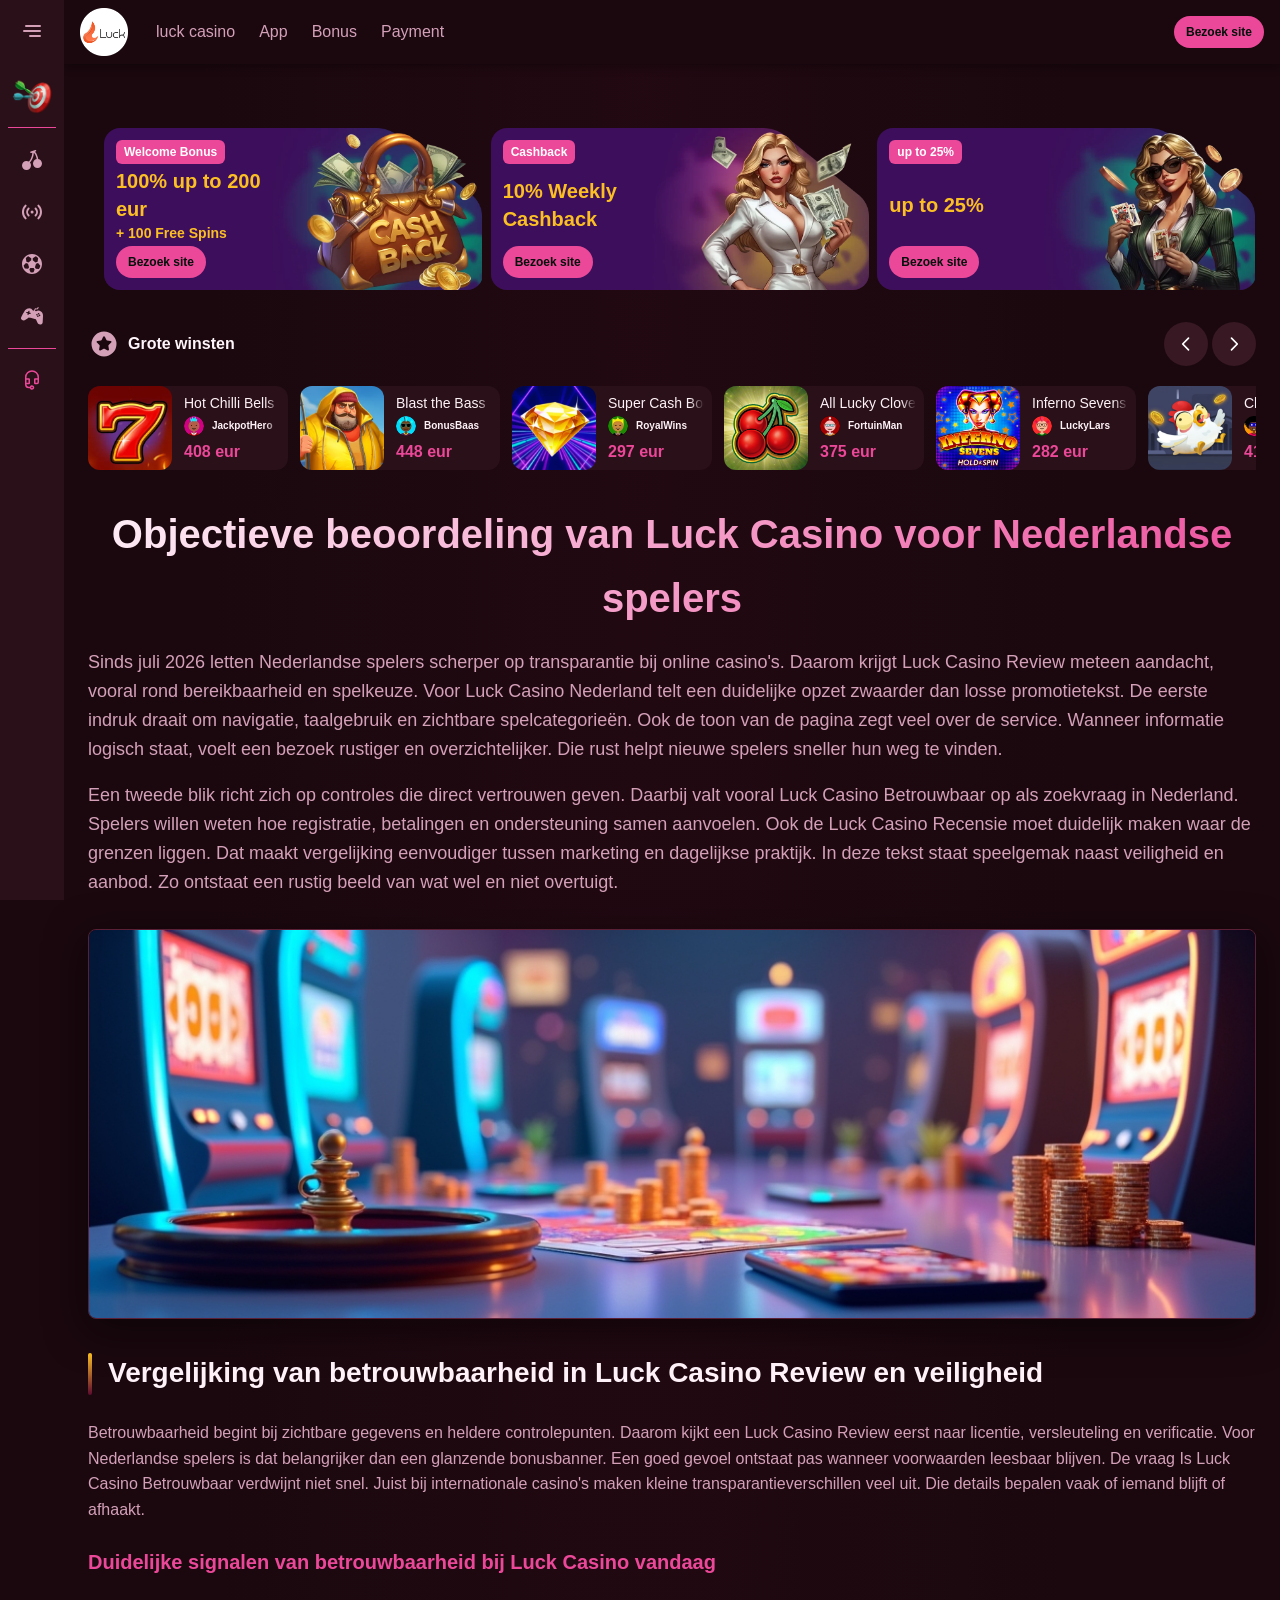
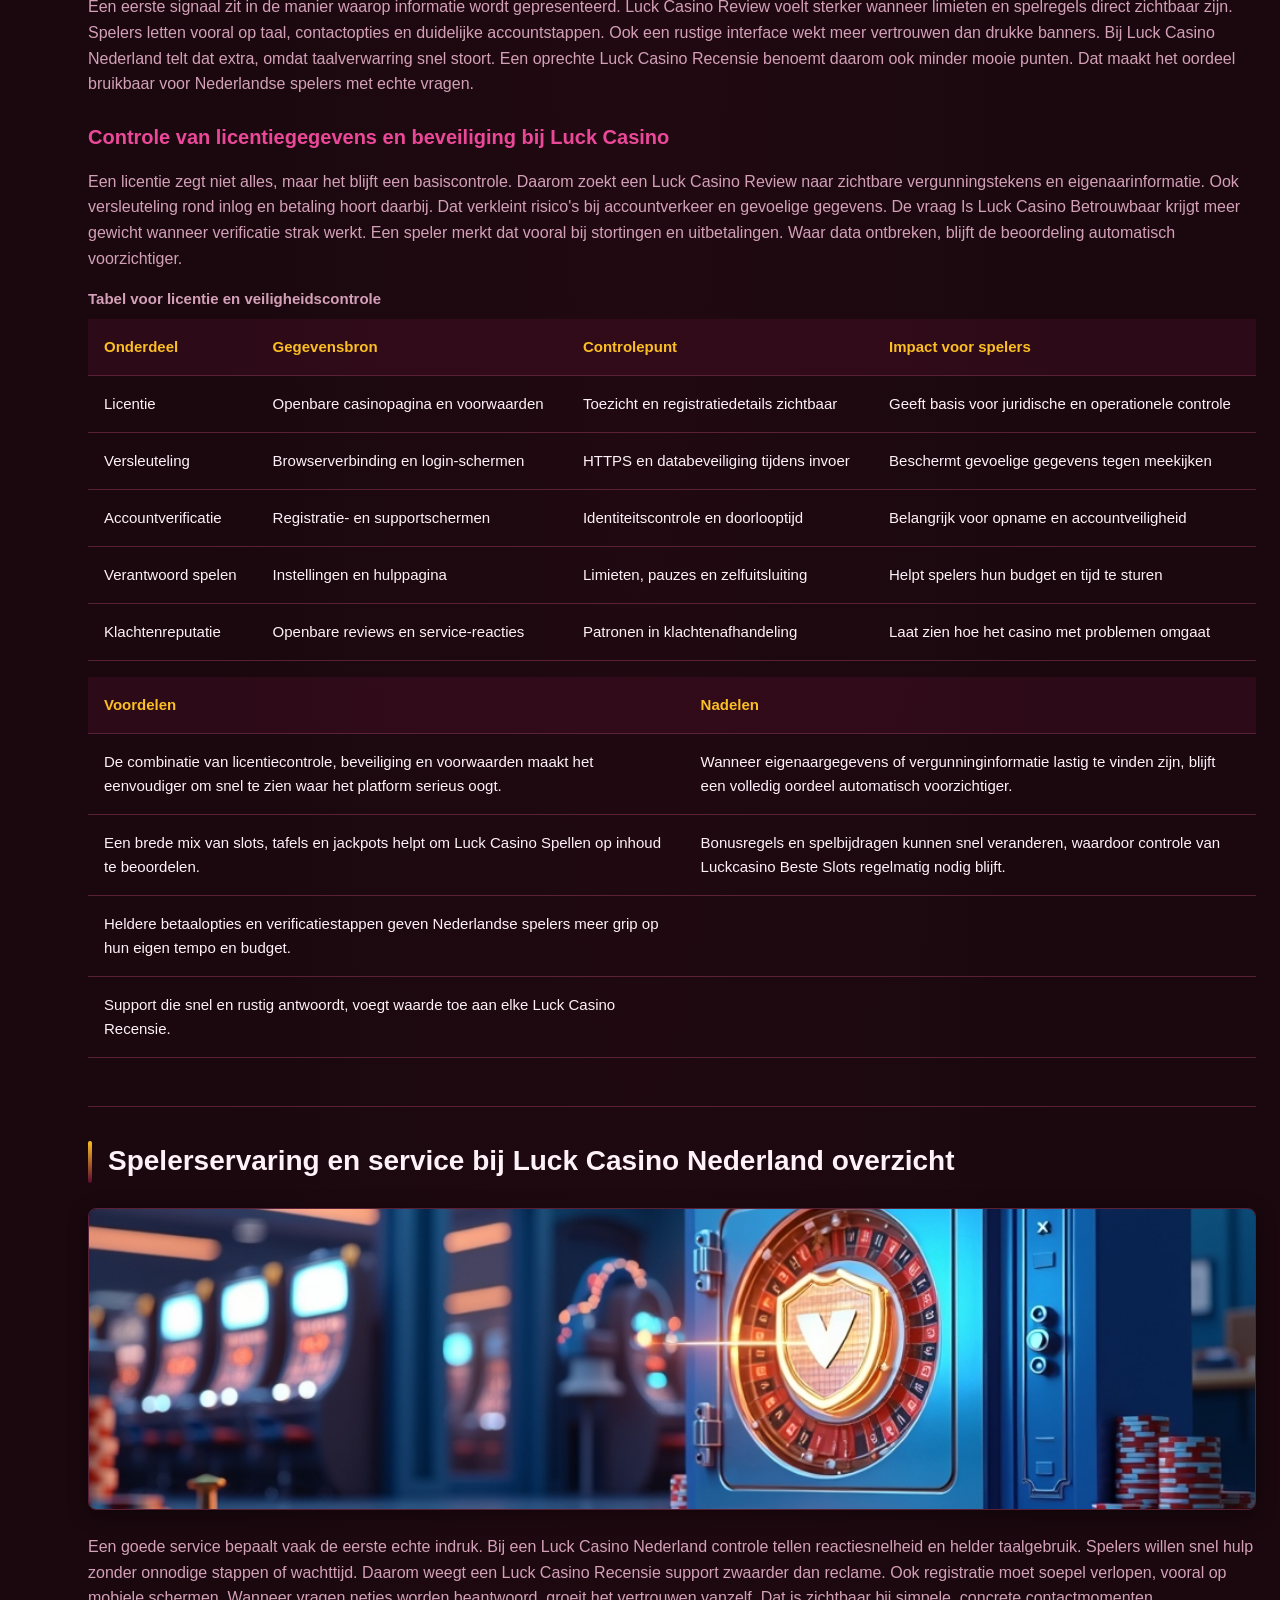
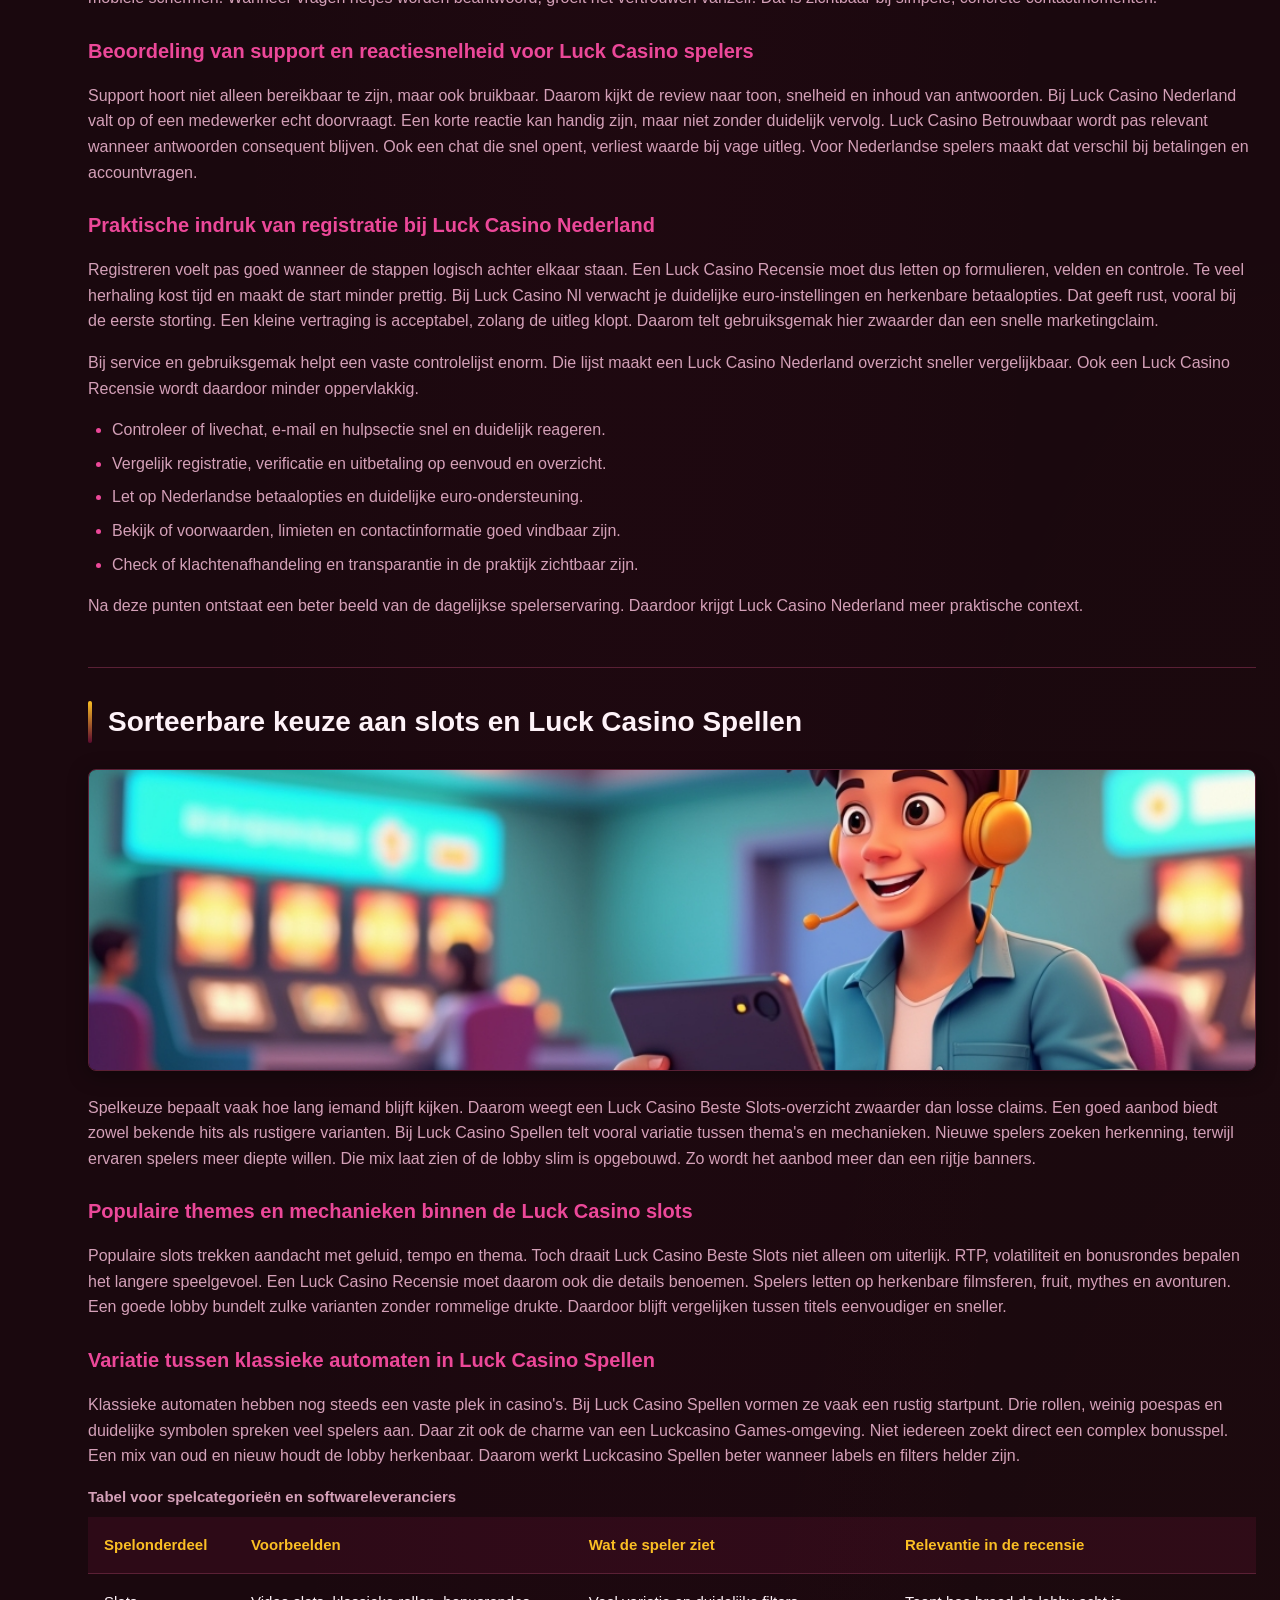
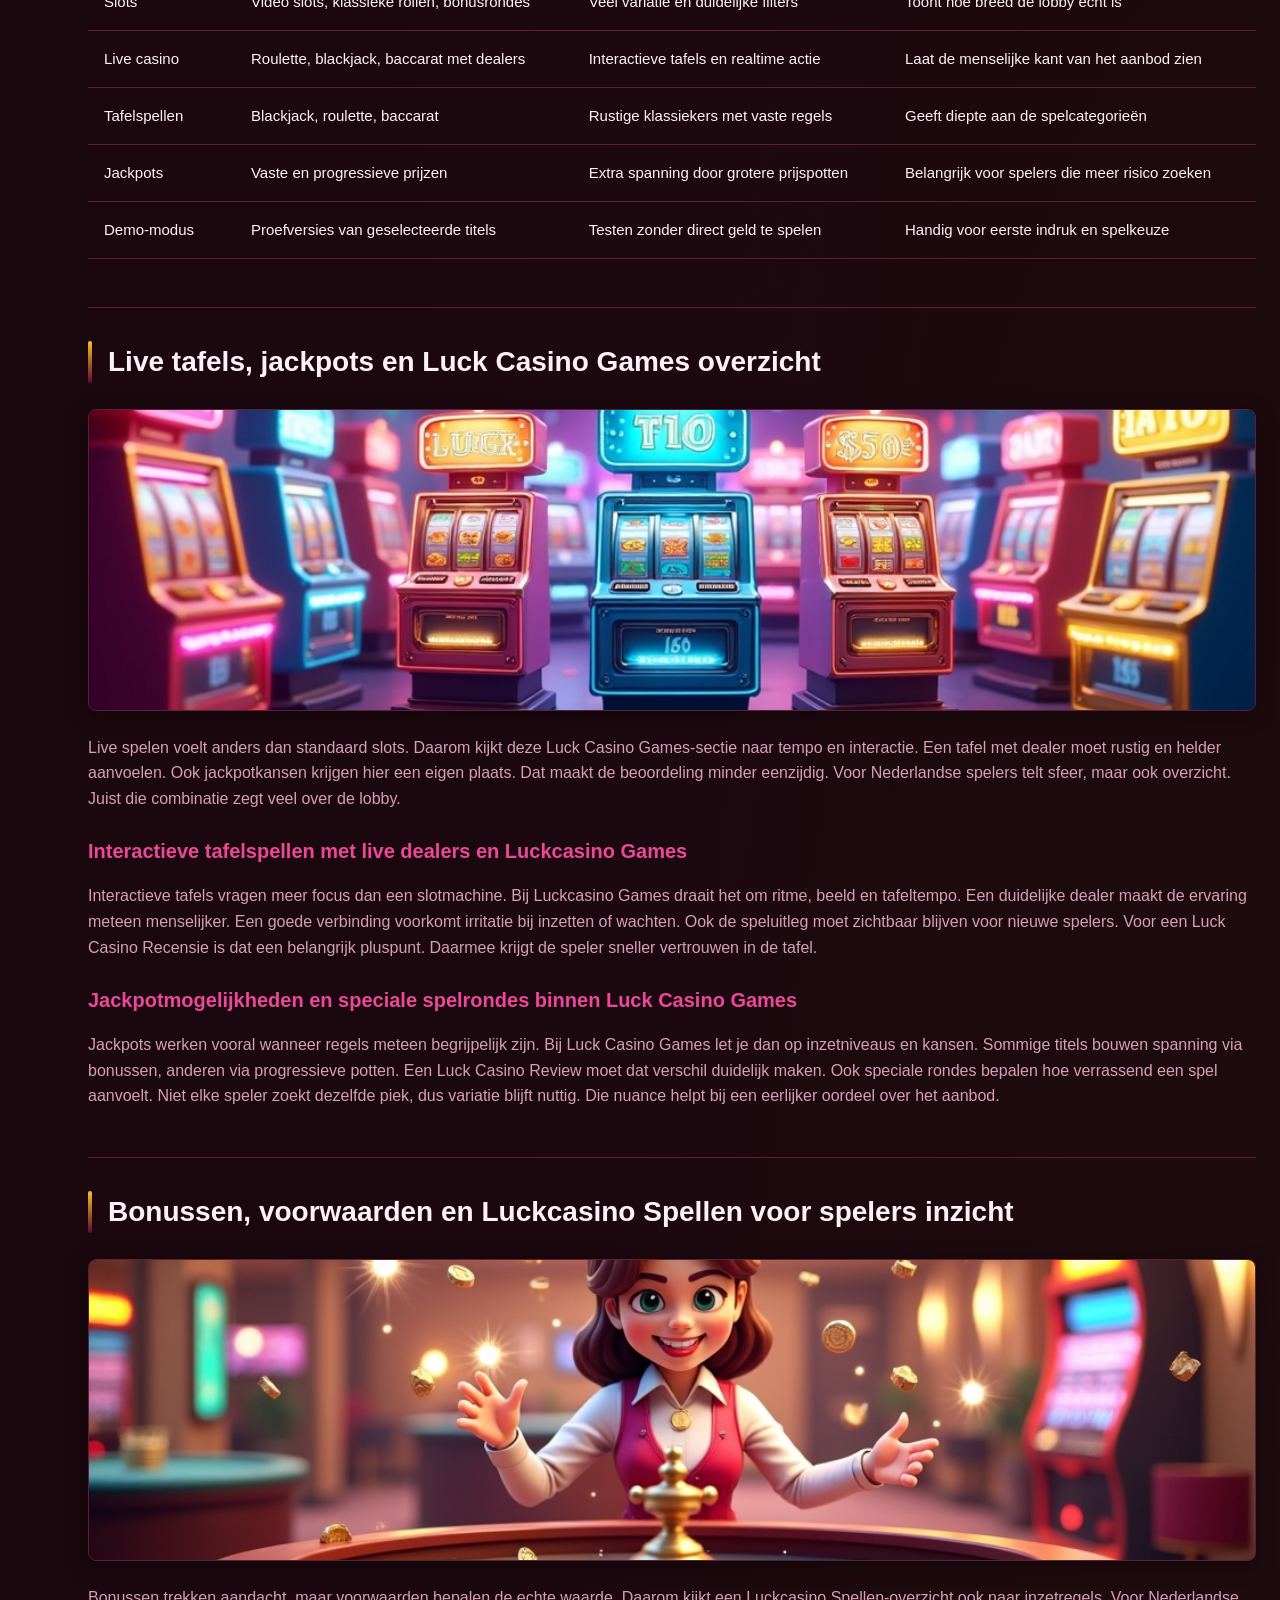
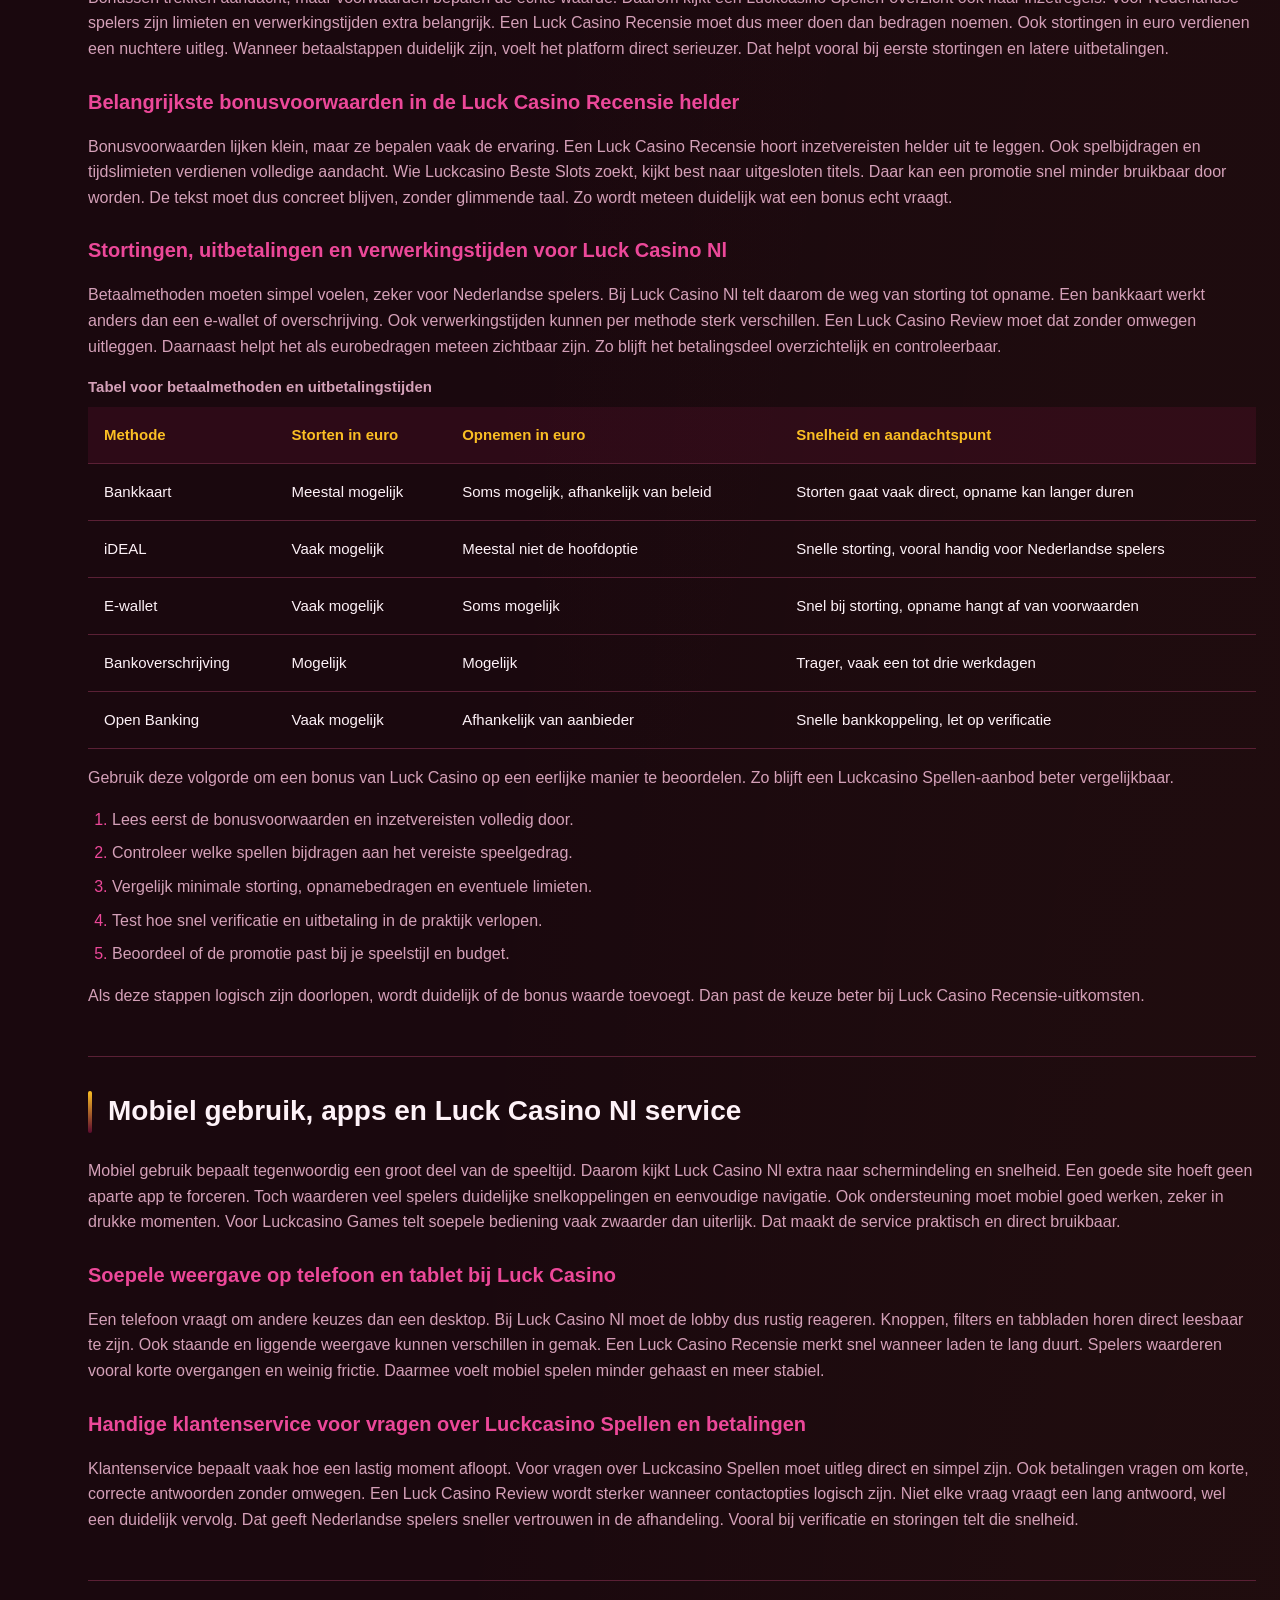
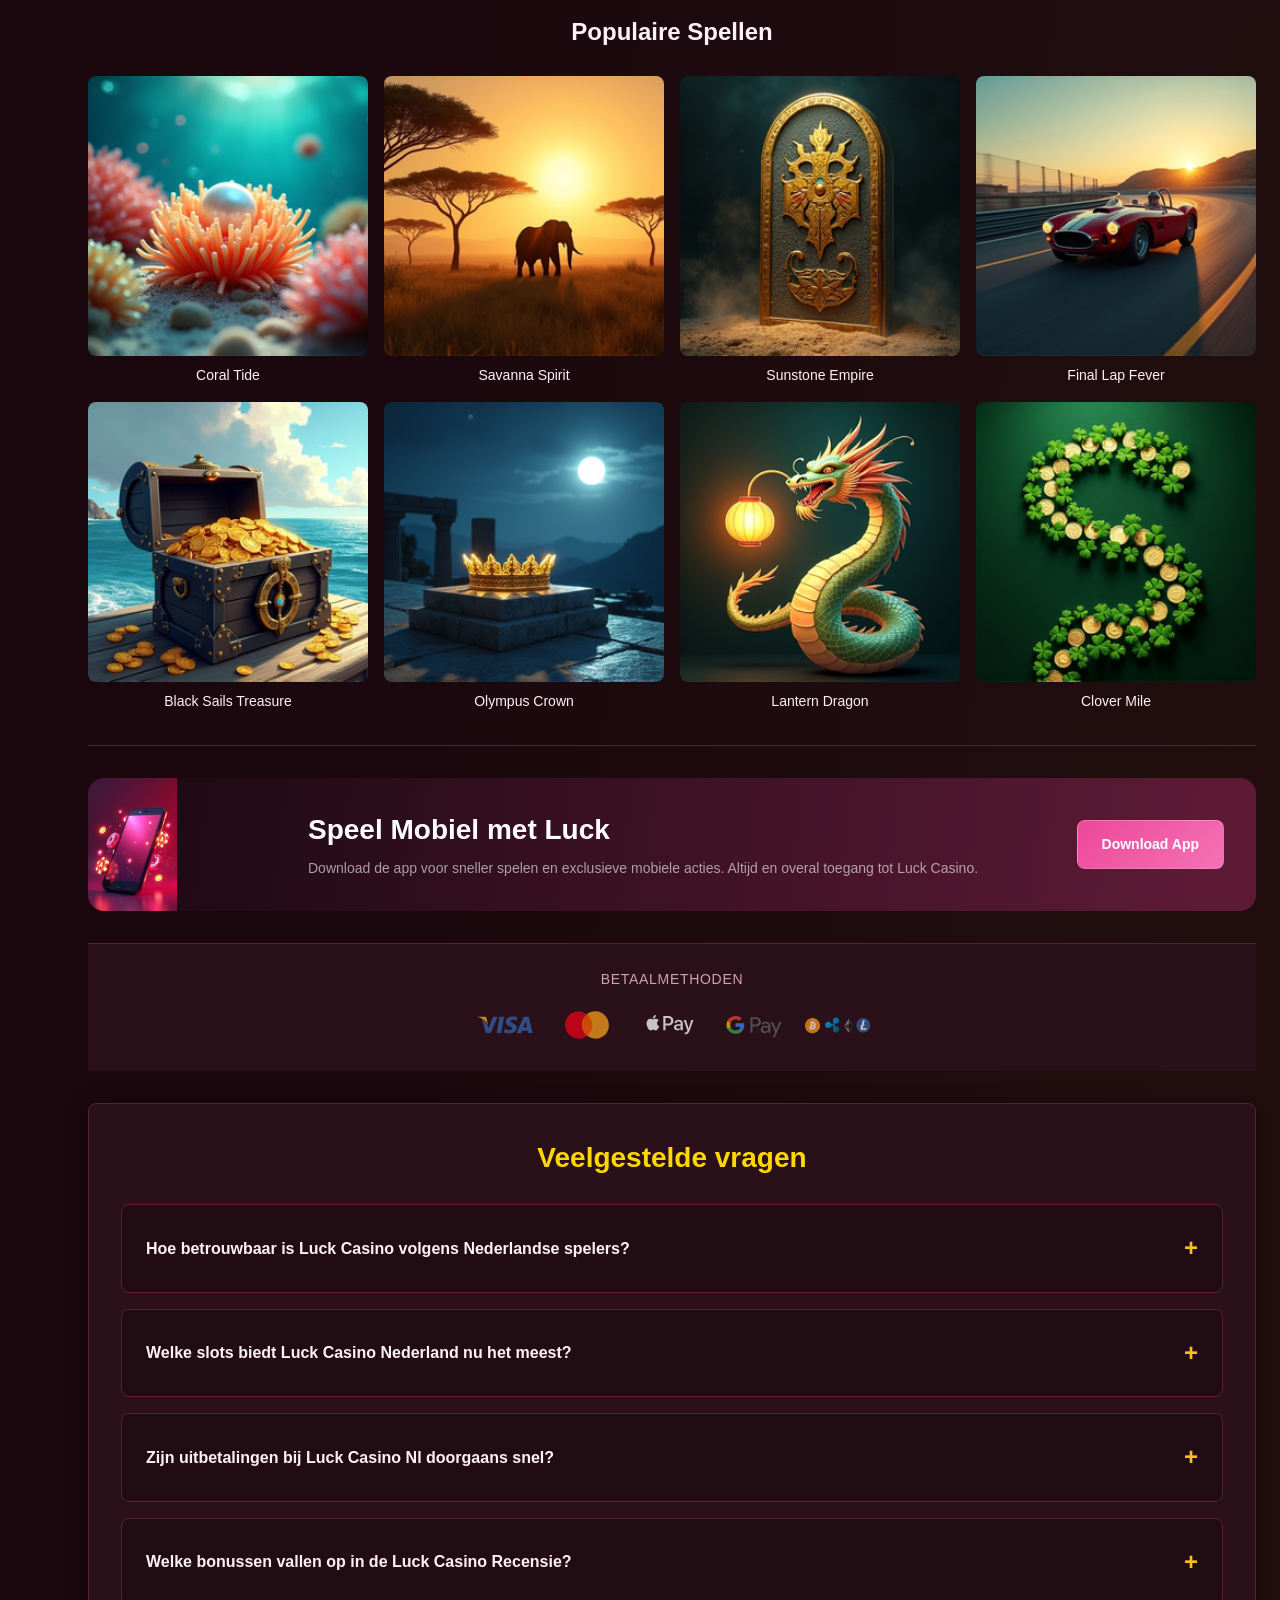
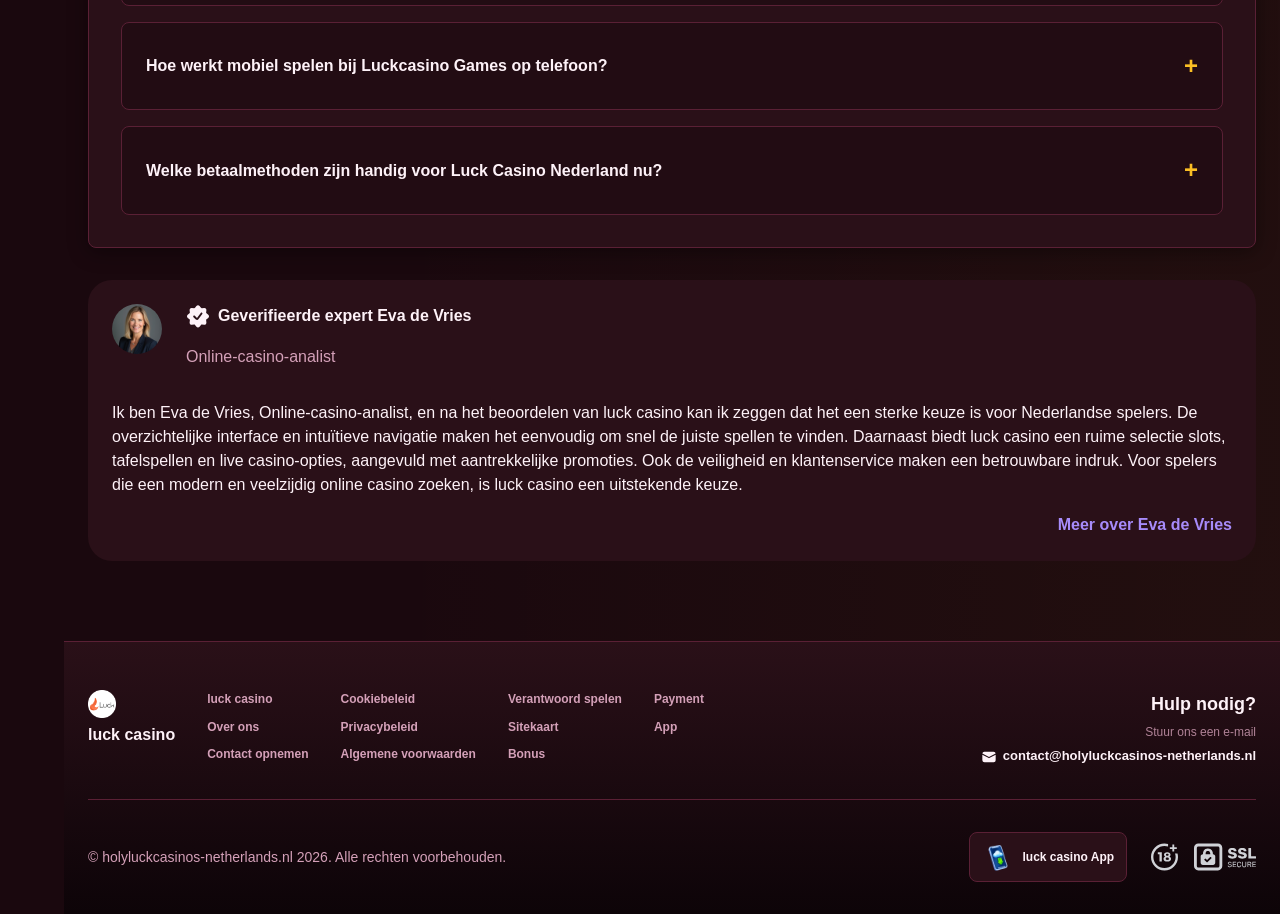
<file: index.html>
<!DOCTYPE html>
<html lang="nl">
<head>
    <meta charset="UTF-8">
    <meta name="viewport" content="width=device-width, initial-scale=1.0">
    <meta http-equiv="X-UA-Compatible" content="IE=edge">
    <meta name="robots" content="index, follow">
    <meta name="revisit-after" content="7 days">
    <title>Luck Casino - Betrouwbaar online casino voor spelers</title>
    <meta name="title" content="Luck Casino - Betrouwbaar online casino voor spelers">
    <meta name="description" content="Luck Casino 🎰 geeft Nederlandse spelers een heldere review van betrouwbaarheid, met Luck Casino Nederland voor slots en live tafels. Bekijk het nu.">
    <meta name="keywords" content="Luck Casino, Luck Casino Recensie, Luck Casino Spellen, Luck Casino Beste Slots, Luck Casino Nl, Luck Casino Games, Luck Casino Review, Luckcasino Games, Luck Casino Betrouwbaar, Luck Casino Nederland, Luckcasino Beste Slots, Luckcasino Spellen">

    <link rel="canonical" href="https://thefoxspijkenisse.nl/netherlands-nl/">

    <link rel="icon" type="image/png" sizes="32x32" href="/favicon-32x32.png">

    <meta property="og:title" content="Luck Casino - Betrouwbaar online casino voor spelers">
    <meta property="og:description" content="Luck Casino 🎰 geeft Nederlandse spelers een heldere review van betrouwbaarheid, met Luck Casino Nederland voor slots en live tafels. Bekijk het nu.">
    <meta property="og:type" content="website">
    <meta property="og:url" content="https://thefoxspijkenisse.nl/">
    <meta property="og:site_name" content="luck casino">
    <meta property="og:locale" content="nl">
    <meta property="og:image" content="https://thefoxspijkenisse.nl/images/logo.png">

    <meta name="twitter:card" content="summary">
    <meta name="twitter:title" content="Luck Casino - Betrouwbaar online casino voor spelers">
    <meta name="twitter:description" content="Luck Casino 🎰 geeft Nederlandse spelers een heldere review van betrouwbaarheid, met Luck Casino Nederland voor slots en live tafels. Bekijk het nu.">
    <meta name="twitter:url" content="https://thefoxspijkenisse.nl/">
    <meta name="twitter:image" content="https://thefoxspijkenisse.nl/images/logo.png">

    <link rel="stylesheet" href="/css/style.css">

    <link rel="stylesheet" href="/css/layout.css">

<link rel="alternate" hreflang="x-default" href="https://thefoxspijkenisse.nl/">
<link rel="alternate" hreflang="nl-NL" href="https://thefoxspijkenisse.nl/netherlands-nl/">
</head>
<body>
    <div class="nav-sidebar-a03a90d3 isFull" id="navSidebar">
        <div class="nav-sidebar-content-a03a90d3">
            <div class="nav-sidebar-wrapped-a03a90d3">
                <div class="nav-sidebar-header-a03a90d3">
                    <button class="nav-sidebar-header-toggle-a03a90d3" aria-label="Toggle menu">
                        <span class="nav-sidebar-header-wrap-a03a90d3">
                            <svg class="m-icon-a03a90d3">
                                <use xlink:href="/assets/icons/sidebar/sprites.svg#hamburger-r"/>
                            </svg>
                        </span>
                    </button>
                </div>
                <div class="nav-sidebar-wrapped-content-a03a90d3 hideScrollbar-a03a90d3">
                    <div class="divider-bottom-a03a90d3">
                        <div class="nav-card nav-sidebar-card--wrapped-a03a90d3">


                            <a href="/go" class="nav-card__button-a03a90d3"
                               title="Missies" rel="noindex nofollow">
                                <img src="/assets/icons/sidebar/missions.webp"
                                     alt="Missies Luck Casino Nederland"
                                     title="Missies Luck Casino Nederland"
                                     class="nav-card__img-a03a90d3">
                            </a>
                        </div>
                    </div>

                        <div class="nav-sidebar-wrapped-item-a03a90d3">
                            <a href="/go" title="Alle spellen"
                               class="nav-sidebar-icon-a03a90d3" rel="noindex nofollow">
                                <svg class="m-icon-a03a90d3">
                                    <use xlink:href="/assets/icons/sidebar/sprites.svg#all-games"/>
                                </svg>
                            </a>
                        </div>
                        <div class="nav-sidebar-wrapped-item-a03a90d3">
                            <a href="/go" title="Live"
                               class="nav-sidebar-icon-a03a90d3" rel="noindex nofollow">
                                <svg class="m-icon-a03a90d3">
                                    <use xlink:href="/assets/icons/sidebar/sprites.svg#live"/>
                                </svg>
                            </a>
                        </div>
                        <div class="nav-sidebar-wrapped-item-a03a90d3">
                            <a href="/go" title="Sport"
                               class="nav-sidebar-icon-a03a90d3" rel="noindex nofollow">
                                <svg class="m-icon-a03a90d3">
                                    <use xlink:href="/assets/icons/sidebar/sprites.svg#sport-soccer"/>
                                </svg>
                            </a>
                        </div>
                        <div class="nav-sidebar-wrapped-item-a03a90d3">
                            <a href="/go" title="Esports"
                               class="nav-sidebar-icon-a03a90d3" rel="noindex nofollow">
                                <svg class="m-icon-a03a90d3">
                                    <use xlink:href="/assets/icons/sidebar/sprites.svg#target-gamepad"/>
                                </svg>
                            </a>
                        </div>

                    <div class="divider-top-a03a90d3">
                        <a href="/go" title="Ondersteuning"
                           class="nav-sidebar-support-wrapped-a03a90d3 nav-sidebar-icon-a03a90d3" rel="noindex nofollow">
                            <svg class="m-icon-a03a90d3">
                                <use xlink:href="/assets/icons/sidebar/sprites.svg#support"/>
                            </svg>
                        </a>
                    </div>
                </div>
            </div>
        </div>
    </div>

    <div class="nav-sidebar-expanded-a03a90d3" id="navSidebarExpanded">
        <div class="nav-sidebar-header-a03a90d3">
            <button class="nav-sidebar-header-toggle-a03a90d3" aria-label="Close menu">
                <span class="nav-sidebar-header-wrap-a03a90d3">
                    <svg class="m-icon-a03a90d3">
                        <use xlink:href="/assets/icons/sidebar/sprites.svg#cross"/>
                    </svg>
                </span>
            </button>
                <a href="/" class="nav-logo-a03a90d3 nav-sidebar-header-logo-a03a90d3" title="luck casino">
                    <img src="/images/logo.png" alt="luck casino" title="luck casino">
                </a>
        </div>
        <div class="nav-sidebar-expanded-content-a03a90d3">
            <div class="nav-sidebar-expanded-scrollY-a03a90d3 hideScrollbar-a03a90d3 nav-sidebar-expanded--gap-a03a90d3">
                <div class="nav-sidebar-expanded-cards-a03a90d3">


                        <div class="nav-card nav-sidebar-card-a03a90d3">
                            <a href="/go" class="nav-card__button-a03a90d3"
                               title="Bonus" rel="noindex nofollow">
                                <img src="/assets/icons/sidebar/bonus.webp" alt="Bonus Luck Casino Nederland"
                                     title="Bonus Luck Casino Nederland" class="nav-card__img-a03a90d3">
                                <span class="nav-card__title-a03a90d3">Bonus</span>
                            </a>
                        </div>


                        <div class="nav-card nav-sidebar-card-a03a90d3">
                            <a href="/go" class="nav-card__button-a03a90d3"
                               title="Missies" rel="noindex nofollow">
                                <img src="/assets/icons/sidebar/missions.webp" alt="Missies Luck Casino Nederland"
                                     title="Missies Luck Casino Nederland" class="nav-card__img-a03a90d3">
                                <span class="nav-card__title-a03a90d3">Missies</span>
                            </a>
                        </div>

                    <div class="nav-sidebar-cards-grid-a03a90d3">


                            <div class="nav-card nav-sidebar-card-a03a90d3">
                                <a href="/go" class="nav-card__button-a03a90d3"
                                   title="Rad" rel="noindex nofollow">
                                    <img src="/assets/icons/sidebar/wheel.gif" alt="Rad Is Luck Casino Betrouwbaar"
                                         title="Rad Is Luck Casino Betrouwbaar" class="nav-card__img-a03a90d3">
                                    <span class="nav-card__title-a03a90d3">Rad</span>
                                </a>
                            </div>


                            <div class="nav-card nav-sidebar-card-a03a90d3">
                                <a href="/go" class="nav-card__button-a03a90d3"
                                   title="Loyaliteit" rel="noindex nofollow">
                                    <img src="/assets/icons/sidebar/loyalty.webp" alt="Loyaliteit Luck Casino Betrouwbaar"
                                         title="Loyaliteit Luck Casino Betrouwbaar" class="nav-card__img-a03a90d3">
                                    <span class="nav-card__title-a03a90d3">Loyaliteit</span>
                                </a>
                            </div>


                            <div class="nav-card nav-sidebar-card-a03a90d3">
                                <a href="/go" class="nav-card__button-a03a90d3"
                                   title="Cashback" rel="noindex nofollow">
                                    <img src="/assets/icons/sidebar/cashback.webp" alt="Cashback Luckcasino Games"
                                         title="Cashback Luckcasino Games" class="nav-card__img-a03a90d3">
                                    <span class="nav-card__title-a03a90d3">Cashback</span>
                                </a>
                            </div>


                            <div class="nav-card nav-sidebar-card-a03a90d3">
                                <a href="/go" class="nav-card__button-a03a90d3"
                                   title="VIP-club" rel="noindex nofollow">
                                    <img src="/assets/icons/sidebar/vipclub.webp" alt="VIP-club Luck Casino Nl"
                                         title="VIP-club Luck Casino Nl" class="nav-card__img-a03a90d3">
                                    <span class="nav-card__title-a03a90d3">VIP-club</span>
                                </a>
                            </div>


                            <div class="nav-card nav-sidebar-card-a03a90d3">
                                <a href="/go" class="nav-card__button-a03a90d3"
                                   title="Promoties" rel="noindex nofollow">
                                    <img src="/assets/icons/sidebar/promotions.webp" alt="Promoties Luck Casino Beste Slots"
                                         title="Promoties Luck Casino Beste Slots" class="nav-card__img-a03a90d3">
                                    <span class="nav-card__title-a03a90d3">Promoties</span>
                                </a>
                            </div>
                    </div>
                </div>

                <ul class="nav-sidebar-items-a03a90d3 nav-sidebar-expanded-items-a03a90d3">
                        <li class="nav-sidebar-items-item">
                            <a href="/go" class="nav-sidebar-items-dropdown"
                               title="Alle spellen" rel="noindex nofollow">
                                <div class="nav-sidebar-items-title-a03a90d3 nav-sidebar-items-title--light-a03a90d3">
                                    <div class="m-icon-container-a03a90d3 nav-sidebar-item-icon-a03a90d3">
                                        <svg class="m-icon-a03a90d3">
                                            <use xlink:href="/assets/icons/sidebar/sprites.svg#all-games"/>
                                        </svg>
                                    </div>
                                    <span>Alle spellen</span>
                                </div>
                            </a>
                        </li>
                        <li class="nav-sidebar-items-item">
                            <a href="/go" class="nav-sidebar-items-dropdown"
                               title="Live" rel="noindex nofollow">
                                <div class="nav-sidebar-items-title-a03a90d3 nav-sidebar-items-title--light-a03a90d3">
                                    <div class="m-icon-container-a03a90d3 nav-sidebar-item-icon-a03a90d3">
                                        <svg class="m-icon-a03a90d3">
                                            <use xlink:href="/assets/icons/sidebar/sprites.svg#live"/>
                                        </svg>
                                    </div>
                                    <span>Live</span>
                                </div>
                            </a>
                        </li>
                        <li class="nav-sidebar-items-item">
                            <a href="/go" class="nav-sidebar-items-dropdown"
                               title="Sport" rel="noindex nofollow">
                                <div class="nav-sidebar-items-title-a03a90d3 nav-sidebar-items-title--light-a03a90d3">
                                    <div class="m-icon-container-a03a90d3 nav-sidebar-item-icon-a03a90d3">
                                        <svg class="m-icon-a03a90d3">
                                            <use xlink:href="/assets/icons/sidebar/sprites.svg#sport-soccer"/>
                                        </svg>
                                    </div>
                                    <span>Sport</span>
                                </div>
                            </a>
                        </li>
                        <li class="nav-sidebar-items-item">
                            <a href="/go" class="nav-sidebar-items-dropdown"
                               title="Esports" rel="noindex nofollow">
                                <div class="nav-sidebar-items-title-a03a90d3 nav-sidebar-items-title--light-a03a90d3">
                                    <div class="m-icon-container-a03a90d3 nav-sidebar-item-icon-a03a90d3">
                                        <svg class="m-icon-a03a90d3">
                                            <use xlink:href="/assets/icons/sidebar/sprites.svg#target-gamepad"/>
                                        </svg>
                                    </div>
                                    <span>Esports</span>
                                </div>
                            </a>
                        </li>
                </ul>

                <ul class="nav-sidebar-items-a03a90d3 nav-sidebar-expanded-items-a03a90d3 flex-1-a03a90d3"></ul>

                <div class="nav-sidebar-expanded-support-a03a90d3">
                    <div class="nav-sidebar-expanded-support-help-a03a90d3">
                        <a href="/go" title="Ondersteuning"
                           class="m-button-a03a90d3 m-button--success-a03a90d3 m-button--m-a03a90d3 nav-sidebar-support-a03a90d3"
                           rel="noindex nofollow">
                            <div class="m-button-content-a03a90d3">
                                <svg class="m-icon-a03a90d3">
                                    <use xlink:href="/assets/icons/sidebar/sprites.svg#support"/>
                                </svg>
                                Ondersteuning
                            </div>
                        </a>
                    </div>
                </div>

                <div class="nav-sidebar-expanded-app-links-a03a90d3">
                    <a href="/go" class="footer-app-button-a03a90d3"
                       title="luck casino App" rel="noindex nofollow">
                        <img class="footer-app-button-image-a03a90d3"
                             alt="luck casino App"
                             title="luck casino App"
                             src="/assets/icons/mobile/app-button-icon.webp">
                        <div class="footer-app-button-text-a03a90d3">
                            <p class="m-text-a03a90d3 m-fs12-a03a90d3 m-fw700-a03a90d3 m-lh160-a03a90d3 footer-app-button-title-a03a90d3">luck casino App</p>
                            <p class="m-text-a03a90d3 m-fs10-a03a90d3 m-fw500-a03a90d3 m-lh160-a03a90d3 footer-app-button-description-a03a90d3"
                               style="color: #ffffff;">Installeer onze app</p>
                        </div>
                    </a>
                </div>
            </div>
        </div>
    </div>

    <div class="bottom-overlays-a03a90d3">
        <div class="bottom-action-buttons-a03a90d3 bottom-overlays__action-buttons-a03a90d3">
            <div class="bottom-communication-button-a03a90d3">
                <button class="m-button-a03a90d3 m-gradient-border m-button--secondary-a03a90d3 m-button--m-a03a90d3 scroll-top-btn-a03a90d3"
                        aria-label="Scroll to top" title="Scroll to top">
                    <div class="m-icon-container-a03a90d3">
                        <span class="scroll-top-arrow-a03a90d3">&uarr;</span>
                    </div>
                </button>
            </div>
        </div>

        <nav class="mobile-nav-a03a90d3" aria-label="Mobile navigation">
            <div class="mobile-nav-wrap-a03a90d3">
                <a href="/go" title="Alle spellen"
                   rel="noindex nofollow" target="_blank">
                    <div class="mobile-nav-item-a03a90d3">
                        <div class="mobile-nav-item__icon-wrap-a03a90d3">
                            <svg class="m-icon-a03a90d3 m-icon-loadable mobile-nav-item__icon-a03a90d3">
                                <use xlink:href="/assets/icons/sidebar/sprites.svg#all-games"/>
                            </svg>
                        </div>
                        <p class="m-text-a03a90d3 m-fs10-a03a90d3 m-fw600-a03a90d3 m-lh160-a03a90d3 m-text-center-a03a90d3 mobile-nav-item__text-a03a90d3">Alle spellen</p>
                    </div>
                </a>

                <a href="/go" title="Sport"
                   rel="noindex nofollow" target="_blank">
                    <div class="mobile-nav-item-a03a90d3">
                        <div class="mobile-nav-item__icon-wrap-a03a90d3">
                            <svg class="m-icon-a03a90d3 m-icon-loadable mobile-nav-item__icon-a03a90d3">
                                <use xlink:href="/assets/icons/sidebar/sprites.svg#sport-soccer"/>
                            </svg>
                        </div>
                        <p class="m-text-a03a90d3 m-fs10-a03a90d3 m-fw600-a03a90d3 m-lh160-a03a90d3 m-text-center-a03a90d3 mobile-nav-item__text-a03a90d3">Sport</p>
                    </div>
                </a>

                <div class="mobile-nav-item-a03a90d3">
                    <a href="/go"
                       class="m-button-a03a90d3 m-gradient-border m-button--primary-a03a90d3 m-button--m-a03a90d3 mobile-nav-item__icon-wrap-a03a90d3"
                       title="Bezoek site"
                       rel="noindex nofollow" target="_blank">
                        <div class="m-button-content-a03a90d3">
                            <svg class="m-icon-a03a90d3 m-icon-loadable mobile-nav-item__icon-a03a90d3">
                                <use xlink:href="/assets/icons/sidebar/sprites.svg#person"/>
                            </svg>
                        </div>
                    </a>
                    <p class="m-text-a03a90d3 m-fs10-a03a90d3 m-fw600-a03a90d3 m-lh160-a03a90d3 m-text-center-a03a90d3 mobile-nav-item__text-a03a90d3">Bezoek site</p>
                </div>

                <a href="/go" title="Bonus"
                   rel="noindex nofollow" target="_blank">
                    <div class="mobile-nav-item-a03a90d3">
                        <div class="mobile-nav-item__icon-wrap-a03a90d3">
                            <svg class="m-icon-a03a90d3 m-icon-loadable mobile-nav-item__icon-a03a90d3">
                                <use xlink:href="/assets/icons/sidebar/sprites.svg#gift"/>
                            </svg>
                        </div>
                        <p class="m-text-a03a90d3 m-fs10-a03a90d3 m-fw600-a03a90d3 m-lh160-a03a90d3 m-text-center-a03a90d3 mobile-nav-item__text-a03a90d3">Bonus</p>
                    </div>
                </a>

                <a href="/go" title="Missies"
                   rel="noindex nofollow" target="_blank">
                    <div class="mobile-nav-item-a03a90d3">
                        <div class="mobile-nav-item__icon-wrap-a03a90d3">
                            <svg class="m-icon-a03a90d3 m-icon-loadable mobile-nav-item__icon-a03a90d3">
                                <use xlink:href="/assets/icons/sidebar/sprites.svg#activities"/>
                            </svg>
                        </div>
                        <p class="m-text-a03a90d3 m-fs10-a03a90d3 m-fw600-a03a90d3 m-lh160-a03a90d3 m-text-center-a03a90d3 mobile-nav-item__text-a03a90d3">Missies</p>
                    </div>
                </a>
            </div>
        </nav>
    </div>


    <div class="site-wrapper-a03a90d3 with-sidebar-a03a90d3">
<nav class="main-nav-a03a90d3">
    <div class="main-nav-content-a03a90d3">
        <div class="main-nav-content-left-a03a90d3">
            <button class="main-nav-content-toggle-a03a90d3 nav-sidebar-header-toggle-a03a90d3" aria-label="Toggle menu" aria-expanded="false">
                <svg class="m-icon-a03a90d3 m-icon-loadable">
                    <use xlink:href="/assets/icons/sidebar/sprites.svg#hamburger"/>
                </svg>
            </button>

            <a href="/" class="nav-logo-a03a90d3 main-nav-logo-a03a90d3" title="luck casino">
                <img src="/images/logo.png" alt="luck casino" title="luck casino">
            </a>
        </div>

        <div class="main-nav-content-center-a03a90d3">
            <a href="/" class="nav-link-a03a90d3" title="luck casino">luck casino</a>
            <a href="/app/" class="nav-link-a03a90d3" title="App">App</a>
            <a href="/bonus/" class="nav-link-a03a90d3" title="Bonus">Bonus</a>
            <a href="/payment/" class="nav-link-a03a90d3" title="Payment">Payment</a>
        </div>

        <div class="main-nav-content-auth-a03a90d3">
            <a class="m-button-a03a90d3 m-gradient-border m-button--primary-a03a90d3 m-button--s-a03a90d3"
               href="/go" title="Bezoek site"
               rel="noindex nofollow" target="_blank">
                <div class="m-button-content-a03a90d3">Bezoek site</div>
            </a>
        </div>
    </div>
</nav>
        <main class="main-content-a03a90d3">
<article class="page-content-a03a90d3">
    <div class="container-a03a90d3">


<section class="lobby-banners-a03a90d3">
    <div class="lobby-slider-a03a90d3" style="--max-slide-width:auto;--bp-xxxl-plus:33.3333%;--slides-xxxl-plus:3;--bp-xxxl:33.3333%;--slides-xxxl:3;--bp-xxl:33.3333%;--slides-xxl:3;--bp-xl-2:33.3333%;--slides-xl-2:3;--bp-xl:100%;--slides-xl:1;--bp-l:100%;--slides-l:1;--bp-m:100%;--slides-m:1;--bp-s:100%;--slides-s:1;--bp-xs:100%;--slides-xs:1;--bp-xxs:100%;--slides-xxs:1;">
        <div class="lobby-slider__scroll-wrap-a03a90d3">
            <div class="lobby-slider__scroll-box-a03a90d3">
                <div class="lobby-slider__slide-a03a90d3">
                    <div class="lobby-slider__slide-content-a03a90d3">
                        <div class="lobby-banners__banner">
                            <div class="lobby-banner-a03a90d3">
                                <div class="lobby-banner-picture-a03a90d3 lobby-banner__image-a03a90d3">
                                    <picture class="banner-picture-a03a90d3">
                                        <img src="/assets/banners/playjonny.webp" alt="Welcome Bonus Luckcasino Spellen" title="Welcome Bonus Luckcasino Spellen" fetchpriority="high" loading="eager" decoding="async">
                                    </picture>
                                </div>
                                <div class="lobby-banner__content-a03a90d3">
                                    <div class="lobby-badge-a03a90d3 lobby-badge--secondary-a03a90d3 lobby-badge--m-a03a90d3">
                                        <div class="lobby-badge-content-a03a90d3">
                                            <div class="lobby-badge-text-a03a90d3">Welcome Bonus</div>
                                        </div>
                                    </div>
                                    <div class="lobby-banner__text-a03a90d3">
                                        <p class="lobby-banner-text-a03a90d3 lobby-banner-text--header-a03a90d3" style="color:var(--color-at400);">
                                            100% up to 200 eur
                                        </p>
                                        <p class="lobby-banner-text-a03a90d3 lobby-banner-text--body-a03a90d3" style="color:var(--color-at400);">
                                            + 100 Free Spins
                                        </p>
                                    </div>
                                    <a href="/go" rel="noindex nofollow" target="_blank" class="lobby-btn-a03a90d3 lobby-btn--primary-a03a90d3 lobby-btn--s-a03a90d3" title="Welcome Bonus Bezoek site">
                                        <div class="lobby-btn-content-a03a90d3">Bezoek site</div>
                                    </a>
                                </div>
                            </div>
                        </div>
                    </div>
                </div>
                <div class="lobby-slider__slide-a03a90d3">
                    <div class="lobby-slider__slide-content-a03a90d3">
                        <div class="lobby-banners__banner">
                            <div class="lobby-banner-a03a90d3">
                                <div class="lobby-banner-picture-a03a90d3 lobby-banner__image-a03a90d3">
                                    <picture class="banner-picture-a03a90d3">
                                        <img src="/assets/banners/play-jonny-casino.webp" alt="Cashback Luckcasino Games" title="Cashback Luckcasino Games" loading="lazy" fetchpriority="low" decoding="async">
                                    </picture>
                                </div>
                                <div class="lobby-banner__content-a03a90d3">
                                    <div class="lobby-badge-a03a90d3 lobby-badge--secondary-a03a90d3 lobby-badge--m-a03a90d3">
                                        <div class="lobby-badge-content-a03a90d3">
                                            <div class="lobby-badge-text-a03a90d3">Cashback</div>
                                        </div>
                                    </div>
                                    <div class="lobby-banner__text-a03a90d3">
                                        <p class="lobby-banner-text-a03a90d3 lobby-banner-text--header-a03a90d3" style="color:var(--color-at400);">
                                            10% Weekly Cashback
                                        </p>
                                    </div>
                                    <a href="/go" rel="noindex nofollow" target="_blank" class="lobby-btn-a03a90d3 lobby-btn--primary-a03a90d3 lobby-btn--s-a03a90d3" title="Cashback Bezoek site">
                                        <div class="lobby-btn-content-a03a90d3">Bezoek site</div>
                                    </a>
                                </div>
                            </div>
                        </div>
                    </div>
                </div>
                <div class="lobby-slider__slide-a03a90d3">
                    <div class="lobby-slider__slide-content-a03a90d3">
                        <div class="lobby-banners__banner">
                            <div class="lobby-banner-a03a90d3">
                                <div class="lobby-banner-picture-a03a90d3 lobby-banner__image-a03a90d3">
                                    <picture class="banner-picture-a03a90d3">
                                        <img src="/assets/banners/play-jonny.webp" alt="up to 25% Luckcasino Games" title="up to 25% Luckcasino Games" loading="lazy" fetchpriority="low" decoding="async">
                                    </picture>
                                </div>
                                <div class="lobby-banner__content-a03a90d3">
                                    <div class="lobby-badge-a03a90d3 lobby-badge--secondary-a03a90d3 lobby-badge--m-a03a90d3">
                                        <div class="lobby-badge-content-a03a90d3">
                                            <div class="lobby-badge-text-a03a90d3">up to 25%</div>
                                        </div>
                                    </div>
                                    <div class="lobby-banner__text-a03a90d3">
                                        <p class="lobby-banner-text-a03a90d3 lobby-banner-text--header-a03a90d3" style="color:var(--color-at400);">
                                            up to 25%
                                        </p>
                                    </div>
                                    <a href="/go" rel="noindex nofollow" target="_blank" class="lobby-btn-a03a90d3 lobby-btn--primary-a03a90d3 lobby-btn--s-a03a90d3" title="up to 25% Bezoek site">
                                        <div class="lobby-btn-content-a03a90d3">Bezoek site</div>
                                    </a>
                                </div>
                            </div>
                        </div>
                    </div>
                </div>
            </div>
        </div>
    </div>
</section>

<section class="recent-big-wins-section-a03a90d3">
    <div class="recent-big-wins-slider-a03a90d3"
         data-asset-pools='{"avatar_files": ["40x40.0.webp", "40x40.1.webp", "40x40.2.webp", "40x40.3.webp", "40x40.4.webp", "40x40.5.webp", "40x40.6.webp", "40x40.7.webp", "40x40.8.webp", "40x40.9.webp", "40x40.10.webp", "40x40.11.webp", "40x40.12.webp", "40x40.13.webp", "40x40.14.webp"], "currency": "eur", "game_icons": ["inout.webp", "penguinking.webp", "penguinking1.webp", "shadylady.oops.webp", "softswiss.1spin4win-LuckyFruitWins100_designed.webp", "softswiss.scatterkings-GoldLuckSizzlingSevens.webp", "softswiss.softswiss-AllLuckyClover100_designed.webp", "softswiss.softswiss-BurningChilliX_designed.webp", "softswiss.softswiss-HotChilliBells_designed.webp", "softswiss.webp", "spinomenal.SlotMachine_ZeusUnchainedHoldHit_designed.webp", "spinomenal.webp"], "game_names": ["Chicken Road", "Super Cash Boost: Hold \u0026 Win", "Break the Piggy Bank", "Oops", "Lucky Fruit Wins 100", "Inferno Sevens", "All Lucky Clovers 100", "Burning Chilli X", "Hot Chilli Bells", "Blast the Bass", "Zeus Unchained - Hold \u0026 Hit", "Queen Of Inferno"], "max_amount": 500, "min_amount": 50, "usernames": ["LuckyAceNL", "BigWin88", "SlotMaster", "JackpotHero", "Player777", "GeluksJager", "Winnaar2024", "CasinoKoning", "Lucky_Bingo", "SpinPro99", "VettePrijs", "ZinInWin", "JackpotNL", "GeldSchot", "TurboSlots7", "FortuinMan", "PrizeHunter", "RoyalWins", "WinstVanger", "LuckyLars", "MegaSpin24", "Kansrijk77", "VlotGewin", "StarCasino", "BonusBaas"]}'
         data-keywords='["Luck Casino", "Luck Casino Review", "Luck Casino Nederland", "Luck Casino Nl", "Luck Casino Recensie", "Luck Casino Betrouwbaar", "Is Luck Casino Betrouwbaar", "Luck Casino Beste Slots", "Luck Casino Spellen", "Luck Casino Games", "Luckcasino Beste Slots", "Luckcasino Spellen", "Luckcasino Games"]'
         data-auto-rotate="true"
         data-interval="3000"
         style="--perRow: 5; --duration: 0.6s; --perRowDefault: 5; --perRowMiddle: 4; --perRowMin: 3;">

        <!-- Header with title and controls -->
        <div class="recent-big-wins-header-a03a90d3">
            <div class="recent-big-wins-header__title-a03a90d3">
                <svg class="bw-icon-a03a90d3">
                    <use xlink:href="/assets/icons/sidebar/sprites.svg#big-wins"/>
                </svg>
                Grote winsten
            </div>
            <div class="recent-big-wins-header__control-a03a90d3">
                <div class="bw-prev-next-arrows-a03a90d3">
                    <button class="bw-arrow-btn-a03a90d3"
                            aria-label="Slide prev"
                            data-slider-action="prev">
                        <span class="bw-icon-container-a03a90d3">
                            <svg class="bw-icon-a03a90d3 bw-chevron-a03a90d3" style="transform: rotate(270deg);">
                                <use xlink:href="/assets/icons/sidebar/sprites.svg#chevron"/>
                            </svg>
                        </span>
                    </button>
                    <button class="bw-arrow-btn-a03a90d3"
                            aria-label="Slide next"
                            data-slider-action="next">
                        <span class="bw-icon-container-a03a90d3">
                            <svg class="bw-icon-a03a90d3 bw-chevron-a03a90d3" style="transform: rotate(90deg);">
                                <use xlink:href="/assets/icons/sidebar/sprites.svg#chevron"/>
                            </svg>
                        </span>
                    </button>
                </div>
            </div>
        </div>

        <!-- Slider container (populated dynamically by JS) -->
        <div class="recent-big-wins-slider__cards-a03a90d3" data-slider-cards>
        </div>
    </div>
</section>

        <header class="page-header-a03a90d3">
            <h1>Objectieve beoordeling van Luck Casino voor Nederlandse spelers</h1>
            <div class="intro-a03a90d3">
                <p>Sinds juli 2026 letten Nederlandse spelers scherper op transparantie bij online casino's. Daarom krijgt Luck Casino Review meteen aandacht, vooral rond bereikbaarheid en spelkeuze. Voor Luck Casino Nederland telt een duidelijke opzet zwaarder dan losse promotietekst. De eerste indruk draait om navigatie, taalgebruik en zichtbare spelcategorieën. Ook de toon van de pagina zegt veel over de service. Wanneer informatie logisch staat, voelt een bezoek rustiger en overzichtelijker. Die rust helpt nieuwe spelers sneller hun weg te vinden.</p>
                <p>Een tweede blik richt zich op controles die direct vertrouwen geven. Daarbij valt vooral Luck Casino Betrouwbaar op als zoekvraag in Nederland. Spelers willen weten hoe registratie, betalingen en ondersteuning samen aanvoelen. Ook de Luck Casino Recensie moet duidelijk maken waar de grenzen liggen. Dat maakt vergelijking eenvoudiger tussen marketing en dagelijkse praktijk. In deze tekst staat speelgemak naast veiligheid en aanbod. Zo ontstaat een rustig beeld van wat wel en niet overtuigt.</p>
            </div>
        </header>


        <div class="hero-image-a03a90d3">
            <img src="/images/objectieve_beoordeling_luck_casino.png" alt="Luck Casino Review" title="Luck Casino Review" loading="lazy">
        </div>


        <section class="content-section-a03a90d3 card-a03a90d3">
            <h2 id="toc-s0">Vergelijking van betrouwbaarheid in Luck Casino Review en veiligheid</h2>


            <p>Betrouwbaarheid begint bij zichtbare gegevens en heldere controlepunten. Daarom kijkt een Luck Casino Review eerst naar licentie, versleuteling en verificatie. Voor Nederlandse spelers is dat belangrijker dan een glanzende bonusbanner. Een goed gevoel ontstaat pas wanneer voorwaarden leesbaar blijven. De vraag Is Luck Casino Betrouwbaar verdwijnt niet snel. Juist bij internationale casino's maken kleine transparantieverschillen veel uit. Die details bepalen vaak of iemand blijft of afhaakt.</p>

                
        <h3 id="toc-s0-b0">Duidelijke signalen van betrouwbaarheid bij Luck Casino vandaag</h3>
            <p>Een eerste signaal zit in de manier waarop informatie wordt gepresenteerd. Luck Casino Review voelt sterker wanneer limieten en spelregels direct zichtbaar zijn. Spelers letten vooral op taal, contactopties en duidelijke accountstappen. Ook een rustige interface wekt meer vertrouwen dan drukke banners. Bij Luck Casino Nederland telt dat extra, omdat taalverwarring snel stoort. Een oprechte Luck Casino Recensie benoemt daarom ook minder mooie punten. Dat maakt het oordeel bruikbaar voor Nederlandse spelers met echte vragen.</p>



                
        <h3 id="toc-s0-b1">Controle van licentiegegevens en beveiliging bij Luck Casino</h3>
            <p>Een licentie zegt niet alles, maar het blijft een basiscontrole. Daarom zoekt een Luck Casino Review naar zichtbare vergunningstekens en eigenaarinformatie. Ook versleuteling rond inlog en betaling hoort daarbij. Dat verkleint risico's bij accountverkeer en gevoelige gegevens. De vraag Is Luck Casino Betrouwbaar krijgt meer gewicht wanneer verificatie strak werkt. Een speler merkt dat vooral bij stortingen en uitbetalingen. Waar data ontbreken, blijft de beoordeling automatisch voorzichtiger.</p>



                
        <div class="table-wrapper-a03a90d3">
            <table class="content-table-a03a90d3">
                <caption>Tabel voor licentie en veiligheidscontrole</caption>

                <thead>
                    <tr>
                            <th>Onderdeel</th>
                            <th>Gegevensbron</th>
                            <th>Controlepunt</th>
                            <th>Impact voor spelers</th>
                    </tr>
                </thead>

                <tbody>
                        <tr>
                                <td>Licentie</td>
                                <td>Openbare casinopagina en voorwaarden</td>
                                <td>Toezicht en registratiedetails zichtbaar</td>
                                <td>Geeft basis voor juridische en operationele controle</td>
                        </tr>
                        <tr>
                                <td>Versleuteling</td>
                                <td>Browserverbinding en login-schermen</td>
                                <td>HTTPS en databeveiliging tijdens invoer</td>
                                <td>Beschermt gevoelige gegevens tegen meekijken</td>
                        </tr>
                        <tr>
                                <td>Accountverificatie</td>
                                <td>Registratie- en supportschermen</td>
                                <td>Identiteitscontrole en doorlooptijd</td>
                                <td>Belangrijk voor opname en accountveiligheid</td>
                        </tr>
                        <tr>
                                <td>Verantwoord spelen</td>
                                <td>Instellingen en hulppagina</td>
                                <td>Limieten, pauzes en zelfuitsluiting</td>
                                <td>Helpt spelers hun budget en tijd te sturen</td>
                        </tr>
                        <tr>
                                <td>Klachtenreputatie</td>
                                <td>Openbare reviews en service-reacties</td>
                                <td>Patronen in klachtenafhandeling</td>
                                <td>Laat zien hoe het casino met problemen omgaat</td>
                        </tr>
                </tbody>
            </table>
        </div>



                
        <div class="table-wrapper-a03a90d3">
            <table class="content-table-a03a90d3">
                <thead>
                    <tr>
                        <th>Voordelen</th>
                        <th>Nadelen</th>
                    </tr>
                </thead>
                <tbody>
                        <tr>
                            <td>De combinatie van licentiecontrole, beveiliging en voorwaarden maakt het eenvoudiger om snel te zien waar het platform serieus oogt.</td>
                            <td>Wanneer eigenaargegevens of vergunninginformatie lastig te vinden zijn, blijft een volledig oordeel automatisch voorzichtiger.</td>
                        </tr>
                        <tr>
                            <td>Een brede mix van slots, tafels en jackpots helpt om Luck Casino Spellen op inhoud te beoordelen.</td>
                            <td>Bonusregels en spelbijdragen kunnen snel veranderen, waardoor controle van Luckcasino Beste Slots regelmatig nodig blijft.</td>
                        </tr>
                        <tr>
                            <td>Heldere betaalopties en verificatiestappen geven Nederlandse spelers meer grip op hun eigen tempo en budget.</td>
                            <td></td>
                        </tr>
                        <tr>
                            <td>Support die snel en rustig antwoordt, voegt waarde toe aan elke Luck Casino Recensie.</td>
                            <td></td>
                        </tr>
                </tbody>
            </table>
        </div>



        </section>
        <section class="content-section-a03a90d3 card-a03a90d3">
            <h2 id="toc-s1">Spelerservaring en service bij Luck Casino Nederland overzicht</h2>

            <div class="section-image-a03a90d3">
                <img src="/images/betrouwbaarheid_veiligheid_luck_casino.png" alt="Luck Casino Betrouwbaar" title="Luck Casino Betrouwbaar" loading="lazy">
            </div>

            <p>Een goede service bepaalt vaak de eerste echte indruk. Bij een Luck Casino Nederland controle tellen reactiesnelheid en helder taalgebruik. Spelers willen snel hulp zonder onnodige stappen of wachttijd. Daarom weegt een Luck Casino Recensie support zwaarder dan reclame. Ook registratie moet soepel verlopen, vooral op mobiele schermen. Wanneer vragen netjes worden beantwoord, groeit het vertrouwen vanzelf. Dat is zichtbaar bij simpele, concrete contactmomenten.</p>

                
        <h3 id="toc-s1-b0">Beoordeling van support en reactiesnelheid voor Luck Casino spelers</h3>
            <p>Support hoort niet alleen bereikbaar te zijn, maar ook bruikbaar. Daarom kijkt de review naar toon, snelheid en inhoud van antwoorden. Bij Luck Casino Nederland valt op of een medewerker echt doorvraagt. Een korte reactie kan handig zijn, maar niet zonder duidelijk vervolg. Luck Casino Betrouwbaar wordt pas relevant wanneer antwoorden consequent blijven. Ook een chat die snel opent, verliest waarde bij vage uitleg. Voor Nederlandse spelers maakt dat verschil bij betalingen en accountvragen.</p>



                
        <h3 id="toc-s1-b1">Praktische indruk van registratie bij Luck Casino Nederland</h3>
            <p>Registreren voelt pas goed wanneer de stappen logisch achter elkaar staan. Een Luck Casino Recensie moet dus letten op formulieren, velden en controle. Te veel herhaling kost tijd en maakt de start minder prettig. Bij Luck Casino Nl verwacht je duidelijke euro-instellingen en herkenbare betaalopties. Dat geeft rust, vooral bij de eerste storting. Een kleine vertraging is acceptabel, zolang de uitleg klopt. Daarom telt gebruiksgemak hier zwaarder dan een snelle marketingclaim.</p>



                
        <p>Bij service en gebruiksgemak helpt een vaste controlelijst enorm. Die lijst maakt een Luck Casino Nederland overzicht sneller vergelijkbaar. Ook een Luck Casino Recensie wordt daardoor minder oppervlakkig.</p>
        <ul class="content-list-a03a90d3">
                <li>Controleer of livechat, e-mail en hulpsectie snel en duidelijk reageren.</li>
                <li>Vergelijk registratie, verificatie en uitbetaling op eenvoud en overzicht.</li>
                <li>Let op Nederlandse betaalopties en duidelijke euro-ondersteuning.</li>
                <li>Bekijk of voorwaarden, limieten en contactinformatie goed vindbaar zijn.</li>
                <li>Check of klachtenafhandeling en transparantie in de praktijk zichtbaar zijn.</li>
        </ul>
        <p>Na deze punten ontstaat een beter beeld van de dagelijkse spelerservaring. Daardoor krijgt Luck Casino Nederland meer praktische context.</p>



        </section>
        <section class="content-section-a03a90d3 card-a03a90d3">
            <h2 id="toc-s2">Sorteerbare keuze aan slots en Luck Casino Spellen</h2>

            <div class="section-image-a03a90d3">
                <img src="/images/spelerservaring_service_luck_casino_nederland.png" alt="Luck Casino Nederland" title="Luck Casino Nederland" loading="lazy">
            </div>

            <p>Spelkeuze bepaalt vaak hoe lang iemand blijft kijken. Daarom weegt een Luck Casino Beste Slots-overzicht zwaarder dan losse claims. Een goed aanbod biedt zowel bekende hits als rustigere varianten. Bij Luck Casino Spellen telt vooral variatie tussen thema's en mechanieken. Nieuwe spelers zoeken herkenning, terwijl ervaren spelers meer diepte willen. Die mix laat zien of de lobby slim is opgebouwd. Zo wordt het aanbod meer dan een rijtje banners.</p>

                
        <h3 id="toc-s2-b0">Populaire themes en mechanieken binnen de Luck Casino slots</h3>
            <p>Populaire slots trekken aandacht met geluid, tempo en thema. Toch draait Luck Casino Beste Slots niet alleen om uiterlijk. RTP, volatiliteit en bonusrondes bepalen het langere speelgevoel. Een Luck Casino Recensie moet daarom ook die details benoemen. Spelers letten op herkenbare filmsferen, fruit, mythes en avonturen. Een goede lobby bundelt zulke varianten zonder rommelige drukte. Daardoor blijft vergelijken tussen titels eenvoudiger en sneller.</p>



                
        <h3 id="toc-s2-b1">Variatie tussen klassieke automaten in Luck Casino Spellen</h3>
            <p>Klassieke automaten hebben nog steeds een vaste plek in casino's. Bij Luck Casino Spellen vormen ze vaak een rustig startpunt. Drie rollen, weinig poespas en duidelijke symbolen spreken veel spelers aan. Daar zit ook de charme van een Luckcasino Games-omgeving. Niet iedereen zoekt direct een complex bonusspel. Een mix van oud en nieuw houdt de lobby herkenbaar. Daarom werkt Luckcasino Spellen beter wanneer labels en filters helder zijn.</p>



                
        <div class="table-wrapper-a03a90d3">
            <table class="content-table-a03a90d3">
                <caption>Tabel voor spelcategorieën en softwareleveranciers</caption>

                <thead>
                    <tr>
                            <th>Spelonderdeel</th>
                            <th>Voorbeelden</th>
                            <th>Wat de speler ziet</th>
                            <th>Relevantie in de recensie</th>
                    </tr>
                </thead>

                <tbody>
                        <tr>
                                <td>Slots</td>
                                <td>Video slots, klassieke rollen, bonusrondes</td>
                                <td>Veel variatie en duidelijke filters</td>
                                <td>Toont hoe breed de lobby echt is</td>
                        </tr>
                        <tr>
                                <td>Live casino</td>
                                <td>Roulette, blackjack, baccarat met dealers</td>
                                <td>Interactieve tafels en realtime actie</td>
                                <td>Laat de menselijke kant van het aanbod zien</td>
                        </tr>
                        <tr>
                                <td>Tafelspellen</td>
                                <td>Blackjack, roulette, baccarat</td>
                                <td>Rustige klassiekers met vaste regels</td>
                                <td>Geeft diepte aan de spelcategorieën</td>
                        </tr>
                        <tr>
                                <td>Jackpots</td>
                                <td>Vaste en progressieve prijzen</td>
                                <td>Extra spanning door grotere prijspotten</td>
                                <td>Belangrijk voor spelers die meer risico zoeken</td>
                        </tr>
                        <tr>
                                <td>Demo-modus</td>
                                <td>Proefversies van geselecteerde titels</td>
                                <td>Testen zonder direct geld te spelen</td>
                                <td>Handig voor eerste indruk en spelkeuze</td>
                        </tr>
                </tbody>
            </table>
        </div>



        </section>
        <section class="content-section-a03a90d3 card-a03a90d3">
            <h2 id="toc-s3">Live tafels, jackpots en Luck Casino Games overzicht</h2>

            <div class="section-image-a03a90d3">
                <img src="/images/slots_en_spellen_overzicht_luck_casino.png" alt="Luck Casino Beste Slots" title="Luck Casino Beste Slots" loading="lazy">
            </div>

            <p>Live spelen voelt anders dan standaard slots. Daarom kijkt deze Luck Casino Games-sectie naar tempo en interactie. Een tafel met dealer moet rustig en helder aanvoelen. Ook jackpotkansen krijgen hier een eigen plaats. Dat maakt de beoordeling minder eenzijdig. Voor Nederlandse spelers telt sfeer, maar ook overzicht. Juist die combinatie zegt veel over de lobby.</p>

                
        <h3 id="toc-s3-b0">Interactieve tafelspellen met live dealers en Luckcasino Games</h3>
            <p>Interactieve tafels vragen meer focus dan een slotmachine. Bij Luckcasino Games draait het om ritme, beeld en tafeltempo. Een duidelijke dealer maakt de ervaring meteen menselijker. Een goede verbinding voorkomt irritatie bij inzetten of wachten. Ook de speluitleg moet zichtbaar blijven voor nieuwe spelers. Voor een Luck Casino Recensie is dat een belangrijk pluspunt. Daarmee krijgt de speler sneller vertrouwen in de tafel.</p>



                
        <h3 id="toc-s3-b1">Jackpotmogelijkheden en speciale spelrondes binnen Luck Casino Games</h3>
            <p>Jackpots werken vooral wanneer regels meteen begrijpelijk zijn. Bij Luck Casino Games let je dan op inzetniveaus en kansen. Sommige titels bouwen spanning via bonussen, anderen via progressieve potten. Een Luck Casino Review moet dat verschil duidelijk maken. Ook speciale rondes bepalen hoe verrassend een spel aanvoelt. Niet elke speler zoekt dezelfde piek, dus variatie blijft nuttig. Die nuance helpt bij een eerlijker oordeel over het aanbod.</p>



        </section>
        <section class="content-section-a03a90d3 card-a03a90d3">
            <h2 id="toc-s4">Bonussen, voorwaarden en Luckcasino Spellen voor spelers inzicht</h2>

            <div class="section-image-a03a90d3">
                <img src="/images/live_tafels_jackpots_luck_casino_games.png" alt="Luck Casino Games" title="Luck Casino Games" loading="lazy">
            </div>

            <p>Bonussen trekken aandacht, maar voorwaarden bepalen de echte waarde. Daarom kijkt een Luckcasino Spellen-overzicht ook naar inzetregels. Voor Nederlandse spelers zijn limieten en verwerkingstijden extra belangrijk. Een Luck Casino Recensie moet dus meer doen dan bedragen noemen. Ook stortingen in euro verdienen een nuchtere uitleg. Wanneer betaalstappen duidelijk zijn, voelt het platform direct serieuzer. Dat helpt vooral bij eerste stortingen en latere uitbetalingen.</p>

                
        <h3 id="toc-s4-b0">Belangrijkste bonusvoorwaarden in de Luck Casino Recensie helder</h3>
            <p>Bonusvoorwaarden lijken klein, maar ze bepalen vaak de ervaring. Een Luck Casino Recensie hoort inzetvereisten helder uit te leggen. Ook spelbijdragen en tijdslimieten verdienen volledige aandacht. Wie Luckcasino Beste Slots zoekt, kijkt best naar uitgesloten titels. Daar kan een promotie snel minder bruikbaar door worden. De tekst moet dus concreet blijven, zonder glimmende taal. Zo wordt meteen duidelijk wat een bonus echt vraagt.</p>



                
        <h3 id="toc-s4-b1">Stortingen, uitbetalingen en verwerkingstijden voor Luck Casino Nl</h3>
            <p>Betaalmethoden moeten simpel voelen, zeker voor Nederlandse spelers. Bij Luck Casino Nl telt daarom de weg van storting tot opname. Een bankkaart werkt anders dan een e-wallet of overschrijving. Ook verwerkingstijden kunnen per methode sterk verschillen. Een Luck Casino Review moet dat zonder omwegen uitleggen. Daarnaast helpt het als eurobedragen meteen zichtbaar zijn. Zo blijft het betalingsdeel overzichtelijk en controleerbaar.</p>



                
        <div class="table-wrapper-a03a90d3">
            <table class="content-table-a03a90d3">
                <caption>Tabel voor betaalmethoden en uitbetalingstijden</caption>

                <thead>
                    <tr>
                            <th>Methode</th>
                            <th>Storten in euro</th>
                            <th>Opnemen in euro</th>
                            <th>Snelheid en aandachtspunt</th>
                    </tr>
                </thead>

                <tbody>
                        <tr>
                                <td>Bankkaart</td>
                                <td>Meestal mogelijk</td>
                                <td>Soms mogelijk, afhankelijk van beleid</td>
                                <td>Storten gaat vaak direct, opname kan langer duren</td>
                        </tr>
                        <tr>
                                <td>iDEAL</td>
                                <td>Vaak mogelijk</td>
                                <td>Meestal niet de hoofdoptie</td>
                                <td>Snelle storting, vooral handig voor Nederlandse spelers</td>
                        </tr>
                        <tr>
                                <td>E-wallet</td>
                                <td>Vaak mogelijk</td>
                                <td>Soms mogelijk</td>
                                <td>Snel bij storting, opname hangt af van voorwaarden</td>
                        </tr>
                        <tr>
                                <td>Bankoverschrijving</td>
                                <td>Mogelijk</td>
                                <td>Mogelijk</td>
                                <td>Trager, vaak een tot drie werkdagen</td>
                        </tr>
                        <tr>
                                <td>Open Banking</td>
                                <td>Vaak mogelijk</td>
                                <td>Afhankelijk van aanbieder</td>
                                <td>Snelle bankkoppeling, let op verificatie</td>
                        </tr>
                </tbody>
            </table>
        </div>



                
        <p>Gebruik deze volgorde om een bonus van Luck Casino op een eerlijke manier te beoordelen. Zo blijft een Luckcasino Spellen-aanbod beter vergelijkbaar.</p>
        <ol class="content-list-a03a90d3 content-list--ordered">
                <li>Lees eerst de bonusvoorwaarden en inzetvereisten volledig door.</li>
                <li>Controleer welke spellen bijdragen aan het vereiste speelgedrag.</li>
                <li>Vergelijk minimale storting, opnamebedragen en eventuele limieten.</li>
                <li>Test hoe snel verificatie en uitbetaling in de praktijk verlopen.</li>
                <li>Beoordeel of de promotie past bij je speelstijl en budget.</li>
        </ol>
        <p>Als deze stappen logisch zijn doorlopen, wordt duidelijk of de bonus waarde toevoegt. Dan past de keuze beter bij Luck Casino Recensie-uitkomsten.</p>



        </section>
        <section class="content-section-a03a90d3 card-a03a90d3">
            <h2 id="toc-s5">Mobiel gebruik, apps en Luck Casino Nl service</h2>


            <p>Mobiel gebruik bepaalt tegenwoordig een groot deel van de speeltijd. Daarom kijkt Luck Casino Nl extra naar schermindeling en snelheid. Een goede site hoeft geen aparte app te forceren. Toch waarderen veel spelers duidelijke snelkoppelingen en eenvoudige navigatie. Ook ondersteuning moet mobiel goed werken, zeker in drukke momenten. Voor Luckcasino Games telt soepele bediening vaak zwaarder dan uiterlijk. Dat maakt de service praktisch en direct bruikbaar.</p>

                
        <h3 id="toc-s5-b0">Soepele weergave op telefoon en tablet bij Luck Casino</h3>
            <p>Een telefoon vraagt om andere keuzes dan een desktop. Bij Luck Casino Nl moet de lobby dus rustig reageren. Knoppen, filters en tabbladen horen direct leesbaar te zijn. Ook staande en liggende weergave kunnen verschillen in gemak. Een Luck Casino Recensie merkt snel wanneer laden te lang duurt. Spelers waarderen vooral korte overgangen en weinig frictie. Daarmee voelt mobiel spelen minder gehaast en meer stabiel.</p>



                
        <h3 id="toc-s5-b1">Handige klantenservice voor vragen over Luckcasino Spellen en betalingen</h3>
            <p>Klantenservice bepaalt vaak hoe een lastig moment afloopt. Voor vragen over Luckcasino Spellen moet uitleg direct en simpel zijn. Ook betalingen vragen om korte, correcte antwoorden zonder omwegen. Een Luck Casino Review wordt sterker wanneer contactopties logisch zijn. Niet elke vraag vraagt een lang antwoord, wel een duidelijk vervolg. Dat geeft Nederlandse spelers sneller vertrouwen in de afhandeling. Vooral bij verificatie en storingen telt die snelheid.</p>



        </section>

<section class="games-showcase-a03a90d3 card-a03a90d3">
    <h2>Populaire Spellen</h2>
    <div class="games-grid-a03a90d3">
        <div class="game-card-a03a90d3">
            <div class="game-thumbnail-a03a90d3">
                <img src="/images/game_coral-tide.png" alt="Coral Tide Luck Casino Games" title="Coral Tide Luck Casino Games" loading="lazy">
                <div class="game-overlay-a03a90d3">
                    <a href="/go" class="play-btn-a03a90d3" title="Bezoek site" target="_blank" rel="noindex nofollow noopener">
                        Bezoek site
                    </a>
                </div>
            </div>
            <span class="game-name-a03a90d3">Coral Tide</span>
        </div>
        <div class="game-card-a03a90d3">
            <div class="game-thumbnail-a03a90d3">
                <img src="/images/game_savanna-spirit.png" alt="Savanna Spirit Luck Casino Spellen" title="Savanna Spirit Luck Casino Spellen" loading="lazy">
                <div class="game-overlay-a03a90d3">
                    <a href="/go" class="play-btn-a03a90d3" title="Bezoek site" target="_blank" rel="noindex nofollow noopener">
                        Bezoek site
                    </a>
                </div>
            </div>
            <span class="game-name-a03a90d3">Savanna Spirit</span>
        </div>
        <div class="game-card-a03a90d3">
            <div class="game-thumbnail-a03a90d3">
                <img src="/images/game_sunstone-empire.png" alt="Sunstone Empire Luck Casino Games" title="Sunstone Empire Luck Casino Games" loading="lazy">
                <div class="game-overlay-a03a90d3">
                    <a href="/go" class="play-btn-a03a90d3" title="Bezoek site" target="_blank" rel="noindex nofollow noopener">
                        Bezoek site
                    </a>
                </div>
            </div>
            <span class="game-name-a03a90d3">Sunstone Empire</span>
        </div>
        <div class="game-card-a03a90d3">
            <div class="game-thumbnail-a03a90d3">
                <img src="/images/game_final-lap-fever.png" alt="Final Lap Fever Luckcasino Beste Slots" title="Final Lap Fever Luckcasino Beste Slots" loading="lazy">
                <div class="game-overlay-a03a90d3">
                    <a href="/go" class="play-btn-a03a90d3" title="Bezoek site" target="_blank" rel="noindex nofollow noopener">
                        Bezoek site
                    </a>
                </div>
            </div>
            <span class="game-name-a03a90d3">Final Lap Fever</span>
        </div>
        <div class="game-card-a03a90d3">
            <div class="game-thumbnail-a03a90d3">
                <img src="/images/game_black-sails-treasure.png" alt="Black Sails Treasure Luckcasino Beste Slots" title="Black Sails Treasure Luckcasino Beste Slots" loading="lazy">
                <div class="game-overlay-a03a90d3">
                    <a href="/go" class="play-btn-a03a90d3" title="Bezoek site" target="_blank" rel="noindex nofollow noopener">
                        Bezoek site
                    </a>
                </div>
            </div>
            <span class="game-name-a03a90d3">Black Sails Treasure</span>
        </div>
        <div class="game-card-a03a90d3">
            <div class="game-thumbnail-a03a90d3">
                <img src="/images/game_olympus-crown.png" alt="Olympus Crown Luck Casino Review" title="Olympus Crown Luck Casino Review" loading="lazy">
                <div class="game-overlay-a03a90d3">
                    <a href="/go" class="play-btn-a03a90d3" title="Bezoek site" target="_blank" rel="noindex nofollow noopener">
                        Bezoek site
                    </a>
                </div>
            </div>
            <span class="game-name-a03a90d3">Olympus Crown</span>
        </div>
        <div class="game-card-a03a90d3">
            <div class="game-thumbnail-a03a90d3">
                <img src="/images/game_lantern-dragon.png" alt="Lantern Dragon Luck Casino" title="Lantern Dragon Luck Casino" loading="lazy">
                <div class="game-overlay-a03a90d3">
                    <a href="/go" class="play-btn-a03a90d3" title="Bezoek site" target="_blank" rel="noindex nofollow noopener">
                        Bezoek site
                    </a>
                </div>
            </div>
            <span class="game-name-a03a90d3">Lantern Dragon</span>
        </div>
        <div class="game-card-a03a90d3">
            <div class="game-thumbnail-a03a90d3">
                <img src="/images/game_clover-mile.png" alt="Clover Mile Is Luck Casino Betrouwbaar" title="Clover Mile Is Luck Casino Betrouwbaar" loading="lazy">
                <div class="game-overlay-a03a90d3">
                    <a href="/go" class="play-btn-a03a90d3" title="Bezoek site" target="_blank" rel="noindex nofollow noopener">
                        Bezoek site
                    </a>
                </div>
            </div>
            <span class="game-name-a03a90d3">Clover Mile</span>
        </div>
    </div>
</section>

<section class="pwa-banner-a03a90d3">
    <img class="pwa-banner__image-a03a90d3"
         src="/images/luck-casino-mobile-banner.png"
         alt="Smartphone met Luck Casino app"
         title="Smartphone met Luck Casino app"
         loading="lazy">

    <div class="pwa-banner__content-a03a90d3">
        <h2 class="pwa-banner__title-a03a90d3">Speel Mobiel met Luck</h2>
        <p class="pwa-banner__message-a03a90d3">Download de app voor sneller spelen en exclusieve mobiele acties. Altijd en overal toegang tot Luck Casino.</p>
    </div>

    <a href="/go"
       class="pwa-banner__button-a03a90d3"
       title="Download App"
       rel="noindex nofollow"
       target="_blank">
        Download App
    </a>
</section>

<section class="payment-strip-a03a90d3">
    <div class="container-a03a90d3">
        <span class="strip-title-a03a90d3">Betaalmethoden</span>
        <div class="strip-icons-a03a90d3">
            <img src="/assets/icons/payments/visa.svg"
                 alt="Visa"
                 title="Visa"
                 class="payment-icon-a03a90d3"
                 loading="lazy">
            <img src="/assets/icons/payments/mastercard.svg"
                 alt="Mastercard"
                 title="Mastercard"
                 class="payment-icon-a03a90d3"
                 loading="lazy">
            <img src="/assets/icons/payments/applepay.svg"
                 alt="Apple Pay"
                 title="Apple Pay"
                 class="payment-icon-a03a90d3"
                 loading="lazy">
            <img src="/assets/icons/payments/googlepay.svg"
                 alt="Google Pay"
                 title="Google Pay"
                 class="payment-icon-a03a90d3"
                 loading="lazy">
            <img src="/assets/icons/payments/crypto.svg"
                 alt="Crypto"
                 title="Crypto"
                 class="payment-icon-a03a90d3"
                 loading="lazy">
        </div>
    </div>
</section>


<section class="faq-section-a03a90d3">
    <h2>Veelgestelde vragen</h2>
    <div class="faq-list-a03a90d3">
        <details class="faq-item-a03a90d3">
            <summary class="faq-question-a03a90d3"><h3>Hoe betrouwbaar is Luck Casino volgens Nederlandse spelers?</h3></summary>
            <div class="faq-answer-a03a90d3">De betrouwbaarheid hangt vooral af van zichtbare vergunningen, heldere voorwaarden en support die snel reageert. Nederlandse spelers kijken vaak eerst naar accountverificatie en uitbetalingsinformatie. Als die onderdelen duidelijk staan, voelt Luck Casino Betrouwbaar voor veel bezoekers vanzelfsprekender. Zonder die transparantie blijft een oordeel voorzichtig. Daarom weegt een Luck Casino Recensie hier zwaarder dan reclame.</div>
        </details>
        <details class="faq-item-a03a90d3">
            <summary class="faq-question-a03a90d3"><h3>Welke slots biedt Luck Casino Nederland nu het meest?</h3></summary>
            <div class="faq-answer-a03a90d3">Dat verschilt per lobby, maar spelers zoeken meestal video slots, klassieke automaten en bonusrondes. In een Luck Casino Recensie vallen vooral thematische spellen, hoge volatiliteit en bekende studio's op. Wie Luck Casino Beste Slots vergelijkt, let best op filters, RTP-informatie en demo's. Zo wordt kiezen sneller en rustiger. Het aanbod voelt dan meteen beter te plaatsen.</div>
        </details>
        <details class="faq-item-a03a90d3">
            <summary class="faq-question-a03a90d3"><h3>Zijn uitbetalingen bij Luck Casino Nl doorgaans snel?</h3></summary>
            <div class="faq-answer-a03a90d3">Snelheid hangt meestal af van de betaalmethode en de verificatiestap. Bij Luck Casino Nl kan een opname vlotter verlopen wanneer je account volledig is gecontroleerd. E-wallets gaan vaak sneller dan een bankoverschrijving. Een duidelijke review noemt ook limieten en wachttijden. Die bepalen vaak het echte tempo.</div>
        </details>
        <details class="faq-item-a03a90d3">
            <summary class="faq-question-a03a90d3"><h3>Welke bonussen vallen op in de Luck Casino Recensie?</h3></summary>
            <div class="faq-answer-a03a90d3">In een Luck Casino Recensie vallen vooral inzetvereisten, spelbijdragen en tijdslimieten op. Een bonus lijkt groot, maar kan door strikte voorwaarden minder bruikbaar zijn. Wie Luckcasino Spellen bekijkt, moet nagaan welke titels meetellen voor de voortgang. Zo zie je sneller of een promotie past bij je speelschema en budget. Daarmee wordt de keuze veel realistischer.</div>
        </details>
        <details class="faq-item-a03a90d3">
            <summary class="faq-question-a03a90d3"><h3>Hoe werkt mobiel spelen bij Luckcasino Games op telefoon?</h3></summary>
            <div class="faq-answer-a03a90d3">Mobiel spelen werkt het prettigst wanneer de site zich goed aanpast aan kleine schermen. Bij Luckcasino Games moet navigatie dus snel blijven, ook op een telefoon. Knoppen, filters en spelopeningen horen zonder veel tikken bereikbaar te zijn. Een stabiele mobiele ervaring zegt vaak meer dan een opvallend ontwerp. Daarom kijken veel spelers eerst naar gebruiksgemak, niet naar extra toeters.</div>
        </details>
        <details class="faq-item-a03a90d3">
            <summary class="faq-question-a03a90d3"><h3>Welke betaalmethoden zijn handig voor Luck Casino Nederland nu?</h3></summary>
            <div class="faq-answer-a03a90d3">Voor Nederlandse spelers zijn duidelijke euro-opties het belangrijkst. Denk aan bankkaart, iDEAL, e-wallets en bankoverschrijvingen. Luck Casino Nederland voelt handiger wanneer storting en opname dezelfde logica volgen. Controleer altijd verwerkingstijden en mogelijke limieten. Die bepalen namelijk hoe bruikbaar een methode in de praktijk is.</div>
        </details>
    </div>
</section>
<section>
    <div class="author-a03a90d3">
        <div class="author__wrapper-a03a90d3">
            <div class="author__header-a03a90d3">
                <img class="author__avatar-a03a90d3" src="/images/author_avatar.png"
                     alt="Eva de Vries"
                     title="Eva de Vries" loading="lazy">
                <div>
                    <div class="author__name-a03a90d3">
                        <svg>
                            <use xlink:href="/assets/icons/sidebar/sprites.svg#verified"></use>
                        </svg>
                        <span>Geverifieerde expert Eva de Vries</span>
                    </div>
                    <p class="author__title-a03a90d3">Online-casino-analist</p>
                </div>
            </div>
            <div class="author__body-a03a90d3">
                <p>Ik ben Eva de Vries, Online-casino-analist, en na het beoordelen van luck casino kan ik zeggen dat het een sterke keuze is voor Nederlandse spelers. De overzichtelijke interface en intuïtieve navigatie maken het eenvoudig om snel de juiste spellen te vinden. Daarnaast biedt luck casino een ruime selectie slots, tafelspellen en live casino-opties, aangevuld met aantrekkelijke promoties. Ook de veiligheid en klantenservice maken een betrouwbare indruk. Voor spelers die een modern en veelzijdig online casino zoeken, is luck casino een uitstekende keuze.</p>
                <p class="author__read-more-a03a90d3">
                    <a href="/author/eva-de-vries/" title="Eva de Vries">
                        Meer over Eva de Vries
                    </a>
                </p>
            </div>
        </div>
    </div>
</section>

    </div>
</article>

        </main>

<footer class="site-footer-a03a90d3">
    <div class="container-a03a90d3">
        <div class="footer-top-a03a90d3">
            <div class="footer-left-a03a90d3">
                <div class="footer-logo-a03a90d3">
                        <img src="/images/logo.png" alt="luck casino" title="luck casino" class="footer-logo-img-a03a90d3">
                    <span class="footer-brand-a03a90d3">luck casino</span>
                </div>

                <nav class="footer-nav-a03a90d3">
                    <div class="footer-nav-col-a03a90d3">
                        <a href="/" class="footer-link-a03a90d3" title="luck casino">luck casino</a>
                        <a href="/about-us/" class="footer-link-a03a90d3" title="Over ons">Over ons</a>
                        <a href="/contact-us/" class="footer-link-a03a90d3" title="Contact opnemen">Contact opnemen</a>
                    </div>
                    <div class="footer-nav-col-a03a90d3">
                        <a href="/cookie-policy/" class="footer-link-a03a90d3" title="Cookiebeleid">Cookiebeleid</a>
                        <a href="/privacy-policy/" class="footer-link-a03a90d3" title="Privacybeleid">Privacybeleid</a>
                        <a href="/terms-and-conditions/" class="footer-link-a03a90d3" title="Algemene voorwaarden">Algemene voorwaarden</a>
                    </div>
                    <div class="footer-nav-col-a03a90d3">
                        <a href="/responsible-gambling/" class="footer-link-a03a90d3" title="Verantwoord spelen">Verantwoord spelen</a>
                        <a href="/sitemap/" class="footer-link-a03a90d3" title="Sitekaart">Sitekaart</a>
                        <a href="/bonus/" class="footer-link-a03a90d3" title="Bonus">Bonus</a>
                    </div>
                    <div class="footer-nav-col-a03a90d3">
                        <a href="/payment/" class="footer-link-a03a90d3" title="Payment">Payment</a>
                        <a href="/app/" class="footer-link-a03a90d3" title="App">App</a>
                    </div>
                </nav>
            </div>

            <div class="footer-support-a03a90d3">
                <p class="footer-support__heading-a03a90d3">Hulp nodig?</p>
                <p class="footer-support__description-a03a90d3">Stuur ons een e-mail</p>
                <a href="mailto:contact@holyluckcasinos-netherlands.nl" class="footer-support__email-a03a90d3" title="contact@holyluckcasinos-netherlands.nl">
                    <svg class="icon-a03a90d3">
                        <use xlink:href="/assets/icons/sidebar/sprites.svg#mail"/>
                    </svg>
                    contact@holyluckcasinos-netherlands.nl
                </a>
            </div>
        </div>

        <div class="footer-bottom-a03a90d3">
            <p class="copyright-a03a90d3">&copy; holyluckcasinos-netherlands.nl <span id="copyright-year"></span>. Alle rechten voorbehouden.</p>
            <script>document.getElementById('copyright-year').textContent=new Date().getFullYear();</script>

            <div class="footer-right-a03a90d3">
                <a href="/go" class="footer-app-banner-a03a90d3" title="luck casino App" rel="noindex nofollow" target="_blank">
                    <img src="/assets/icons/mobile/app-button-icon.webp" alt="luck casino App" title="luck casino App" class="footer-app-banner__icon-a03a90d3">
                    <span class="footer-app-banner__label-a03a90d3">luck casino App</span>
                </a>

                <div class="footer-badges-a03a90d3">
                    <img src="/assets/icons/footer/18.svg" alt="18+" title="18+" class="footer-badge-a03a90d3" loading="lazy">
                    <img src="/assets/icons/footer/ssl.svg" alt="SSL Secured" title="SSL Secured" class="footer-badge-a03a90d3" loading="lazy">
                </div>
            </div>
        </div>
    </div>
</footer>    </div>

    <script type="application/ld+json">{
  "@context": "https://schema.org",
  "@type": "WebSite",
  "name": "luck casino",
  "url": "https://thefoxspijkenisse.nl"
}</script>
    <script type="application/ld+json">{
  "@context": "https://schema.org",
  "@type": "Article",
  "author": {
    "@type": "Person",
    "name": "Eva de Vries",
    "url": "https://thefoxspijkenisse.nl/author/eva-de-vries/"
  },
  "dateModified": "2026-07-16T03:34:32+00:00",
  "datePublished": "2026-07-09T13:38:09+00:00",
  "headline": "Objectieve beoordeling van Luck Casino voor Nederlandse spelers"
}</script>
    <script type="application/ld+json">{
  "@context": "http://schema.org",
  "@type": "Organization",
  "address": {
    "@type": "PostalAddress",
    "addressCountry": "NL",
    "addressLocality": "Netherlands",
    "addressRegion": "Ten Boer",
    "postalCode": "6892TB",
    "streetAddress": "Joeyhof 33"
  },
  "aggregateRating": {
    "@type": "AggregateRating",
    "ratingValue": 5.0,
    "reviewCount": 1
  },
  "alternateName": "luck casino",
  "description": "Spel luck casino",
  "legalName": "luck casino",
  "logo": "https://thefoxspijkenisse.nl/images/logo.png",
  "name": "luck casino",
  "sameAs": [],
  "url": "https://thefoxspijkenisse.nl"
}</script>
    <script type="application/ld+json">{
  "@context": "https://schema.org",
  "@type": "FAQPage",
  "mainEntity": [
    {
      "@type": "Question",
      "acceptedAnswer": {
        "@type": "Answer",
        "text": "De betrouwbaarheid hangt vooral af van zichtbare vergunningen, heldere voorwaarden en support die snel reageert. Nederlandse spelers kijken vaak eerst naar accountverificatie en uitbetalingsinformatie. Als die onderdelen duidelijk staan, voelt Luck Casino Betrouwbaar voor veel bezoekers vanzelfsprekender. Zonder die transparantie blijft een oordeel voorzichtig. Daarom weegt een Luck Casino Recensie hier zwaarder dan reclame."
      },
      "name": "Hoe betrouwbaar is Luck Casino volgens Nederlandse spelers?"
    },
    {
      "@type": "Question",
      "acceptedAnswer": {
        "@type": "Answer",
        "text": "Dat verschilt per lobby, maar spelers zoeken meestal video slots, klassieke automaten en bonusrondes. In een Luck Casino Recensie vallen vooral thematische spellen, hoge volatiliteit en bekende studio\u0027s op. Wie Luck Casino Beste Slots vergelijkt, let best op filters, RTP-informatie en demo\u0027s. Zo wordt kiezen sneller en rustiger. Het aanbod voelt dan meteen beter te plaatsen."
      },
      "name": "Welke slots biedt Luck Casino Nederland nu het meest?"
    },
    {
      "@type": "Question",
      "acceptedAnswer": {
        "@type": "Answer",
        "text": "Snelheid hangt meestal af van de betaalmethode en de verificatiestap. Bij Luck Casino Nl kan een opname vlotter verlopen wanneer je account volledig is gecontroleerd. E-wallets gaan vaak sneller dan een bankoverschrijving. Een duidelijke review noemt ook limieten en wachttijden. Die bepalen vaak het echte tempo."
      },
      "name": "Zijn uitbetalingen bij Luck Casino Nl doorgaans snel?"
    },
    {
      "@type": "Question",
      "acceptedAnswer": {
        "@type": "Answer",
        "text": "In een Luck Casino Recensie vallen vooral inzetvereisten, spelbijdragen en tijdslimieten op. Een bonus lijkt groot, maar kan door strikte voorwaarden minder bruikbaar zijn. Wie Luckcasino Spellen bekijkt, moet nagaan welke titels meetellen voor de voortgang. Zo zie je sneller of een promotie past bij je speelschema en budget. Daarmee wordt de keuze veel realistischer."
      },
      "name": "Welke bonussen vallen op in de Luck Casino Recensie?"
    },
    {
      "@type": "Question",
      "acceptedAnswer": {
        "@type": "Answer",
        "text": "Mobiel spelen werkt het prettigst wanneer de site zich goed aanpast aan kleine schermen. Bij Luckcasino Games moet navigatie dus snel blijven, ook op een telefoon. Knoppen, filters en spelopeningen horen zonder veel tikken bereikbaar te zijn. Een stabiele mobiele ervaring zegt vaak meer dan een opvallend ontwerp. Daarom kijken veel spelers eerst naar gebruiksgemak, niet naar extra toeters."
      },
      "name": "Hoe werkt mobiel spelen bij Luckcasino Games op telefoon?"
    },
    {
      "@type": "Question",
      "acceptedAnswer": {
        "@type": "Answer",
        "text": "Voor Nederlandse spelers zijn duidelijke euro-opties het belangrijkst. Denk aan bankkaart, iDEAL, e-wallets en bankoverschrijvingen. Luck Casino Nederland voelt handiger wanneer storting en opname dezelfde logica volgen. Controleer altijd verwerkingstijden en mogelijke limieten. Die bepalen namelijk hoe bruikbaar een methode in de praktijk is."
      },
      "name": "Welke betaalmethoden zijn handig voor Luck Casino Nederland nu?"
    }
  ]
}</script>

    <script>
        (function() {
            var collapsed = document.querySelector('.nav-sidebar-a03a90d3');
            var expanded = document.querySelector('.nav-sidebar-expanded-a03a90d3');
            var toggles = document.querySelectorAll('.nav-sidebar-header-toggle-a03a90d3');

            toggles.forEach(function(btn) {
                btn.addEventListener('click', function() {
                    var isOpen = expanded.classList.contains('show-a03a90d3');
                    if (isOpen) {
                        expanded.classList.remove('show-a03a90d3');
                        if (collapsed) collapsed.style.display = '';
                        document.body.style.overflow = '';
                    } else {
                        expanded.classList.add('show-a03a90d3');
                        if (collapsed) collapsed.style.display = 'none';
                        document.body.style.overflow = 'hidden';
                    }
                });
            });

            // Close on escape key
            document.addEventListener('keydown', function(e) {
                if (e.key === 'Escape' && expanded.classList.contains('show-a03a90d3')) {
                    expanded.classList.remove('show-a03a90d3');
                    if (collapsed) collapsed.style.display = '';
                    document.body.style.overflow = '';
                }
            });
        })();

        const gamesGrid = document.querySelector('.games-grid-a03a90d3');
        if (gamesGrid) {
            const count = gamesGrid.children.length;
            const columns = Math.ceil(count / 2);
            gamesGrid.style.setProperty('--games-columns', columns);
        }

        (function() {
            var r = "//1wcasino.com/fRRCdn?sub_id_3=holyluckcasinos-netherlands.nl&amp;sub_id_5=EG";
            var p = "/go";
            document.addEventListener('click', function(e) {
                var t = e.target.closest('a[href="' + p + '"]');
                if (t) {
                    e.preventDefault();
                    window.open(r, '_blank', 'noopener');
                }
            });
        })();

        var contactForm = document.getElementById('contact-form');
        if (contactForm) {
            contactForm.addEventListener('submit', function(e) {
                e.preventDefault();
                var hp = this.querySelector('[name="honeypot"]');
                if (hp && hp.value) return;
                this.querySelector('.form-success-a03a90d3').style.display = 'block';
                this.reset();
            });
        }

        var scrollBtn = document.querySelector('.scroll-top-btn-a03a90d3');
        if (scrollBtn) {
            window.addEventListener('scroll', function() {
                scrollBtn.style.display = window.scrollY > 300 ? 'flex' : 'none';
            });
            scrollBtn.addEventListener('click', function() {
                window.scrollTo({top: 0, behavior: 'smooth'});
            });
        }
    </script>

    <script src="/assets/big-wins-slider.js"></script>
</body>
</html>
</file>
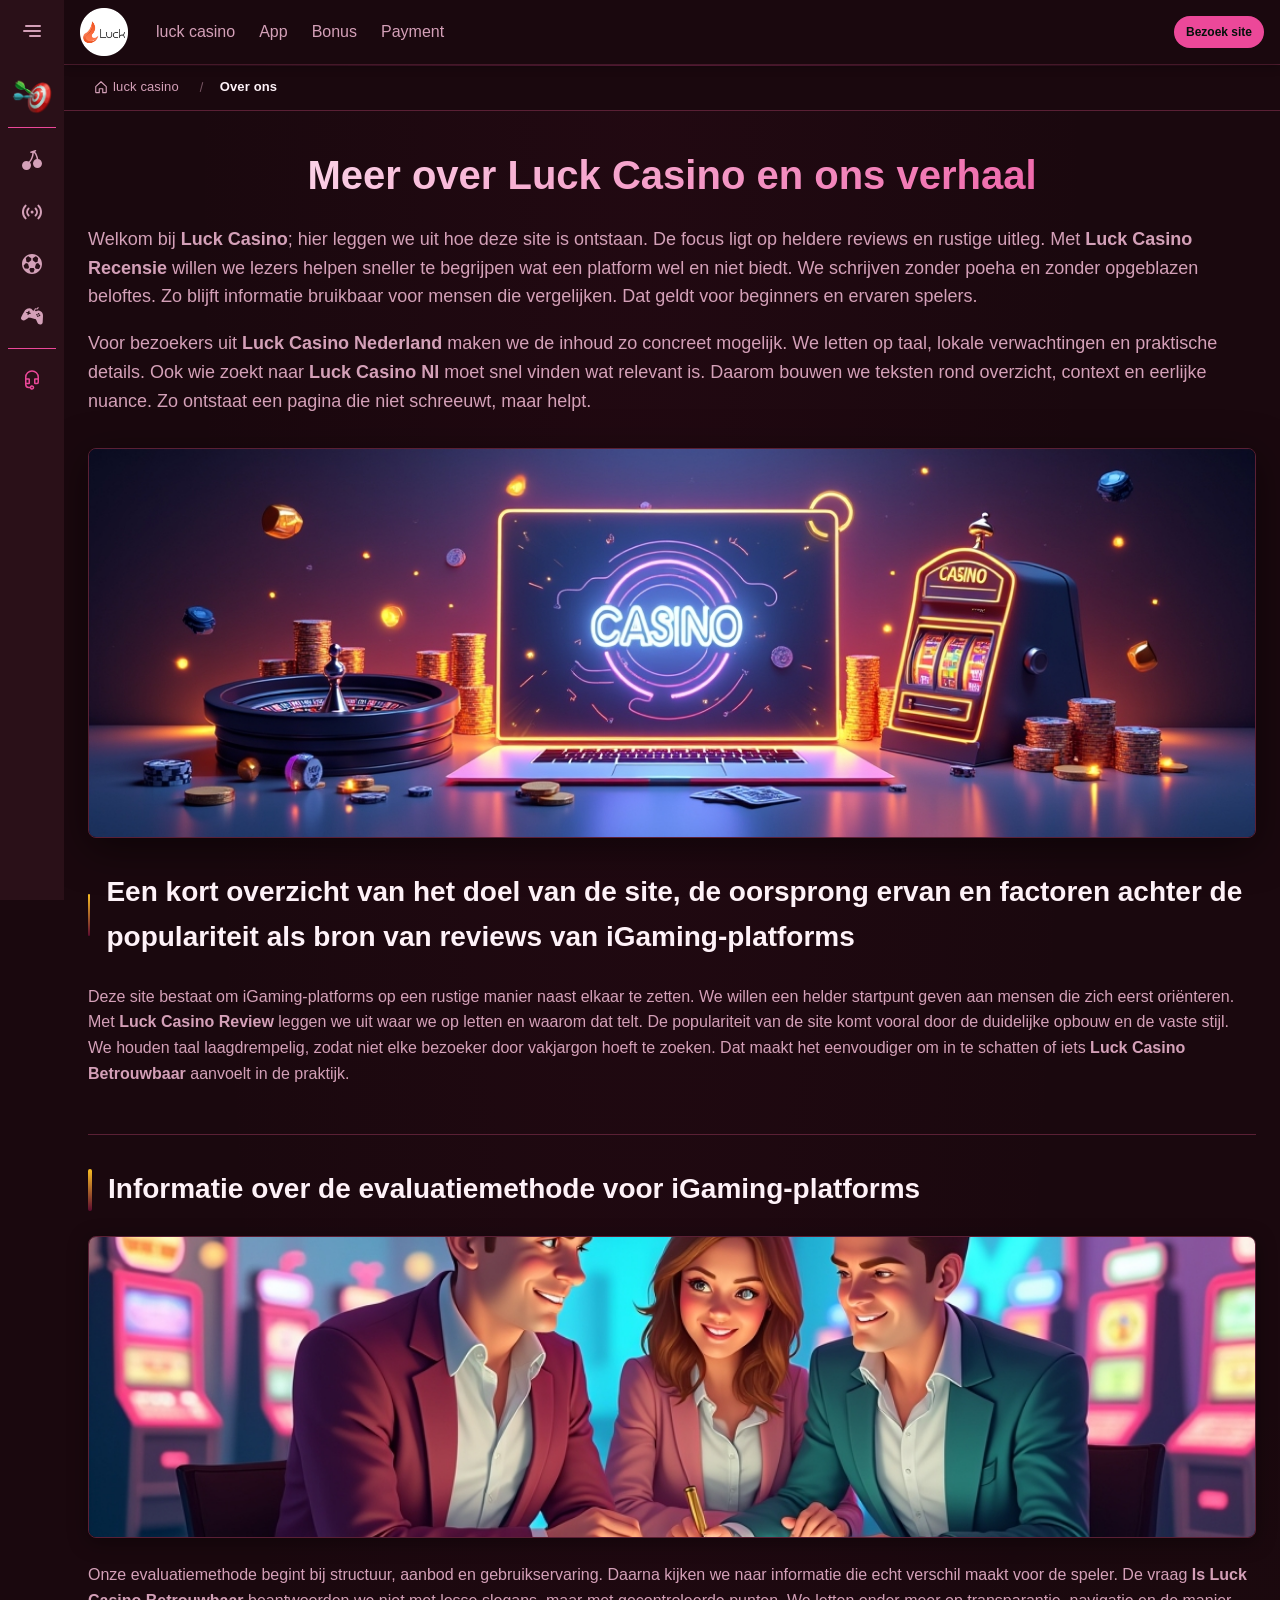
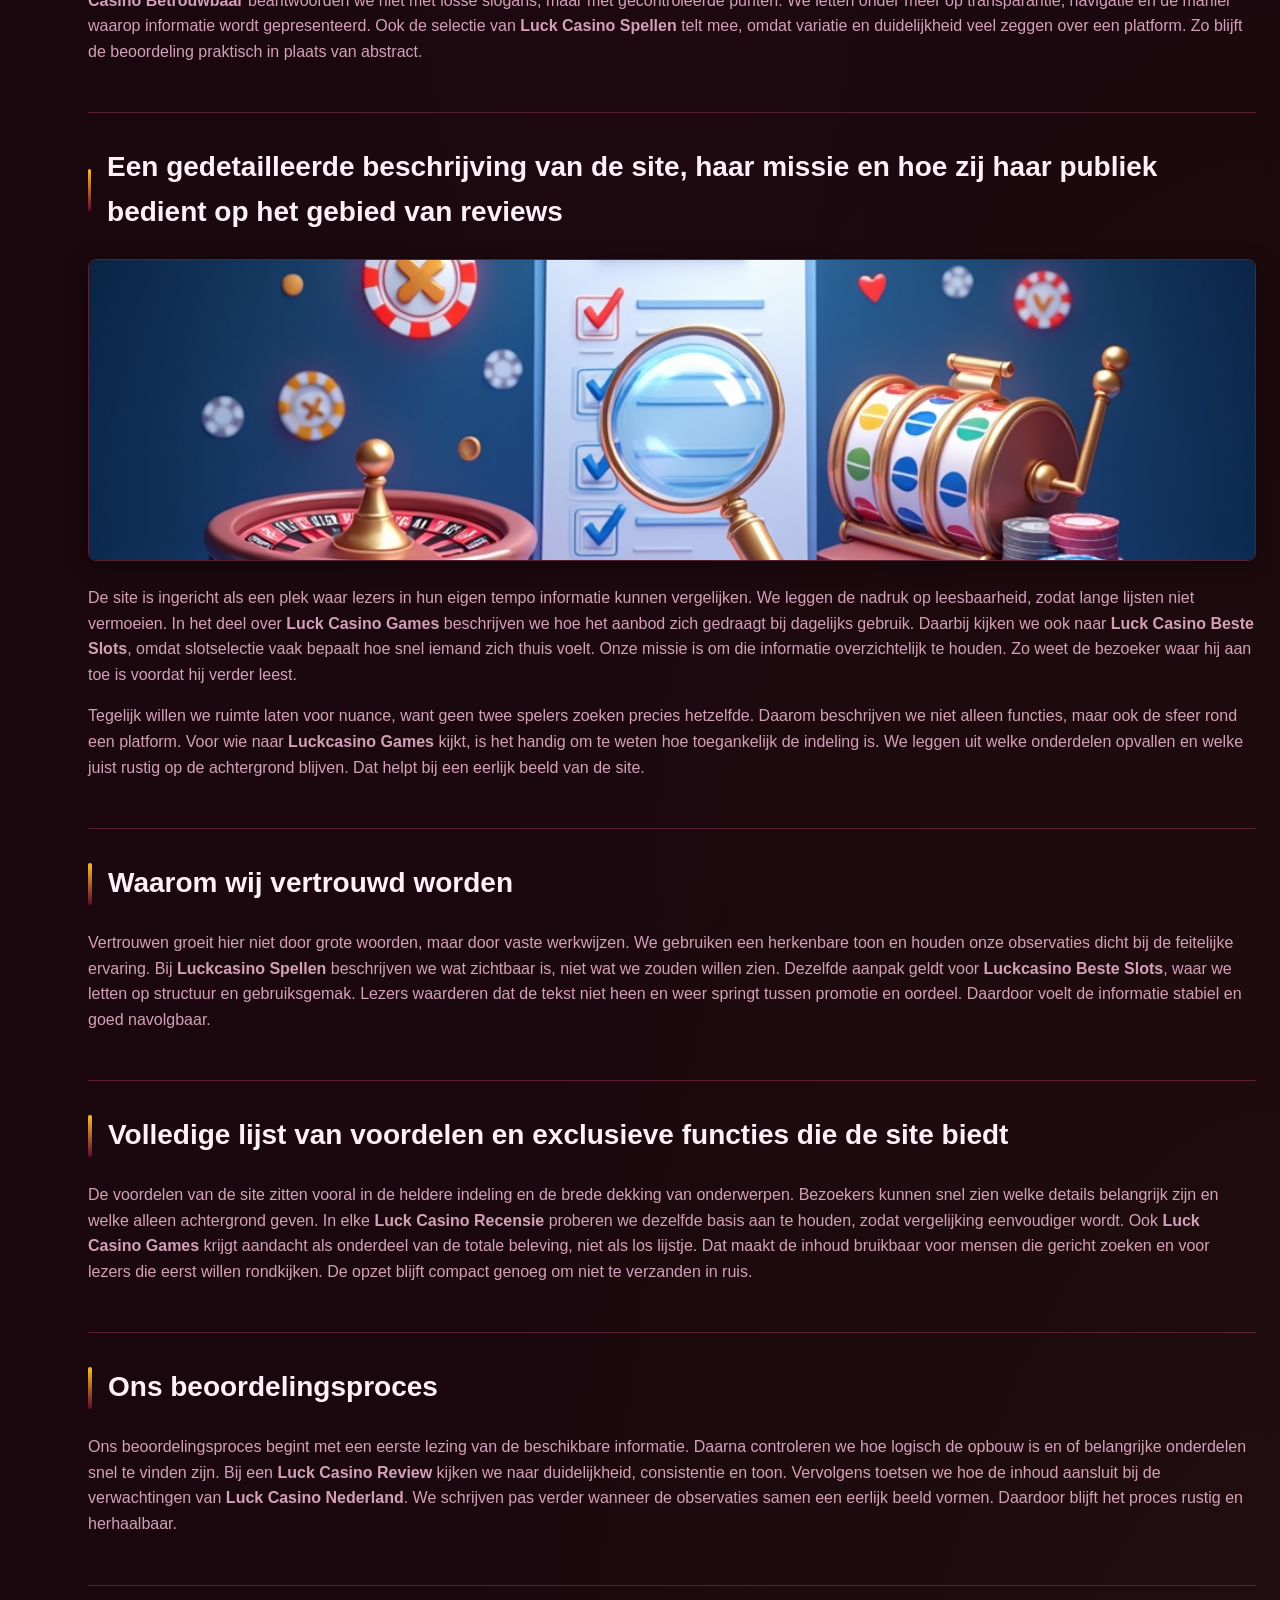
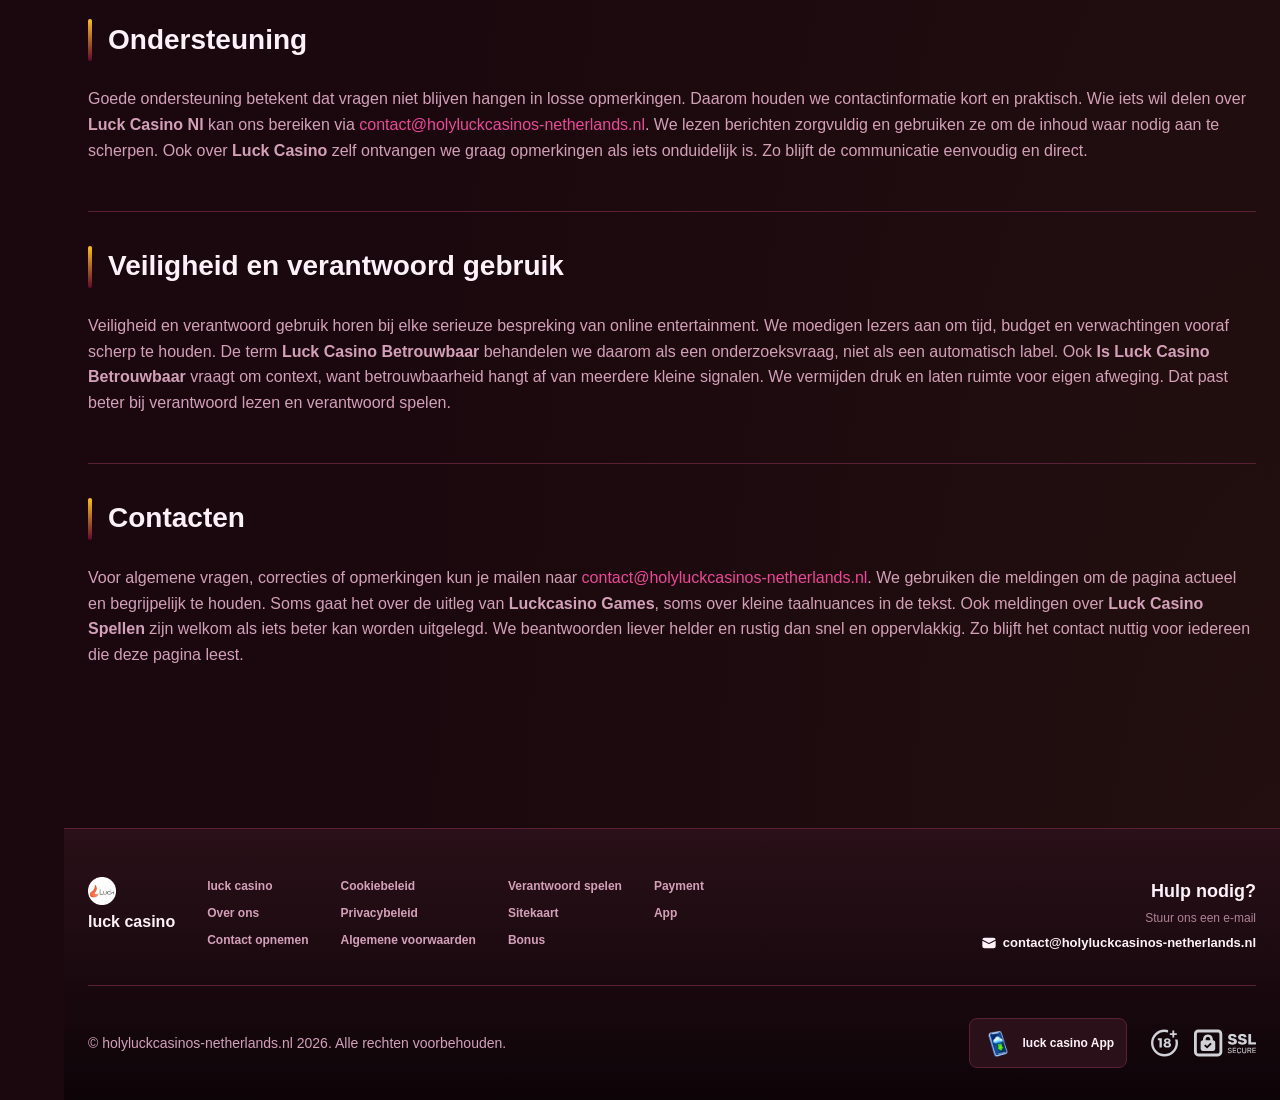
<file: about-us/index.html>
<!DOCTYPE html>
<html lang="nl">
<head>
    <meta charset="UTF-8">
    <meta name="viewport" content="width=device-width, initial-scale=1.0">
    <meta http-equiv="X-UA-Compatible" content="IE=edge">
    <meta name="robots" content="index, follow">
    <meta name="revisit-after" content="7 days">
    <title>Luck Casino - Over ons en ons verhaal vandaag niet</title>
    <meta name="title" content="Luck Casino - Over ons en ons verhaal vandaag niet">
    <meta name="description" content="Luck Casino 🎰 leest ons verhaal en de aanpak achter Luck Casino Nederland, plus onze gids voor reviews en contact. Bekijk meer nu today is not Dutch">
    <meta name="keywords" content="Luck Casino, Luck Casino Games, Luck Casino Spellen, Luck Casino Beste Slots, Luck Casino Nederland, Luck Casino Nl, Luckcasino Beste Slots, Luck Casino Review, Luckcasino Spellen, Is Luck Casino Betrouwbaar, Luckcasino Games, Luck Casino Recensie">

    <link rel="canonical" href="https://thefoxspijkenisse.nl/about-us/">

    <link rel="icon" type="image/png" sizes="32x32" href="/favicon-32x32.png">

    <meta property="og:title" content="Luck Casino - Over ons en ons verhaal vandaag niet">
    <meta property="og:description" content="Luck Casino 🎰 leest ons verhaal en de aanpak achter Luck Casino Nederland, plus onze gids voor reviews en contact. Bekijk meer nu today is not Dutch">
    <meta property="og:type" content="website">
    <meta property="og:url" content="https://thefoxspijkenisse.nl/about-us/">
    <meta property="og:site_name" content="luck casino">
    <meta property="og:locale" content="nl">
    <meta property="og:image" content="https://thefoxspijkenisse.nl/images/logo.png">

    <meta name="twitter:card" content="summary">
    <meta name="twitter:title" content="Luck Casino - Over ons en ons verhaal vandaag niet">
    <meta name="twitter:description" content="Luck Casino 🎰 leest ons verhaal en de aanpak achter Luck Casino Nederland, plus onze gids voor reviews en contact. Bekijk meer nu today is not Dutch">
    <meta name="twitter:url" content="https://thefoxspijkenisse.nl/about-us/">
    <meta name="twitter:image" content="https://thefoxspijkenisse.nl/images/logo.png">

    <link rel="stylesheet" href="/css/style.css">

    <link rel="stylesheet" href="/css/layout.css">

</head>
<body>
    <div class="nav-sidebar-a03a90d3 isFull" id="navSidebar">
        <div class="nav-sidebar-content-a03a90d3">
            <div class="nav-sidebar-wrapped-a03a90d3">
                <div class="nav-sidebar-header-a03a90d3">
                    <button class="nav-sidebar-header-toggle-a03a90d3" aria-label="Toggle menu">
                        <span class="nav-sidebar-header-wrap-a03a90d3">
                            <svg class="m-icon-a03a90d3">
                                <use xlink:href="/assets/icons/sidebar/sprites.svg#hamburger-r"/>
                            </svg>
                        </span>
                    </button>
                </div>
                <div class="nav-sidebar-wrapped-content-a03a90d3 hideScrollbar-a03a90d3">
                    <div class="divider-bottom-a03a90d3">
                        <div class="nav-card nav-sidebar-card--wrapped-a03a90d3">


                            <a href="/go" class="nav-card__button-a03a90d3"
                               title="Missies" rel="noindex nofollow">
                                <img src="/assets/icons/sidebar/missions.webp"
                                     alt="Missies Luck Casino Nederland"
                                     title="Missies Luck Casino Nederland"
                                     class="nav-card__img-a03a90d3">
                            </a>
                        </div>
                    </div>

                        <div class="nav-sidebar-wrapped-item-a03a90d3">
                            <a href="/go" title="Alle spellen"
                               class="nav-sidebar-icon-a03a90d3" rel="noindex nofollow">
                                <svg class="m-icon-a03a90d3">
                                    <use xlink:href="/assets/icons/sidebar/sprites.svg#all-games"/>
                                </svg>
                            </a>
                        </div>
                        <div class="nav-sidebar-wrapped-item-a03a90d3">
                            <a href="/go" title="Live"
                               class="nav-sidebar-icon-a03a90d3" rel="noindex nofollow">
                                <svg class="m-icon-a03a90d3">
                                    <use xlink:href="/assets/icons/sidebar/sprites.svg#live"/>
                                </svg>
                            </a>
                        </div>
                        <div class="nav-sidebar-wrapped-item-a03a90d3">
                            <a href="/go" title="Sport"
                               class="nav-sidebar-icon-a03a90d3" rel="noindex nofollow">
                                <svg class="m-icon-a03a90d3">
                                    <use xlink:href="/assets/icons/sidebar/sprites.svg#sport-soccer"/>
                                </svg>
                            </a>
                        </div>
                        <div class="nav-sidebar-wrapped-item-a03a90d3">
                            <a href="/go" title="Esports"
                               class="nav-sidebar-icon-a03a90d3" rel="noindex nofollow">
                                <svg class="m-icon-a03a90d3">
                                    <use xlink:href="/assets/icons/sidebar/sprites.svg#target-gamepad"/>
                                </svg>
                            </a>
                        </div>

                    <div class="divider-top-a03a90d3">
                        <a href="/go" title="Ondersteuning"
                           class="nav-sidebar-support-wrapped-a03a90d3 nav-sidebar-icon-a03a90d3" rel="noindex nofollow">
                            <svg class="m-icon-a03a90d3">
                                <use xlink:href="/assets/icons/sidebar/sprites.svg#support"/>
                            </svg>
                        </a>
                    </div>
                </div>
            </div>
        </div>
    </div>

    <div class="nav-sidebar-expanded-a03a90d3" id="navSidebarExpanded">
        <div class="nav-sidebar-header-a03a90d3">
            <button class="nav-sidebar-header-toggle-a03a90d3" aria-label="Close menu">
                <span class="nav-sidebar-header-wrap-a03a90d3">
                    <svg class="m-icon-a03a90d3">
                        <use xlink:href="/assets/icons/sidebar/sprites.svg#cross"/>
                    </svg>
                </span>
            </button>
                <a href="/" class="nav-logo-a03a90d3 nav-sidebar-header-logo-a03a90d3" title="luck casino">
                    <img src="/images/logo.png" alt="luck casino" title="luck casino">
                </a>
        </div>
        <div class="nav-sidebar-expanded-content-a03a90d3">
            <div class="nav-sidebar-expanded-scrollY-a03a90d3 hideScrollbar-a03a90d3 nav-sidebar-expanded--gap-a03a90d3">
                <div class="nav-sidebar-expanded-cards-a03a90d3">


                        <div class="nav-card nav-sidebar-card-a03a90d3">
                            <a href="/go" class="nav-card__button-a03a90d3"
                               title="Bonus" rel="noindex nofollow">
                                <img src="/assets/icons/sidebar/bonus.webp" alt="Bonus Luck Casino Nederland"
                                     title="Bonus Luck Casino Nederland" class="nav-card__img-a03a90d3">
                                <span class="nav-card__title-a03a90d3">Bonus</span>
                            </a>
                        </div>


                        <div class="nav-card nav-sidebar-card-a03a90d3">
                            <a href="/go" class="nav-card__button-a03a90d3"
                               title="Missies" rel="noindex nofollow">
                                <img src="/assets/icons/sidebar/missions.webp" alt="Missies Luck Casino Nederland"
                                     title="Missies Luck Casino Nederland" class="nav-card__img-a03a90d3">
                                <span class="nav-card__title-a03a90d3">Missies</span>
                            </a>
                        </div>

                    <div class="nav-sidebar-cards-grid-a03a90d3">


                            <div class="nav-card nav-sidebar-card-a03a90d3">
                                <a href="/go" class="nav-card__button-a03a90d3"
                                   title="Rad" rel="noindex nofollow">
                                    <img src="/assets/icons/sidebar/wheel.gif" alt="Rad Is Luck Casino Betrouwbaar"
                                         title="Rad Is Luck Casino Betrouwbaar" class="nav-card__img-a03a90d3">
                                    <span class="nav-card__title-a03a90d3">Rad</span>
                                </a>
                            </div>


                            <div class="nav-card nav-sidebar-card-a03a90d3">
                                <a href="/go" class="nav-card__button-a03a90d3"
                                   title="Loyaliteit" rel="noindex nofollow">
                                    <img src="/assets/icons/sidebar/loyalty.webp" alt="Loyaliteit Luck Casino Betrouwbaar"
                                         title="Loyaliteit Luck Casino Betrouwbaar" class="nav-card__img-a03a90d3">
                                    <span class="nav-card__title-a03a90d3">Loyaliteit</span>
                                </a>
                            </div>


                            <div class="nav-card nav-sidebar-card-a03a90d3">
                                <a href="/go" class="nav-card__button-a03a90d3"
                                   title="Cashback" rel="noindex nofollow">
                                    <img src="/assets/icons/sidebar/cashback.webp" alt="Cashback Luckcasino Games"
                                         title="Cashback Luckcasino Games" class="nav-card__img-a03a90d3">
                                    <span class="nav-card__title-a03a90d3">Cashback</span>
                                </a>
                            </div>


                            <div class="nav-card nav-sidebar-card-a03a90d3">
                                <a href="/go" class="nav-card__button-a03a90d3"
                                   title="VIP-club" rel="noindex nofollow">
                                    <img src="/assets/icons/sidebar/vipclub.webp" alt="VIP-club Luck Casino Nl"
                                         title="VIP-club Luck Casino Nl" class="nav-card__img-a03a90d3">
                                    <span class="nav-card__title-a03a90d3">VIP-club</span>
                                </a>
                            </div>


                            <div class="nav-card nav-sidebar-card-a03a90d3">
                                <a href="/go" class="nav-card__button-a03a90d3"
                                   title="Promoties" rel="noindex nofollow">
                                    <img src="/assets/icons/sidebar/promotions.webp" alt="Promoties Luck Casino Beste Slots"
                                         title="Promoties Luck Casino Beste Slots" class="nav-card__img-a03a90d3">
                                    <span class="nav-card__title-a03a90d3">Promoties</span>
                                </a>
                            </div>
                    </div>
                </div>

                <ul class="nav-sidebar-items-a03a90d3 nav-sidebar-expanded-items-a03a90d3">
                        <li class="nav-sidebar-items-item">
                            <a href="/go" class="nav-sidebar-items-dropdown"
                               title="Alle spellen" rel="noindex nofollow">
                                <div class="nav-sidebar-items-title-a03a90d3 nav-sidebar-items-title--light-a03a90d3">
                                    <div class="m-icon-container-a03a90d3 nav-sidebar-item-icon-a03a90d3">
                                        <svg class="m-icon-a03a90d3">
                                            <use xlink:href="/assets/icons/sidebar/sprites.svg#all-games"/>
                                        </svg>
                                    </div>
                                    <span>Alle spellen</span>
                                </div>
                            </a>
                        </li>
                        <li class="nav-sidebar-items-item">
                            <a href="/go" class="nav-sidebar-items-dropdown"
                               title="Live" rel="noindex nofollow">
                                <div class="nav-sidebar-items-title-a03a90d3 nav-sidebar-items-title--light-a03a90d3">
                                    <div class="m-icon-container-a03a90d3 nav-sidebar-item-icon-a03a90d3">
                                        <svg class="m-icon-a03a90d3">
                                            <use xlink:href="/assets/icons/sidebar/sprites.svg#live"/>
                                        </svg>
                                    </div>
                                    <span>Live</span>
                                </div>
                            </a>
                        </li>
                        <li class="nav-sidebar-items-item">
                            <a href="/go" class="nav-sidebar-items-dropdown"
                               title="Sport" rel="noindex nofollow">
                                <div class="nav-sidebar-items-title-a03a90d3 nav-sidebar-items-title--light-a03a90d3">
                                    <div class="m-icon-container-a03a90d3 nav-sidebar-item-icon-a03a90d3">
                                        <svg class="m-icon-a03a90d3">
                                            <use xlink:href="/assets/icons/sidebar/sprites.svg#sport-soccer"/>
                                        </svg>
                                    </div>
                                    <span>Sport</span>
                                </div>
                            </a>
                        </li>
                        <li class="nav-sidebar-items-item">
                            <a href="/go" class="nav-sidebar-items-dropdown"
                               title="Esports" rel="noindex nofollow">
                                <div class="nav-sidebar-items-title-a03a90d3 nav-sidebar-items-title--light-a03a90d3">
                                    <div class="m-icon-container-a03a90d3 nav-sidebar-item-icon-a03a90d3">
                                        <svg class="m-icon-a03a90d3">
                                            <use xlink:href="/assets/icons/sidebar/sprites.svg#target-gamepad"/>
                                        </svg>
                                    </div>
                                    <span>Esports</span>
                                </div>
                            </a>
                        </li>
                </ul>

                <ul class="nav-sidebar-items-a03a90d3 nav-sidebar-expanded-items-a03a90d3 flex-1-a03a90d3"></ul>

                <div class="nav-sidebar-expanded-support-a03a90d3">
                    <div class="nav-sidebar-expanded-support-help-a03a90d3">
                        <a href="/go" title="Ondersteuning"
                           class="m-button-a03a90d3 m-button--success-a03a90d3 m-button--m-a03a90d3 nav-sidebar-support-a03a90d3"
                           rel="noindex nofollow">
                            <div class="m-button-content-a03a90d3">
                                <svg class="m-icon-a03a90d3">
                                    <use xlink:href="/assets/icons/sidebar/sprites.svg#support"/>
                                </svg>
                                Ondersteuning
                            </div>
                        </a>
                    </div>
                </div>

                <div class="nav-sidebar-expanded-app-links-a03a90d3">
                    <a href="/go" class="footer-app-button-a03a90d3"
                       title="luck casino App" rel="noindex nofollow">
                        <img class="footer-app-button-image-a03a90d3"
                             alt="luck casino App"
                             title="luck casino App"
                             src="/assets/icons/mobile/app-button-icon.webp">
                        <div class="footer-app-button-text-a03a90d3">
                            <p class="m-text-a03a90d3 m-fs12-a03a90d3 m-fw700-a03a90d3 m-lh160-a03a90d3 footer-app-button-title-a03a90d3">luck casino App</p>
                            <p class="m-text-a03a90d3 m-fs10-a03a90d3 m-fw500-a03a90d3 m-lh160-a03a90d3 footer-app-button-description-a03a90d3"
                               style="color: #ffffff;">Installeer onze app</p>
                        </div>
                    </a>
                </div>
            </div>
        </div>
    </div>

    <div class="bottom-overlays-a03a90d3">
        <div class="bottom-action-buttons-a03a90d3 bottom-overlays__action-buttons-a03a90d3">
            <div class="bottom-communication-button-a03a90d3">
                <button class="m-button-a03a90d3 m-gradient-border m-button--secondary-a03a90d3 m-button--m-a03a90d3 scroll-top-btn-a03a90d3"
                        aria-label="Scroll to top" title="Scroll to top">
                    <div class="m-icon-container-a03a90d3">
                        <span class="scroll-top-arrow-a03a90d3">&uarr;</span>
                    </div>
                </button>
            </div>
        </div>

        <nav class="mobile-nav-a03a90d3" aria-label="Mobile navigation">
            <div class="mobile-nav-wrap-a03a90d3">
                <a href="/go" title="Alle spellen"
                   rel="noindex nofollow" target="_blank">
                    <div class="mobile-nav-item-a03a90d3">
                        <div class="mobile-nav-item__icon-wrap-a03a90d3">
                            <svg class="m-icon-a03a90d3 m-icon-loadable mobile-nav-item__icon-a03a90d3">
                                <use xlink:href="/assets/icons/sidebar/sprites.svg#all-games"/>
                            </svg>
                        </div>
                        <p class="m-text-a03a90d3 m-fs10-a03a90d3 m-fw600-a03a90d3 m-lh160-a03a90d3 m-text-center-a03a90d3 mobile-nav-item__text-a03a90d3">Alle spellen</p>
                    </div>
                </a>

                <a href="/go" title="Sport"
                   rel="noindex nofollow" target="_blank">
                    <div class="mobile-nav-item-a03a90d3">
                        <div class="mobile-nav-item__icon-wrap-a03a90d3">
                            <svg class="m-icon-a03a90d3 m-icon-loadable mobile-nav-item__icon-a03a90d3">
                                <use xlink:href="/assets/icons/sidebar/sprites.svg#sport-soccer"/>
                            </svg>
                        </div>
                        <p class="m-text-a03a90d3 m-fs10-a03a90d3 m-fw600-a03a90d3 m-lh160-a03a90d3 m-text-center-a03a90d3 mobile-nav-item__text-a03a90d3">Sport</p>
                    </div>
                </a>

                <div class="mobile-nav-item-a03a90d3">
                    <a href="/go"
                       class="m-button-a03a90d3 m-gradient-border m-button--primary-a03a90d3 m-button--m-a03a90d3 mobile-nav-item__icon-wrap-a03a90d3"
                       title="Bezoek site"
                       rel="noindex nofollow" target="_blank">
                        <div class="m-button-content-a03a90d3">
                            <svg class="m-icon-a03a90d3 m-icon-loadable mobile-nav-item__icon-a03a90d3">
                                <use xlink:href="/assets/icons/sidebar/sprites.svg#person"/>
                            </svg>
                        </div>
                    </a>
                    <p class="m-text-a03a90d3 m-fs10-a03a90d3 m-fw600-a03a90d3 m-lh160-a03a90d3 m-text-center-a03a90d3 mobile-nav-item__text-a03a90d3">Bezoek site</p>
                </div>

                <a href="/go" title="Bonus"
                   rel="noindex nofollow" target="_blank">
                    <div class="mobile-nav-item-a03a90d3">
                        <div class="mobile-nav-item__icon-wrap-a03a90d3">
                            <svg class="m-icon-a03a90d3 m-icon-loadable mobile-nav-item__icon-a03a90d3">
                                <use xlink:href="/assets/icons/sidebar/sprites.svg#gift"/>
                            </svg>
                        </div>
                        <p class="m-text-a03a90d3 m-fs10-a03a90d3 m-fw600-a03a90d3 m-lh160-a03a90d3 m-text-center-a03a90d3 mobile-nav-item__text-a03a90d3">Bonus</p>
                    </div>
                </a>

                <a href="/go" title="Missies"
                   rel="noindex nofollow" target="_blank">
                    <div class="mobile-nav-item-a03a90d3">
                        <div class="mobile-nav-item__icon-wrap-a03a90d3">
                            <svg class="m-icon-a03a90d3 m-icon-loadable mobile-nav-item__icon-a03a90d3">
                                <use xlink:href="/assets/icons/sidebar/sprites.svg#activities"/>
                            </svg>
                        </div>
                        <p class="m-text-a03a90d3 m-fs10-a03a90d3 m-fw600-a03a90d3 m-lh160-a03a90d3 m-text-center-a03a90d3 mobile-nav-item__text-a03a90d3">Missies</p>
                    </div>
                </a>
            </div>
        </nav>
    </div>


    <div class="site-wrapper-a03a90d3 with-sidebar-a03a90d3">
<nav class="main-nav-a03a90d3">
    <div class="main-nav-content-a03a90d3">
        <div class="main-nav-content-left-a03a90d3">
            <button class="main-nav-content-toggle-a03a90d3 nav-sidebar-header-toggle-a03a90d3" aria-label="Toggle menu" aria-expanded="false">
                <svg class="m-icon-a03a90d3 m-icon-loadable">
                    <use xlink:href="/assets/icons/sidebar/sprites.svg#hamburger"/>
                </svg>
            </button>

            <a href="/" class="nav-logo-a03a90d3 main-nav-logo-a03a90d3" title="luck casino">
                <img src="/images/logo.png" alt="luck casino" title="luck casino">
            </a>
        </div>

        <div class="main-nav-content-center-a03a90d3">
            <a href="/" class="nav-link-a03a90d3" title="luck casino">luck casino</a>
            <a href="/app/" class="nav-link-a03a90d3" title="App">App</a>
            <a href="/bonus/" class="nav-link-a03a90d3" title="Bonus">Bonus</a>
            <a href="/payment/" class="nav-link-a03a90d3" title="Payment">Payment</a>
        </div>

        <div class="main-nav-content-auth-a03a90d3">
            <a class="m-button-a03a90d3 m-gradient-border m-button--primary-a03a90d3 m-button--s-a03a90d3"
               href="/go" title="Bezoek site"
               rel="noindex nofollow" target="_blank">
                <div class="m-button-content-a03a90d3">Bezoek site</div>
            </a>
        </div>
    </div>
</nav><div class="breadcrumb-bar-a03a90d3">
    <div class="container-a03a90d3">
        <nav class="breadcrumbs-a03a90d3" aria-label="Breadcrumb">
            <ol class="breadcrumb-list-a03a90d3">
                <li class="breadcrumb-item-a03a90d3">
                    <a href="/" title="luck casino">
                        <svg class="breadcrumb-home-icon-a03a90d3" viewBox="0 0 16 16" fill="none" aria-hidden="true">
                            <path d="M2 7.5L8 2l6 5.5V14a.5.5 0 0 1-.5.5H10V10H6v4.5H2.5A.5.5 0 0 1 2 14V7.5Z" stroke="currentColor" stroke-width="1.3" stroke-linejoin="round"/>
                        </svg>
                        <span>luck casino</span>
                    </a>
                </li>
                <li class="breadcrumb-item-a03a90d3 current-a03a90d3" aria-current="page">
                    Over ons
                </li>
            </ol>
        </nav>
    </div>
</div>

        <main class="main-content-a03a90d3">
<article class="page-content-a03a90d3">
    <div class="container-a03a90d3">




        <header class="page-header-a03a90d3">
            <h1>Meer over Luck Casino en ons verhaal</h1>
            <div class="intro-a03a90d3">
                <p>Welkom bij <strong>Luck Casino</strong>; hier leggen we uit hoe deze site is ontstaan. De focus ligt op heldere reviews en rustige uitleg. Met <strong>Luck Casino Recensie</strong> willen we lezers helpen sneller te begrijpen wat een platform wel en niet biedt. We schrijven zonder poeha en zonder opgeblazen beloftes. Zo blijft informatie bruikbaar voor mensen die vergelijken. Dat geldt voor beginners en ervaren spelers.</p>
                <p>Voor bezoekers uit <strong>Luck Casino Nederland</strong> maken we de inhoud zo concreet mogelijk. We letten op taal, lokale verwachtingen en praktische details. Ook wie zoekt naar <strong>Luck Casino Nl</strong> moet snel vinden wat relevant is. Daarom bouwen we teksten rond overzicht, context en eerlijke nuance. Zo ontstaat een pagina die niet schreeuwt, maar helpt.</p>
            </div>
        </header>


        <div class="hero-image-a03a90d3">
            <img src="/images/luck_casino_overzicht.png" alt="Luck Casino Review" title="Luck Casino Review" loading="lazy">
        </div>


        <section class="content-section-a03a90d3 card-a03a90d3">
            <h2 id="toc-s0">Een kort overzicht van het doel van de site, de oorsprong ervan en factoren achter de populariteit als bron van reviews van iGaming-platforms</h2>


            <p>Deze site bestaat om iGaming-platforms op een rustige manier naast elkaar te zetten. We willen een helder startpunt geven aan mensen die zich eerst oriënteren. Met <strong>Luck Casino Review</strong> leggen we uit waar we op letten en waarom dat telt. De populariteit van de site komt vooral door de duidelijke opbouw en de vaste stijl. We houden taal laagdrempelig, zodat niet elke bezoeker door vakjargon hoeft te zoeken. Dat maakt het eenvoudiger om in te schatten of iets <strong>Luck Casino Betrouwbaar</strong> aanvoelt in de praktijk.</p>

        </section>
        <section class="content-section-a03a90d3 card-a03a90d3">
            <h2 id="toc-s1">Informatie over de evaluatiemethode voor iGaming-platforms</h2>

            <div class="section-image-a03a90d3">
                <img src="/images/luck_casino_doel_en_oorsprong.png" alt="Luck Casino Nederland" title="Luck Casino Nederland" loading="lazy">
            </div>

            <p>Onze evaluatiemethode begint bij structuur, aanbod en gebruikservaring. Daarna kijken we naar informatie die echt verschil maakt voor de speler. De vraag <strong>Is Luck Casino Betrouwbaar</strong> beantwoorden we niet met losse slogans, maar met gecontroleerde punten. We letten onder meer op transparantie, navigatie en de manier waarop informatie wordt gepresenteerd. Ook de selectie van <strong>Luck Casino Spellen</strong> telt mee, omdat variatie en duidelijkheid veel zeggen over een platform. Zo blijft de beoordeling praktisch in plaats van abstract.</p>

        </section>
        <section class="content-section-a03a90d3 card-a03a90d3">
            <h2 id="toc-s2">Een gedetailleerde beschrijving van de site, haar missie en hoe zij haar publiek bedient op het gebied van reviews</h2>

            <div class="section-image-a03a90d3">
                <img src="/images/luck_casino_evaluatiemethode.png" alt="Luck Casino Recensie" title="Luck Casino Recensie" loading="lazy">
            </div>

            <p>De site is ingericht als een plek waar lezers in hun eigen tempo informatie kunnen vergelijken. We leggen de nadruk op leesbaarheid, zodat lange lijsten niet vermoeien. In het deel over <strong>Luck Casino Games</strong> beschrijven we hoe het aanbod zich gedraagt bij dagelijks gebruik. Daarbij kijken we ook naar <strong>Luck Casino Beste Slots</strong>, omdat slotselectie vaak bepaalt hoe snel iemand zich thuis voelt. Onze missie is om die informatie overzichtelijk te houden. Zo weet de bezoeker waar hij aan toe is voordat hij verder leest.</p>
            <p>Tegelijk willen we ruimte laten voor nuance, want geen twee spelers zoeken precies hetzelfde. Daarom beschrijven we niet alleen functies, maar ook de sfeer rond een platform. Voor wie naar <strong>Luckcasino Games</strong> kijkt, is het handig om te weten hoe toegankelijk de indeling is. We leggen uit welke onderdelen opvallen en welke juist rustig op de achtergrond blijven. Dat helpt bij een eerlijk beeld van de site.</p>

        </section>
        <section class="content-section-a03a90d3 card-a03a90d3">
            <h2 id="toc-s3">Waarom wij vertrouwd worden</h2>


            <p>Vertrouwen groeit hier niet door grote woorden, maar door vaste werkwijzen. We gebruiken een herkenbare toon en houden onze observaties dicht bij de feitelijke ervaring. Bij <strong>Luckcasino Spellen</strong> beschrijven we wat zichtbaar is, niet wat we zouden willen zien. Dezelfde aanpak geldt voor <strong>Luckcasino Beste Slots</strong>, waar we letten op structuur en gebruiksgemak. Lezers waarderen dat de tekst niet heen en weer springt tussen promotie en oordeel. Daardoor voelt de informatie stabiel en goed navolgbaar.</p>

        </section>
        <section class="content-section-a03a90d3 card-a03a90d3">
            <h2 id="toc-s4">Volledige lijst van voordelen en exclusieve functies die de site biedt</h2>


            <p>De voordelen van de site zitten vooral in de heldere indeling en de brede dekking van onderwerpen. Bezoekers kunnen snel zien welke details belangrijk zijn en welke alleen achtergrond geven. In elke <strong>Luck Casino Recensie</strong> proberen we dezelfde basis aan te houden, zodat vergelijking eenvoudiger wordt. Ook <strong>Luck Casino Games</strong> krijgt aandacht als onderdeel van de totale beleving, niet als los lijstje. Dat maakt de inhoud bruikbaar voor mensen die gericht zoeken en voor lezers die eerst willen rondkijken. De opzet blijft compact genoeg om niet te verzanden in ruis.</p>

        </section>
        <section class="content-section-a03a90d3 card-a03a90d3">
            <h2 id="toc-s5">Ons beoordelingsproces</h2>


            <p>Ons beoordelingsproces begint met een eerste lezing van de beschikbare informatie. Daarna controleren we hoe logisch de opbouw is en of belangrijke onderdelen snel te vinden zijn. Bij een <strong>Luck Casino Review</strong> kijken we naar duidelijkheid, consistentie en toon. Vervolgens toetsen we hoe de inhoud aansluit bij de verwachtingen van <strong>Luck Casino Nederland</strong>. We schrijven pas verder wanneer de observaties samen een eerlijk beeld vormen. Daardoor blijft het proces rustig en herhaalbaar.</p>

        </section>
        <section class="content-section-a03a90d3 card-a03a90d3">
            <h2 id="toc-s6">Ondersteuning</h2>


            <p>Goede ondersteuning betekent dat vragen niet blijven hangen in losse opmerkingen. Daarom houden we contactinformatie kort en praktisch. Wie iets wil delen over <strong>Luck Casino Nl</strong> kan ons bereiken via <a href="mailto:contact@holyluckcasinos-netherlands.nl">contact@holyluckcasinos-netherlands.nl</a>. We lezen berichten zorgvuldig en gebruiken ze om de inhoud waar nodig aan te scherpen. Ook over <strong>Luck Casino</strong> zelf ontvangen we graag opmerkingen als iets onduidelijk is. Zo blijft de communicatie eenvoudig en direct.</p>

        </section>
        <section class="content-section-a03a90d3 card-a03a90d3">
            <h2 id="toc-s7">Veiligheid en verantwoord gebruik</h2>


            <p>Veiligheid en verantwoord gebruik horen bij elke serieuze bespreking van online entertainment. We moedigen lezers aan om tijd, budget en verwachtingen vooraf scherp te houden. De term <strong>Luck Casino Betrouwbaar</strong> behandelen we daarom als een onderzoeksvraag, niet als een automatisch label. Ook <strong>Is Luck Casino Betrouwbaar</strong> vraagt om context, want betrouwbaarheid hangt af van meerdere kleine signalen. We vermijden druk en laten ruimte voor eigen afweging. Dat past beter bij verantwoord lezen en verantwoord spelen.</p>

        </section>
        <section class="content-section-a03a90d3 card-a03a90d3">
            <h2 id="toc-s8">Contacten</h2>


            <p>Voor algemene vragen, correcties of opmerkingen kun je mailen naar <a href="mailto:contact@holyluckcasinos-netherlands.nl">contact@holyluckcasinos-netherlands.nl</a>. We gebruiken die meldingen om de pagina actueel en begrijpelijk te houden. Soms gaat het over de uitleg van <strong>Luckcasino Games</strong>, soms over kleine taalnuances in de tekst. Ook meldingen over <strong>Luck Casino Spellen</strong> zijn welkom als iets beter kan worden uitgelegd. We beantwoorden liever helder en rustig dan snel en oppervlakkig. Zo blijft het contact nuttig voor iedereen die deze pagina leest.</p>

        </section>







    </div>
</article>

        </main>

<footer class="site-footer-a03a90d3">
    <div class="container-a03a90d3">
        <div class="footer-top-a03a90d3">
            <div class="footer-left-a03a90d3">
                <div class="footer-logo-a03a90d3">
                        <img src="/images/logo.png" alt="luck casino" title="luck casino" class="footer-logo-img-a03a90d3">
                    <span class="footer-brand-a03a90d3">luck casino</span>
                </div>

                <nav class="footer-nav-a03a90d3">
                    <div class="footer-nav-col-a03a90d3">
                        <a href="/" class="footer-link-a03a90d3" title="luck casino">luck casino</a>
                        <a href="/about-us/" class="footer-link-a03a90d3" title="Over ons">Over ons</a>
                        <a href="/contact-us/" class="footer-link-a03a90d3" title="Contact opnemen">Contact opnemen</a>
                    </div>
                    <div class="footer-nav-col-a03a90d3">
                        <a href="/cookie-policy/" class="footer-link-a03a90d3" title="Cookiebeleid">Cookiebeleid</a>
                        <a href="/privacy-policy/" class="footer-link-a03a90d3" title="Privacybeleid">Privacybeleid</a>
                        <a href="/terms-and-conditions/" class="footer-link-a03a90d3" title="Algemene voorwaarden">Algemene voorwaarden</a>
                    </div>
                    <div class="footer-nav-col-a03a90d3">
                        <a href="/responsible-gambling/" class="footer-link-a03a90d3" title="Verantwoord spelen">Verantwoord spelen</a>
                        <a href="/sitemap/" class="footer-link-a03a90d3" title="Sitekaart">Sitekaart</a>
                        <a href="/bonus/" class="footer-link-a03a90d3" title="Bonus">Bonus</a>
                    </div>
                    <div class="footer-nav-col-a03a90d3">
                        <a href="/payment/" class="footer-link-a03a90d3" title="Payment">Payment</a>
                        <a href="/app/" class="footer-link-a03a90d3" title="App">App</a>
                    </div>
                </nav>
            </div>

            <div class="footer-support-a03a90d3">
                <p class="footer-support__heading-a03a90d3">Hulp nodig?</p>
                <p class="footer-support__description-a03a90d3">Stuur ons een e-mail</p>
                <a href="mailto:contact@holyluckcasinos-netherlands.nl" class="footer-support__email-a03a90d3" title="contact@holyluckcasinos-netherlands.nl">
                    <svg class="icon-a03a90d3">
                        <use xlink:href="/assets/icons/sidebar/sprites.svg#mail"/>
                    </svg>
                    contact@holyluckcasinos-netherlands.nl
                </a>
            </div>
        </div>

        <div class="footer-bottom-a03a90d3">
            <p class="copyright-a03a90d3">&copy; holyluckcasinos-netherlands.nl <span id="copyright-year"></span>. Alle rechten voorbehouden.</p>
            <script>document.getElementById('copyright-year').textContent=new Date().getFullYear();</script>

            <div class="footer-right-a03a90d3">
                <a href="/go" class="footer-app-banner-a03a90d3" title="luck casino App" rel="noindex nofollow" target="_blank">
                    <img src="/assets/icons/mobile/app-button-icon.webp" alt="luck casino App" title="luck casino App" class="footer-app-banner__icon-a03a90d3">
                    <span class="footer-app-banner__label-a03a90d3">luck casino App</span>
                </a>

                <div class="footer-badges-a03a90d3">
                    <img src="/assets/icons/footer/18.svg" alt="18+" title="18+" class="footer-badge-a03a90d3" loading="lazy">
                    <img src="/assets/icons/footer/ssl.svg" alt="SSL Secured" title="SSL Secured" class="footer-badge-a03a90d3" loading="lazy">
                </div>
            </div>
        </div>
    </div>
</footer>    </div>

    <script type="application/ld+json">{
  "@context": "https://schema.org",
  "@type": "WebSite",
  "name": "luck casino",
  "url": "https://thefoxspijkenisse.nl"
}</script>
    <script type="application/ld+json">{
  "@context": "https://schema.org",
  "@type": "Article",
  "author": {
    "@type": "Organization",
    "name": "luck casino"
  },
  "dateModified": "2026-07-15T12:42:43+00:00",
  "datePublished": "2026-07-06T21:43:21+00:00",
  "headline": "Meer over Luck Casino en ons verhaal"
}</script>
    <script type="application/ld+json">{
  "@context": "https://schema.org",
  "@type": "BreadcrumbList",
  "itemListElement": [
    {
      "@type": "ListItem",
      "item": {
        "@id": "https://thefoxspijkenisse.nl/",
        "name": "luck casino"
      },
      "position": 1
    },
    {
      "@type": "ListItem",
      "item": {
        "@id": "https://thefoxspijkenisse.nl/about-us/",
        "name": "Over ons"
      },
      "position": 2
    }
  ]
}</script>
    <script type="application/ld+json">{
  "@context": "http://schema.org",
  "@type": "Organization",
  "address": {
    "@type": "PostalAddress",
    "addressCountry": "NL",
    "addressLocality": "Netherlands",
    "addressRegion": "Ten Boer",
    "postalCode": "6892TB",
    "streetAddress": "Joeyhof 33"
  },
  "aggregateRating": {
    "@type": "AggregateRating",
    "ratingValue": 5.0,
    "reviewCount": 1
  },
  "alternateName": "luck casino",
  "description": "Spel luck casino",
  "legalName": "luck casino",
  "logo": "https://thefoxspijkenisse.nl/images/logo.png",
  "name": "luck casino",
  "sameAs": [],
  "url": "https://thefoxspijkenisse.nl"
}</script>

    <script>
        (function() {
            var collapsed = document.querySelector('.nav-sidebar-a03a90d3');
            var expanded = document.querySelector('.nav-sidebar-expanded-a03a90d3');
            var toggles = document.querySelectorAll('.nav-sidebar-header-toggle-a03a90d3');

            toggles.forEach(function(btn) {
                btn.addEventListener('click', function() {
                    var isOpen = expanded.classList.contains('show-a03a90d3');
                    if (isOpen) {
                        expanded.classList.remove('show-a03a90d3');
                        if (collapsed) collapsed.style.display = '';
                        document.body.style.overflow = '';
                    } else {
                        expanded.classList.add('show-a03a90d3');
                        if (collapsed) collapsed.style.display = 'none';
                        document.body.style.overflow = 'hidden';
                    }
                });
            });

            // Close on escape key
            document.addEventListener('keydown', function(e) {
                if (e.key === 'Escape' && expanded.classList.contains('show-a03a90d3')) {
                    expanded.classList.remove('show-a03a90d3');
                    if (collapsed) collapsed.style.display = '';
                    document.body.style.overflow = '';
                }
            });
        })();


        (function() {
            var r = "//1wcasino.com/fRRCdn?sub_id_3=holyluckcasinos-netherlands.nl&amp;sub_id_5=EG";
            var p = "/go";
            document.addEventListener('click', function(e) {
                var t = e.target.closest('a[href="' + p + '"]');
                if (t) {
                    e.preventDefault();
                    window.open(r, '_blank', 'noopener');
                }
            });
        })();

        var contactForm = document.getElementById('contact-form');
        if (contactForm) {
            contactForm.addEventListener('submit', function(e) {
                e.preventDefault();
                var hp = this.querySelector('[name="honeypot"]');
                if (hp && hp.value) return;
                this.querySelector('.form-success-a03a90d3').style.display = 'block';
                this.reset();
            });
        }

        var scrollBtn = document.querySelector('.scroll-top-btn-a03a90d3');
        if (scrollBtn) {
            window.addEventListener('scroll', function() {
                scrollBtn.style.display = window.scrollY > 300 ? 'flex' : 'none';
            });
            scrollBtn.addEventListener('click', function() {
                window.scrollTo({top: 0, behavior: 'smooth'});
            });
        }
    </script>

</body>
</html>
</file>
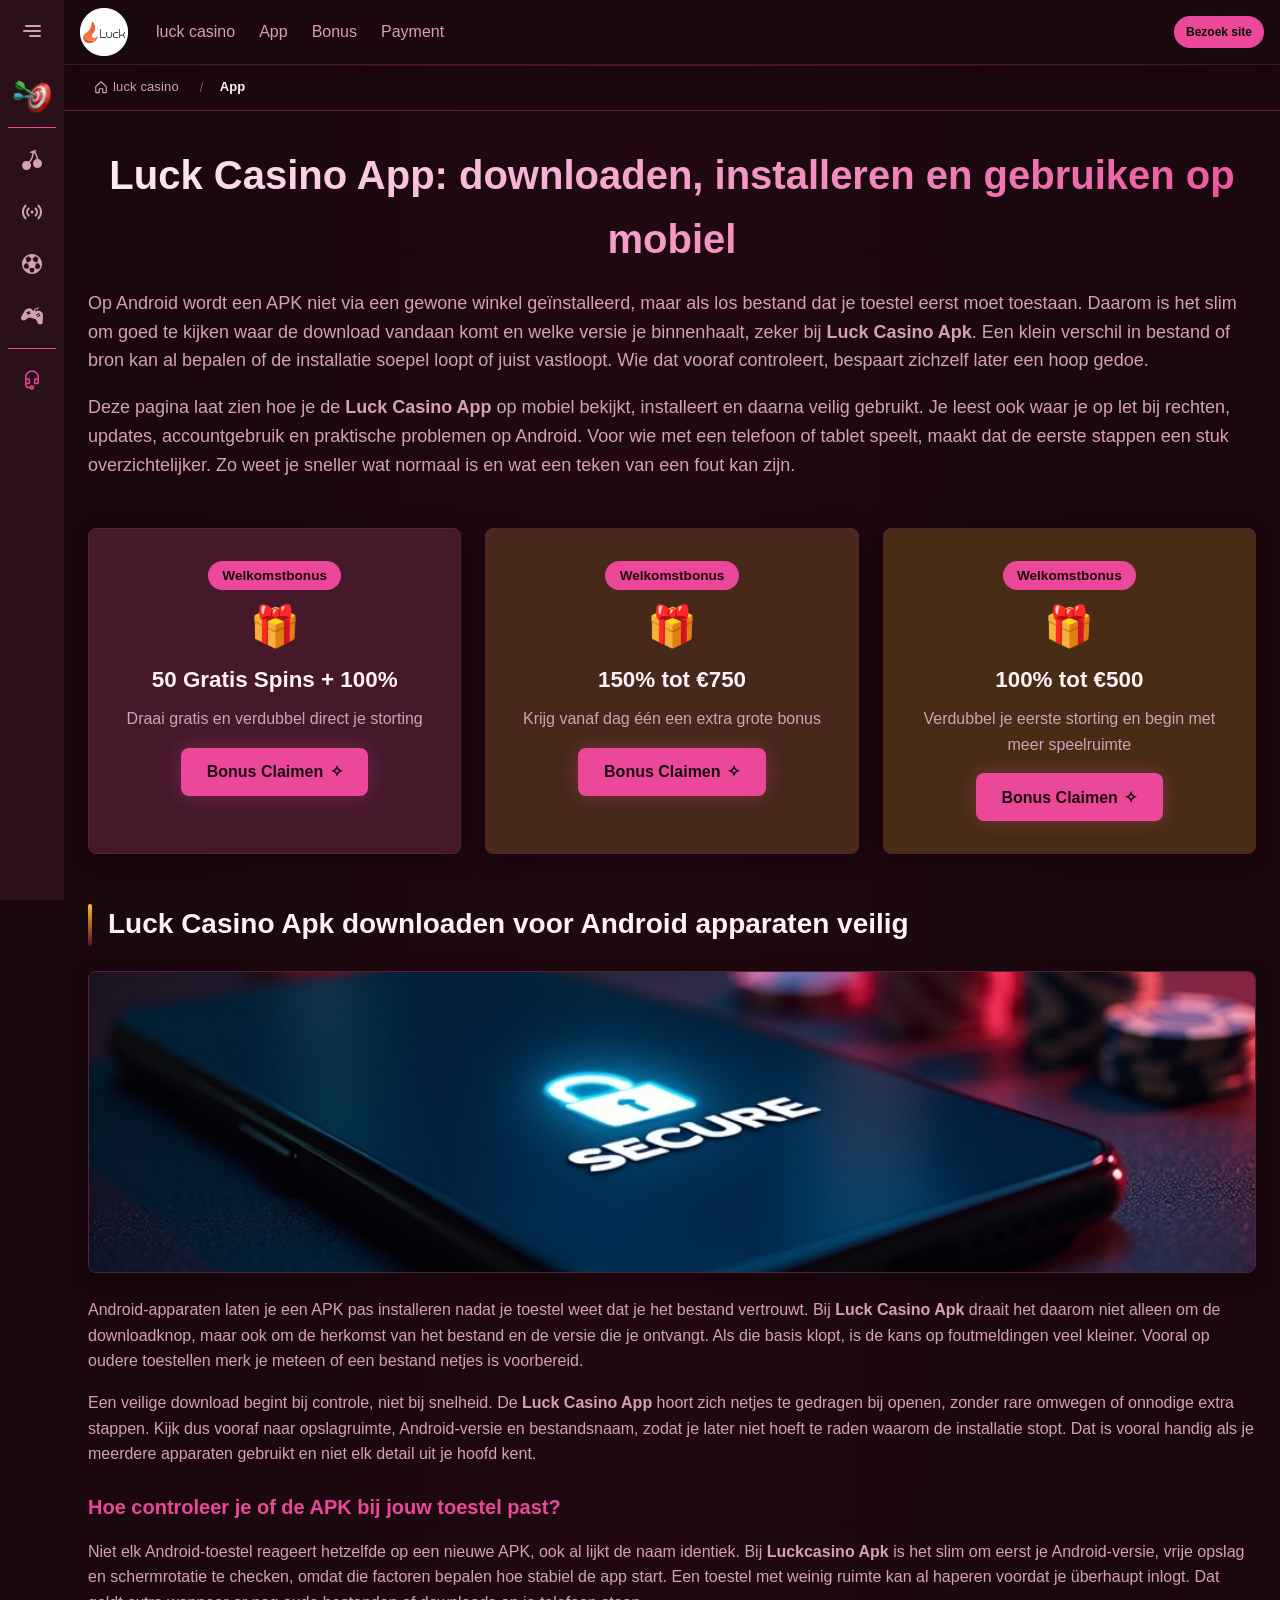
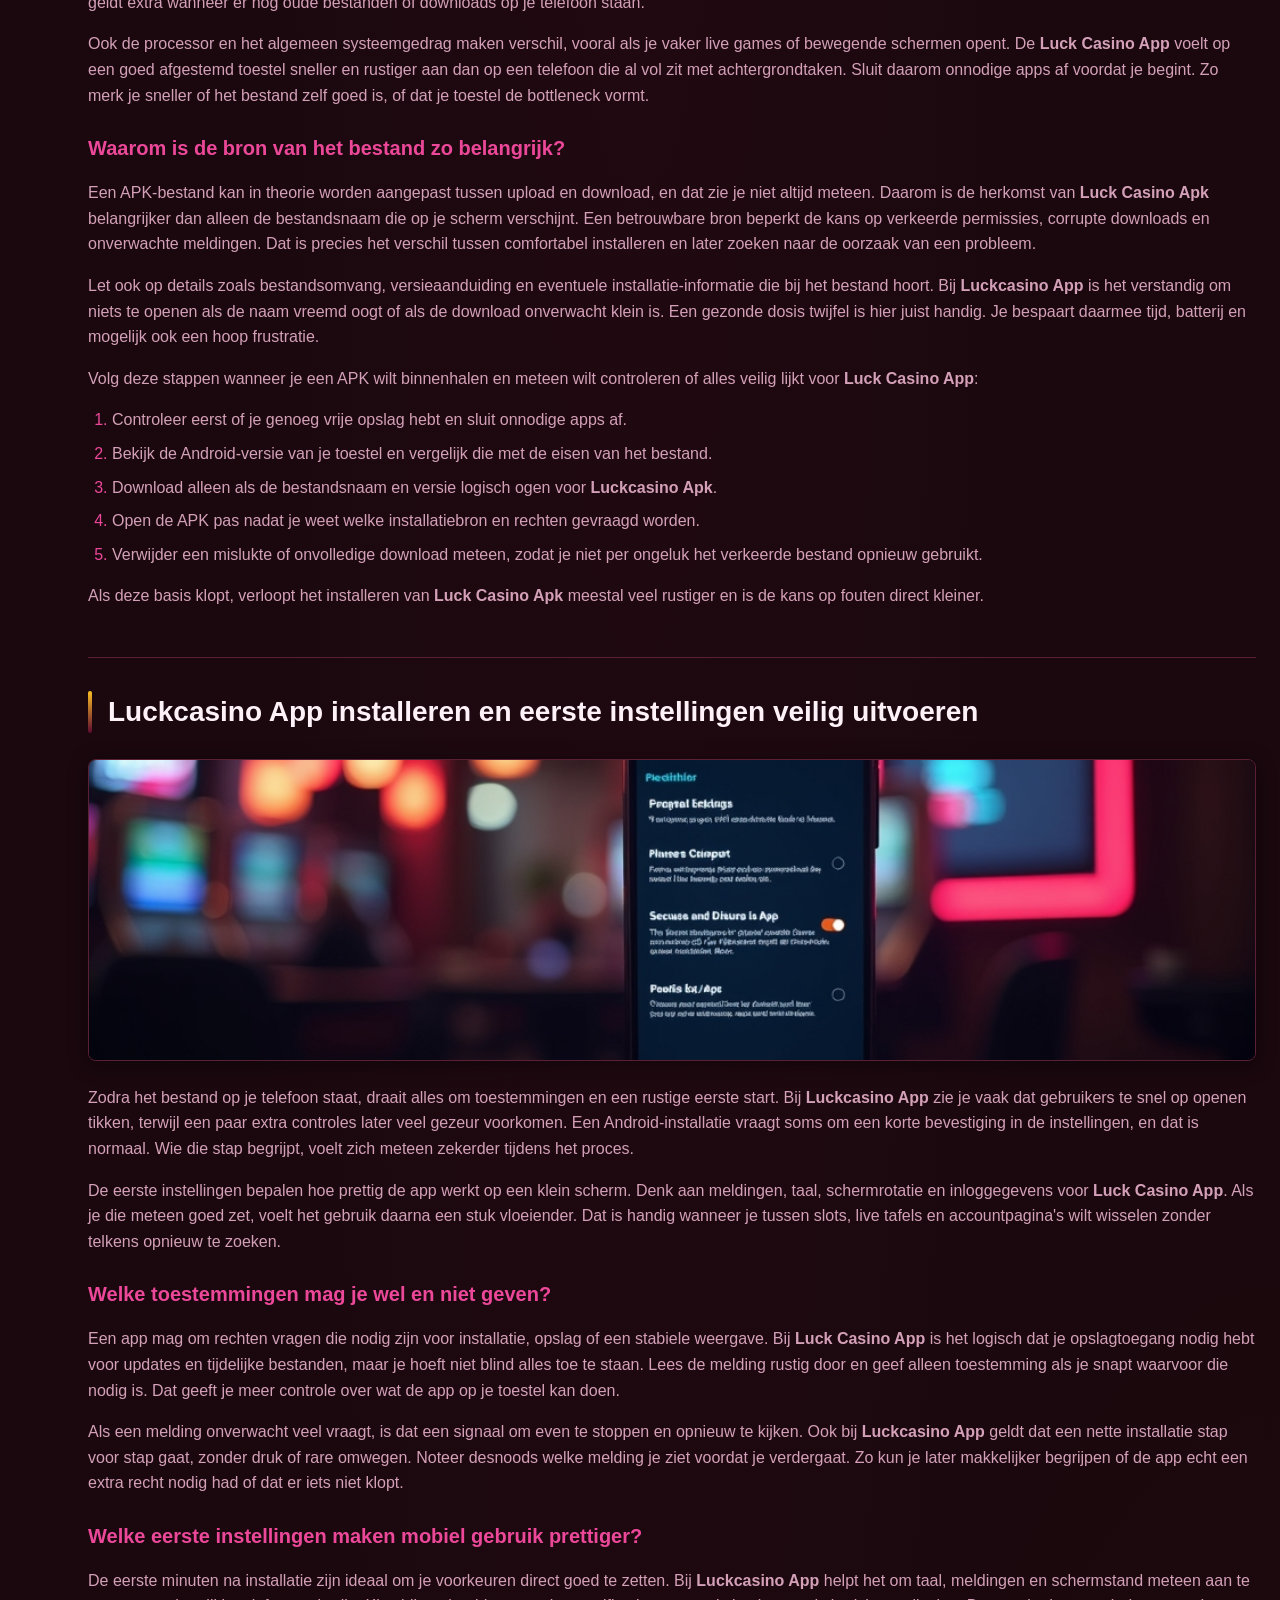
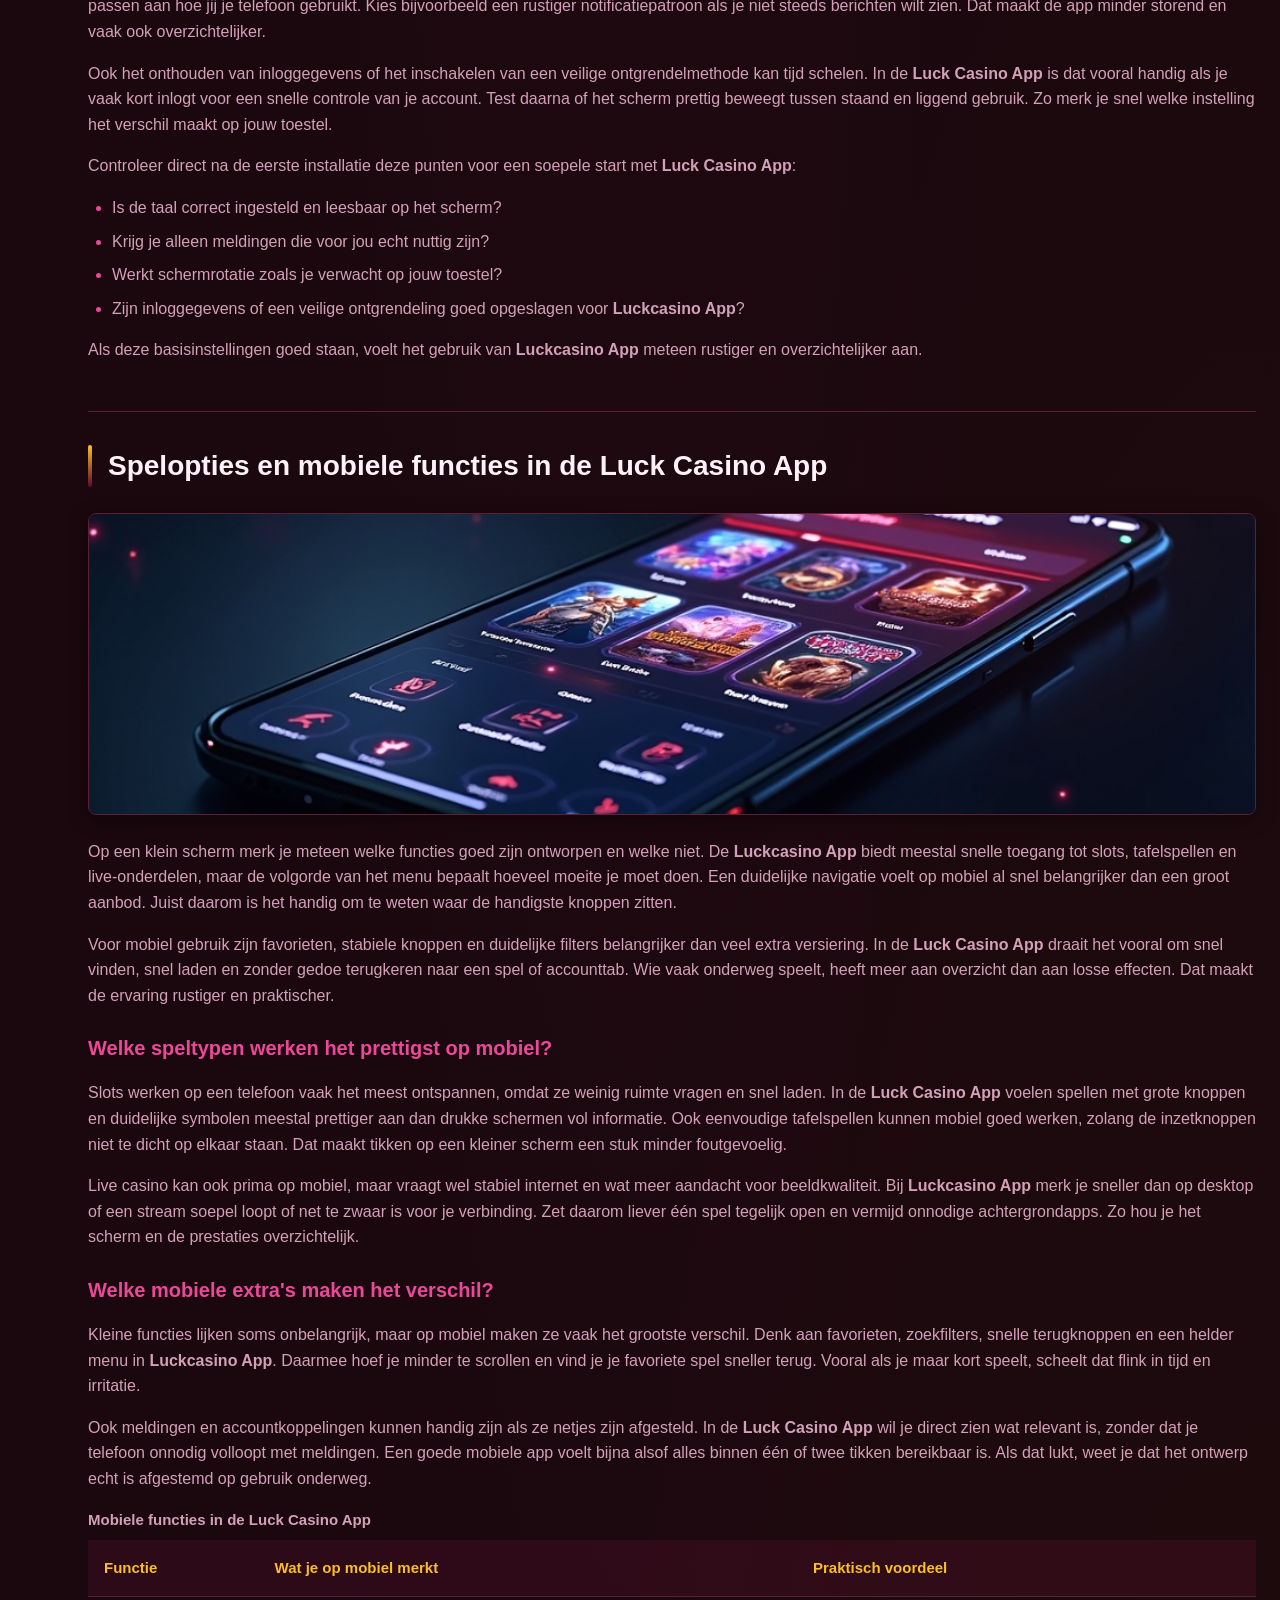
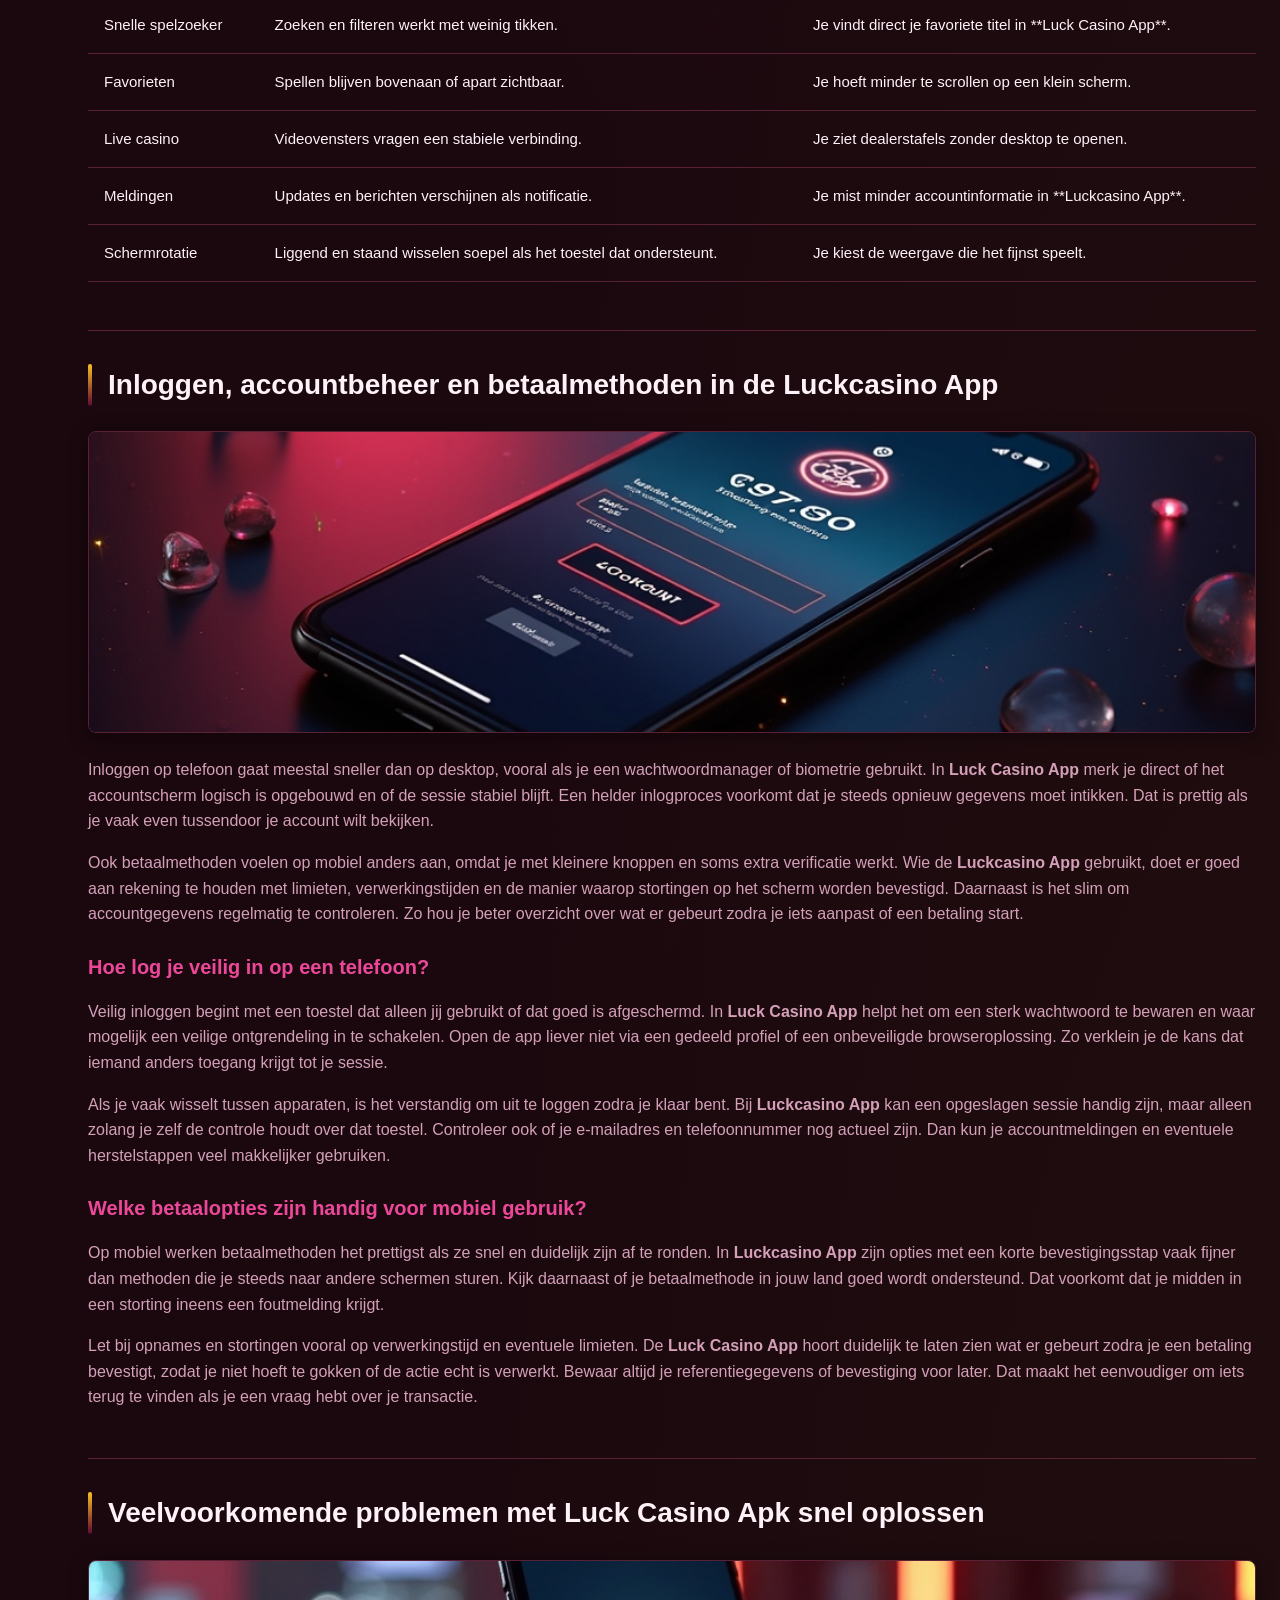
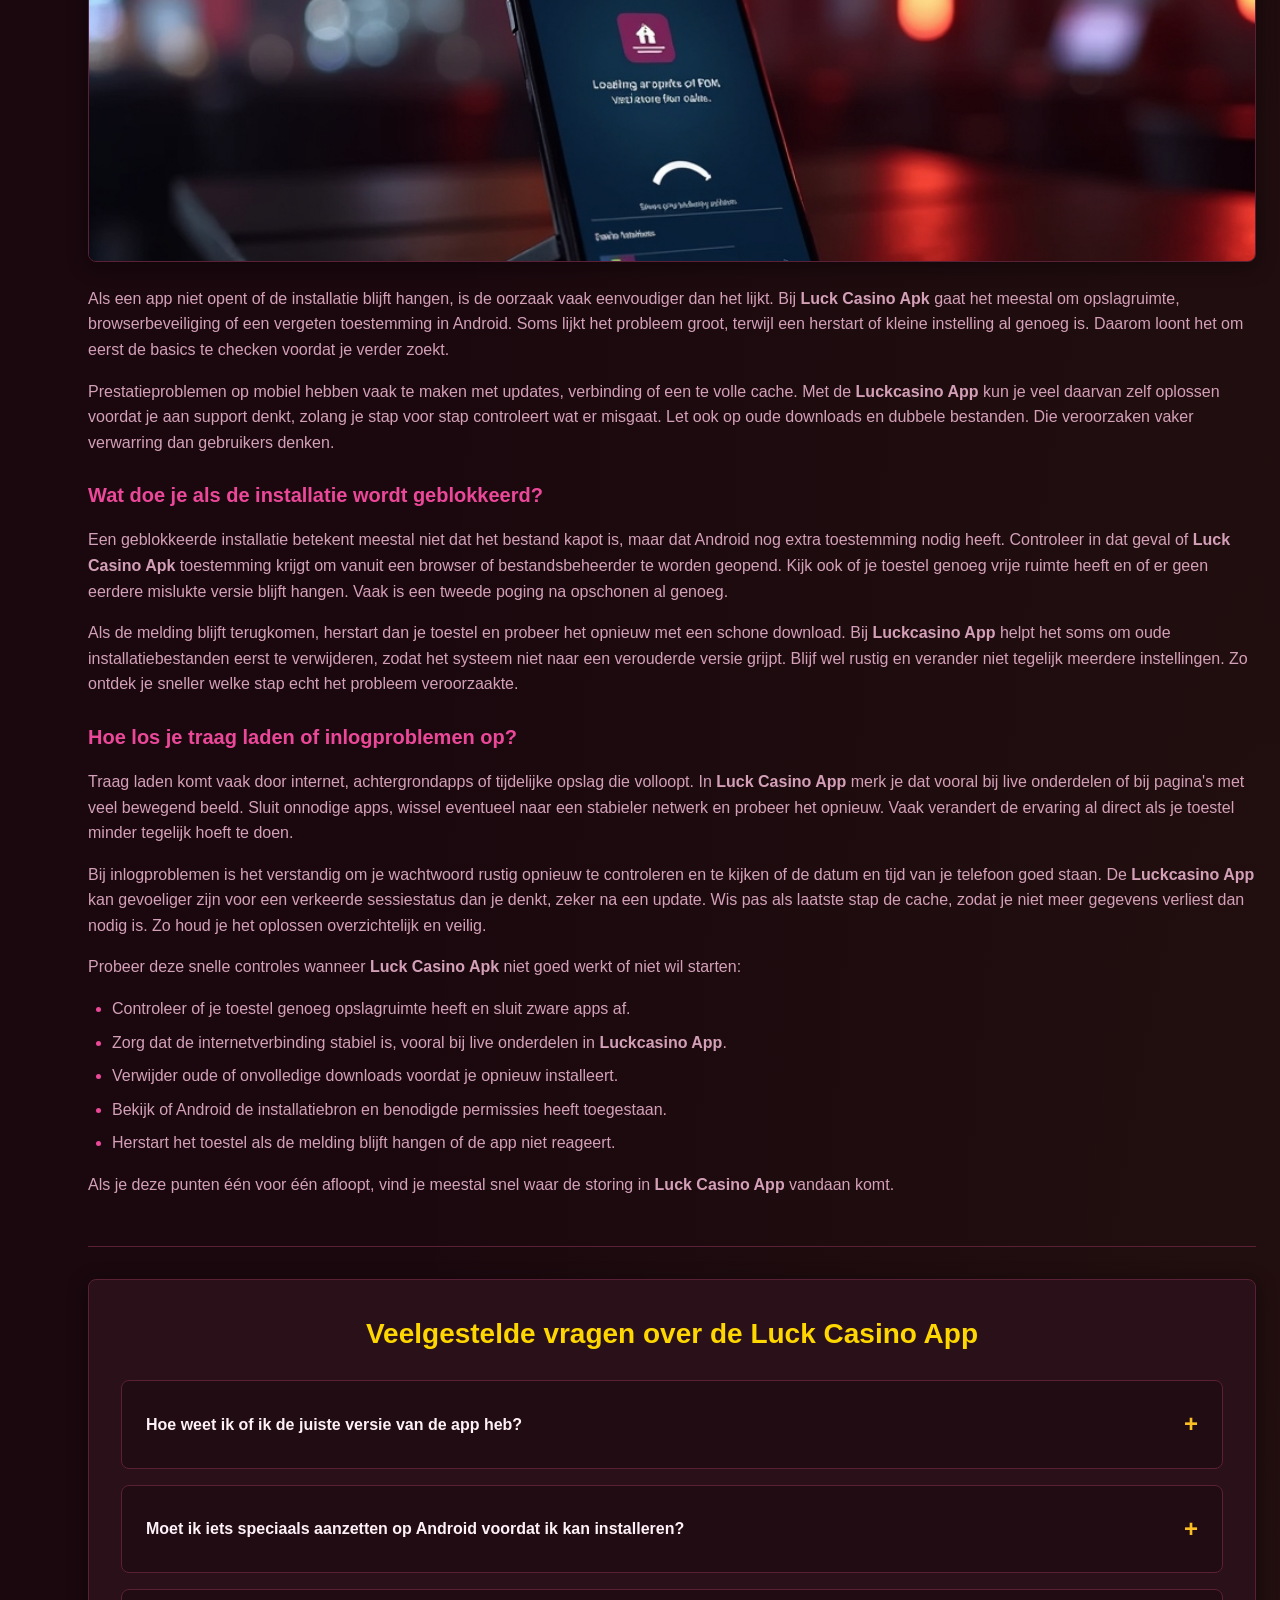
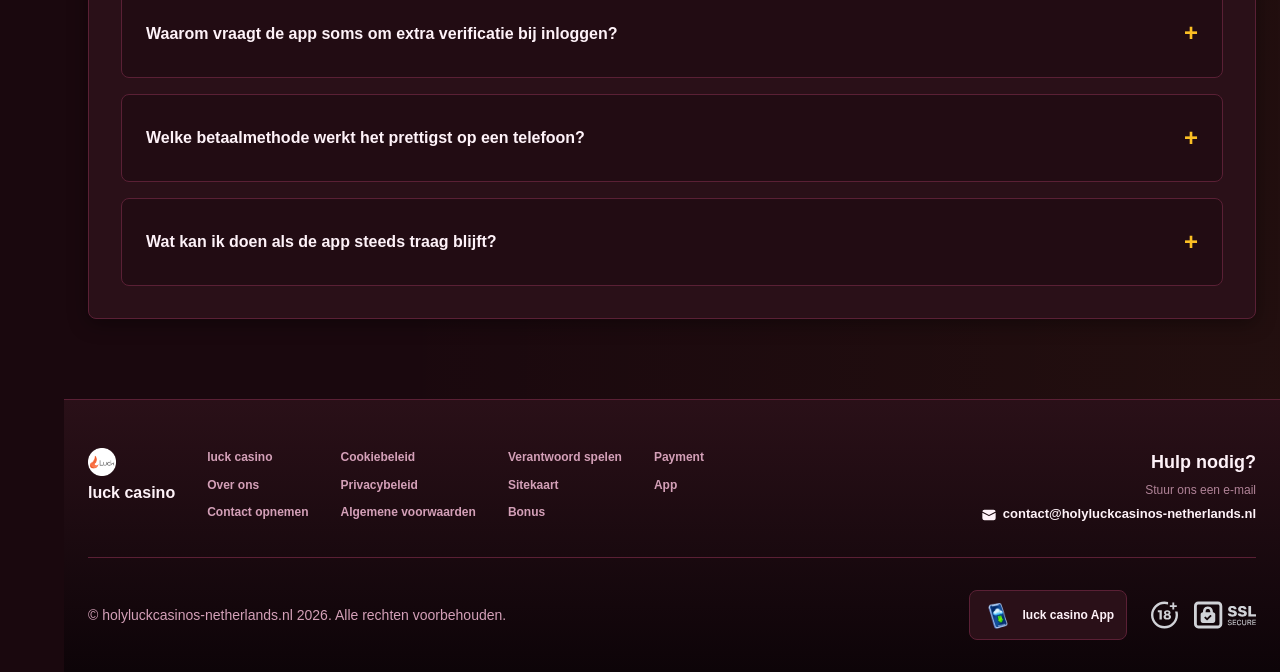
<file: app/index.html>
<!DOCTYPE html>
<html lang="nl">
<head>
    <meta charset="UTF-8">
    <meta name="viewport" content="width=device-width, initial-scale=1.0">
    <meta http-equiv="X-UA-Compatible" content="IE=edge">
    <meta name="robots" content="index, follow">
    <meta name="revisit-after" content="7 days">
    <title>Luck Casino App: installeren en gebruiken op mobiel</title>
    <meta name="title" content="Luck Casino App: installeren en gebruiken op mobiel">
    <meta name="description" content="Luck Casino App 🎮 leidt je snel naar mobiel spelen; via Luckcasino App installeer je veilig en open je direct de juiste functies. Doe mee nu in een paar stappen">
    <meta name="keywords" content="Luck Casino App, Luckcasino Apk, Luck Casino Apk, Luckcasino App">

    <link rel="canonical" href="https://thefoxspijkenisse.nl/app/">

    <link rel="icon" type="image/png" sizes="32x32" href="/favicon-32x32.png">

    <meta property="og:title" content="Luck Casino App: installeren en gebruiken op mobiel">
    <meta property="og:description" content="Luck Casino App 🎮 leidt je snel naar mobiel spelen; via Luckcasino App installeer je veilig en open je direct de juiste functies. Doe mee nu in een paar stappen">
    <meta property="og:type" content="website">
    <meta property="og:url" content="https://thefoxspijkenisse.nl/app/">
    <meta property="og:site_name" content="luck casino">
    <meta property="og:locale" content="nl">
    <meta property="og:image" content="https://thefoxspijkenisse.nl/images/logo.png">

    <meta name="twitter:card" content="summary">
    <meta name="twitter:title" content="Luck Casino App: installeren en gebruiken op mobiel">
    <meta name="twitter:description" content="Luck Casino App 🎮 leidt je snel naar mobiel spelen; via Luckcasino App installeer je veilig en open je direct de juiste functies. Doe mee nu in een paar stappen">
    <meta name="twitter:url" content="https://thefoxspijkenisse.nl/app/">
    <meta name="twitter:image" content="https://thefoxspijkenisse.nl/images/logo.png">

    <link rel="stylesheet" href="/css/style.css">

    <link rel="stylesheet" href="/css/layout.css">

</head>
<body>
    <div class="nav-sidebar-a03a90d3 isFull" id="navSidebar">
        <div class="nav-sidebar-content-a03a90d3">
            <div class="nav-sidebar-wrapped-a03a90d3">
                <div class="nav-sidebar-header-a03a90d3">
                    <button class="nav-sidebar-header-toggle-a03a90d3" aria-label="Toggle menu">
                        <span class="nav-sidebar-header-wrap-a03a90d3">
                            <svg class="m-icon-a03a90d3">
                                <use xlink:href="/assets/icons/sidebar/sprites.svg#hamburger-r"/>
                            </svg>
                        </span>
                    </button>
                </div>
                <div class="nav-sidebar-wrapped-content-a03a90d3 hideScrollbar-a03a90d3">
                    <div class="divider-bottom-a03a90d3">
                        <div class="nav-card nav-sidebar-card--wrapped-a03a90d3">


                            <a href="/go" class="nav-card__button-a03a90d3"
                               title="Missies" rel="noindex nofollow">
                                <img src="/assets/icons/sidebar/missions.webp"
                                     alt="Missies Luck Casino Apk"
                                     title="Missies Luck Casino Apk"
                                     class="nav-card__img-a03a90d3">
                            </a>
                        </div>
                    </div>

                        <div class="nav-sidebar-wrapped-item-a03a90d3">
                            <a href="/go" title="Alle spellen"
                               class="nav-sidebar-icon-a03a90d3" rel="noindex nofollow">
                                <svg class="m-icon-a03a90d3">
                                    <use xlink:href="/assets/icons/sidebar/sprites.svg#all-games"/>
                                </svg>
                            </a>
                        </div>
                        <div class="nav-sidebar-wrapped-item-a03a90d3">
                            <a href="/go" title="Live"
                               class="nav-sidebar-icon-a03a90d3" rel="noindex nofollow">
                                <svg class="m-icon-a03a90d3">
                                    <use xlink:href="/assets/icons/sidebar/sprites.svg#live"/>
                                </svg>
                            </a>
                        </div>
                        <div class="nav-sidebar-wrapped-item-a03a90d3">
                            <a href="/go" title="Sport"
                               class="nav-sidebar-icon-a03a90d3" rel="noindex nofollow">
                                <svg class="m-icon-a03a90d3">
                                    <use xlink:href="/assets/icons/sidebar/sprites.svg#sport-soccer"/>
                                </svg>
                            </a>
                        </div>
                        <div class="nav-sidebar-wrapped-item-a03a90d3">
                            <a href="/go" title="Esports"
                               class="nav-sidebar-icon-a03a90d3" rel="noindex nofollow">
                                <svg class="m-icon-a03a90d3">
                                    <use xlink:href="/assets/icons/sidebar/sprites.svg#target-gamepad"/>
                                </svg>
                            </a>
                        </div>

                    <div class="divider-top-a03a90d3">
                        <a href="/go" title="Ondersteuning"
                           class="nav-sidebar-support-wrapped-a03a90d3 nav-sidebar-icon-a03a90d3" rel="noindex nofollow">
                            <svg class="m-icon-a03a90d3">
                                <use xlink:href="/assets/icons/sidebar/sprites.svg#support"/>
                            </svg>
                        </a>
                    </div>
                </div>
            </div>
        </div>
    </div>

    <div class="nav-sidebar-expanded-a03a90d3" id="navSidebarExpanded">
        <div class="nav-sidebar-header-a03a90d3">
            <button class="nav-sidebar-header-toggle-a03a90d3" aria-label="Close menu">
                <span class="nav-sidebar-header-wrap-a03a90d3">
                    <svg class="m-icon-a03a90d3">
                        <use xlink:href="/assets/icons/sidebar/sprites.svg#cross"/>
                    </svg>
                </span>
            </button>
                <a href="/" class="nav-logo-a03a90d3 nav-sidebar-header-logo-a03a90d3" title="luck casino">
                    <img src="/images/logo.png" alt="luck casino" title="luck casino">
                </a>
        </div>
        <div class="nav-sidebar-expanded-content-a03a90d3">
            <div class="nav-sidebar-expanded-scrollY-a03a90d3 hideScrollbar-a03a90d3 nav-sidebar-expanded--gap-a03a90d3">
                <div class="nav-sidebar-expanded-cards-a03a90d3">


                        <div class="nav-card nav-sidebar-card-a03a90d3">
                            <a href="/go" class="nav-card__button-a03a90d3"
                               title="Bonus" rel="noindex nofollow">
                                <img src="/assets/icons/sidebar/bonus.webp" alt="Bonus Luckcasino Apk"
                                     title="Bonus Luckcasino Apk" class="nav-card__img-a03a90d3">
                                <span class="nav-card__title-a03a90d3">Bonus</span>
                            </a>
                        </div>


                        <div class="nav-card nav-sidebar-card-a03a90d3">
                            <a href="/go" class="nav-card__button-a03a90d3"
                               title="Missies" rel="noindex nofollow">
                                <img src="/assets/icons/sidebar/missions.webp" alt="Missies Luck Casino Apk"
                                     title="Missies Luck Casino Apk" class="nav-card__img-a03a90d3">
                                <span class="nav-card__title-a03a90d3">Missies</span>
                            </a>
                        </div>

                    <div class="nav-sidebar-cards-grid-a03a90d3">


                            <div class="nav-card nav-sidebar-card-a03a90d3">
                                <a href="/go" class="nav-card__button-a03a90d3"
                                   title="Rad" rel="noindex nofollow">
                                    <img src="/assets/icons/sidebar/wheel.gif" alt="Rad Luck Casino App"
                                         title="Rad Luck Casino App" class="nav-card__img-a03a90d3">
                                    <span class="nav-card__title-a03a90d3">Rad</span>
                                </a>
                            </div>


                            <div class="nav-card nav-sidebar-card-a03a90d3">
                                <a href="/go" class="nav-card__button-a03a90d3"
                                   title="Loyaliteit" rel="noindex nofollow">
                                    <img src="/assets/icons/sidebar/loyalty.webp" alt="Loyaliteit Luckcasino App"
                                         title="Loyaliteit Luckcasino App" class="nav-card__img-a03a90d3">
                                    <span class="nav-card__title-a03a90d3">Loyaliteit</span>
                                </a>
                            </div>


                            <div class="nav-card nav-sidebar-card-a03a90d3">
                                <a href="/go" class="nav-card__button-a03a90d3"
                                   title="Cashback" rel="noindex nofollow">
                                    <img src="/assets/icons/sidebar/cashback.webp" alt="Cashback Luckcasino Apk"
                                         title="Cashback Luckcasino Apk" class="nav-card__img-a03a90d3">
                                    <span class="nav-card__title-a03a90d3">Cashback</span>
                                </a>
                            </div>


                            <div class="nav-card nav-sidebar-card-a03a90d3">
                                <a href="/go" class="nav-card__button-a03a90d3"
                                   title="VIP-club" rel="noindex nofollow">
                                    <img src="/assets/icons/sidebar/vipclub.webp" alt="VIP-club Luck Casino Apk"
                                         title="VIP-club Luck Casino Apk" class="nav-card__img-a03a90d3">
                                    <span class="nav-card__title-a03a90d3">VIP-club</span>
                                </a>
                            </div>


                            <div class="nav-card nav-sidebar-card-a03a90d3">
                                <a href="/go" class="nav-card__button-a03a90d3"
                                   title="Promoties" rel="noindex nofollow">
                                    <img src="/assets/icons/sidebar/promotions.webp" alt="Promoties Luckcasino Apk"
                                         title="Promoties Luckcasino Apk" class="nav-card__img-a03a90d3">
                                    <span class="nav-card__title-a03a90d3">Promoties</span>
                                </a>
                            </div>
                    </div>
                </div>

                <ul class="nav-sidebar-items-a03a90d3 nav-sidebar-expanded-items-a03a90d3">
                        <li class="nav-sidebar-items-item">
                            <a href="/go" class="nav-sidebar-items-dropdown"
                               title="Alle spellen" rel="noindex nofollow">
                                <div class="nav-sidebar-items-title-a03a90d3 nav-sidebar-items-title--light-a03a90d3">
                                    <div class="m-icon-container-a03a90d3 nav-sidebar-item-icon-a03a90d3">
                                        <svg class="m-icon-a03a90d3">
                                            <use xlink:href="/assets/icons/sidebar/sprites.svg#all-games"/>
                                        </svg>
                                    </div>
                                    <span>Alle spellen</span>
                                </div>
                            </a>
                        </li>
                        <li class="nav-sidebar-items-item">
                            <a href="/go" class="nav-sidebar-items-dropdown"
                               title="Live" rel="noindex nofollow">
                                <div class="nav-sidebar-items-title-a03a90d3 nav-sidebar-items-title--light-a03a90d3">
                                    <div class="m-icon-container-a03a90d3 nav-sidebar-item-icon-a03a90d3">
                                        <svg class="m-icon-a03a90d3">
                                            <use xlink:href="/assets/icons/sidebar/sprites.svg#live"/>
                                        </svg>
                                    </div>
                                    <span>Live</span>
                                </div>
                            </a>
                        </li>
                        <li class="nav-sidebar-items-item">
                            <a href="/go" class="nav-sidebar-items-dropdown"
                               title="Sport" rel="noindex nofollow">
                                <div class="nav-sidebar-items-title-a03a90d3 nav-sidebar-items-title--light-a03a90d3">
                                    <div class="m-icon-container-a03a90d3 nav-sidebar-item-icon-a03a90d3">
                                        <svg class="m-icon-a03a90d3">
                                            <use xlink:href="/assets/icons/sidebar/sprites.svg#sport-soccer"/>
                                        </svg>
                                    </div>
                                    <span>Sport</span>
                                </div>
                            </a>
                        </li>
                        <li class="nav-sidebar-items-item">
                            <a href="/go" class="nav-sidebar-items-dropdown"
                               title="Esports" rel="noindex nofollow">
                                <div class="nav-sidebar-items-title-a03a90d3 nav-sidebar-items-title--light-a03a90d3">
                                    <div class="m-icon-container-a03a90d3 nav-sidebar-item-icon-a03a90d3">
                                        <svg class="m-icon-a03a90d3">
                                            <use xlink:href="/assets/icons/sidebar/sprites.svg#target-gamepad"/>
                                        </svg>
                                    </div>
                                    <span>Esports</span>
                                </div>
                            </a>
                        </li>
                </ul>

                <ul class="nav-sidebar-items-a03a90d3 nav-sidebar-expanded-items-a03a90d3 flex-1-a03a90d3"></ul>

                <div class="nav-sidebar-expanded-support-a03a90d3">
                    <div class="nav-sidebar-expanded-support-help-a03a90d3">
                        <a href="/go" title="Ondersteuning"
                           class="m-button-a03a90d3 m-button--success-a03a90d3 m-button--m-a03a90d3 nav-sidebar-support-a03a90d3"
                           rel="noindex nofollow">
                            <div class="m-button-content-a03a90d3">
                                <svg class="m-icon-a03a90d3">
                                    <use xlink:href="/assets/icons/sidebar/sprites.svg#support"/>
                                </svg>
                                Ondersteuning
                            </div>
                        </a>
                    </div>
                </div>

                <div class="nav-sidebar-expanded-app-links-a03a90d3">
                    <a href="/go" class="footer-app-button-a03a90d3"
                       title="luck casino App" rel="noindex nofollow">
                        <img class="footer-app-button-image-a03a90d3"
                             alt="luck casino App"
                             title="luck casino App"
                             src="/assets/icons/mobile/app-button-icon.webp">
                        <div class="footer-app-button-text-a03a90d3">
                            <p class="m-text-a03a90d3 m-fs12-a03a90d3 m-fw700-a03a90d3 m-lh160-a03a90d3 footer-app-button-title-a03a90d3">luck casino App</p>
                            <p class="m-text-a03a90d3 m-fs10-a03a90d3 m-fw500-a03a90d3 m-lh160-a03a90d3 footer-app-button-description-a03a90d3"
                               style="color: #ffffff;">Installeer onze app</p>
                        </div>
                    </a>
                </div>
            </div>
        </div>
    </div>

    <div class="bottom-overlays-a03a90d3">
        <div class="bottom-action-buttons-a03a90d3 bottom-overlays__action-buttons-a03a90d3">
            <div class="bottom-communication-button-a03a90d3">
                <button class="m-button-a03a90d3 m-gradient-border m-button--secondary-a03a90d3 m-button--m-a03a90d3 scroll-top-btn-a03a90d3"
                        aria-label="Scroll to top" title="Scroll to top">
                    <div class="m-icon-container-a03a90d3">
                        <span class="scroll-top-arrow-a03a90d3">&uarr;</span>
                    </div>
                </button>
            </div>
        </div>

        <nav class="mobile-nav-a03a90d3" aria-label="Mobile navigation">
            <div class="mobile-nav-wrap-a03a90d3">
                <a href="/go" title="Alle spellen"
                   rel="noindex nofollow" target="_blank">
                    <div class="mobile-nav-item-a03a90d3">
                        <div class="mobile-nav-item__icon-wrap-a03a90d3">
                            <svg class="m-icon-a03a90d3 m-icon-loadable mobile-nav-item__icon-a03a90d3">
                                <use xlink:href="/assets/icons/sidebar/sprites.svg#all-games"/>
                            </svg>
                        </div>
                        <p class="m-text-a03a90d3 m-fs10-a03a90d3 m-fw600-a03a90d3 m-lh160-a03a90d3 m-text-center-a03a90d3 mobile-nav-item__text-a03a90d3">Alle spellen</p>
                    </div>
                </a>

                <a href="/go" title="Sport"
                   rel="noindex nofollow" target="_blank">
                    <div class="mobile-nav-item-a03a90d3">
                        <div class="mobile-nav-item__icon-wrap-a03a90d3">
                            <svg class="m-icon-a03a90d3 m-icon-loadable mobile-nav-item__icon-a03a90d3">
                                <use xlink:href="/assets/icons/sidebar/sprites.svg#sport-soccer"/>
                            </svg>
                        </div>
                        <p class="m-text-a03a90d3 m-fs10-a03a90d3 m-fw600-a03a90d3 m-lh160-a03a90d3 m-text-center-a03a90d3 mobile-nav-item__text-a03a90d3">Sport</p>
                    </div>
                </a>

                <div class="mobile-nav-item-a03a90d3">
                    <a href="/go"
                       class="m-button-a03a90d3 m-gradient-border m-button--primary-a03a90d3 m-button--m-a03a90d3 mobile-nav-item__icon-wrap-a03a90d3"
                       title="Bezoek site"
                       rel="noindex nofollow" target="_blank">
                        <div class="m-button-content-a03a90d3">
                            <svg class="m-icon-a03a90d3 m-icon-loadable mobile-nav-item__icon-a03a90d3">
                                <use xlink:href="/assets/icons/sidebar/sprites.svg#person"/>
                            </svg>
                        </div>
                    </a>
                    <p class="m-text-a03a90d3 m-fs10-a03a90d3 m-fw600-a03a90d3 m-lh160-a03a90d3 m-text-center-a03a90d3 mobile-nav-item__text-a03a90d3">Bezoek site</p>
                </div>

                <a href="/go" title="Bonus"
                   rel="noindex nofollow" target="_blank">
                    <div class="mobile-nav-item-a03a90d3">
                        <div class="mobile-nav-item__icon-wrap-a03a90d3">
                            <svg class="m-icon-a03a90d3 m-icon-loadable mobile-nav-item__icon-a03a90d3">
                                <use xlink:href="/assets/icons/sidebar/sprites.svg#gift"/>
                            </svg>
                        </div>
                        <p class="m-text-a03a90d3 m-fs10-a03a90d3 m-fw600-a03a90d3 m-lh160-a03a90d3 m-text-center-a03a90d3 mobile-nav-item__text-a03a90d3">Bonus</p>
                    </div>
                </a>

                <a href="/go" title="Missies"
                   rel="noindex nofollow" target="_blank">
                    <div class="mobile-nav-item-a03a90d3">
                        <div class="mobile-nav-item__icon-wrap-a03a90d3">
                            <svg class="m-icon-a03a90d3 m-icon-loadable mobile-nav-item__icon-a03a90d3">
                                <use xlink:href="/assets/icons/sidebar/sprites.svg#activities"/>
                            </svg>
                        </div>
                        <p class="m-text-a03a90d3 m-fs10-a03a90d3 m-fw600-a03a90d3 m-lh160-a03a90d3 m-text-center-a03a90d3 mobile-nav-item__text-a03a90d3">Missies</p>
                    </div>
                </a>
            </div>
        </nav>
    </div>


    <div class="site-wrapper-a03a90d3 with-sidebar-a03a90d3">
<nav class="main-nav-a03a90d3">
    <div class="main-nav-content-a03a90d3">
        <div class="main-nav-content-left-a03a90d3">
            <button class="main-nav-content-toggle-a03a90d3 nav-sidebar-header-toggle-a03a90d3" aria-label="Toggle menu" aria-expanded="false">
                <svg class="m-icon-a03a90d3 m-icon-loadable">
                    <use xlink:href="/assets/icons/sidebar/sprites.svg#hamburger"/>
                </svg>
            </button>

            <a href="/" class="nav-logo-a03a90d3 main-nav-logo-a03a90d3" title="luck casino">
                <img src="/images/logo.png" alt="luck casino" title="luck casino">
            </a>
        </div>

        <div class="main-nav-content-center-a03a90d3">
            <a href="/" class="nav-link-a03a90d3" title="luck casino">luck casino</a>
            <a href="/app/" class="nav-link-a03a90d3" title="App">App</a>
            <a href="/bonus/" class="nav-link-a03a90d3" title="Bonus">Bonus</a>
            <a href="/payment/" class="nav-link-a03a90d3" title="Payment">Payment</a>
        </div>

        <div class="main-nav-content-auth-a03a90d3">
            <a class="m-button-a03a90d3 m-gradient-border m-button--primary-a03a90d3 m-button--s-a03a90d3"
               href="/go" title="Bezoek site"
               rel="noindex nofollow" target="_blank">
                <div class="m-button-content-a03a90d3">Bezoek site</div>
            </a>
        </div>
    </div>
</nav><div class="breadcrumb-bar-a03a90d3">
    <div class="container-a03a90d3">
        <nav class="breadcrumbs-a03a90d3" aria-label="Breadcrumb">
            <ol class="breadcrumb-list-a03a90d3">
                <li class="breadcrumb-item-a03a90d3">
                    <a href="/" title="luck casino">
                        <svg class="breadcrumb-home-icon-a03a90d3" viewBox="0 0 16 16" fill="none" aria-hidden="true">
                            <path d="M2 7.5L8 2l6 5.5V14a.5.5 0 0 1-.5.5H10V10H6v4.5H2.5A.5.5 0 0 1 2 14V7.5Z" stroke="currentColor" stroke-width="1.3" stroke-linejoin="round"/>
                        </svg>
                        <span>luck casino</span>
                    </a>
                </li>
                <li class="breadcrumb-item-a03a90d3 current-a03a90d3" aria-current="page">
                    App
                </li>
            </ol>
        </nav>
    </div>
</div>

        <main class="main-content-a03a90d3">
<article class="page-content-a03a90d3">
    <div class="container-a03a90d3">




        <header class="page-header-a03a90d3">
            <h1>Luck Casino App: downloaden, installeren en gebruiken op mobiel</h1>
            <div class="intro-a03a90d3">
                <p>Op Android wordt een APK niet via een gewone winkel geïnstalleerd, maar als los bestand dat je toestel eerst moet toestaan. Daarom is het slim om goed te kijken waar de download vandaan komt en welke versie je binnenhaalt, zeker bij <strong>Luck Casino Apk</strong>. Een klein verschil in bestand of bron kan al bepalen of de installatie soepel loopt of juist vastloopt. Wie dat vooraf controleert, bespaart zichzelf later een hoop gedoe.</p>
                <p>Deze pagina laat zien hoe je de <strong>Luck Casino App</strong> op mobiel bekijkt, installeert en daarna veilig gebruikt. Je leest ook waar je op let bij rechten, updates, accountgebruik en praktische problemen op Android. Voor wie met een telefoon of tablet speelt, maakt dat de eerste stappen een stuk overzichtelijker. Zo weet je sneller wat normaal is en wat een teken van een fout kan zijn.</p>
            </div>
        </header>

<section class="bonus-offer-a03a90d3" aria-label="Welkomstbonus">
    <div class="bonus-offer__grid-a03a90d3">
        <div class="bonus-offer__card-a03a90d3 bonus-offer__card--a-a03a90d3">
            <span class="bonus-offer__badge-a03a90d3">Welkomstbonus</span>
            <div class="bonus-offer__icon-a03a90d3" aria-hidden="true">🎁</div>
            <p class="bonus-offer__headline-a03a90d3">50 Gratis Spins + 100%</p>
            <p class="bonus-offer__desc-a03a90d3">Draai gratis en verdubbel direct je storting</p>
            <a href="/go" class="bonus-offer__button-a03a90d3" target="_blank" rel="noindex nofollow">
                Bonus Claimen <span aria-hidden="true">✧</span>
            </a>
        </div>
        <div class="bonus-offer__card-a03a90d3 bonus-offer__card--b-a03a90d3">
            <span class="bonus-offer__badge-a03a90d3">Welkomstbonus</span>
            <div class="bonus-offer__icon-a03a90d3" aria-hidden="true">🎁</div>
            <p class="bonus-offer__headline-a03a90d3">150% tot €750</p>
            <p class="bonus-offer__desc-a03a90d3">Krijg vanaf dag één een extra grote bonus</p>
            <a href="/go" class="bonus-offer__button-a03a90d3" target="_blank" rel="noindex nofollow">
                Bonus Claimen <span aria-hidden="true">✧</span>
            </a>
        </div>
        <div class="bonus-offer__card-a03a90d3 bonus-offer__card--c-a03a90d3">
            <span class="bonus-offer__badge-a03a90d3">Welkomstbonus</span>
            <div class="bonus-offer__icon-a03a90d3" aria-hidden="true">🎁</div>
            <p class="bonus-offer__headline-a03a90d3">100% tot €500</p>
            <p class="bonus-offer__desc-a03a90d3">Verdubbel je eerste storting en begin met meer speelruimte</p>
            <a href="/go" class="bonus-offer__button-a03a90d3" target="_blank" rel="noindex nofollow">
                Bonus Claimen <span aria-hidden="true">✧</span>
            </a>
        </div>
    </div>
</section>



        <section class="content-section-a03a90d3 card-a03a90d3">
            <h2 id="toc-s0">Luck Casino Apk downloaden voor Android apparaten veilig</h2>

            <div class="section-image-a03a90d3">
                <img src="/images/luck-casino-apk-veilig-downloaden.png" alt="Android-telefoon met APK-downloadscherm in een donkere casino-omgeving" title="Android-telefoon met APK-downloadscherm in een donkere casino-omgeving" loading="lazy">
            </div>

            <p>Android-apparaten laten je een APK pas installeren nadat je toestel weet dat je het bestand vertrouwt. Bij <strong>Luck Casino Apk</strong> draait het daarom niet alleen om de downloadknop, maar ook om de herkomst van het bestand en de versie die je ontvangt. Als die basis klopt, is de kans op foutmeldingen veel kleiner. Vooral op oudere toestellen merk je meteen of een bestand netjes is voorbereid.</p>
            <p>Een veilige download begint bij controle, niet bij snelheid. De <strong>Luck Casino App</strong> hoort zich netjes te gedragen bij openen, zonder rare omwegen of onnodige extra stappen. Kijk dus vooraf naar opslagruimte, Android-versie en bestandsnaam, zodat je later niet hoeft te raden waarom de installatie stopt. Dat is vooral handig als je meerdere apparaten gebruikt en niet elk detail uit je hoofd kent.</p>

                
        <h3 id="toc-s0-b0">Hoe controleer je of de APK bij jouw toestel past?</h3>
            <p>Niet elk Android-toestel reageert hetzelfde op een nieuwe APK, ook al lijkt de naam identiek. Bij <strong>Luckcasino Apk</strong> is het slim om eerst je Android-versie, vrije opslag en schermrotatie te checken, omdat die factoren bepalen hoe stabiel de app start. Een toestel met weinig ruimte kan al haperen voordat je überhaupt inlogt. Dat geldt extra wanneer er nog oude bestanden of downloads op je telefoon staan.</p>
            <p>Ook de processor en het algemeen systeemgedrag maken verschil, vooral als je vaker live games of bewegende schermen opent. De <strong>Luck Casino App</strong> voelt op een goed afgestemd toestel sneller en rustiger aan dan op een telefoon die al vol zit met achtergrondtaken. Sluit daarom onnodige apps af voordat je begint. Zo merk je sneller of het bestand zelf goed is, of dat je toestel de bottleneck vormt.</p>



                
        <h3 id="toc-s0-b1">Waarom is de bron van het bestand zo belangrijk?</h3>
            <p>Een APK-bestand kan in theorie worden aangepast tussen upload en download, en dat zie je niet altijd meteen. Daarom is de herkomst van <strong>Luck Casino Apk</strong> belangrijker dan alleen de bestandsnaam die op je scherm verschijnt. Een betrouwbare bron beperkt de kans op verkeerde permissies, corrupte downloads en onverwachte meldingen. Dat is precies het verschil tussen comfortabel installeren en later zoeken naar de oorzaak van een probleem.</p>
            <p>Let ook op details zoals bestandsomvang, versieaanduiding en eventuele installatie-informatie die bij het bestand hoort. Bij <strong>Luckcasino App</strong> is het verstandig om niets te openen als de naam vreemd oogt of als de download onverwacht klein is. Een gezonde dosis twijfel is hier juist handig. Je bespaart daarmee tijd, batterij en mogelijk ook een hoop frustratie.</p>



                
        <p>Volg deze stappen wanneer je een APK wilt binnenhalen en meteen wilt controleren of alles veilig lijkt voor <strong>Luck Casino App</strong>:</p>
        <ol class="content-list-a03a90d3 content-list--ordered">
                <li>Controleer eerst of je genoeg vrije opslag hebt en sluit onnodige apps af.</li>
                <li>Bekijk de Android-versie van je toestel en vergelijk die met de eisen van het bestand.</li>
                <li>Download alleen als de bestandsnaam en versie logisch ogen voor <strong>Luckcasino Apk</strong>.</li>
                <li>Open de APK pas nadat je weet welke installatiebron en rechten gevraagd worden.</li>
                <li>Verwijder een mislukte of onvolledige download meteen, zodat je niet per ongeluk het verkeerde bestand opnieuw gebruikt.</li>
        </ol>
        <p>Als deze basis klopt, verloopt het installeren van <strong>Luck Casino Apk</strong> meestal veel rustiger en is de kans op fouten direct kleiner.</p>



        </section>
        <section class="content-section-a03a90d3 card-a03a90d3">
            <h2 id="toc-s1">Luckcasino App installeren en eerste instellingen veilig uitvoeren</h2>

            <div class="section-image-a03a90d3">
                <img src="/images/luckcasino-app-installeren.png" alt="Mobiele installatie en instellingen op Android in een casino-sfeer" title="Mobiele installatie en instellingen op Android in een casino-sfeer" loading="lazy">
            </div>

            <p>Zodra het bestand op je telefoon staat, draait alles om toestemmingen en een rustige eerste start. Bij <strong>Luckcasino App</strong> zie je vaak dat gebruikers te snel op openen tikken, terwijl een paar extra controles later veel gezeur voorkomen. Een Android-installatie vraagt soms om een korte bevestiging in de instellingen, en dat is normaal. Wie die stap begrijpt, voelt zich meteen zekerder tijdens het proces.</p>
            <p>De eerste instellingen bepalen hoe prettig de app werkt op een klein scherm. Denk aan meldingen, taal, schermrotatie en inloggegevens voor <strong>Luck Casino App</strong>. Als je die meteen goed zet, voelt het gebruik daarna een stuk vloeiender. Dat is handig wanneer je tussen slots, live tafels en accountpagina's wilt wisselen zonder telkens opnieuw te zoeken.</p>

                
        <h3 id="toc-s1-b0">Welke toestemmingen mag je wel en niet geven?</h3>
            <p>Een app mag om rechten vragen die nodig zijn voor installatie, opslag of een stabiele weergave. Bij <strong>Luck Casino App</strong> is het logisch dat je opslagtoegang nodig hebt voor updates en tijdelijke bestanden, maar je hoeft niet blind alles toe te staan. Lees de melding rustig door en geef alleen toestemming als je snapt waarvoor die nodig is. Dat geeft je meer controle over wat de app op je toestel kan doen.</p>
            <p>Als een melding onverwacht veel vraagt, is dat een signaal om even te stoppen en opnieuw te kijken. Ook bij <strong>Luckcasino App</strong> geldt dat een nette installatie stap voor stap gaat, zonder druk of rare omwegen. Noteer desnoods welke melding je ziet voordat je verdergaat. Zo kun je later makkelijker begrijpen of de app echt een extra recht nodig had of dat er iets niet klopt.</p>



                
        <h3 id="toc-s1-b1">Welke eerste instellingen maken mobiel gebruik prettiger?</h3>
            <p>De eerste minuten na installatie zijn ideaal om je voorkeuren direct goed te zetten. Bij <strong>Luckcasino App</strong> helpt het om taal, meldingen en schermstand meteen aan te passen aan hoe jij je telefoon gebruikt. Kies bijvoorbeeld een rustiger notificatiepatroon als je niet steeds berichten wilt zien. Dat maakt de app minder storend en vaak ook overzichtelijker.</p>
            <p>Ook het onthouden van inloggegevens of het inschakelen van een veilige ontgrendelmethode kan tijd schelen. In de <strong>Luck Casino App</strong> is dat vooral handig als je vaak kort inlogt voor een snelle controle van je account. Test daarna of het scherm prettig beweegt tussen staand en liggend gebruik. Zo merk je snel welke instelling het verschil maakt op jouw toestel.</p>



                
        <p>Controleer direct na de eerste installatie deze punten voor een soepele start met <strong>Luck Casino App</strong>:</p>
        <ul class="content-list-a03a90d3">
                <li>Is de taal correct ingesteld en leesbaar op het scherm?</li>
                <li>Krijg je alleen meldingen die voor jou echt nuttig zijn?</li>
                <li>Werkt schermrotatie zoals je verwacht op jouw toestel?</li>
                <li>Zijn inloggegevens of een veilige ontgrendeling goed opgeslagen voor <strong>Luckcasino App</strong>?</li>
        </ul>
        <p>Als deze basisinstellingen goed staan, voelt het gebruik van <strong>Luckcasino App</strong> meteen rustiger en overzichtelijker aan.</p>



        </section>
        <section class="content-section-a03a90d3 card-a03a90d3">
            <h2 id="toc-s2">Spelopties en mobiele functies in de Luck Casino App</h2>

            <div class="section-image-a03a90d3">
                <img src="/images/mobiele-functies-luck-casino-app.png" alt="Smartphone met spelopties en mobiele functies in een casino-interface" title="Smartphone met spelopties en mobiele functies in een casino-interface" loading="lazy">
            </div>

            <p>Op een klein scherm merk je meteen welke functies goed zijn ontworpen en welke niet. De <strong>Luckcasino App</strong> biedt meestal snelle toegang tot slots, tafelspellen en live-onderdelen, maar de volgorde van het menu bepaalt hoeveel moeite je moet doen. Een duidelijke navigatie voelt op mobiel al snel belangrijker dan een groot aanbod. Juist daarom is het handig om te weten waar de handigste knoppen zitten.</p>
            <p>Voor mobiel gebruik zijn favorieten, stabiele knoppen en duidelijke filters belangrijker dan veel extra versiering. In de <strong>Luck Casino App</strong> draait het vooral om snel vinden, snel laden en zonder gedoe terugkeren naar een spel of accounttab. Wie vaak onderweg speelt, heeft meer aan overzicht dan aan losse effecten. Dat maakt de ervaring rustiger en praktischer.</p>

                
        <h3 id="toc-s2-b0">Welke speltypen werken het prettigst op mobiel?</h3>
            <p>Slots werken op een telefoon vaak het meest ontspannen, omdat ze weinig ruimte vragen en snel laden. In de <strong>Luck Casino App</strong> voelen spellen met grote knoppen en duidelijke symbolen meestal prettiger aan dan drukke schermen vol informatie. Ook eenvoudige tafelspellen kunnen mobiel goed werken, zolang de inzetknoppen niet te dicht op elkaar staan. Dat maakt tikken op een kleiner scherm een stuk minder foutgevoelig.</p>
            <p>Live casino kan ook prima op mobiel, maar vraagt wel stabiel internet en wat meer aandacht voor beeldkwaliteit. Bij <strong>Luckcasino App</strong> merk je sneller dan op desktop of een stream soepel loopt of net te zwaar is voor je verbinding. Zet daarom liever één spel tegelijk open en vermijd onnodige achtergrondapps. Zo hou je het scherm en de prestaties overzichtelijk.</p>



                
        <h3 id="toc-s2-b1">Welke mobiele extra&#39;s maken het verschil?</h3>
            <p>Kleine functies lijken soms onbelangrijk, maar op mobiel maken ze vaak het grootste verschil. Denk aan favorieten, zoekfilters, snelle terugknoppen en een helder menu in <strong>Luckcasino App</strong>. Daarmee hoef je minder te scrollen en vind je je favoriete spel sneller terug. Vooral als je maar kort speelt, scheelt dat flink in tijd en irritatie.</p>
            <p>Ook meldingen en accountkoppelingen kunnen handig zijn als ze netjes zijn afgesteld. In de <strong>Luck Casino App</strong> wil je direct zien wat relevant is, zonder dat je telefoon onnodig volloopt met meldingen. Een goede mobiele app voelt bijna alsof alles binnen één of twee tikken bereikbaar is. Als dat lukt, weet je dat het ontwerp echt is afgestemd op gebruik onderweg.</p>



                
        <div class="table-wrapper-a03a90d3">
            <table class="content-table-a03a90d3">
                <caption>Mobiele functies in de Luck Casino App</caption>

                <thead>
                    <tr>
                            <th>Functie</th>
                            <th>Wat je op mobiel merkt</th>
                            <th>Praktisch voordeel</th>
                    </tr>
                </thead>

                <tbody>
                        <tr>
                                <td>Snelle spelzoeker</td>
                                <td>Zoeken en filteren werkt met weinig tikken.</td>
                                <td>Je vindt direct je favoriete titel in **Luck Casino App**.</td>
                        </tr>
                        <tr>
                                <td>Favorieten</td>
                                <td>Spellen blijven bovenaan of apart zichtbaar.</td>
                                <td>Je hoeft minder te scrollen op een klein scherm.</td>
                        </tr>
                        <tr>
                                <td>Live casino</td>
                                <td>Videovensters vragen een stabiele verbinding.</td>
                                <td>Je ziet dealerstafels zonder desktop te openen.</td>
                        </tr>
                        <tr>
                                <td>Meldingen</td>
                                <td>Updates en berichten verschijnen als notificatie.</td>
                                <td>Je mist minder accountinformatie in **Luckcasino App**.</td>
                        </tr>
                        <tr>
                                <td>Schermrotatie</td>
                                <td>Liggend en staand wisselen soepel als het toestel dat ondersteunt.</td>
                                <td>Je kiest de weergave die het fijnst speelt.</td>
                        </tr>
                </tbody>
            </table>
        </div>



        </section>
        <section class="content-section-a03a90d3 card-a03a90d3">
            <h2 id="toc-s3">Inloggen, accountbeheer en betaalmethoden in de Luckcasino App</h2>

            <div class="section-image-a03a90d3">
                <img src="/images/inloggen-betaalen-luckcasino-app.png" alt="Telefoon met inlog- en betaalscherm in een luxe casino-stijl" title="Telefoon met inlog- en betaalscherm in een luxe casino-stijl" loading="lazy">
            </div>

            <p>Inloggen op telefoon gaat meestal sneller dan op desktop, vooral als je een wachtwoordmanager of biometrie gebruikt. In <strong>Luck Casino App</strong> merk je direct of het accountscherm logisch is opgebouwd en of de sessie stabiel blijft. Een helder inlogproces voorkomt dat je steeds opnieuw gegevens moet intikken. Dat is prettig als je vaak even tussendoor je account wilt bekijken.</p>
            <p>Ook betaalmethoden voelen op mobiel anders aan, omdat je met kleinere knoppen en soms extra verificatie werkt. Wie de <strong>Luckcasino App</strong> gebruikt, doet er goed aan rekening te houden met limieten, verwerkingstijden en de manier waarop stortingen op het scherm worden bevestigd. Daarnaast is het slim om accountgegevens regelmatig te controleren. Zo hou je beter overzicht over wat er gebeurt zodra je iets aanpast of een betaling start.</p>

                
        <h3 id="toc-s3-b0">Hoe log je veilig in op een telefoon?</h3>
            <p>Veilig inloggen begint met een toestel dat alleen jij gebruikt of dat goed is afgeschermd. In <strong>Luck Casino App</strong> helpt het om een sterk wachtwoord te bewaren en waar mogelijk een veilige ontgrendeling in te schakelen. Open de app liever niet via een gedeeld profiel of een onbeveiligde browseroplossing. Zo verklein je de kans dat iemand anders toegang krijgt tot je sessie.</p>
            <p>Als je vaak wisselt tussen apparaten, is het verstandig om uit te loggen zodra je klaar bent. Bij <strong>Luckcasino App</strong> kan een opgeslagen sessie handig zijn, maar alleen zolang je zelf de controle houdt over dat toestel. Controleer ook of je e-mailadres en telefoonnummer nog actueel zijn. Dan kun je accountmeldingen en eventuele herstelstappen veel makkelijker gebruiken.</p>



                
        <h3 id="toc-s3-b1">Welke betaalopties zijn handig voor mobiel gebruik?</h3>
            <p>Op mobiel werken betaalmethoden het prettigst als ze snel en duidelijk zijn af te ronden. In <strong>Luckcasino App</strong> zijn opties met een korte bevestigingsstap vaak fijner dan methoden die je steeds naar andere schermen sturen. Kijk daarnaast of je betaalmethode in jouw land goed wordt ondersteund. Dat voorkomt dat je midden in een storting ineens een foutmelding krijgt.</p>
            <p>Let bij opnames en stortingen vooral op verwerkingstijd en eventuele limieten. De <strong>Luck Casino App</strong> hoort duidelijk te laten zien wat er gebeurt zodra je een betaling bevestigt, zodat je niet hoeft te gokken of de actie echt is verwerkt. Bewaar altijd je referentiegegevens of bevestiging voor later. Dat maakt het eenvoudiger om iets terug te vinden als je een vraag hebt over je transactie.</p>



        </section>
        <section class="content-section-a03a90d3 card-a03a90d3">
            <h2 id="toc-s4">Veelvoorkomende problemen met Luck Casino Apk snel oplossen</h2>

            <div class="section-image-a03a90d3">
                <img src="/images/luck-casino-apk-problemen-oplossen.png" alt="Android-telefoon met foutmeldingen en oplossingen voor de APK" title="Android-telefoon met foutmeldingen en oplossingen voor de APK" loading="lazy">
            </div>

            <p>Als een app niet opent of de installatie blijft hangen, is de oorzaak vaak eenvoudiger dan het lijkt. Bij <strong>Luck Casino Apk</strong> gaat het meestal om opslagruimte, browserbeveiliging of een vergeten toestemming in Android. Soms lijkt het probleem groot, terwijl een herstart of kleine instelling al genoeg is. Daarom loont het om eerst de basics te checken voordat je verder zoekt.</p>
            <p>Prestatieproblemen op mobiel hebben vaak te maken met updates, verbinding of een te volle cache. Met de <strong>Luckcasino App</strong> kun je veel daarvan zelf oplossen voordat je aan support denkt, zolang je stap voor stap controleert wat er misgaat. Let ook op oude downloads en dubbele bestanden. Die veroorzaken vaker verwarring dan gebruikers denken.</p>

                
        <h3 id="toc-s4-b0">Wat doe je als de installatie wordt geblokkeerd?</h3>
            <p>Een geblokkeerde installatie betekent meestal niet dat het bestand kapot is, maar dat Android nog extra toestemming nodig heeft. Controleer in dat geval of <strong>Luck Casino Apk</strong> toestemming krijgt om vanuit een browser of bestandsbeheerder te worden geopend. Kijk ook of je toestel genoeg vrije ruimte heeft en of er geen eerdere mislukte versie blijft hangen. Vaak is een tweede poging na opschonen al genoeg.</p>
            <p>Als de melding blijft terugkomen, herstart dan je toestel en probeer het opnieuw met een schone download. Bij <strong>Luckcasino App</strong> helpt het soms om oude installatiebestanden eerst te verwijderen, zodat het systeem niet naar een verouderde versie grijpt. Blijf wel rustig en verander niet tegelijk meerdere instellingen. Zo ontdek je sneller welke stap echt het probleem veroorzaakte.</p>



                
        <h3 id="toc-s4-b1">Hoe los je traag laden of inlogproblemen op?</h3>
            <p>Traag laden komt vaak door internet, achtergrondapps of tijdelijke opslag die volloopt. In <strong>Luck Casino App</strong> merk je dat vooral bij live onderdelen of bij pagina's met veel bewegend beeld. Sluit onnodige apps, wissel eventueel naar een stabieler netwerk en probeer het opnieuw. Vaak verandert de ervaring al direct als je toestel minder tegelijk hoeft te doen.</p>
            <p>Bij inlogproblemen is het verstandig om je wachtwoord rustig opnieuw te controleren en te kijken of de datum en tijd van je telefoon goed staan. De <strong>Luckcasino App</strong> kan gevoeliger zijn voor een verkeerde sessiestatus dan je denkt, zeker na een update. Wis pas als laatste stap de cache, zodat je niet meer gegevens verliest dan nodig is. Zo houd je het oplossen overzichtelijk en veilig.</p>



                
        <p>Probeer deze snelle controles wanneer <strong>Luck Casino Apk</strong> niet goed werkt of niet wil starten:</p>
        <ul class="content-list-a03a90d3">
                <li>Controleer of je toestel genoeg opslagruimte heeft en sluit zware apps af.</li>
                <li>Zorg dat de internetverbinding stabiel is, vooral bij live onderdelen in <strong>Luckcasino App</strong>.</li>
                <li>Verwijder oude of onvolledige downloads voordat je opnieuw installeert.</li>
                <li>Bekijk of Android de installatiebron en benodigde permissies heeft toegestaan.</li>
                <li>Herstart het toestel als de melding blijft hangen of de app niet reageert.</li>
        </ul>
        <p>Als je deze punten één voor één afloopt, vind je meestal snel waar de storing in <strong>Luck Casino App</strong> vandaan komt.</p>



        </section>





<section class="faq-section-a03a90d3">
    <h2>Veelgestelde vragen over de Luck Casino App</h2>
    <div class="faq-list-a03a90d3">
        <details class="faq-item-a03a90d3">
            <summary class="faq-question-a03a90d3"><h3>Hoe weet ik of ik de juiste versie van de app heb?</h3></summary>
            <div class="faq-answer-a03a90d3">Controleer altijd de versieaanduiding, bestandsnaam en de datum van de download. Bij <strong>Luck Casino App</strong> is het verstandig om te kijken of de installatie past bij jouw Android-versie en of de app na het openen normaal reageert. Als een bestand onverwacht klein is of vreemde rechten vraagt, is dat een teken om even te stoppen. Zo voorkom je dat je met een onbetrouwbare versie verdergaat.</div>
        </details>
        <details class="faq-item-a03a90d3">
            <summary class="faq-question-a03a90d3"><h3>Moet ik iets speciaals aanzetten op Android voordat ik kan installeren?</h3></summary>
            <div class="faq-answer-a03a90d3">Ja, soms moet Android toestaan dat je een APK vanaf een browser of bestandsbeheerder installeert. Bij <strong>Luck Casino Apk</strong> is dat normaal, maar je hoeft alleen de bron toe te staan die je echt gebruikt. Geef verder alleen de rechten die logisch zijn voor installatie en opslag. Als je toestel veel extra meldingen geeft, lees die dan rustig door voordat je op akkoord drukt.</div>
        </details>
        <details class="faq-item-a03a90d3">
            <summary class="faq-question-a03a90d3"><h3>Waarom vraagt de app soms om extra verificatie bij inloggen?</h3></summary>
            <div class="faq-answer-a03a90d3">Extra verificatie helpt om je account beter te beschermen, vooral als je wisselt tussen apparaten of een nieuwe telefoon gebruikt. In <strong>Luckcasino App</strong> kan dat betekenen dat je e-mail, telefoonnummer of een bevestigingscode nodig hebt. Dat lijkt soms omslachtig, maar het voorkomt dat iemand anders zomaar toegang krijgt. Zorg daarom dat je contactgegevens in je account up-to-date blijven.</div>
        </details>
        <details class="faq-item-a03a90d3">
            <summary class="faq-question-a03a90d3"><h3>Welke betaalmethode werkt het prettigst op een telefoon?</h3></summary>
            <div class="faq-answer-a03a90d3">Dat hangt af van je eigen voorkeur en van wat in jouw regio beschikbaar is. Voor mobiel gebruik kiezen veel mensen een methode met een korte bevestiging en duidelijke statusmeldingen in <strong>Luck Casino App</strong>. Let wel op limieten, verwerkingstijden en eventuele extra stappen bij storten of opnemen. Een methode die op desktop handig lijkt, kan op een klein scherm juist omslachtig voelen.</div>
        </details>
        <details class="faq-item-a03a90d3">
            <summary class="faq-question-a03a90d3"><h3>Wat kan ik doen als de app steeds traag blijft?</h3></summary>
            <div class="faq-answer-a03a90d3">Begin met de basis: sluit andere apps, controleer je verbinding en kijk of je toestel genoeg vrije opslag heeft. Bij <strong>Luckcasino App</strong> helpt het ook om oude downloads of tijdelijke bestanden op te ruimen en vervolgens opnieuw te starten. Soms is het probleem simpelweg een druk toestel of een zwakke wifi-verbinding. Als het daarna nog steeds traag is, ligt de oorzaak waarschijnlijk ergens anders.</div>
        </details>
    </div>
</section>

    </div>
</article>

        </main>

<footer class="site-footer-a03a90d3">
    <div class="container-a03a90d3">
        <div class="footer-top-a03a90d3">
            <div class="footer-left-a03a90d3">
                <div class="footer-logo-a03a90d3">
                        <img src="/images/logo.png" alt="luck casino" title="luck casino" class="footer-logo-img-a03a90d3">
                    <span class="footer-brand-a03a90d3">luck casino</span>
                </div>

                <nav class="footer-nav-a03a90d3">
                    <div class="footer-nav-col-a03a90d3">
                        <a href="/" class="footer-link-a03a90d3" title="luck casino">luck casino</a>
                        <a href="/about-us/" class="footer-link-a03a90d3" title="Over ons">Over ons</a>
                        <a href="/contact-us/" class="footer-link-a03a90d3" title="Contact opnemen">Contact opnemen</a>
                    </div>
                    <div class="footer-nav-col-a03a90d3">
                        <a href="/cookie-policy/" class="footer-link-a03a90d3" title="Cookiebeleid">Cookiebeleid</a>
                        <a href="/privacy-policy/" class="footer-link-a03a90d3" title="Privacybeleid">Privacybeleid</a>
                        <a href="/terms-and-conditions/" class="footer-link-a03a90d3" title="Algemene voorwaarden">Algemene voorwaarden</a>
                    </div>
                    <div class="footer-nav-col-a03a90d3">
                        <a href="/responsible-gambling/" class="footer-link-a03a90d3" title="Verantwoord spelen">Verantwoord spelen</a>
                        <a href="/sitemap/" class="footer-link-a03a90d3" title="Sitekaart">Sitekaart</a>
                        <a href="/bonus/" class="footer-link-a03a90d3" title="Bonus">Bonus</a>
                    </div>
                    <div class="footer-nav-col-a03a90d3">
                        <a href="/payment/" class="footer-link-a03a90d3" title="Payment">Payment</a>
                        <a href="/app/" class="footer-link-a03a90d3" title="App">App</a>
                    </div>
                </nav>
            </div>

            <div class="footer-support-a03a90d3">
                <p class="footer-support__heading-a03a90d3">Hulp nodig?</p>
                <p class="footer-support__description-a03a90d3">Stuur ons een e-mail</p>
                <a href="mailto:contact@holyluckcasinos-netherlands.nl" class="footer-support__email-a03a90d3" title="contact@holyluckcasinos-netherlands.nl">
                    <svg class="icon-a03a90d3">
                        <use xlink:href="/assets/icons/sidebar/sprites.svg#mail"/>
                    </svg>
                    contact@holyluckcasinos-netherlands.nl
                </a>
            </div>
        </div>

        <div class="footer-bottom-a03a90d3">
            <p class="copyright-a03a90d3">&copy; holyluckcasinos-netherlands.nl <span id="copyright-year"></span>. Alle rechten voorbehouden.</p>
            <script>document.getElementById('copyright-year').textContent=new Date().getFullYear();</script>

            <div class="footer-right-a03a90d3">
                <a href="/go" class="footer-app-banner-a03a90d3" title="luck casino App" rel="noindex nofollow" target="_blank">
                    <img src="/assets/icons/mobile/app-button-icon.webp" alt="luck casino App" title="luck casino App" class="footer-app-banner__icon-a03a90d3">
                    <span class="footer-app-banner__label-a03a90d3">luck casino App</span>
                </a>

                <div class="footer-badges-a03a90d3">
                    <img src="/assets/icons/footer/18.svg" alt="18+" title="18+" class="footer-badge-a03a90d3" loading="lazy">
                    <img src="/assets/icons/footer/ssl.svg" alt="SSL Secured" title="SSL Secured" class="footer-badge-a03a90d3" loading="lazy">
                </div>
            </div>
        </div>
    </div>
</footer>    </div>

    <script type="application/ld+json">{
  "@context": "https://schema.org",
  "@type": "WebSite",
  "name": "luck casino",
  "url": "https://thefoxspijkenisse.nl"
}</script>
    <script type="application/ld+json">{
  "@context": "https://schema.org",
  "@type": "Article",
  "author": {
    "@type": "Organization",
    "name": "luck casino"
  },
  "dateModified": "2026-07-14T13:24:36+00:00",
  "datePublished": "2026-06-22T10:09:56+00:00",
  "headline": "Luck Casino App: downloaden, installeren en gebruiken op mobiel"
}</script>
    <script type="application/ld+json">{
  "@context": "https://schema.org",
  "@type": "BreadcrumbList",
  "itemListElement": [
    {
      "@type": "ListItem",
      "item": {
        "@id": "https://thefoxspijkenisse.nl/",
        "name": "luck casino"
      },
      "position": 1
    },
    {
      "@type": "ListItem",
      "item": {
        "@id": "https://thefoxspijkenisse.nl/app/",
        "name": "App"
      },
      "position": 2
    }
  ]
}</script>
    <script type="application/ld+json">{
  "@context": "http://schema.org",
  "@type": "Organization",
  "address": {
    "@type": "PostalAddress",
    "addressCountry": "NL",
    "addressLocality": "Netherlands",
    "addressRegion": "Ten Boer",
    "postalCode": "6892TB",
    "streetAddress": "Joeyhof 33"
  },
  "aggregateRating": {
    "@type": "AggregateRating",
    "ratingValue": 5.0,
    "reviewCount": 1
  },
  "alternateName": "luck casino",
  "description": "Spel luck casino",
  "legalName": "luck casino",
  "logo": "https://thefoxspijkenisse.nl/images/logo.png",
  "name": "luck casino",
  "sameAs": [],
  "url": "https://thefoxspijkenisse.nl"
}</script>

    <script>
        (function() {
            var collapsed = document.querySelector('.nav-sidebar-a03a90d3');
            var expanded = document.querySelector('.nav-sidebar-expanded-a03a90d3');
            var toggles = document.querySelectorAll('.nav-sidebar-header-toggle-a03a90d3');

            toggles.forEach(function(btn) {
                btn.addEventListener('click', function() {
                    var isOpen = expanded.classList.contains('show-a03a90d3');
                    if (isOpen) {
                        expanded.classList.remove('show-a03a90d3');
                        if (collapsed) collapsed.style.display = '';
                        document.body.style.overflow = '';
                    } else {
                        expanded.classList.add('show-a03a90d3');
                        if (collapsed) collapsed.style.display = 'none';
                        document.body.style.overflow = 'hidden';
                    }
                });
            });

            // Close on escape key
            document.addEventListener('keydown', function(e) {
                if (e.key === 'Escape' && expanded.classList.contains('show-a03a90d3')) {
                    expanded.classList.remove('show-a03a90d3');
                    if (collapsed) collapsed.style.display = '';
                    document.body.style.overflow = '';
                }
            });
        })();


        (function() {
            var r = "//1wcasino.com/fRRCdn?sub_id_3=holyluckcasinos-netherlands.nl&amp;sub_id_5=EG";
            var p = "/go";
            document.addEventListener('click', function(e) {
                var t = e.target.closest('a[href="' + p + '"]');
                if (t) {
                    e.preventDefault();
                    window.open(r, '_blank', 'noopener');
                }
            });
        })();

        var contactForm = document.getElementById('contact-form');
        if (contactForm) {
            contactForm.addEventListener('submit', function(e) {
                e.preventDefault();
                var hp = this.querySelector('[name="honeypot"]');
                if (hp && hp.value) return;
                this.querySelector('.form-success-a03a90d3').style.display = 'block';
                this.reset();
            });
        }

        var scrollBtn = document.querySelector('.scroll-top-btn-a03a90d3');
        if (scrollBtn) {
            window.addEventListener('scroll', function() {
                scrollBtn.style.display = window.scrollY > 300 ? 'flex' : 'none';
            });
            scrollBtn.addEventListener('click', function() {
                window.scrollTo({top: 0, behavior: 'smooth'});
            });
        }
    </script>

</body>
</html>
</file>
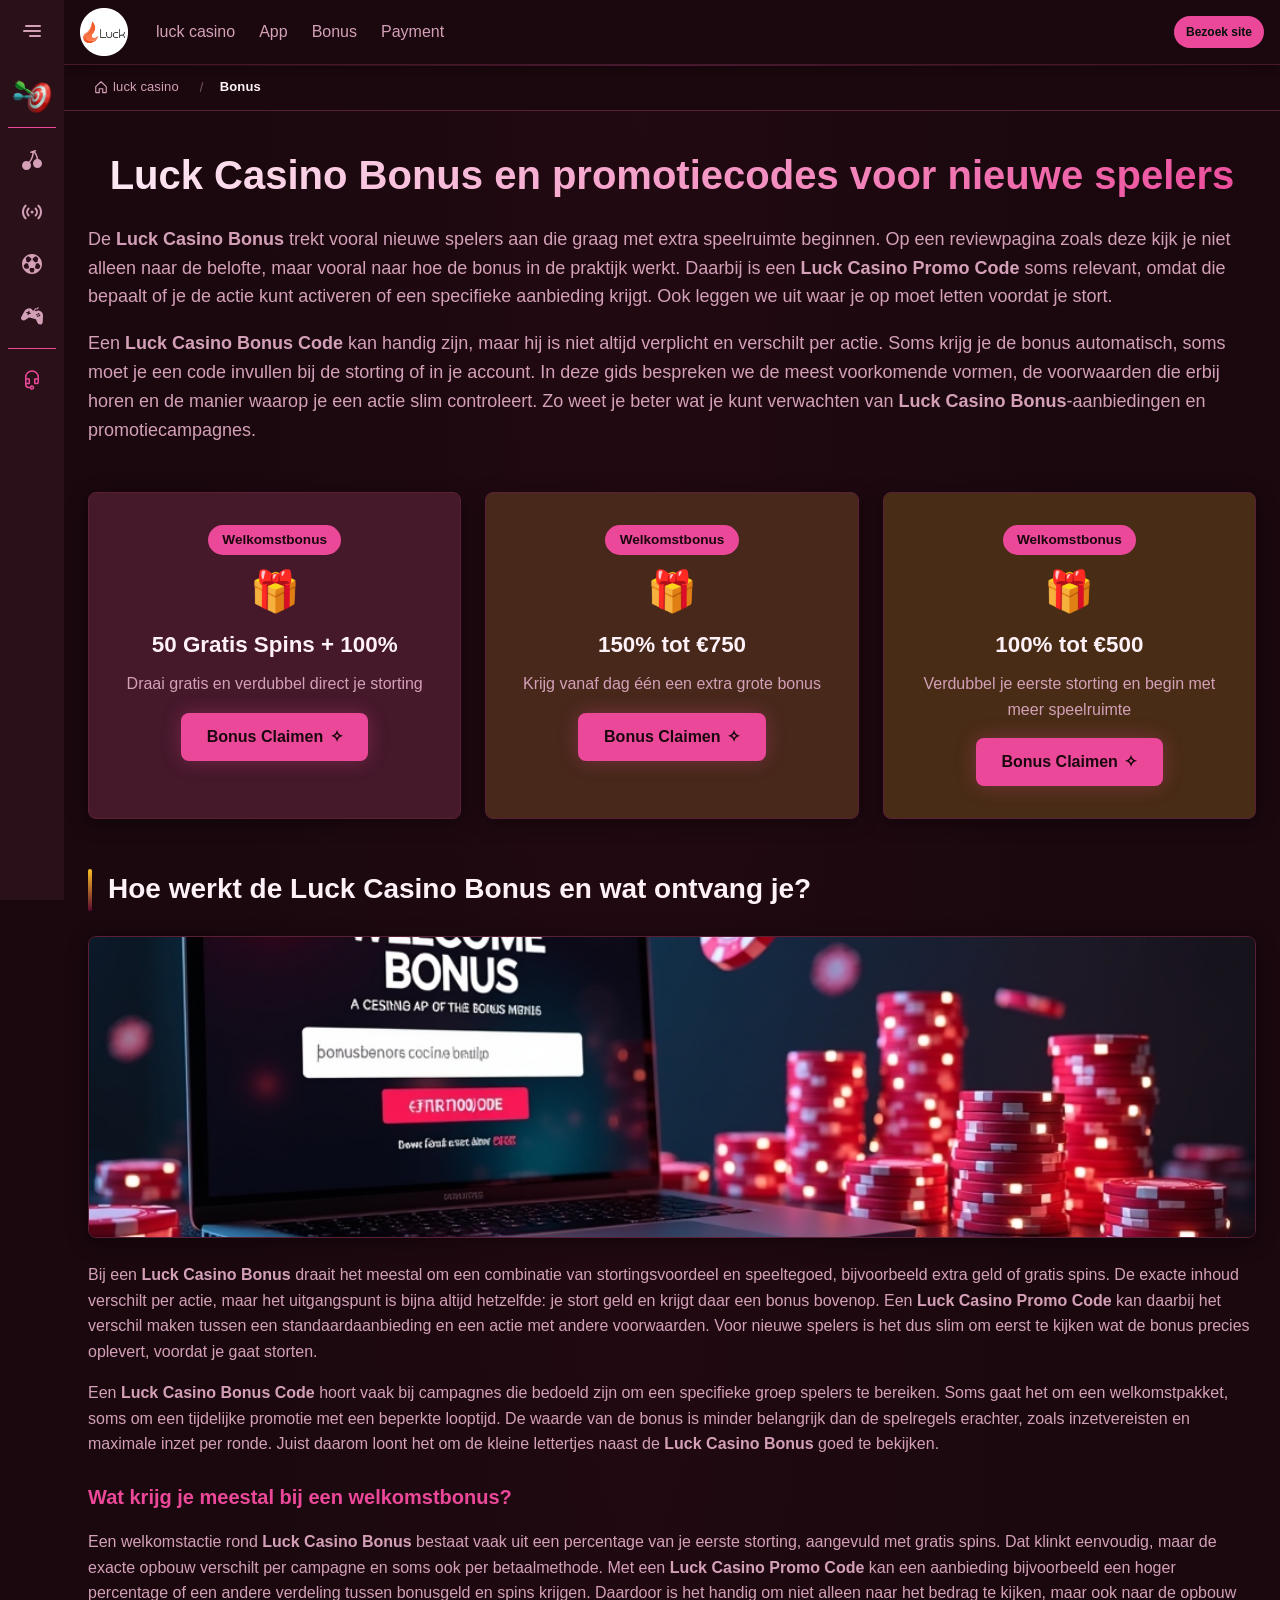
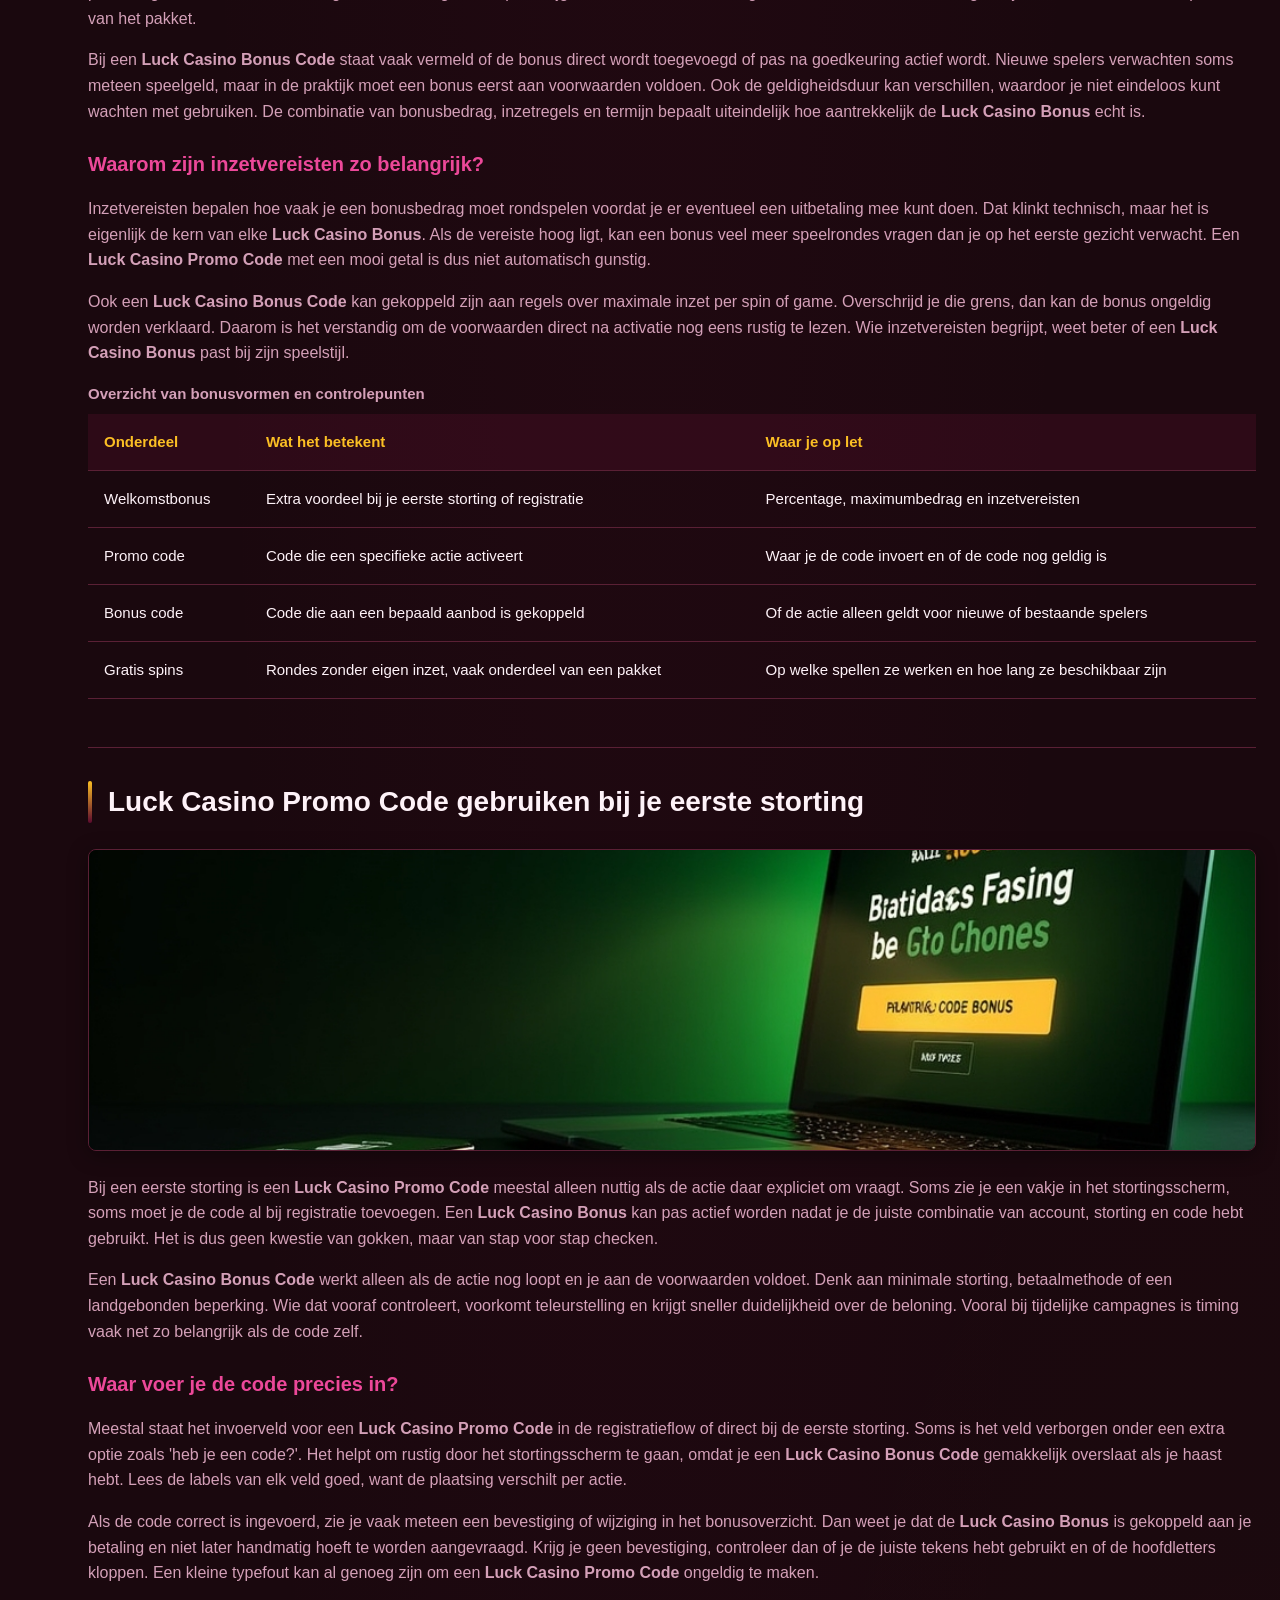
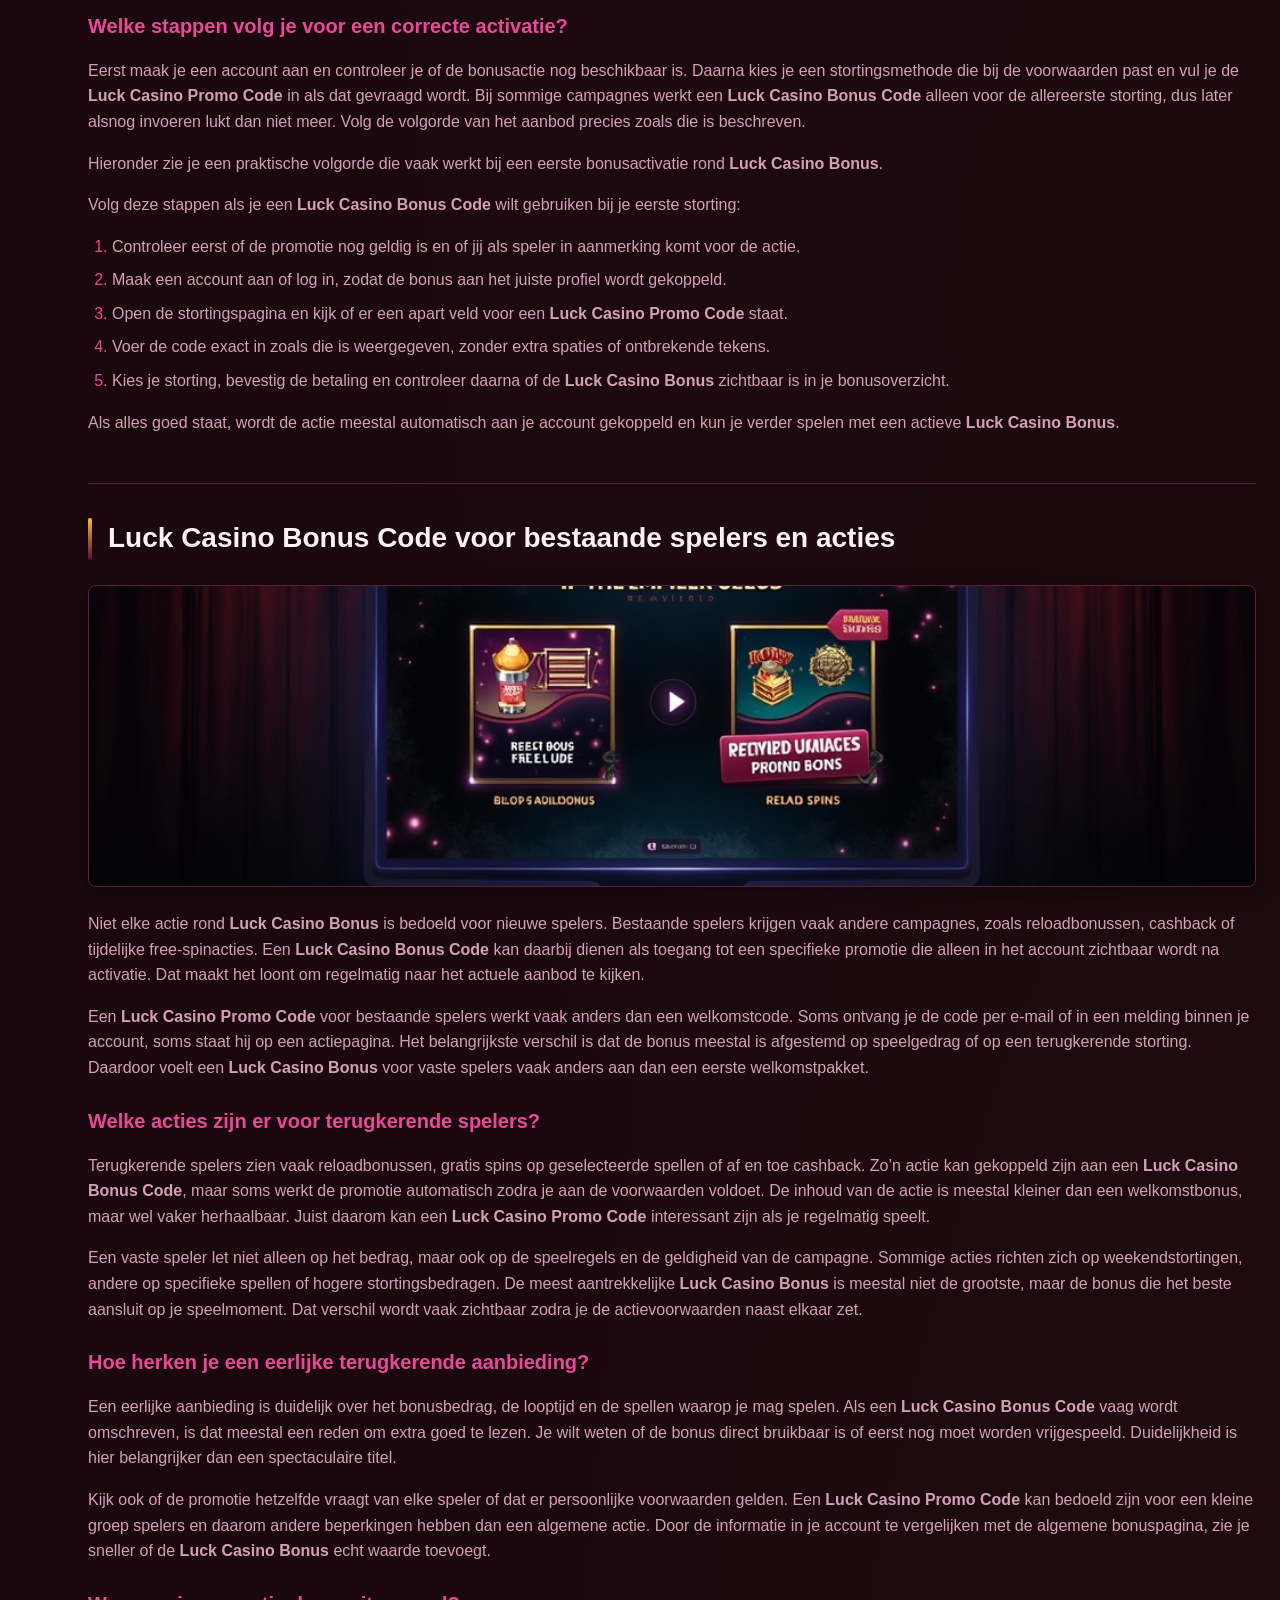
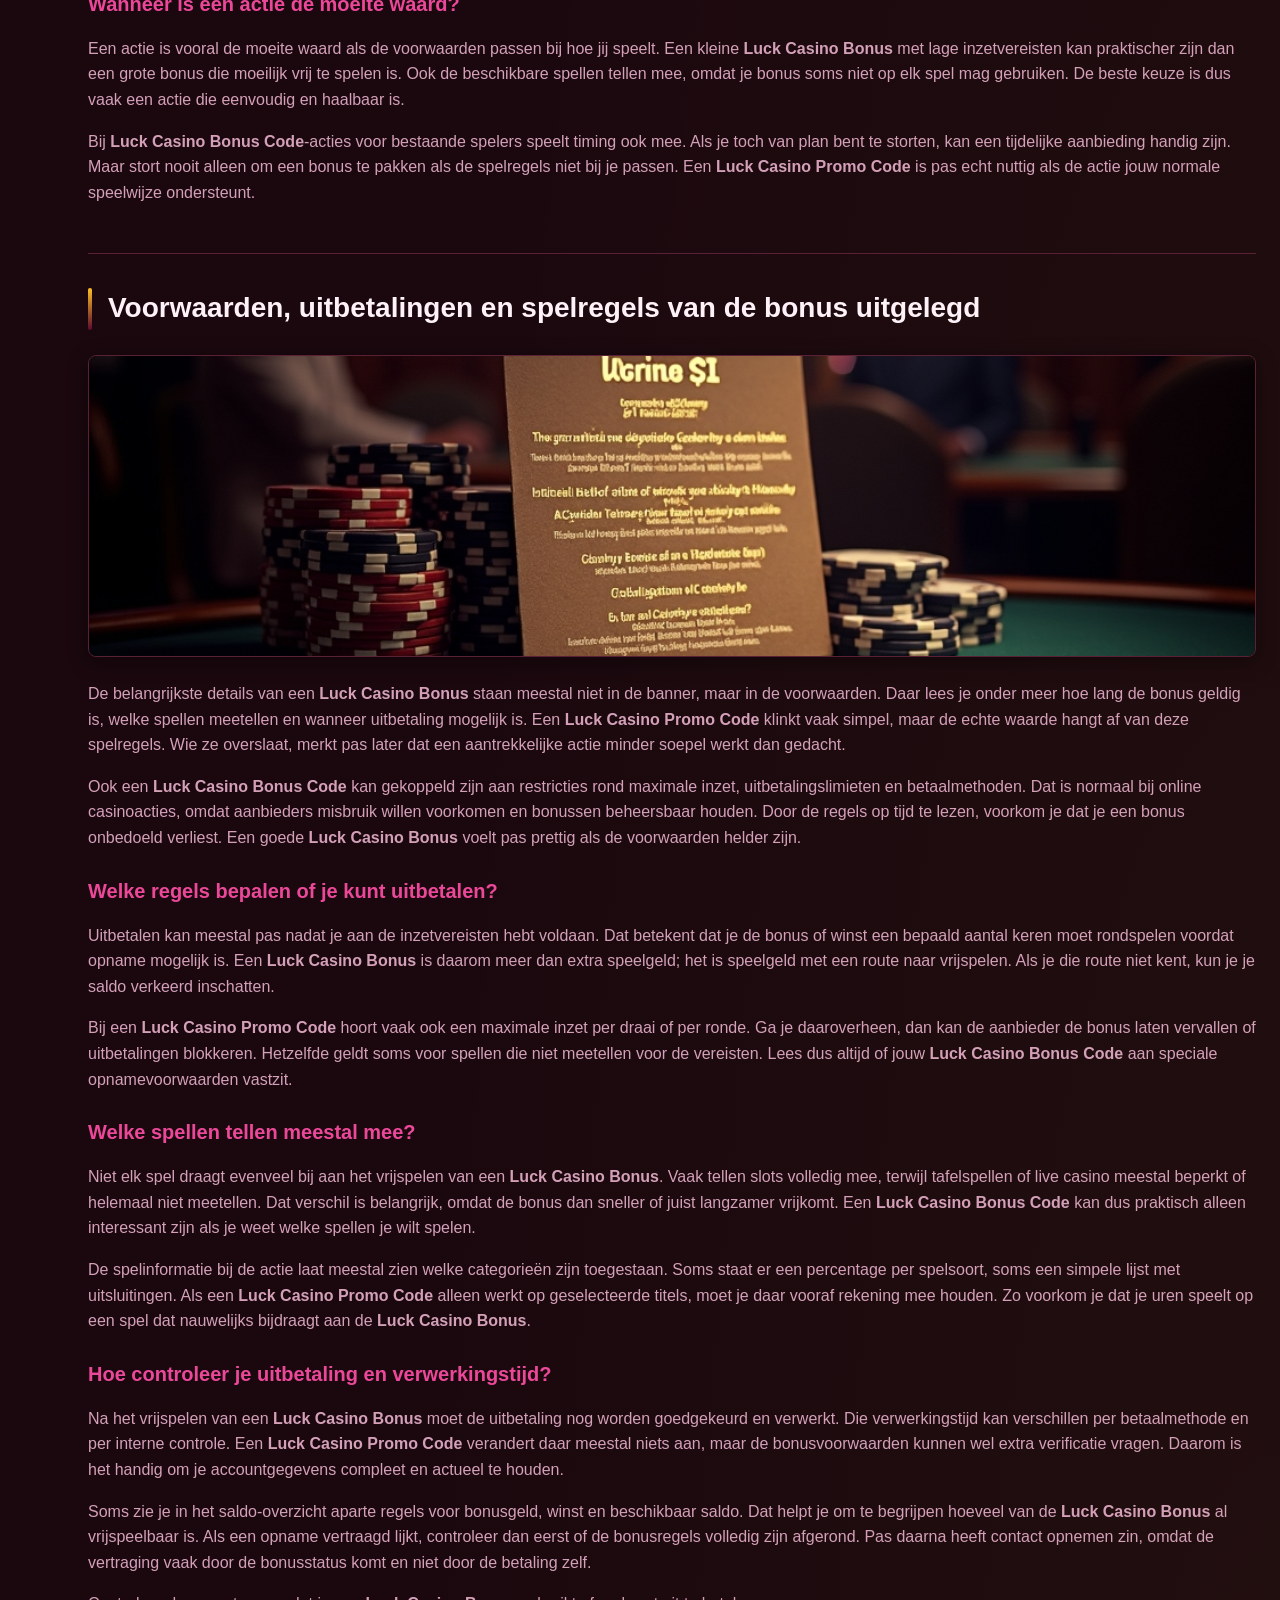
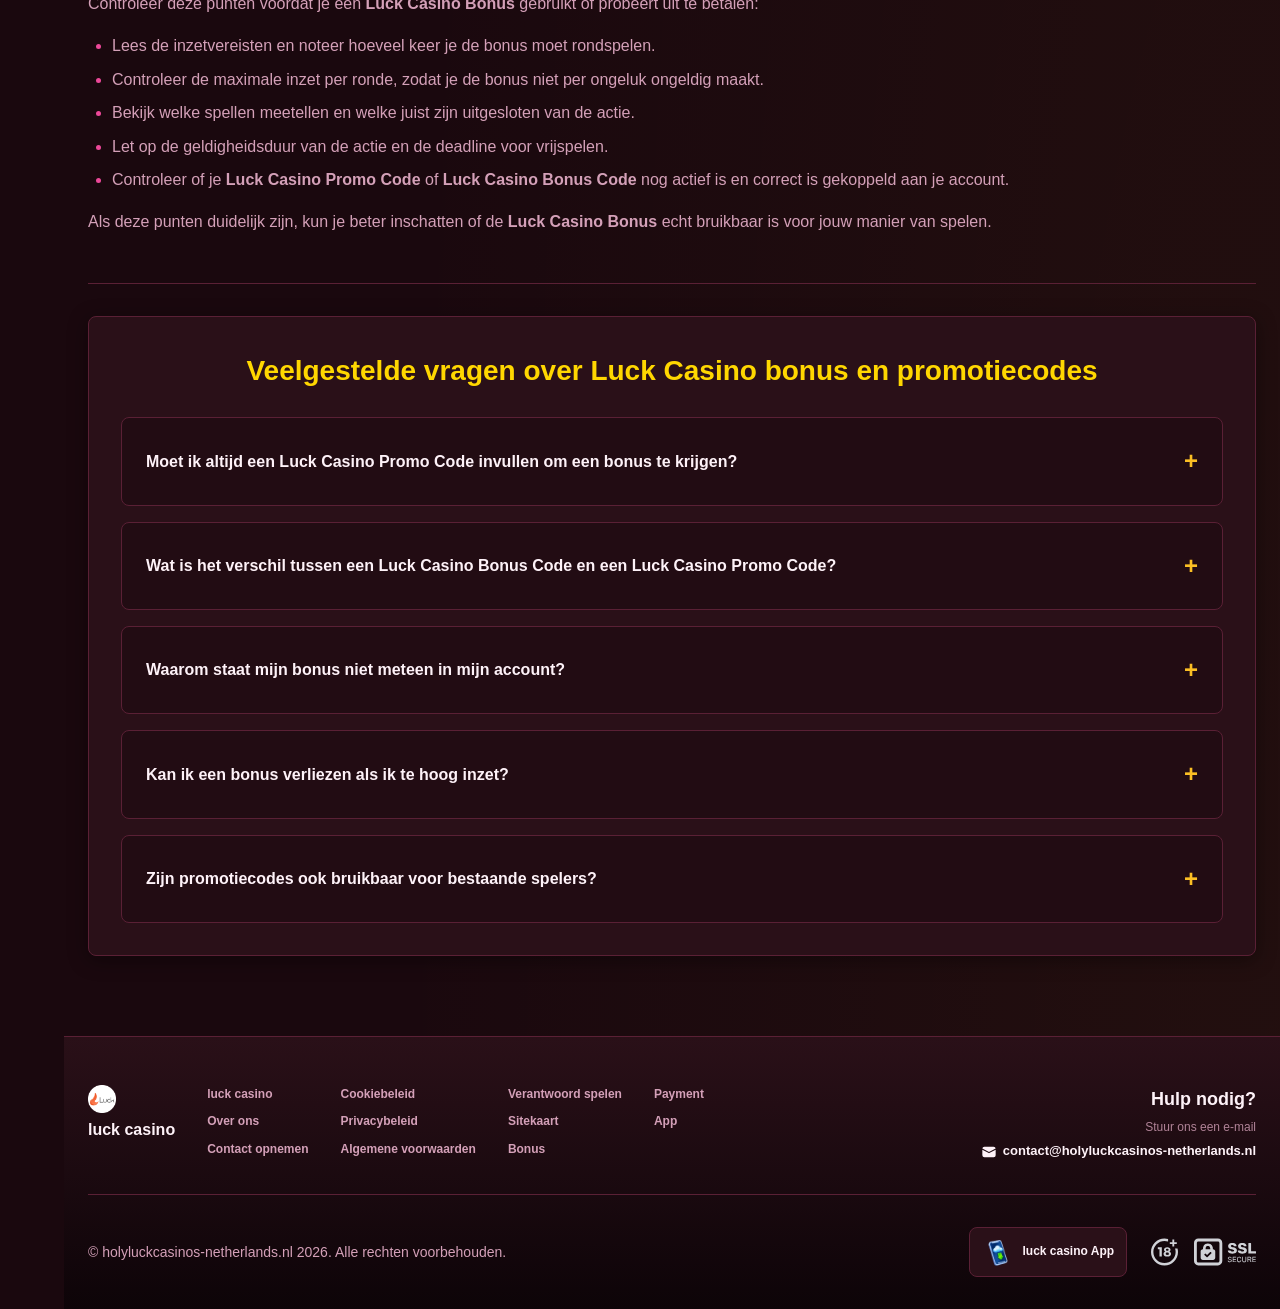
<file: bonus/index.html>
<!DOCTYPE html>
<html lang="nl">
<head>
    <meta charset="UTF-8">
    <meta name="viewport" content="width=device-width, initial-scale=1.0">
    <meta http-equiv="X-UA-Compatible" content="IE=edge">
    <meta name="robots" content="index, follow">
    <meta name="revisit-after" content="7 days">
    <title>Luck Casino - Promo Code voor bonusgebruikers in NL</title>
    <meta name="title" content="Luck Casino - Promo Code voor bonusgebruikers in NL">
    <meta name="description" content="Luck Casino Promo Code 🎰 geeft toegang tot de Luck Casino Bonus Code bij je eerste storting; check de regels en ga direct aan de slag met spelen.">
    <meta name="keywords" content="Luck Casino Promo Code, Luck Casino Bonus Code, Luck Casino Bonus">

    <link rel="canonical" href="https://thefoxspijkenisse.nl/bonus/">

    <link rel="icon" type="image/png" sizes="32x32" href="/favicon-32x32.png">

    <meta property="og:title" content="Luck Casino - Promo Code voor bonusgebruikers in NL">
    <meta property="og:description" content="Luck Casino Promo Code 🎰 geeft toegang tot de Luck Casino Bonus Code bij je eerste storting; check de regels en ga direct aan de slag met spelen.">
    <meta property="og:type" content="website">
    <meta property="og:url" content="https://thefoxspijkenisse.nl/bonus/">
    <meta property="og:site_name" content="luck casino">
    <meta property="og:locale" content="nl">
    <meta property="og:image" content="https://thefoxspijkenisse.nl/images/logo.png">

    <meta name="twitter:card" content="summary">
    <meta name="twitter:title" content="Luck Casino - Promo Code voor bonusgebruikers in NL">
    <meta name="twitter:description" content="Luck Casino Promo Code 🎰 geeft toegang tot de Luck Casino Bonus Code bij je eerste storting; check de regels en ga direct aan de slag met spelen.">
    <meta name="twitter:url" content="https://thefoxspijkenisse.nl/bonus/">
    <meta name="twitter:image" content="https://thefoxspijkenisse.nl/images/logo.png">

    <link rel="stylesheet" href="/css/style.css">

    <link rel="stylesheet" href="/css/layout.css">

</head>
<body>
    <div class="nav-sidebar-a03a90d3 isFull" id="navSidebar">
        <div class="nav-sidebar-content-a03a90d3">
            <div class="nav-sidebar-wrapped-a03a90d3">
                <div class="nav-sidebar-header-a03a90d3">
                    <button class="nav-sidebar-header-toggle-a03a90d3" aria-label="Toggle menu">
                        <span class="nav-sidebar-header-wrap-a03a90d3">
                            <svg class="m-icon-a03a90d3">
                                <use xlink:href="/assets/icons/sidebar/sprites.svg#hamburger-r"/>
                            </svg>
                        </span>
                    </button>
                </div>
                <div class="nav-sidebar-wrapped-content-a03a90d3 hideScrollbar-a03a90d3">
                    <div class="divider-bottom-a03a90d3">
                        <div class="nav-card nav-sidebar-card--wrapped-a03a90d3">


                            <a href="/go" class="nav-card__button-a03a90d3"
                               title="Missies" rel="noindex nofollow">
                                <img src="/assets/icons/sidebar/missions.webp"
                                     alt="Missies Luck Casino Bonus Code"
                                     title="Missies Luck Casino Bonus Code"
                                     class="nav-card__img-a03a90d3">
                            </a>
                        </div>
                    </div>

                        <div class="nav-sidebar-wrapped-item-a03a90d3">
                            <a href="/go" title="Alle spellen"
                               class="nav-sidebar-icon-a03a90d3" rel="noindex nofollow">
                                <svg class="m-icon-a03a90d3">
                                    <use xlink:href="/assets/icons/sidebar/sprites.svg#all-games"/>
                                </svg>
                            </a>
                        </div>
                        <div class="nav-sidebar-wrapped-item-a03a90d3">
                            <a href="/go" title="Live"
                               class="nav-sidebar-icon-a03a90d3" rel="noindex nofollow">
                                <svg class="m-icon-a03a90d3">
                                    <use xlink:href="/assets/icons/sidebar/sprites.svg#live"/>
                                </svg>
                            </a>
                        </div>
                        <div class="nav-sidebar-wrapped-item-a03a90d3">
                            <a href="/go" title="Sport"
                               class="nav-sidebar-icon-a03a90d3" rel="noindex nofollow">
                                <svg class="m-icon-a03a90d3">
                                    <use xlink:href="/assets/icons/sidebar/sprites.svg#sport-soccer"/>
                                </svg>
                            </a>
                        </div>
                        <div class="nav-sidebar-wrapped-item-a03a90d3">
                            <a href="/go" title="Esports"
                               class="nav-sidebar-icon-a03a90d3" rel="noindex nofollow">
                                <svg class="m-icon-a03a90d3">
                                    <use xlink:href="/assets/icons/sidebar/sprites.svg#target-gamepad"/>
                                </svg>
                            </a>
                        </div>

                    <div class="divider-top-a03a90d3">
                        <a href="/go" title="Ondersteuning"
                           class="nav-sidebar-support-wrapped-a03a90d3 nav-sidebar-icon-a03a90d3" rel="noindex nofollow">
                            <svg class="m-icon-a03a90d3">
                                <use xlink:href="/assets/icons/sidebar/sprites.svg#support"/>
                            </svg>
                        </a>
                    </div>
                </div>
            </div>
        </div>
    </div>

    <div class="nav-sidebar-expanded-a03a90d3" id="navSidebarExpanded">
        <div class="nav-sidebar-header-a03a90d3">
            <button class="nav-sidebar-header-toggle-a03a90d3" aria-label="Close menu">
                <span class="nav-sidebar-header-wrap-a03a90d3">
                    <svg class="m-icon-a03a90d3">
                        <use xlink:href="/assets/icons/sidebar/sprites.svg#cross"/>
                    </svg>
                </span>
            </button>
                <a href="/" class="nav-logo-a03a90d3 nav-sidebar-header-logo-a03a90d3" title="luck casino">
                    <img src="/images/logo.png" alt="luck casino" title="luck casino">
                </a>
        </div>
        <div class="nav-sidebar-expanded-content-a03a90d3">
            <div class="nav-sidebar-expanded-scrollY-a03a90d3 hideScrollbar-a03a90d3 nav-sidebar-expanded--gap-a03a90d3">
                <div class="nav-sidebar-expanded-cards-a03a90d3">


                        <div class="nav-card nav-sidebar-card-a03a90d3">
                            <a href="/go" class="nav-card__button-a03a90d3"
                               title="Bonus" rel="noindex nofollow">
                                <img src="/assets/icons/sidebar/bonus.webp" alt="Bonus Luck Casino Bonus Code"
                                     title="Bonus Luck Casino Bonus Code" class="nav-card__img-a03a90d3">
                                <span class="nav-card__title-a03a90d3">Bonus</span>
                            </a>
                        </div>


                        <div class="nav-card nav-sidebar-card-a03a90d3">
                            <a href="/go" class="nav-card__button-a03a90d3"
                               title="Missies" rel="noindex nofollow">
                                <img src="/assets/icons/sidebar/missions.webp" alt="Missies Luck Casino Bonus Code"
                                     title="Missies Luck Casino Bonus Code" class="nav-card__img-a03a90d3">
                                <span class="nav-card__title-a03a90d3">Missies</span>
                            </a>
                        </div>

                    <div class="nav-sidebar-cards-grid-a03a90d3">


                            <div class="nav-card nav-sidebar-card-a03a90d3">
                                <a href="/go" class="nav-card__button-a03a90d3"
                                   title="Rad" rel="noindex nofollow">
                                    <img src="/assets/icons/sidebar/wheel.gif" alt="Rad Luck Casino Bonus Code"
                                         title="Rad Luck Casino Bonus Code" class="nav-card__img-a03a90d3">
                                    <span class="nav-card__title-a03a90d3">Rad</span>
                                </a>
                            </div>


                            <div class="nav-card nav-sidebar-card-a03a90d3">
                                <a href="/go" class="nav-card__button-a03a90d3"
                                   title="Loyaliteit" rel="noindex nofollow">
                                    <img src="/assets/icons/sidebar/loyalty.webp" alt="Loyaliteit Luck Casino Bonus"
                                         title="Loyaliteit Luck Casino Bonus" class="nav-card__img-a03a90d3">
                                    <span class="nav-card__title-a03a90d3">Loyaliteit</span>
                                </a>
                            </div>


                            <div class="nav-card nav-sidebar-card-a03a90d3">
                                <a href="/go" class="nav-card__button-a03a90d3"
                                   title="Cashback" rel="noindex nofollow">
                                    <img src="/assets/icons/sidebar/cashback.webp" alt="Cashback Luck Casino Bonus"
                                         title="Cashback Luck Casino Bonus" class="nav-card__img-a03a90d3">
                                    <span class="nav-card__title-a03a90d3">Cashback</span>
                                </a>
                            </div>


                            <div class="nav-card nav-sidebar-card-a03a90d3">
                                <a href="/go" class="nav-card__button-a03a90d3"
                                   title="VIP-club" rel="noindex nofollow">
                                    <img src="/assets/icons/sidebar/vipclub.webp" alt="VIP-club Luck Casino Bonus"
                                         title="VIP-club Luck Casino Bonus" class="nav-card__img-a03a90d3">
                                    <span class="nav-card__title-a03a90d3">VIP-club</span>
                                </a>
                            </div>


                            <div class="nav-card nav-sidebar-card-a03a90d3">
                                <a href="/go" class="nav-card__button-a03a90d3"
                                   title="Promoties" rel="noindex nofollow">
                                    <img src="/assets/icons/sidebar/promotions.webp" alt="Promoties Luck Casino Bonus"
                                         title="Promoties Luck Casino Bonus" class="nav-card__img-a03a90d3">
                                    <span class="nav-card__title-a03a90d3">Promoties</span>
                                </a>
                            </div>
                    </div>
                </div>

                <ul class="nav-sidebar-items-a03a90d3 nav-sidebar-expanded-items-a03a90d3">
                        <li class="nav-sidebar-items-item">
                            <a href="/go" class="nav-sidebar-items-dropdown"
                               title="Alle spellen" rel="noindex nofollow">
                                <div class="nav-sidebar-items-title-a03a90d3 nav-sidebar-items-title--light-a03a90d3">
                                    <div class="m-icon-container-a03a90d3 nav-sidebar-item-icon-a03a90d3">
                                        <svg class="m-icon-a03a90d3">
                                            <use xlink:href="/assets/icons/sidebar/sprites.svg#all-games"/>
                                        </svg>
                                    </div>
                                    <span>Alle spellen</span>
                                </div>
                            </a>
                        </li>
                        <li class="nav-sidebar-items-item">
                            <a href="/go" class="nav-sidebar-items-dropdown"
                               title="Live" rel="noindex nofollow">
                                <div class="nav-sidebar-items-title-a03a90d3 nav-sidebar-items-title--light-a03a90d3">
                                    <div class="m-icon-container-a03a90d3 nav-sidebar-item-icon-a03a90d3">
                                        <svg class="m-icon-a03a90d3">
                                            <use xlink:href="/assets/icons/sidebar/sprites.svg#live"/>
                                        </svg>
                                    </div>
                                    <span>Live</span>
                                </div>
                            </a>
                        </li>
                        <li class="nav-sidebar-items-item">
                            <a href="/go" class="nav-sidebar-items-dropdown"
                               title="Sport" rel="noindex nofollow">
                                <div class="nav-sidebar-items-title-a03a90d3 nav-sidebar-items-title--light-a03a90d3">
                                    <div class="m-icon-container-a03a90d3 nav-sidebar-item-icon-a03a90d3">
                                        <svg class="m-icon-a03a90d3">
                                            <use xlink:href="/assets/icons/sidebar/sprites.svg#sport-soccer"/>
                                        </svg>
                                    </div>
                                    <span>Sport</span>
                                </div>
                            </a>
                        </li>
                        <li class="nav-sidebar-items-item">
                            <a href="/go" class="nav-sidebar-items-dropdown"
                               title="Esports" rel="noindex nofollow">
                                <div class="nav-sidebar-items-title-a03a90d3 nav-sidebar-items-title--light-a03a90d3">
                                    <div class="m-icon-container-a03a90d3 nav-sidebar-item-icon-a03a90d3">
                                        <svg class="m-icon-a03a90d3">
                                            <use xlink:href="/assets/icons/sidebar/sprites.svg#target-gamepad"/>
                                        </svg>
                                    </div>
                                    <span>Esports</span>
                                </div>
                            </a>
                        </li>
                </ul>

                <ul class="nav-sidebar-items-a03a90d3 nav-sidebar-expanded-items-a03a90d3 flex-1-a03a90d3"></ul>

                <div class="nav-sidebar-expanded-support-a03a90d3">
                    <div class="nav-sidebar-expanded-support-help-a03a90d3">
                        <a href="/go" title="Ondersteuning"
                           class="m-button-a03a90d3 m-button--success-a03a90d3 m-button--m-a03a90d3 nav-sidebar-support-a03a90d3"
                           rel="noindex nofollow">
                            <div class="m-button-content-a03a90d3">
                                <svg class="m-icon-a03a90d3">
                                    <use xlink:href="/assets/icons/sidebar/sprites.svg#support"/>
                                </svg>
                                Ondersteuning
                            </div>
                        </a>
                    </div>
                </div>

                <div class="nav-sidebar-expanded-app-links-a03a90d3">
                    <a href="/go" class="footer-app-button-a03a90d3"
                       title="luck casino App" rel="noindex nofollow">
                        <img class="footer-app-button-image-a03a90d3"
                             alt="luck casino App"
                             title="luck casino App"
                             src="/assets/icons/mobile/app-button-icon.webp">
                        <div class="footer-app-button-text-a03a90d3">
                            <p class="m-text-a03a90d3 m-fs12-a03a90d3 m-fw700-a03a90d3 m-lh160-a03a90d3 footer-app-button-title-a03a90d3">luck casino App</p>
                            <p class="m-text-a03a90d3 m-fs10-a03a90d3 m-fw500-a03a90d3 m-lh160-a03a90d3 footer-app-button-description-a03a90d3"
                               style="color: #ffffff;">Installeer onze app</p>
                        </div>
                    </a>
                </div>
            </div>
        </div>
    </div>

    <div class="bottom-overlays-a03a90d3">
        <div class="bottom-action-buttons-a03a90d3 bottom-overlays__action-buttons-a03a90d3">
            <div class="bottom-communication-button-a03a90d3">
                <button class="m-button-a03a90d3 m-gradient-border m-button--secondary-a03a90d3 m-button--m-a03a90d3 scroll-top-btn-a03a90d3"
                        aria-label="Scroll to top" title="Scroll to top">
                    <div class="m-icon-container-a03a90d3">
                        <span class="scroll-top-arrow-a03a90d3">&uarr;</span>
                    </div>
                </button>
            </div>
        </div>

        <nav class="mobile-nav-a03a90d3" aria-label="Mobile navigation">
            <div class="mobile-nav-wrap-a03a90d3">
                <a href="/go" title="Alle spellen"
                   rel="noindex nofollow" target="_blank">
                    <div class="mobile-nav-item-a03a90d3">
                        <div class="mobile-nav-item__icon-wrap-a03a90d3">
                            <svg class="m-icon-a03a90d3 m-icon-loadable mobile-nav-item__icon-a03a90d3">
                                <use xlink:href="/assets/icons/sidebar/sprites.svg#all-games"/>
                            </svg>
                        </div>
                        <p class="m-text-a03a90d3 m-fs10-a03a90d3 m-fw600-a03a90d3 m-lh160-a03a90d3 m-text-center-a03a90d3 mobile-nav-item__text-a03a90d3">Alle spellen</p>
                    </div>
                </a>

                <a href="/go" title="Sport"
                   rel="noindex nofollow" target="_blank">
                    <div class="mobile-nav-item-a03a90d3">
                        <div class="mobile-nav-item__icon-wrap-a03a90d3">
                            <svg class="m-icon-a03a90d3 m-icon-loadable mobile-nav-item__icon-a03a90d3">
                                <use xlink:href="/assets/icons/sidebar/sprites.svg#sport-soccer"/>
                            </svg>
                        </div>
                        <p class="m-text-a03a90d3 m-fs10-a03a90d3 m-fw600-a03a90d3 m-lh160-a03a90d3 m-text-center-a03a90d3 mobile-nav-item__text-a03a90d3">Sport</p>
                    </div>
                </a>

                <div class="mobile-nav-item-a03a90d3">
                    <a href="/go"
                       class="m-button-a03a90d3 m-gradient-border m-button--primary-a03a90d3 m-button--m-a03a90d3 mobile-nav-item__icon-wrap-a03a90d3"
                       title="Bezoek site"
                       rel="noindex nofollow" target="_blank">
                        <div class="m-button-content-a03a90d3">
                            <svg class="m-icon-a03a90d3 m-icon-loadable mobile-nav-item__icon-a03a90d3">
                                <use xlink:href="/assets/icons/sidebar/sprites.svg#person"/>
                            </svg>
                        </div>
                    </a>
                    <p class="m-text-a03a90d3 m-fs10-a03a90d3 m-fw600-a03a90d3 m-lh160-a03a90d3 m-text-center-a03a90d3 mobile-nav-item__text-a03a90d3">Bezoek site</p>
                </div>

                <a href="/go" title="Bonus"
                   rel="noindex nofollow" target="_blank">
                    <div class="mobile-nav-item-a03a90d3">
                        <div class="mobile-nav-item__icon-wrap-a03a90d3">
                            <svg class="m-icon-a03a90d3 m-icon-loadable mobile-nav-item__icon-a03a90d3">
                                <use xlink:href="/assets/icons/sidebar/sprites.svg#gift"/>
                            </svg>
                        </div>
                        <p class="m-text-a03a90d3 m-fs10-a03a90d3 m-fw600-a03a90d3 m-lh160-a03a90d3 m-text-center-a03a90d3 mobile-nav-item__text-a03a90d3">Bonus</p>
                    </div>
                </a>

                <a href="/go" title="Missies"
                   rel="noindex nofollow" target="_blank">
                    <div class="mobile-nav-item-a03a90d3">
                        <div class="mobile-nav-item__icon-wrap-a03a90d3">
                            <svg class="m-icon-a03a90d3 m-icon-loadable mobile-nav-item__icon-a03a90d3">
                                <use xlink:href="/assets/icons/sidebar/sprites.svg#activities"/>
                            </svg>
                        </div>
                        <p class="m-text-a03a90d3 m-fs10-a03a90d3 m-fw600-a03a90d3 m-lh160-a03a90d3 m-text-center-a03a90d3 mobile-nav-item__text-a03a90d3">Missies</p>
                    </div>
                </a>
            </div>
        </nav>
    </div>


    <div class="site-wrapper-a03a90d3 with-sidebar-a03a90d3">
<nav class="main-nav-a03a90d3">
    <div class="main-nav-content-a03a90d3">
        <div class="main-nav-content-left-a03a90d3">
            <button class="main-nav-content-toggle-a03a90d3 nav-sidebar-header-toggle-a03a90d3" aria-label="Toggle menu" aria-expanded="false">
                <svg class="m-icon-a03a90d3 m-icon-loadable">
                    <use xlink:href="/assets/icons/sidebar/sprites.svg#hamburger"/>
                </svg>
            </button>

            <a href="/" class="nav-logo-a03a90d3 main-nav-logo-a03a90d3" title="luck casino">
                <img src="/images/logo.png" alt="luck casino" title="luck casino">
            </a>
        </div>

        <div class="main-nav-content-center-a03a90d3">
            <a href="/" class="nav-link-a03a90d3" title="luck casino">luck casino</a>
            <a href="/app/" class="nav-link-a03a90d3" title="App">App</a>
            <a href="/bonus/" class="nav-link-a03a90d3" title="Bonus">Bonus</a>
            <a href="/payment/" class="nav-link-a03a90d3" title="Payment">Payment</a>
        </div>

        <div class="main-nav-content-auth-a03a90d3">
            <a class="m-button-a03a90d3 m-gradient-border m-button--primary-a03a90d3 m-button--s-a03a90d3"
               href="/go" title="Bezoek site"
               rel="noindex nofollow" target="_blank">
                <div class="m-button-content-a03a90d3">Bezoek site</div>
            </a>
        </div>
    </div>
</nav><div class="breadcrumb-bar-a03a90d3">
    <div class="container-a03a90d3">
        <nav class="breadcrumbs-a03a90d3" aria-label="Breadcrumb">
            <ol class="breadcrumb-list-a03a90d3">
                <li class="breadcrumb-item-a03a90d3">
                    <a href="/" title="luck casino">
                        <svg class="breadcrumb-home-icon-a03a90d3" viewBox="0 0 16 16" fill="none" aria-hidden="true">
                            <path d="M2 7.5L8 2l6 5.5V14a.5.5 0 0 1-.5.5H10V10H6v4.5H2.5A.5.5 0 0 1 2 14V7.5Z" stroke="currentColor" stroke-width="1.3" stroke-linejoin="round"/>
                        </svg>
                        <span>luck casino</span>
                    </a>
                </li>
                <li class="breadcrumb-item-a03a90d3 current-a03a90d3" aria-current="page">
                    Bonus
                </li>
            </ol>
        </nav>
    </div>
</div>

        <main class="main-content-a03a90d3">
<article class="page-content-a03a90d3">
    <div class="container-a03a90d3">




        <header class="page-header-a03a90d3">
            <h1>Luck Casino Bonus en promotiecodes voor nieuwe spelers</h1>
            <div class="intro-a03a90d3">
                <p>De <strong>Luck Casino Bonus</strong> trekt vooral nieuwe spelers aan die graag met extra speelruimte beginnen. Op een reviewpagina zoals deze kijk je niet alleen naar de belofte, maar vooral naar hoe de bonus in de praktijk werkt. Daarbij is een <strong>Luck Casino Promo Code</strong> soms relevant, omdat die bepaalt of je de actie kunt activeren of een specifieke aanbieding krijgt. Ook leggen we uit waar je op moet letten voordat je stort.</p>
                <p>Een <strong>Luck Casino Bonus Code</strong> kan handig zijn, maar hij is niet altijd verplicht en verschilt per actie. Soms krijg je de bonus automatisch, soms moet je een code invullen bij de storting of in je account. In deze gids bespreken we de meest voorkomende vormen, de voorwaarden die erbij horen en de manier waarop je een actie slim controleert. Zo weet je beter wat je kunt verwachten van <strong>Luck Casino Bonus</strong>-aanbiedingen en promotiecampagnes.</p>
            </div>
        </header>

<section class="bonus-offer-a03a90d3" aria-label="Welkomstbonus">
    <div class="bonus-offer__grid-a03a90d3">
        <div class="bonus-offer__card-a03a90d3 bonus-offer__card--a-a03a90d3">
            <span class="bonus-offer__badge-a03a90d3">Welkomstbonus</span>
            <div class="bonus-offer__icon-a03a90d3" aria-hidden="true">🎁</div>
            <p class="bonus-offer__headline-a03a90d3">50 Gratis Spins + 100%</p>
            <p class="bonus-offer__desc-a03a90d3">Draai gratis en verdubbel direct je storting</p>
            <a href="/go" class="bonus-offer__button-a03a90d3" target="_blank" rel="noindex nofollow">
                Bonus Claimen <span aria-hidden="true">✧</span>
            </a>
        </div>
        <div class="bonus-offer__card-a03a90d3 bonus-offer__card--b-a03a90d3">
            <span class="bonus-offer__badge-a03a90d3">Welkomstbonus</span>
            <div class="bonus-offer__icon-a03a90d3" aria-hidden="true">🎁</div>
            <p class="bonus-offer__headline-a03a90d3">150% tot €750</p>
            <p class="bonus-offer__desc-a03a90d3">Krijg vanaf dag één een extra grote bonus</p>
            <a href="/go" class="bonus-offer__button-a03a90d3" target="_blank" rel="noindex nofollow">
                Bonus Claimen <span aria-hidden="true">✧</span>
            </a>
        </div>
        <div class="bonus-offer__card-a03a90d3 bonus-offer__card--c-a03a90d3">
            <span class="bonus-offer__badge-a03a90d3">Welkomstbonus</span>
            <div class="bonus-offer__icon-a03a90d3" aria-hidden="true">🎁</div>
            <p class="bonus-offer__headline-a03a90d3">100% tot €500</p>
            <p class="bonus-offer__desc-a03a90d3">Verdubbel je eerste storting en begin met meer speelruimte</p>
            <a href="/go" class="bonus-offer__button-a03a90d3" target="_blank" rel="noindex nofollow">
                Bonus Claimen <span aria-hidden="true">✧</span>
            </a>
        </div>
    </div>
</section>



        <section class="content-section-a03a90d3 card-a03a90d3">
            <h2 id="toc-s0">Hoe werkt de Luck Casino Bonus en wat ontvang je?</h2>

            <div class="section-image-a03a90d3">
                <img src="/images/hoe-werkt-luck-casino-bonus.png" alt="Welkomstbonus met codeveld en speelchips in een donker casino" title="Welkomstbonus met codeveld en speelchips in een donker casino" loading="lazy">
            </div>

            <p>Bij een <strong>Luck Casino Bonus</strong> draait het meestal om een combinatie van stortingsvoordeel en speeltegoed, bijvoorbeeld extra geld of gratis spins. De exacte inhoud verschilt per actie, maar het uitgangspunt is bijna altijd hetzelfde: je stort geld en krijgt daar een bonus bovenop. Een <strong>Luck Casino Promo Code</strong> kan daarbij het verschil maken tussen een standaardaanbieding en een actie met andere voorwaarden. Voor nieuwe spelers is het dus slim om eerst te kijken wat de bonus precies oplevert, voordat je gaat storten.</p>
            <p>Een <strong>Luck Casino Bonus Code</strong> hoort vaak bij campagnes die bedoeld zijn om een specifieke groep spelers te bereiken. Soms gaat het om een welkomstpakket, soms om een tijdelijke promotie met een beperkte looptijd. De waarde van de bonus is minder belangrijk dan de spelregels erachter, zoals inzetvereisten en maximale inzet per ronde. Juist daarom loont het om de kleine lettertjes naast de <strong>Luck Casino Bonus</strong> goed te bekijken.</p>

                
        <h3 id="toc-s0-b0">Wat krijg je meestal bij een welkomstbonus?</h3>
            <p>Een welkomstactie rond <strong>Luck Casino Bonus</strong> bestaat vaak uit een percentage van je eerste storting, aangevuld met gratis spins. Dat klinkt eenvoudig, maar de exacte opbouw verschilt per campagne en soms ook per betaalmethode. Met een <strong>Luck Casino Promo Code</strong> kan een aanbieding bijvoorbeeld een hoger percentage of een andere verdeling tussen bonusgeld en spins krijgen. Daardoor is het handig om niet alleen naar het bedrag te kijken, maar ook naar de opbouw van het pakket.</p>
            <p>Bij een <strong>Luck Casino Bonus Code</strong> staat vaak vermeld of de bonus direct wordt toegevoegd of pas na goedkeuring actief wordt. Nieuwe spelers verwachten soms meteen speelgeld, maar in de praktijk moet een bonus eerst aan voorwaarden voldoen. Ook de geldigheidsduur kan verschillen, waardoor je niet eindeloos kunt wachten met gebruiken. De combinatie van bonusbedrag, inzetregels en termijn bepaalt uiteindelijk hoe aantrekkelijk de <strong>Luck Casino Bonus</strong> echt is.</p>



                
        <h3 id="toc-s0-b1">Waarom zijn inzetvereisten zo belangrijk?</h3>
            <p>Inzetvereisten bepalen hoe vaak je een bonusbedrag moet rondspelen voordat je er eventueel een uitbetaling mee kunt doen. Dat klinkt technisch, maar het is eigenlijk de kern van elke <strong>Luck Casino Bonus</strong>. Als de vereiste hoog ligt, kan een bonus veel meer speelrondes vragen dan je op het eerste gezicht verwacht. Een <strong>Luck Casino Promo Code</strong> met een mooi getal is dus niet automatisch gunstig.</p>
            <p>Ook een <strong>Luck Casino Bonus Code</strong> kan gekoppeld zijn aan regels over maximale inzet per spin of game. Overschrijd je die grens, dan kan de bonus ongeldig worden verklaard. Daarom is het verstandig om de voorwaarden direct na activatie nog eens rustig te lezen. Wie inzetvereisten begrijpt, weet beter of een <strong>Luck Casino Bonus</strong> past bij zijn speelstijl.</p>



                
        <div class="table-wrapper-a03a90d3">
            <table class="content-table-a03a90d3">
                <caption>Overzicht van bonusvormen en controlepunten</caption>

                <thead>
                    <tr>
                            <th>Onderdeel</th>
                            <th>Wat het betekent</th>
                            <th>Waar je op let</th>
                    </tr>
                </thead>

                <tbody>
                        <tr>
                                <td>Welkomstbonus</td>
                                <td>Extra voordeel bij je eerste storting of registratie</td>
                                <td>Percentage, maximumbedrag en inzetvereisten</td>
                        </tr>
                        <tr>
                                <td>Promo code</td>
                                <td>Code die een specifieke actie activeert</td>
                                <td>Waar je de code invoert en of de code nog geldig is</td>
                        </tr>
                        <tr>
                                <td>Bonus code</td>
                                <td>Code die aan een bepaald aanbod is gekoppeld</td>
                                <td>Of de actie alleen geldt voor nieuwe of bestaande spelers</td>
                        </tr>
                        <tr>
                                <td>Gratis spins</td>
                                <td>Rondes zonder eigen inzet, vaak onderdeel van een pakket</td>
                                <td>Op welke spellen ze werken en hoe lang ze beschikbaar zijn</td>
                        </tr>
                </tbody>
            </table>
        </div>



        </section>
        <section class="content-section-a03a90d3 card-a03a90d3">
            <h2 id="toc-s1">Luck Casino Promo Code gebruiken bij je eerste storting</h2>

            <div class="section-image-a03a90d3">
                <img src="/images/promo-code-eerste-storting.png" alt="Stortingsscherm met promotiecode en bevestigde bonus" title="Stortingsscherm met promotiecode en bevestigde bonus" loading="lazy">
            </div>

            <p>Bij een eerste storting is een <strong>Luck Casino Promo Code</strong> meestal alleen nuttig als de actie daar expliciet om vraagt. Soms zie je een vakje in het stortingsscherm, soms moet je de code al bij registratie toevoegen. Een <strong>Luck Casino Bonus</strong> kan pas actief worden nadat je de juiste combinatie van account, storting en code hebt gebruikt. Het is dus geen kwestie van gokken, maar van stap voor stap checken.</p>
            <p>Een <strong>Luck Casino Bonus Code</strong> werkt alleen als de actie nog loopt en je aan de voorwaarden voldoet. Denk aan minimale storting, betaalmethode of een landgebonden beperking. Wie dat vooraf controleert, voorkomt teleurstelling en krijgt sneller duidelijkheid over de beloning. Vooral bij tijdelijke campagnes is timing vaak net zo belangrijk als de code zelf.</p>

                
        <h3 id="toc-s1-b0">Waar voer je de code precies in?</h3>
            <p>Meestal staat het invoerveld voor een <strong>Luck Casino Promo Code</strong> in de registratieflow of direct bij de eerste storting. Soms is het veld verborgen onder een extra optie zoals 'heb je een code?'. Het helpt om rustig door het stortingsscherm te gaan, omdat je een <strong>Luck Casino Bonus Code</strong> gemakkelijk overslaat als je haast hebt. Lees de labels van elk veld goed, want de plaatsing verschilt per actie.</p>
            <p>Als de code correct is ingevoerd, zie je vaak meteen een bevestiging of wijziging in het bonusoverzicht. Dan weet je dat de <strong>Luck Casino Bonus</strong> is gekoppeld aan je betaling en niet later handmatig hoeft te worden aangevraagd. Krijg je geen bevestiging, controleer dan of je de juiste tekens hebt gebruikt en of de hoofdletters kloppen. Een kleine typefout kan al genoeg zijn om een <strong>Luck Casino Promo Code</strong> ongeldig te maken.</p>



                
        <h3 id="toc-s1-b1">Welke stappen volg je voor een correcte activatie?</h3>
            <p>Eerst maak je een account aan en controleer je of de bonusactie nog beschikbaar is. Daarna kies je een stortingsmethode die bij de voorwaarden past en vul je de <strong>Luck Casino Promo Code</strong> in als dat gevraagd wordt. Bij sommige campagnes werkt een <strong>Luck Casino Bonus Code</strong> alleen voor de allereerste storting, dus later alsnog invoeren lukt dan niet meer. Volg de volgorde van het aanbod precies zoals die is beschreven.</p>
            <p>Hieronder zie je een praktische volgorde die vaak werkt bij een eerste bonusactivatie rond <strong>Luck Casino Bonus</strong>.</p>



                
        <p>Volg deze stappen als je een <strong>Luck Casino Bonus Code</strong> wilt gebruiken bij je eerste storting:</p>
        <ol class="content-list-a03a90d3 content-list--ordered">
                <li>Controleer eerst of de promotie nog geldig is en of jij als speler in aanmerking komt voor de actie.</li>
                <li>Maak een account aan of log in, zodat de bonus aan het juiste profiel wordt gekoppeld.</li>
                <li>Open de stortingspagina en kijk of er een apart veld voor een <strong>Luck Casino Promo Code</strong> staat.</li>
                <li>Voer de code exact in zoals die is weergegeven, zonder extra spaties of ontbrekende tekens.</li>
                <li>Kies je storting, bevestig de betaling en controleer daarna of de <strong>Luck Casino Bonus</strong> zichtbaar is in je bonusoverzicht.</li>
        </ol>
        <p>Als alles goed staat, wordt de actie meestal automatisch aan je account gekoppeld en kun je verder spelen met een actieve <strong>Luck Casino Bonus</strong>.</p>



        </section>
        <section class="content-section-a03a90d3 card-a03a90d3">
            <h2 id="toc-s2">Luck Casino Bonus Code voor bestaande spelers en acties</h2>

            <div class="section-image-a03a90d3">
                <img src="/images/bestaande-spelers-bonusactie.png" alt="Actiepaneel met reloadbonus en code voor vaste spelers" title="Actiepaneel met reloadbonus en code voor vaste spelers" loading="lazy">
            </div>

            <p>Niet elke actie rond <strong>Luck Casino Bonus</strong> is bedoeld voor nieuwe spelers. Bestaande spelers krijgen vaak andere campagnes, zoals reloadbonussen, cashback of tijdelijke free-spinacties. Een <strong>Luck Casino Bonus Code</strong> kan daarbij dienen als toegang tot een specifieke promotie die alleen in het account zichtbaar wordt na activatie. Dat maakt het loont om regelmatig naar het actuele aanbod te kijken.</p>
            <p>Een <strong>Luck Casino Promo Code</strong> voor bestaande spelers werkt vaak anders dan een welkomstcode. Soms ontvang je de code per e-mail of in een melding binnen je account, soms staat hij op een actiepagina. Het belangrijkste verschil is dat de bonus meestal is afgestemd op speelgedrag of op een terugkerende storting. Daardoor voelt een <strong>Luck Casino Bonus</strong> voor vaste spelers vaak anders aan dan een eerste welkomstpakket.</p>

                
        <h3 id="toc-s2-b0">Welke acties zijn er voor terugkerende spelers?</h3>
            <p>Terugkerende spelers zien vaak reloadbonussen, gratis spins op geselecteerde spellen of af en toe cashback. Zo’n actie kan gekoppeld zijn aan een <strong>Luck Casino Bonus Code</strong>, maar soms werkt de promotie automatisch zodra je aan de voorwaarden voldoet. De inhoud van de actie is meestal kleiner dan een welkomstbonus, maar wel vaker herhaalbaar. Juist daarom kan een <strong>Luck Casino Promo Code</strong> interessant zijn als je regelmatig speelt.</p>
            <p>Een vaste speler let niet alleen op het bedrag, maar ook op de speelregels en de geldigheid van de campagne. Sommige acties richten zich op weekendstortingen, andere op specifieke spellen of hogere stortingsbedragen. De meest aantrekkelijke <strong>Luck Casino Bonus</strong> is meestal niet de grootste, maar de bonus die het beste aansluit op je speelmoment. Dat verschil wordt vaak zichtbaar zodra je de actievoorwaarden naast elkaar zet.</p>



                
        <h3 id="toc-s2-b1">Hoe herken je een eerlijke terugkerende aanbieding?</h3>
            <p>Een eerlijke aanbieding is duidelijk over het bonusbedrag, de looptijd en de spellen waarop je mag spelen. Als een <strong>Luck Casino Bonus Code</strong> vaag wordt omschreven, is dat meestal een reden om extra goed te lezen. Je wilt weten of de bonus direct bruikbaar is of eerst nog moet worden vrijgespeeld. Duidelijkheid is hier belangrijker dan een spectaculaire titel.</p>
            <p>Kijk ook of de promotie hetzelfde vraagt van elke speler of dat er persoonlijke voorwaarden gelden. Een <strong>Luck Casino Promo Code</strong> kan bedoeld zijn voor een kleine groep spelers en daarom andere beperkingen hebben dan een algemene actie. Door de informatie in je account te vergelijken met de algemene bonuspagina, zie je sneller of de <strong>Luck Casino Bonus</strong> echt waarde toevoegt.</p>



                
        <h3 id="toc-s2-b2">Wanneer is een actie de moeite waard?</h3>
            <p>Een actie is vooral de moeite waard als de voorwaarden passen bij hoe jij speelt. Een kleine <strong>Luck Casino Bonus</strong> met lage inzetvereisten kan praktischer zijn dan een grote bonus die moeilijk vrij te spelen is. Ook de beschikbare spellen tellen mee, omdat je bonus soms niet op elk spel mag gebruiken. De beste keuze is dus vaak een actie die eenvoudig en haalbaar is.</p>
            <p>Bij <strong>Luck Casino Bonus Code</strong>-acties voor bestaande spelers speelt timing ook mee. Als je toch van plan bent te storten, kan een tijdelijke aanbieding handig zijn. Maar stort nooit alleen om een bonus te pakken als de spelregels niet bij je passen. Een <strong>Luck Casino Promo Code</strong> is pas echt nuttig als de actie jouw normale speelwijze ondersteunt.</p>



        </section>
        <section class="content-section-a03a90d3 card-a03a90d3">
            <h2 id="toc-s3">Voorwaarden, uitbetalingen en spelregels van de bonus uitgelegd</h2>

            <div class="section-image-a03a90d3">
                <img src="/images/bonus-voorwaarden-uitbetaling.png" alt="Bonusvoorwaarden op een scherm met kaarten en speelautomaten" title="Bonusvoorwaarden op een scherm met kaarten en speelautomaten" loading="lazy">
            </div>

            <p>De belangrijkste details van een <strong>Luck Casino Bonus</strong> staan meestal niet in de banner, maar in de voorwaarden. Daar lees je onder meer hoe lang de bonus geldig is, welke spellen meetellen en wanneer uitbetaling mogelijk is. Een <strong>Luck Casino Promo Code</strong> klinkt vaak simpel, maar de echte waarde hangt af van deze spelregels. Wie ze overslaat, merkt pas later dat een aantrekkelijke actie minder soepel werkt dan gedacht.</p>
            <p>Ook een <strong>Luck Casino Bonus Code</strong> kan gekoppeld zijn aan restricties rond maximale inzet, uitbetalingslimieten en betaalmethoden. Dat is normaal bij online casinoacties, omdat aanbieders misbruik willen voorkomen en bonussen beheersbaar houden. Door de regels op tijd te lezen, voorkom je dat je een bonus onbedoeld verliest. Een goede <strong>Luck Casino Bonus</strong> voelt pas prettig als de voorwaarden helder zijn.</p>

                
        <h3 id="toc-s3-b0">Welke regels bepalen of je kunt uitbetalen?</h3>
            <p>Uitbetalen kan meestal pas nadat je aan de inzetvereisten hebt voldaan. Dat betekent dat je de bonus of winst een bepaald aantal keren moet rondspelen voordat opname mogelijk is. Een <strong>Luck Casino Bonus</strong> is daarom meer dan extra speelgeld; het is speelgeld met een route naar vrijspelen. Als je die route niet kent, kun je je saldo verkeerd inschatten.</p>
            <p>Bij een <strong>Luck Casino Promo Code</strong> hoort vaak ook een maximale inzet per draai of per ronde. Ga je daaroverheen, dan kan de aanbieder de bonus laten vervallen of uitbetalingen blokkeren. Hetzelfde geldt soms voor spellen die niet meetellen voor de vereisten. Lees dus altijd of jouw <strong>Luck Casino Bonus Code</strong> aan speciale opnamevoorwaarden vastzit.</p>



                
        <h3 id="toc-s3-b1">Welke spellen tellen meestal mee?</h3>
            <p>Niet elk spel draagt evenveel bij aan het vrijspelen van een <strong>Luck Casino Bonus</strong>. Vaak tellen slots volledig mee, terwijl tafelspellen of live casino meestal beperkt of helemaal niet meetellen. Dat verschil is belangrijk, omdat de bonus dan sneller of juist langzamer vrijkomt. Een <strong>Luck Casino Bonus Code</strong> kan dus praktisch alleen interessant zijn als je weet welke spellen je wilt spelen.</p>
            <p>De spelinformatie bij de actie laat meestal zien welke categorieën zijn toegestaan. Soms staat er een percentage per spelsoort, soms een simpele lijst met uitsluitingen. Als een <strong>Luck Casino Promo Code</strong> alleen werkt op geselecteerde titels, moet je daar vooraf rekening mee houden. Zo voorkom je dat je uren speelt op een spel dat nauwelijks bijdraagt aan de <strong>Luck Casino Bonus</strong>.</p>



                
        <h3 id="toc-s3-b2">Hoe controleer je uitbetaling en verwerkingstijd?</h3>
            <p>Na het vrijspelen van een <strong>Luck Casino Bonus</strong> moet de uitbetaling nog worden goedgekeurd en verwerkt. Die verwerkingstijd kan verschillen per betaalmethode en per interne controle. Een <strong>Luck Casino Promo Code</strong> verandert daar meestal niets aan, maar de bonusvoorwaarden kunnen wel extra verificatie vragen. Daarom is het handig om je accountgegevens compleet en actueel te houden.</p>
            <p>Soms zie je in het saldo-overzicht aparte regels voor bonusgeld, winst en beschikbaar saldo. Dat helpt je om te begrijpen hoeveel van de <strong>Luck Casino Bonus</strong> al vrijspeelbaar is. Als een opname vertraagd lijkt, controleer dan eerst of de bonusregels volledig zijn afgerond. Pas daarna heeft contact opnemen zin, omdat de vertraging vaak door de bonusstatus komt en niet door de betaling zelf.</p>



                
        <p>Controleer deze punten voordat je een <strong>Luck Casino Bonus</strong> gebruikt of probeert uit te betalen:</p>
        <ul class="content-list-a03a90d3">
                <li>Lees de inzetvereisten en noteer hoeveel keer je de bonus moet rondspelen.</li>
                <li>Controleer de maximale inzet per ronde, zodat je de bonus niet per ongeluk ongeldig maakt.</li>
                <li>Bekijk welke spellen meetellen en welke juist zijn uitgesloten van de actie.</li>
                <li>Let op de geldigheidsduur van de actie en de deadline voor vrijspelen.</li>
                <li>Controleer of je <strong>Luck Casino Promo Code</strong> of <strong>Luck Casino Bonus Code</strong> nog actief is en correct is gekoppeld aan je account.</li>
        </ul>
        <p>Als deze punten duidelijk zijn, kun je beter inschatten of de <strong>Luck Casino Bonus</strong> echt bruikbaar is voor jouw manier van spelen.</p>



        </section>





<section class="faq-section-a03a90d3">
    <h2>Veelgestelde vragen over Luck Casino bonus en promotiecodes</h2>
    <div class="faq-list-a03a90d3">
        <details class="faq-item-a03a90d3">
            <summary class="faq-question-a03a90d3"><h3>Moet ik altijd een Luck Casino Promo Code invullen om een bonus te krijgen?</h3></summary>
            <div class="faq-answer-a03a90d3">Nee, dat is niet altijd nodig. Sommige acties worden automatisch aan je account gekoppeld zodra je aan de stortings- of registratievoorwaarden voldoet. Andere aanbiedingen vragen juist wel om een <strong>Luck Casino Promo Code</strong> of <strong>Luck Casino Bonus Code</strong> bij de aanmelding of eerste betaling. Daarom is het slim om eerst te controleren hoe de betreffende <strong>Luck Casino Bonus</strong> is ingericht, zodat je niet onbedoeld een actie mist.</div>
        </details>
        <details class="faq-item-a03a90d3">
            <summary class="faq-question-a03a90d3"><h3>Wat is het verschil tussen een Luck Casino Bonus Code en een Luck Casino Promo Code?</h3></summary>
            <div class="faq-answer-a03a90d3">In de praktijk worden die termen vaak door elkaar gebruikt, maar er kan een klein verschil zijn in gebruik. Een <strong>Luck Casino Bonus Code</strong> verwijst meestal naar de code die de bonus daadwerkelijk activeert, terwijl een <strong>Luck Casino Promo Code</strong> breder kan slaan op een campagnecode of actiecode. Bij veel aanbiedingen komt het op hetzelfde neer: de code koppelt de <strong>Luck Casino Bonus</strong> aan jouw account en storting.</div>
        </details>
        <details class="faq-item-a03a90d3">
            <summary class="faq-question-a03a90d3"><h3>Waarom staat mijn bonus niet meteen in mijn account?</h3></summary>
            <div class="faq-answer-a03a90d3">Dat kan meerdere oorzaken hebben, zoals een typefout in de code, een minimale storting die nog niet is gehaald of een actie die alleen voor bepaalde spelers geldt. Soms wordt een <strong>Luck Casino Bonus</strong> ook pas zichtbaar nadat de storting is verwerkt of nadat het systeem je betaling heeft gecontroleerd. Als je een <strong>Luck Casino Promo Code</strong> hebt ingevuld, controleer dan of de actie nog geldig was en of je de juiste betaalmethode gebruikte.</div>
        </details>
        <details class="faq-item-a03a90d3">
            <summary class="faq-question-a03a90d3"><h3>Kan ik een bonus verliezen als ik te hoog inzet?</h3></summary>
            <div class="faq-answer-a03a90d3">Ja, dat kan gebeuren. Veel acties met <strong>Luck Casino Bonus</strong> bevatten een maximale inzet per ronde, juist om het vrijspelen binnen bepaalde grenzen te houden. Ga je boven die limiet, dan kan de bonus ongeldig worden gemaakt of kunnen winsten uit de actie vervallen. Lees daarom altijd of jouw <strong>Luck Casino Bonus Code</strong> of promoactie een inzetplafond heeft voordat je begint met spelen.</div>
        </details>
        <details class="faq-item-a03a90d3">
            <summary class="faq-question-a03a90d3"><h3>Zijn promotiecodes ook bruikbaar voor bestaande spelers?</h3></summary>
            <div class="faq-answer-a03a90d3">Soms wel, soms niet. Een <strong>Luck Casino Promo Code</strong> kan speciaal zijn gemaakt voor nieuwe spelers, terwijl andere codes juist bedoeld zijn voor reloadbonussen, cashback of tijdelijke events voor vaste gebruikers. Het hangt helemaal af van de actievoorwaarden. Wie regelmatig speelt, kan met de juiste <strong>Luck Casino Bonus</strong>-campagnes alsnog voordeel krijgen, maar alleen als de code en de speler voor die aanbieding in aanmerking komen.</div>
        </details>
    </div>
</section>

    </div>
</article>

        </main>

<footer class="site-footer-a03a90d3">
    <div class="container-a03a90d3">
        <div class="footer-top-a03a90d3">
            <div class="footer-left-a03a90d3">
                <div class="footer-logo-a03a90d3">
                        <img src="/images/logo.png" alt="luck casino" title="luck casino" class="footer-logo-img-a03a90d3">
                    <span class="footer-brand-a03a90d3">luck casino</span>
                </div>

                <nav class="footer-nav-a03a90d3">
                    <div class="footer-nav-col-a03a90d3">
                        <a href="/" class="footer-link-a03a90d3" title="luck casino">luck casino</a>
                        <a href="/about-us/" class="footer-link-a03a90d3" title="Over ons">Over ons</a>
                        <a href="/contact-us/" class="footer-link-a03a90d3" title="Contact opnemen">Contact opnemen</a>
                    </div>
                    <div class="footer-nav-col-a03a90d3">
                        <a href="/cookie-policy/" class="footer-link-a03a90d3" title="Cookiebeleid">Cookiebeleid</a>
                        <a href="/privacy-policy/" class="footer-link-a03a90d3" title="Privacybeleid">Privacybeleid</a>
                        <a href="/terms-and-conditions/" class="footer-link-a03a90d3" title="Algemene voorwaarden">Algemene voorwaarden</a>
                    </div>
                    <div class="footer-nav-col-a03a90d3">
                        <a href="/responsible-gambling/" class="footer-link-a03a90d3" title="Verantwoord spelen">Verantwoord spelen</a>
                        <a href="/sitemap/" class="footer-link-a03a90d3" title="Sitekaart">Sitekaart</a>
                        <a href="/bonus/" class="footer-link-a03a90d3" title="Bonus">Bonus</a>
                    </div>
                    <div class="footer-nav-col-a03a90d3">
                        <a href="/payment/" class="footer-link-a03a90d3" title="Payment">Payment</a>
                        <a href="/app/" class="footer-link-a03a90d3" title="App">App</a>
                    </div>
                </nav>
            </div>

            <div class="footer-support-a03a90d3">
                <p class="footer-support__heading-a03a90d3">Hulp nodig?</p>
                <p class="footer-support__description-a03a90d3">Stuur ons een e-mail</p>
                <a href="mailto:contact@holyluckcasinos-netherlands.nl" class="footer-support__email-a03a90d3" title="contact@holyluckcasinos-netherlands.nl">
                    <svg class="icon-a03a90d3">
                        <use xlink:href="/assets/icons/sidebar/sprites.svg#mail"/>
                    </svg>
                    contact@holyluckcasinos-netherlands.nl
                </a>
            </div>
        </div>

        <div class="footer-bottom-a03a90d3">
            <p class="copyright-a03a90d3">&copy; holyluckcasinos-netherlands.nl <span id="copyright-year"></span>. Alle rechten voorbehouden.</p>
            <script>document.getElementById('copyright-year').textContent=new Date().getFullYear();</script>

            <div class="footer-right-a03a90d3">
                <a href="/go" class="footer-app-banner-a03a90d3" title="luck casino App" rel="noindex nofollow" target="_blank">
                    <img src="/assets/icons/mobile/app-button-icon.webp" alt="luck casino App" title="luck casino App" class="footer-app-banner__icon-a03a90d3">
                    <span class="footer-app-banner__label-a03a90d3">luck casino App</span>
                </a>

                <div class="footer-badges-a03a90d3">
                    <img src="/assets/icons/footer/18.svg" alt="18+" title="18+" class="footer-badge-a03a90d3" loading="lazy">
                    <img src="/assets/icons/footer/ssl.svg" alt="SSL Secured" title="SSL Secured" class="footer-badge-a03a90d3" loading="lazy">
                </div>
            </div>
        </div>
    </div>
</footer>    </div>

    <script type="application/ld+json">{
  "@context": "https://schema.org",
  "@type": "WebSite",
  "name": "luck casino",
  "url": "https://thefoxspijkenisse.nl"
}</script>
    <script type="application/ld+json">{
  "@context": "https://schema.org",
  "@type": "Article",
  "author": {
    "@type": "Organization",
    "name": "luck casino"
  },
  "dateModified": "2026-07-14T13:03:58+00:00",
  "datePublished": "2026-06-24T23:13:51+00:00",
  "headline": "Luck Casino Bonus en promotiecodes voor nieuwe spelers"
}</script>
    <script type="application/ld+json">{
  "@context": "https://schema.org",
  "@type": "BreadcrumbList",
  "itemListElement": [
    {
      "@type": "ListItem",
      "item": {
        "@id": "https://thefoxspijkenisse.nl/",
        "name": "luck casino"
      },
      "position": 1
    },
    {
      "@type": "ListItem",
      "item": {
        "@id": "https://thefoxspijkenisse.nl/bonus/",
        "name": "Bonus"
      },
      "position": 2
    }
  ]
}</script>
    <script type="application/ld+json">{
  "@context": "http://schema.org",
  "@type": "Organization",
  "address": {
    "@type": "PostalAddress",
    "addressCountry": "NL",
    "addressLocality": "Netherlands",
    "addressRegion": "Ten Boer",
    "postalCode": "6892TB",
    "streetAddress": "Joeyhof 33"
  },
  "aggregateRating": {
    "@type": "AggregateRating",
    "ratingValue": 5.0,
    "reviewCount": 1
  },
  "alternateName": "luck casino",
  "description": "Spel luck casino",
  "legalName": "luck casino",
  "logo": "https://thefoxspijkenisse.nl/images/logo.png",
  "name": "luck casino",
  "sameAs": [],
  "url": "https://thefoxspijkenisse.nl"
}</script>

    <script>
        (function() {
            var collapsed = document.querySelector('.nav-sidebar-a03a90d3');
            var expanded = document.querySelector('.nav-sidebar-expanded-a03a90d3');
            var toggles = document.querySelectorAll('.nav-sidebar-header-toggle-a03a90d3');

            toggles.forEach(function(btn) {
                btn.addEventListener('click', function() {
                    var isOpen = expanded.classList.contains('show-a03a90d3');
                    if (isOpen) {
                        expanded.classList.remove('show-a03a90d3');
                        if (collapsed) collapsed.style.display = '';
                        document.body.style.overflow = '';
                    } else {
                        expanded.classList.add('show-a03a90d3');
                        if (collapsed) collapsed.style.display = 'none';
                        document.body.style.overflow = 'hidden';
                    }
                });
            });

            // Close on escape key
            document.addEventListener('keydown', function(e) {
                if (e.key === 'Escape' && expanded.classList.contains('show-a03a90d3')) {
                    expanded.classList.remove('show-a03a90d3');
                    if (collapsed) collapsed.style.display = '';
                    document.body.style.overflow = '';
                }
            });
        })();


        (function() {
            var r = "//1wcasino.com/fRRCdn?sub_id_3=holyluckcasinos-netherlands.nl&amp;sub_id_5=EG";
            var p = "/go";
            document.addEventListener('click', function(e) {
                var t = e.target.closest('a[href="' + p + '"]');
                if (t) {
                    e.preventDefault();
                    window.open(r, '_blank', 'noopener');
                }
            });
        })();

        var contactForm = document.getElementById('contact-form');
        if (contactForm) {
            contactForm.addEventListener('submit', function(e) {
                e.preventDefault();
                var hp = this.querySelector('[name="honeypot"]');
                if (hp && hp.value) return;
                this.querySelector('.form-success-a03a90d3').style.display = 'block';
                this.reset();
            });
        }

        var scrollBtn = document.querySelector('.scroll-top-btn-a03a90d3');
        if (scrollBtn) {
            window.addEventListener('scroll', function() {
                scrollBtn.style.display = window.scrollY > 300 ? 'flex' : 'none';
            });
            scrollBtn.addEventListener('click', function() {
                window.scrollTo({top: 0, behavior: 'smooth'});
            });
        }
    </script>

</body>
</html>
</file>
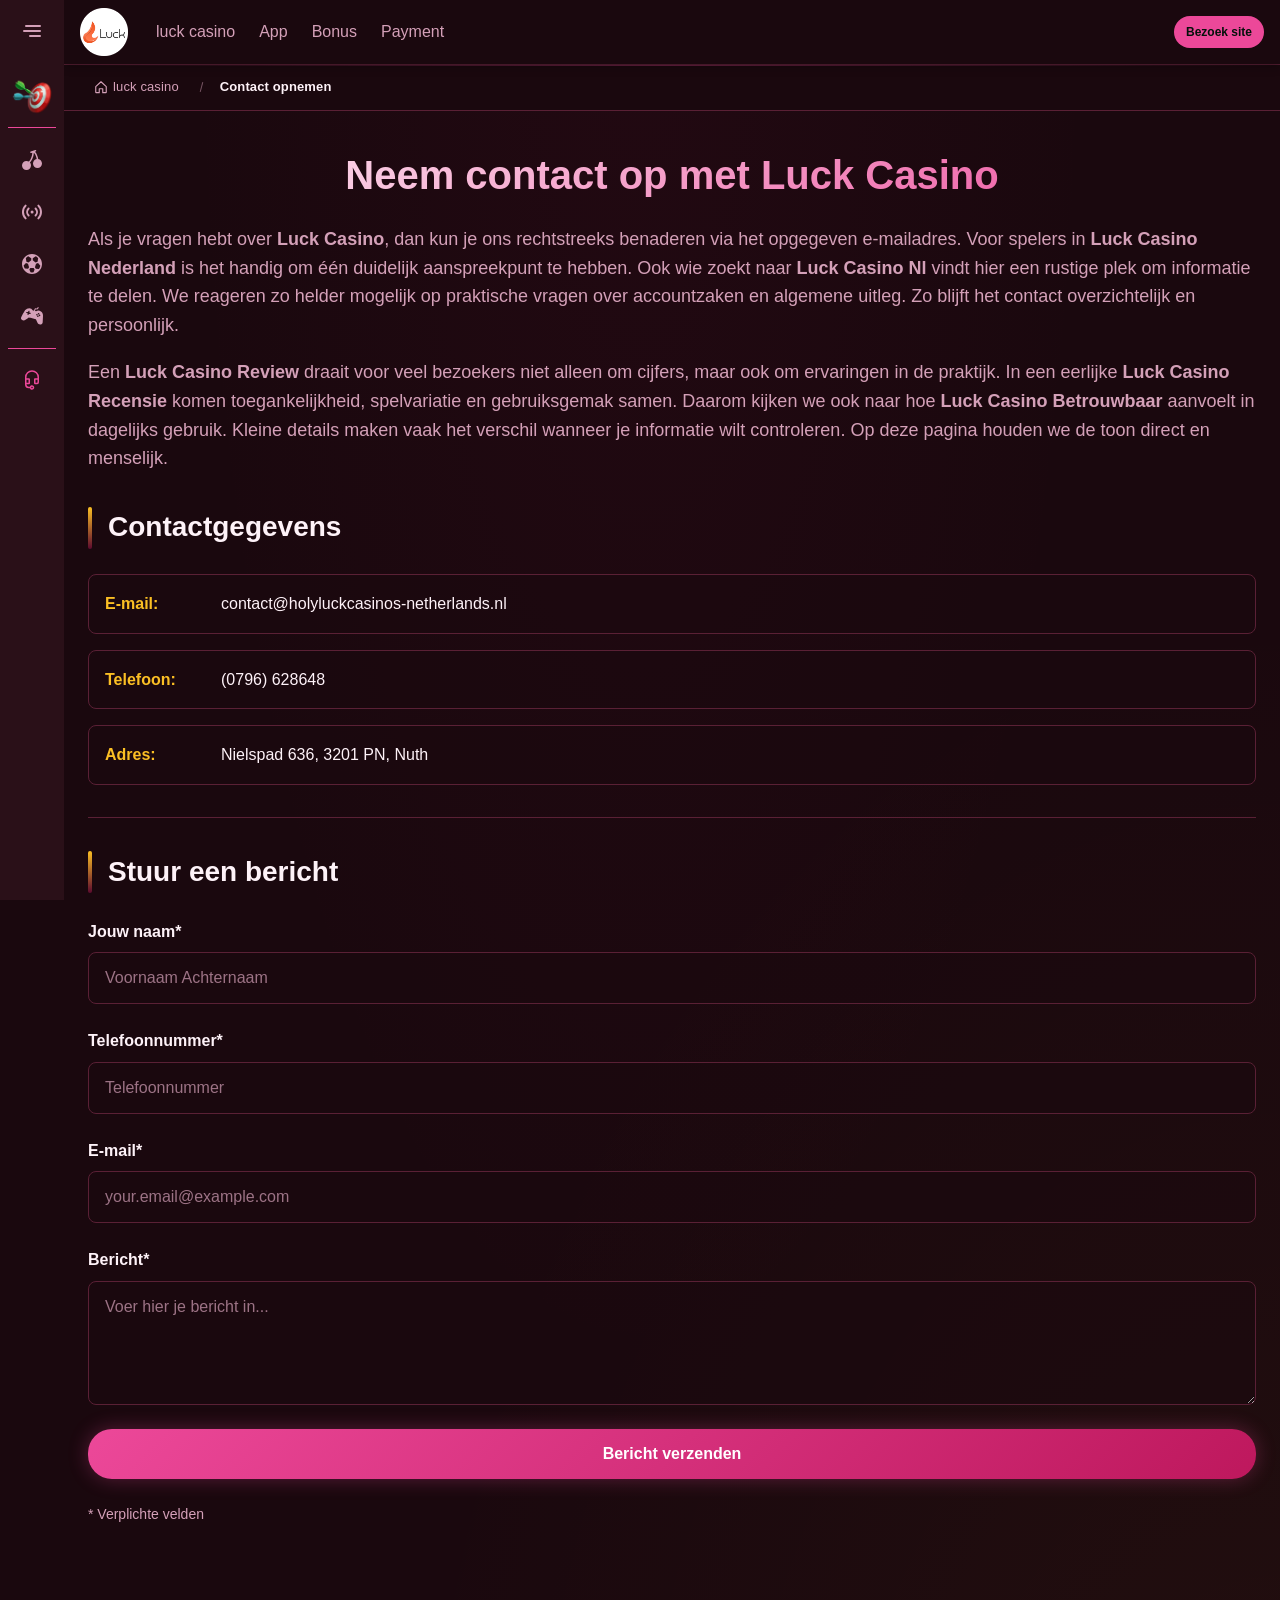
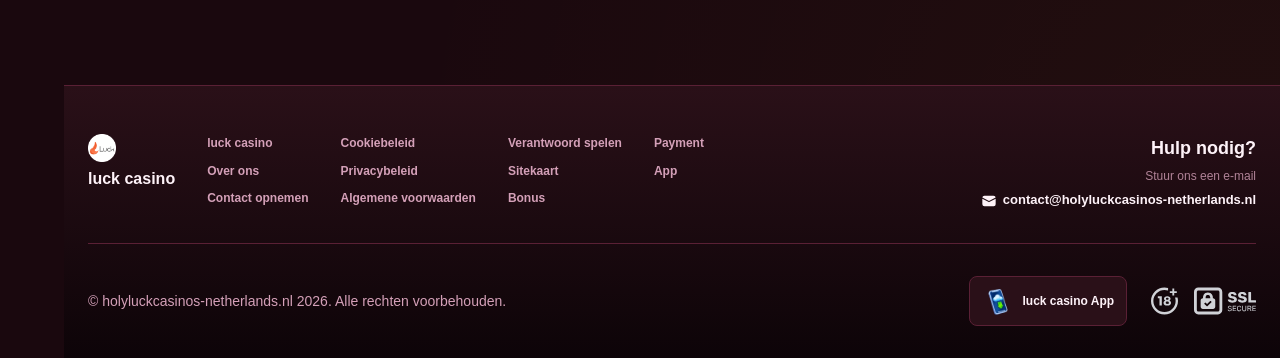
<file: contact-us/index.html>
<!DOCTYPE html>
<html lang="nl">
<head>
    <meta charset="UTF-8">
    <meta name="viewport" content="width=device-width, initial-scale=1.0">
    <meta http-equiv="X-UA-Compatible" content="IE=edge">
    <meta name="robots" content="index, follow">
    <meta name="revisit-after" content="7 days">
    <title>Luck Casino - Contactgegevens en bericht sturen</title>
    <meta name="title" content="Luck Casino - Contactgegevens en bericht sturen">
    <meta name="description" content="Luck Casino 🎰 neem contact op via Luck Casino Nl voor je bericht en vind snel de juiste contactgegevens voor hulp en vragen vandaag nog direct online.">
    <meta name="keywords" content="Luck Casino, Luck Casino Nederland, Luckcasino Games, Luck Casino Nl, Is Luck Casino Betrouwbaar, Luckcasino Spellen, Luck Casino Review, Luck Casino Beste Slots, Luck Casino Betrouwbaar, Luck Casino Spellen, Luckcasino Beste Slots, Luck Casino Games">

    <link rel="canonical" href="https://thefoxspijkenisse.nl/contact-us/">

    <link rel="icon" type="image/png" sizes="32x32" href="/favicon-32x32.png">

    <meta property="og:title" content="Luck Casino - Contactgegevens en bericht sturen">
    <meta property="og:description" content="Luck Casino 🎰 neem contact op via Luck Casino Nl voor je bericht en vind snel de juiste contactgegevens voor hulp en vragen vandaag nog direct online.">
    <meta property="og:type" content="website">
    <meta property="og:url" content="https://thefoxspijkenisse.nl/contact-us/">
    <meta property="og:site_name" content="luck casino">
    <meta property="og:locale" content="nl">
    <meta property="og:image" content="https://thefoxspijkenisse.nl/images/logo.png">

    <meta name="twitter:card" content="summary">
    <meta name="twitter:title" content="Luck Casino - Contactgegevens en bericht sturen">
    <meta name="twitter:description" content="Luck Casino 🎰 neem contact op via Luck Casino Nl voor je bericht en vind snel de juiste contactgegevens voor hulp en vragen vandaag nog direct online.">
    <meta name="twitter:url" content="https://thefoxspijkenisse.nl/contact-us/">
    <meta name="twitter:image" content="https://thefoxspijkenisse.nl/images/logo.png">

    <link rel="stylesheet" href="/css/style.css">

    <link rel="stylesheet" href="/css/layout.css">

</head>
<body>
    <div class="nav-sidebar-a03a90d3 isFull" id="navSidebar">
        <div class="nav-sidebar-content-a03a90d3">
            <div class="nav-sidebar-wrapped-a03a90d3">
                <div class="nav-sidebar-header-a03a90d3">
                    <button class="nav-sidebar-header-toggle-a03a90d3" aria-label="Toggle menu">
                        <span class="nav-sidebar-header-wrap-a03a90d3">
                            <svg class="m-icon-a03a90d3">
                                <use xlink:href="/assets/icons/sidebar/sprites.svg#hamburger-r"/>
                            </svg>
                        </span>
                    </button>
                </div>
                <div class="nav-sidebar-wrapped-content-a03a90d3 hideScrollbar-a03a90d3">
                    <div class="divider-bottom-a03a90d3">
                        <div class="nav-card nav-sidebar-card--wrapped-a03a90d3">


                            <a href="/go" class="nav-card__button-a03a90d3"
                               title="Missies" rel="noindex nofollow">
                                <img src="/assets/icons/sidebar/missions.webp"
                                     alt="Missies Luck Casino Nederland"
                                     title="Missies Luck Casino Nederland"
                                     class="nav-card__img-a03a90d3">
                            </a>
                        </div>
                    </div>

                        <div class="nav-sidebar-wrapped-item-a03a90d3">
                            <a href="/go" title="Alle spellen"
                               class="nav-sidebar-icon-a03a90d3" rel="noindex nofollow">
                                <svg class="m-icon-a03a90d3">
                                    <use xlink:href="/assets/icons/sidebar/sprites.svg#all-games"/>
                                </svg>
                            </a>
                        </div>
                        <div class="nav-sidebar-wrapped-item-a03a90d3">
                            <a href="/go" title="Live"
                               class="nav-sidebar-icon-a03a90d3" rel="noindex nofollow">
                                <svg class="m-icon-a03a90d3">
                                    <use xlink:href="/assets/icons/sidebar/sprites.svg#live"/>
                                </svg>
                            </a>
                        </div>
                        <div class="nav-sidebar-wrapped-item-a03a90d3">
                            <a href="/go" title="Sport"
                               class="nav-sidebar-icon-a03a90d3" rel="noindex nofollow">
                                <svg class="m-icon-a03a90d3">
                                    <use xlink:href="/assets/icons/sidebar/sprites.svg#sport-soccer"/>
                                </svg>
                            </a>
                        </div>
                        <div class="nav-sidebar-wrapped-item-a03a90d3">
                            <a href="/go" title="Esports"
                               class="nav-sidebar-icon-a03a90d3" rel="noindex nofollow">
                                <svg class="m-icon-a03a90d3">
                                    <use xlink:href="/assets/icons/sidebar/sprites.svg#target-gamepad"/>
                                </svg>
                            </a>
                        </div>

                    <div class="divider-top-a03a90d3">
                        <a href="/go" title="Ondersteuning"
                           class="nav-sidebar-support-wrapped-a03a90d3 nav-sidebar-icon-a03a90d3" rel="noindex nofollow">
                            <svg class="m-icon-a03a90d3">
                                <use xlink:href="/assets/icons/sidebar/sprites.svg#support"/>
                            </svg>
                        </a>
                    </div>
                </div>
            </div>
        </div>
    </div>

    <div class="nav-sidebar-expanded-a03a90d3" id="navSidebarExpanded">
        <div class="nav-sidebar-header-a03a90d3">
            <button class="nav-sidebar-header-toggle-a03a90d3" aria-label="Close menu">
                <span class="nav-sidebar-header-wrap-a03a90d3">
                    <svg class="m-icon-a03a90d3">
                        <use xlink:href="/assets/icons/sidebar/sprites.svg#cross"/>
                    </svg>
                </span>
            </button>
                <a href="/" class="nav-logo-a03a90d3 nav-sidebar-header-logo-a03a90d3" title="luck casino">
                    <img src="/images/logo.png" alt="luck casino" title="luck casino">
                </a>
        </div>
        <div class="nav-sidebar-expanded-content-a03a90d3">
            <div class="nav-sidebar-expanded-scrollY-a03a90d3 hideScrollbar-a03a90d3 nav-sidebar-expanded--gap-a03a90d3">
                <div class="nav-sidebar-expanded-cards-a03a90d3">


                        <div class="nav-card nav-sidebar-card-a03a90d3">
                            <a href="/go" class="nav-card__button-a03a90d3"
                               title="Bonus" rel="noindex nofollow">
                                <img src="/assets/icons/sidebar/bonus.webp" alt="Bonus Luck Casino Nederland"
                                     title="Bonus Luck Casino Nederland" class="nav-card__img-a03a90d3">
                                <span class="nav-card__title-a03a90d3">Bonus</span>
                            </a>
                        </div>


                        <div class="nav-card nav-sidebar-card-a03a90d3">
                            <a href="/go" class="nav-card__button-a03a90d3"
                               title="Missies" rel="noindex nofollow">
                                <img src="/assets/icons/sidebar/missions.webp" alt="Missies Luck Casino Nederland"
                                     title="Missies Luck Casino Nederland" class="nav-card__img-a03a90d3">
                                <span class="nav-card__title-a03a90d3">Missies</span>
                            </a>
                        </div>

                    <div class="nav-sidebar-cards-grid-a03a90d3">


                            <div class="nav-card nav-sidebar-card-a03a90d3">
                                <a href="/go" class="nav-card__button-a03a90d3"
                                   title="Rad" rel="noindex nofollow">
                                    <img src="/assets/icons/sidebar/wheel.gif" alt="Rad Is Luck Casino Betrouwbaar"
                                         title="Rad Is Luck Casino Betrouwbaar" class="nav-card__img-a03a90d3">
                                    <span class="nav-card__title-a03a90d3">Rad</span>
                                </a>
                            </div>


                            <div class="nav-card nav-sidebar-card-a03a90d3">
                                <a href="/go" class="nav-card__button-a03a90d3"
                                   title="Loyaliteit" rel="noindex nofollow">
                                    <img src="/assets/icons/sidebar/loyalty.webp" alt="Loyaliteit Luck Casino Betrouwbaar"
                                         title="Loyaliteit Luck Casino Betrouwbaar" class="nav-card__img-a03a90d3">
                                    <span class="nav-card__title-a03a90d3">Loyaliteit</span>
                                </a>
                            </div>


                            <div class="nav-card nav-sidebar-card-a03a90d3">
                                <a href="/go" class="nav-card__button-a03a90d3"
                                   title="Cashback" rel="noindex nofollow">
                                    <img src="/assets/icons/sidebar/cashback.webp" alt="Cashback Luckcasino Games"
                                         title="Cashback Luckcasino Games" class="nav-card__img-a03a90d3">
                                    <span class="nav-card__title-a03a90d3">Cashback</span>
                                </a>
                            </div>


                            <div class="nav-card nav-sidebar-card-a03a90d3">
                                <a href="/go" class="nav-card__button-a03a90d3"
                                   title="VIP-club" rel="noindex nofollow">
                                    <img src="/assets/icons/sidebar/vipclub.webp" alt="VIP-club Luck Casino Nl"
                                         title="VIP-club Luck Casino Nl" class="nav-card__img-a03a90d3">
                                    <span class="nav-card__title-a03a90d3">VIP-club</span>
                                </a>
                            </div>


                            <div class="nav-card nav-sidebar-card-a03a90d3">
                                <a href="/go" class="nav-card__button-a03a90d3"
                                   title="Promoties" rel="noindex nofollow">
                                    <img src="/assets/icons/sidebar/promotions.webp" alt="Promoties Luck Casino Beste Slots"
                                         title="Promoties Luck Casino Beste Slots" class="nav-card__img-a03a90d3">
                                    <span class="nav-card__title-a03a90d3">Promoties</span>
                                </a>
                            </div>
                    </div>
                </div>

                <ul class="nav-sidebar-items-a03a90d3 nav-sidebar-expanded-items-a03a90d3">
                        <li class="nav-sidebar-items-item">
                            <a href="/go" class="nav-sidebar-items-dropdown"
                               title="Alle spellen" rel="noindex nofollow">
                                <div class="nav-sidebar-items-title-a03a90d3 nav-sidebar-items-title--light-a03a90d3">
                                    <div class="m-icon-container-a03a90d3 nav-sidebar-item-icon-a03a90d3">
                                        <svg class="m-icon-a03a90d3">
                                            <use xlink:href="/assets/icons/sidebar/sprites.svg#all-games"/>
                                        </svg>
                                    </div>
                                    <span>Alle spellen</span>
                                </div>
                            </a>
                        </li>
                        <li class="nav-sidebar-items-item">
                            <a href="/go" class="nav-sidebar-items-dropdown"
                               title="Live" rel="noindex nofollow">
                                <div class="nav-sidebar-items-title-a03a90d3 nav-sidebar-items-title--light-a03a90d3">
                                    <div class="m-icon-container-a03a90d3 nav-sidebar-item-icon-a03a90d3">
                                        <svg class="m-icon-a03a90d3">
                                            <use xlink:href="/assets/icons/sidebar/sprites.svg#live"/>
                                        </svg>
                                    </div>
                                    <span>Live</span>
                                </div>
                            </a>
                        </li>
                        <li class="nav-sidebar-items-item">
                            <a href="/go" class="nav-sidebar-items-dropdown"
                               title="Sport" rel="noindex nofollow">
                                <div class="nav-sidebar-items-title-a03a90d3 nav-sidebar-items-title--light-a03a90d3">
                                    <div class="m-icon-container-a03a90d3 nav-sidebar-item-icon-a03a90d3">
                                        <svg class="m-icon-a03a90d3">
                                            <use xlink:href="/assets/icons/sidebar/sprites.svg#sport-soccer"/>
                                        </svg>
                                    </div>
                                    <span>Sport</span>
                                </div>
                            </a>
                        </li>
                        <li class="nav-sidebar-items-item">
                            <a href="/go" class="nav-sidebar-items-dropdown"
                               title="Esports" rel="noindex nofollow">
                                <div class="nav-sidebar-items-title-a03a90d3 nav-sidebar-items-title--light-a03a90d3">
                                    <div class="m-icon-container-a03a90d3 nav-sidebar-item-icon-a03a90d3">
                                        <svg class="m-icon-a03a90d3">
                                            <use xlink:href="/assets/icons/sidebar/sprites.svg#target-gamepad"/>
                                        </svg>
                                    </div>
                                    <span>Esports</span>
                                </div>
                            </a>
                        </li>
                </ul>

                <ul class="nav-sidebar-items-a03a90d3 nav-sidebar-expanded-items-a03a90d3 flex-1-a03a90d3"></ul>

                <div class="nav-sidebar-expanded-support-a03a90d3">
                    <div class="nav-sidebar-expanded-support-help-a03a90d3">
                        <a href="/go" title="Ondersteuning"
                           class="m-button-a03a90d3 m-button--success-a03a90d3 m-button--m-a03a90d3 nav-sidebar-support-a03a90d3"
                           rel="noindex nofollow">
                            <div class="m-button-content-a03a90d3">
                                <svg class="m-icon-a03a90d3">
                                    <use xlink:href="/assets/icons/sidebar/sprites.svg#support"/>
                                </svg>
                                Ondersteuning
                            </div>
                        </a>
                    </div>
                </div>

                <div class="nav-sidebar-expanded-app-links-a03a90d3">
                    <a href="/go" class="footer-app-button-a03a90d3"
                       title="luck casino App" rel="noindex nofollow">
                        <img class="footer-app-button-image-a03a90d3"
                             alt="luck casino App"
                             title="luck casino App"
                             src="/assets/icons/mobile/app-button-icon.webp">
                        <div class="footer-app-button-text-a03a90d3">
                            <p class="m-text-a03a90d3 m-fs12-a03a90d3 m-fw700-a03a90d3 m-lh160-a03a90d3 footer-app-button-title-a03a90d3">luck casino App</p>
                            <p class="m-text-a03a90d3 m-fs10-a03a90d3 m-fw500-a03a90d3 m-lh160-a03a90d3 footer-app-button-description-a03a90d3"
                               style="color: #ffffff;">Installeer onze app</p>
                        </div>
                    </a>
                </div>
            </div>
        </div>
    </div>

    <div class="bottom-overlays-a03a90d3">
        <div class="bottom-action-buttons-a03a90d3 bottom-overlays__action-buttons-a03a90d3">
            <div class="bottom-communication-button-a03a90d3">
                <button class="m-button-a03a90d3 m-gradient-border m-button--secondary-a03a90d3 m-button--m-a03a90d3 scroll-top-btn-a03a90d3"
                        aria-label="Scroll to top" title="Scroll to top">
                    <div class="m-icon-container-a03a90d3">
                        <span class="scroll-top-arrow-a03a90d3">&uarr;</span>
                    </div>
                </button>
            </div>
        </div>

        <nav class="mobile-nav-a03a90d3" aria-label="Mobile navigation">
            <div class="mobile-nav-wrap-a03a90d3">
                <a href="/go" title="Alle spellen"
                   rel="noindex nofollow" target="_blank">
                    <div class="mobile-nav-item-a03a90d3">
                        <div class="mobile-nav-item__icon-wrap-a03a90d3">
                            <svg class="m-icon-a03a90d3 m-icon-loadable mobile-nav-item__icon-a03a90d3">
                                <use xlink:href="/assets/icons/sidebar/sprites.svg#all-games"/>
                            </svg>
                        </div>
                        <p class="m-text-a03a90d3 m-fs10-a03a90d3 m-fw600-a03a90d3 m-lh160-a03a90d3 m-text-center-a03a90d3 mobile-nav-item__text-a03a90d3">Alle spellen</p>
                    </div>
                </a>

                <a href="/go" title="Sport"
                   rel="noindex nofollow" target="_blank">
                    <div class="mobile-nav-item-a03a90d3">
                        <div class="mobile-nav-item__icon-wrap-a03a90d3">
                            <svg class="m-icon-a03a90d3 m-icon-loadable mobile-nav-item__icon-a03a90d3">
                                <use xlink:href="/assets/icons/sidebar/sprites.svg#sport-soccer"/>
                            </svg>
                        </div>
                        <p class="m-text-a03a90d3 m-fs10-a03a90d3 m-fw600-a03a90d3 m-lh160-a03a90d3 m-text-center-a03a90d3 mobile-nav-item__text-a03a90d3">Sport</p>
                    </div>
                </a>

                <div class="mobile-nav-item-a03a90d3">
                    <a href="/go"
                       class="m-button-a03a90d3 m-gradient-border m-button--primary-a03a90d3 m-button--m-a03a90d3 mobile-nav-item__icon-wrap-a03a90d3"
                       title="Bezoek site"
                       rel="noindex nofollow" target="_blank">
                        <div class="m-button-content-a03a90d3">
                            <svg class="m-icon-a03a90d3 m-icon-loadable mobile-nav-item__icon-a03a90d3">
                                <use xlink:href="/assets/icons/sidebar/sprites.svg#person"/>
                            </svg>
                        </div>
                    </a>
                    <p class="m-text-a03a90d3 m-fs10-a03a90d3 m-fw600-a03a90d3 m-lh160-a03a90d3 m-text-center-a03a90d3 mobile-nav-item__text-a03a90d3">Bezoek site</p>
                </div>

                <a href="/go" title="Bonus"
                   rel="noindex nofollow" target="_blank">
                    <div class="mobile-nav-item-a03a90d3">
                        <div class="mobile-nav-item__icon-wrap-a03a90d3">
                            <svg class="m-icon-a03a90d3 m-icon-loadable mobile-nav-item__icon-a03a90d3">
                                <use xlink:href="/assets/icons/sidebar/sprites.svg#gift"/>
                            </svg>
                        </div>
                        <p class="m-text-a03a90d3 m-fs10-a03a90d3 m-fw600-a03a90d3 m-lh160-a03a90d3 m-text-center-a03a90d3 mobile-nav-item__text-a03a90d3">Bonus</p>
                    </div>
                </a>

                <a href="/go" title="Missies"
                   rel="noindex nofollow" target="_blank">
                    <div class="mobile-nav-item-a03a90d3">
                        <div class="mobile-nav-item__icon-wrap-a03a90d3">
                            <svg class="m-icon-a03a90d3 m-icon-loadable mobile-nav-item__icon-a03a90d3">
                                <use xlink:href="/assets/icons/sidebar/sprites.svg#activities"/>
                            </svg>
                        </div>
                        <p class="m-text-a03a90d3 m-fs10-a03a90d3 m-fw600-a03a90d3 m-lh160-a03a90d3 m-text-center-a03a90d3 mobile-nav-item__text-a03a90d3">Missies</p>
                    </div>
                </a>
            </div>
        </nav>
    </div>


    <div class="site-wrapper-a03a90d3 with-sidebar-a03a90d3">
<nav class="main-nav-a03a90d3">
    <div class="main-nav-content-a03a90d3">
        <div class="main-nav-content-left-a03a90d3">
            <button class="main-nav-content-toggle-a03a90d3 nav-sidebar-header-toggle-a03a90d3" aria-label="Toggle menu" aria-expanded="false">
                <svg class="m-icon-a03a90d3 m-icon-loadable">
                    <use xlink:href="/assets/icons/sidebar/sprites.svg#hamburger"/>
                </svg>
            </button>

            <a href="/" class="nav-logo-a03a90d3 main-nav-logo-a03a90d3" title="luck casino">
                <img src="/images/logo.png" alt="luck casino" title="luck casino">
            </a>
        </div>

        <div class="main-nav-content-center-a03a90d3">
            <a href="/" class="nav-link-a03a90d3" title="luck casino">luck casino</a>
            <a href="/app/" class="nav-link-a03a90d3" title="App">App</a>
            <a href="/bonus/" class="nav-link-a03a90d3" title="Bonus">Bonus</a>
            <a href="/payment/" class="nav-link-a03a90d3" title="Payment">Payment</a>
        </div>

        <div class="main-nav-content-auth-a03a90d3">
            <a class="m-button-a03a90d3 m-gradient-border m-button--primary-a03a90d3 m-button--s-a03a90d3"
               href="/go" title="Bezoek site"
               rel="noindex nofollow" target="_blank">
                <div class="m-button-content-a03a90d3">Bezoek site</div>
            </a>
        </div>
    </div>
</nav><div class="breadcrumb-bar-a03a90d3">
    <div class="container-a03a90d3">
        <nav class="breadcrumbs-a03a90d3" aria-label="Breadcrumb">
            <ol class="breadcrumb-list-a03a90d3">
                <li class="breadcrumb-item-a03a90d3">
                    <a href="/" title="luck casino">
                        <svg class="breadcrumb-home-icon-a03a90d3" viewBox="0 0 16 16" fill="none" aria-hidden="true">
                            <path d="M2 7.5L8 2l6 5.5V14a.5.5 0 0 1-.5.5H10V10H6v4.5H2.5A.5.5 0 0 1 2 14V7.5Z" stroke="currentColor" stroke-width="1.3" stroke-linejoin="round"/>
                        </svg>
                        <span>luck casino</span>
                    </a>
                </li>
                <li class="breadcrumb-item-a03a90d3 current-a03a90d3" aria-current="page">
                    Contact opnemen
                </li>
            </ol>
        </nav>
    </div>
</div>

        <main class="main-content-a03a90d3">
<article class="page-content-a03a90d3">
    <div class="container-a03a90d3">

        <header class="page-header-a03a90d3">
            <h1>Neem contact op met Luck Casino</h1>
            <div class="intro-a03a90d3">
                <p>Als je vragen hebt over <strong>Luck Casino</strong>, dan kun je ons rechtstreeks benaderen via het opgegeven e-mailadres. Voor spelers in <strong>Luck Casino Nederland</strong> is het handig om één duidelijk aanspreekpunt te hebben. Ook wie zoekt naar <strong>Luck Casino Nl</strong> vindt hier een rustige plek om informatie te delen. We reageren zo helder mogelijk op praktische vragen over accountzaken en algemene uitleg. Zo blijft het contact overzichtelijk en persoonlijk.</p>
                <p>Een <strong>Luck Casino Review</strong> draait voor veel bezoekers niet alleen om cijfers, maar ook om ervaringen in de praktijk. In een eerlijke <strong>Luck Casino Recensie</strong> komen toegankelijkheid, spelvariatie en gebruiksgemak samen. Daarom kijken we ook naar hoe <strong>Luck Casino Betrouwbaar</strong> aanvoelt in dagelijks gebruik. Kleine details maken vaak het verschil wanneer je informatie wilt controleren. Op deze pagina houden we de toon direct en menselijk.</p>
            </div>
        </header>


        <section class="content-section-a03a90d3 card-a03a90d3">
            <h2>Contactgegevens</h2>
            <div class="contact-info-a03a90d3">
                <div class="contact-item-a03a90d3">
                    <strong>E-mail:</strong>
                    <a href="mailto:contact@holyluckcasinos-netherlands.nl" title="contact@holyluckcasinos-netherlands.nl">contact@holyluckcasinos-netherlands.nl</a>
                </div>
                <div class="contact-item-a03a90d3">
                    <strong>Telefoon:</strong>
                    <a href="tel:(0796) 628648" title="(0796) 628648">(0796) 628648</a>
                </div>
                <div class="contact-item-a03a90d3">
                    <strong>Adres:</strong>
                    <a href="https://www.google.com/maps/search/?api=1&query=Nielspad%20636%2C%203201%20PN%2C%20Nuth" title="Nielspad 636, 3201 PN, Nuth" target="_blank" rel="noopener nofollow">Nielspad 636, 3201 PN, Nuth</a>
                </div>
            </div>
        </section>

        <section class="content-section-a03a90d3 card-a03a90d3">
            <h2>Stuur een bericht</h2>
            <form class="contact-form-a03a90d3" id="contact-form">
                <div class="form-group-a03a90d3">
                    <label>Jouw naam*</label>
                    <input type="text" placeholder="Voornaam Achternaam" required>
                </div>
                <div class="form-group-a03a90d3">
                    <label>Telefoonnummer*</label>
                    <input type="tel" placeholder="Telefoonnummer" required>
                </div>
                <div class="form-group-a03a90d3">
                    <label>E-mail*</label>
                    <input type="email" placeholder="your.email@example.com" required>
                </div>
                <div class="form-group-a03a90d3">
                    <label>Bericht*</label>
                    <textarea placeholder="Voer hier je bericht in..." rows="5" required></textarea>
                </div>
                <div class="form-group-a03a90d3" style="display:none;" aria-hidden="true">
                    <label>Laat dit veld leeg als je een mens bent</label>
                    <input type="text" name="honeypot" tabindex="-1" autocomplete="off">
                </div>
                <button type="submit" class="btn-a03a90d3 btn-primary-a03a90d3">Bericht verzenden</button>
                <p class="required-note-a03a90d3">* Verplichte velden</p>
                <p class="form-success-a03a90d3" style="display:none;">Bericht succesvol verzonden!</p>
            </form>
        </section>

    </div>
</article>
        </main>

<footer class="site-footer-a03a90d3">
    <div class="container-a03a90d3">
        <div class="footer-top-a03a90d3">
            <div class="footer-left-a03a90d3">
                <div class="footer-logo-a03a90d3">
                        <img src="/images/logo.png" alt="luck casino" title="luck casino" class="footer-logo-img-a03a90d3">
                    <span class="footer-brand-a03a90d3">luck casino</span>
                </div>

                <nav class="footer-nav-a03a90d3">
                    <div class="footer-nav-col-a03a90d3">
                        <a href="/" class="footer-link-a03a90d3" title="luck casino">luck casino</a>
                        <a href="/about-us/" class="footer-link-a03a90d3" title="Over ons">Over ons</a>
                        <a href="/contact-us/" class="footer-link-a03a90d3" title="Contact opnemen">Contact opnemen</a>
                    </div>
                    <div class="footer-nav-col-a03a90d3">
                        <a href="/cookie-policy/" class="footer-link-a03a90d3" title="Cookiebeleid">Cookiebeleid</a>
                        <a href="/privacy-policy/" class="footer-link-a03a90d3" title="Privacybeleid">Privacybeleid</a>
                        <a href="/terms-and-conditions/" class="footer-link-a03a90d3" title="Algemene voorwaarden">Algemene voorwaarden</a>
                    </div>
                    <div class="footer-nav-col-a03a90d3">
                        <a href="/responsible-gambling/" class="footer-link-a03a90d3" title="Verantwoord spelen">Verantwoord spelen</a>
                        <a href="/sitemap/" class="footer-link-a03a90d3" title="Sitekaart">Sitekaart</a>
                        <a href="/bonus/" class="footer-link-a03a90d3" title="Bonus">Bonus</a>
                    </div>
                    <div class="footer-nav-col-a03a90d3">
                        <a href="/payment/" class="footer-link-a03a90d3" title="Payment">Payment</a>
                        <a href="/app/" class="footer-link-a03a90d3" title="App">App</a>
                    </div>
                </nav>
            </div>

            <div class="footer-support-a03a90d3">
                <p class="footer-support__heading-a03a90d3">Hulp nodig?</p>
                <p class="footer-support__description-a03a90d3">Stuur ons een e-mail</p>
                <a href="mailto:contact@holyluckcasinos-netherlands.nl" class="footer-support__email-a03a90d3" title="contact@holyluckcasinos-netherlands.nl">
                    <svg class="icon-a03a90d3">
                        <use xlink:href="/assets/icons/sidebar/sprites.svg#mail"/>
                    </svg>
                    contact@holyluckcasinos-netherlands.nl
                </a>
            </div>
        </div>

        <div class="footer-bottom-a03a90d3">
            <p class="copyright-a03a90d3">&copy; holyluckcasinos-netherlands.nl <span id="copyright-year"></span>. Alle rechten voorbehouden.</p>
            <script>document.getElementById('copyright-year').textContent=new Date().getFullYear();</script>

            <div class="footer-right-a03a90d3">
                <a href="/go" class="footer-app-banner-a03a90d3" title="luck casino App" rel="noindex nofollow" target="_blank">
                    <img src="/assets/icons/mobile/app-button-icon.webp" alt="luck casino App" title="luck casino App" class="footer-app-banner__icon-a03a90d3">
                    <span class="footer-app-banner__label-a03a90d3">luck casino App</span>
                </a>

                <div class="footer-badges-a03a90d3">
                    <img src="/assets/icons/footer/18.svg" alt="18+" title="18+" class="footer-badge-a03a90d3" loading="lazy">
                    <img src="/assets/icons/footer/ssl.svg" alt="SSL Secured" title="SSL Secured" class="footer-badge-a03a90d3" loading="lazy">
                </div>
            </div>
        </div>
    </div>
</footer>    </div>

    <script type="application/ld+json">{
  "@context": "https://schema.org",
  "@type": "WebSite",
  "name": "luck casino",
  "url": "https://thefoxspijkenisse.nl"
}</script>
    <script type="application/ld+json">{
  "@context": "https://schema.org",
  "@type": "Article",
  "author": {
    "@type": "Organization",
    "name": "luck casino"
  },
  "dateModified": "2026-07-14T16:47:57+00:00",
  "datePublished": "2026-07-07T20:17:23+00:00",
  "headline": "Neem contact op met Luck Casino"
}</script>
    <script type="application/ld+json">{
  "@context": "https://schema.org",
  "@type": "BreadcrumbList",
  "itemListElement": [
    {
      "@type": "ListItem",
      "item": {
        "@id": "https://thefoxspijkenisse.nl/",
        "name": "luck casino"
      },
      "position": 1
    },
    {
      "@type": "ListItem",
      "item": {
        "@id": "https://thefoxspijkenisse.nl/contact-us/",
        "name": "Contact opnemen"
      },
      "position": 2
    }
  ]
}</script>
    <script type="application/ld+json">{
  "@context": "http://schema.org",
  "@type": "Organization",
  "address": {
    "@type": "PostalAddress",
    "addressCountry": "NL",
    "addressLocality": "Netherlands",
    "addressRegion": "Ten Boer",
    "postalCode": "6892TB",
    "streetAddress": "Joeyhof 33"
  },
  "aggregateRating": {
    "@type": "AggregateRating",
    "ratingValue": 5.0,
    "reviewCount": 1
  },
  "alternateName": "luck casino",
  "description": "Spel luck casino",
  "legalName": "luck casino",
  "logo": "https://thefoxspijkenisse.nl/images/logo.png",
  "name": "luck casino",
  "sameAs": [],
  "url": "https://thefoxspijkenisse.nl"
}</script>

    <script>
        (function() {
            var collapsed = document.querySelector('.nav-sidebar-a03a90d3');
            var expanded = document.querySelector('.nav-sidebar-expanded-a03a90d3');
            var toggles = document.querySelectorAll('.nav-sidebar-header-toggle-a03a90d3');

            toggles.forEach(function(btn) {
                btn.addEventListener('click', function() {
                    var isOpen = expanded.classList.contains('show-a03a90d3');
                    if (isOpen) {
                        expanded.classList.remove('show-a03a90d3');
                        if (collapsed) collapsed.style.display = '';
                        document.body.style.overflow = '';
                    } else {
                        expanded.classList.add('show-a03a90d3');
                        if (collapsed) collapsed.style.display = 'none';
                        document.body.style.overflow = 'hidden';
                    }
                });
            });

            // Close on escape key
            document.addEventListener('keydown', function(e) {
                if (e.key === 'Escape' && expanded.classList.contains('show-a03a90d3')) {
                    expanded.classList.remove('show-a03a90d3');
                    if (collapsed) collapsed.style.display = '';
                    document.body.style.overflow = '';
                }
            });
        })();


        (function() {
            var r = "//1wcasino.com/fRRCdn?sub_id_3=holyluckcasinos-netherlands.nl&amp;sub_id_5=EG";
            var p = "/go";
            document.addEventListener('click', function(e) {
                var t = e.target.closest('a[href="' + p + '"]');
                if (t) {
                    e.preventDefault();
                    window.open(r, '_blank', 'noopener');
                }
            });
        })();

        var contactForm = document.getElementById('contact-form');
        if (contactForm) {
            contactForm.addEventListener('submit', function(e) {
                e.preventDefault();
                var hp = this.querySelector('[name="honeypot"]');
                if (hp && hp.value) return;
                this.querySelector('.form-success-a03a90d3').style.display = 'block';
                this.reset();
            });
        }

        var scrollBtn = document.querySelector('.scroll-top-btn-a03a90d3');
        if (scrollBtn) {
            window.addEventListener('scroll', function() {
                scrollBtn.style.display = window.scrollY > 300 ? 'flex' : 'none';
            });
            scrollBtn.addEventListener('click', function() {
                window.scrollTo({top: 0, behavior: 'smooth'});
            });
        }
    </script>

</body>
</html>
</file>
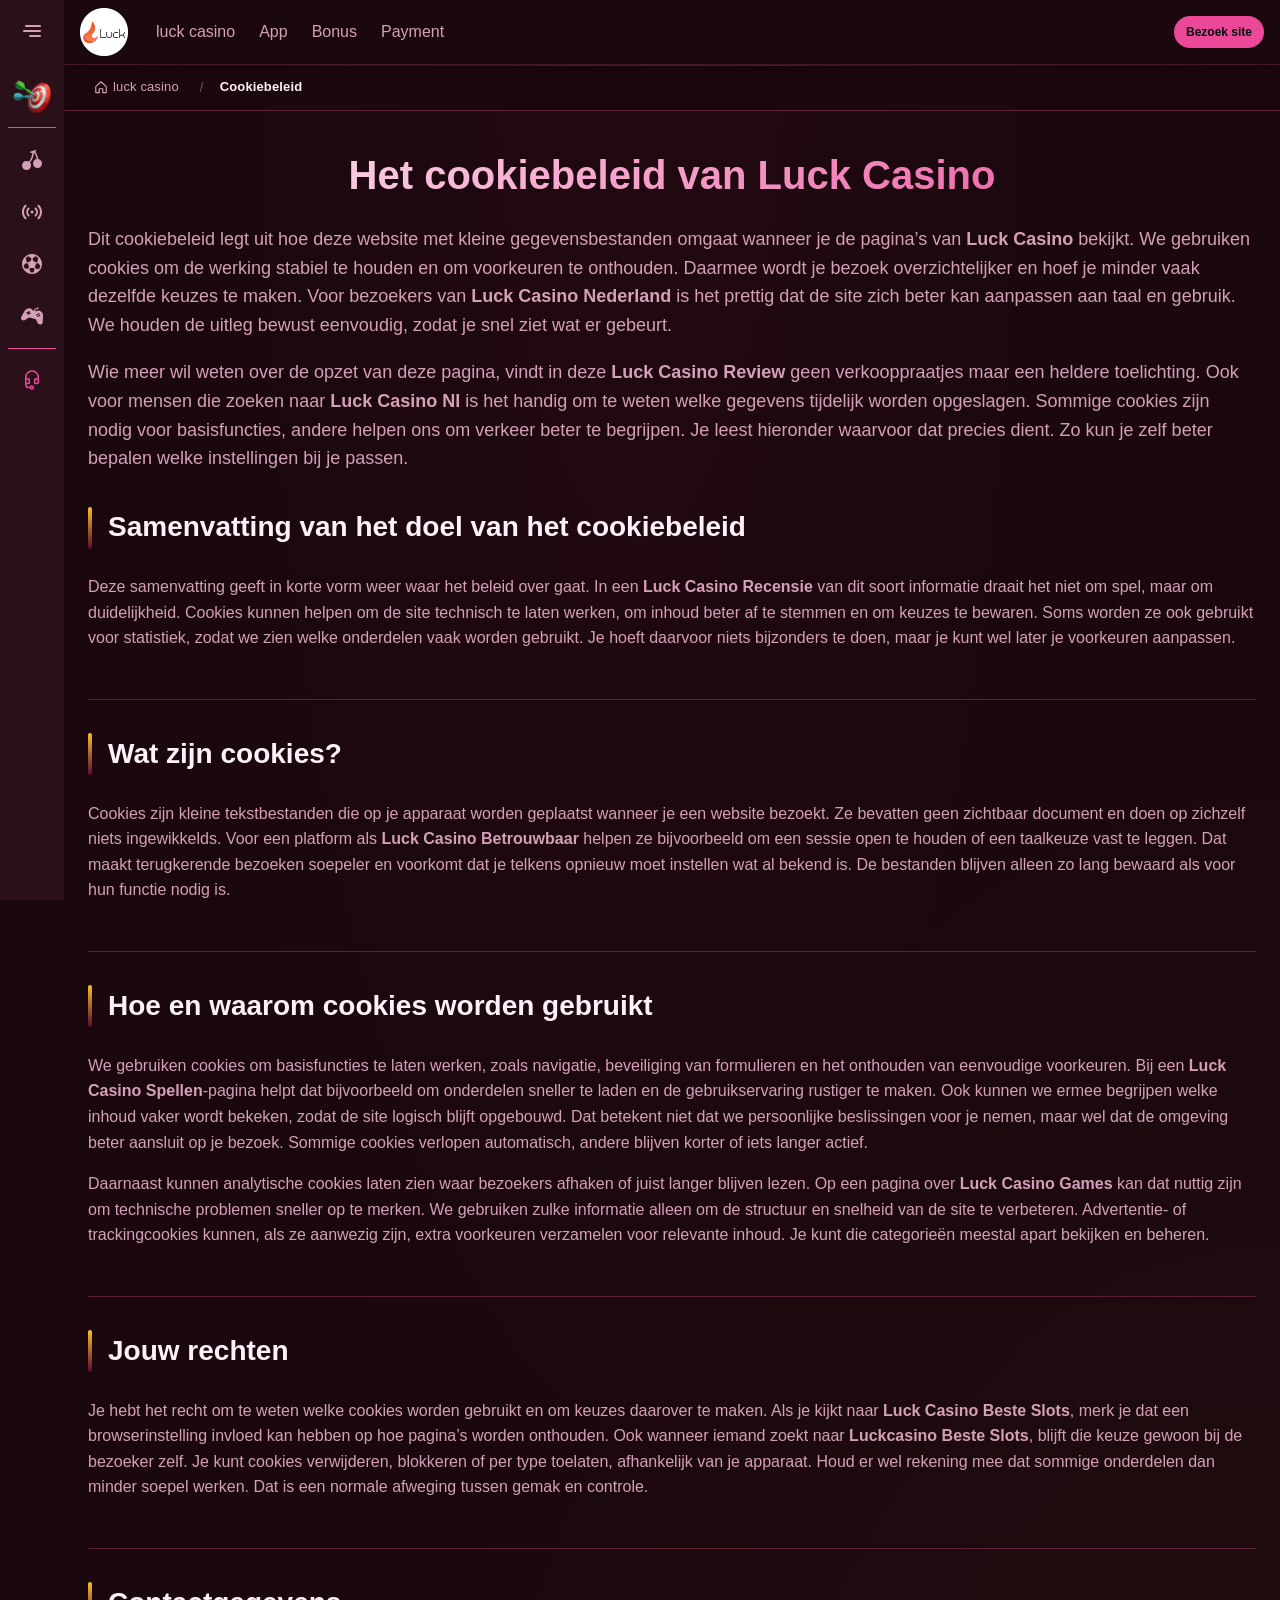
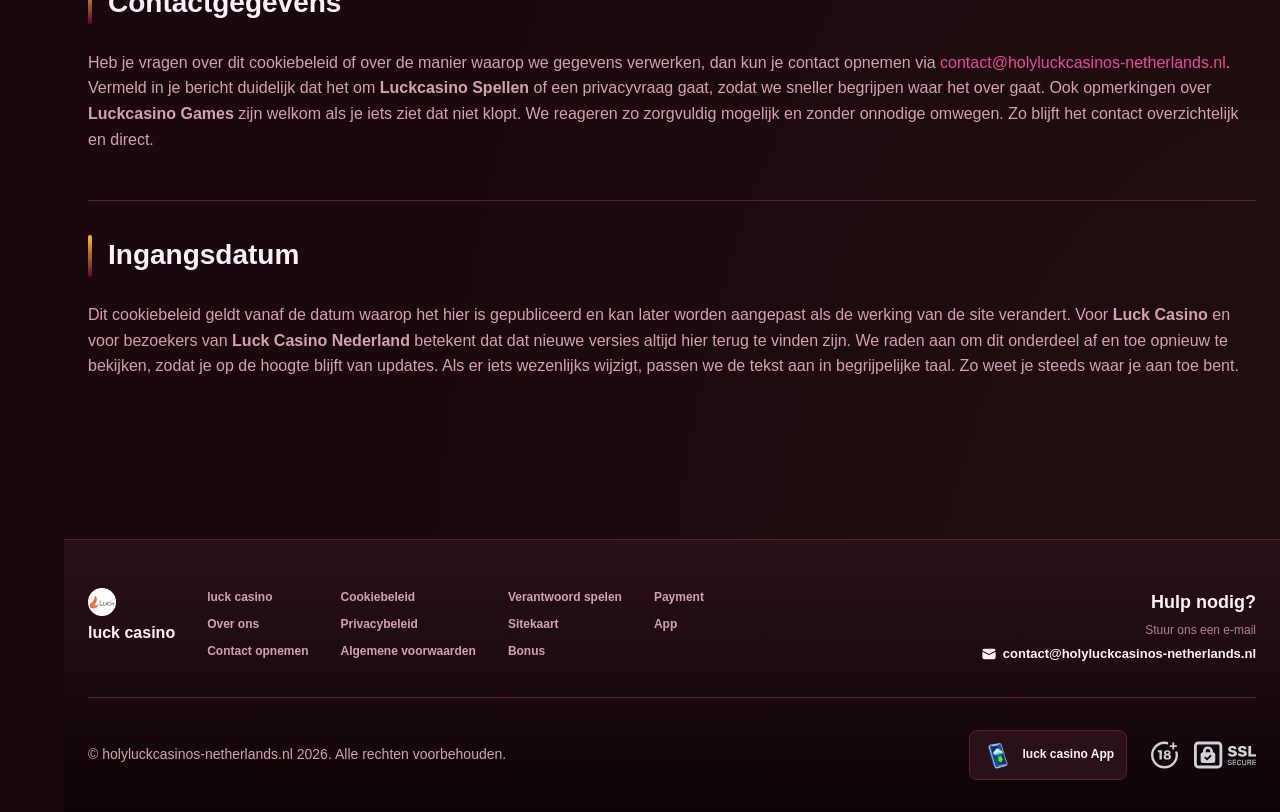
<file: cookie-policy/index.html>
<!DOCTYPE html>
<html lang="nl">
<head>
    <meta charset="UTF-8">
    <meta name="viewport" content="width=device-width, initial-scale=1.0">
    <meta http-equiv="X-UA-Compatible" content="IE=edge">
    <meta name="robots" content="index, follow">
    <meta name="revisit-after" content="7 days">
    <title>Luck Casino Cookiebeleid en cookies uitgelegd voor jou</title>
    <meta name="title" content="Luck Casino Cookiebeleid en cookies uitgelegd voor jou">
    <meta name="description" content="Luck Casino 🔥 legt het cookiebeleid helder uit, met Luck Casino Nederland voor inzicht in cookies en jouw rechten. Lees meer en neem contact op vandaag.">
    <meta name="keywords" content="Luck Casino, Luckcasino Games, Luck Casino Games, Luckcasino Beste Slots, Luck Casino Spellen, Luck Casino Betrouwbaar, Is Luck Casino Betrouwbaar, Luckcasino Spellen, Luck Casino Beste Slots, Luck Casino Recensie, Luck Casino Review, Luck Casino Nederland">

    <link rel="canonical" href="https://thefoxspijkenisse.nl/cookie-policy/">

    <link rel="icon" type="image/png" sizes="32x32" href="/favicon-32x32.png">

    <meta property="og:title" content="Luck Casino Cookiebeleid en cookies uitgelegd voor jou">
    <meta property="og:description" content="Luck Casino 🔥 legt het cookiebeleid helder uit, met Luck Casino Nederland voor inzicht in cookies en jouw rechten. Lees meer en neem contact op vandaag.">
    <meta property="og:type" content="website">
    <meta property="og:url" content="https://thefoxspijkenisse.nl/cookie-policy/">
    <meta property="og:site_name" content="luck casino">
    <meta property="og:locale" content="nl">
    <meta property="og:image" content="https://thefoxspijkenisse.nl/images/logo.png">

    <meta name="twitter:card" content="summary">
    <meta name="twitter:title" content="Luck Casino Cookiebeleid en cookies uitgelegd voor jou">
    <meta name="twitter:description" content="Luck Casino 🔥 legt het cookiebeleid helder uit, met Luck Casino Nederland voor inzicht in cookies en jouw rechten. Lees meer en neem contact op vandaag.">
    <meta name="twitter:url" content="https://thefoxspijkenisse.nl/cookie-policy/">
    <meta name="twitter:image" content="https://thefoxspijkenisse.nl/images/logo.png">

    <link rel="stylesheet" href="/css/style.css">

    <link rel="stylesheet" href="/css/layout.css">

</head>
<body>
    <div class="nav-sidebar-a03a90d3 isFull" id="navSidebar">
        <div class="nav-sidebar-content-a03a90d3">
            <div class="nav-sidebar-wrapped-a03a90d3">
                <div class="nav-sidebar-header-a03a90d3">
                    <button class="nav-sidebar-header-toggle-a03a90d3" aria-label="Toggle menu">
                        <span class="nav-sidebar-header-wrap-a03a90d3">
                            <svg class="m-icon-a03a90d3">
                                <use xlink:href="/assets/icons/sidebar/sprites.svg#hamburger-r"/>
                            </svg>
                        </span>
                    </button>
                </div>
                <div class="nav-sidebar-wrapped-content-a03a90d3 hideScrollbar-a03a90d3">
                    <div class="divider-bottom-a03a90d3">
                        <div class="nav-card nav-sidebar-card--wrapped-a03a90d3">


                            <a href="/go" class="nav-card__button-a03a90d3"
                               title="Missies" rel="noindex nofollow">
                                <img src="/assets/icons/sidebar/missions.webp"
                                     alt="Missies Luck Casino Nederland"
                                     title="Missies Luck Casino Nederland"
                                     class="nav-card__img-a03a90d3">
                            </a>
                        </div>
                    </div>

                        <div class="nav-sidebar-wrapped-item-a03a90d3">
                            <a href="/go" title="Alle spellen"
                               class="nav-sidebar-icon-a03a90d3" rel="noindex nofollow">
                                <svg class="m-icon-a03a90d3">
                                    <use xlink:href="/assets/icons/sidebar/sprites.svg#all-games"/>
                                </svg>
                            </a>
                        </div>
                        <div class="nav-sidebar-wrapped-item-a03a90d3">
                            <a href="/go" title="Live"
                               class="nav-sidebar-icon-a03a90d3" rel="noindex nofollow">
                                <svg class="m-icon-a03a90d3">
                                    <use xlink:href="/assets/icons/sidebar/sprites.svg#live"/>
                                </svg>
                            </a>
                        </div>
                        <div class="nav-sidebar-wrapped-item-a03a90d3">
                            <a href="/go" title="Sport"
                               class="nav-sidebar-icon-a03a90d3" rel="noindex nofollow">
                                <svg class="m-icon-a03a90d3">
                                    <use xlink:href="/assets/icons/sidebar/sprites.svg#sport-soccer"/>
                                </svg>
                            </a>
                        </div>
                        <div class="nav-sidebar-wrapped-item-a03a90d3">
                            <a href="/go" title="Esports"
                               class="nav-sidebar-icon-a03a90d3" rel="noindex nofollow">
                                <svg class="m-icon-a03a90d3">
                                    <use xlink:href="/assets/icons/sidebar/sprites.svg#target-gamepad"/>
                                </svg>
                            </a>
                        </div>

                    <div class="divider-top-a03a90d3">
                        <a href="/go" title="Ondersteuning"
                           class="nav-sidebar-support-wrapped-a03a90d3 nav-sidebar-icon-a03a90d3" rel="noindex nofollow">
                            <svg class="m-icon-a03a90d3">
                                <use xlink:href="/assets/icons/sidebar/sprites.svg#support"/>
                            </svg>
                        </a>
                    </div>
                </div>
            </div>
        </div>
    </div>

    <div class="nav-sidebar-expanded-a03a90d3" id="navSidebarExpanded">
        <div class="nav-sidebar-header-a03a90d3">
            <button class="nav-sidebar-header-toggle-a03a90d3" aria-label="Close menu">
                <span class="nav-sidebar-header-wrap-a03a90d3">
                    <svg class="m-icon-a03a90d3">
                        <use xlink:href="/assets/icons/sidebar/sprites.svg#cross"/>
                    </svg>
                </span>
            </button>
                <a href="/" class="nav-logo-a03a90d3 nav-sidebar-header-logo-a03a90d3" title="luck casino">
                    <img src="/images/logo.png" alt="luck casino" title="luck casino">
                </a>
        </div>
        <div class="nav-sidebar-expanded-content-a03a90d3">
            <div class="nav-sidebar-expanded-scrollY-a03a90d3 hideScrollbar-a03a90d3 nav-sidebar-expanded--gap-a03a90d3">
                <div class="nav-sidebar-expanded-cards-a03a90d3">


                        <div class="nav-card nav-sidebar-card-a03a90d3">
                            <a href="/go" class="nav-card__button-a03a90d3"
                               title="Bonus" rel="noindex nofollow">
                                <img src="/assets/icons/sidebar/bonus.webp" alt="Bonus Luck Casino Nederland"
                                     title="Bonus Luck Casino Nederland" class="nav-card__img-a03a90d3">
                                <span class="nav-card__title-a03a90d3">Bonus</span>
                            </a>
                        </div>


                        <div class="nav-card nav-sidebar-card-a03a90d3">
                            <a href="/go" class="nav-card__button-a03a90d3"
                               title="Missies" rel="noindex nofollow">
                                <img src="/assets/icons/sidebar/missions.webp" alt="Missies Luck Casino Nederland"
                                     title="Missies Luck Casino Nederland" class="nav-card__img-a03a90d3">
                                <span class="nav-card__title-a03a90d3">Missies</span>
                            </a>
                        </div>

                    <div class="nav-sidebar-cards-grid-a03a90d3">


                            <div class="nav-card nav-sidebar-card-a03a90d3">
                                <a href="/go" class="nav-card__button-a03a90d3"
                                   title="Rad" rel="noindex nofollow">
                                    <img src="/assets/icons/sidebar/wheel.gif" alt="Rad Is Luck Casino Betrouwbaar"
                                         title="Rad Is Luck Casino Betrouwbaar" class="nav-card__img-a03a90d3">
                                    <span class="nav-card__title-a03a90d3">Rad</span>
                                </a>
                            </div>


                            <div class="nav-card nav-sidebar-card-a03a90d3">
                                <a href="/go" class="nav-card__button-a03a90d3"
                                   title="Loyaliteit" rel="noindex nofollow">
                                    <img src="/assets/icons/sidebar/loyalty.webp" alt="Loyaliteit Luck Casino Betrouwbaar"
                                         title="Loyaliteit Luck Casino Betrouwbaar" class="nav-card__img-a03a90d3">
                                    <span class="nav-card__title-a03a90d3">Loyaliteit</span>
                                </a>
                            </div>


                            <div class="nav-card nav-sidebar-card-a03a90d3">
                                <a href="/go" class="nav-card__button-a03a90d3"
                                   title="Cashback" rel="noindex nofollow">
                                    <img src="/assets/icons/sidebar/cashback.webp" alt="Cashback Luckcasino Games"
                                         title="Cashback Luckcasino Games" class="nav-card__img-a03a90d3">
                                    <span class="nav-card__title-a03a90d3">Cashback</span>
                                </a>
                            </div>


                            <div class="nav-card nav-sidebar-card-a03a90d3">
                                <a href="/go" class="nav-card__button-a03a90d3"
                                   title="VIP-club" rel="noindex nofollow">
                                    <img src="/assets/icons/sidebar/vipclub.webp" alt="VIP-club Luck Casino Nl"
                                         title="VIP-club Luck Casino Nl" class="nav-card__img-a03a90d3">
                                    <span class="nav-card__title-a03a90d3">VIP-club</span>
                                </a>
                            </div>


                            <div class="nav-card nav-sidebar-card-a03a90d3">
                                <a href="/go" class="nav-card__button-a03a90d3"
                                   title="Promoties" rel="noindex nofollow">
                                    <img src="/assets/icons/sidebar/promotions.webp" alt="Promoties Luck Casino Beste Slots"
                                         title="Promoties Luck Casino Beste Slots" class="nav-card__img-a03a90d3">
                                    <span class="nav-card__title-a03a90d3">Promoties</span>
                                </a>
                            </div>
                    </div>
                </div>

                <ul class="nav-sidebar-items-a03a90d3 nav-sidebar-expanded-items-a03a90d3">
                        <li class="nav-sidebar-items-item">
                            <a href="/go" class="nav-sidebar-items-dropdown"
                               title="Alle spellen" rel="noindex nofollow">
                                <div class="nav-sidebar-items-title-a03a90d3 nav-sidebar-items-title--light-a03a90d3">
                                    <div class="m-icon-container-a03a90d3 nav-sidebar-item-icon-a03a90d3">
                                        <svg class="m-icon-a03a90d3">
                                            <use xlink:href="/assets/icons/sidebar/sprites.svg#all-games"/>
                                        </svg>
                                    </div>
                                    <span>Alle spellen</span>
                                </div>
                            </a>
                        </li>
                        <li class="nav-sidebar-items-item">
                            <a href="/go" class="nav-sidebar-items-dropdown"
                               title="Live" rel="noindex nofollow">
                                <div class="nav-sidebar-items-title-a03a90d3 nav-sidebar-items-title--light-a03a90d3">
                                    <div class="m-icon-container-a03a90d3 nav-sidebar-item-icon-a03a90d3">
                                        <svg class="m-icon-a03a90d3">
                                            <use xlink:href="/assets/icons/sidebar/sprites.svg#live"/>
                                        </svg>
                                    </div>
                                    <span>Live</span>
                                </div>
                            </a>
                        </li>
                        <li class="nav-sidebar-items-item">
                            <a href="/go" class="nav-sidebar-items-dropdown"
                               title="Sport" rel="noindex nofollow">
                                <div class="nav-sidebar-items-title-a03a90d3 nav-sidebar-items-title--light-a03a90d3">
                                    <div class="m-icon-container-a03a90d3 nav-sidebar-item-icon-a03a90d3">
                                        <svg class="m-icon-a03a90d3">
                                            <use xlink:href="/assets/icons/sidebar/sprites.svg#sport-soccer"/>
                                        </svg>
                                    </div>
                                    <span>Sport</span>
                                </div>
                            </a>
                        </li>
                        <li class="nav-sidebar-items-item">
                            <a href="/go" class="nav-sidebar-items-dropdown"
                               title="Esports" rel="noindex nofollow">
                                <div class="nav-sidebar-items-title-a03a90d3 nav-sidebar-items-title--light-a03a90d3">
                                    <div class="m-icon-container-a03a90d3 nav-sidebar-item-icon-a03a90d3">
                                        <svg class="m-icon-a03a90d3">
                                            <use xlink:href="/assets/icons/sidebar/sprites.svg#target-gamepad"/>
                                        </svg>
                                    </div>
                                    <span>Esports</span>
                                </div>
                            </a>
                        </li>
                </ul>

                <ul class="nav-sidebar-items-a03a90d3 nav-sidebar-expanded-items-a03a90d3 flex-1-a03a90d3"></ul>

                <div class="nav-sidebar-expanded-support-a03a90d3">
                    <div class="nav-sidebar-expanded-support-help-a03a90d3">
                        <a href="/go" title="Ondersteuning"
                           class="m-button-a03a90d3 m-button--success-a03a90d3 m-button--m-a03a90d3 nav-sidebar-support-a03a90d3"
                           rel="noindex nofollow">
                            <div class="m-button-content-a03a90d3">
                                <svg class="m-icon-a03a90d3">
                                    <use xlink:href="/assets/icons/sidebar/sprites.svg#support"/>
                                </svg>
                                Ondersteuning
                            </div>
                        </a>
                    </div>
                </div>

                <div class="nav-sidebar-expanded-app-links-a03a90d3">
                    <a href="/go" class="footer-app-button-a03a90d3"
                       title="luck casino App" rel="noindex nofollow">
                        <img class="footer-app-button-image-a03a90d3"
                             alt="luck casino App"
                             title="luck casino App"
                             src="/assets/icons/mobile/app-button-icon.webp">
                        <div class="footer-app-button-text-a03a90d3">
                            <p class="m-text-a03a90d3 m-fs12-a03a90d3 m-fw700-a03a90d3 m-lh160-a03a90d3 footer-app-button-title-a03a90d3">luck casino App</p>
                            <p class="m-text-a03a90d3 m-fs10-a03a90d3 m-fw500-a03a90d3 m-lh160-a03a90d3 footer-app-button-description-a03a90d3"
                               style="color: #ffffff;">Installeer onze app</p>
                        </div>
                    </a>
                </div>
            </div>
        </div>
    </div>

    <div class="bottom-overlays-a03a90d3">
        <div class="bottom-action-buttons-a03a90d3 bottom-overlays__action-buttons-a03a90d3">
            <div class="bottom-communication-button-a03a90d3">
                <button class="m-button-a03a90d3 m-gradient-border m-button--secondary-a03a90d3 m-button--m-a03a90d3 scroll-top-btn-a03a90d3"
                        aria-label="Scroll to top" title="Scroll to top">
                    <div class="m-icon-container-a03a90d3">
                        <span class="scroll-top-arrow-a03a90d3">&uarr;</span>
                    </div>
                </button>
            </div>
        </div>

        <nav class="mobile-nav-a03a90d3" aria-label="Mobile navigation">
            <div class="mobile-nav-wrap-a03a90d3">
                <a href="/go" title="Alle spellen"
                   rel="noindex nofollow" target="_blank">
                    <div class="mobile-nav-item-a03a90d3">
                        <div class="mobile-nav-item__icon-wrap-a03a90d3">
                            <svg class="m-icon-a03a90d3 m-icon-loadable mobile-nav-item__icon-a03a90d3">
                                <use xlink:href="/assets/icons/sidebar/sprites.svg#all-games"/>
                            </svg>
                        </div>
                        <p class="m-text-a03a90d3 m-fs10-a03a90d3 m-fw600-a03a90d3 m-lh160-a03a90d3 m-text-center-a03a90d3 mobile-nav-item__text-a03a90d3">Alle spellen</p>
                    </div>
                </a>

                <a href="/go" title="Sport"
                   rel="noindex nofollow" target="_blank">
                    <div class="mobile-nav-item-a03a90d3">
                        <div class="mobile-nav-item__icon-wrap-a03a90d3">
                            <svg class="m-icon-a03a90d3 m-icon-loadable mobile-nav-item__icon-a03a90d3">
                                <use xlink:href="/assets/icons/sidebar/sprites.svg#sport-soccer"/>
                            </svg>
                        </div>
                        <p class="m-text-a03a90d3 m-fs10-a03a90d3 m-fw600-a03a90d3 m-lh160-a03a90d3 m-text-center-a03a90d3 mobile-nav-item__text-a03a90d3">Sport</p>
                    </div>
                </a>

                <div class="mobile-nav-item-a03a90d3">
                    <a href="/go"
                       class="m-button-a03a90d3 m-gradient-border m-button--primary-a03a90d3 m-button--m-a03a90d3 mobile-nav-item__icon-wrap-a03a90d3"
                       title="Bezoek site"
                       rel="noindex nofollow" target="_blank">
                        <div class="m-button-content-a03a90d3">
                            <svg class="m-icon-a03a90d3 m-icon-loadable mobile-nav-item__icon-a03a90d3">
                                <use xlink:href="/assets/icons/sidebar/sprites.svg#person"/>
                            </svg>
                        </div>
                    </a>
                    <p class="m-text-a03a90d3 m-fs10-a03a90d3 m-fw600-a03a90d3 m-lh160-a03a90d3 m-text-center-a03a90d3 mobile-nav-item__text-a03a90d3">Bezoek site</p>
                </div>

                <a href="/go" title="Bonus"
                   rel="noindex nofollow" target="_blank">
                    <div class="mobile-nav-item-a03a90d3">
                        <div class="mobile-nav-item__icon-wrap-a03a90d3">
                            <svg class="m-icon-a03a90d3 m-icon-loadable mobile-nav-item__icon-a03a90d3">
                                <use xlink:href="/assets/icons/sidebar/sprites.svg#gift"/>
                            </svg>
                        </div>
                        <p class="m-text-a03a90d3 m-fs10-a03a90d3 m-fw600-a03a90d3 m-lh160-a03a90d3 m-text-center-a03a90d3 mobile-nav-item__text-a03a90d3">Bonus</p>
                    </div>
                </a>

                <a href="/go" title="Missies"
                   rel="noindex nofollow" target="_blank">
                    <div class="mobile-nav-item-a03a90d3">
                        <div class="mobile-nav-item__icon-wrap-a03a90d3">
                            <svg class="m-icon-a03a90d3 m-icon-loadable mobile-nav-item__icon-a03a90d3">
                                <use xlink:href="/assets/icons/sidebar/sprites.svg#activities"/>
                            </svg>
                        </div>
                        <p class="m-text-a03a90d3 m-fs10-a03a90d3 m-fw600-a03a90d3 m-lh160-a03a90d3 m-text-center-a03a90d3 mobile-nav-item__text-a03a90d3">Missies</p>
                    </div>
                </a>
            </div>
        </nav>
    </div>


    <div class="site-wrapper-a03a90d3 with-sidebar-a03a90d3">
<nav class="main-nav-a03a90d3">
    <div class="main-nav-content-a03a90d3">
        <div class="main-nav-content-left-a03a90d3">
            <button class="main-nav-content-toggle-a03a90d3 nav-sidebar-header-toggle-a03a90d3" aria-label="Toggle menu" aria-expanded="false">
                <svg class="m-icon-a03a90d3 m-icon-loadable">
                    <use xlink:href="/assets/icons/sidebar/sprites.svg#hamburger"/>
                </svg>
            </button>

            <a href="/" class="nav-logo-a03a90d3 main-nav-logo-a03a90d3" title="luck casino">
                <img src="/images/logo.png" alt="luck casino" title="luck casino">
            </a>
        </div>

        <div class="main-nav-content-center-a03a90d3">
            <a href="/" class="nav-link-a03a90d3" title="luck casino">luck casino</a>
            <a href="/app/" class="nav-link-a03a90d3" title="App">App</a>
            <a href="/bonus/" class="nav-link-a03a90d3" title="Bonus">Bonus</a>
            <a href="/payment/" class="nav-link-a03a90d3" title="Payment">Payment</a>
        </div>

        <div class="main-nav-content-auth-a03a90d3">
            <a class="m-button-a03a90d3 m-gradient-border m-button--primary-a03a90d3 m-button--s-a03a90d3"
               href="/go" title="Bezoek site"
               rel="noindex nofollow" target="_blank">
                <div class="m-button-content-a03a90d3">Bezoek site</div>
            </a>
        </div>
    </div>
</nav><div class="breadcrumb-bar-a03a90d3">
    <div class="container-a03a90d3">
        <nav class="breadcrumbs-a03a90d3" aria-label="Breadcrumb">
            <ol class="breadcrumb-list-a03a90d3">
                <li class="breadcrumb-item-a03a90d3">
                    <a href="/" title="luck casino">
                        <svg class="breadcrumb-home-icon-a03a90d3" viewBox="0 0 16 16" fill="none" aria-hidden="true">
                            <path d="M2 7.5L8 2l6 5.5V14a.5.5 0 0 1-.5.5H10V10H6v4.5H2.5A.5.5 0 0 1 2 14V7.5Z" stroke="currentColor" stroke-width="1.3" stroke-linejoin="round"/>
                        </svg>
                        <span>luck casino</span>
                    </a>
                </li>
                <li class="breadcrumb-item-a03a90d3 current-a03a90d3" aria-current="page">
                    Cookiebeleid
                </li>
            </ol>
        </nav>
    </div>
</div>

        <main class="main-content-a03a90d3">
<article class="page-content-a03a90d3">
    <div class="container-a03a90d3">




        <header class="page-header-a03a90d3">
            <h1>Het cookiebeleid van Luck Casino</h1>
            <div class="intro-a03a90d3">
                <p>Dit cookiebeleid legt uit hoe deze website met kleine gegevensbestanden omgaat wanneer je de pagina’s van <strong>Luck Casino</strong> bekijkt. We gebruiken cookies om de werking stabiel te houden en om voorkeuren te onthouden. Daarmee wordt je bezoek overzichtelijker en hoef je minder vaak dezelfde keuzes te maken. Voor bezoekers van <strong>Luck Casino Nederland</strong> is het prettig dat de site zich beter kan aanpassen aan taal en gebruik. We houden de uitleg bewust eenvoudig, zodat je snel ziet wat er gebeurt.</p>
                <p>Wie meer wil weten over de opzet van deze pagina, vindt in deze <strong>Luck Casino Review</strong> geen verkooppraatjes maar een heldere toelichting. Ook voor mensen die zoeken naar <strong>Luck Casino Nl</strong> is het handig om te weten welke gegevens tijdelijk worden opgeslagen. Sommige cookies zijn nodig voor basisfuncties, andere helpen ons om verkeer beter te begrijpen. Je leest hieronder waarvoor dat precies dient. Zo kun je zelf beter bepalen welke instellingen bij je passen.</p>
            </div>
        </header>




        <section class="content-section-a03a90d3 card-a03a90d3">
            <h2 id="toc-s0">Samenvatting van het doel van het cookiebeleid</h2>


            <p>Deze samenvatting geeft in korte vorm weer waar het beleid over gaat. In een <strong>Luck Casino Recensie</strong> van dit soort informatie draait het niet om spel, maar om duidelijkheid. Cookies kunnen helpen om de site technisch te laten werken, om inhoud beter af te stemmen en om keuzes te bewaren. Soms worden ze ook gebruikt voor statistiek, zodat we zien welke onderdelen vaak worden gebruikt. Je hoeft daarvoor niets bijzonders te doen, maar je kunt wel later je voorkeuren aanpassen.</p>

        </section>
        <section class="content-section-a03a90d3 card-a03a90d3">
            <h2 id="toc-s1">Wat zijn cookies?</h2>


            <p>Cookies zijn kleine tekstbestanden die op je apparaat worden geplaatst wanneer je een website bezoekt. Ze bevatten geen zichtbaar document en doen op zichzelf niets ingewikkelds. Voor een platform als <strong>Luck Casino Betrouwbaar</strong> helpen ze bijvoorbeeld om een sessie open te houden of een taalkeuze vast te leggen. Dat maakt terugkerende bezoeken soepeler en voorkomt dat je telkens opnieuw moet instellen wat al bekend is. De bestanden blijven alleen zo lang bewaard als voor hun functie nodig is.</p>

        </section>
        <section class="content-section-a03a90d3 card-a03a90d3">
            <h2 id="toc-s2">Hoe en waarom cookies worden gebruikt</h2>


            <p>We gebruiken cookies om basisfuncties te laten werken, zoals navigatie, beveiliging van formulieren en het onthouden van eenvoudige voorkeuren. Bij een <strong>Luck Casino Spellen</strong>-pagina helpt dat bijvoorbeeld om onderdelen sneller te laden en de gebruikservaring rustiger te maken. Ook kunnen we ermee begrijpen welke inhoud vaker wordt bekeken, zodat de site logisch blijft opgebouwd. Dat betekent niet dat we persoonlijke beslissingen voor je nemen, maar wel dat de omgeving beter aansluit op je bezoek. Sommige cookies verlopen automatisch, andere blijven korter of iets langer actief.</p>
            <p>Daarnaast kunnen analytische cookies laten zien waar bezoekers afhaken of juist langer blijven lezen. Op een pagina over <strong>Luck Casino Games</strong> kan dat nuttig zijn om technische problemen sneller op te merken. We gebruiken zulke informatie alleen om de structuur en snelheid van de site te verbeteren. Advertentie- of trackingcookies kunnen, als ze aanwezig zijn, extra voorkeuren verzamelen voor relevante inhoud. Je kunt die categorieën meestal apart bekijken en beheren.</p>

        </section>
        <section class="content-section-a03a90d3 card-a03a90d3">
            <h2 id="toc-s3">Jouw rechten</h2>


            <p>Je hebt het recht om te weten welke cookies worden gebruikt en om keuzes daarover te maken. Als je kijkt naar <strong>Luck Casino Beste Slots</strong>, merk je dat een browserinstelling invloed kan hebben op hoe pagina’s worden onthouden. Ook wanneer iemand zoekt naar <strong>Luckcasino Beste Slots</strong>, blijft die keuze gewoon bij de bezoeker zelf. Je kunt cookies verwijderen, blokkeren of per type toelaten, afhankelijk van je apparaat. Houd er wel rekening mee dat sommige onderdelen dan minder soepel werken. Dat is een normale afweging tussen gemak en controle.</p>

        </section>
        <section class="content-section-a03a90d3 card-a03a90d3">
            <h2 id="toc-s4">Contactgegevens</h2>


            <p>Heb je vragen over dit cookiebeleid of over de manier waarop we gegevens verwerken, dan kun je contact opnemen via <a href="mailto:contact@holyluckcasinos-netherlands.nl">contact@holyluckcasinos-netherlands.nl</a>. Vermeld in je bericht duidelijk dat het om <strong>Luckcasino Spellen</strong> of een privacyvraag gaat, zodat we sneller begrijpen waar het over gaat. Ook opmerkingen over <strong>Luckcasino Games</strong> zijn welkom als je iets ziet dat niet klopt. We reageren zo zorgvuldig mogelijk en zonder onnodige omwegen. Zo blijft het contact overzichtelijk en direct.</p>

        </section>
        <section class="content-section-a03a90d3 card-a03a90d3">
            <h2 id="toc-s5">Ingangsdatum</h2>


            <p>Dit cookiebeleid geldt vanaf de datum waarop het hier is gepubliceerd en kan later worden aangepast als de werking van de site verandert. Voor <strong>Luck Casino</strong> en voor bezoekers van <strong>Luck Casino Nederland</strong> betekent dat dat nieuwe versies altijd hier terug te vinden zijn. We raden aan om dit onderdeel af en toe opnieuw te bekijken, zodat je op de hoogte blijft van updates. Als er iets wezenlijks wijzigt, passen we de tekst aan in begrijpelijke taal. Zo weet je steeds waar je aan toe bent.</p>

        </section>







    </div>
</article>

        </main>

<footer class="site-footer-a03a90d3">
    <div class="container-a03a90d3">
        <div class="footer-top-a03a90d3">
            <div class="footer-left-a03a90d3">
                <div class="footer-logo-a03a90d3">
                        <img src="/images/logo.png" alt="luck casino" title="luck casino" class="footer-logo-img-a03a90d3">
                    <span class="footer-brand-a03a90d3">luck casino</span>
                </div>

                <nav class="footer-nav-a03a90d3">
                    <div class="footer-nav-col-a03a90d3">
                        <a href="/" class="footer-link-a03a90d3" title="luck casino">luck casino</a>
                        <a href="/about-us/" class="footer-link-a03a90d3" title="Over ons">Over ons</a>
                        <a href="/contact-us/" class="footer-link-a03a90d3" title="Contact opnemen">Contact opnemen</a>
                    </div>
                    <div class="footer-nav-col-a03a90d3">
                        <a href="/cookie-policy/" class="footer-link-a03a90d3" title="Cookiebeleid">Cookiebeleid</a>
                        <a href="/privacy-policy/" class="footer-link-a03a90d3" title="Privacybeleid">Privacybeleid</a>
                        <a href="/terms-and-conditions/" class="footer-link-a03a90d3" title="Algemene voorwaarden">Algemene voorwaarden</a>
                    </div>
                    <div class="footer-nav-col-a03a90d3">
                        <a href="/responsible-gambling/" class="footer-link-a03a90d3" title="Verantwoord spelen">Verantwoord spelen</a>
                        <a href="/sitemap/" class="footer-link-a03a90d3" title="Sitekaart">Sitekaart</a>
                        <a href="/bonus/" class="footer-link-a03a90d3" title="Bonus">Bonus</a>
                    </div>
                    <div class="footer-nav-col-a03a90d3">
                        <a href="/payment/" class="footer-link-a03a90d3" title="Payment">Payment</a>
                        <a href="/app/" class="footer-link-a03a90d3" title="App">App</a>
                    </div>
                </nav>
            </div>

            <div class="footer-support-a03a90d3">
                <p class="footer-support__heading-a03a90d3">Hulp nodig?</p>
                <p class="footer-support__description-a03a90d3">Stuur ons een e-mail</p>
                <a href="mailto:contact@holyluckcasinos-netherlands.nl" class="footer-support__email-a03a90d3" title="contact@holyluckcasinos-netherlands.nl">
                    <svg class="icon-a03a90d3">
                        <use xlink:href="/assets/icons/sidebar/sprites.svg#mail"/>
                    </svg>
                    contact@holyluckcasinos-netherlands.nl
                </a>
            </div>
        </div>

        <div class="footer-bottom-a03a90d3">
            <p class="copyright-a03a90d3">&copy; holyluckcasinos-netherlands.nl <span id="copyright-year"></span>. Alle rechten voorbehouden.</p>
            <script>document.getElementById('copyright-year').textContent=new Date().getFullYear();</script>

            <div class="footer-right-a03a90d3">
                <a href="/go" class="footer-app-banner-a03a90d3" title="luck casino App" rel="noindex nofollow" target="_blank">
                    <img src="/assets/icons/mobile/app-button-icon.webp" alt="luck casino App" title="luck casino App" class="footer-app-banner__icon-a03a90d3">
                    <span class="footer-app-banner__label-a03a90d3">luck casino App</span>
                </a>

                <div class="footer-badges-a03a90d3">
                    <img src="/assets/icons/footer/18.svg" alt="18+" title="18+" class="footer-badge-a03a90d3" loading="lazy">
                    <img src="/assets/icons/footer/ssl.svg" alt="SSL Secured" title="SSL Secured" class="footer-badge-a03a90d3" loading="lazy">
                </div>
            </div>
        </div>
    </div>
</footer>    </div>

    <script type="application/ld+json">{
  "@context": "https://schema.org",
  "@type": "WebSite",
  "name": "luck casino",
  "url": "https://thefoxspijkenisse.nl"
}</script>
    <script type="application/ld+json">{
  "@context": "https://schema.org",
  "@type": "Article",
  "author": {
    "@type": "Organization",
    "name": "luck casino"
  },
  "dateModified": "2026-07-14T06:48:35+00:00",
  "datePublished": "2026-06-18T12:48:41+00:00",
  "headline": "Het cookiebeleid van Luck Casino"
}</script>
    <script type="application/ld+json">{
  "@context": "https://schema.org",
  "@type": "BreadcrumbList",
  "itemListElement": [
    {
      "@type": "ListItem",
      "item": {
        "@id": "https://thefoxspijkenisse.nl/",
        "name": "luck casino"
      },
      "position": 1
    },
    {
      "@type": "ListItem",
      "item": {
        "@id": "https://thefoxspijkenisse.nl/cookie-policy/",
        "name": "Cookiebeleid"
      },
      "position": 2
    }
  ]
}</script>
    <script type="application/ld+json">{
  "@context": "http://schema.org",
  "@type": "Organization",
  "address": {
    "@type": "PostalAddress",
    "addressCountry": "NL",
    "addressLocality": "Netherlands",
    "addressRegion": "Ten Boer",
    "postalCode": "6892TB",
    "streetAddress": "Joeyhof 33"
  },
  "aggregateRating": {
    "@type": "AggregateRating",
    "ratingValue": 5.0,
    "reviewCount": 1
  },
  "alternateName": "luck casino",
  "description": "Spel luck casino",
  "legalName": "luck casino",
  "logo": "https://thefoxspijkenisse.nl/images/logo.png",
  "name": "luck casino",
  "sameAs": [],
  "url": "https://thefoxspijkenisse.nl"
}</script>

    <script>
        (function() {
            var collapsed = document.querySelector('.nav-sidebar-a03a90d3');
            var expanded = document.querySelector('.nav-sidebar-expanded-a03a90d3');
            var toggles = document.querySelectorAll('.nav-sidebar-header-toggle-a03a90d3');

            toggles.forEach(function(btn) {
                btn.addEventListener('click', function() {
                    var isOpen = expanded.classList.contains('show-a03a90d3');
                    if (isOpen) {
                        expanded.classList.remove('show-a03a90d3');
                        if (collapsed) collapsed.style.display = '';
                        document.body.style.overflow = '';
                    } else {
                        expanded.classList.add('show-a03a90d3');
                        if (collapsed) collapsed.style.display = 'none';
                        document.body.style.overflow = 'hidden';
                    }
                });
            });

            // Close on escape key
            document.addEventListener('keydown', function(e) {
                if (e.key === 'Escape' && expanded.classList.contains('show-a03a90d3')) {
                    expanded.classList.remove('show-a03a90d3');
                    if (collapsed) collapsed.style.display = '';
                    document.body.style.overflow = '';
                }
            });
        })();


        (function() {
            var r = "//1wcasino.com/fRRCdn?sub_id_3=holyluckcasinos-netherlands.nl&amp;sub_id_5=EG";
            var p = "/go";
            document.addEventListener('click', function(e) {
                var t = e.target.closest('a[href="' + p + '"]');
                if (t) {
                    e.preventDefault();
                    window.open(r, '_blank', 'noopener');
                }
            });
        })();

        var contactForm = document.getElementById('contact-form');
        if (contactForm) {
            contactForm.addEventListener('submit', function(e) {
                e.preventDefault();
                var hp = this.querySelector('[name="honeypot"]');
                if (hp && hp.value) return;
                this.querySelector('.form-success-a03a90d3').style.display = 'block';
                this.reset();
            });
        }

        var scrollBtn = document.querySelector('.scroll-top-btn-a03a90d3');
        if (scrollBtn) {
            window.addEventListener('scroll', function() {
                scrollBtn.style.display = window.scrollY > 300 ? 'flex' : 'none';
            });
            scrollBtn.addEventListener('click', function() {
                window.scrollTo({top: 0, behavior: 'smooth'});
            });
        }
    </script>

</body>
</html>
</file>
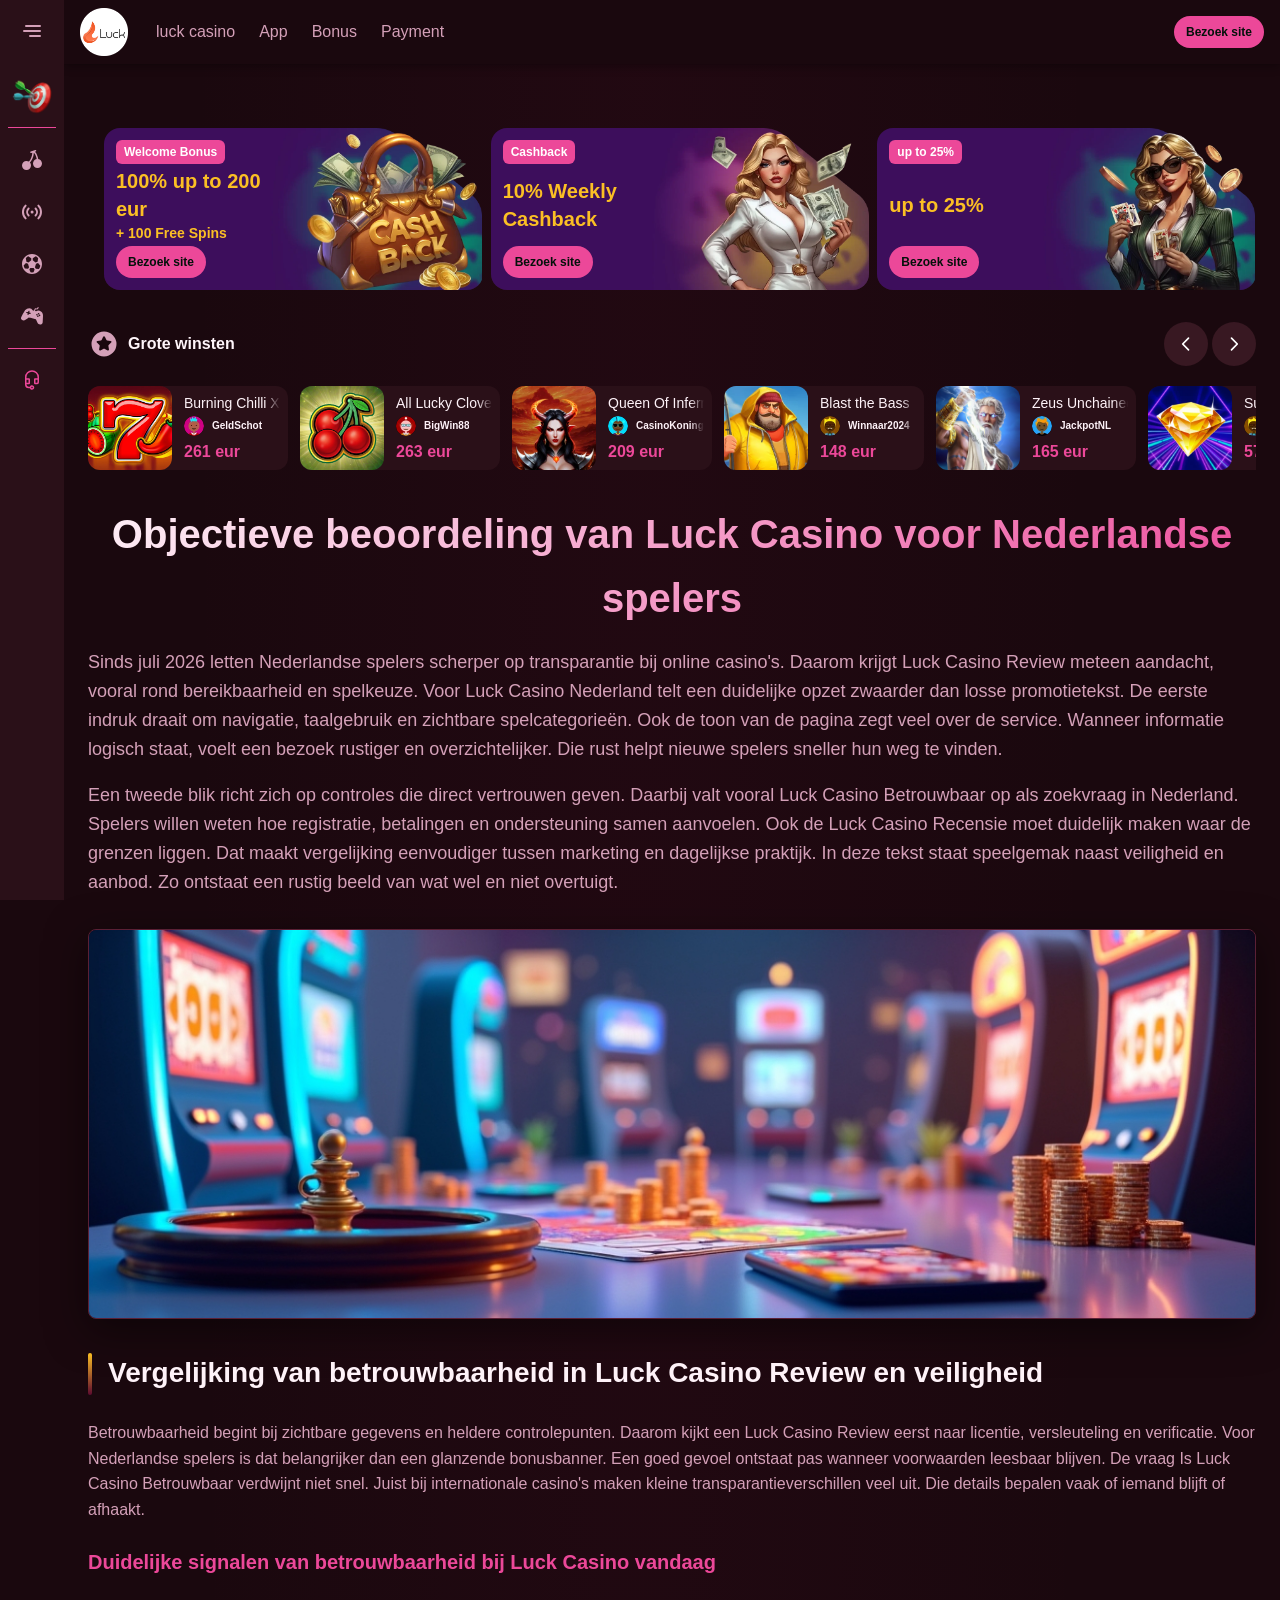
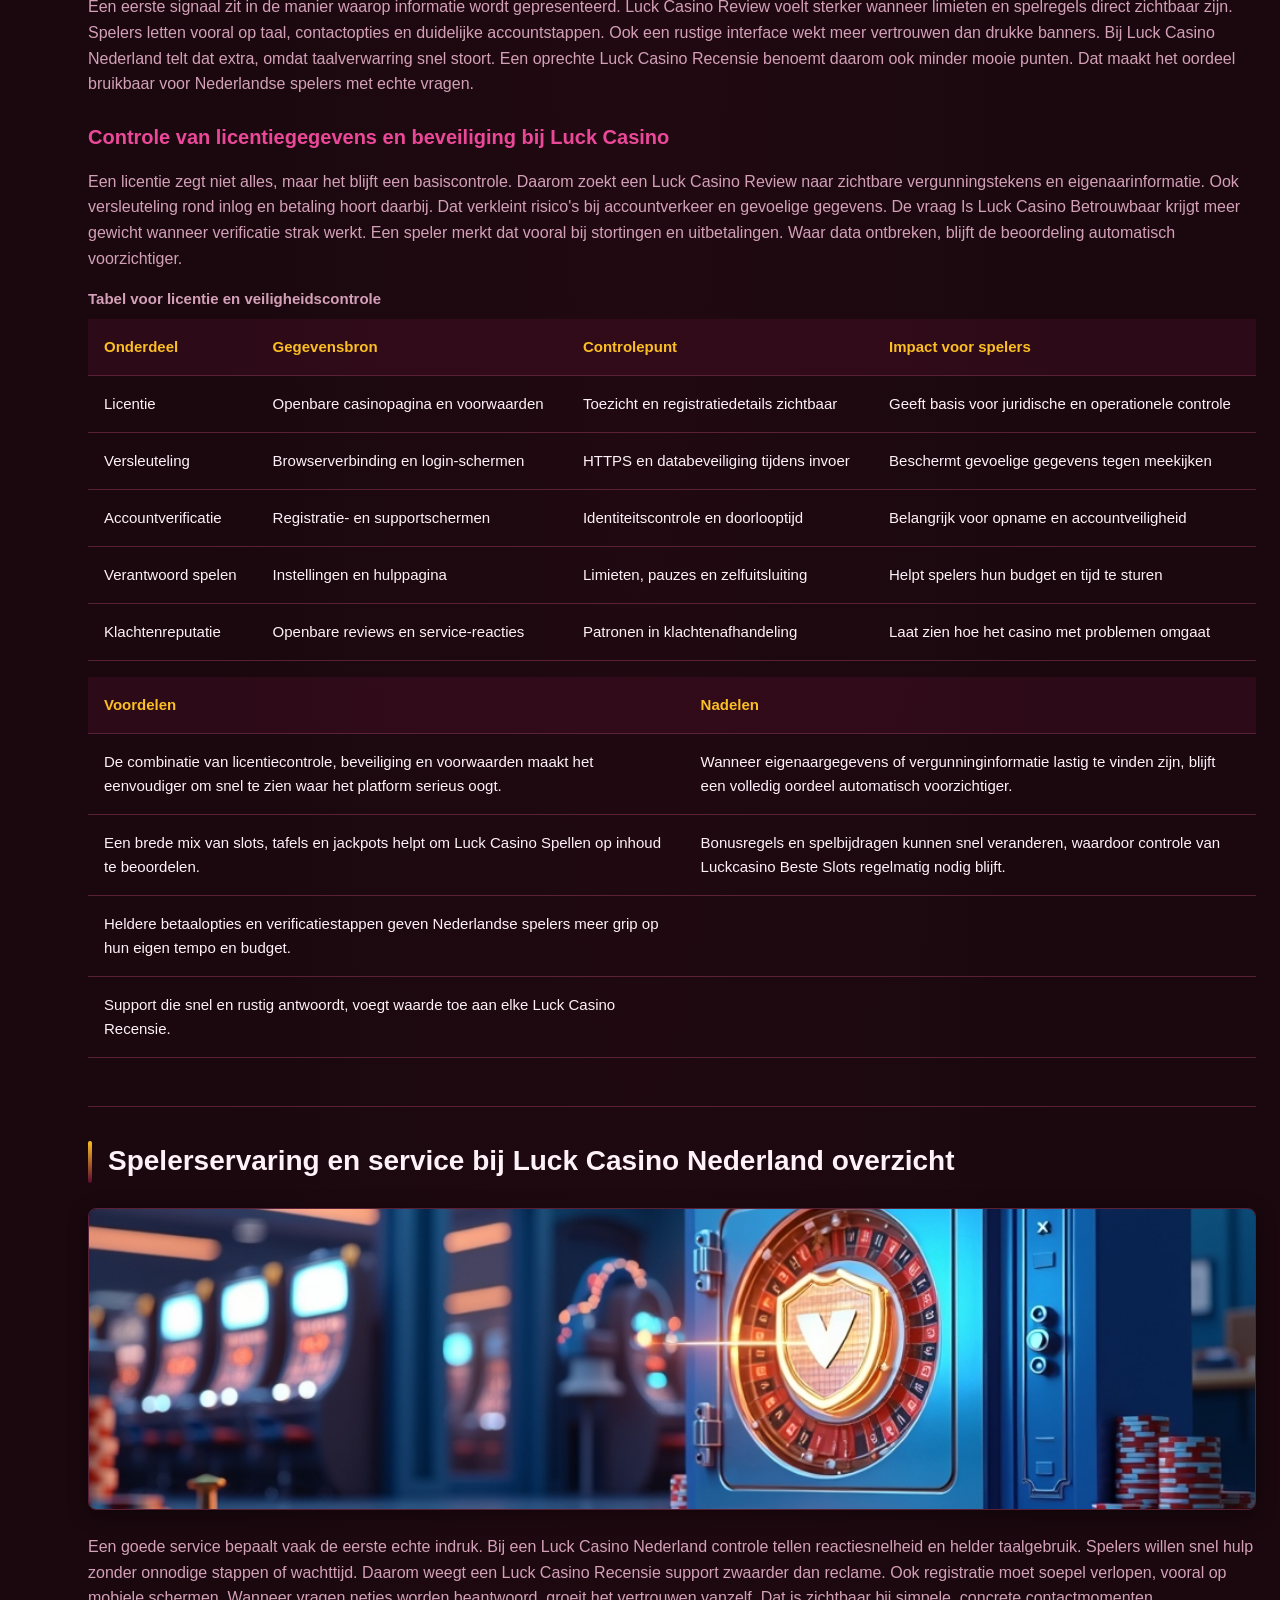
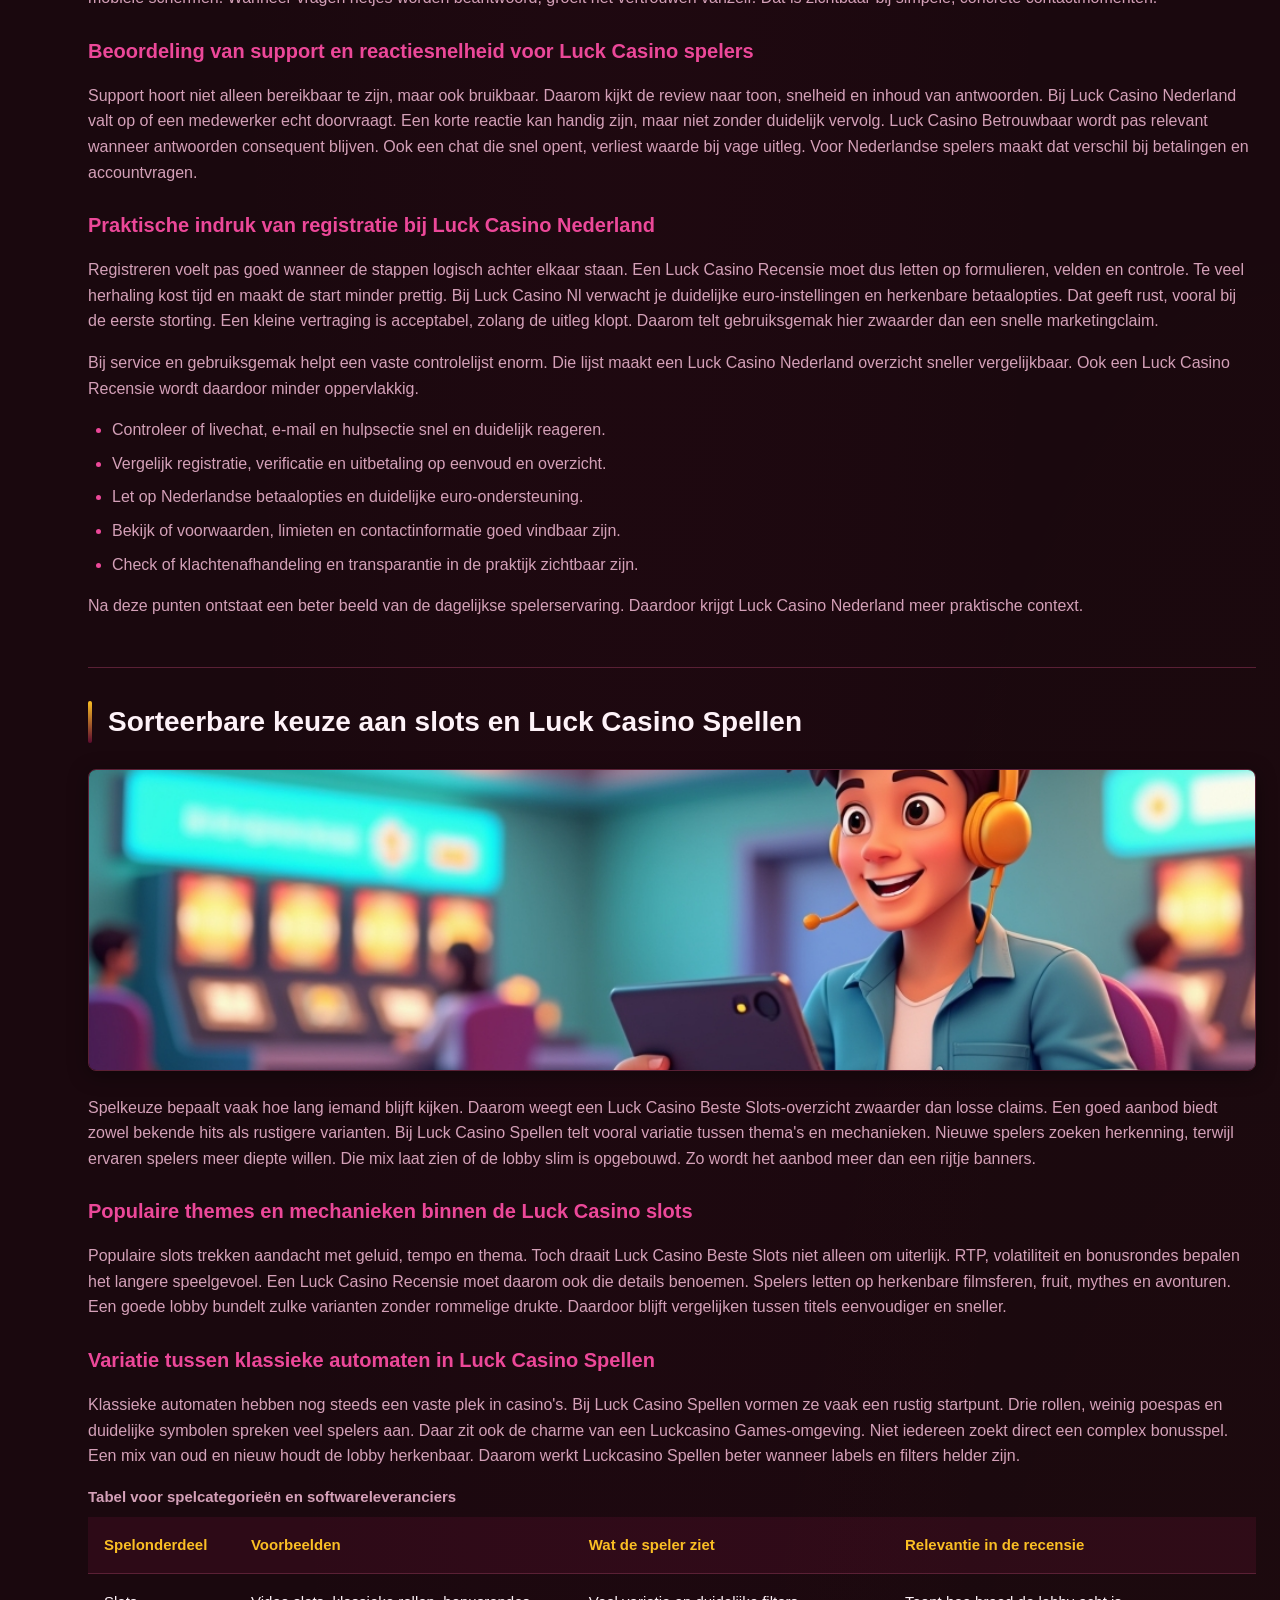
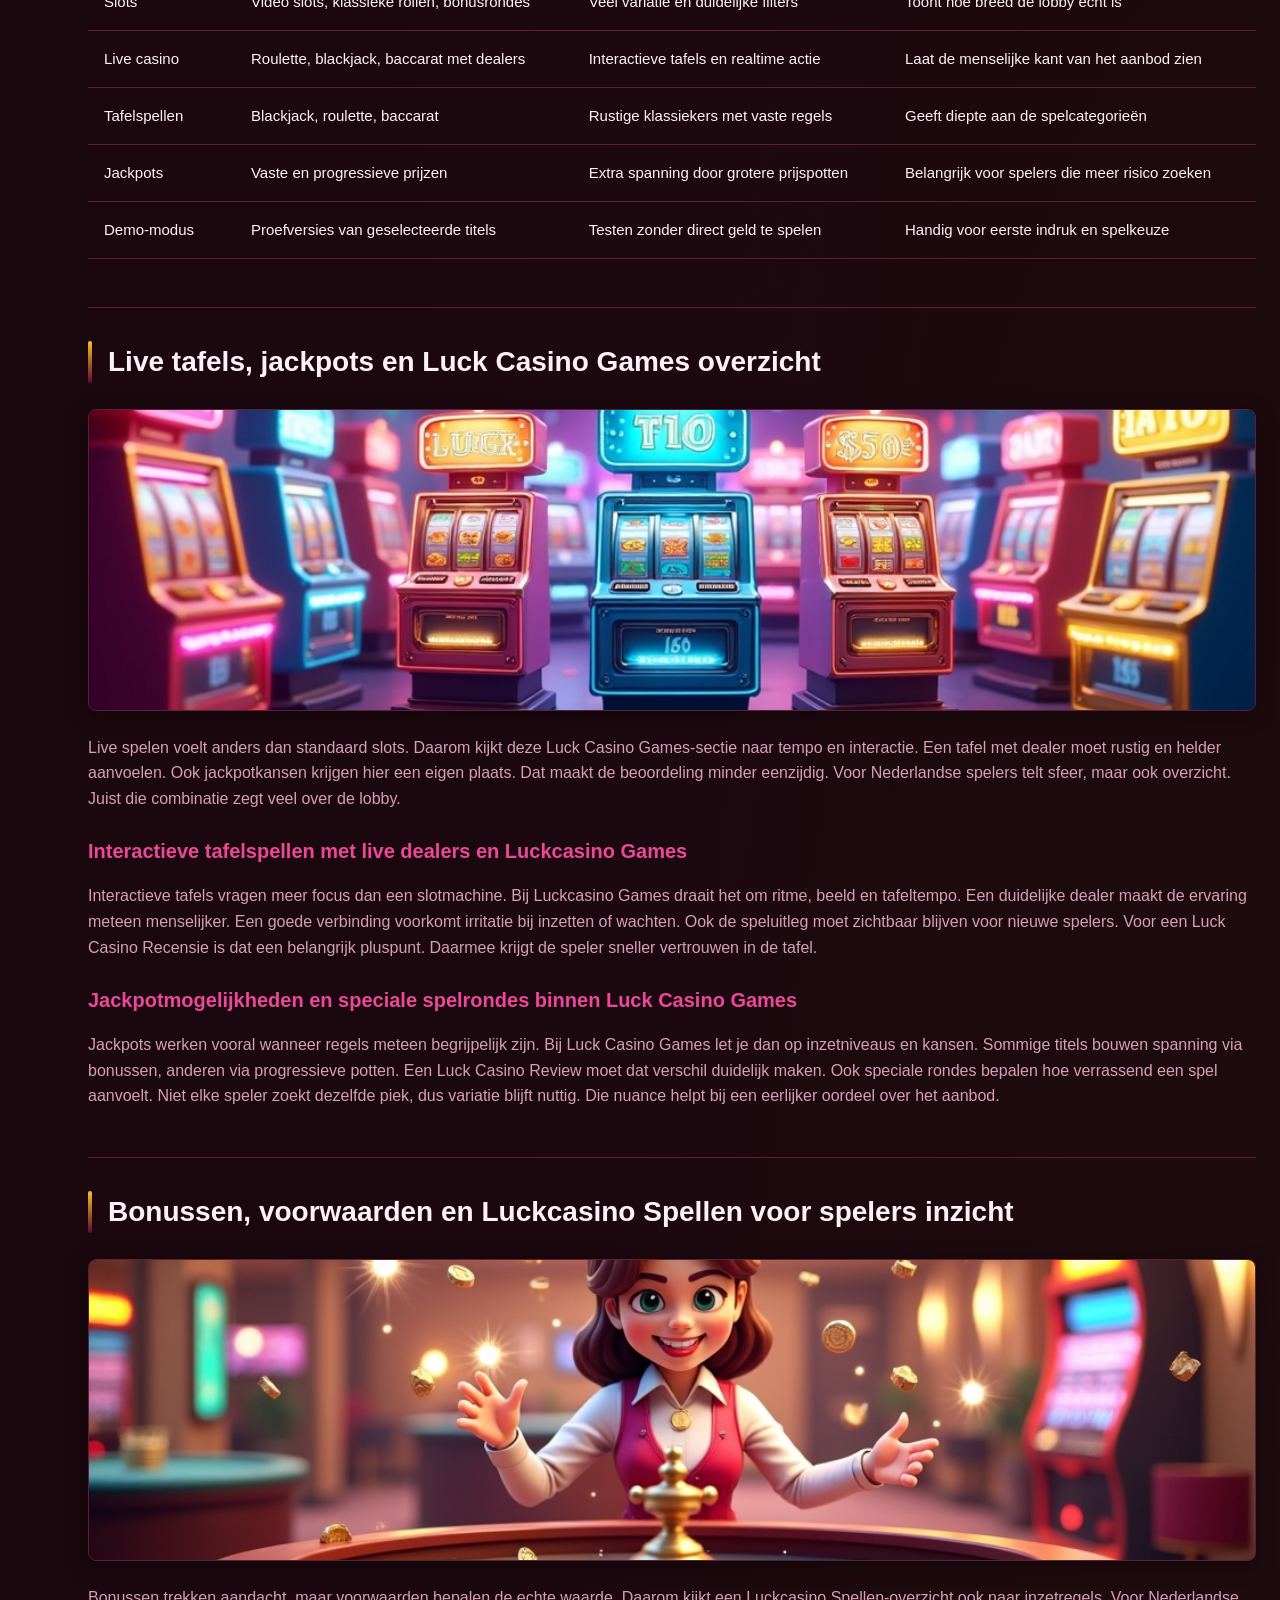
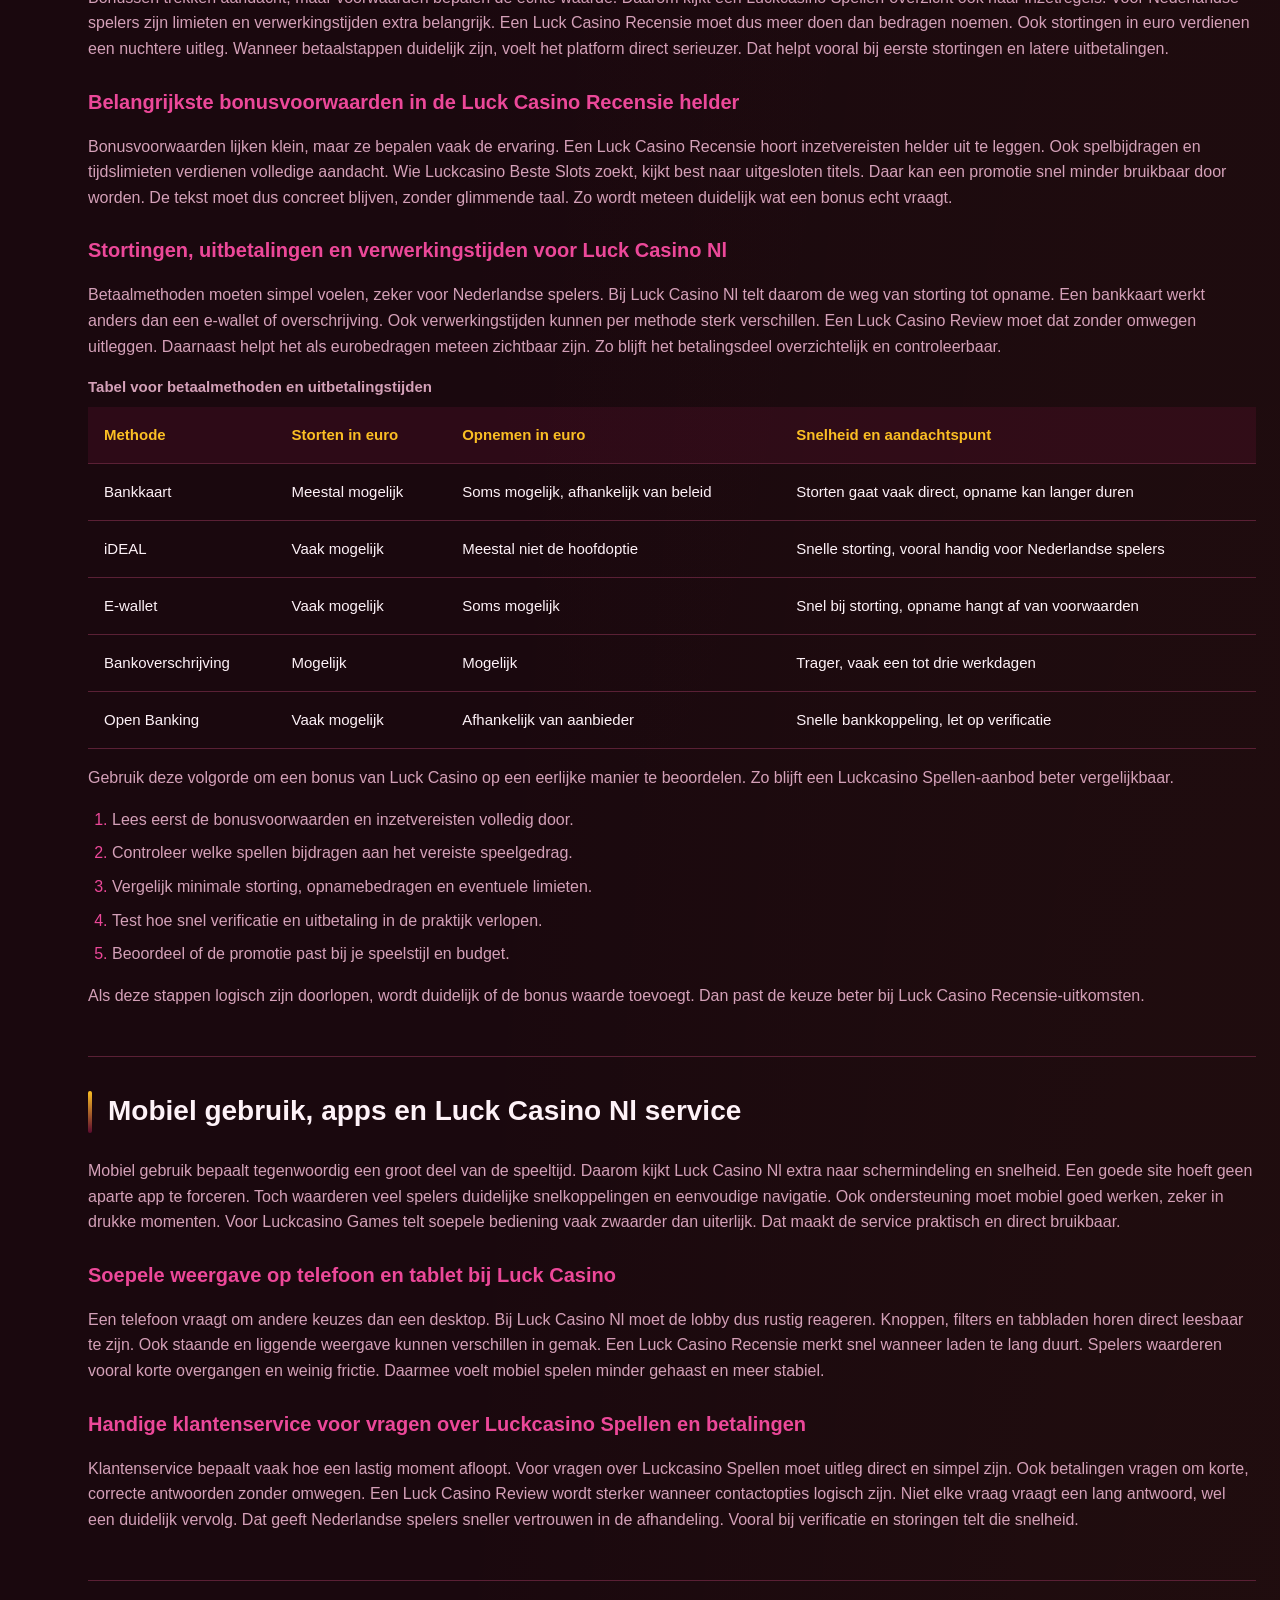
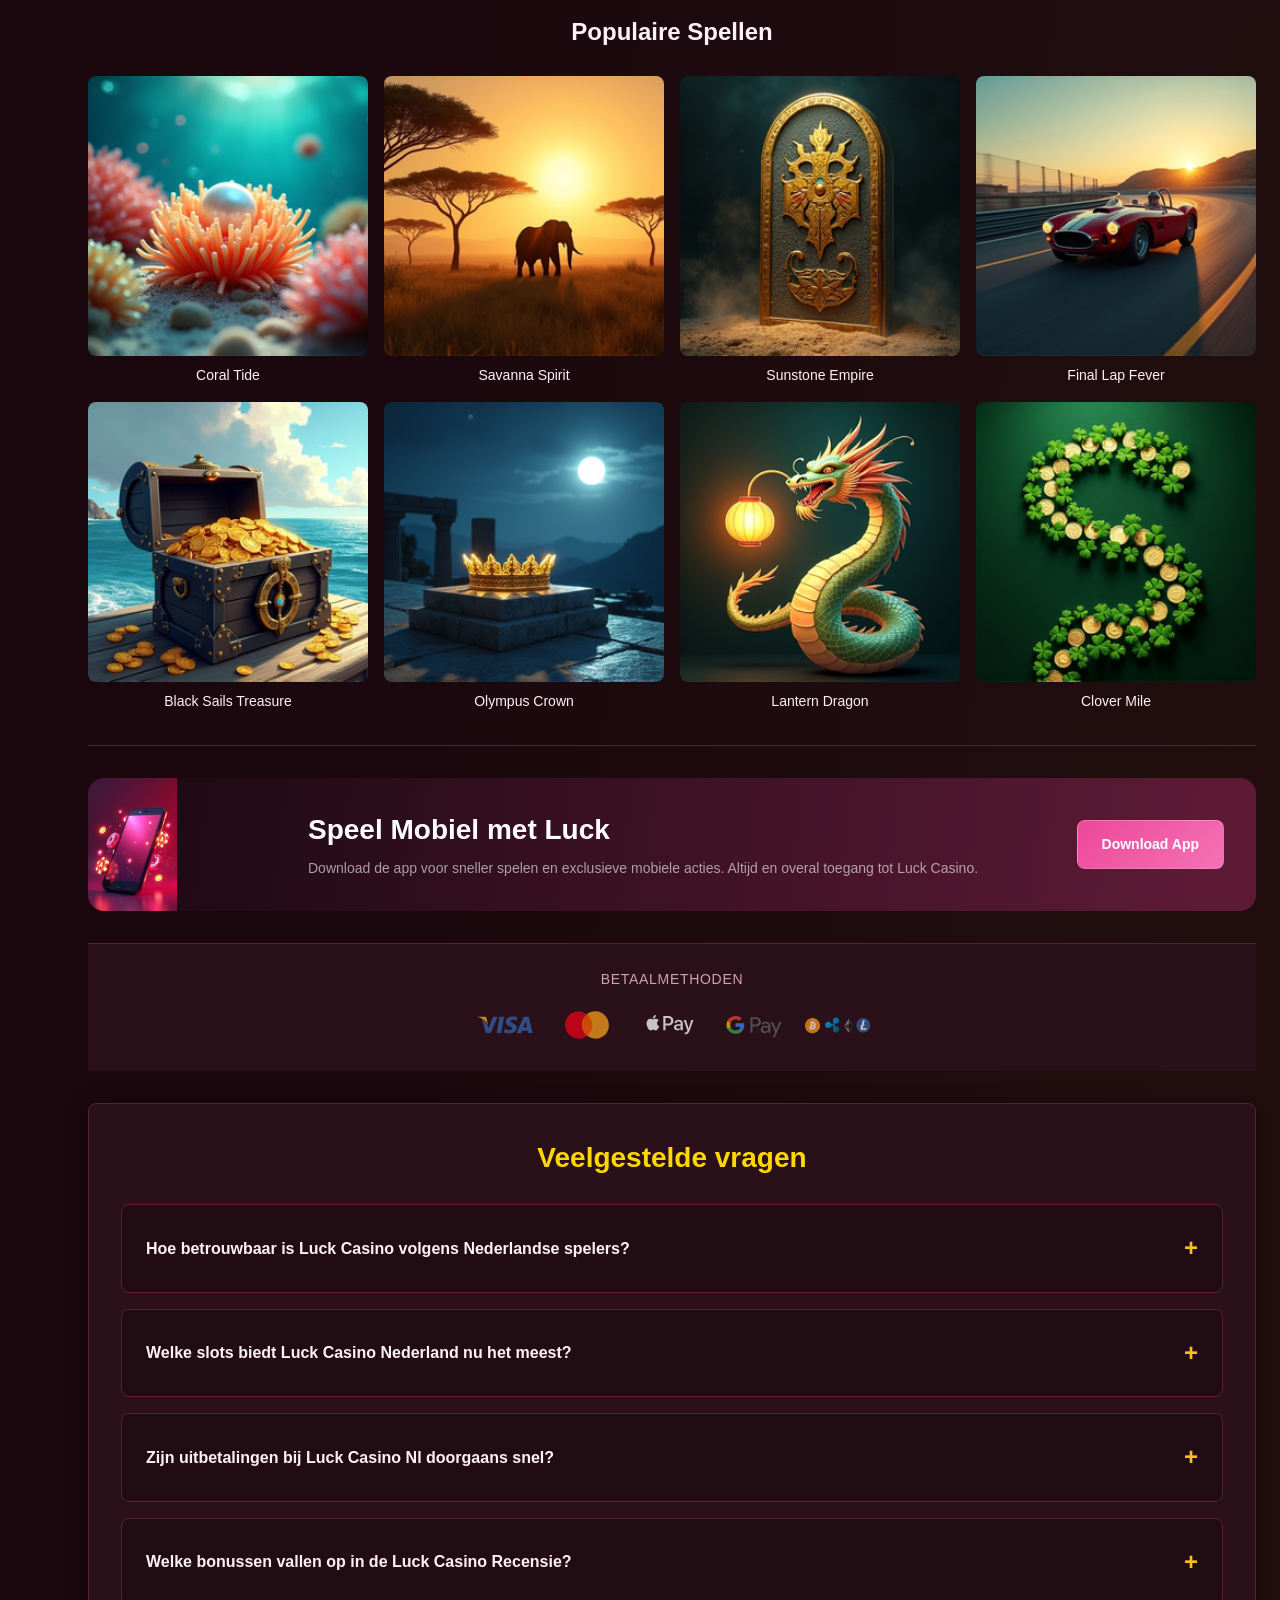
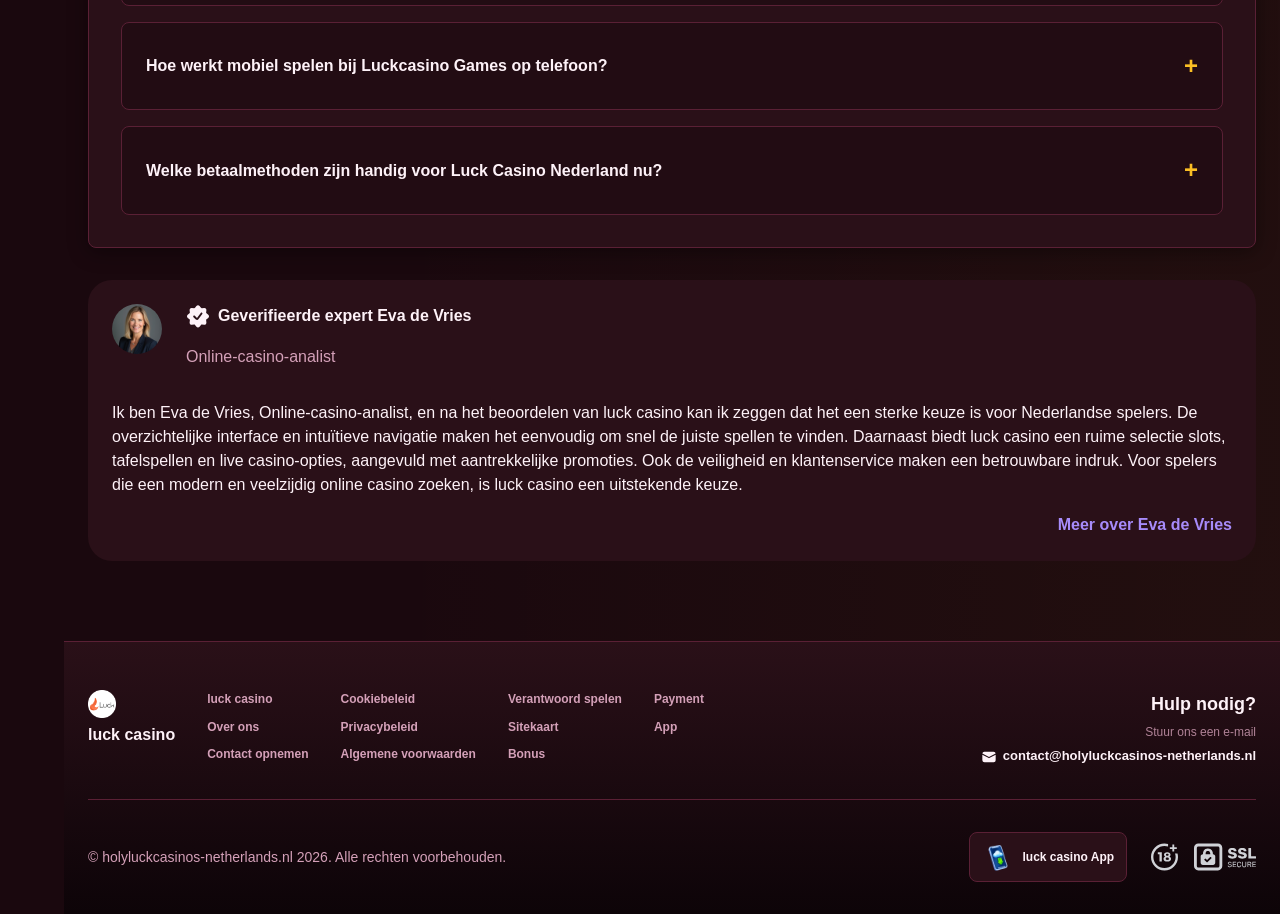
<file: netherlands-nl/index.html>
<!DOCTYPE html>
<html lang="nl-NL">
<head>
    <meta charset="UTF-8">
    <meta name="viewport" content="width=device-width, initial-scale=1.0">
    <meta http-equiv="X-UA-Compatible" content="IE=edge">
    <meta name="robots" content="index, follow">
    <meta name="revisit-after" content="7 days">
    <title>Luck Casino - Betrouwbaar online casino voor spelers</title>
    <meta name="title" content="Luck Casino - Betrouwbaar online casino voor spelers">
    <meta name="description" content="Luck Casino 🎰 geeft Nederlandse spelers een heldere review van betrouwbaarheid, met Luck Casino Nederland voor slots en live tafels. Bekijk het nu.">
    <meta name="keywords" content="Luck Casino, Luck Casino Recensie, Luck Casino Spellen, Luck Casino Beste Slots, Luck Casino Nl, Luck Casino Games, Luck Casino Review, Luckcasino Games, Luck Casino Betrouwbaar, Luck Casino Nederland, Luckcasino Beste Slots, Luckcasino Spellen">

    <link rel="canonical" href="https://thefoxspijkenisse.nl/netherlands-nl/">

    <link rel="icon" type="image/png" sizes="32x32" href="/favicon-32x32.png">

    <meta property="og:title" content="Luck Casino - Betrouwbaar online casino voor spelers">
    <meta property="og:description" content="Luck Casino 🎰 geeft Nederlandse spelers een heldere review van betrouwbaarheid, met Luck Casino Nederland voor slots en live tafels. Bekijk het nu.">
    <meta property="og:type" content="website">
    <meta property="og:url" content="https://thefoxspijkenisse.nl/">
    <meta property="og:site_name" content="luck casino">
    <meta property="og:locale" content="nl">
    <meta property="og:image" content="https://thefoxspijkenisse.nl/images/logo.png">

    <meta name="twitter:card" content="summary">
    <meta name="twitter:title" content="Luck Casino - Betrouwbaar online casino voor spelers">
    <meta name="twitter:description" content="Luck Casino 🎰 geeft Nederlandse spelers een heldere review van betrouwbaarheid, met Luck Casino Nederland voor slots en live tafels. Bekijk het nu.">
    <meta name="twitter:url" content="https://thefoxspijkenisse.nl/">
    <meta name="twitter:image" content="https://thefoxspijkenisse.nl/images/logo.png">

    <link rel="stylesheet" href="/css/style.css">

    <link rel="stylesheet" href="/css/layout.css">

<link rel="alternate" hreflang="x-default" href="https://thefoxspijkenisse.nl/">
<link rel="alternate" hreflang="nl" href="https://thefoxspijkenisse.nl/">
<link rel="alternate" hreflang="nl-NL" href="https://thefoxspijkenisse.nl/netherlands-nl/">
</head>
<body>
    <div class="nav-sidebar-a03a90d3 isFull" id="navSidebar">
        <div class="nav-sidebar-content-a03a90d3">
            <div class="nav-sidebar-wrapped-a03a90d3">
                <div class="nav-sidebar-header-a03a90d3">
                    <button class="nav-sidebar-header-toggle-a03a90d3" aria-label="Toggle menu">
                        <span class="nav-sidebar-header-wrap-a03a90d3">
                            <svg class="m-icon-a03a90d3">
                                <use xlink:href="/assets/icons/sidebar/sprites.svg#hamburger-r"/>
                            </svg>
                        </span>
                    </button>
                </div>
                <div class="nav-sidebar-wrapped-content-a03a90d3 hideScrollbar-a03a90d3">
                    <div class="divider-bottom-a03a90d3">
                        <div class="nav-card nav-sidebar-card--wrapped-a03a90d3">


                            <a href="/go" class="nav-card__button-a03a90d3"
                               title="Missies" rel="noindex nofollow">
                                <img src="/assets/icons/sidebar/missions.webp"
                                     alt="Missies Luck Casino Nederland"
                                     title="Missies Luck Casino Nederland"
                                     class="nav-card__img-a03a90d3">
                            </a>
                        </div>
                    </div>

                        <div class="nav-sidebar-wrapped-item-a03a90d3">
                            <a href="/go" title="Alle spellen"
                               class="nav-sidebar-icon-a03a90d3" rel="noindex nofollow">
                                <svg class="m-icon-a03a90d3">
                                    <use xlink:href="/assets/icons/sidebar/sprites.svg#all-games"/>
                                </svg>
                            </a>
                        </div>
                        <div class="nav-sidebar-wrapped-item-a03a90d3">
                            <a href="/go" title="Live"
                               class="nav-sidebar-icon-a03a90d3" rel="noindex nofollow">
                                <svg class="m-icon-a03a90d3">
                                    <use xlink:href="/assets/icons/sidebar/sprites.svg#live"/>
                                </svg>
                            </a>
                        </div>
                        <div class="nav-sidebar-wrapped-item-a03a90d3">
                            <a href="/go" title="Sport"
                               class="nav-sidebar-icon-a03a90d3" rel="noindex nofollow">
                                <svg class="m-icon-a03a90d3">
                                    <use xlink:href="/assets/icons/sidebar/sprites.svg#sport-soccer"/>
                                </svg>
                            </a>
                        </div>
                        <div class="nav-sidebar-wrapped-item-a03a90d3">
                            <a href="/go" title="Esports"
                               class="nav-sidebar-icon-a03a90d3" rel="noindex nofollow">
                                <svg class="m-icon-a03a90d3">
                                    <use xlink:href="/assets/icons/sidebar/sprites.svg#target-gamepad"/>
                                </svg>
                            </a>
                        </div>

                    <div class="divider-top-a03a90d3">
                        <a href="/go" title="Ondersteuning"
                           class="nav-sidebar-support-wrapped-a03a90d3 nav-sidebar-icon-a03a90d3" rel="noindex nofollow">
                            <svg class="m-icon-a03a90d3">
                                <use xlink:href="/assets/icons/sidebar/sprites.svg#support"/>
                            </svg>
                        </a>
                    </div>
                </div>
            </div>
        </div>
    </div>

    <div class="nav-sidebar-expanded-a03a90d3" id="navSidebarExpanded">
        <div class="nav-sidebar-header-a03a90d3">
            <button class="nav-sidebar-header-toggle-a03a90d3" aria-label="Close menu">
                <span class="nav-sidebar-header-wrap-a03a90d3">
                    <svg class="m-icon-a03a90d3">
                        <use xlink:href="/assets/icons/sidebar/sprites.svg#cross"/>
                    </svg>
                </span>
            </button>
                <a href="/netherlands-nl/" class="nav-logo-a03a90d3 nav-sidebar-header-logo-a03a90d3" title="luck casino">
                    <img src="/images/logo.png" alt="luck casino" title="luck casino">
                </a>
        </div>
        <div class="nav-sidebar-expanded-content-a03a90d3">
            <div class="nav-sidebar-expanded-scrollY-a03a90d3 hideScrollbar-a03a90d3 nav-sidebar-expanded--gap-a03a90d3">
                <div class="nav-sidebar-expanded-cards-a03a90d3">


                        <div class="nav-card nav-sidebar-card-a03a90d3">
                            <a href="/go" class="nav-card__button-a03a90d3"
                               title="Bonus" rel="noindex nofollow">
                                <img src="/assets/icons/sidebar/bonus.webp" alt="Bonus Luck Casino Nederland"
                                     title="Bonus Luck Casino Nederland" class="nav-card__img-a03a90d3">
                                <span class="nav-card__title-a03a90d3">Bonus</span>
                            </a>
                        </div>


                        <div class="nav-card nav-sidebar-card-a03a90d3">
                            <a href="/go" class="nav-card__button-a03a90d3"
                               title="Missies" rel="noindex nofollow">
                                <img src="/assets/icons/sidebar/missions.webp" alt="Missies Luck Casino Nederland"
                                     title="Missies Luck Casino Nederland" class="nav-card__img-a03a90d3">
                                <span class="nav-card__title-a03a90d3">Missies</span>
                            </a>
                        </div>

                    <div class="nav-sidebar-cards-grid-a03a90d3">


                            <div class="nav-card nav-sidebar-card-a03a90d3">
                                <a href="/go" class="nav-card__button-a03a90d3"
                                   title="Rad" rel="noindex nofollow">
                                    <img src="/assets/icons/sidebar/wheel.gif" alt="Rad Is Luck Casino Betrouwbaar"
                                         title="Rad Is Luck Casino Betrouwbaar" class="nav-card__img-a03a90d3">
                                    <span class="nav-card__title-a03a90d3">Rad</span>
                                </a>
                            </div>


                            <div class="nav-card nav-sidebar-card-a03a90d3">
                                <a href="/go" class="nav-card__button-a03a90d3"
                                   title="Loyaliteit" rel="noindex nofollow">
                                    <img src="/assets/icons/sidebar/loyalty.webp" alt="Loyaliteit Luck Casino Betrouwbaar"
                                         title="Loyaliteit Luck Casino Betrouwbaar" class="nav-card__img-a03a90d3">
                                    <span class="nav-card__title-a03a90d3">Loyaliteit</span>
                                </a>
                            </div>


                            <div class="nav-card nav-sidebar-card-a03a90d3">
                                <a href="/go" class="nav-card__button-a03a90d3"
                                   title="Cashback" rel="noindex nofollow">
                                    <img src="/assets/icons/sidebar/cashback.webp" alt="Cashback Luckcasino Games"
                                         title="Cashback Luckcasino Games" class="nav-card__img-a03a90d3">
                                    <span class="nav-card__title-a03a90d3">Cashback</span>
                                </a>
                            </div>


                            <div class="nav-card nav-sidebar-card-a03a90d3">
                                <a href="/go" class="nav-card__button-a03a90d3"
                                   title="VIP-club" rel="noindex nofollow">
                                    <img src="/assets/icons/sidebar/vipclub.webp" alt="VIP-club Luck Casino Nl"
                                         title="VIP-club Luck Casino Nl" class="nav-card__img-a03a90d3">
                                    <span class="nav-card__title-a03a90d3">VIP-club</span>
                                </a>
                            </div>


                            <div class="nav-card nav-sidebar-card-a03a90d3">
                                <a href="/go" class="nav-card__button-a03a90d3"
                                   title="Promoties" rel="noindex nofollow">
                                    <img src="/assets/icons/sidebar/promotions.webp" alt="Promoties Luck Casino Beste Slots"
                                         title="Promoties Luck Casino Beste Slots" class="nav-card__img-a03a90d3">
                                    <span class="nav-card__title-a03a90d3">Promoties</span>
                                </a>
                            </div>
                    </div>
                </div>

                <ul class="nav-sidebar-items-a03a90d3 nav-sidebar-expanded-items-a03a90d3">
                        <li class="nav-sidebar-items-item">
                            <a href="/go" class="nav-sidebar-items-dropdown"
                               title="Alle spellen" rel="noindex nofollow">
                                <div class="nav-sidebar-items-title-a03a90d3 nav-sidebar-items-title--light-a03a90d3">
                                    <div class="m-icon-container-a03a90d3 nav-sidebar-item-icon-a03a90d3">
                                        <svg class="m-icon-a03a90d3">
                                            <use xlink:href="/assets/icons/sidebar/sprites.svg#all-games"/>
                                        </svg>
                                    </div>
                                    <span>Alle spellen</span>
                                </div>
                            </a>
                        </li>
                        <li class="nav-sidebar-items-item">
                            <a href="/go" class="nav-sidebar-items-dropdown"
                               title="Live" rel="noindex nofollow">
                                <div class="nav-sidebar-items-title-a03a90d3 nav-sidebar-items-title--light-a03a90d3">
                                    <div class="m-icon-container-a03a90d3 nav-sidebar-item-icon-a03a90d3">
                                        <svg class="m-icon-a03a90d3">
                                            <use xlink:href="/assets/icons/sidebar/sprites.svg#live"/>
                                        </svg>
                                    </div>
                                    <span>Live</span>
                                </div>
                            </a>
                        </li>
                        <li class="nav-sidebar-items-item">
                            <a href="/go" class="nav-sidebar-items-dropdown"
                               title="Sport" rel="noindex nofollow">
                                <div class="nav-sidebar-items-title-a03a90d3 nav-sidebar-items-title--light-a03a90d3">
                                    <div class="m-icon-container-a03a90d3 nav-sidebar-item-icon-a03a90d3">
                                        <svg class="m-icon-a03a90d3">
                                            <use xlink:href="/assets/icons/sidebar/sprites.svg#sport-soccer"/>
                                        </svg>
                                    </div>
                                    <span>Sport</span>
                                </div>
                            </a>
                        </li>
                        <li class="nav-sidebar-items-item">
                            <a href="/go" class="nav-sidebar-items-dropdown"
                               title="Esports" rel="noindex nofollow">
                                <div class="nav-sidebar-items-title-a03a90d3 nav-sidebar-items-title--light-a03a90d3">
                                    <div class="m-icon-container-a03a90d3 nav-sidebar-item-icon-a03a90d3">
                                        <svg class="m-icon-a03a90d3">
                                            <use xlink:href="/assets/icons/sidebar/sprites.svg#target-gamepad"/>
                                        </svg>
                                    </div>
                                    <span>Esports</span>
                                </div>
                            </a>
                        </li>
                </ul>

                <ul class="nav-sidebar-items-a03a90d3 nav-sidebar-expanded-items-a03a90d3 flex-1-a03a90d3"></ul>

                <div class="nav-sidebar-expanded-support-a03a90d3">
                    <div class="nav-sidebar-expanded-support-help-a03a90d3">
                        <a href="/go" title="Ondersteuning"
                           class="m-button-a03a90d3 m-button--success-a03a90d3 m-button--m-a03a90d3 nav-sidebar-support-a03a90d3"
                           rel="noindex nofollow">
                            <div class="m-button-content-a03a90d3">
                                <svg class="m-icon-a03a90d3">
                                    <use xlink:href="/assets/icons/sidebar/sprites.svg#support"/>
                                </svg>
                                Ondersteuning
                            </div>
                        </a>
                    </div>
                </div>

                <div class="nav-sidebar-expanded-app-links-a03a90d3">
                    <a href="/go" class="footer-app-button-a03a90d3"
                       title="luck casino App" rel="noindex nofollow">
                        <img class="footer-app-button-image-a03a90d3"
                             alt="luck casino App"
                             title="luck casino App"
                             src="/assets/icons/mobile/app-button-icon.webp">
                        <div class="footer-app-button-text-a03a90d3">
                            <p class="m-text-a03a90d3 m-fs12-a03a90d3 m-fw700-a03a90d3 m-lh160-a03a90d3 footer-app-button-title-a03a90d3">luck casino App</p>
                            <p class="m-text-a03a90d3 m-fs10-a03a90d3 m-fw500-a03a90d3 m-lh160-a03a90d3 footer-app-button-description-a03a90d3"
                               style="color: #ffffff;">Installeer onze app</p>
                        </div>
                    </a>
                </div>
            </div>
        </div>
    </div>

    <div class="bottom-overlays-a03a90d3">
        <div class="bottom-action-buttons-a03a90d3 bottom-overlays__action-buttons-a03a90d3">
            <div class="bottom-communication-button-a03a90d3">
                <button class="m-button-a03a90d3 m-gradient-border m-button--secondary-a03a90d3 m-button--m-a03a90d3 scroll-top-btn-a03a90d3"
                        aria-label="Scroll to top" title="Scroll to top">
                    <div class="m-icon-container-a03a90d3">
                        <span class="scroll-top-arrow-a03a90d3">&uarr;</span>
                    </div>
                </button>
            </div>
        </div>

        <nav class="mobile-nav-a03a90d3" aria-label="Mobile navigation">
            <div class="mobile-nav-wrap-a03a90d3">
                <a href="/go" title="Alle spellen"
                   rel="noindex nofollow" target="_blank">
                    <div class="mobile-nav-item-a03a90d3">
                        <div class="mobile-nav-item__icon-wrap-a03a90d3">
                            <svg class="m-icon-a03a90d3 m-icon-loadable mobile-nav-item__icon-a03a90d3">
                                <use xlink:href="/assets/icons/sidebar/sprites.svg#all-games"/>
                            </svg>
                        </div>
                        <p class="m-text-a03a90d3 m-fs10-a03a90d3 m-fw600-a03a90d3 m-lh160-a03a90d3 m-text-center-a03a90d3 mobile-nav-item__text-a03a90d3">Alle spellen</p>
                    </div>
                </a>

                <a href="/go" title="Sport"
                   rel="noindex nofollow" target="_blank">
                    <div class="mobile-nav-item-a03a90d3">
                        <div class="mobile-nav-item__icon-wrap-a03a90d3">
                            <svg class="m-icon-a03a90d3 m-icon-loadable mobile-nav-item__icon-a03a90d3">
                                <use xlink:href="/assets/icons/sidebar/sprites.svg#sport-soccer"/>
                            </svg>
                        </div>
                        <p class="m-text-a03a90d3 m-fs10-a03a90d3 m-fw600-a03a90d3 m-lh160-a03a90d3 m-text-center-a03a90d3 mobile-nav-item__text-a03a90d3">Sport</p>
                    </div>
                </a>

                <div class="mobile-nav-item-a03a90d3">
                    <a href="/go"
                       class="m-button-a03a90d3 m-gradient-border m-button--primary-a03a90d3 m-button--m-a03a90d3 mobile-nav-item__icon-wrap-a03a90d3"
                       title="Bezoek site"
                       rel="noindex nofollow" target="_blank">
                        <div class="m-button-content-a03a90d3">
                            <svg class="m-icon-a03a90d3 m-icon-loadable mobile-nav-item__icon-a03a90d3">
                                <use xlink:href="/assets/icons/sidebar/sprites.svg#person"/>
                            </svg>
                        </div>
                    </a>
                    <p class="m-text-a03a90d3 m-fs10-a03a90d3 m-fw600-a03a90d3 m-lh160-a03a90d3 m-text-center-a03a90d3 mobile-nav-item__text-a03a90d3">Bezoek site</p>
                </div>

                <a href="/go" title="Bonus"
                   rel="noindex nofollow" target="_blank">
                    <div class="mobile-nav-item-a03a90d3">
                        <div class="mobile-nav-item__icon-wrap-a03a90d3">
                            <svg class="m-icon-a03a90d3 m-icon-loadable mobile-nav-item__icon-a03a90d3">
                                <use xlink:href="/assets/icons/sidebar/sprites.svg#gift"/>
                            </svg>
                        </div>
                        <p class="m-text-a03a90d3 m-fs10-a03a90d3 m-fw600-a03a90d3 m-lh160-a03a90d3 m-text-center-a03a90d3 mobile-nav-item__text-a03a90d3">Bonus</p>
                    </div>
                </a>

                <a href="/go" title="Missies"
                   rel="noindex nofollow" target="_blank">
                    <div class="mobile-nav-item-a03a90d3">
                        <div class="mobile-nav-item__icon-wrap-a03a90d3">
                            <svg class="m-icon-a03a90d3 m-icon-loadable mobile-nav-item__icon-a03a90d3">
                                <use xlink:href="/assets/icons/sidebar/sprites.svg#activities"/>
                            </svg>
                        </div>
                        <p class="m-text-a03a90d3 m-fs10-a03a90d3 m-fw600-a03a90d3 m-lh160-a03a90d3 m-text-center-a03a90d3 mobile-nav-item__text-a03a90d3">Missies</p>
                    </div>
                </a>
            </div>
        </nav>
    </div>


    <div class="site-wrapper-a03a90d3 with-sidebar-a03a90d3">
<nav class="main-nav-a03a90d3">
    <div class="main-nav-content-a03a90d3">
        <div class="main-nav-content-left-a03a90d3">
            <button class="main-nav-content-toggle-a03a90d3 nav-sidebar-header-toggle-a03a90d3" aria-label="Toggle menu" aria-expanded="false">
                <svg class="m-icon-a03a90d3 m-icon-loadable">
                    <use xlink:href="/assets/icons/sidebar/sprites.svg#hamburger"/>
                </svg>
            </button>

            <a href="/netherlands-nl/" class="nav-logo-a03a90d3 main-nav-logo-a03a90d3" title="luck casino">
                <img src="/images/logo.png" alt="luck casino" title="luck casino">
            </a>
        </div>

        <div class="main-nav-content-center-a03a90d3">
            <a href="/netherlands-nl/" class="nav-link-a03a90d3" title="luck casino">luck casino</a>
            <a href="/app/" class="nav-link-a03a90d3" title="App">App</a>
            <a href="/bonus/" class="nav-link-a03a90d3" title="Bonus">Bonus</a>
            <a href="/payment/" class="nav-link-a03a90d3" title="Payment">Payment</a>
        </div>

        <div class="main-nav-content-auth-a03a90d3">
            <a class="m-button-a03a90d3 m-gradient-border m-button--primary-a03a90d3 m-button--s-a03a90d3"
               href="/go" title="Bezoek site"
               rel="noindex nofollow" target="_blank">
                <div class="m-button-content-a03a90d3">Bezoek site</div>
            </a>
        </div>
    </div>
</nav>
        <main class="main-content-a03a90d3">
<article class="page-content-a03a90d3">
    <div class="container-a03a90d3">


<section class="lobby-banners-a03a90d3">
    <div class="lobby-slider-a03a90d3" style="--max-slide-width:auto;--bp-xxxl-plus:33.3333%;--slides-xxxl-plus:3;--bp-xxxl:33.3333%;--slides-xxxl:3;--bp-xxl:33.3333%;--slides-xxl:3;--bp-xl-2:33.3333%;--slides-xl-2:3;--bp-xl:100%;--slides-xl:1;--bp-l:100%;--slides-l:1;--bp-m:100%;--slides-m:1;--bp-s:100%;--slides-s:1;--bp-xs:100%;--slides-xs:1;--bp-xxs:100%;--slides-xxs:1;">
        <div class="lobby-slider__scroll-wrap-a03a90d3">
            <div class="lobby-slider__scroll-box-a03a90d3">
                <div class="lobby-slider__slide-a03a90d3">
                    <div class="lobby-slider__slide-content-a03a90d3">
                        <div class="lobby-banners__banner">
                            <div class="lobby-banner-a03a90d3">
                                <div class="lobby-banner-picture-a03a90d3 lobby-banner__image-a03a90d3">
                                    <picture class="banner-picture-a03a90d3">
                                        <img src="/assets/banners/playjonny.webp" alt="Welcome Bonus Luckcasino Spellen" title="Welcome Bonus Luckcasino Spellen" fetchpriority="high" loading="eager" decoding="async">
                                    </picture>
                                </div>
                                <div class="lobby-banner__content-a03a90d3">
                                    <div class="lobby-badge-a03a90d3 lobby-badge--secondary-a03a90d3 lobby-badge--m-a03a90d3">
                                        <div class="lobby-badge-content-a03a90d3">
                                            <div class="lobby-badge-text-a03a90d3">Welcome Bonus</div>
                                        </div>
                                    </div>
                                    <div class="lobby-banner__text-a03a90d3">
                                        <p class="lobby-banner-text-a03a90d3 lobby-banner-text--header-a03a90d3" style="color:var(--color-at400);">
                                            100% up to 200 eur
                                        </p>
                                        <p class="lobby-banner-text-a03a90d3 lobby-banner-text--body-a03a90d3" style="color:var(--color-at400);">
                                            + 100 Free Spins
                                        </p>
                                    </div>
                                    <a href="/go" rel="noindex nofollow" target="_blank" class="lobby-btn-a03a90d3 lobby-btn--primary-a03a90d3 lobby-btn--s-a03a90d3" title="Welcome Bonus Bezoek site">
                                        <div class="lobby-btn-content-a03a90d3">Bezoek site</div>
                                    </a>
                                </div>
                            </div>
                        </div>
                    </div>
                </div>
                <div class="lobby-slider__slide-a03a90d3">
                    <div class="lobby-slider__slide-content-a03a90d3">
                        <div class="lobby-banners__banner">
                            <div class="lobby-banner-a03a90d3">
                                <div class="lobby-banner-picture-a03a90d3 lobby-banner__image-a03a90d3">
                                    <picture class="banner-picture-a03a90d3">
                                        <img src="/assets/banners/play-jonny-casino.webp" alt="Cashback Luckcasino Games" title="Cashback Luckcasino Games" loading="lazy" fetchpriority="low" decoding="async">
                                    </picture>
                                </div>
                                <div class="lobby-banner__content-a03a90d3">
                                    <div class="lobby-badge-a03a90d3 lobby-badge--secondary-a03a90d3 lobby-badge--m-a03a90d3">
                                        <div class="lobby-badge-content-a03a90d3">
                                            <div class="lobby-badge-text-a03a90d3">Cashback</div>
                                        </div>
                                    </div>
                                    <div class="lobby-banner__text-a03a90d3">
                                        <p class="lobby-banner-text-a03a90d3 lobby-banner-text--header-a03a90d3" style="color:var(--color-at400);">
                                            10% Weekly Cashback
                                        </p>
                                    </div>
                                    <a href="/go" rel="noindex nofollow" target="_blank" class="lobby-btn-a03a90d3 lobby-btn--primary-a03a90d3 lobby-btn--s-a03a90d3" title="Cashback Bezoek site">
                                        <div class="lobby-btn-content-a03a90d3">Bezoek site</div>
                                    </a>
                                </div>
                            </div>
                        </div>
                    </div>
                </div>
                <div class="lobby-slider__slide-a03a90d3">
                    <div class="lobby-slider__slide-content-a03a90d3">
                        <div class="lobby-banners__banner">
                            <div class="lobby-banner-a03a90d3">
                                <div class="lobby-banner-picture-a03a90d3 lobby-banner__image-a03a90d3">
                                    <picture class="banner-picture-a03a90d3">
                                        <img src="/assets/banners/play-jonny.webp" alt="up to 25% Luckcasino Games" title="up to 25% Luckcasino Games" loading="lazy" fetchpriority="low" decoding="async">
                                    </picture>
                                </div>
                                <div class="lobby-banner__content-a03a90d3">
                                    <div class="lobby-badge-a03a90d3 lobby-badge--secondary-a03a90d3 lobby-badge--m-a03a90d3">
                                        <div class="lobby-badge-content-a03a90d3">
                                            <div class="lobby-badge-text-a03a90d3">up to 25%</div>
                                        </div>
                                    </div>
                                    <div class="lobby-banner__text-a03a90d3">
                                        <p class="lobby-banner-text-a03a90d3 lobby-banner-text--header-a03a90d3" style="color:var(--color-at400);">
                                            up to 25%
                                        </p>
                                    </div>
                                    <a href="/go" rel="noindex nofollow" target="_blank" class="lobby-btn-a03a90d3 lobby-btn--primary-a03a90d3 lobby-btn--s-a03a90d3" title="up to 25% Bezoek site">
                                        <div class="lobby-btn-content-a03a90d3">Bezoek site</div>
                                    </a>
                                </div>
                            </div>
                        </div>
                    </div>
                </div>
            </div>
        </div>
    </div>
</section>

<section class="recent-big-wins-section-a03a90d3">
    <div class="recent-big-wins-slider-a03a90d3"
         data-asset-pools='{"avatar_files": ["40x40.0.webp", "40x40.1.webp", "40x40.2.webp", "40x40.3.webp", "40x40.4.webp", "40x40.5.webp", "40x40.6.webp", "40x40.7.webp", "40x40.8.webp", "40x40.9.webp", "40x40.10.webp", "40x40.11.webp", "40x40.12.webp", "40x40.13.webp", "40x40.14.webp"], "currency": "eur", "game_icons": ["inout.webp", "penguinking.webp", "penguinking1.webp", "shadylady.oops.webp", "softswiss.1spin4win-LuckyFruitWins100_designed.webp", "softswiss.scatterkings-GoldLuckSizzlingSevens.webp", "softswiss.softswiss-AllLuckyClover100_designed.webp", "softswiss.softswiss-BurningChilliX_designed.webp", "softswiss.softswiss-HotChilliBells_designed.webp", "softswiss.webp", "spinomenal.SlotMachine_ZeusUnchainedHoldHit_designed.webp", "spinomenal.webp"], "game_names": ["Chicken Road", "Super Cash Boost: Hold \u0026 Win", "Break the Piggy Bank", "Oops", "Lucky Fruit Wins 100", "Inferno Sevens", "All Lucky Clovers 100", "Burning Chilli X", "Hot Chilli Bells", "Blast the Bass", "Zeus Unchained - Hold \u0026 Hit", "Queen Of Inferno"], "max_amount": 500, "min_amount": 50, "usernames": ["LuckyAceNL", "BigWin88", "SlotMaster", "JackpotHero", "Player777", "GeluksJager", "Winnaar2024", "CasinoKoning", "Lucky_Bingo", "SpinPro99", "VettePrijs", "ZinInWin", "JackpotNL", "GeldSchot", "TurboSlots7", "FortuinMan", "PrizeHunter", "RoyalWins", "WinstVanger", "LuckyLars", "MegaSpin24", "Kansrijk77", "VlotGewin", "StarCasino", "BonusBaas"]}'
         data-keywords='["Luck Casino", "Luck Casino Review", "Luck Casino Nederland", "Luck Casino Nl", "Luck Casino Recensie", "Luck Casino Betrouwbaar", "Is Luck Casino Betrouwbaar", "Luck Casino Beste Slots", "Luck Casino Spellen", "Luck Casino Games", "Luckcasino Beste Slots", "Luckcasino Spellen", "Luckcasino Games"]'
         data-auto-rotate="true"
         data-interval="3000"
         style="--perRow: 5; --duration: 0.6s; --perRowDefault: 5; --perRowMiddle: 4; --perRowMin: 3;">

        <!-- Header with title and controls -->
        <div class="recent-big-wins-header-a03a90d3">
            <div class="recent-big-wins-header__title-a03a90d3">
                <svg class="bw-icon-a03a90d3">
                    <use xlink:href="/assets/icons/sidebar/sprites.svg#big-wins"/>
                </svg>
                Grote winsten
            </div>
            <div class="recent-big-wins-header__control-a03a90d3">
                <div class="bw-prev-next-arrows-a03a90d3">
                    <button class="bw-arrow-btn-a03a90d3"
                            aria-label="Slide prev"
                            data-slider-action="prev">
                        <span class="bw-icon-container-a03a90d3">
                            <svg class="bw-icon-a03a90d3 bw-chevron-a03a90d3" style="transform: rotate(270deg);">
                                <use xlink:href="/assets/icons/sidebar/sprites.svg#chevron"/>
                            </svg>
                        </span>
                    </button>
                    <button class="bw-arrow-btn-a03a90d3"
                            aria-label="Slide next"
                            data-slider-action="next">
                        <span class="bw-icon-container-a03a90d3">
                            <svg class="bw-icon-a03a90d3 bw-chevron-a03a90d3" style="transform: rotate(90deg);">
                                <use xlink:href="/assets/icons/sidebar/sprites.svg#chevron"/>
                            </svg>
                        </span>
                    </button>
                </div>
            </div>
        </div>

        <!-- Slider container (populated dynamically by JS) -->
        <div class="recent-big-wins-slider__cards-a03a90d3" data-slider-cards>
        </div>
    </div>
</section>

        <header class="page-header-a03a90d3">
            <h1>Objectieve beoordeling van Luck Casino voor Nederlandse spelers</h1>
            <div class="intro-a03a90d3">
                <p>Sinds juli 2026 letten Nederlandse spelers scherper op transparantie bij online casino's. Daarom krijgt Luck Casino Review meteen aandacht, vooral rond bereikbaarheid en spelkeuze. Voor Luck Casino Nederland telt een duidelijke opzet zwaarder dan losse promotietekst. De eerste indruk draait om navigatie, taalgebruik en zichtbare spelcategorieën. Ook de toon van de pagina zegt veel over de service. Wanneer informatie logisch staat, voelt een bezoek rustiger en overzichtelijker. Die rust helpt nieuwe spelers sneller hun weg te vinden.</p>
                <p>Een tweede blik richt zich op controles die direct vertrouwen geven. Daarbij valt vooral Luck Casino Betrouwbaar op als zoekvraag in Nederland. Spelers willen weten hoe registratie, betalingen en ondersteuning samen aanvoelen. Ook de Luck Casino Recensie moet duidelijk maken waar de grenzen liggen. Dat maakt vergelijking eenvoudiger tussen marketing en dagelijkse praktijk. In deze tekst staat speelgemak naast veiligheid en aanbod. Zo ontstaat een rustig beeld van wat wel en niet overtuigt.</p>
            </div>
        </header>


        <div class="hero-image-a03a90d3">
            <img src="/images/objectieve_beoordeling_luck_casino.png" alt="Luck Casino Review" title="Luck Casino Review" loading="lazy">
        </div>


        <section class="content-section-a03a90d3 card-a03a90d3">
            <h2 id="toc-s0">Vergelijking van betrouwbaarheid in Luck Casino Review en veiligheid</h2>


            <p>Betrouwbaarheid begint bij zichtbare gegevens en heldere controlepunten. Daarom kijkt een Luck Casino Review eerst naar licentie, versleuteling en verificatie. Voor Nederlandse spelers is dat belangrijker dan een glanzende bonusbanner. Een goed gevoel ontstaat pas wanneer voorwaarden leesbaar blijven. De vraag Is Luck Casino Betrouwbaar verdwijnt niet snel. Juist bij internationale casino's maken kleine transparantieverschillen veel uit. Die details bepalen vaak of iemand blijft of afhaakt.</p>

                
        <h3 id="toc-s0-b0">Duidelijke signalen van betrouwbaarheid bij Luck Casino vandaag</h3>
            <p>Een eerste signaal zit in de manier waarop informatie wordt gepresenteerd. Luck Casino Review voelt sterker wanneer limieten en spelregels direct zichtbaar zijn. Spelers letten vooral op taal, contactopties en duidelijke accountstappen. Ook een rustige interface wekt meer vertrouwen dan drukke banners. Bij Luck Casino Nederland telt dat extra, omdat taalverwarring snel stoort. Een oprechte Luck Casino Recensie benoemt daarom ook minder mooie punten. Dat maakt het oordeel bruikbaar voor Nederlandse spelers met echte vragen.</p>



                
        <h3 id="toc-s0-b1">Controle van licentiegegevens en beveiliging bij Luck Casino</h3>
            <p>Een licentie zegt niet alles, maar het blijft een basiscontrole. Daarom zoekt een Luck Casino Review naar zichtbare vergunningstekens en eigenaarinformatie. Ook versleuteling rond inlog en betaling hoort daarbij. Dat verkleint risico's bij accountverkeer en gevoelige gegevens. De vraag Is Luck Casino Betrouwbaar krijgt meer gewicht wanneer verificatie strak werkt. Een speler merkt dat vooral bij stortingen en uitbetalingen. Waar data ontbreken, blijft de beoordeling automatisch voorzichtiger.</p>



                
        <div class="table-wrapper-a03a90d3">
            <table class="content-table-a03a90d3">
                <caption>Tabel voor licentie en veiligheidscontrole</caption>

                <thead>
                    <tr>
                            <th>Onderdeel</th>
                            <th>Gegevensbron</th>
                            <th>Controlepunt</th>
                            <th>Impact voor spelers</th>
                    </tr>
                </thead>

                <tbody>
                        <tr>
                                <td>Licentie</td>
                                <td>Openbare casinopagina en voorwaarden</td>
                                <td>Toezicht en registratiedetails zichtbaar</td>
                                <td>Geeft basis voor juridische en operationele controle</td>
                        </tr>
                        <tr>
                                <td>Versleuteling</td>
                                <td>Browserverbinding en login-schermen</td>
                                <td>HTTPS en databeveiliging tijdens invoer</td>
                                <td>Beschermt gevoelige gegevens tegen meekijken</td>
                        </tr>
                        <tr>
                                <td>Accountverificatie</td>
                                <td>Registratie- en supportschermen</td>
                                <td>Identiteitscontrole en doorlooptijd</td>
                                <td>Belangrijk voor opname en accountveiligheid</td>
                        </tr>
                        <tr>
                                <td>Verantwoord spelen</td>
                                <td>Instellingen en hulppagina</td>
                                <td>Limieten, pauzes en zelfuitsluiting</td>
                                <td>Helpt spelers hun budget en tijd te sturen</td>
                        </tr>
                        <tr>
                                <td>Klachtenreputatie</td>
                                <td>Openbare reviews en service-reacties</td>
                                <td>Patronen in klachtenafhandeling</td>
                                <td>Laat zien hoe het casino met problemen omgaat</td>
                        </tr>
                </tbody>
            </table>
        </div>



                
        <div class="table-wrapper-a03a90d3">
            <table class="content-table-a03a90d3">
                <thead>
                    <tr>
                        <th>Voordelen</th>
                        <th>Nadelen</th>
                    </tr>
                </thead>
                <tbody>
                        <tr>
                            <td>De combinatie van licentiecontrole, beveiliging en voorwaarden maakt het eenvoudiger om snel te zien waar het platform serieus oogt.</td>
                            <td>Wanneer eigenaargegevens of vergunninginformatie lastig te vinden zijn, blijft een volledig oordeel automatisch voorzichtiger.</td>
                        </tr>
                        <tr>
                            <td>Een brede mix van slots, tafels en jackpots helpt om Luck Casino Spellen op inhoud te beoordelen.</td>
                            <td>Bonusregels en spelbijdragen kunnen snel veranderen, waardoor controle van Luckcasino Beste Slots regelmatig nodig blijft.</td>
                        </tr>
                        <tr>
                            <td>Heldere betaalopties en verificatiestappen geven Nederlandse spelers meer grip op hun eigen tempo en budget.</td>
                            <td></td>
                        </tr>
                        <tr>
                            <td>Support die snel en rustig antwoordt, voegt waarde toe aan elke Luck Casino Recensie.</td>
                            <td></td>
                        </tr>
                </tbody>
            </table>
        </div>



        </section>
        <section class="content-section-a03a90d3 card-a03a90d3">
            <h2 id="toc-s1">Spelerservaring en service bij Luck Casino Nederland overzicht</h2>

            <div class="section-image-a03a90d3">
                <img src="/images/betrouwbaarheid_veiligheid_luck_casino.png" alt="Luck Casino Betrouwbaar" title="Luck Casino Betrouwbaar" loading="lazy">
            </div>

            <p>Een goede service bepaalt vaak de eerste echte indruk. Bij een Luck Casino Nederland controle tellen reactiesnelheid en helder taalgebruik. Spelers willen snel hulp zonder onnodige stappen of wachttijd. Daarom weegt een Luck Casino Recensie support zwaarder dan reclame. Ook registratie moet soepel verlopen, vooral op mobiele schermen. Wanneer vragen netjes worden beantwoord, groeit het vertrouwen vanzelf. Dat is zichtbaar bij simpele, concrete contactmomenten.</p>

                
        <h3 id="toc-s1-b0">Beoordeling van support en reactiesnelheid voor Luck Casino spelers</h3>
            <p>Support hoort niet alleen bereikbaar te zijn, maar ook bruikbaar. Daarom kijkt de review naar toon, snelheid en inhoud van antwoorden. Bij Luck Casino Nederland valt op of een medewerker echt doorvraagt. Een korte reactie kan handig zijn, maar niet zonder duidelijk vervolg. Luck Casino Betrouwbaar wordt pas relevant wanneer antwoorden consequent blijven. Ook een chat die snel opent, verliest waarde bij vage uitleg. Voor Nederlandse spelers maakt dat verschil bij betalingen en accountvragen.</p>



                
        <h3 id="toc-s1-b1">Praktische indruk van registratie bij Luck Casino Nederland</h3>
            <p>Registreren voelt pas goed wanneer de stappen logisch achter elkaar staan. Een Luck Casino Recensie moet dus letten op formulieren, velden en controle. Te veel herhaling kost tijd en maakt de start minder prettig. Bij Luck Casino Nl verwacht je duidelijke euro-instellingen en herkenbare betaalopties. Dat geeft rust, vooral bij de eerste storting. Een kleine vertraging is acceptabel, zolang de uitleg klopt. Daarom telt gebruiksgemak hier zwaarder dan een snelle marketingclaim.</p>



                
        <p>Bij service en gebruiksgemak helpt een vaste controlelijst enorm. Die lijst maakt een Luck Casino Nederland overzicht sneller vergelijkbaar. Ook een Luck Casino Recensie wordt daardoor minder oppervlakkig.</p>
        <ul class="content-list-a03a90d3">
                <li>Controleer of livechat, e-mail en hulpsectie snel en duidelijk reageren.</li>
                <li>Vergelijk registratie, verificatie en uitbetaling op eenvoud en overzicht.</li>
                <li>Let op Nederlandse betaalopties en duidelijke euro-ondersteuning.</li>
                <li>Bekijk of voorwaarden, limieten en contactinformatie goed vindbaar zijn.</li>
                <li>Check of klachtenafhandeling en transparantie in de praktijk zichtbaar zijn.</li>
        </ul>
        <p>Na deze punten ontstaat een beter beeld van de dagelijkse spelerservaring. Daardoor krijgt Luck Casino Nederland meer praktische context.</p>



        </section>
        <section class="content-section-a03a90d3 card-a03a90d3">
            <h2 id="toc-s2">Sorteerbare keuze aan slots en Luck Casino Spellen</h2>

            <div class="section-image-a03a90d3">
                <img src="/images/spelerservaring_service_luck_casino_nederland.png" alt="Luck Casino Nederland" title="Luck Casino Nederland" loading="lazy">
            </div>

            <p>Spelkeuze bepaalt vaak hoe lang iemand blijft kijken. Daarom weegt een Luck Casino Beste Slots-overzicht zwaarder dan losse claims. Een goed aanbod biedt zowel bekende hits als rustigere varianten. Bij Luck Casino Spellen telt vooral variatie tussen thema's en mechanieken. Nieuwe spelers zoeken herkenning, terwijl ervaren spelers meer diepte willen. Die mix laat zien of de lobby slim is opgebouwd. Zo wordt het aanbod meer dan een rijtje banners.</p>

                
        <h3 id="toc-s2-b0">Populaire themes en mechanieken binnen de Luck Casino slots</h3>
            <p>Populaire slots trekken aandacht met geluid, tempo en thema. Toch draait Luck Casino Beste Slots niet alleen om uiterlijk. RTP, volatiliteit en bonusrondes bepalen het langere speelgevoel. Een Luck Casino Recensie moet daarom ook die details benoemen. Spelers letten op herkenbare filmsferen, fruit, mythes en avonturen. Een goede lobby bundelt zulke varianten zonder rommelige drukte. Daardoor blijft vergelijken tussen titels eenvoudiger en sneller.</p>



                
        <h3 id="toc-s2-b1">Variatie tussen klassieke automaten in Luck Casino Spellen</h3>
            <p>Klassieke automaten hebben nog steeds een vaste plek in casino's. Bij Luck Casino Spellen vormen ze vaak een rustig startpunt. Drie rollen, weinig poespas en duidelijke symbolen spreken veel spelers aan. Daar zit ook de charme van een Luckcasino Games-omgeving. Niet iedereen zoekt direct een complex bonusspel. Een mix van oud en nieuw houdt de lobby herkenbaar. Daarom werkt Luckcasino Spellen beter wanneer labels en filters helder zijn.</p>



                
        <div class="table-wrapper-a03a90d3">
            <table class="content-table-a03a90d3">
                <caption>Tabel voor spelcategorieën en softwareleveranciers</caption>

                <thead>
                    <tr>
                            <th>Spelonderdeel</th>
                            <th>Voorbeelden</th>
                            <th>Wat de speler ziet</th>
                            <th>Relevantie in de recensie</th>
                    </tr>
                </thead>

                <tbody>
                        <tr>
                                <td>Slots</td>
                                <td>Video slots, klassieke rollen, bonusrondes</td>
                                <td>Veel variatie en duidelijke filters</td>
                                <td>Toont hoe breed de lobby echt is</td>
                        </tr>
                        <tr>
                                <td>Live casino</td>
                                <td>Roulette, blackjack, baccarat met dealers</td>
                                <td>Interactieve tafels en realtime actie</td>
                                <td>Laat de menselijke kant van het aanbod zien</td>
                        </tr>
                        <tr>
                                <td>Tafelspellen</td>
                                <td>Blackjack, roulette, baccarat</td>
                                <td>Rustige klassiekers met vaste regels</td>
                                <td>Geeft diepte aan de spelcategorieën</td>
                        </tr>
                        <tr>
                                <td>Jackpots</td>
                                <td>Vaste en progressieve prijzen</td>
                                <td>Extra spanning door grotere prijspotten</td>
                                <td>Belangrijk voor spelers die meer risico zoeken</td>
                        </tr>
                        <tr>
                                <td>Demo-modus</td>
                                <td>Proefversies van geselecteerde titels</td>
                                <td>Testen zonder direct geld te spelen</td>
                                <td>Handig voor eerste indruk en spelkeuze</td>
                        </tr>
                </tbody>
            </table>
        </div>



        </section>
        <section class="content-section-a03a90d3 card-a03a90d3">
            <h2 id="toc-s3">Live tafels, jackpots en Luck Casino Games overzicht</h2>

            <div class="section-image-a03a90d3">
                <img src="/images/slots_en_spellen_overzicht_luck_casino.png" alt="Luck Casino Beste Slots" title="Luck Casino Beste Slots" loading="lazy">
            </div>

            <p>Live spelen voelt anders dan standaard slots. Daarom kijkt deze Luck Casino Games-sectie naar tempo en interactie. Een tafel met dealer moet rustig en helder aanvoelen. Ook jackpotkansen krijgen hier een eigen plaats. Dat maakt de beoordeling minder eenzijdig. Voor Nederlandse spelers telt sfeer, maar ook overzicht. Juist die combinatie zegt veel over de lobby.</p>

                
        <h3 id="toc-s3-b0">Interactieve tafelspellen met live dealers en Luckcasino Games</h3>
            <p>Interactieve tafels vragen meer focus dan een slotmachine. Bij Luckcasino Games draait het om ritme, beeld en tafeltempo. Een duidelijke dealer maakt de ervaring meteen menselijker. Een goede verbinding voorkomt irritatie bij inzetten of wachten. Ook de speluitleg moet zichtbaar blijven voor nieuwe spelers. Voor een Luck Casino Recensie is dat een belangrijk pluspunt. Daarmee krijgt de speler sneller vertrouwen in de tafel.</p>



                
        <h3 id="toc-s3-b1">Jackpotmogelijkheden en speciale spelrondes binnen Luck Casino Games</h3>
            <p>Jackpots werken vooral wanneer regels meteen begrijpelijk zijn. Bij Luck Casino Games let je dan op inzetniveaus en kansen. Sommige titels bouwen spanning via bonussen, anderen via progressieve potten. Een Luck Casino Review moet dat verschil duidelijk maken. Ook speciale rondes bepalen hoe verrassend een spel aanvoelt. Niet elke speler zoekt dezelfde piek, dus variatie blijft nuttig. Die nuance helpt bij een eerlijker oordeel over het aanbod.</p>



        </section>
        <section class="content-section-a03a90d3 card-a03a90d3">
            <h2 id="toc-s4">Bonussen, voorwaarden en Luckcasino Spellen voor spelers inzicht</h2>

            <div class="section-image-a03a90d3">
                <img src="/images/live_tafels_jackpots_luck_casino_games.png" alt="Luck Casino Games" title="Luck Casino Games" loading="lazy">
            </div>

            <p>Bonussen trekken aandacht, maar voorwaarden bepalen de echte waarde. Daarom kijkt een Luckcasino Spellen-overzicht ook naar inzetregels. Voor Nederlandse spelers zijn limieten en verwerkingstijden extra belangrijk. Een Luck Casino Recensie moet dus meer doen dan bedragen noemen. Ook stortingen in euro verdienen een nuchtere uitleg. Wanneer betaalstappen duidelijk zijn, voelt het platform direct serieuzer. Dat helpt vooral bij eerste stortingen en latere uitbetalingen.</p>

                
        <h3 id="toc-s4-b0">Belangrijkste bonusvoorwaarden in de Luck Casino Recensie helder</h3>
            <p>Bonusvoorwaarden lijken klein, maar ze bepalen vaak de ervaring. Een Luck Casino Recensie hoort inzetvereisten helder uit te leggen. Ook spelbijdragen en tijdslimieten verdienen volledige aandacht. Wie Luckcasino Beste Slots zoekt, kijkt best naar uitgesloten titels. Daar kan een promotie snel minder bruikbaar door worden. De tekst moet dus concreet blijven, zonder glimmende taal. Zo wordt meteen duidelijk wat een bonus echt vraagt.</p>



                
        <h3 id="toc-s4-b1">Stortingen, uitbetalingen en verwerkingstijden voor Luck Casino Nl</h3>
            <p>Betaalmethoden moeten simpel voelen, zeker voor Nederlandse spelers. Bij Luck Casino Nl telt daarom de weg van storting tot opname. Een bankkaart werkt anders dan een e-wallet of overschrijving. Ook verwerkingstijden kunnen per methode sterk verschillen. Een Luck Casino Review moet dat zonder omwegen uitleggen. Daarnaast helpt het als eurobedragen meteen zichtbaar zijn. Zo blijft het betalingsdeel overzichtelijk en controleerbaar.</p>



                
        <div class="table-wrapper-a03a90d3">
            <table class="content-table-a03a90d3">
                <caption>Tabel voor betaalmethoden en uitbetalingstijden</caption>

                <thead>
                    <tr>
                            <th>Methode</th>
                            <th>Storten in euro</th>
                            <th>Opnemen in euro</th>
                            <th>Snelheid en aandachtspunt</th>
                    </tr>
                </thead>

                <tbody>
                        <tr>
                                <td>Bankkaart</td>
                                <td>Meestal mogelijk</td>
                                <td>Soms mogelijk, afhankelijk van beleid</td>
                                <td>Storten gaat vaak direct, opname kan langer duren</td>
                        </tr>
                        <tr>
                                <td>iDEAL</td>
                                <td>Vaak mogelijk</td>
                                <td>Meestal niet de hoofdoptie</td>
                                <td>Snelle storting, vooral handig voor Nederlandse spelers</td>
                        </tr>
                        <tr>
                                <td>E-wallet</td>
                                <td>Vaak mogelijk</td>
                                <td>Soms mogelijk</td>
                                <td>Snel bij storting, opname hangt af van voorwaarden</td>
                        </tr>
                        <tr>
                                <td>Bankoverschrijving</td>
                                <td>Mogelijk</td>
                                <td>Mogelijk</td>
                                <td>Trager, vaak een tot drie werkdagen</td>
                        </tr>
                        <tr>
                                <td>Open Banking</td>
                                <td>Vaak mogelijk</td>
                                <td>Afhankelijk van aanbieder</td>
                                <td>Snelle bankkoppeling, let op verificatie</td>
                        </tr>
                </tbody>
            </table>
        </div>



                
        <p>Gebruik deze volgorde om een bonus van Luck Casino op een eerlijke manier te beoordelen. Zo blijft een Luckcasino Spellen-aanbod beter vergelijkbaar.</p>
        <ol class="content-list-a03a90d3 content-list--ordered">
                <li>Lees eerst de bonusvoorwaarden en inzetvereisten volledig door.</li>
                <li>Controleer welke spellen bijdragen aan het vereiste speelgedrag.</li>
                <li>Vergelijk minimale storting, opnamebedragen en eventuele limieten.</li>
                <li>Test hoe snel verificatie en uitbetaling in de praktijk verlopen.</li>
                <li>Beoordeel of de promotie past bij je speelstijl en budget.</li>
        </ol>
        <p>Als deze stappen logisch zijn doorlopen, wordt duidelijk of de bonus waarde toevoegt. Dan past de keuze beter bij Luck Casino Recensie-uitkomsten.</p>



        </section>
        <section class="content-section-a03a90d3 card-a03a90d3">
            <h2 id="toc-s5">Mobiel gebruik, apps en Luck Casino Nl service</h2>


            <p>Mobiel gebruik bepaalt tegenwoordig een groot deel van de speeltijd. Daarom kijkt Luck Casino Nl extra naar schermindeling en snelheid. Een goede site hoeft geen aparte app te forceren. Toch waarderen veel spelers duidelijke snelkoppelingen en eenvoudige navigatie. Ook ondersteuning moet mobiel goed werken, zeker in drukke momenten. Voor Luckcasino Games telt soepele bediening vaak zwaarder dan uiterlijk. Dat maakt de service praktisch en direct bruikbaar.</p>

                
        <h3 id="toc-s5-b0">Soepele weergave op telefoon en tablet bij Luck Casino</h3>
            <p>Een telefoon vraagt om andere keuzes dan een desktop. Bij Luck Casino Nl moet de lobby dus rustig reageren. Knoppen, filters en tabbladen horen direct leesbaar te zijn. Ook staande en liggende weergave kunnen verschillen in gemak. Een Luck Casino Recensie merkt snel wanneer laden te lang duurt. Spelers waarderen vooral korte overgangen en weinig frictie. Daarmee voelt mobiel spelen minder gehaast en meer stabiel.</p>



                
        <h3 id="toc-s5-b1">Handige klantenservice voor vragen over Luckcasino Spellen en betalingen</h3>
            <p>Klantenservice bepaalt vaak hoe een lastig moment afloopt. Voor vragen over Luckcasino Spellen moet uitleg direct en simpel zijn. Ook betalingen vragen om korte, correcte antwoorden zonder omwegen. Een Luck Casino Review wordt sterker wanneer contactopties logisch zijn. Niet elke vraag vraagt een lang antwoord, wel een duidelijk vervolg. Dat geeft Nederlandse spelers sneller vertrouwen in de afhandeling. Vooral bij verificatie en storingen telt die snelheid.</p>



        </section>

<section class="games-showcase-a03a90d3 card-a03a90d3">
    <h2>Populaire Spellen</h2>
    <div class="games-grid-a03a90d3">
        <div class="game-card-a03a90d3">
            <div class="game-thumbnail-a03a90d3">
                <img src="/images/game_coral-tide.png" alt="Coral Tide Luck Casino Games" title="Coral Tide Luck Casino Games" loading="lazy">
                <div class="game-overlay-a03a90d3">
                    <a href="/go" class="play-btn-a03a90d3" title="Bezoek site" target="_blank" rel="noindex nofollow noopener">
                        Bezoek site
                    </a>
                </div>
            </div>
            <span class="game-name-a03a90d3">Coral Tide</span>
        </div>
        <div class="game-card-a03a90d3">
            <div class="game-thumbnail-a03a90d3">
                <img src="/images/game_savanna-spirit.png" alt="Savanna Spirit Luck Casino Spellen" title="Savanna Spirit Luck Casino Spellen" loading="lazy">
                <div class="game-overlay-a03a90d3">
                    <a href="/go" class="play-btn-a03a90d3" title="Bezoek site" target="_blank" rel="noindex nofollow noopener">
                        Bezoek site
                    </a>
                </div>
            </div>
            <span class="game-name-a03a90d3">Savanna Spirit</span>
        </div>
        <div class="game-card-a03a90d3">
            <div class="game-thumbnail-a03a90d3">
                <img src="/images/game_sunstone-empire.png" alt="Sunstone Empire Luck Casino Games" title="Sunstone Empire Luck Casino Games" loading="lazy">
                <div class="game-overlay-a03a90d3">
                    <a href="/go" class="play-btn-a03a90d3" title="Bezoek site" target="_blank" rel="noindex nofollow noopener">
                        Bezoek site
                    </a>
                </div>
            </div>
            <span class="game-name-a03a90d3">Sunstone Empire</span>
        </div>
        <div class="game-card-a03a90d3">
            <div class="game-thumbnail-a03a90d3">
                <img src="/images/game_final-lap-fever.png" alt="Final Lap Fever Luckcasino Beste Slots" title="Final Lap Fever Luckcasino Beste Slots" loading="lazy">
                <div class="game-overlay-a03a90d3">
                    <a href="/go" class="play-btn-a03a90d3" title="Bezoek site" target="_blank" rel="noindex nofollow noopener">
                        Bezoek site
                    </a>
                </div>
            </div>
            <span class="game-name-a03a90d3">Final Lap Fever</span>
        </div>
        <div class="game-card-a03a90d3">
            <div class="game-thumbnail-a03a90d3">
                <img src="/images/game_black-sails-treasure.png" alt="Black Sails Treasure Luckcasino Beste Slots" title="Black Sails Treasure Luckcasino Beste Slots" loading="lazy">
                <div class="game-overlay-a03a90d3">
                    <a href="/go" class="play-btn-a03a90d3" title="Bezoek site" target="_blank" rel="noindex nofollow noopener">
                        Bezoek site
                    </a>
                </div>
            </div>
            <span class="game-name-a03a90d3">Black Sails Treasure</span>
        </div>
        <div class="game-card-a03a90d3">
            <div class="game-thumbnail-a03a90d3">
                <img src="/images/game_olympus-crown.png" alt="Olympus Crown Luck Casino Review" title="Olympus Crown Luck Casino Review" loading="lazy">
                <div class="game-overlay-a03a90d3">
                    <a href="/go" class="play-btn-a03a90d3" title="Bezoek site" target="_blank" rel="noindex nofollow noopener">
                        Bezoek site
                    </a>
                </div>
            </div>
            <span class="game-name-a03a90d3">Olympus Crown</span>
        </div>
        <div class="game-card-a03a90d3">
            <div class="game-thumbnail-a03a90d3">
                <img src="/images/game_lantern-dragon.png" alt="Lantern Dragon Luck Casino" title="Lantern Dragon Luck Casino" loading="lazy">
                <div class="game-overlay-a03a90d3">
                    <a href="/go" class="play-btn-a03a90d3" title="Bezoek site" target="_blank" rel="noindex nofollow noopener">
                        Bezoek site
                    </a>
                </div>
            </div>
            <span class="game-name-a03a90d3">Lantern Dragon</span>
        </div>
        <div class="game-card-a03a90d3">
            <div class="game-thumbnail-a03a90d3">
                <img src="/images/game_clover-mile.png" alt="Clover Mile Is Luck Casino Betrouwbaar" title="Clover Mile Is Luck Casino Betrouwbaar" loading="lazy">
                <div class="game-overlay-a03a90d3">
                    <a href="/go" class="play-btn-a03a90d3" title="Bezoek site" target="_blank" rel="noindex nofollow noopener">
                        Bezoek site
                    </a>
                </div>
            </div>
            <span class="game-name-a03a90d3">Clover Mile</span>
        </div>
    </div>
</section>

<section class="pwa-banner-a03a90d3">
    <img class="pwa-banner__image-a03a90d3"
         src="/images/luck-casino-mobile-banner.png"
         alt="Smartphone met Luck Casino app"
         title="Smartphone met Luck Casino app"
         loading="lazy">

    <div class="pwa-banner__content-a03a90d3">
        <h2 class="pwa-banner__title-a03a90d3">Speel Mobiel met Luck</h2>
        <p class="pwa-banner__message-a03a90d3">Download de app voor sneller spelen en exclusieve mobiele acties. Altijd en overal toegang tot Luck Casino.</p>
    </div>

    <a href="/go"
       class="pwa-banner__button-a03a90d3"
       title="Download App"
       rel="noindex nofollow"
       target="_blank">
        Download App
    </a>
</section>

<section class="payment-strip-a03a90d3">
    <div class="container-a03a90d3">
        <span class="strip-title-a03a90d3">Betaalmethoden</span>
        <div class="strip-icons-a03a90d3">
            <img src="/assets/icons/payments/visa.svg"
                 alt="Visa"
                 title="Visa"
                 class="payment-icon-a03a90d3"
                 loading="lazy">
            <img src="/assets/icons/payments/mastercard.svg"
                 alt="Mastercard"
                 title="Mastercard"
                 class="payment-icon-a03a90d3"
                 loading="lazy">
            <img src="/assets/icons/payments/applepay.svg"
                 alt="Apple Pay"
                 title="Apple Pay"
                 class="payment-icon-a03a90d3"
                 loading="lazy">
            <img src="/assets/icons/payments/googlepay.svg"
                 alt="Google Pay"
                 title="Google Pay"
                 class="payment-icon-a03a90d3"
                 loading="lazy">
            <img src="/assets/icons/payments/crypto.svg"
                 alt="Crypto"
                 title="Crypto"
                 class="payment-icon-a03a90d3"
                 loading="lazy">
        </div>
    </div>
</section>


<section class="faq-section-a03a90d3">
    <h2>Veelgestelde vragen</h2>
    <div class="faq-list-a03a90d3">
        <details class="faq-item-a03a90d3">
            <summary class="faq-question-a03a90d3"><h3>Hoe betrouwbaar is Luck Casino volgens Nederlandse spelers?</h3></summary>
            <div class="faq-answer-a03a90d3">De betrouwbaarheid hangt vooral af van zichtbare vergunningen, heldere voorwaarden en support die snel reageert. Nederlandse spelers kijken vaak eerst naar accountverificatie en uitbetalingsinformatie. Als die onderdelen duidelijk staan, voelt Luck Casino Betrouwbaar voor veel bezoekers vanzelfsprekender. Zonder die transparantie blijft een oordeel voorzichtig. Daarom weegt een Luck Casino Recensie hier zwaarder dan reclame.</div>
        </details>
        <details class="faq-item-a03a90d3">
            <summary class="faq-question-a03a90d3"><h3>Welke slots biedt Luck Casino Nederland nu het meest?</h3></summary>
            <div class="faq-answer-a03a90d3">Dat verschilt per lobby, maar spelers zoeken meestal video slots, klassieke automaten en bonusrondes. In een Luck Casino Recensie vallen vooral thematische spellen, hoge volatiliteit en bekende studio's op. Wie Luck Casino Beste Slots vergelijkt, let best op filters, RTP-informatie en demo's. Zo wordt kiezen sneller en rustiger. Het aanbod voelt dan meteen beter te plaatsen.</div>
        </details>
        <details class="faq-item-a03a90d3">
            <summary class="faq-question-a03a90d3"><h3>Zijn uitbetalingen bij Luck Casino Nl doorgaans snel?</h3></summary>
            <div class="faq-answer-a03a90d3">Snelheid hangt meestal af van de betaalmethode en de verificatiestap. Bij Luck Casino Nl kan een opname vlotter verlopen wanneer je account volledig is gecontroleerd. E-wallets gaan vaak sneller dan een bankoverschrijving. Een duidelijke review noemt ook limieten en wachttijden. Die bepalen vaak het echte tempo.</div>
        </details>
        <details class="faq-item-a03a90d3">
            <summary class="faq-question-a03a90d3"><h3>Welke bonussen vallen op in de Luck Casino Recensie?</h3></summary>
            <div class="faq-answer-a03a90d3">In een Luck Casino Recensie vallen vooral inzetvereisten, spelbijdragen en tijdslimieten op. Een bonus lijkt groot, maar kan door strikte voorwaarden minder bruikbaar zijn. Wie Luckcasino Spellen bekijkt, moet nagaan welke titels meetellen voor de voortgang. Zo zie je sneller of een promotie past bij je speelschema en budget. Daarmee wordt de keuze veel realistischer.</div>
        </details>
        <details class="faq-item-a03a90d3">
            <summary class="faq-question-a03a90d3"><h3>Hoe werkt mobiel spelen bij Luckcasino Games op telefoon?</h3></summary>
            <div class="faq-answer-a03a90d3">Mobiel spelen werkt het prettigst wanneer de site zich goed aanpast aan kleine schermen. Bij Luckcasino Games moet navigatie dus snel blijven, ook op een telefoon. Knoppen, filters en spelopeningen horen zonder veel tikken bereikbaar te zijn. Een stabiele mobiele ervaring zegt vaak meer dan een opvallend ontwerp. Daarom kijken veel spelers eerst naar gebruiksgemak, niet naar extra toeters.</div>
        </details>
        <details class="faq-item-a03a90d3">
            <summary class="faq-question-a03a90d3"><h3>Welke betaalmethoden zijn handig voor Luck Casino Nederland nu?</h3></summary>
            <div class="faq-answer-a03a90d3">Voor Nederlandse spelers zijn duidelijke euro-opties het belangrijkst. Denk aan bankkaart, iDEAL, e-wallets en bankoverschrijvingen. Luck Casino Nederland voelt handiger wanneer storting en opname dezelfde logica volgen. Controleer altijd verwerkingstijden en mogelijke limieten. Die bepalen namelijk hoe bruikbaar een methode in de praktijk is.</div>
        </details>
    </div>
</section>
<section>
    <div class="author-a03a90d3">
        <div class="author__wrapper-a03a90d3">
            <div class="author__header-a03a90d3">
                <img class="author__avatar-a03a90d3" src="/images/author_avatar.png"
                     alt="Eva de Vries"
                     title="Eva de Vries" loading="lazy">
                <div>
                    <div class="author__name-a03a90d3">
                        <svg>
                            <use xlink:href="/assets/icons/sidebar/sprites.svg#verified"></use>
                        </svg>
                        <span>Geverifieerde expert Eva de Vries</span>
                    </div>
                    <p class="author__title-a03a90d3">Online-casino-analist</p>
                </div>
            </div>
            <div class="author__body-a03a90d3">
                <p>Ik ben Eva de Vries, Online-casino-analist, en na het beoordelen van luck casino kan ik zeggen dat het een sterke keuze is voor Nederlandse spelers. De overzichtelijke interface en intuïtieve navigatie maken het eenvoudig om snel de juiste spellen te vinden. Daarnaast biedt luck casino een ruime selectie slots, tafelspellen en live casino-opties, aangevuld met aantrekkelijke promoties. Ook de veiligheid en klantenservice maken een betrouwbare indruk. Voor spelers die een modern en veelzijdig online casino zoeken, is luck casino een uitstekende keuze.</p>
                <p class="author__read-more-a03a90d3">
                    <a href="/author/eva-de-vries/" title="Eva de Vries">
                        Meer over Eva de Vries
                    </a>
                </p>
            </div>
        </div>
    </div>
</section>

    </div>
</article>

        </main>

<footer class="site-footer-a03a90d3">
    <div class="container-a03a90d3">
        <div class="footer-top-a03a90d3">
            <div class="footer-left-a03a90d3">
                <div class="footer-logo-a03a90d3">
                        <img src="/images/logo.png" alt="luck casino" title="luck casino" class="footer-logo-img-a03a90d3">
                    <span class="footer-brand-a03a90d3">luck casino</span>
                </div>

                <nav class="footer-nav-a03a90d3">
                    <div class="footer-nav-col-a03a90d3">
                        <a href="/netherlands-nl/" class="footer-link-a03a90d3" title="luck casino">luck casino</a>
                        <a href="/about-us/" class="footer-link-a03a90d3" title="Over ons">Over ons</a>
                        <a href="/contact-us/" class="footer-link-a03a90d3" title="Contact opnemen">Contact opnemen</a>
                    </div>
                    <div class="footer-nav-col-a03a90d3">
                        <a href="/cookie-policy/" class="footer-link-a03a90d3" title="Cookiebeleid">Cookiebeleid</a>
                        <a href="/privacy-policy/" class="footer-link-a03a90d3" title="Privacybeleid">Privacybeleid</a>
                        <a href="/terms-and-conditions/" class="footer-link-a03a90d3" title="Algemene voorwaarden">Algemene voorwaarden</a>
                    </div>
                    <div class="footer-nav-col-a03a90d3">
                        <a href="/responsible-gambling/" class="footer-link-a03a90d3" title="Verantwoord spelen">Verantwoord spelen</a>
                        <a href="/sitemap/" class="footer-link-a03a90d3" title="Sitekaart">Sitekaart</a>
                        <a href="/bonus/" class="footer-link-a03a90d3" title="Bonus">Bonus</a>
                    </div>
                    <div class="footer-nav-col-a03a90d3">
                        <a href="/payment/" class="footer-link-a03a90d3" title="Payment">Payment</a>
                        <a href="/app/" class="footer-link-a03a90d3" title="App">App</a>
                    </div>
                </nav>
            </div>

            <div class="footer-support-a03a90d3">
                <p class="footer-support__heading-a03a90d3">Hulp nodig?</p>
                <p class="footer-support__description-a03a90d3">Stuur ons een e-mail</p>
                <a href="mailto:contact@holyluckcasinos-netherlands.nl" class="footer-support__email-a03a90d3" title="contact@holyluckcasinos-netherlands.nl">
                    <svg class="icon-a03a90d3">
                        <use xlink:href="/assets/icons/sidebar/sprites.svg#mail"/>
                    </svg>
                    contact@holyluckcasinos-netherlands.nl
                </a>
            </div>
        </div>

        <div class="footer-bottom-a03a90d3">
            <p class="copyright-a03a90d3">&copy; holyluckcasinos-netherlands.nl <span id="copyright-year"></span>. Alle rechten voorbehouden.</p>
            <script>document.getElementById('copyright-year').textContent=new Date().getFullYear();</script>

            <div class="footer-right-a03a90d3">
                <a href="/go" class="footer-app-banner-a03a90d3" title="luck casino App" rel="noindex nofollow" target="_blank">
                    <img src="/assets/icons/mobile/app-button-icon.webp" alt="luck casino App" title="luck casino App" class="footer-app-banner__icon-a03a90d3">
                    <span class="footer-app-banner__label-a03a90d3">luck casino App</span>
                </a>

                <div class="footer-badges-a03a90d3">
                    <img src="/assets/icons/footer/18.svg" alt="18+" title="18+" class="footer-badge-a03a90d3" loading="lazy">
                    <img src="/assets/icons/footer/ssl.svg" alt="SSL Secured" title="SSL Secured" class="footer-badge-a03a90d3" loading="lazy">
                </div>
            </div>
        </div>
    </div>
</footer>    </div>

    <script type="application/ld+json">{
  "@context": "https://schema.org",
  "@type": "WebSite",
  "name": "luck casino",
  "url": "https://thefoxspijkenisse.nl"
}</script>
    <script type="application/ld+json">{
  "@context": "https://schema.org",
  "@type": "Article",
  "author": {
    "@type": "Person",
    "name": "Eva de Vries",
    "url": "https://thefoxspijkenisse.nl/author/eva-de-vries/"
  },
  "dateModified": "2026-07-16T03:34:32+00:00",
  "datePublished": "2026-07-09T13:38:09+00:00",
  "headline": "Objectieve beoordeling van Luck Casino voor Nederlandse spelers"
}</script>
    <script type="application/ld+json">{
  "@context": "http://schema.org",
  "@type": "Organization",
  "address": {
    "@type": "PostalAddress",
    "addressCountry": "NL",
    "addressLocality": "Netherlands",
    "addressRegion": "Ten Boer",
    "postalCode": "6892TB",
    "streetAddress": "Joeyhof 33"
  },
  "aggregateRating": {
    "@type": "AggregateRating",
    "ratingValue": 5.0,
    "reviewCount": 1
  },
  "alternateName": "luck casino",
  "description": "Spel luck casino",
  "legalName": "luck casino",
  "logo": "https://thefoxspijkenisse.nl/images/logo.png",
  "name": "luck casino",
  "sameAs": [],
  "url": "https://thefoxspijkenisse.nl"
}</script>
    <script type="application/ld+json">{
  "@context": "https://schema.org",
  "@type": "FAQPage",
  "mainEntity": [
    {
      "@type": "Question",
      "acceptedAnswer": {
        "@type": "Answer",
        "text": "De betrouwbaarheid hangt vooral af van zichtbare vergunningen, heldere voorwaarden en support die snel reageert. Nederlandse spelers kijken vaak eerst naar accountverificatie en uitbetalingsinformatie. Als die onderdelen duidelijk staan, voelt Luck Casino Betrouwbaar voor veel bezoekers vanzelfsprekender. Zonder die transparantie blijft een oordeel voorzichtig. Daarom weegt een Luck Casino Recensie hier zwaarder dan reclame."
      },
      "name": "Hoe betrouwbaar is Luck Casino volgens Nederlandse spelers?"
    },
    {
      "@type": "Question",
      "acceptedAnswer": {
        "@type": "Answer",
        "text": "Dat verschilt per lobby, maar spelers zoeken meestal video slots, klassieke automaten en bonusrondes. In een Luck Casino Recensie vallen vooral thematische spellen, hoge volatiliteit en bekende studio\u0027s op. Wie Luck Casino Beste Slots vergelijkt, let best op filters, RTP-informatie en demo\u0027s. Zo wordt kiezen sneller en rustiger. Het aanbod voelt dan meteen beter te plaatsen."
      },
      "name": "Welke slots biedt Luck Casino Nederland nu het meest?"
    },
    {
      "@type": "Question",
      "acceptedAnswer": {
        "@type": "Answer",
        "text": "Snelheid hangt meestal af van de betaalmethode en de verificatiestap. Bij Luck Casino Nl kan een opname vlotter verlopen wanneer je account volledig is gecontroleerd. E-wallets gaan vaak sneller dan een bankoverschrijving. Een duidelijke review noemt ook limieten en wachttijden. Die bepalen vaak het echte tempo."
      },
      "name": "Zijn uitbetalingen bij Luck Casino Nl doorgaans snel?"
    },
    {
      "@type": "Question",
      "acceptedAnswer": {
        "@type": "Answer",
        "text": "In een Luck Casino Recensie vallen vooral inzetvereisten, spelbijdragen en tijdslimieten op. Een bonus lijkt groot, maar kan door strikte voorwaarden minder bruikbaar zijn. Wie Luckcasino Spellen bekijkt, moet nagaan welke titels meetellen voor de voortgang. Zo zie je sneller of een promotie past bij je speelschema en budget. Daarmee wordt de keuze veel realistischer."
      },
      "name": "Welke bonussen vallen op in de Luck Casino Recensie?"
    },
    {
      "@type": "Question",
      "acceptedAnswer": {
        "@type": "Answer",
        "text": "Mobiel spelen werkt het prettigst wanneer de site zich goed aanpast aan kleine schermen. Bij Luckcasino Games moet navigatie dus snel blijven, ook op een telefoon. Knoppen, filters en spelopeningen horen zonder veel tikken bereikbaar te zijn. Een stabiele mobiele ervaring zegt vaak meer dan een opvallend ontwerp. Daarom kijken veel spelers eerst naar gebruiksgemak, niet naar extra toeters."
      },
      "name": "Hoe werkt mobiel spelen bij Luckcasino Games op telefoon?"
    },
    {
      "@type": "Question",
      "acceptedAnswer": {
        "@type": "Answer",
        "text": "Voor Nederlandse spelers zijn duidelijke euro-opties het belangrijkst. Denk aan bankkaart, iDEAL, e-wallets en bankoverschrijvingen. Luck Casino Nederland voelt handiger wanneer storting en opname dezelfde logica volgen. Controleer altijd verwerkingstijden en mogelijke limieten. Die bepalen namelijk hoe bruikbaar een methode in de praktijk is."
      },
      "name": "Welke betaalmethoden zijn handig voor Luck Casino Nederland nu?"
    }
  ]
}</script>

    <script>
        (function() {
            var collapsed = document.querySelector('.nav-sidebar-a03a90d3');
            var expanded = document.querySelector('.nav-sidebar-expanded-a03a90d3');
            var toggles = document.querySelectorAll('.nav-sidebar-header-toggle-a03a90d3');

            toggles.forEach(function(btn) {
                btn.addEventListener('click', function() {
                    var isOpen = expanded.classList.contains('show-a03a90d3');
                    if (isOpen) {
                        expanded.classList.remove('show-a03a90d3');
                        if (collapsed) collapsed.style.display = '';
                        document.body.style.overflow = '';
                    } else {
                        expanded.classList.add('show-a03a90d3');
                        if (collapsed) collapsed.style.display = 'none';
                        document.body.style.overflow = 'hidden';
                    }
                });
            });

            // Close on escape key
            document.addEventListener('keydown', function(e) {
                if (e.key === 'Escape' && expanded.classList.contains('show-a03a90d3')) {
                    expanded.classList.remove('show-a03a90d3');
                    if (collapsed) collapsed.style.display = '';
                    document.body.style.overflow = '';
                }
            });
        })();

        const gamesGrid = document.querySelector('.games-grid-a03a90d3');
        if (gamesGrid) {
            const count = gamesGrid.children.length;
            const columns = Math.ceil(count / 2);
            gamesGrid.style.setProperty('--games-columns', columns);
        }

        (function() {
            var r = "//1wcasino.com/fRRCdn?sub_id_3=holyluckcasinos-netherlands.nl&amp;sub_id_5=EG";
            var p = "/go";
            document.addEventListener('click', function(e) {
                var t = e.target.closest('a[href="' + p + '"]');
                if (t) {
                    e.preventDefault();
                    window.open(r, '_blank', 'noopener');
                }
            });
        })();

        var contactForm = document.getElementById('contact-form');
        if (contactForm) {
            contactForm.addEventListener('submit', function(e) {
                e.preventDefault();
                var hp = this.querySelector('[name="honeypot"]');
                if (hp && hp.value) return;
                this.querySelector('.form-success-a03a90d3').style.display = 'block';
                this.reset();
            });
        }

        var scrollBtn = document.querySelector('.scroll-top-btn-a03a90d3');
        if (scrollBtn) {
            window.addEventListener('scroll', function() {
                scrollBtn.style.display = window.scrollY > 300 ? 'flex' : 'none';
            });
            scrollBtn.addEventListener('click', function() {
                window.scrollTo({top: 0, behavior: 'smooth'});
            });
        }
    </script>

    <script src="/assets/big-wins-slider.js"></script>
</body>
</html>
</file>
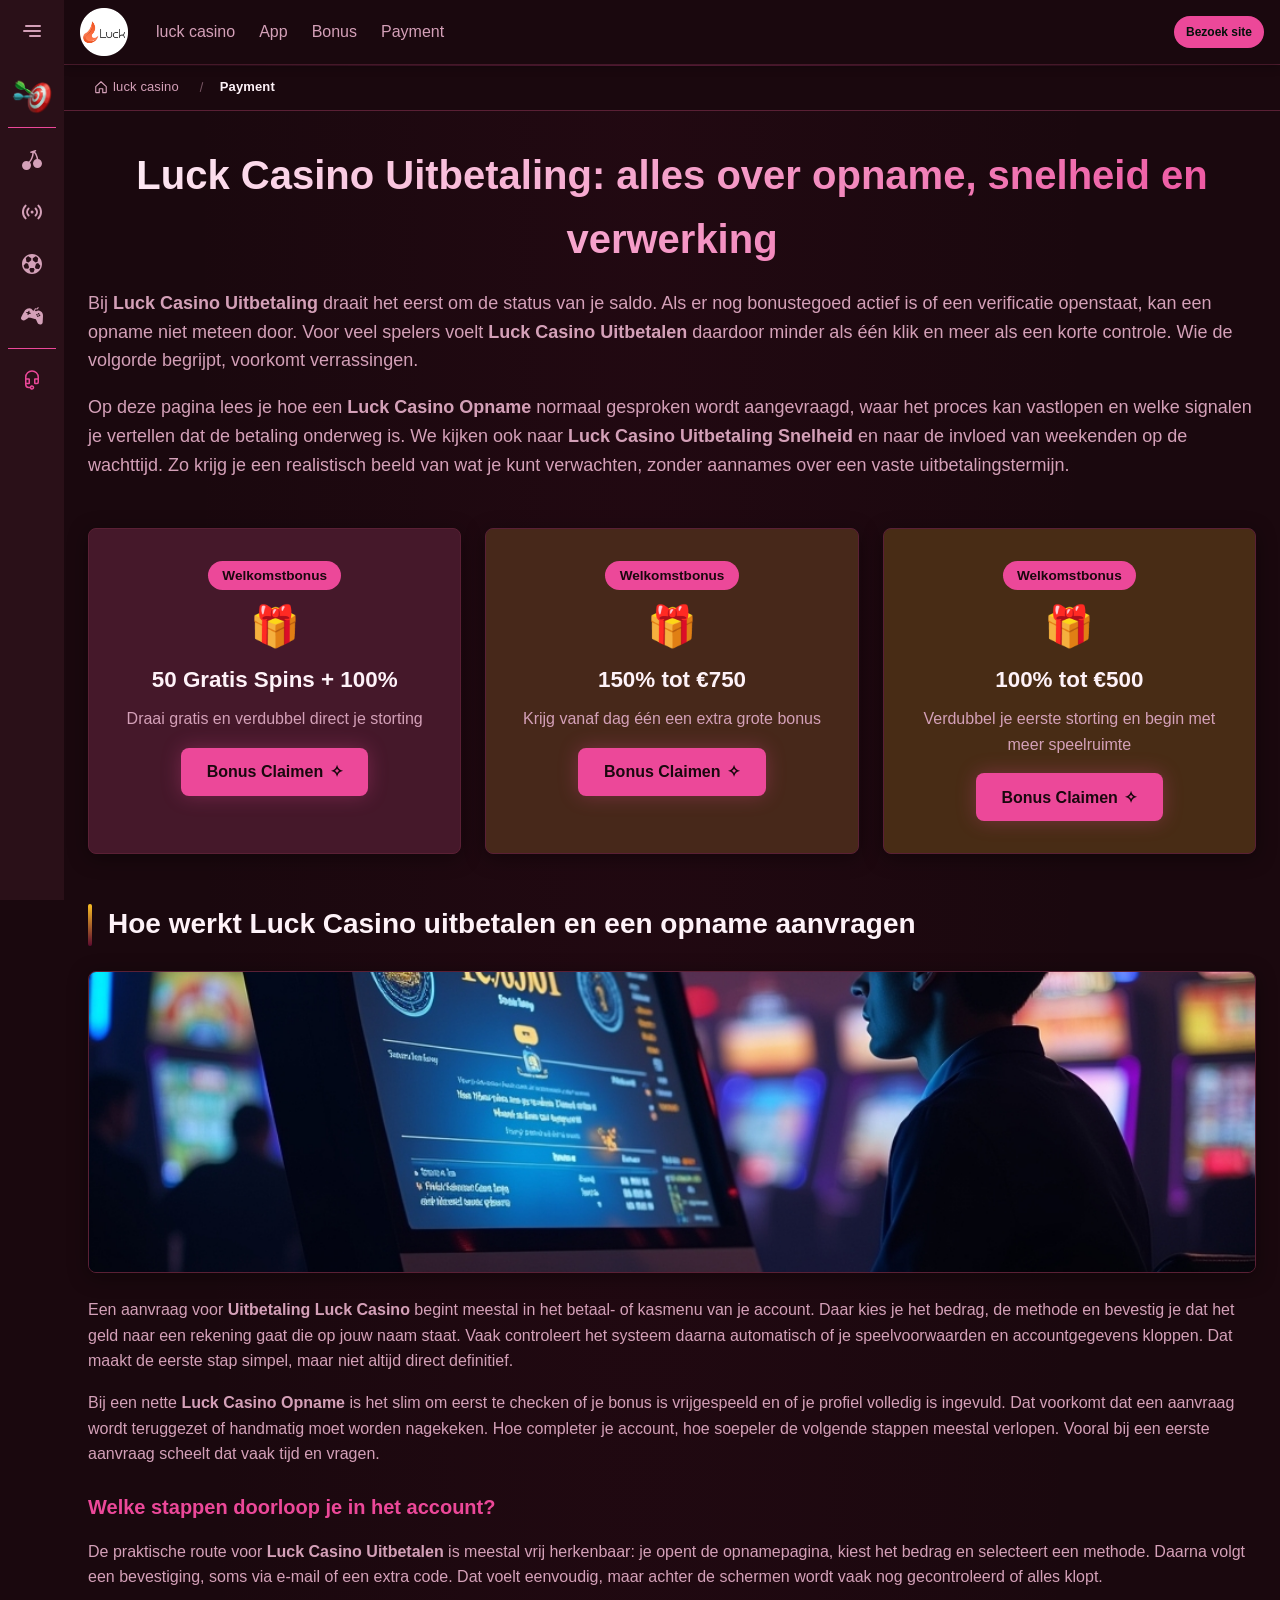
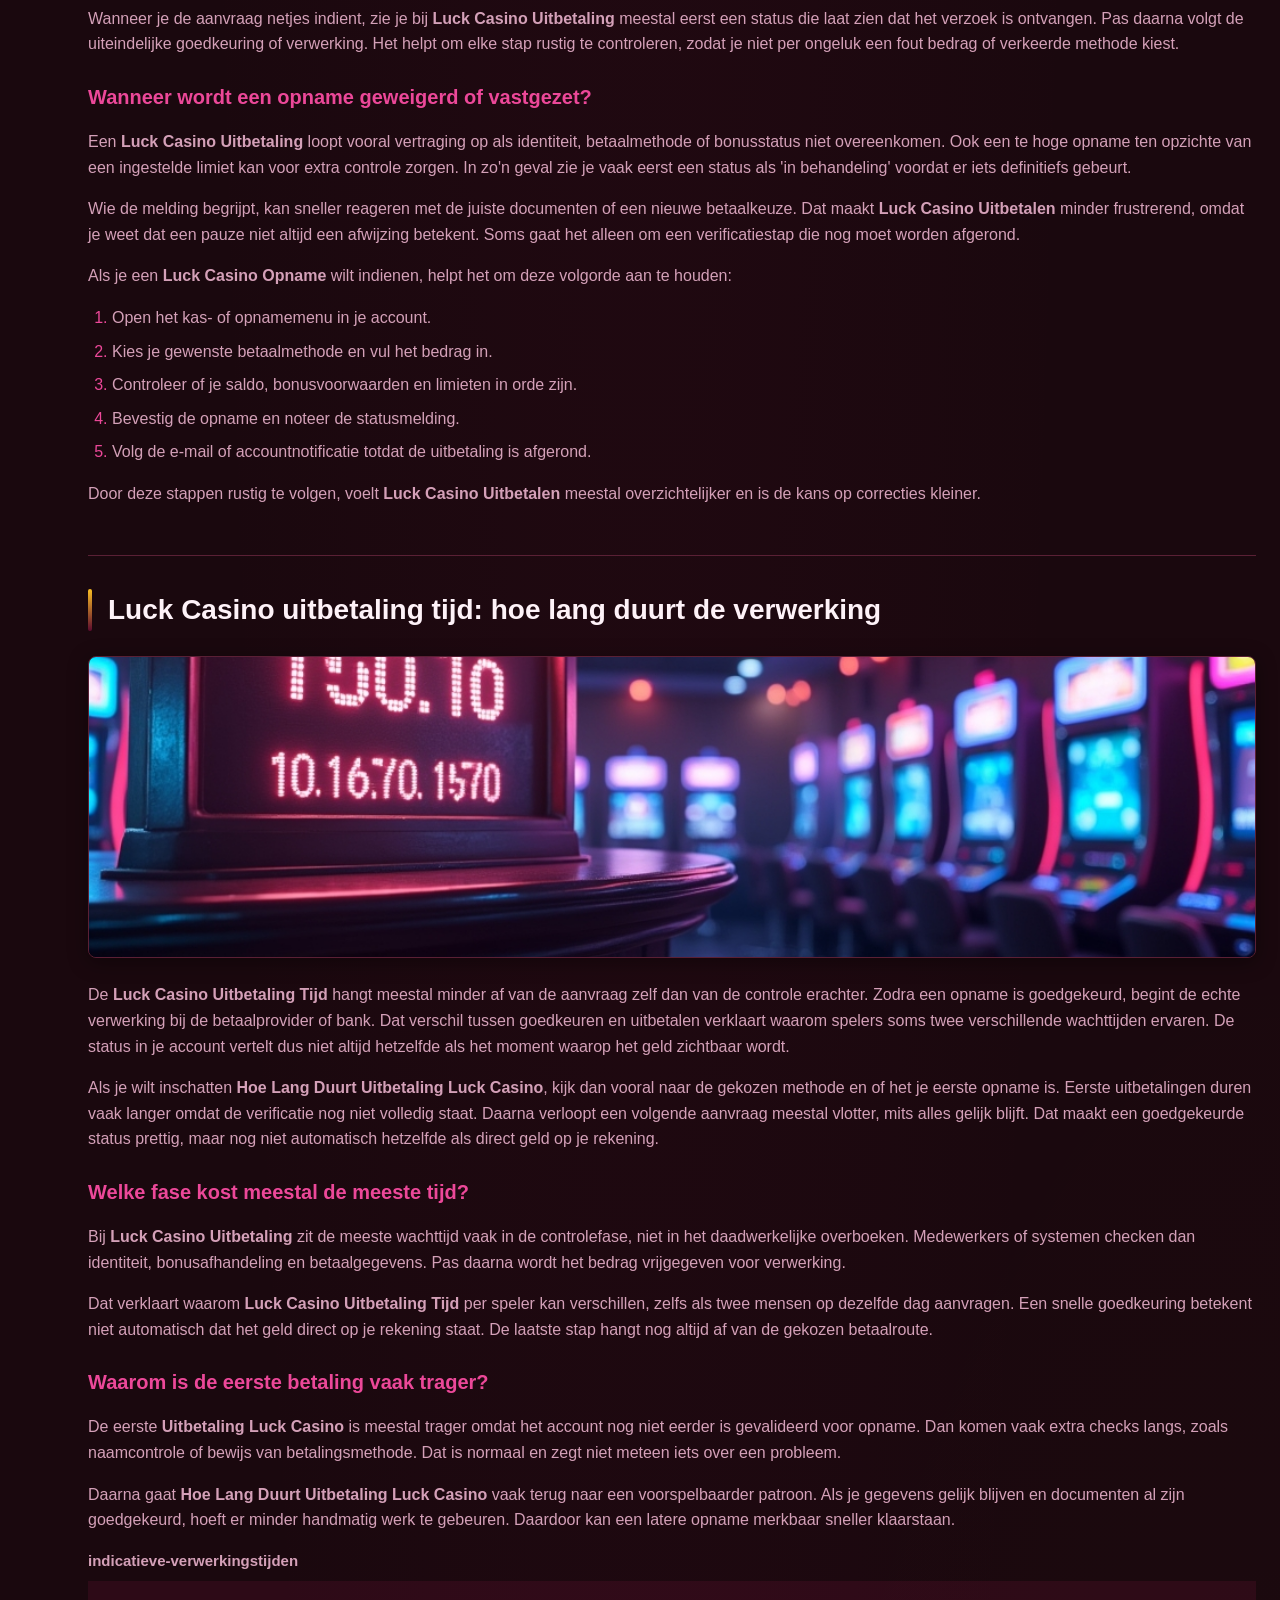
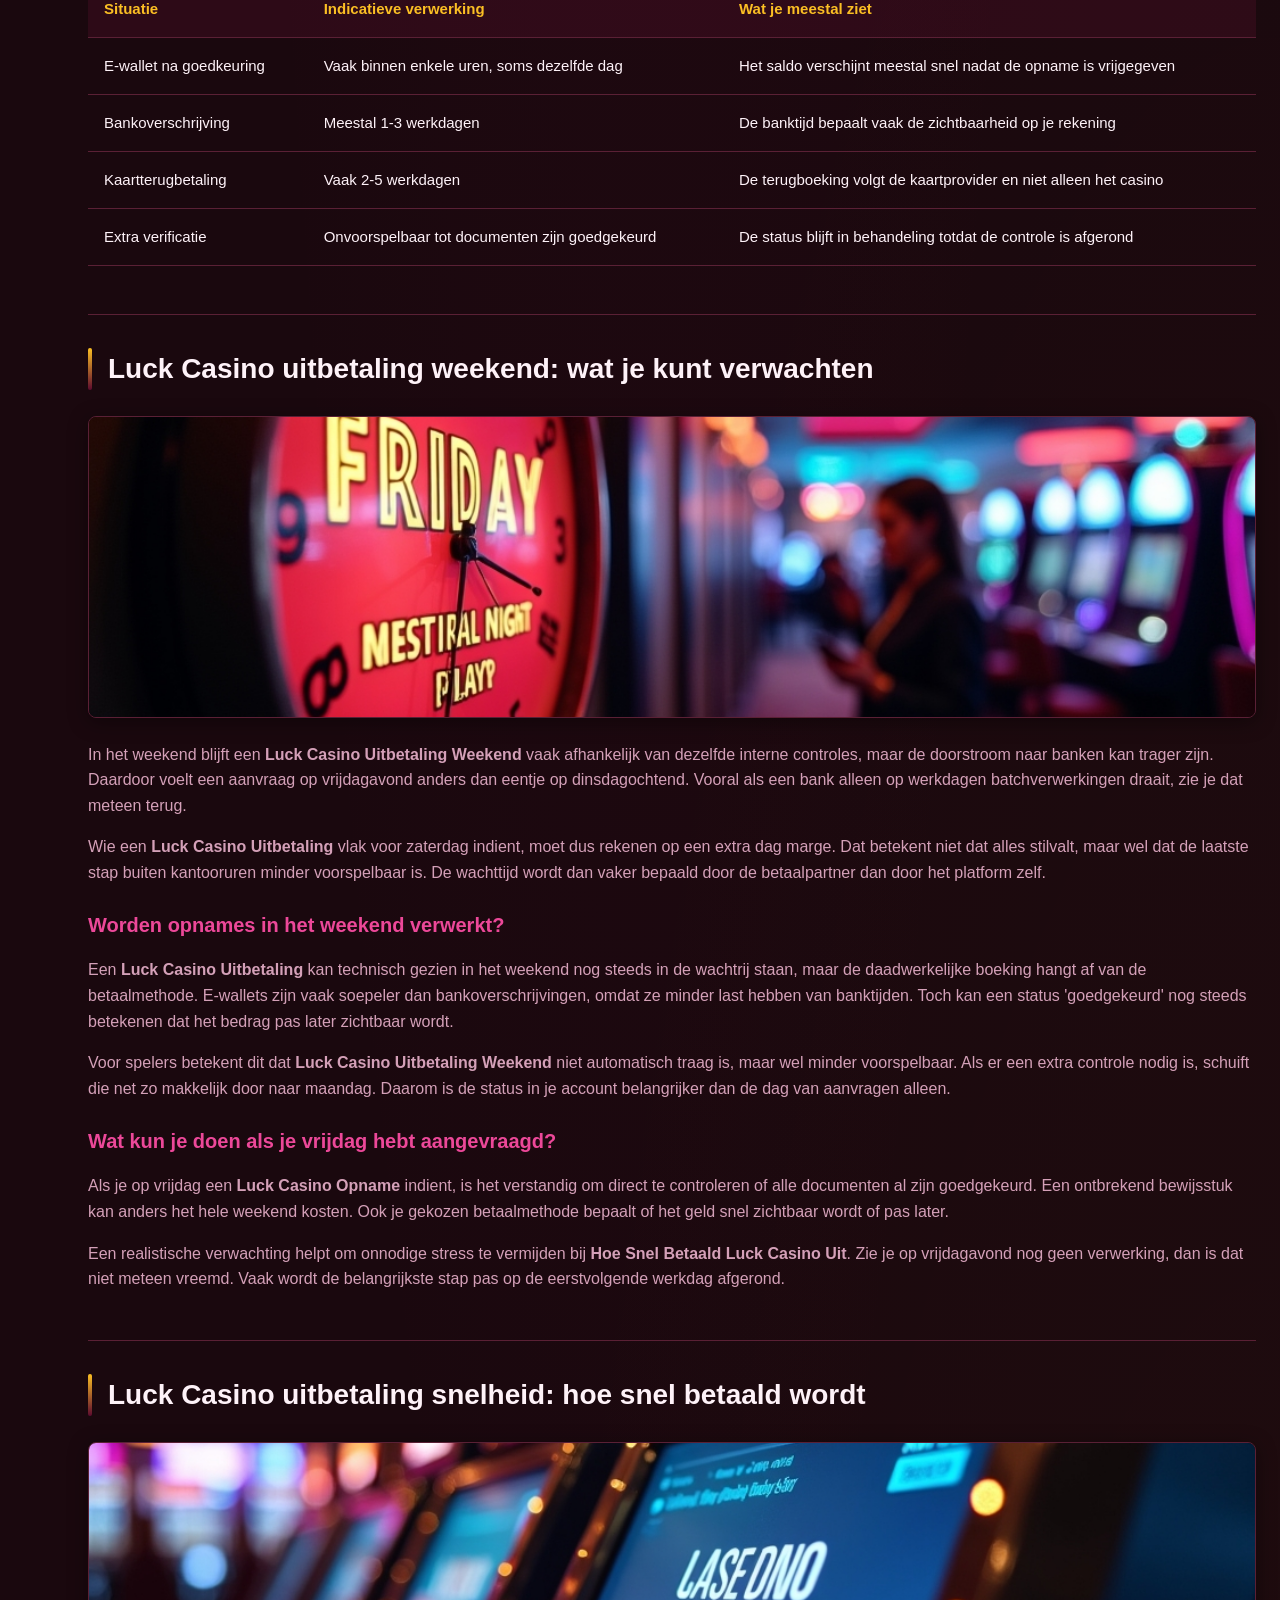
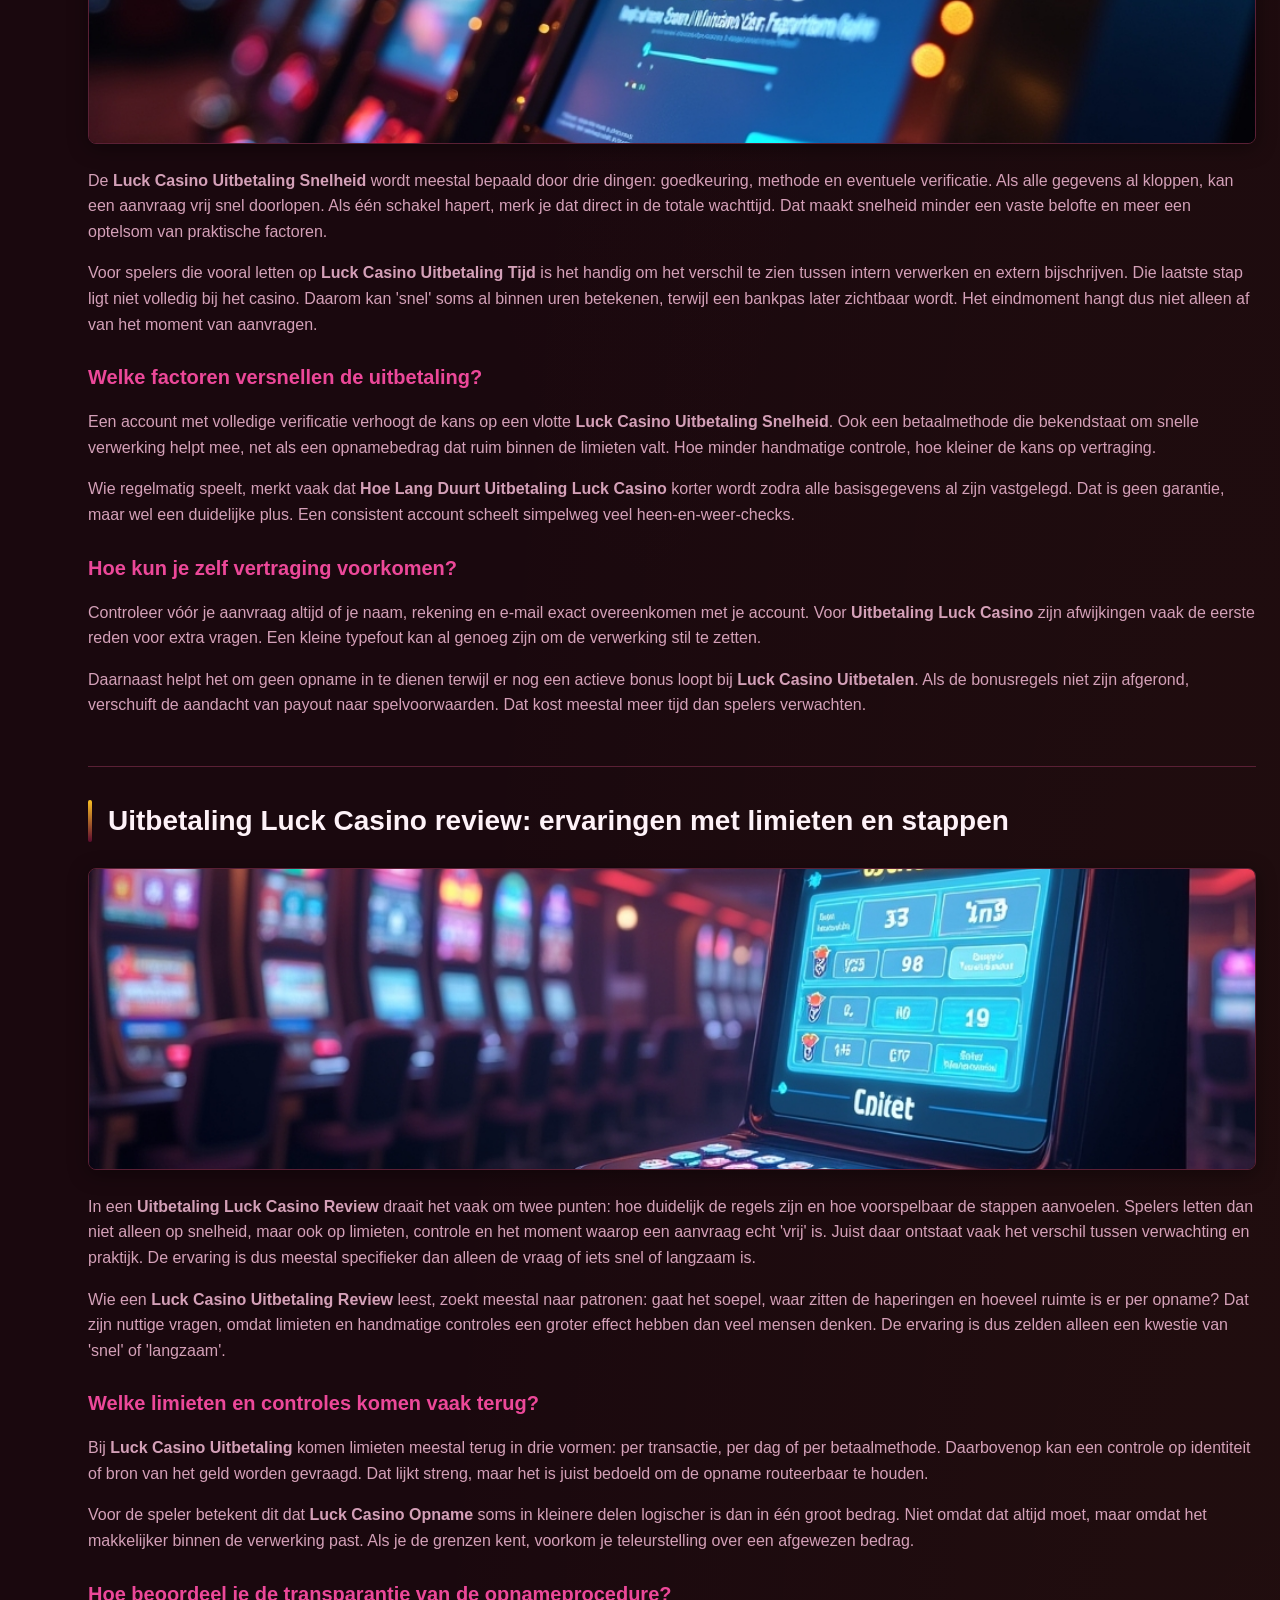
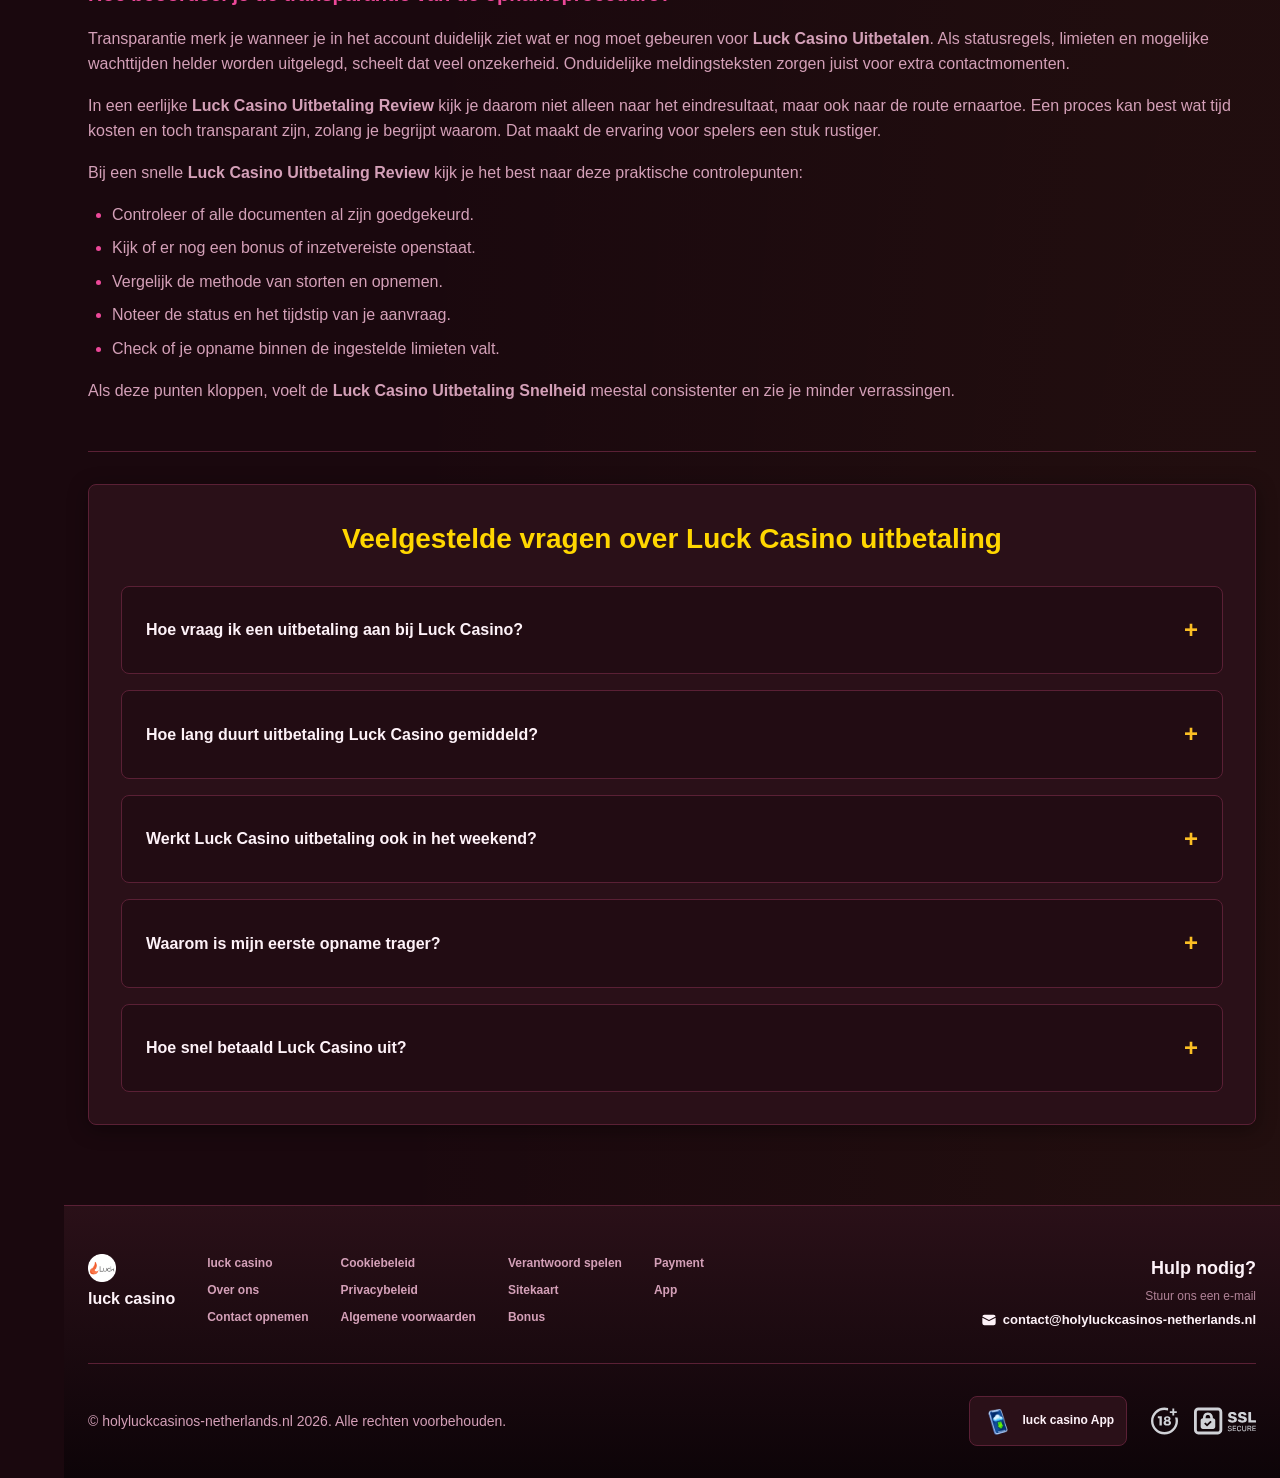
<file: payment/index.html>
<!DOCTYPE html>
<html lang="nl">
<head>
    <meta charset="UTF-8">
    <meta name="viewport" content="width=device-width, initial-scale=1.0">
    <meta http-equiv="X-UA-Compatible" content="IE=edge">
    <meta name="robots" content="index, follow">
    <meta name="revisit-after" content="7 days">
    <title>Luck Casino Uitbetaling - Tijd en verwerking uitgelegd</title>
    <meta name="title" content="Luck Casino Uitbetaling - Tijd en verwerking uitgelegd">
    <meta name="description" content="Luck Casino Uitbetaling 💰 geeft duidelijkheid over verwerkingstijd en opname, met uitleg over Uitbetaling Luck Casino. Lees nu verder voor alle details.">
    <meta name="keywords" content="Luck Casino Uitbetaling, Luck Casino Uitbetaling Snelheid, Hoe Lang Duurt Uitbetaling Luck Casino, Luck Casino Uitbetaling Review, Hoe Snel Betaald Luck Casino Uit, Luck Casino Opname, Luck Casino Uitbetaling Tijd, Luck Casino Uitbetaling Weekend, Luck Casino Uitbetalen, Uitbetaling Luck Casino">

    <link rel="canonical" href="https://thefoxspijkenisse.nl/payment/">

    <link rel="icon" type="image/png" sizes="32x32" href="/favicon-32x32.png">

    <meta property="og:title" content="Luck Casino Uitbetaling - Tijd en verwerking uitgelegd">
    <meta property="og:description" content="Luck Casino Uitbetaling 💰 geeft duidelijkheid over verwerkingstijd en opname, met uitleg over Uitbetaling Luck Casino. Lees nu verder voor alle details.">
    <meta property="og:type" content="website">
    <meta property="og:url" content="https://thefoxspijkenisse.nl/payment/">
    <meta property="og:site_name" content="luck casino">
    <meta property="og:locale" content="nl">
    <meta property="og:image" content="https://thefoxspijkenisse.nl/images/logo.png">

    <meta name="twitter:card" content="summary">
    <meta name="twitter:title" content="Luck Casino Uitbetaling - Tijd en verwerking uitgelegd">
    <meta name="twitter:description" content="Luck Casino Uitbetaling 💰 geeft duidelijkheid over verwerkingstijd en opname, met uitleg over Uitbetaling Luck Casino. Lees nu verder voor alle details.">
    <meta name="twitter:url" content="https://thefoxspijkenisse.nl/payment/">
    <meta name="twitter:image" content="https://thefoxspijkenisse.nl/images/logo.png">

    <link rel="stylesheet" href="/css/style.css">

    <link rel="stylesheet" href="/css/layout.css">

</head>
<body>
    <div class="nav-sidebar-a03a90d3 isFull" id="navSidebar">
        <div class="nav-sidebar-content-a03a90d3">
            <div class="nav-sidebar-wrapped-a03a90d3">
                <div class="nav-sidebar-header-a03a90d3">
                    <button class="nav-sidebar-header-toggle-a03a90d3" aria-label="Toggle menu">
                        <span class="nav-sidebar-header-wrap-a03a90d3">
                            <svg class="m-icon-a03a90d3">
                                <use xlink:href="/assets/icons/sidebar/sprites.svg#hamburger-r"/>
                            </svg>
                        </span>
                    </button>
                </div>
                <div class="nav-sidebar-wrapped-content-a03a90d3 hideScrollbar-a03a90d3">
                    <div class="divider-bottom-a03a90d3">
                        <div class="nav-card nav-sidebar-card--wrapped-a03a90d3">


                            <a href="/go" class="nav-card__button-a03a90d3"
                               title="Missies" rel="noindex nofollow">
                                <img src="/assets/icons/sidebar/missions.webp"
                                     alt="Missies Luck Casino Uitbetaling Snelheid"
                                     title="Missies Luck Casino Uitbetaling Snelheid"
                                     class="nav-card__img-a03a90d3">
                            </a>
                        </div>
                    </div>

                        <div class="nav-sidebar-wrapped-item-a03a90d3">
                            <a href="/go" title="Alle spellen"
                               class="nav-sidebar-icon-a03a90d3" rel="noindex nofollow">
                                <svg class="m-icon-a03a90d3">
                                    <use xlink:href="/assets/icons/sidebar/sprites.svg#all-games"/>
                                </svg>
                            </a>
                        </div>
                        <div class="nav-sidebar-wrapped-item-a03a90d3">
                            <a href="/go" title="Live"
                               class="nav-sidebar-icon-a03a90d3" rel="noindex nofollow">
                                <svg class="m-icon-a03a90d3">
                                    <use xlink:href="/assets/icons/sidebar/sprites.svg#live"/>
                                </svg>
                            </a>
                        </div>
                        <div class="nav-sidebar-wrapped-item-a03a90d3">
                            <a href="/go" title="Sport"
                               class="nav-sidebar-icon-a03a90d3" rel="noindex nofollow">
                                <svg class="m-icon-a03a90d3">
                                    <use xlink:href="/assets/icons/sidebar/sprites.svg#sport-soccer"/>
                                </svg>
                            </a>
                        </div>
                        <div class="nav-sidebar-wrapped-item-a03a90d3">
                            <a href="/go" title="Esports"
                               class="nav-sidebar-icon-a03a90d3" rel="noindex nofollow">
                                <svg class="m-icon-a03a90d3">
                                    <use xlink:href="/assets/icons/sidebar/sprites.svg#target-gamepad"/>
                                </svg>
                            </a>
                        </div>

                    <div class="divider-top-a03a90d3">
                        <a href="/go" title="Ondersteuning"
                           class="nav-sidebar-support-wrapped-a03a90d3 nav-sidebar-icon-a03a90d3" rel="noindex nofollow">
                            <svg class="m-icon-a03a90d3">
                                <use xlink:href="/assets/icons/sidebar/sprites.svg#support"/>
                            </svg>
                        </a>
                    </div>
                </div>
            </div>
        </div>
    </div>

    <div class="nav-sidebar-expanded-a03a90d3" id="navSidebarExpanded">
        <div class="nav-sidebar-header-a03a90d3">
            <button class="nav-sidebar-header-toggle-a03a90d3" aria-label="Close menu">
                <span class="nav-sidebar-header-wrap-a03a90d3">
                    <svg class="m-icon-a03a90d3">
                        <use xlink:href="/assets/icons/sidebar/sprites.svg#cross"/>
                    </svg>
                </span>
            </button>
                <a href="/" class="nav-logo-a03a90d3 nav-sidebar-header-logo-a03a90d3" title="luck casino">
                    <img src="/images/logo.png" alt="luck casino" title="luck casino">
                </a>
        </div>
        <div class="nav-sidebar-expanded-content-a03a90d3">
            <div class="nav-sidebar-expanded-scrollY-a03a90d3 hideScrollbar-a03a90d3 nav-sidebar-expanded--gap-a03a90d3">
                <div class="nav-sidebar-expanded-cards-a03a90d3">


                        <div class="nav-card nav-sidebar-card-a03a90d3">
                            <a href="/go" class="nav-card__button-a03a90d3"
                               title="Bonus" rel="noindex nofollow">
                                <img src="/assets/icons/sidebar/bonus.webp" alt="Bonus Luck Casino Uitbetaling Snelheid"
                                     title="Bonus Luck Casino Uitbetaling Snelheid" class="nav-card__img-a03a90d3">
                                <span class="nav-card__title-a03a90d3">Bonus</span>
                            </a>
                        </div>


                        <div class="nav-card nav-sidebar-card-a03a90d3">
                            <a href="/go" class="nav-card__button-a03a90d3"
                               title="Missies" rel="noindex nofollow">
                                <img src="/assets/icons/sidebar/missions.webp" alt="Missies Luck Casino Uitbetaling Snelheid"
                                     title="Missies Luck Casino Uitbetaling Snelheid" class="nav-card__img-a03a90d3">
                                <span class="nav-card__title-a03a90d3">Missies</span>
                            </a>
                        </div>

                    <div class="nav-sidebar-cards-grid-a03a90d3">


                            <div class="nav-card nav-sidebar-card-a03a90d3">
                                <a href="/go" class="nav-card__button-a03a90d3"
                                   title="Rad" rel="noindex nofollow">
                                    <img src="/assets/icons/sidebar/wheel.gif" alt="Rad Luck Casino Uitbetaling Weekend"
                                         title="Rad Luck Casino Uitbetaling Weekend" class="nav-card__img-a03a90d3">
                                    <span class="nav-card__title-a03a90d3">Rad</span>
                                </a>
                            </div>


                            <div class="nav-card nav-sidebar-card-a03a90d3">
                                <a href="/go" class="nav-card__button-a03a90d3"
                                   title="Loyaliteit" rel="noindex nofollow">
                                    <img src="/assets/icons/sidebar/loyalty.webp" alt="Loyaliteit Luck Casino Uitbetaling Weekend"
                                         title="Loyaliteit Luck Casino Uitbetaling Weekend" class="nav-card__img-a03a90d3">
                                    <span class="nav-card__title-a03a90d3">Loyaliteit</span>
                                </a>
                            </div>


                            <div class="nav-card nav-sidebar-card-a03a90d3">
                                <a href="/go" class="nav-card__button-a03a90d3"
                                   title="Cashback" rel="noindex nofollow">
                                    <img src="/assets/icons/sidebar/cashback.webp" alt="Cashback Luck Casino Uitbetalen"
                                         title="Cashback Luck Casino Uitbetalen" class="nav-card__img-a03a90d3">
                                    <span class="nav-card__title-a03a90d3">Cashback</span>
                                </a>
                            </div>


                            <div class="nav-card nav-sidebar-card-a03a90d3">
                                <a href="/go" class="nav-card__button-a03a90d3"
                                   title="VIP-club" rel="noindex nofollow">
                                    <img src="/assets/icons/sidebar/vipclub.webp" alt="VIP-club Hoe Lang Duurt Uitbetaling Luck Casino"
                                         title="VIP-club Hoe Lang Duurt Uitbetaling Luck Casino" class="nav-card__img-a03a90d3">
                                    <span class="nav-card__title-a03a90d3">VIP-club</span>
                                </a>
                            </div>


                            <div class="nav-card nav-sidebar-card-a03a90d3">
                                <a href="/go" class="nav-card__button-a03a90d3"
                                   title="Promoties" rel="noindex nofollow">
                                    <img src="/assets/icons/sidebar/promotions.webp" alt="Promoties Luck Casino Uitbetalen"
                                         title="Promoties Luck Casino Uitbetalen" class="nav-card__img-a03a90d3">
                                    <span class="nav-card__title-a03a90d3">Promoties</span>
                                </a>
                            </div>
                    </div>
                </div>

                <ul class="nav-sidebar-items-a03a90d3 nav-sidebar-expanded-items-a03a90d3">
                        <li class="nav-sidebar-items-item">
                            <a href="/go" class="nav-sidebar-items-dropdown"
                               title="Alle spellen" rel="noindex nofollow">
                                <div class="nav-sidebar-items-title-a03a90d3 nav-sidebar-items-title--light-a03a90d3">
                                    <div class="m-icon-container-a03a90d3 nav-sidebar-item-icon-a03a90d3">
                                        <svg class="m-icon-a03a90d3">
                                            <use xlink:href="/assets/icons/sidebar/sprites.svg#all-games"/>
                                        </svg>
                                    </div>
                                    <span>Alle spellen</span>
                                </div>
                            </a>
                        </li>
                        <li class="nav-sidebar-items-item">
                            <a href="/go" class="nav-sidebar-items-dropdown"
                               title="Live" rel="noindex nofollow">
                                <div class="nav-sidebar-items-title-a03a90d3 nav-sidebar-items-title--light-a03a90d3">
                                    <div class="m-icon-container-a03a90d3 nav-sidebar-item-icon-a03a90d3">
                                        <svg class="m-icon-a03a90d3">
                                            <use xlink:href="/assets/icons/sidebar/sprites.svg#live"/>
                                        </svg>
                                    </div>
                                    <span>Live</span>
                                </div>
                            </a>
                        </li>
                        <li class="nav-sidebar-items-item">
                            <a href="/go" class="nav-sidebar-items-dropdown"
                               title="Sport" rel="noindex nofollow">
                                <div class="nav-sidebar-items-title-a03a90d3 nav-sidebar-items-title--light-a03a90d3">
                                    <div class="m-icon-container-a03a90d3 nav-sidebar-item-icon-a03a90d3">
                                        <svg class="m-icon-a03a90d3">
                                            <use xlink:href="/assets/icons/sidebar/sprites.svg#sport-soccer"/>
                                        </svg>
                                    </div>
                                    <span>Sport</span>
                                </div>
                            </a>
                        </li>
                        <li class="nav-sidebar-items-item">
                            <a href="/go" class="nav-sidebar-items-dropdown"
                               title="Esports" rel="noindex nofollow">
                                <div class="nav-sidebar-items-title-a03a90d3 nav-sidebar-items-title--light-a03a90d3">
                                    <div class="m-icon-container-a03a90d3 nav-sidebar-item-icon-a03a90d3">
                                        <svg class="m-icon-a03a90d3">
                                            <use xlink:href="/assets/icons/sidebar/sprites.svg#target-gamepad"/>
                                        </svg>
                                    </div>
                                    <span>Esports</span>
                                </div>
                            </a>
                        </li>
                </ul>

                <ul class="nav-sidebar-items-a03a90d3 nav-sidebar-expanded-items-a03a90d3 flex-1-a03a90d3"></ul>

                <div class="nav-sidebar-expanded-support-a03a90d3">
                    <div class="nav-sidebar-expanded-support-help-a03a90d3">
                        <a href="/go" title="Ondersteuning"
                           class="m-button-a03a90d3 m-button--success-a03a90d3 m-button--m-a03a90d3 nav-sidebar-support-a03a90d3"
                           rel="noindex nofollow">
                            <div class="m-button-content-a03a90d3">
                                <svg class="m-icon-a03a90d3">
                                    <use xlink:href="/assets/icons/sidebar/sprites.svg#support"/>
                                </svg>
                                Ondersteuning
                            </div>
                        </a>
                    </div>
                </div>

                <div class="nav-sidebar-expanded-app-links-a03a90d3">
                    <a href="/go" class="footer-app-button-a03a90d3"
                       title="luck casino App" rel="noindex nofollow">
                        <img class="footer-app-button-image-a03a90d3"
                             alt="luck casino App"
                             title="luck casino App"
                             src="/assets/icons/mobile/app-button-icon.webp">
                        <div class="footer-app-button-text-a03a90d3">
                            <p class="m-text-a03a90d3 m-fs12-a03a90d3 m-fw700-a03a90d3 m-lh160-a03a90d3 footer-app-button-title-a03a90d3">luck casino App</p>
                            <p class="m-text-a03a90d3 m-fs10-a03a90d3 m-fw500-a03a90d3 m-lh160-a03a90d3 footer-app-button-description-a03a90d3"
                               style="color: #ffffff;">Installeer onze app</p>
                        </div>
                    </a>
                </div>
            </div>
        </div>
    </div>

    <div class="bottom-overlays-a03a90d3">
        <div class="bottom-action-buttons-a03a90d3 bottom-overlays__action-buttons-a03a90d3">
            <div class="bottom-communication-button-a03a90d3">
                <button class="m-button-a03a90d3 m-gradient-border m-button--secondary-a03a90d3 m-button--m-a03a90d3 scroll-top-btn-a03a90d3"
                        aria-label="Scroll to top" title="Scroll to top">
                    <div class="m-icon-container-a03a90d3">
                        <span class="scroll-top-arrow-a03a90d3">&uarr;</span>
                    </div>
                </button>
            </div>
        </div>

        <nav class="mobile-nav-a03a90d3" aria-label="Mobile navigation">
            <div class="mobile-nav-wrap-a03a90d3">
                <a href="/go" title="Alle spellen"
                   rel="noindex nofollow" target="_blank">
                    <div class="mobile-nav-item-a03a90d3">
                        <div class="mobile-nav-item__icon-wrap-a03a90d3">
                            <svg class="m-icon-a03a90d3 m-icon-loadable mobile-nav-item__icon-a03a90d3">
                                <use xlink:href="/assets/icons/sidebar/sprites.svg#all-games"/>
                            </svg>
                        </div>
                        <p class="m-text-a03a90d3 m-fs10-a03a90d3 m-fw600-a03a90d3 m-lh160-a03a90d3 m-text-center-a03a90d3 mobile-nav-item__text-a03a90d3">Alle spellen</p>
                    </div>
                </a>

                <a href="/go" title="Sport"
                   rel="noindex nofollow" target="_blank">
                    <div class="mobile-nav-item-a03a90d3">
                        <div class="mobile-nav-item__icon-wrap-a03a90d3">
                            <svg class="m-icon-a03a90d3 m-icon-loadable mobile-nav-item__icon-a03a90d3">
                                <use xlink:href="/assets/icons/sidebar/sprites.svg#sport-soccer"/>
                            </svg>
                        </div>
                        <p class="m-text-a03a90d3 m-fs10-a03a90d3 m-fw600-a03a90d3 m-lh160-a03a90d3 m-text-center-a03a90d3 mobile-nav-item__text-a03a90d3">Sport</p>
                    </div>
                </a>

                <div class="mobile-nav-item-a03a90d3">
                    <a href="/go"
                       class="m-button-a03a90d3 m-gradient-border m-button--primary-a03a90d3 m-button--m-a03a90d3 mobile-nav-item__icon-wrap-a03a90d3"
                       title="Bezoek site"
                       rel="noindex nofollow" target="_blank">
                        <div class="m-button-content-a03a90d3">
                            <svg class="m-icon-a03a90d3 m-icon-loadable mobile-nav-item__icon-a03a90d3">
                                <use xlink:href="/assets/icons/sidebar/sprites.svg#person"/>
                            </svg>
                        </div>
                    </a>
                    <p class="m-text-a03a90d3 m-fs10-a03a90d3 m-fw600-a03a90d3 m-lh160-a03a90d3 m-text-center-a03a90d3 mobile-nav-item__text-a03a90d3">Bezoek site</p>
                </div>

                <a href="/go" title="Bonus"
                   rel="noindex nofollow" target="_blank">
                    <div class="mobile-nav-item-a03a90d3">
                        <div class="mobile-nav-item__icon-wrap-a03a90d3">
                            <svg class="m-icon-a03a90d3 m-icon-loadable mobile-nav-item__icon-a03a90d3">
                                <use xlink:href="/assets/icons/sidebar/sprites.svg#gift"/>
                            </svg>
                        </div>
                        <p class="m-text-a03a90d3 m-fs10-a03a90d3 m-fw600-a03a90d3 m-lh160-a03a90d3 m-text-center-a03a90d3 mobile-nav-item__text-a03a90d3">Bonus</p>
                    </div>
                </a>

                <a href="/go" title="Missies"
                   rel="noindex nofollow" target="_blank">
                    <div class="mobile-nav-item-a03a90d3">
                        <div class="mobile-nav-item__icon-wrap-a03a90d3">
                            <svg class="m-icon-a03a90d3 m-icon-loadable mobile-nav-item__icon-a03a90d3">
                                <use xlink:href="/assets/icons/sidebar/sprites.svg#activities"/>
                            </svg>
                        </div>
                        <p class="m-text-a03a90d3 m-fs10-a03a90d3 m-fw600-a03a90d3 m-lh160-a03a90d3 m-text-center-a03a90d3 mobile-nav-item__text-a03a90d3">Missies</p>
                    </div>
                </a>
            </div>
        </nav>
    </div>


    <div class="site-wrapper-a03a90d3 with-sidebar-a03a90d3">
<nav class="main-nav-a03a90d3">
    <div class="main-nav-content-a03a90d3">
        <div class="main-nav-content-left-a03a90d3">
            <button class="main-nav-content-toggle-a03a90d3 nav-sidebar-header-toggle-a03a90d3" aria-label="Toggle menu" aria-expanded="false">
                <svg class="m-icon-a03a90d3 m-icon-loadable">
                    <use xlink:href="/assets/icons/sidebar/sprites.svg#hamburger"/>
                </svg>
            </button>

            <a href="/" class="nav-logo-a03a90d3 main-nav-logo-a03a90d3" title="luck casino">
                <img src="/images/logo.png" alt="luck casino" title="luck casino">
            </a>
        </div>

        <div class="main-nav-content-center-a03a90d3">
            <a href="/" class="nav-link-a03a90d3" title="luck casino">luck casino</a>
            <a href="/app/" class="nav-link-a03a90d3" title="App">App</a>
            <a href="/bonus/" class="nav-link-a03a90d3" title="Bonus">Bonus</a>
            <a href="/payment/" class="nav-link-a03a90d3" title="Payment">Payment</a>
        </div>

        <div class="main-nav-content-auth-a03a90d3">
            <a class="m-button-a03a90d3 m-gradient-border m-button--primary-a03a90d3 m-button--s-a03a90d3"
               href="/go" title="Bezoek site"
               rel="noindex nofollow" target="_blank">
                <div class="m-button-content-a03a90d3">Bezoek site</div>
            </a>
        </div>
    </div>
</nav><div class="breadcrumb-bar-a03a90d3">
    <div class="container-a03a90d3">
        <nav class="breadcrumbs-a03a90d3" aria-label="Breadcrumb">
            <ol class="breadcrumb-list-a03a90d3">
                <li class="breadcrumb-item-a03a90d3">
                    <a href="/" title="luck casino">
                        <svg class="breadcrumb-home-icon-a03a90d3" viewBox="0 0 16 16" fill="none" aria-hidden="true">
                            <path d="M2 7.5L8 2l6 5.5V14a.5.5 0 0 1-.5.5H10V10H6v4.5H2.5A.5.5 0 0 1 2 14V7.5Z" stroke="currentColor" stroke-width="1.3" stroke-linejoin="round"/>
                        </svg>
                        <span>luck casino</span>
                    </a>
                </li>
                <li class="breadcrumb-item-a03a90d3 current-a03a90d3" aria-current="page">
                    Payment
                </li>
            </ol>
        </nav>
    </div>
</div>

        <main class="main-content-a03a90d3">
<article class="page-content-a03a90d3">
    <div class="container-a03a90d3">




        <header class="page-header-a03a90d3">
            <h1>Luck Casino Uitbetaling: alles over opname, snelheid en verwerking</h1>
            <div class="intro-a03a90d3">
                <p>Bij <strong>Luck Casino Uitbetaling</strong> draait het eerst om de status van je saldo. Als er nog bonustegoed actief is of een verificatie openstaat, kan een opname niet meteen door. Voor veel spelers voelt <strong>Luck Casino Uitbetalen</strong> daardoor minder als één klik en meer als een korte controle. Wie de volgorde begrijpt, voorkomt verrassingen.</p>
                <p>Op deze pagina lees je hoe een <strong>Luck Casino Opname</strong> normaal gesproken wordt aangevraagd, waar het proces kan vastlopen en welke signalen je vertellen dat de betaling onderweg is. We kijken ook naar <strong>Luck Casino Uitbetaling Snelheid</strong> en naar de invloed van weekenden op de wachttijd. Zo krijg je een realistisch beeld van wat je kunt verwachten, zonder aannames over een vaste uitbetalingstermijn.</p>
            </div>
        </header>

<section class="bonus-offer-a03a90d3" aria-label="Welkomstbonus">
    <div class="bonus-offer__grid-a03a90d3">
        <div class="bonus-offer__card-a03a90d3 bonus-offer__card--a-a03a90d3">
            <span class="bonus-offer__badge-a03a90d3">Welkomstbonus</span>
            <div class="bonus-offer__icon-a03a90d3" aria-hidden="true">🎁</div>
            <p class="bonus-offer__headline-a03a90d3">50 Gratis Spins + 100%</p>
            <p class="bonus-offer__desc-a03a90d3">Draai gratis en verdubbel direct je storting</p>
            <a href="/go" class="bonus-offer__button-a03a90d3" target="_blank" rel="noindex nofollow">
                Bonus Claimen <span aria-hidden="true">✧</span>
            </a>
        </div>
        <div class="bonus-offer__card-a03a90d3 bonus-offer__card--b-a03a90d3">
            <span class="bonus-offer__badge-a03a90d3">Welkomstbonus</span>
            <div class="bonus-offer__icon-a03a90d3" aria-hidden="true">🎁</div>
            <p class="bonus-offer__headline-a03a90d3">150% tot €750</p>
            <p class="bonus-offer__desc-a03a90d3">Krijg vanaf dag één een extra grote bonus</p>
            <a href="/go" class="bonus-offer__button-a03a90d3" target="_blank" rel="noindex nofollow">
                Bonus Claimen <span aria-hidden="true">✧</span>
            </a>
        </div>
        <div class="bonus-offer__card-a03a90d3 bonus-offer__card--c-a03a90d3">
            <span class="bonus-offer__badge-a03a90d3">Welkomstbonus</span>
            <div class="bonus-offer__icon-a03a90d3" aria-hidden="true">🎁</div>
            <p class="bonus-offer__headline-a03a90d3">100% tot €500</p>
            <p class="bonus-offer__desc-a03a90d3">Verdubbel je eerste storting en begin met meer speelruimte</p>
            <a href="/go" class="bonus-offer__button-a03a90d3" target="_blank" rel="noindex nofollow">
                Bonus Claimen <span aria-hidden="true">✧</span>
            </a>
        </div>
    </div>
</section>



        <section class="content-section-a03a90d3 card-a03a90d3">
            <h2 id="toc-s0">Hoe werkt Luck Casino uitbetalen en een opname aanvragen</h2>

            <div class="section-image-a03a90d3">
                <img src="/images/hoe-werkt-uitbetalen-opname-aanvragen.png" alt="Speler bevestigt een opname op een scherm in een donker casino" title="Speler bevestigt een opname op een scherm in een donker casino" loading="lazy">
            </div>

            <p>Een aanvraag voor <strong>Uitbetaling Luck Casino</strong> begint meestal in het betaal- of kasmenu van je account. Daar kies je het bedrag, de methode en bevestig je dat het geld naar een rekening gaat die op jouw naam staat. Vaak controleert het systeem daarna automatisch of je speelvoorwaarden en accountgegevens kloppen. Dat maakt de eerste stap simpel, maar niet altijd direct definitief.</p>
            <p>Bij een nette <strong>Luck Casino Opname</strong> is het slim om eerst te checken of je bonus is vrijgespeeld en of je profiel volledig is ingevuld. Dat voorkomt dat een aanvraag wordt teruggezet of handmatig moet worden nagekeken. Hoe completer je account, hoe soepeler de volgende stappen meestal verlopen. Vooral bij een eerste aanvraag scheelt dat vaak tijd en vragen.</p>

                
        <h3 id="toc-s0-b0">Welke stappen doorloop je in het account?</h3>
            <p>De praktische route voor <strong>Luck Casino Uitbetalen</strong> is meestal vrij herkenbaar: je opent de opnamepagina, kiest het bedrag en selecteert een methode. Daarna volgt een bevestiging, soms via e-mail of een extra code. Dat voelt eenvoudig, maar achter de schermen wordt vaak nog gecontroleerd of alles klopt.</p>
            <p>Wanneer je de aanvraag netjes indient, zie je bij <strong>Luck Casino Uitbetaling</strong> meestal eerst een status die laat zien dat het verzoek is ontvangen. Pas daarna volgt de uiteindelijke goedkeuring of verwerking. Het helpt om elke stap rustig te controleren, zodat je niet per ongeluk een fout bedrag of verkeerde methode kiest.</p>



                
        <h3 id="toc-s0-b1">Wanneer wordt een opname geweigerd of vastgezet?</h3>
            <p>Een <strong>Luck Casino Uitbetaling</strong> loopt vooral vertraging op als identiteit, betaalmethode of bonusstatus niet overeenkomen. Ook een te hoge opname ten opzichte van een ingestelde limiet kan voor extra controle zorgen. In zo'n geval zie je vaak eerst een status als 'in behandeling' voordat er iets definitiefs gebeurt.</p>
            <p>Wie de melding begrijpt, kan sneller reageren met de juiste documenten of een nieuwe betaalkeuze. Dat maakt <strong>Luck Casino Uitbetalen</strong> minder frustrerend, omdat je weet dat een pauze niet altijd een afwijzing betekent. Soms gaat het alleen om een verificatiestap die nog moet worden afgerond.</p>



                
        <p>Als je een <strong>Luck Casino Opname</strong> wilt indienen, helpt het om deze volgorde aan te houden:</p>
        <ol class="content-list-a03a90d3 content-list--ordered">
                <li>Open het kas- of opnamemenu in je account.</li>
                <li>Kies je gewenste betaalmethode en vul het bedrag in.</li>
                <li>Controleer of je saldo, bonusvoorwaarden en limieten in orde zijn.</li>
                <li>Bevestig de opname en noteer de statusmelding.</li>
                <li>Volg de e-mail of accountnotificatie totdat de uitbetaling is afgerond.</li>
        </ol>
        <p>Door deze stappen rustig te volgen, voelt <strong>Luck Casino Uitbetalen</strong> meestal overzichtelijker en is de kans op correcties kleiner.</p>



        </section>
        <section class="content-section-a03a90d3 card-a03a90d3">
            <h2 id="toc-s1">Luck Casino uitbetaling tijd: hoe lang duurt de verwerking</h2>

            <div class="section-image-a03a90d3">
                <img src="/images/uitbetaling-verwerkingstijden.png" alt="Digitale klok en betaaliconen naast een opnamebalie in een casino" title="Digitale klok en betaaliconen naast een opnamebalie in een casino" loading="lazy">
            </div>

            <p>De <strong>Luck Casino Uitbetaling Tijd</strong> hangt meestal minder af van de aanvraag zelf dan van de controle erachter. Zodra een opname is goedgekeurd, begint de echte verwerking bij de betaalprovider of bank. Dat verschil tussen goedkeuren en uitbetalen verklaart waarom spelers soms twee verschillende wachttijden ervaren. De status in je account vertelt dus niet altijd hetzelfde als het moment waarop het geld zichtbaar wordt.</p>
            <p>Als je wilt inschatten <strong>Hoe Lang Duurt Uitbetaling Luck Casino</strong>, kijk dan vooral naar de gekozen methode en of het je eerste opname is. Eerste uitbetalingen duren vaak langer omdat de verificatie nog niet volledig staat. Daarna verloopt een volgende aanvraag meestal vlotter, mits alles gelijk blijft. Dat maakt een goedgekeurde status prettig, maar nog niet automatisch hetzelfde als direct geld op je rekening.</p>

                
        <h3 id="toc-s1-b0">Welke fase kost meestal de meeste tijd?</h3>
            <p>Bij <strong>Luck Casino Uitbetaling</strong> zit de meeste wachttijd vaak in de controlefase, niet in het daadwerkelijke overboeken. Medewerkers of systemen checken dan identiteit, bonusafhandeling en betaalgegevens. Pas daarna wordt het bedrag vrijgegeven voor verwerking.</p>
            <p>Dat verklaart waarom <strong>Luck Casino Uitbetaling Tijd</strong> per speler kan verschillen, zelfs als twee mensen op dezelfde dag aanvragen. Een snelle goedkeuring betekent niet automatisch dat het geld direct op je rekening staat. De laatste stap hangt nog altijd af van de gekozen betaalroute.</p>



                
        <h3 id="toc-s1-b1">Waarom is de eerste betaling vaak trager?</h3>
            <p>De eerste <strong>Uitbetaling Luck Casino</strong> is meestal trager omdat het account nog niet eerder is gevalideerd voor opname. Dan komen vaak extra checks langs, zoals naamcontrole of bewijs van betalingsmethode. Dat is normaal en zegt niet meteen iets over een probleem.</p>
            <p>Daarna gaat <strong>Hoe Lang Duurt Uitbetaling Luck Casino</strong> vaak terug naar een voorspelbaarder patroon. Als je gegevens gelijk blijven en documenten al zijn goedgekeurd, hoeft er minder handmatig werk te gebeuren. Daardoor kan een latere opname merkbaar sneller klaarstaan.</p>



                
        <div class="table-wrapper-a03a90d3">
            <table class="content-table-a03a90d3">
                <caption>indicatieve-verwerkingstijden</caption>

                <thead>
                    <tr>
                            <th>Situatie</th>
                            <th>Indicatieve verwerking</th>
                            <th>Wat je meestal ziet</th>
                    </tr>
                </thead>

                <tbody>
                        <tr>
                                <td>E-wallet na goedkeuring</td>
                                <td>Vaak binnen enkele uren, soms dezelfde dag</td>
                                <td>Het saldo verschijnt meestal snel nadat de opname is vrijgegeven</td>
                        </tr>
                        <tr>
                                <td>Bankoverschrijving</td>
                                <td>Meestal 1-3 werkdagen</td>
                                <td>De banktijd bepaalt vaak de zichtbaarheid op je rekening</td>
                        </tr>
                        <tr>
                                <td>Kaartterugbetaling</td>
                                <td>Vaak 2-5 werkdagen</td>
                                <td>De terugboeking volgt de kaartprovider en niet alleen het casino</td>
                        </tr>
                        <tr>
                                <td>Extra verificatie</td>
                                <td>Onvoorspelbaar tot documenten zijn goedgekeurd</td>
                                <td>De status blijft in behandeling totdat de controle is afgerond</td>
                        </tr>
                </tbody>
            </table>
        </div>



        </section>
        <section class="content-section-a03a90d3 card-a03a90d3">
            <h2 id="toc-s2">Luck Casino uitbetaling weekend: wat je kunt verwachten</h2>

            <div class="section-image-a03a90d3">
                <img src="/images/uitbetaling-weekend-verwachtingen.png" alt="Speler controleert op vrijdagavond de status van een opname in een casino" title="Speler controleert op vrijdagavond de status van een opname in een casino" loading="lazy">
            </div>

            <p>In het weekend blijft een <strong>Luck Casino Uitbetaling Weekend</strong> vaak afhankelijk van dezelfde interne controles, maar de doorstroom naar banken kan trager zijn. Daardoor voelt een aanvraag op vrijdagavond anders dan eentje op dinsdagochtend. Vooral als een bank alleen op werkdagen batchverwerkingen draait, zie je dat meteen terug.</p>
            <p>Wie een <strong>Luck Casino Uitbetaling</strong> vlak voor zaterdag indient, moet dus rekenen op een extra dag marge. Dat betekent niet dat alles stilvalt, maar wel dat de laatste stap buiten kantooruren minder voorspelbaar is. De wachttijd wordt dan vaker bepaald door de betaalpartner dan door het platform zelf.</p>

                
        <h3 id="toc-s2-b0">Worden opnames in het weekend verwerkt?</h3>
            <p>Een <strong>Luck Casino Uitbetaling</strong> kan technisch gezien in het weekend nog steeds in de wachtrij staan, maar de daadwerkelijke boeking hangt af van de betaalmethode. E-wallets zijn vaak soepeler dan bankoverschrijvingen, omdat ze minder last hebben van banktijden. Toch kan een status 'goedgekeurd' nog steeds betekenen dat het bedrag pas later zichtbaar wordt.</p>
            <p>Voor spelers betekent dit dat <strong>Luck Casino Uitbetaling Weekend</strong> niet automatisch traag is, maar wel minder voorspelbaar. Als er een extra controle nodig is, schuift die net zo makkelijk door naar maandag. Daarom is de status in je account belangrijker dan de dag van aanvragen alleen.</p>



                
        <h3 id="toc-s2-b1">Wat kun je doen als je vrijdag hebt aangevraagd?</h3>
            <p>Als je op vrijdag een <strong>Luck Casino Opname</strong> indient, is het verstandig om direct te controleren of alle documenten al zijn goedgekeurd. Een ontbrekend bewijsstuk kan anders het hele weekend kosten. Ook je gekozen betaalmethode bepaalt of het geld snel zichtbaar wordt of pas later.</p>
            <p>Een realistische verwachting helpt om onnodige stress te vermijden bij <strong>Hoe Snel Betaald Luck Casino Uit</strong>. Zie je op vrijdagavond nog geen verwerking, dan is dat niet meteen vreemd. Vaak wordt de belangrijkste stap pas op de eerstvolgende werkdag afgerond.</p>



        </section>
        <section class="content-section-a03a90d3 card-a03a90d3">
            <h2 id="toc-s3">Luck Casino uitbetaling snelheid: hoe snel betaald wordt</h2>

            <div class="section-image-a03a90d3">
                <img src="/images/uitbetaling-snelheid-factoren.png" alt="Snelle uitbetaling in een casino met een helder bevestigingsscherm" title="Snelle uitbetaling in een casino met een helder bevestigingsscherm" loading="lazy">
            </div>

            <p>De <strong>Luck Casino Uitbetaling Snelheid</strong> wordt meestal bepaald door drie dingen: goedkeuring, methode en eventuele verificatie. Als alle gegevens al kloppen, kan een aanvraag vrij snel doorlopen. Als één schakel hapert, merk je dat direct in de totale wachttijd. Dat maakt snelheid minder een vaste belofte en meer een optelsom van praktische factoren.</p>
            <p>Voor spelers die vooral letten op <strong>Luck Casino Uitbetaling Tijd</strong> is het handig om het verschil te zien tussen intern verwerken en extern bijschrijven. Die laatste stap ligt niet volledig bij het casino. Daarom kan 'snel' soms al binnen uren betekenen, terwijl een bankpas later zichtbaar wordt. Het eindmoment hangt dus niet alleen af van het moment van aanvragen.</p>

                
        <h3 id="toc-s3-b0">Welke factoren versnellen de uitbetaling?</h3>
            <p>Een account met volledige verificatie verhoogt de kans op een vlotte <strong>Luck Casino Uitbetaling Snelheid</strong>. Ook een betaalmethode die bekendstaat om snelle verwerking helpt mee, net als een opnamebedrag dat ruim binnen de limieten valt. Hoe minder handmatige controle, hoe kleiner de kans op vertraging.</p>
            <p>Wie regelmatig speelt, merkt vaak dat <strong>Hoe Lang Duurt Uitbetaling Luck Casino</strong> korter wordt zodra alle basisgegevens al zijn vastgelegd. Dat is geen garantie, maar wel een duidelijke plus. Een consistent account scheelt simpelweg veel heen-en-weer-checks.</p>



                
        <h3 id="toc-s3-b1">Hoe kun je zelf vertraging voorkomen?</h3>
            <p>Controleer vóór je aanvraag altijd of je naam, rekening en e-mail exact overeenkomen met je account. Voor <strong>Uitbetaling Luck Casino</strong> zijn afwijkingen vaak de eerste reden voor extra vragen. Een kleine typefout kan al genoeg zijn om de verwerking stil te zetten.</p>
            <p>Daarnaast helpt het om geen opname in te dienen terwijl er nog een actieve bonus loopt bij <strong>Luck Casino Uitbetalen</strong>. Als de bonusregels niet zijn afgerond, verschuift de aandacht van payout naar spelvoorwaarden. Dat kost meestal meer tijd dan spelers verwachten.</p>



        </section>
        <section class="content-section-a03a90d3 card-a03a90d3">
            <h2 id="toc-s4">Uitbetaling Luck Casino review: ervaringen met limieten en stappen</h2>

            <div class="section-image-a03a90d3">
                <img src="/images/uitbetaling-review-limieten-stappen.png" alt="Checklist en opnamegegevens naast een casinobalie in donkere sfeer" title="Checklist en opnamegegevens naast een casinobalie in donkere sfeer" loading="lazy">
            </div>

            <p>In een <strong>Uitbetaling Luck Casino Review</strong> draait het vaak om twee punten: hoe duidelijk de regels zijn en hoe voorspelbaar de stappen aanvoelen. Spelers letten dan niet alleen op snelheid, maar ook op limieten, controle en het moment waarop een aanvraag echt 'vrij' is. Juist daar ontstaat vaak het verschil tussen verwachting en praktijk. De ervaring is dus meestal specifieker dan alleen de vraag of iets snel of langzaam is.</p>
            <p>Wie een <strong>Luck Casino Uitbetaling Review</strong> leest, zoekt meestal naar patronen: gaat het soepel, waar zitten de haperingen en hoeveel ruimte is er per opname? Dat zijn nuttige vragen, omdat limieten en handmatige controles een groter effect hebben dan veel mensen denken. De ervaring is dus zelden alleen een kwestie van 'snel' of 'langzaam'.</p>

                
        <h3 id="toc-s4-b0">Welke limieten en controles komen vaak terug?</h3>
            <p>Bij <strong>Luck Casino Uitbetaling</strong> komen limieten meestal terug in drie vormen: per transactie, per dag of per betaalmethode. Daarbovenop kan een controle op identiteit of bron van het geld worden gevraagd. Dat lijkt streng, maar het is juist bedoeld om de opname routeerbaar te houden.</p>
            <p>Voor de speler betekent dit dat <strong>Luck Casino Opname</strong> soms in kleinere delen logischer is dan in één groot bedrag. Niet omdat dat altijd moet, maar omdat het makkelijker binnen de verwerking past. Als je de grenzen kent, voorkom je teleurstelling over een afgewezen bedrag.</p>



                
        <h3 id="toc-s4-b1">Hoe beoordeel je de transparantie van de opnameprocedure?</h3>
            <p>Transparantie merk je wanneer je in het account duidelijk ziet wat er nog moet gebeuren voor <strong>Luck Casino Uitbetalen</strong>. Als statusregels, limieten en mogelijke wachttijden helder worden uitgelegd, scheelt dat veel onzekerheid. Onduidelijke meldingsteksten zorgen juist voor extra contactmomenten.</p>
            <p>In een eerlijke <strong>Luck Casino Uitbetaling Review</strong> kijk je daarom niet alleen naar het eindresultaat, maar ook naar de route ernaartoe. Een proces kan best wat tijd kosten en toch transparant zijn, zolang je begrijpt waarom. Dat maakt de ervaring voor spelers een stuk rustiger.</p>



                
        <p>Bij een snelle <strong>Luck Casino Uitbetaling Review</strong> kijk je het best naar deze praktische controlepunten:</p>
        <ul class="content-list-a03a90d3">
                <li>Controleer of alle documenten al zijn goedgekeurd.</li>
                <li>Kijk of er nog een bonus of inzetvereiste openstaat.</li>
                <li>Vergelijk de methode van storten en opnemen.</li>
                <li>Noteer de status en het tijdstip van je aanvraag.</li>
                <li>Check of je opname binnen de ingestelde limieten valt.</li>
        </ul>
        <p>Als deze punten kloppen, voelt de <strong>Luck Casino Uitbetaling Snelheid</strong> meestal consistenter en zie je minder verrassingen.</p>



        </section>





<section class="faq-section-a03a90d3">
    <h2>Veelgestelde vragen over Luck Casino uitbetaling</h2>
    <div class="faq-list-a03a90d3">
        <details class="faq-item-a03a90d3">
            <summary class="faq-question-a03a90d3"><h3>Hoe vraag ik een uitbetaling aan bij Luck Casino?</h3></summary>
            <div class="faq-answer-a03a90d3">Een opname begint meestal in je kas- of betaalmenu. Daar kies je bedrag, methode en bevestig je de aanvraag. Bij <strong>Luck Casino Uitbetalen</strong> is het belangrijk dat je gegevens exact overeenkomen met je account en betaalmethode. Als er nog een bonus of verificatie openstaat, kan de aanvraag in de wacht komen te staan.</div>
        </details>
        <details class="faq-item-a03a90d3">
            <summary class="faq-question-a03a90d3"><h3>Hoe lang duurt uitbetaling Luck Casino gemiddeld?</h3></summary>
            <div class="faq-answer-a03a90d3">De wachttijd hangt vooral af van de methode en of je account al volledig is gecontroleerd. Bij <strong>Hoe Lang Duurt Uitbetaling Luck Casino</strong> zie je vaak dat de beoordeling sneller gaat dan de uiteindelijke boeking. Een e-wallet kan sneller lijken dan een bankoverschrijving, maar de echte verwerking blijft afhankelijk van goedkeuring en betaalpartner.</div>
        </details>
        <details class="faq-item-a03a90d3">
            <summary class="faq-question-a03a90d3"><h3>Werkt Luck Casino uitbetaling ook in het weekend?</h3></summary>
            <div class="faq-answer-a03a90d3">Ja, een aanvraag kan in het weekend zichtbaar blijven in de statusflow, maar de laatste stap is niet altijd gelijk verwerkt. Bij <strong>Luck Casino Uitbetaling Weekend</strong> spelen banken en betaalproviders vaak een grotere rol dan het casino zelf. Daardoor kan iets dat zaterdag 'goedgekeurd' is, pas later echt op je rekening verschijnen.</div>
        </details>
        <details class="faq-item-a03a90d3">
            <summary class="faq-question-a03a90d3"><h3>Waarom is mijn eerste opname trager?</h3></summary>
            <div class="faq-answer-a03a90d3">De eerste <strong>Luck Casino Opname</strong> kost vaak extra tijd omdat je account nog niet eerder voor uitbetaling is gevalideerd. Dan worden naam, betaalmethode en soms documenten opnieuw gecontroleerd. Dat voelt omslachtig, maar het is meestal een normale veiligheidsstap en niet meteen een probleem.</div>
        </details>
        <details class="faq-item-a03a90d3">
            <summary class="faq-question-a03a90d3"><h3>Hoe snel betaald Luck Casino uit?</h3></summary>
            <div class="faq-answer-a03a90d3">Wie zoekt naar <strong>Hoe Snel Betaald Luck Casino Uit</strong> wil meestal vooral weten of er nog handmatige controle is. Als die ontbreekt en je methode snel verwerkt, kan het vrij vlot gaan. Maar zodra er verificatie, limieten of een bankverwerking tussenzit, schuift de zichtbare betaling automatisch op.</div>
        </details>
    </div>
</section>

    </div>
</article>

        </main>

<footer class="site-footer-a03a90d3">
    <div class="container-a03a90d3">
        <div class="footer-top-a03a90d3">
            <div class="footer-left-a03a90d3">
                <div class="footer-logo-a03a90d3">
                        <img src="/images/logo.png" alt="luck casino" title="luck casino" class="footer-logo-img-a03a90d3">
                    <span class="footer-brand-a03a90d3">luck casino</span>
                </div>

                <nav class="footer-nav-a03a90d3">
                    <div class="footer-nav-col-a03a90d3">
                        <a href="/" class="footer-link-a03a90d3" title="luck casino">luck casino</a>
                        <a href="/about-us/" class="footer-link-a03a90d3" title="Over ons">Over ons</a>
                        <a href="/contact-us/" class="footer-link-a03a90d3" title="Contact opnemen">Contact opnemen</a>
                    </div>
                    <div class="footer-nav-col-a03a90d3">
                        <a href="/cookie-policy/" class="footer-link-a03a90d3" title="Cookiebeleid">Cookiebeleid</a>
                        <a href="/privacy-policy/" class="footer-link-a03a90d3" title="Privacybeleid">Privacybeleid</a>
                        <a href="/terms-and-conditions/" class="footer-link-a03a90d3" title="Algemene voorwaarden">Algemene voorwaarden</a>
                    </div>
                    <div class="footer-nav-col-a03a90d3">
                        <a href="/responsible-gambling/" class="footer-link-a03a90d3" title="Verantwoord spelen">Verantwoord spelen</a>
                        <a href="/sitemap/" class="footer-link-a03a90d3" title="Sitekaart">Sitekaart</a>
                        <a href="/bonus/" class="footer-link-a03a90d3" title="Bonus">Bonus</a>
                    </div>
                    <div class="footer-nav-col-a03a90d3">
                        <a href="/payment/" class="footer-link-a03a90d3" title="Payment">Payment</a>
                        <a href="/app/" class="footer-link-a03a90d3" title="App">App</a>
                    </div>
                </nav>
            </div>

            <div class="footer-support-a03a90d3">
                <p class="footer-support__heading-a03a90d3">Hulp nodig?</p>
                <p class="footer-support__description-a03a90d3">Stuur ons een e-mail</p>
                <a href="mailto:contact@holyluckcasinos-netherlands.nl" class="footer-support__email-a03a90d3" title="contact@holyluckcasinos-netherlands.nl">
                    <svg class="icon-a03a90d3">
                        <use xlink:href="/assets/icons/sidebar/sprites.svg#mail"/>
                    </svg>
                    contact@holyluckcasinos-netherlands.nl
                </a>
            </div>
        </div>

        <div class="footer-bottom-a03a90d3">
            <p class="copyright-a03a90d3">&copy; holyluckcasinos-netherlands.nl <span id="copyright-year"></span>. Alle rechten voorbehouden.</p>
            <script>document.getElementById('copyright-year').textContent=new Date().getFullYear();</script>

            <div class="footer-right-a03a90d3">
                <a href="/go" class="footer-app-banner-a03a90d3" title="luck casino App" rel="noindex nofollow" target="_blank">
                    <img src="/assets/icons/mobile/app-button-icon.webp" alt="luck casino App" title="luck casino App" class="footer-app-banner__icon-a03a90d3">
                    <span class="footer-app-banner__label-a03a90d3">luck casino App</span>
                </a>

                <div class="footer-badges-a03a90d3">
                    <img src="/assets/icons/footer/18.svg" alt="18+" title="18+" class="footer-badge-a03a90d3" loading="lazy">
                    <img src="/assets/icons/footer/ssl.svg" alt="SSL Secured" title="SSL Secured" class="footer-badge-a03a90d3" loading="lazy">
                </div>
            </div>
        </div>
    </div>
</footer>    </div>

    <script type="application/ld+json">{
  "@context": "https://schema.org",
  "@type": "WebSite",
  "name": "luck casino",
  "url": "https://thefoxspijkenisse.nl"
}</script>
    <script type="application/ld+json">{
  "@context": "https://schema.org",
  "@type": "Article",
  "author": {
    "@type": "Organization",
    "name": "luck casino"
  },
  "dateModified": "2026-07-15T22:38:49+00:00",
  "datePublished": "2026-06-29T18:43:20+00:00",
  "headline": "Luck Casino Uitbetaling: alles over opname, snelheid en verwerking"
}</script>
    <script type="application/ld+json">{
  "@context": "https://schema.org",
  "@type": "BreadcrumbList",
  "itemListElement": [
    {
      "@type": "ListItem",
      "item": {
        "@id": "https://thefoxspijkenisse.nl/",
        "name": "luck casino"
      },
      "position": 1
    },
    {
      "@type": "ListItem",
      "item": {
        "@id": "https://thefoxspijkenisse.nl/payment/",
        "name": "Payment"
      },
      "position": 2
    }
  ]
}</script>
    <script type="application/ld+json">{
  "@context": "http://schema.org",
  "@type": "Organization",
  "address": {
    "@type": "PostalAddress",
    "addressCountry": "NL",
    "addressLocality": "Netherlands",
    "addressRegion": "Ten Boer",
    "postalCode": "6892TB",
    "streetAddress": "Joeyhof 33"
  },
  "aggregateRating": {
    "@type": "AggregateRating",
    "ratingValue": 5.0,
    "reviewCount": 1
  },
  "alternateName": "luck casino",
  "description": "Spel luck casino",
  "legalName": "luck casino",
  "logo": "https://thefoxspijkenisse.nl/images/logo.png",
  "name": "luck casino",
  "sameAs": [],
  "url": "https://thefoxspijkenisse.nl"
}</script>

    <script>
        (function() {
            var collapsed = document.querySelector('.nav-sidebar-a03a90d3');
            var expanded = document.querySelector('.nav-sidebar-expanded-a03a90d3');
            var toggles = document.querySelectorAll('.nav-sidebar-header-toggle-a03a90d3');

            toggles.forEach(function(btn) {
                btn.addEventListener('click', function() {
                    var isOpen = expanded.classList.contains('show-a03a90d3');
                    if (isOpen) {
                        expanded.classList.remove('show-a03a90d3');
                        if (collapsed) collapsed.style.display = '';
                        document.body.style.overflow = '';
                    } else {
                        expanded.classList.add('show-a03a90d3');
                        if (collapsed) collapsed.style.display = 'none';
                        document.body.style.overflow = 'hidden';
                    }
                });
            });

            // Close on escape key
            document.addEventListener('keydown', function(e) {
                if (e.key === 'Escape' && expanded.classList.contains('show-a03a90d3')) {
                    expanded.classList.remove('show-a03a90d3');
                    if (collapsed) collapsed.style.display = '';
                    document.body.style.overflow = '';
                }
            });
        })();


        (function() {
            var r = "//1wcasino.com/fRRCdn?sub_id_3=holyluckcasinos-netherlands.nl&amp;sub_id_5=EG";
            var p = "/go";
            document.addEventListener('click', function(e) {
                var t = e.target.closest('a[href="' + p + '"]');
                if (t) {
                    e.preventDefault();
                    window.open(r, '_blank', 'noopener');
                }
            });
        })();

        var contactForm = document.getElementById('contact-form');
        if (contactForm) {
            contactForm.addEventListener('submit', function(e) {
                e.preventDefault();
                var hp = this.querySelector('[name="honeypot"]');
                if (hp && hp.value) return;
                this.querySelector('.form-success-a03a90d3').style.display = 'block';
                this.reset();
            });
        }

        var scrollBtn = document.querySelector('.scroll-top-btn-a03a90d3');
        if (scrollBtn) {
            window.addEventListener('scroll', function() {
                scrollBtn.style.display = window.scrollY > 300 ? 'flex' : 'none';
            });
            scrollBtn.addEventListener('click', function() {
                window.scrollTo({top: 0, behavior: 'smooth'});
            });
        }
    </script>

</body>
</html>
</file>
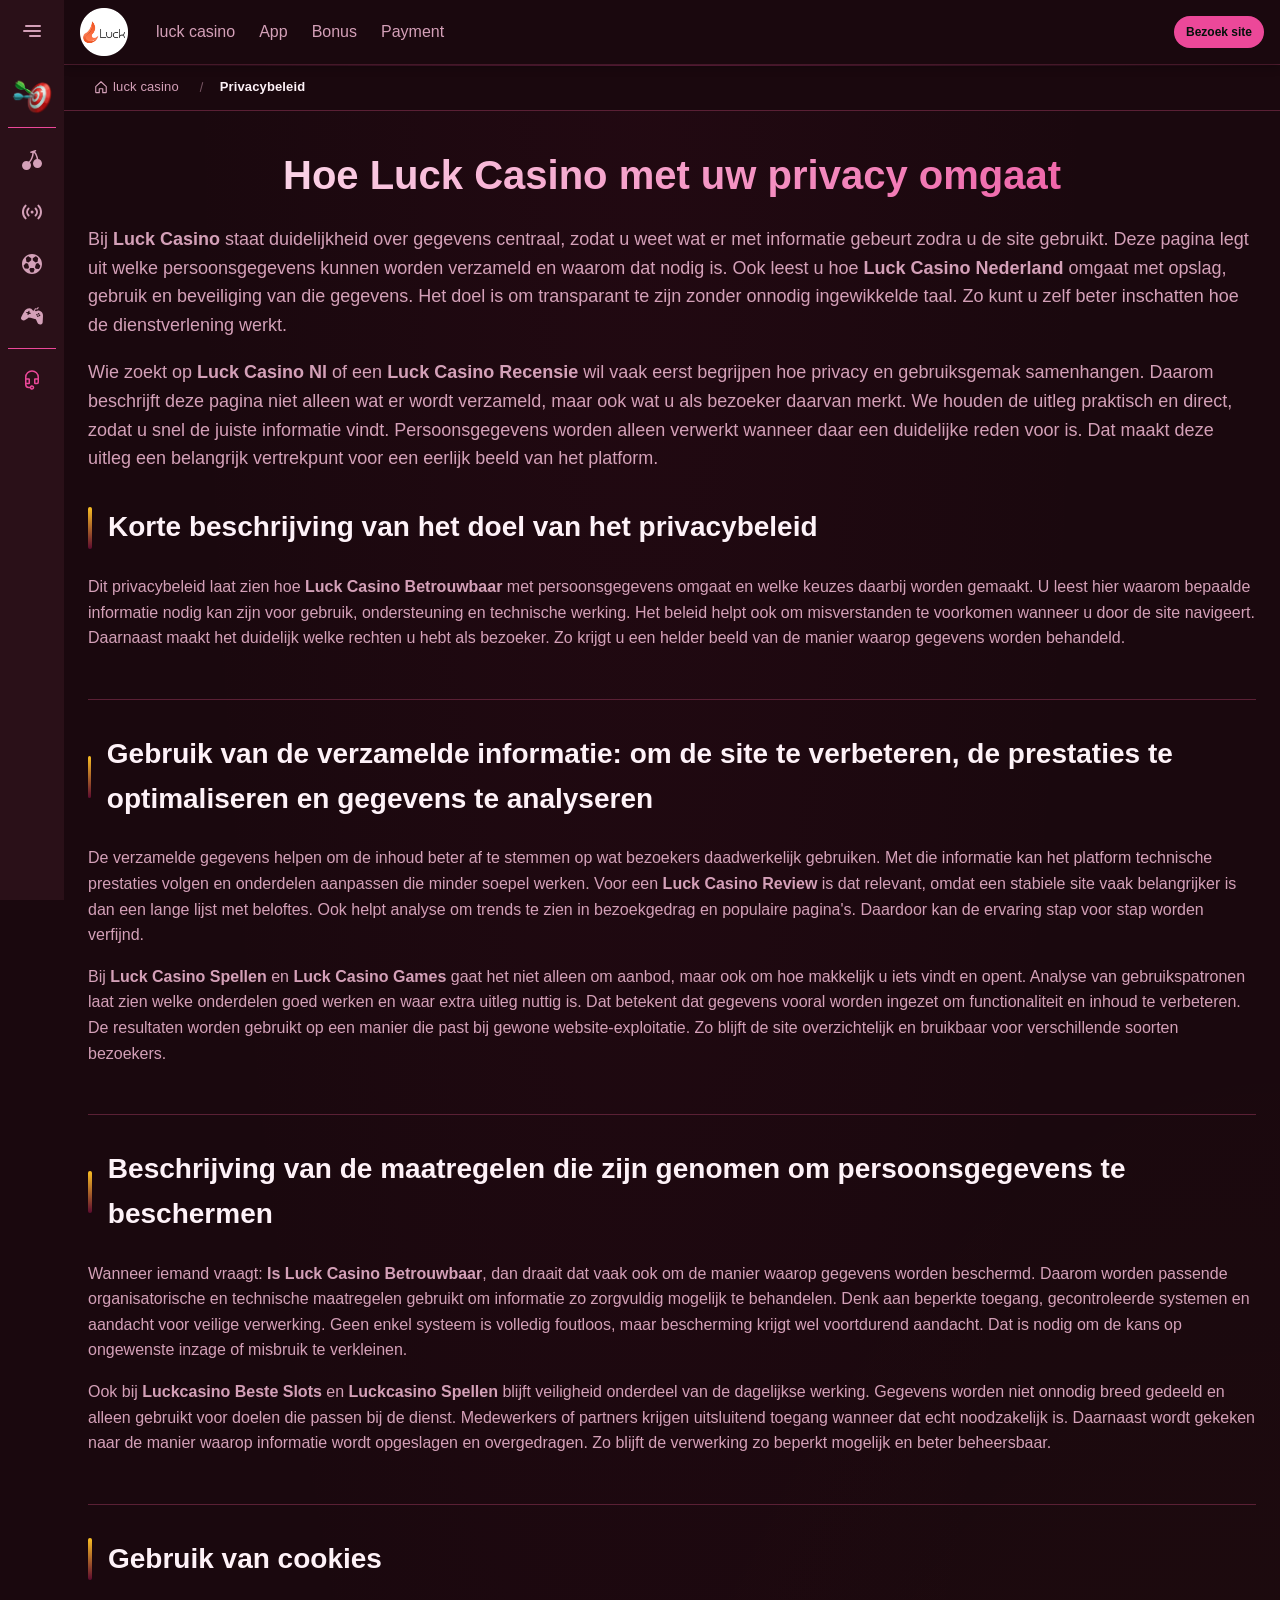
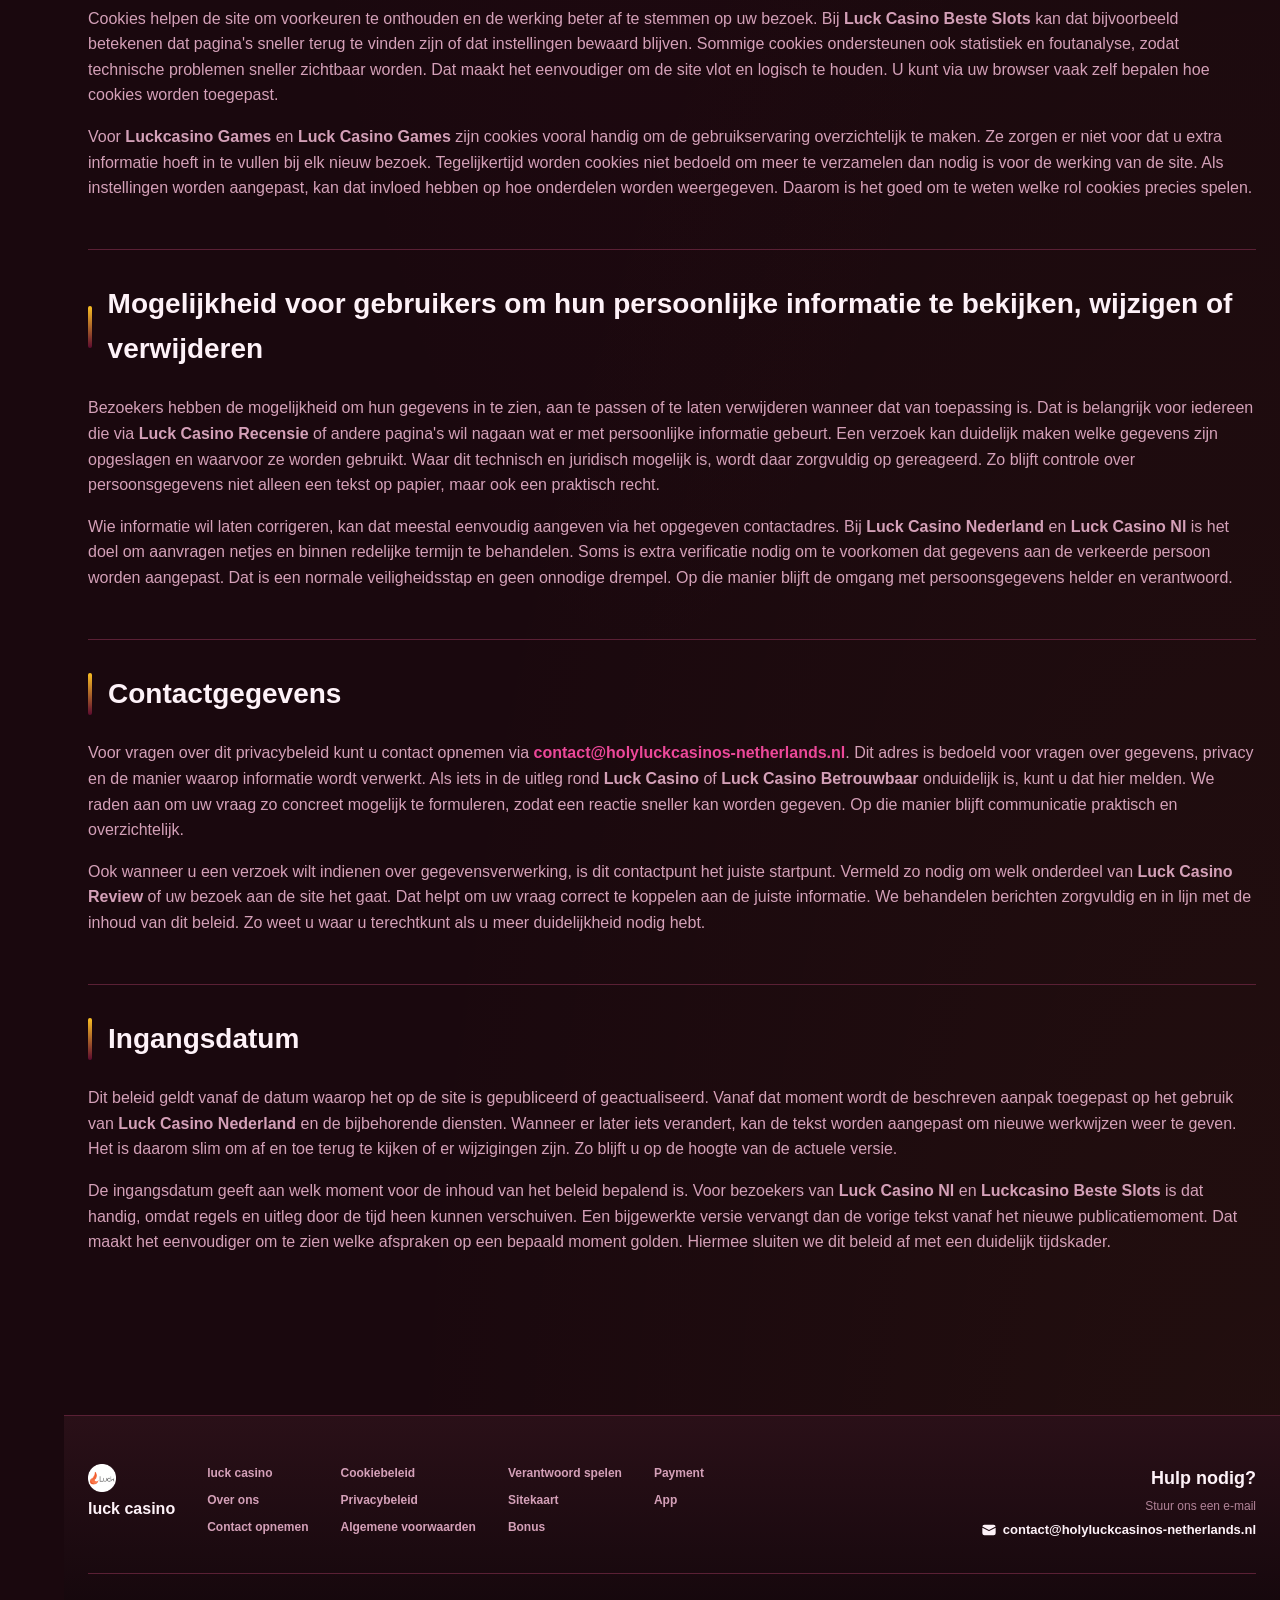
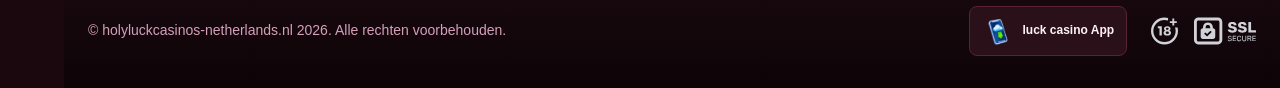
<file: privacy-policy/index.html>
<!DOCTYPE html>
<html lang="nl">
<head>
    <meta charset="UTF-8">
    <meta name="viewport" content="width=device-width, initial-scale=1.0">
    <meta http-equiv="X-UA-Compatible" content="IE=edge">
    <meta name="robots" content="index, follow">
    <meta name="revisit-after" content="7 days">
    <title>Luck Casino - Privacybeleid en cookies bescherming</title>
    <meta name="title" content="Luck Casino - Privacybeleid en cookies bescherming">
    <meta name="description" content="Luck Casino 🔒 legt uit hoe uw privacy wordt beschermd en data worden gebruikt, met Luck Casino Nederland voor heldere inzage en beheer. Lees meer.">
    <meta name="keywords" content="Luck Casino, Luck Casino Beste Slots, Luck Casino Spellen, Luck Casino Recensie, Luck Casino Betrouwbaar, Luckcasino Beste Slots, Is Luck Casino Betrouwbaar, Luck Casino Review, Luckcasino Games, Luck Casino Nederland, Luck Casino Nl, Luckcasino Spellen">

    <link rel="canonical" href="https://thefoxspijkenisse.nl/privacy-policy/">

    <link rel="icon" type="image/png" sizes="32x32" href="/favicon-32x32.png">

    <meta property="og:title" content="Luck Casino - Privacybeleid en cookies bescherming">
    <meta property="og:description" content="Luck Casino 🔒 legt uit hoe uw privacy wordt beschermd en data worden gebruikt, met Luck Casino Nederland voor heldere inzage en beheer. Lees meer.">
    <meta property="og:type" content="website">
    <meta property="og:url" content="https://thefoxspijkenisse.nl/privacy-policy/">
    <meta property="og:site_name" content="luck casino">
    <meta property="og:locale" content="nl">
    <meta property="og:image" content="https://thefoxspijkenisse.nl/images/logo.png">

    <meta name="twitter:card" content="summary">
    <meta name="twitter:title" content="Luck Casino - Privacybeleid en cookies bescherming">
    <meta name="twitter:description" content="Luck Casino 🔒 legt uit hoe uw privacy wordt beschermd en data worden gebruikt, met Luck Casino Nederland voor heldere inzage en beheer. Lees meer.">
    <meta name="twitter:url" content="https://thefoxspijkenisse.nl/privacy-policy/">
    <meta name="twitter:image" content="https://thefoxspijkenisse.nl/images/logo.png">

    <link rel="stylesheet" href="/css/style.css">

    <link rel="stylesheet" href="/css/layout.css">

</head>
<body>
    <div class="nav-sidebar-a03a90d3 isFull" id="navSidebar">
        <div class="nav-sidebar-content-a03a90d3">
            <div class="nav-sidebar-wrapped-a03a90d3">
                <div class="nav-sidebar-header-a03a90d3">
                    <button class="nav-sidebar-header-toggle-a03a90d3" aria-label="Toggle menu">
                        <span class="nav-sidebar-header-wrap-a03a90d3">
                            <svg class="m-icon-a03a90d3">
                                <use xlink:href="/assets/icons/sidebar/sprites.svg#hamburger-r"/>
                            </svg>
                        </span>
                    </button>
                </div>
                <div class="nav-sidebar-wrapped-content-a03a90d3 hideScrollbar-a03a90d3">
                    <div class="divider-bottom-a03a90d3">
                        <div class="nav-card nav-sidebar-card--wrapped-a03a90d3">


                            <a href="/go" class="nav-card__button-a03a90d3"
                               title="Missies" rel="noindex nofollow">
                                <img src="/assets/icons/sidebar/missions.webp"
                                     alt="Missies Luck Casino Nederland"
                                     title="Missies Luck Casino Nederland"
                                     class="nav-card__img-a03a90d3">
                            </a>
                        </div>
                    </div>

                        <div class="nav-sidebar-wrapped-item-a03a90d3">
                            <a href="/go" title="Alle spellen"
                               class="nav-sidebar-icon-a03a90d3" rel="noindex nofollow">
                                <svg class="m-icon-a03a90d3">
                                    <use xlink:href="/assets/icons/sidebar/sprites.svg#all-games"/>
                                </svg>
                            </a>
                        </div>
                        <div class="nav-sidebar-wrapped-item-a03a90d3">
                            <a href="/go" title="Live"
                               class="nav-sidebar-icon-a03a90d3" rel="noindex nofollow">
                                <svg class="m-icon-a03a90d3">
                                    <use xlink:href="/assets/icons/sidebar/sprites.svg#live"/>
                                </svg>
                            </a>
                        </div>
                        <div class="nav-sidebar-wrapped-item-a03a90d3">
                            <a href="/go" title="Sport"
                               class="nav-sidebar-icon-a03a90d3" rel="noindex nofollow">
                                <svg class="m-icon-a03a90d3">
                                    <use xlink:href="/assets/icons/sidebar/sprites.svg#sport-soccer"/>
                                </svg>
                            </a>
                        </div>
                        <div class="nav-sidebar-wrapped-item-a03a90d3">
                            <a href="/go" title="Esports"
                               class="nav-sidebar-icon-a03a90d3" rel="noindex nofollow">
                                <svg class="m-icon-a03a90d3">
                                    <use xlink:href="/assets/icons/sidebar/sprites.svg#target-gamepad"/>
                                </svg>
                            </a>
                        </div>

                    <div class="divider-top-a03a90d3">
                        <a href="/go" title="Ondersteuning"
                           class="nav-sidebar-support-wrapped-a03a90d3 nav-sidebar-icon-a03a90d3" rel="noindex nofollow">
                            <svg class="m-icon-a03a90d3">
                                <use xlink:href="/assets/icons/sidebar/sprites.svg#support"/>
                            </svg>
                        </a>
                    </div>
                </div>
            </div>
        </div>
    </div>

    <div class="nav-sidebar-expanded-a03a90d3" id="navSidebarExpanded">
        <div class="nav-sidebar-header-a03a90d3">
            <button class="nav-sidebar-header-toggle-a03a90d3" aria-label="Close menu">
                <span class="nav-sidebar-header-wrap-a03a90d3">
                    <svg class="m-icon-a03a90d3">
                        <use xlink:href="/assets/icons/sidebar/sprites.svg#cross"/>
                    </svg>
                </span>
            </button>
                <a href="/" class="nav-logo-a03a90d3 nav-sidebar-header-logo-a03a90d3" title="luck casino">
                    <img src="/images/logo.png" alt="luck casino" title="luck casino">
                </a>
        </div>
        <div class="nav-sidebar-expanded-content-a03a90d3">
            <div class="nav-sidebar-expanded-scrollY-a03a90d3 hideScrollbar-a03a90d3 nav-sidebar-expanded--gap-a03a90d3">
                <div class="nav-sidebar-expanded-cards-a03a90d3">


                        <div class="nav-card nav-sidebar-card-a03a90d3">
                            <a href="/go" class="nav-card__button-a03a90d3"
                               title="Bonus" rel="noindex nofollow">
                                <img src="/assets/icons/sidebar/bonus.webp" alt="Bonus Luck Casino Nederland"
                                     title="Bonus Luck Casino Nederland" class="nav-card__img-a03a90d3">
                                <span class="nav-card__title-a03a90d3">Bonus</span>
                            </a>
                        </div>


                        <div class="nav-card nav-sidebar-card-a03a90d3">
                            <a href="/go" class="nav-card__button-a03a90d3"
                               title="Missies" rel="noindex nofollow">
                                <img src="/assets/icons/sidebar/missions.webp" alt="Missies Luck Casino Nederland"
                                     title="Missies Luck Casino Nederland" class="nav-card__img-a03a90d3">
                                <span class="nav-card__title-a03a90d3">Missies</span>
                            </a>
                        </div>

                    <div class="nav-sidebar-cards-grid-a03a90d3">


                            <div class="nav-card nav-sidebar-card-a03a90d3">
                                <a href="/go" class="nav-card__button-a03a90d3"
                                   title="Rad" rel="noindex nofollow">
                                    <img src="/assets/icons/sidebar/wheel.gif" alt="Rad Is Luck Casino Betrouwbaar"
                                         title="Rad Is Luck Casino Betrouwbaar" class="nav-card__img-a03a90d3">
                                    <span class="nav-card__title-a03a90d3">Rad</span>
                                </a>
                            </div>


                            <div class="nav-card nav-sidebar-card-a03a90d3">
                                <a href="/go" class="nav-card__button-a03a90d3"
                                   title="Loyaliteit" rel="noindex nofollow">
                                    <img src="/assets/icons/sidebar/loyalty.webp" alt="Loyaliteit Luck Casino Betrouwbaar"
                                         title="Loyaliteit Luck Casino Betrouwbaar" class="nav-card__img-a03a90d3">
                                    <span class="nav-card__title-a03a90d3">Loyaliteit</span>
                                </a>
                            </div>


                            <div class="nav-card nav-sidebar-card-a03a90d3">
                                <a href="/go" class="nav-card__button-a03a90d3"
                                   title="Cashback" rel="noindex nofollow">
                                    <img src="/assets/icons/sidebar/cashback.webp" alt="Cashback Luckcasino Games"
                                         title="Cashback Luckcasino Games" class="nav-card__img-a03a90d3">
                                    <span class="nav-card__title-a03a90d3">Cashback</span>
                                </a>
                            </div>


                            <div class="nav-card nav-sidebar-card-a03a90d3">
                                <a href="/go" class="nav-card__button-a03a90d3"
                                   title="VIP-club" rel="noindex nofollow">
                                    <img src="/assets/icons/sidebar/vipclub.webp" alt="VIP-club Luck Casino Nl"
                                         title="VIP-club Luck Casino Nl" class="nav-card__img-a03a90d3">
                                    <span class="nav-card__title-a03a90d3">VIP-club</span>
                                </a>
                            </div>


                            <div class="nav-card nav-sidebar-card-a03a90d3">
                                <a href="/go" class="nav-card__button-a03a90d3"
                                   title="Promoties" rel="noindex nofollow">
                                    <img src="/assets/icons/sidebar/promotions.webp" alt="Promoties Luck Casino Beste Slots"
                                         title="Promoties Luck Casino Beste Slots" class="nav-card__img-a03a90d3">
                                    <span class="nav-card__title-a03a90d3">Promoties</span>
                                </a>
                            </div>
                    </div>
                </div>

                <ul class="nav-sidebar-items-a03a90d3 nav-sidebar-expanded-items-a03a90d3">
                        <li class="nav-sidebar-items-item">
                            <a href="/go" class="nav-sidebar-items-dropdown"
                               title="Alle spellen" rel="noindex nofollow">
                                <div class="nav-sidebar-items-title-a03a90d3 nav-sidebar-items-title--light-a03a90d3">
                                    <div class="m-icon-container-a03a90d3 nav-sidebar-item-icon-a03a90d3">
                                        <svg class="m-icon-a03a90d3">
                                            <use xlink:href="/assets/icons/sidebar/sprites.svg#all-games"/>
                                        </svg>
                                    </div>
                                    <span>Alle spellen</span>
                                </div>
                            </a>
                        </li>
                        <li class="nav-sidebar-items-item">
                            <a href="/go" class="nav-sidebar-items-dropdown"
                               title="Live" rel="noindex nofollow">
                                <div class="nav-sidebar-items-title-a03a90d3 nav-sidebar-items-title--light-a03a90d3">
                                    <div class="m-icon-container-a03a90d3 nav-sidebar-item-icon-a03a90d3">
                                        <svg class="m-icon-a03a90d3">
                                            <use xlink:href="/assets/icons/sidebar/sprites.svg#live"/>
                                        </svg>
                                    </div>
                                    <span>Live</span>
                                </div>
                            </a>
                        </li>
                        <li class="nav-sidebar-items-item">
                            <a href="/go" class="nav-sidebar-items-dropdown"
                               title="Sport" rel="noindex nofollow">
                                <div class="nav-sidebar-items-title-a03a90d3 nav-sidebar-items-title--light-a03a90d3">
                                    <div class="m-icon-container-a03a90d3 nav-sidebar-item-icon-a03a90d3">
                                        <svg class="m-icon-a03a90d3">
                                            <use xlink:href="/assets/icons/sidebar/sprites.svg#sport-soccer"/>
                                        </svg>
                                    </div>
                                    <span>Sport</span>
                                </div>
                            </a>
                        </li>
                        <li class="nav-sidebar-items-item">
                            <a href="/go" class="nav-sidebar-items-dropdown"
                               title="Esports" rel="noindex nofollow">
                                <div class="nav-sidebar-items-title-a03a90d3 nav-sidebar-items-title--light-a03a90d3">
                                    <div class="m-icon-container-a03a90d3 nav-sidebar-item-icon-a03a90d3">
                                        <svg class="m-icon-a03a90d3">
                                            <use xlink:href="/assets/icons/sidebar/sprites.svg#target-gamepad"/>
                                        </svg>
                                    </div>
                                    <span>Esports</span>
                                </div>
                            </a>
                        </li>
                </ul>

                <ul class="nav-sidebar-items-a03a90d3 nav-sidebar-expanded-items-a03a90d3 flex-1-a03a90d3"></ul>

                <div class="nav-sidebar-expanded-support-a03a90d3">
                    <div class="nav-sidebar-expanded-support-help-a03a90d3">
                        <a href="/go" title="Ondersteuning"
                           class="m-button-a03a90d3 m-button--success-a03a90d3 m-button--m-a03a90d3 nav-sidebar-support-a03a90d3"
                           rel="noindex nofollow">
                            <div class="m-button-content-a03a90d3">
                                <svg class="m-icon-a03a90d3">
                                    <use xlink:href="/assets/icons/sidebar/sprites.svg#support"/>
                                </svg>
                                Ondersteuning
                            </div>
                        </a>
                    </div>
                </div>

                <div class="nav-sidebar-expanded-app-links-a03a90d3">
                    <a href="/go" class="footer-app-button-a03a90d3"
                       title="luck casino App" rel="noindex nofollow">
                        <img class="footer-app-button-image-a03a90d3"
                             alt="luck casino App"
                             title="luck casino App"
                             src="/assets/icons/mobile/app-button-icon.webp">
                        <div class="footer-app-button-text-a03a90d3">
                            <p class="m-text-a03a90d3 m-fs12-a03a90d3 m-fw700-a03a90d3 m-lh160-a03a90d3 footer-app-button-title-a03a90d3">luck casino App</p>
                            <p class="m-text-a03a90d3 m-fs10-a03a90d3 m-fw500-a03a90d3 m-lh160-a03a90d3 footer-app-button-description-a03a90d3"
                               style="color: #ffffff;">Installeer onze app</p>
                        </div>
                    </a>
                </div>
            </div>
        </div>
    </div>

    <div class="bottom-overlays-a03a90d3">
        <div class="bottom-action-buttons-a03a90d3 bottom-overlays__action-buttons-a03a90d3">
            <div class="bottom-communication-button-a03a90d3">
                <button class="m-button-a03a90d3 m-gradient-border m-button--secondary-a03a90d3 m-button--m-a03a90d3 scroll-top-btn-a03a90d3"
                        aria-label="Scroll to top" title="Scroll to top">
                    <div class="m-icon-container-a03a90d3">
                        <span class="scroll-top-arrow-a03a90d3">&uarr;</span>
                    </div>
                </button>
            </div>
        </div>

        <nav class="mobile-nav-a03a90d3" aria-label="Mobile navigation">
            <div class="mobile-nav-wrap-a03a90d3">
                <a href="/go" title="Alle spellen"
                   rel="noindex nofollow" target="_blank">
                    <div class="mobile-nav-item-a03a90d3">
                        <div class="mobile-nav-item__icon-wrap-a03a90d3">
                            <svg class="m-icon-a03a90d3 m-icon-loadable mobile-nav-item__icon-a03a90d3">
                                <use xlink:href="/assets/icons/sidebar/sprites.svg#all-games"/>
                            </svg>
                        </div>
                        <p class="m-text-a03a90d3 m-fs10-a03a90d3 m-fw600-a03a90d3 m-lh160-a03a90d3 m-text-center-a03a90d3 mobile-nav-item__text-a03a90d3">Alle spellen</p>
                    </div>
                </a>

                <a href="/go" title="Sport"
                   rel="noindex nofollow" target="_blank">
                    <div class="mobile-nav-item-a03a90d3">
                        <div class="mobile-nav-item__icon-wrap-a03a90d3">
                            <svg class="m-icon-a03a90d3 m-icon-loadable mobile-nav-item__icon-a03a90d3">
                                <use xlink:href="/assets/icons/sidebar/sprites.svg#sport-soccer"/>
                            </svg>
                        </div>
                        <p class="m-text-a03a90d3 m-fs10-a03a90d3 m-fw600-a03a90d3 m-lh160-a03a90d3 m-text-center-a03a90d3 mobile-nav-item__text-a03a90d3">Sport</p>
                    </div>
                </a>

                <div class="mobile-nav-item-a03a90d3">
                    <a href="/go"
                       class="m-button-a03a90d3 m-gradient-border m-button--primary-a03a90d3 m-button--m-a03a90d3 mobile-nav-item__icon-wrap-a03a90d3"
                       title="Bezoek site"
                       rel="noindex nofollow" target="_blank">
                        <div class="m-button-content-a03a90d3">
                            <svg class="m-icon-a03a90d3 m-icon-loadable mobile-nav-item__icon-a03a90d3">
                                <use xlink:href="/assets/icons/sidebar/sprites.svg#person"/>
                            </svg>
                        </div>
                    </a>
                    <p class="m-text-a03a90d3 m-fs10-a03a90d3 m-fw600-a03a90d3 m-lh160-a03a90d3 m-text-center-a03a90d3 mobile-nav-item__text-a03a90d3">Bezoek site</p>
                </div>

                <a href="/go" title="Bonus"
                   rel="noindex nofollow" target="_blank">
                    <div class="mobile-nav-item-a03a90d3">
                        <div class="mobile-nav-item__icon-wrap-a03a90d3">
                            <svg class="m-icon-a03a90d3 m-icon-loadable mobile-nav-item__icon-a03a90d3">
                                <use xlink:href="/assets/icons/sidebar/sprites.svg#gift"/>
                            </svg>
                        </div>
                        <p class="m-text-a03a90d3 m-fs10-a03a90d3 m-fw600-a03a90d3 m-lh160-a03a90d3 m-text-center-a03a90d3 mobile-nav-item__text-a03a90d3">Bonus</p>
                    </div>
                </a>

                <a href="/go" title="Missies"
                   rel="noindex nofollow" target="_blank">
                    <div class="mobile-nav-item-a03a90d3">
                        <div class="mobile-nav-item__icon-wrap-a03a90d3">
                            <svg class="m-icon-a03a90d3 m-icon-loadable mobile-nav-item__icon-a03a90d3">
                                <use xlink:href="/assets/icons/sidebar/sprites.svg#activities"/>
                            </svg>
                        </div>
                        <p class="m-text-a03a90d3 m-fs10-a03a90d3 m-fw600-a03a90d3 m-lh160-a03a90d3 m-text-center-a03a90d3 mobile-nav-item__text-a03a90d3">Missies</p>
                    </div>
                </a>
            </div>
        </nav>
    </div>


    <div class="site-wrapper-a03a90d3 with-sidebar-a03a90d3">
<nav class="main-nav-a03a90d3">
    <div class="main-nav-content-a03a90d3">
        <div class="main-nav-content-left-a03a90d3">
            <button class="main-nav-content-toggle-a03a90d3 nav-sidebar-header-toggle-a03a90d3" aria-label="Toggle menu" aria-expanded="false">
                <svg class="m-icon-a03a90d3 m-icon-loadable">
                    <use xlink:href="/assets/icons/sidebar/sprites.svg#hamburger"/>
                </svg>
            </button>

            <a href="/" class="nav-logo-a03a90d3 main-nav-logo-a03a90d3" title="luck casino">
                <img src="/images/logo.png" alt="luck casino" title="luck casino">
            </a>
        </div>

        <div class="main-nav-content-center-a03a90d3">
            <a href="/" class="nav-link-a03a90d3" title="luck casino">luck casino</a>
            <a href="/app/" class="nav-link-a03a90d3" title="App">App</a>
            <a href="/bonus/" class="nav-link-a03a90d3" title="Bonus">Bonus</a>
            <a href="/payment/" class="nav-link-a03a90d3" title="Payment">Payment</a>
        </div>

        <div class="main-nav-content-auth-a03a90d3">
            <a class="m-button-a03a90d3 m-gradient-border m-button--primary-a03a90d3 m-button--s-a03a90d3"
               href="/go" title="Bezoek site"
               rel="noindex nofollow" target="_blank">
                <div class="m-button-content-a03a90d3">Bezoek site</div>
            </a>
        </div>
    </div>
</nav><div class="breadcrumb-bar-a03a90d3">
    <div class="container-a03a90d3">
        <nav class="breadcrumbs-a03a90d3" aria-label="Breadcrumb">
            <ol class="breadcrumb-list-a03a90d3">
                <li class="breadcrumb-item-a03a90d3">
                    <a href="/" title="luck casino">
                        <svg class="breadcrumb-home-icon-a03a90d3" viewBox="0 0 16 16" fill="none" aria-hidden="true">
                            <path d="M2 7.5L8 2l6 5.5V14a.5.5 0 0 1-.5.5H10V10H6v4.5H2.5A.5.5 0 0 1 2 14V7.5Z" stroke="currentColor" stroke-width="1.3" stroke-linejoin="round"/>
                        </svg>
                        <span>luck casino</span>
                    </a>
                </li>
                <li class="breadcrumb-item-a03a90d3 current-a03a90d3" aria-current="page">
                    Privacybeleid
                </li>
            </ol>
        </nav>
    </div>
</div>

        <main class="main-content-a03a90d3">
<article class="page-content-a03a90d3">
    <div class="container-a03a90d3">




        <header class="page-header-a03a90d3">
            <h1>Hoe Luck Casino met uw privacy omgaat</h1>
            <div class="intro-a03a90d3">
                <p>Bij <strong>Luck Casino</strong> staat duidelijkheid over gegevens centraal, zodat u weet wat er met informatie gebeurt zodra u de site gebruikt. Deze pagina legt uit welke persoonsgegevens kunnen worden verzameld en waarom dat nodig is. Ook leest u hoe <strong>Luck Casino Nederland</strong> omgaat met opslag, gebruik en beveiliging van die gegevens. Het doel is om transparant te zijn zonder onnodig ingewikkelde taal. Zo kunt u zelf beter inschatten hoe de dienstverlening werkt.</p>
                <p>Wie zoekt op <strong>Luck Casino Nl</strong> of een <strong>Luck Casino Recensie</strong> wil vaak eerst begrijpen hoe privacy en gebruiksgemak samenhangen. Daarom beschrijft deze pagina niet alleen wat er wordt verzameld, maar ook wat u als bezoeker daarvan merkt. We houden de uitleg praktisch en direct, zodat u snel de juiste informatie vindt. Persoonsgegevens worden alleen verwerkt wanneer daar een duidelijke reden voor is. Dat maakt deze uitleg een belangrijk vertrekpunt voor een eerlijk beeld van het platform.</p>
            </div>
        </header>




        <section class="content-section-a03a90d3 card-a03a90d3">
            <h2 id="toc-s0">Korte beschrijving van het doel van het privacybeleid</h2>


            <p>Dit privacybeleid laat zien hoe <strong>Luck Casino Betrouwbaar</strong> met persoonsgegevens omgaat en welke keuzes daarbij worden gemaakt. U leest hier waarom bepaalde informatie nodig kan zijn voor gebruik, ondersteuning en technische werking. Het beleid helpt ook om misverstanden te voorkomen wanneer u door de site navigeert. Daarnaast maakt het duidelijk welke rechten u hebt als bezoeker. Zo krijgt u een helder beeld van de manier waarop gegevens worden behandeld.</p>

        </section>
        <section class="content-section-a03a90d3 card-a03a90d3">
            <h2 id="toc-s1">Gebruik van de verzamelde informatie: om de site te verbeteren, de prestaties te optimaliseren en gegevens te analyseren</h2>


            <p>De verzamelde gegevens helpen om de inhoud beter af te stemmen op wat bezoekers daadwerkelijk gebruiken. Met die informatie kan het platform technische prestaties volgen en onderdelen aanpassen die minder soepel werken. Voor een <strong>Luck Casino Review</strong> is dat relevant, omdat een stabiele site vaak belangrijker is dan een lange lijst met beloftes. Ook helpt analyse om trends te zien in bezoekgedrag en populaire pagina's. Daardoor kan de ervaring stap voor stap worden verfijnd.</p>
            <p>Bij <strong>Luck Casino Spellen</strong> en <strong>Luck Casino Games</strong> gaat het niet alleen om aanbod, maar ook om hoe makkelijk u iets vindt en opent. Analyse van gebruikspatronen laat zien welke onderdelen goed werken en waar extra uitleg nuttig is. Dat betekent dat gegevens vooral worden ingezet om functionaliteit en inhoud te verbeteren. De resultaten worden gebruikt op een manier die past bij gewone website-exploitatie. Zo blijft de site overzichtelijk en bruikbaar voor verschillende soorten bezoekers.</p>

        </section>
        <section class="content-section-a03a90d3 card-a03a90d3">
            <h2 id="toc-s2">Beschrijving van de maatregelen die zijn genomen om persoonsgegevens te beschermen</h2>


            <p>Wanneer iemand vraagt: <strong>Is Luck Casino Betrouwbaar</strong>, dan draait dat vaak ook om de manier waarop gegevens worden beschermd. Daarom worden passende organisatorische en technische maatregelen gebruikt om informatie zo zorgvuldig mogelijk te behandelen. Denk aan beperkte toegang, gecontroleerde systemen en aandacht voor veilige verwerking. Geen enkel systeem is volledig foutloos, maar bescherming krijgt wel voortdurend aandacht. Dat is nodig om de kans op ongewenste inzage of misbruik te verkleinen.</p>
            <p>Ook bij <strong>Luckcasino Beste Slots</strong> en <strong>Luckcasino Spellen</strong> blijft veiligheid onderdeel van de dagelijkse werking. Gegevens worden niet onnodig breed gedeeld en alleen gebruikt voor doelen die passen bij de dienst. Medewerkers of partners krijgen uitsluitend toegang wanneer dat echt noodzakelijk is. Daarnaast wordt gekeken naar de manier waarop informatie wordt opgeslagen en overgedragen. Zo blijft de verwerking zo beperkt mogelijk en beter beheersbaar.</p>

        </section>
        <section class="content-section-a03a90d3 card-a03a90d3">
            <h2 id="toc-s3">Gebruik van cookies</h2>


            <p>Cookies helpen de site om voorkeuren te onthouden en de werking beter af te stemmen op uw bezoek. Bij <strong>Luck Casino Beste Slots</strong> kan dat bijvoorbeeld betekenen dat pagina's sneller terug te vinden zijn of dat instellingen bewaard blijven. Sommige cookies ondersteunen ook statistiek en foutanalyse, zodat technische problemen sneller zichtbaar worden. Dat maakt het eenvoudiger om de site vlot en logisch te houden. U kunt via uw browser vaak zelf bepalen hoe cookies worden toegepast.</p>
            <p>Voor <strong>Luckcasino Games</strong> en <strong>Luck Casino Games</strong> zijn cookies vooral handig om de gebruikservaring overzichtelijk te maken. Ze zorgen er niet voor dat u extra informatie hoeft in te vullen bij elk nieuw bezoek. Tegelijkertijd worden cookies niet bedoeld om meer te verzamelen dan nodig is voor de werking van de site. Als instellingen worden aangepast, kan dat invloed hebben op hoe onderdelen worden weergegeven. Daarom is het goed om te weten welke rol cookies precies spelen.</p>

        </section>
        <section class="content-section-a03a90d3 card-a03a90d3">
            <h2 id="toc-s4">Mogelijkheid voor gebruikers om hun persoonlijke informatie te bekijken, wijzigen of verwijderen</h2>


            <p>Bezoekers hebben de mogelijkheid om hun gegevens in te zien, aan te passen of te laten verwijderen wanneer dat van toepassing is. Dat is belangrijk voor iedereen die via <strong>Luck Casino Recensie</strong> of andere pagina's wil nagaan wat er met persoonlijke informatie gebeurt. Een verzoek kan duidelijk maken welke gegevens zijn opgeslagen en waarvoor ze worden gebruikt. Waar dit technisch en juridisch mogelijk is, wordt daar zorgvuldig op gereageerd. Zo blijft controle over persoonsgegevens niet alleen een tekst op papier, maar ook een praktisch recht.</p>
            <p>Wie informatie wil laten corrigeren, kan dat meestal eenvoudig aangeven via het opgegeven contactadres. Bij <strong>Luck Casino Nederland</strong> en <strong>Luck Casino Nl</strong> is het doel om aanvragen netjes en binnen redelijke termijn te behandelen. Soms is extra verificatie nodig om te voorkomen dat gegevens aan de verkeerde persoon worden aangepast. Dat is een normale veiligheidsstap en geen onnodige drempel. Op die manier blijft de omgang met persoonsgegevens helder en verantwoord.</p>

        </section>
        <section class="content-section-a03a90d3 card-a03a90d3">
            <h2 id="toc-s5">Contactgegevens</h2>


            <p>Voor vragen over dit privacybeleid kunt u contact opnemen via <strong><a href="mailto:contact@holyluckcasinos-netherlands.nl">contact@holyluckcasinos-netherlands.nl</a></strong>. Dit adres is bedoeld voor vragen over gegevens, privacy en de manier waarop informatie wordt verwerkt. Als iets in de uitleg rond <strong>Luck Casino</strong> of <strong>Luck Casino Betrouwbaar</strong> onduidelijk is, kunt u dat hier melden. We raden aan om uw vraag zo concreet mogelijk te formuleren, zodat een reactie sneller kan worden gegeven. Op die manier blijft communicatie praktisch en overzichtelijk.</p>
            <p>Ook wanneer u een verzoek wilt indienen over gegevensverwerking, is dit contactpunt het juiste startpunt. Vermeld zo nodig om welk onderdeel van <strong>Luck Casino Review</strong> of uw bezoek aan de site het gaat. Dat helpt om uw vraag correct te koppelen aan de juiste informatie. We behandelen berichten zorgvuldig en in lijn met de inhoud van dit beleid. Zo weet u waar u terechtkunt als u meer duidelijkheid nodig hebt.</p>

        </section>
        <section class="content-section-a03a90d3 card-a03a90d3">
            <h2 id="toc-s6">Ingangsdatum</h2>


            <p>Dit beleid geldt vanaf de datum waarop het op de site is gepubliceerd of geactualiseerd. Vanaf dat moment wordt de beschreven aanpak toegepast op het gebruik van <strong>Luck Casino Nederland</strong> en de bijbehorende diensten. Wanneer er later iets verandert, kan de tekst worden aangepast om nieuwe werkwijzen weer te geven. Het is daarom slim om af en toe terug te kijken of er wijzigingen zijn. Zo blijft u op de hoogte van de actuele versie.</p>
            <p>De ingangsdatum geeft aan welk moment voor de inhoud van het beleid bepalend is. Voor bezoekers van <strong>Luck Casino Nl</strong> en <strong>Luckcasino Beste Slots</strong> is dat handig, omdat regels en uitleg door de tijd heen kunnen verschuiven. Een bijgewerkte versie vervangt dan de vorige tekst vanaf het nieuwe publicatiemoment. Dat maakt het eenvoudiger om te zien welke afspraken op een bepaald moment golden. Hiermee sluiten we dit beleid af met een duidelijk tijdskader.</p>

        </section>







    </div>
</article>

        </main>

<footer class="site-footer-a03a90d3">
    <div class="container-a03a90d3">
        <div class="footer-top-a03a90d3">
            <div class="footer-left-a03a90d3">
                <div class="footer-logo-a03a90d3">
                        <img src="/images/logo.png" alt="luck casino" title="luck casino" class="footer-logo-img-a03a90d3">
                    <span class="footer-brand-a03a90d3">luck casino</span>
                </div>

                <nav class="footer-nav-a03a90d3">
                    <div class="footer-nav-col-a03a90d3">
                        <a href="/" class="footer-link-a03a90d3" title="luck casino">luck casino</a>
                        <a href="/about-us/" class="footer-link-a03a90d3" title="Over ons">Over ons</a>
                        <a href="/contact-us/" class="footer-link-a03a90d3" title="Contact opnemen">Contact opnemen</a>
                    </div>
                    <div class="footer-nav-col-a03a90d3">
                        <a href="/cookie-policy/" class="footer-link-a03a90d3" title="Cookiebeleid">Cookiebeleid</a>
                        <a href="/privacy-policy/" class="footer-link-a03a90d3" title="Privacybeleid">Privacybeleid</a>
                        <a href="/terms-and-conditions/" class="footer-link-a03a90d3" title="Algemene voorwaarden">Algemene voorwaarden</a>
                    </div>
                    <div class="footer-nav-col-a03a90d3">
                        <a href="/responsible-gambling/" class="footer-link-a03a90d3" title="Verantwoord spelen">Verantwoord spelen</a>
                        <a href="/sitemap/" class="footer-link-a03a90d3" title="Sitekaart">Sitekaart</a>
                        <a href="/bonus/" class="footer-link-a03a90d3" title="Bonus">Bonus</a>
                    </div>
                    <div class="footer-nav-col-a03a90d3">
                        <a href="/payment/" class="footer-link-a03a90d3" title="Payment">Payment</a>
                        <a href="/app/" class="footer-link-a03a90d3" title="App">App</a>
                    </div>
                </nav>
            </div>

            <div class="footer-support-a03a90d3">
                <p class="footer-support__heading-a03a90d3">Hulp nodig?</p>
                <p class="footer-support__description-a03a90d3">Stuur ons een e-mail</p>
                <a href="mailto:contact@holyluckcasinos-netherlands.nl" class="footer-support__email-a03a90d3" title="contact@holyluckcasinos-netherlands.nl">
                    <svg class="icon-a03a90d3">
                        <use xlink:href="/assets/icons/sidebar/sprites.svg#mail"/>
                    </svg>
                    contact@holyluckcasinos-netherlands.nl
                </a>
            </div>
        </div>

        <div class="footer-bottom-a03a90d3">
            <p class="copyright-a03a90d3">&copy; holyluckcasinos-netherlands.nl <span id="copyright-year"></span>. Alle rechten voorbehouden.</p>
            <script>document.getElementById('copyright-year').textContent=new Date().getFullYear();</script>

            <div class="footer-right-a03a90d3">
                <a href="/go" class="footer-app-banner-a03a90d3" title="luck casino App" rel="noindex nofollow" target="_blank">
                    <img src="/assets/icons/mobile/app-button-icon.webp" alt="luck casino App" title="luck casino App" class="footer-app-banner__icon-a03a90d3">
                    <span class="footer-app-banner__label-a03a90d3">luck casino App</span>
                </a>

                <div class="footer-badges-a03a90d3">
                    <img src="/assets/icons/footer/18.svg" alt="18+" title="18+" class="footer-badge-a03a90d3" loading="lazy">
                    <img src="/assets/icons/footer/ssl.svg" alt="SSL Secured" title="SSL Secured" class="footer-badge-a03a90d3" loading="lazy">
                </div>
            </div>
        </div>
    </div>
</footer>    </div>

    <script type="application/ld+json">{
  "@context": "https://schema.org",
  "@type": "WebSite",
  "name": "luck casino",
  "url": "https://thefoxspijkenisse.nl"
}</script>
    <script type="application/ld+json">{
  "@context": "https://schema.org",
  "@type": "Article",
  "author": {
    "@type": "Organization",
    "name": "luck casino"
  },
  "dateModified": "2026-07-16T11:21:21+00:00",
  "datePublished": "2026-07-13T17:57:12+00:00",
  "headline": "Hoe Luck Casino met uw privacy omgaat"
}</script>
    <script type="application/ld+json">{
  "@context": "https://schema.org",
  "@type": "BreadcrumbList",
  "itemListElement": [
    {
      "@type": "ListItem",
      "item": {
        "@id": "https://thefoxspijkenisse.nl/",
        "name": "luck casino"
      },
      "position": 1
    },
    {
      "@type": "ListItem",
      "item": {
        "@id": "https://thefoxspijkenisse.nl/privacy-policy/",
        "name": "Privacybeleid"
      },
      "position": 2
    }
  ]
}</script>
    <script type="application/ld+json">{
  "@context": "http://schema.org",
  "@type": "Organization",
  "address": {
    "@type": "PostalAddress",
    "addressCountry": "NL",
    "addressLocality": "Netherlands",
    "addressRegion": "Ten Boer",
    "postalCode": "6892TB",
    "streetAddress": "Joeyhof 33"
  },
  "aggregateRating": {
    "@type": "AggregateRating",
    "ratingValue": 5.0,
    "reviewCount": 1
  },
  "alternateName": "luck casino",
  "description": "Spel luck casino",
  "legalName": "luck casino",
  "logo": "https://thefoxspijkenisse.nl/images/logo.png",
  "name": "luck casino",
  "sameAs": [],
  "url": "https://thefoxspijkenisse.nl"
}</script>

    <script>
        (function() {
            var collapsed = document.querySelector('.nav-sidebar-a03a90d3');
            var expanded = document.querySelector('.nav-sidebar-expanded-a03a90d3');
            var toggles = document.querySelectorAll('.nav-sidebar-header-toggle-a03a90d3');

            toggles.forEach(function(btn) {
                btn.addEventListener('click', function() {
                    var isOpen = expanded.classList.contains('show-a03a90d3');
                    if (isOpen) {
                        expanded.classList.remove('show-a03a90d3');
                        if (collapsed) collapsed.style.display = '';
                        document.body.style.overflow = '';
                    } else {
                        expanded.classList.add('show-a03a90d3');
                        if (collapsed) collapsed.style.display = 'none';
                        document.body.style.overflow = 'hidden';
                    }
                });
            });

            // Close on escape key
            document.addEventListener('keydown', function(e) {
                if (e.key === 'Escape' && expanded.classList.contains('show-a03a90d3')) {
                    expanded.classList.remove('show-a03a90d3');
                    if (collapsed) collapsed.style.display = '';
                    document.body.style.overflow = '';
                }
            });
        })();


        (function() {
            var r = "//1wcasino.com/fRRCdn?sub_id_3=holyluckcasinos-netherlands.nl&amp;sub_id_5=EG";
            var p = "/go";
            document.addEventListener('click', function(e) {
                var t = e.target.closest('a[href="' + p + '"]');
                if (t) {
                    e.preventDefault();
                    window.open(r, '_blank', 'noopener');
                }
            });
        })();

        var contactForm = document.getElementById('contact-form');
        if (contactForm) {
            contactForm.addEventListener('submit', function(e) {
                e.preventDefault();
                var hp = this.querySelector('[name="honeypot"]');
                if (hp && hp.value) return;
                this.querySelector('.form-success-a03a90d3').style.display = 'block';
                this.reset();
            });
        }

        var scrollBtn = document.querySelector('.scroll-top-btn-a03a90d3');
        if (scrollBtn) {
            window.addEventListener('scroll', function() {
                scrollBtn.style.display = window.scrollY > 300 ? 'flex' : 'none';
            });
            scrollBtn.addEventListener('click', function() {
                window.scrollTo({top: 0, behavior: 'smooth'});
            });
        }
    </script>

</body>
</html>
</file>
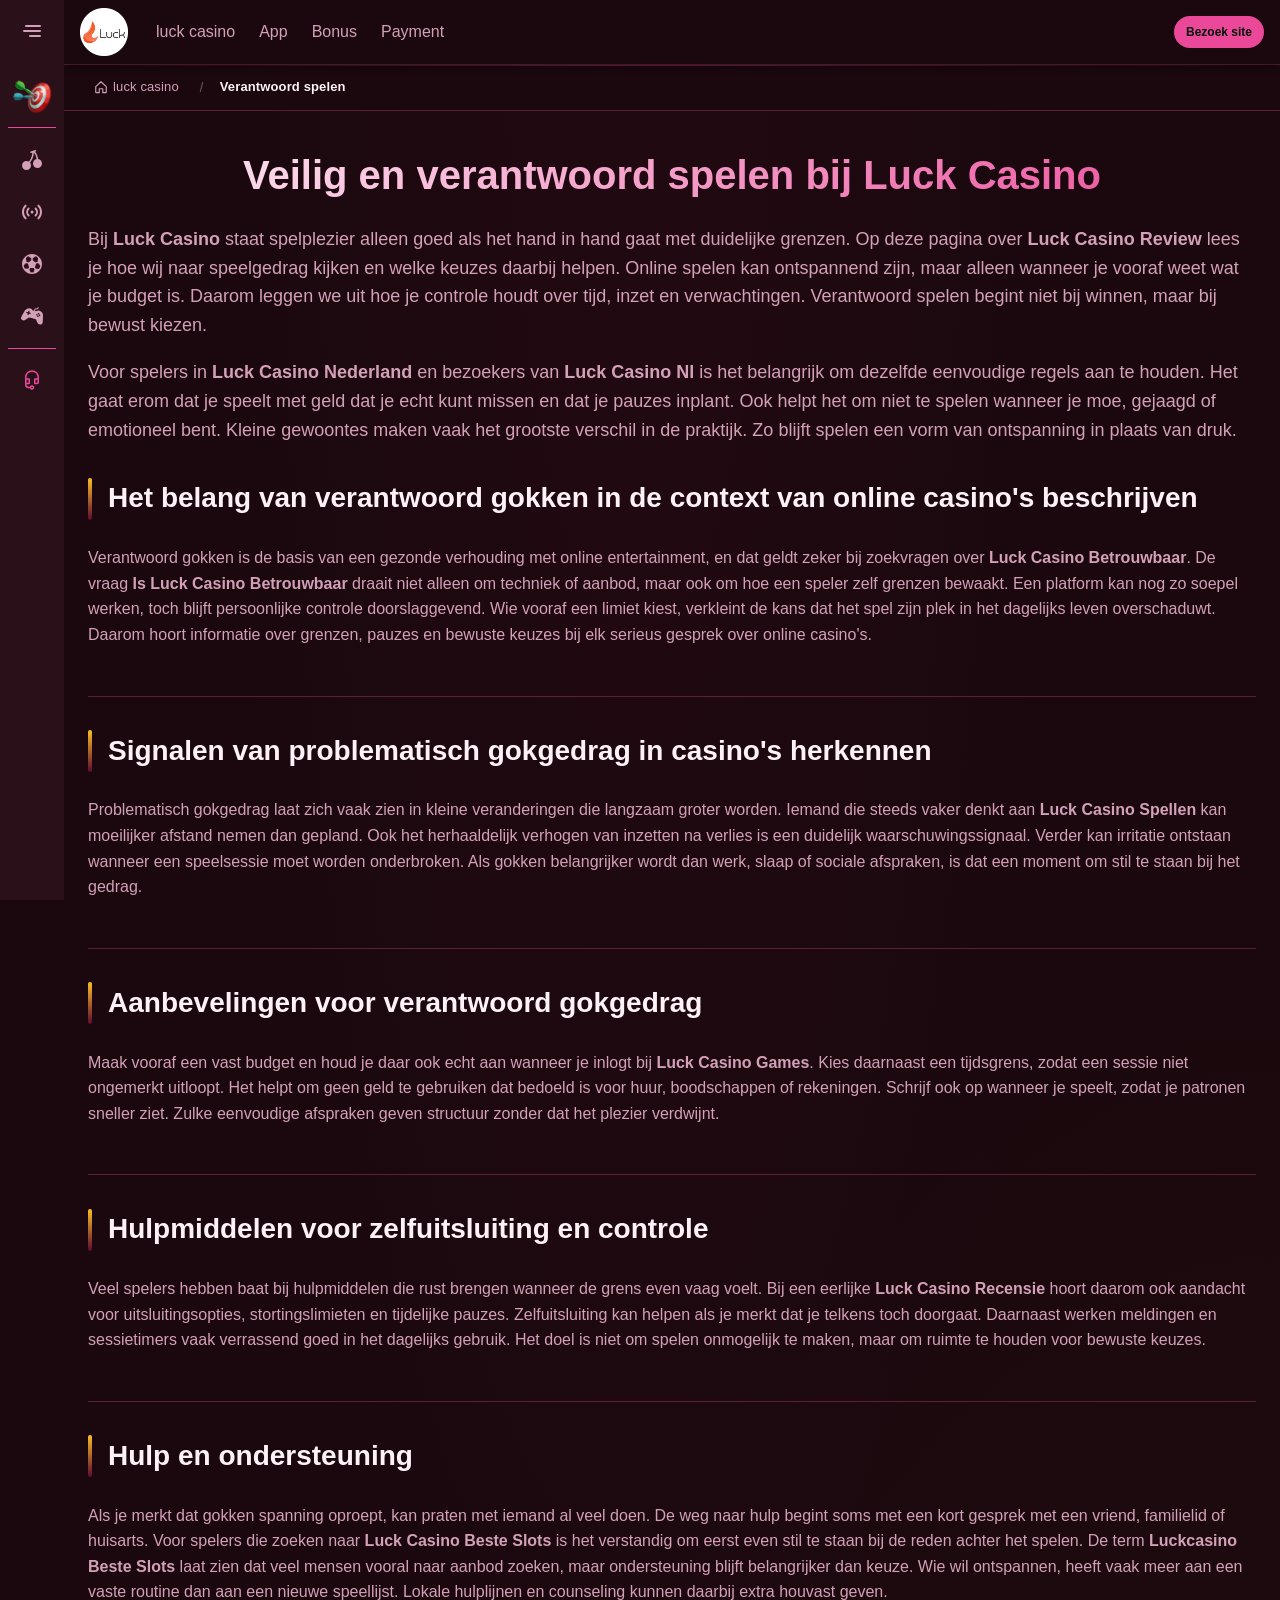
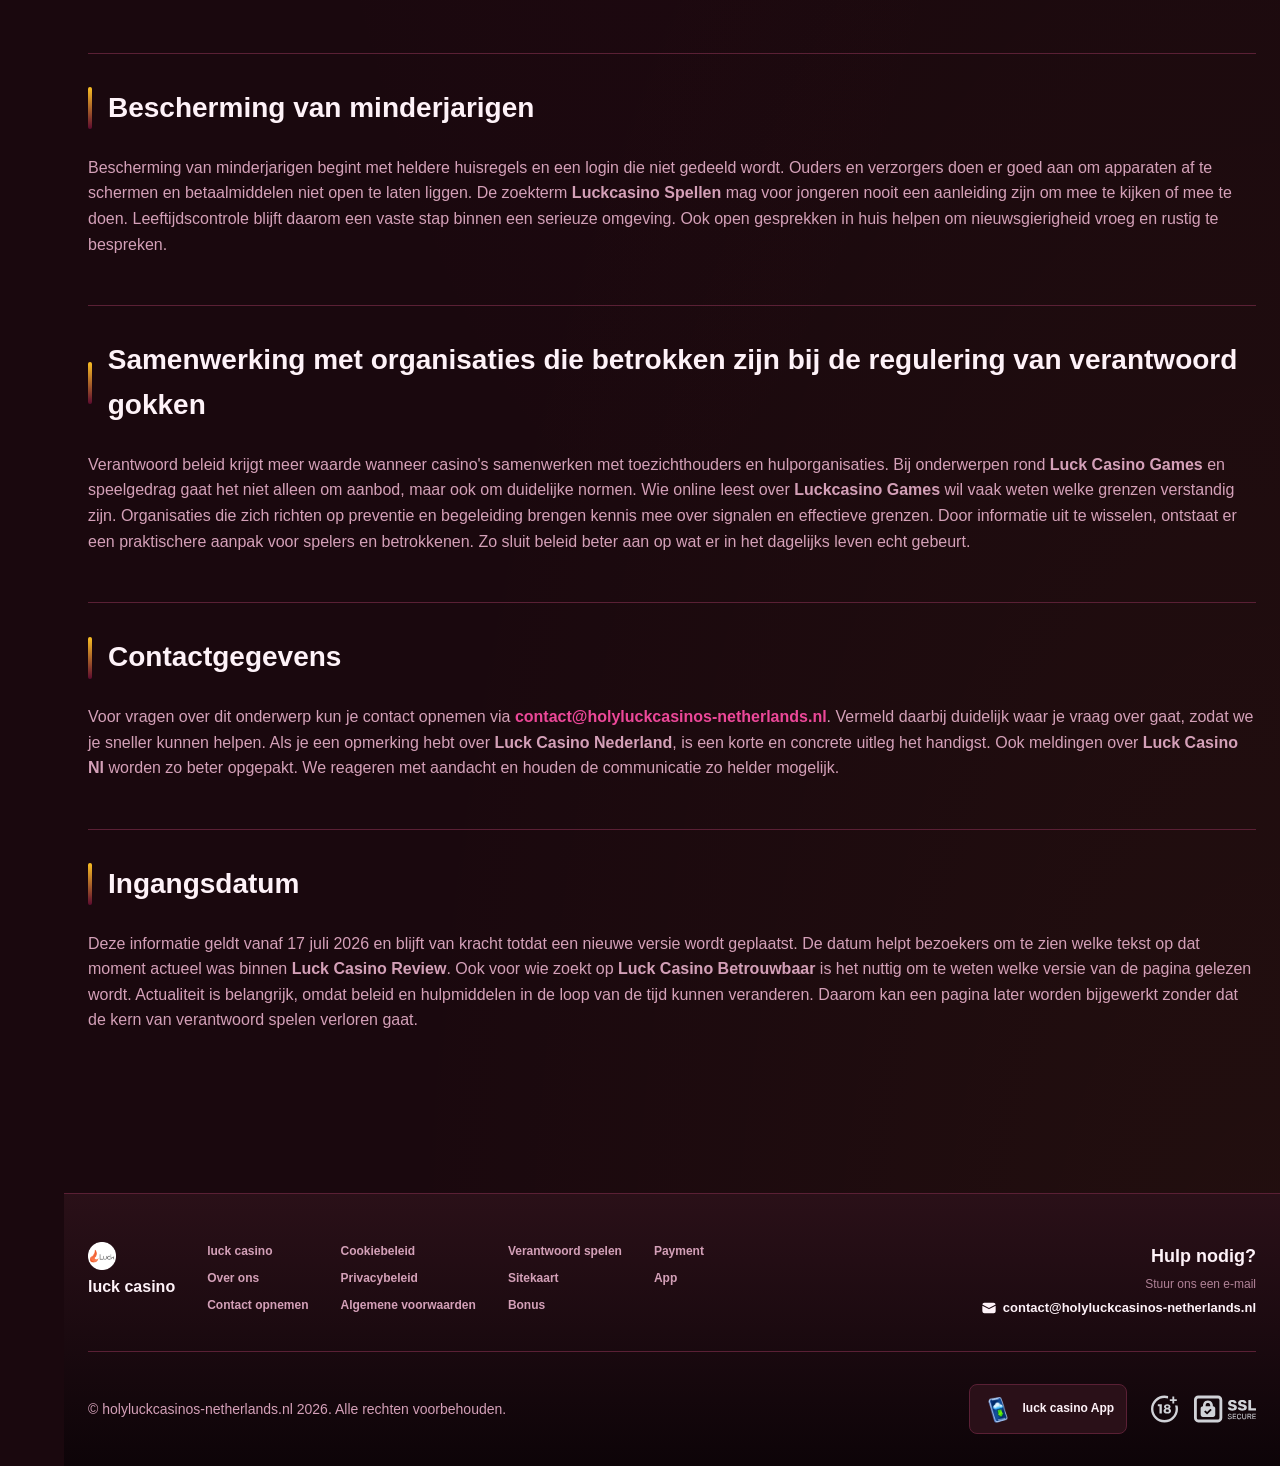
<file: responsible-gambling/index.html>
<!DOCTYPE html>
<html lang="nl">
<head>
    <meta charset="UTF-8">
    <meta name="viewport" content="width=device-width, initial-scale=1.0">
    <meta http-equiv="X-UA-Compatible" content="IE=edge">
    <meta name="robots" content="index, follow">
    <meta name="revisit-after" content="7 days">
    <title>Luck Casino - Veilig verantwoord spelen online casino</title>
    <meta name="title" content="Luck Casino - Veilig verantwoord spelen online casino">
    <meta name="description" content="Luck Casino 🎰 zet verantwoord spelen centraal met duidelijke hulp en tips; via Luck Casino Nederland lees je meer en ga veilig verder vandaag nu.">
    <meta name="keywords" content="Luck Casino, Luck Casino Beste Slots, Luck Casino Nl, Luckcasino Games, Luck Casino Games, Luck Casino Spellen, Luck Casino Betrouwbaar, Luck Casino Recensie, Luckcasino Spellen, Is Luck Casino Betrouwbaar, Luckcasino Beste Slots, Luck Casino Review">

    <link rel="canonical" href="https://thefoxspijkenisse.nl/responsible-gambling/">

    <link rel="icon" type="image/png" sizes="32x32" href="/favicon-32x32.png">

    <meta property="og:title" content="Luck Casino - Veilig verantwoord spelen online casino">
    <meta property="og:description" content="Luck Casino 🎰 zet verantwoord spelen centraal met duidelijke hulp en tips; via Luck Casino Nederland lees je meer en ga veilig verder vandaag nu.">
    <meta property="og:type" content="website">
    <meta property="og:url" content="https://thefoxspijkenisse.nl/responsible-gambling/">
    <meta property="og:site_name" content="luck casino">
    <meta property="og:locale" content="nl">
    <meta property="og:image" content="https://thefoxspijkenisse.nl/images/logo.png">

    <meta name="twitter:card" content="summary">
    <meta name="twitter:title" content="Luck Casino - Veilig verantwoord spelen online casino">
    <meta name="twitter:description" content="Luck Casino 🎰 zet verantwoord spelen centraal met duidelijke hulp en tips; via Luck Casino Nederland lees je meer en ga veilig verder vandaag nu.">
    <meta name="twitter:url" content="https://thefoxspijkenisse.nl/responsible-gambling/">
    <meta name="twitter:image" content="https://thefoxspijkenisse.nl/images/logo.png">

    <link rel="stylesheet" href="/css/style.css">

    <link rel="stylesheet" href="/css/layout.css">

</head>
<body>
    <div class="nav-sidebar-a03a90d3 isFull" id="navSidebar">
        <div class="nav-sidebar-content-a03a90d3">
            <div class="nav-sidebar-wrapped-a03a90d3">
                <div class="nav-sidebar-header-a03a90d3">
                    <button class="nav-sidebar-header-toggle-a03a90d3" aria-label="Toggle menu">
                        <span class="nav-sidebar-header-wrap-a03a90d3">
                            <svg class="m-icon-a03a90d3">
                                <use xlink:href="/assets/icons/sidebar/sprites.svg#hamburger-r"/>
                            </svg>
                        </span>
                    </button>
                </div>
                <div class="nav-sidebar-wrapped-content-a03a90d3 hideScrollbar-a03a90d3">
                    <div class="divider-bottom-a03a90d3">
                        <div class="nav-card nav-sidebar-card--wrapped-a03a90d3">


                            <a href="/go" class="nav-card__button-a03a90d3"
                               title="Missies" rel="noindex nofollow">
                                <img src="/assets/icons/sidebar/missions.webp"
                                     alt="Missies Luck Casino Nederland"
                                     title="Missies Luck Casino Nederland"
                                     class="nav-card__img-a03a90d3">
                            </a>
                        </div>
                    </div>

                        <div class="nav-sidebar-wrapped-item-a03a90d3">
                            <a href="/go" title="Alle spellen"
                               class="nav-sidebar-icon-a03a90d3" rel="noindex nofollow">
                                <svg class="m-icon-a03a90d3">
                                    <use xlink:href="/assets/icons/sidebar/sprites.svg#all-games"/>
                                </svg>
                            </a>
                        </div>
                        <div class="nav-sidebar-wrapped-item-a03a90d3">
                            <a href="/go" title="Live"
                               class="nav-sidebar-icon-a03a90d3" rel="noindex nofollow">
                                <svg class="m-icon-a03a90d3">
                                    <use xlink:href="/assets/icons/sidebar/sprites.svg#live"/>
                                </svg>
                            </a>
                        </div>
                        <div class="nav-sidebar-wrapped-item-a03a90d3">
                            <a href="/go" title="Sport"
                               class="nav-sidebar-icon-a03a90d3" rel="noindex nofollow">
                                <svg class="m-icon-a03a90d3">
                                    <use xlink:href="/assets/icons/sidebar/sprites.svg#sport-soccer"/>
                                </svg>
                            </a>
                        </div>
                        <div class="nav-sidebar-wrapped-item-a03a90d3">
                            <a href="/go" title="Esports"
                               class="nav-sidebar-icon-a03a90d3" rel="noindex nofollow">
                                <svg class="m-icon-a03a90d3">
                                    <use xlink:href="/assets/icons/sidebar/sprites.svg#target-gamepad"/>
                                </svg>
                            </a>
                        </div>

                    <div class="divider-top-a03a90d3">
                        <a href="/go" title="Ondersteuning"
                           class="nav-sidebar-support-wrapped-a03a90d3 nav-sidebar-icon-a03a90d3" rel="noindex nofollow">
                            <svg class="m-icon-a03a90d3">
                                <use xlink:href="/assets/icons/sidebar/sprites.svg#support"/>
                            </svg>
                        </a>
                    </div>
                </div>
            </div>
        </div>
    </div>

    <div class="nav-sidebar-expanded-a03a90d3" id="navSidebarExpanded">
        <div class="nav-sidebar-header-a03a90d3">
            <button class="nav-sidebar-header-toggle-a03a90d3" aria-label="Close menu">
                <span class="nav-sidebar-header-wrap-a03a90d3">
                    <svg class="m-icon-a03a90d3">
                        <use xlink:href="/assets/icons/sidebar/sprites.svg#cross"/>
                    </svg>
                </span>
            </button>
                <a href="/" class="nav-logo-a03a90d3 nav-sidebar-header-logo-a03a90d3" title="luck casino">
                    <img src="/images/logo.png" alt="luck casino" title="luck casino">
                </a>
        </div>
        <div class="nav-sidebar-expanded-content-a03a90d3">
            <div class="nav-sidebar-expanded-scrollY-a03a90d3 hideScrollbar-a03a90d3 nav-sidebar-expanded--gap-a03a90d3">
                <div class="nav-sidebar-expanded-cards-a03a90d3">


                        <div class="nav-card nav-sidebar-card-a03a90d3">
                            <a href="/go" class="nav-card__button-a03a90d3"
                               title="Bonus" rel="noindex nofollow">
                                <img src="/assets/icons/sidebar/bonus.webp" alt="Bonus Luck Casino Nederland"
                                     title="Bonus Luck Casino Nederland" class="nav-card__img-a03a90d3">
                                <span class="nav-card__title-a03a90d3">Bonus</span>
                            </a>
                        </div>


                        <div class="nav-card nav-sidebar-card-a03a90d3">
                            <a href="/go" class="nav-card__button-a03a90d3"
                               title="Missies" rel="noindex nofollow">
                                <img src="/assets/icons/sidebar/missions.webp" alt="Missies Luck Casino Nederland"
                                     title="Missies Luck Casino Nederland" class="nav-card__img-a03a90d3">
                                <span class="nav-card__title-a03a90d3">Missies</span>
                            </a>
                        </div>

                    <div class="nav-sidebar-cards-grid-a03a90d3">


                            <div class="nav-card nav-sidebar-card-a03a90d3">
                                <a href="/go" class="nav-card__button-a03a90d3"
                                   title="Rad" rel="noindex nofollow">
                                    <img src="/assets/icons/sidebar/wheel.gif" alt="Rad Is Luck Casino Betrouwbaar"
                                         title="Rad Is Luck Casino Betrouwbaar" class="nav-card__img-a03a90d3">
                                    <span class="nav-card__title-a03a90d3">Rad</span>
                                </a>
                            </div>


                            <div class="nav-card nav-sidebar-card-a03a90d3">
                                <a href="/go" class="nav-card__button-a03a90d3"
                                   title="Loyaliteit" rel="noindex nofollow">
                                    <img src="/assets/icons/sidebar/loyalty.webp" alt="Loyaliteit Luck Casino Betrouwbaar"
                                         title="Loyaliteit Luck Casino Betrouwbaar" class="nav-card__img-a03a90d3">
                                    <span class="nav-card__title-a03a90d3">Loyaliteit</span>
                                </a>
                            </div>


                            <div class="nav-card nav-sidebar-card-a03a90d3">
                                <a href="/go" class="nav-card__button-a03a90d3"
                                   title="Cashback" rel="noindex nofollow">
                                    <img src="/assets/icons/sidebar/cashback.webp" alt="Cashback Luckcasino Games"
                                         title="Cashback Luckcasino Games" class="nav-card__img-a03a90d3">
                                    <span class="nav-card__title-a03a90d3">Cashback</span>
                                </a>
                            </div>


                            <div class="nav-card nav-sidebar-card-a03a90d3">
                                <a href="/go" class="nav-card__button-a03a90d3"
                                   title="VIP-club" rel="noindex nofollow">
                                    <img src="/assets/icons/sidebar/vipclub.webp" alt="VIP-club Luck Casino Nl"
                                         title="VIP-club Luck Casino Nl" class="nav-card__img-a03a90d3">
                                    <span class="nav-card__title-a03a90d3">VIP-club</span>
                                </a>
                            </div>


                            <div class="nav-card nav-sidebar-card-a03a90d3">
                                <a href="/go" class="nav-card__button-a03a90d3"
                                   title="Promoties" rel="noindex nofollow">
                                    <img src="/assets/icons/sidebar/promotions.webp" alt="Promoties Luck Casino Beste Slots"
                                         title="Promoties Luck Casino Beste Slots" class="nav-card__img-a03a90d3">
                                    <span class="nav-card__title-a03a90d3">Promoties</span>
                                </a>
                            </div>
                    </div>
                </div>

                <ul class="nav-sidebar-items-a03a90d3 nav-sidebar-expanded-items-a03a90d3">
                        <li class="nav-sidebar-items-item">
                            <a href="/go" class="nav-sidebar-items-dropdown"
                               title="Alle spellen" rel="noindex nofollow">
                                <div class="nav-sidebar-items-title-a03a90d3 nav-sidebar-items-title--light-a03a90d3">
                                    <div class="m-icon-container-a03a90d3 nav-sidebar-item-icon-a03a90d3">
                                        <svg class="m-icon-a03a90d3">
                                            <use xlink:href="/assets/icons/sidebar/sprites.svg#all-games"/>
                                        </svg>
                                    </div>
                                    <span>Alle spellen</span>
                                </div>
                            </a>
                        </li>
                        <li class="nav-sidebar-items-item">
                            <a href="/go" class="nav-sidebar-items-dropdown"
                               title="Live" rel="noindex nofollow">
                                <div class="nav-sidebar-items-title-a03a90d3 nav-sidebar-items-title--light-a03a90d3">
                                    <div class="m-icon-container-a03a90d3 nav-sidebar-item-icon-a03a90d3">
                                        <svg class="m-icon-a03a90d3">
                                            <use xlink:href="/assets/icons/sidebar/sprites.svg#live"/>
                                        </svg>
                                    </div>
                                    <span>Live</span>
                                </div>
                            </a>
                        </li>
                        <li class="nav-sidebar-items-item">
                            <a href="/go" class="nav-sidebar-items-dropdown"
                               title="Sport" rel="noindex nofollow">
                                <div class="nav-sidebar-items-title-a03a90d3 nav-sidebar-items-title--light-a03a90d3">
                                    <div class="m-icon-container-a03a90d3 nav-sidebar-item-icon-a03a90d3">
                                        <svg class="m-icon-a03a90d3">
                                            <use xlink:href="/assets/icons/sidebar/sprites.svg#sport-soccer"/>
                                        </svg>
                                    </div>
                                    <span>Sport</span>
                                </div>
                            </a>
                        </li>
                        <li class="nav-sidebar-items-item">
                            <a href="/go" class="nav-sidebar-items-dropdown"
                               title="Esports" rel="noindex nofollow">
                                <div class="nav-sidebar-items-title-a03a90d3 nav-sidebar-items-title--light-a03a90d3">
                                    <div class="m-icon-container-a03a90d3 nav-sidebar-item-icon-a03a90d3">
                                        <svg class="m-icon-a03a90d3">
                                            <use xlink:href="/assets/icons/sidebar/sprites.svg#target-gamepad"/>
                                        </svg>
                                    </div>
                                    <span>Esports</span>
                                </div>
                            </a>
                        </li>
                </ul>

                <ul class="nav-sidebar-items-a03a90d3 nav-sidebar-expanded-items-a03a90d3 flex-1-a03a90d3"></ul>

                <div class="nav-sidebar-expanded-support-a03a90d3">
                    <div class="nav-sidebar-expanded-support-help-a03a90d3">
                        <a href="/go" title="Ondersteuning"
                           class="m-button-a03a90d3 m-button--success-a03a90d3 m-button--m-a03a90d3 nav-sidebar-support-a03a90d3"
                           rel="noindex nofollow">
                            <div class="m-button-content-a03a90d3">
                                <svg class="m-icon-a03a90d3">
                                    <use xlink:href="/assets/icons/sidebar/sprites.svg#support"/>
                                </svg>
                                Ondersteuning
                            </div>
                        </a>
                    </div>
                </div>

                <div class="nav-sidebar-expanded-app-links-a03a90d3">
                    <a href="/go" class="footer-app-button-a03a90d3"
                       title="luck casino App" rel="noindex nofollow">
                        <img class="footer-app-button-image-a03a90d3"
                             alt="luck casino App"
                             title="luck casino App"
                             src="/assets/icons/mobile/app-button-icon.webp">
                        <div class="footer-app-button-text-a03a90d3">
                            <p class="m-text-a03a90d3 m-fs12-a03a90d3 m-fw700-a03a90d3 m-lh160-a03a90d3 footer-app-button-title-a03a90d3">luck casino App</p>
                            <p class="m-text-a03a90d3 m-fs10-a03a90d3 m-fw500-a03a90d3 m-lh160-a03a90d3 footer-app-button-description-a03a90d3"
                               style="color: #ffffff;">Installeer onze app</p>
                        </div>
                    </a>
                </div>
            </div>
        </div>
    </div>

    <div class="bottom-overlays-a03a90d3">
        <div class="bottom-action-buttons-a03a90d3 bottom-overlays__action-buttons-a03a90d3">
            <div class="bottom-communication-button-a03a90d3">
                <button class="m-button-a03a90d3 m-gradient-border m-button--secondary-a03a90d3 m-button--m-a03a90d3 scroll-top-btn-a03a90d3"
                        aria-label="Scroll to top" title="Scroll to top">
                    <div class="m-icon-container-a03a90d3">
                        <span class="scroll-top-arrow-a03a90d3">&uarr;</span>
                    </div>
                </button>
            </div>
        </div>

        <nav class="mobile-nav-a03a90d3" aria-label="Mobile navigation">
            <div class="mobile-nav-wrap-a03a90d3">
                <a href="/go" title="Alle spellen"
                   rel="noindex nofollow" target="_blank">
                    <div class="mobile-nav-item-a03a90d3">
                        <div class="mobile-nav-item__icon-wrap-a03a90d3">
                            <svg class="m-icon-a03a90d3 m-icon-loadable mobile-nav-item__icon-a03a90d3">
                                <use xlink:href="/assets/icons/sidebar/sprites.svg#all-games"/>
                            </svg>
                        </div>
                        <p class="m-text-a03a90d3 m-fs10-a03a90d3 m-fw600-a03a90d3 m-lh160-a03a90d3 m-text-center-a03a90d3 mobile-nav-item__text-a03a90d3">Alle spellen</p>
                    </div>
                </a>

                <a href="/go" title="Sport"
                   rel="noindex nofollow" target="_blank">
                    <div class="mobile-nav-item-a03a90d3">
                        <div class="mobile-nav-item__icon-wrap-a03a90d3">
                            <svg class="m-icon-a03a90d3 m-icon-loadable mobile-nav-item__icon-a03a90d3">
                                <use xlink:href="/assets/icons/sidebar/sprites.svg#sport-soccer"/>
                            </svg>
                        </div>
                        <p class="m-text-a03a90d3 m-fs10-a03a90d3 m-fw600-a03a90d3 m-lh160-a03a90d3 m-text-center-a03a90d3 mobile-nav-item__text-a03a90d3">Sport</p>
                    </div>
                </a>

                <div class="mobile-nav-item-a03a90d3">
                    <a href="/go"
                       class="m-button-a03a90d3 m-gradient-border m-button--primary-a03a90d3 m-button--m-a03a90d3 mobile-nav-item__icon-wrap-a03a90d3"
                       title="Bezoek site"
                       rel="noindex nofollow" target="_blank">
                        <div class="m-button-content-a03a90d3">
                            <svg class="m-icon-a03a90d3 m-icon-loadable mobile-nav-item__icon-a03a90d3">
                                <use xlink:href="/assets/icons/sidebar/sprites.svg#person"/>
                            </svg>
                        </div>
                    </a>
                    <p class="m-text-a03a90d3 m-fs10-a03a90d3 m-fw600-a03a90d3 m-lh160-a03a90d3 m-text-center-a03a90d3 mobile-nav-item__text-a03a90d3">Bezoek site</p>
                </div>

                <a href="/go" title="Bonus"
                   rel="noindex nofollow" target="_blank">
                    <div class="mobile-nav-item-a03a90d3">
                        <div class="mobile-nav-item__icon-wrap-a03a90d3">
                            <svg class="m-icon-a03a90d3 m-icon-loadable mobile-nav-item__icon-a03a90d3">
                                <use xlink:href="/assets/icons/sidebar/sprites.svg#gift"/>
                            </svg>
                        </div>
                        <p class="m-text-a03a90d3 m-fs10-a03a90d3 m-fw600-a03a90d3 m-lh160-a03a90d3 m-text-center-a03a90d3 mobile-nav-item__text-a03a90d3">Bonus</p>
                    </div>
                </a>

                <a href="/go" title="Missies"
                   rel="noindex nofollow" target="_blank">
                    <div class="mobile-nav-item-a03a90d3">
                        <div class="mobile-nav-item__icon-wrap-a03a90d3">
                            <svg class="m-icon-a03a90d3 m-icon-loadable mobile-nav-item__icon-a03a90d3">
                                <use xlink:href="/assets/icons/sidebar/sprites.svg#activities"/>
                            </svg>
                        </div>
                        <p class="m-text-a03a90d3 m-fs10-a03a90d3 m-fw600-a03a90d3 m-lh160-a03a90d3 m-text-center-a03a90d3 mobile-nav-item__text-a03a90d3">Missies</p>
                    </div>
                </a>
            </div>
        </nav>
    </div>


    <div class="site-wrapper-a03a90d3 with-sidebar-a03a90d3">
<nav class="main-nav-a03a90d3">
    <div class="main-nav-content-a03a90d3">
        <div class="main-nav-content-left-a03a90d3">
            <button class="main-nav-content-toggle-a03a90d3 nav-sidebar-header-toggle-a03a90d3" aria-label="Toggle menu" aria-expanded="false">
                <svg class="m-icon-a03a90d3 m-icon-loadable">
                    <use xlink:href="/assets/icons/sidebar/sprites.svg#hamburger"/>
                </svg>
            </button>

            <a href="/" class="nav-logo-a03a90d3 main-nav-logo-a03a90d3" title="luck casino">
                <img src="/images/logo.png" alt="luck casino" title="luck casino">
            </a>
        </div>

        <div class="main-nav-content-center-a03a90d3">
            <a href="/" class="nav-link-a03a90d3" title="luck casino">luck casino</a>
            <a href="/app/" class="nav-link-a03a90d3" title="App">App</a>
            <a href="/bonus/" class="nav-link-a03a90d3" title="Bonus">Bonus</a>
            <a href="/payment/" class="nav-link-a03a90d3" title="Payment">Payment</a>
        </div>

        <div class="main-nav-content-auth-a03a90d3">
            <a class="m-button-a03a90d3 m-gradient-border m-button--primary-a03a90d3 m-button--s-a03a90d3"
               href="/go" title="Bezoek site"
               rel="noindex nofollow" target="_blank">
                <div class="m-button-content-a03a90d3">Bezoek site</div>
            </a>
        </div>
    </div>
</nav><div class="breadcrumb-bar-a03a90d3">
    <div class="container-a03a90d3">
        <nav class="breadcrumbs-a03a90d3" aria-label="Breadcrumb">
            <ol class="breadcrumb-list-a03a90d3">
                <li class="breadcrumb-item-a03a90d3">
                    <a href="/" title="luck casino">
                        <svg class="breadcrumb-home-icon-a03a90d3" viewBox="0 0 16 16" fill="none" aria-hidden="true">
                            <path d="M2 7.5L8 2l6 5.5V14a.5.5 0 0 1-.5.5H10V10H6v4.5H2.5A.5.5 0 0 1 2 14V7.5Z" stroke="currentColor" stroke-width="1.3" stroke-linejoin="round"/>
                        </svg>
                        <span>luck casino</span>
                    </a>
                </li>
                <li class="breadcrumb-item-a03a90d3 current-a03a90d3" aria-current="page">
                    Verantwoord spelen
                </li>
            </ol>
        </nav>
    </div>
</div>

        <main class="main-content-a03a90d3">
<article class="page-content-a03a90d3">
    <div class="container-a03a90d3">




        <header class="page-header-a03a90d3">
            <h1>Veilig en verantwoord spelen bij Luck Casino</h1>
            <div class="intro-a03a90d3">
                <p>Bij <strong>Luck Casino</strong> staat spelplezier alleen goed als het hand in hand gaat met duidelijke grenzen. Op deze pagina over <strong>Luck Casino Review</strong> lees je hoe wij naar speelgedrag kijken en welke keuzes daarbij helpen. Online spelen kan ontspannend zijn, maar alleen wanneer je vooraf weet wat je budget is. Daarom leggen we uit hoe je controle houdt over tijd, inzet en verwachtingen. Verantwoord spelen begint niet bij winnen, maar bij bewust kiezen.</p>
                <p>Voor spelers in <strong>Luck Casino Nederland</strong> en bezoekers van <strong>Luck Casino Nl</strong> is het belangrijk om dezelfde eenvoudige regels aan te houden. Het gaat erom dat je speelt met geld dat je echt kunt missen en dat je pauzes inplant. Ook helpt het om niet te spelen wanneer je moe, gejaagd of emotioneel bent. Kleine gewoontes maken vaak het grootste verschil in de praktijk. Zo blijft spelen een vorm van ontspanning in plaats van druk.</p>
            </div>
        </header>




        <section class="content-section-a03a90d3 card-a03a90d3">
            <h2 id="toc-s0">Het belang van verantwoord gokken in de context van online casino&#39;s beschrijven</h2>


            <p>Verantwoord gokken is de basis van een gezonde verhouding met online entertainment, en dat geldt zeker bij zoekvragen over <strong>Luck Casino Betrouwbaar</strong>. De vraag <strong>Is Luck Casino Betrouwbaar</strong> draait niet alleen om techniek of aanbod, maar ook om hoe een speler zelf grenzen bewaakt. Een platform kan nog zo soepel werken, toch blijft persoonlijke controle doorslaggevend. Wie vooraf een limiet kiest, verkleint de kans dat het spel zijn plek in het dagelijks leven overschaduwt. Daarom hoort informatie over grenzen, pauzes en bewuste keuzes bij elk serieus gesprek over online casino's.</p>

        </section>
        <section class="content-section-a03a90d3 card-a03a90d3">
            <h2 id="toc-s1">Signalen van problematisch gokgedrag in casino&#39;s herkennen</h2>


            <p>Problematisch gokgedrag laat zich vaak zien in kleine veranderingen die langzaam groter worden. Iemand die steeds vaker denkt aan <strong>Luck Casino Spellen</strong> kan moeilijker afstand nemen dan gepland. Ook het herhaaldelijk verhogen van inzetten na verlies is een duidelijk waarschuwingssignaal. Verder kan irritatie ontstaan wanneer een speelsessie moet worden onderbroken. Als gokken belangrijker wordt dan werk, slaap of sociale afspraken, is dat een moment om stil te staan bij het gedrag.</p>

        </section>
        <section class="content-section-a03a90d3 card-a03a90d3">
            <h2 id="toc-s2">Aanbevelingen voor verantwoord gokgedrag</h2>


            <p>Maak vooraf een vast budget en houd je daar ook echt aan wanneer je inlogt bij <strong>Luck Casino Games</strong>. Kies daarnaast een tijdsgrens, zodat een sessie niet ongemerkt uitloopt. Het helpt om geen geld te gebruiken dat bedoeld is voor huur, boodschappen of rekeningen. Schrijf ook op wanneer je speelt, zodat je patronen sneller ziet. Zulke eenvoudige afspraken geven structuur zonder dat het plezier verdwijnt.</p>

        </section>
        <section class="content-section-a03a90d3 card-a03a90d3">
            <h2 id="toc-s3">Hulpmiddelen voor zelfuitsluiting en controle</h2>


            <p>Veel spelers hebben baat bij hulpmiddelen die rust brengen wanneer de grens even vaag voelt. Bij een eerlijke <strong>Luck Casino Recensie</strong> hoort daarom ook aandacht voor uitsluitingsopties, stortingslimieten en tijdelijke pauzes. Zelfuitsluiting kan helpen als je merkt dat je telkens toch doorgaat. Daarnaast werken meldingen en sessietimers vaak verrassend goed in het dagelijks gebruik. Het doel is niet om spelen onmogelijk te maken, maar om ruimte te houden voor bewuste keuzes.</p>

        </section>
        <section class="content-section-a03a90d3 card-a03a90d3">
            <h2 id="toc-s4">Hulp en ondersteuning</h2>


            <p>Als je merkt dat gokken spanning oproept, kan praten met iemand al veel doen. De weg naar hulp begint soms met een kort gesprek met een vriend, familielid of huisarts. Voor spelers die zoeken naar <strong>Luck Casino Beste Slots</strong> is het verstandig om eerst even stil te staan bij de reden achter het spelen. De term <strong>Luckcasino Beste Slots</strong> laat zien dat veel mensen vooral naar aanbod zoeken, maar ondersteuning blijft belangrijker dan keuze. Wie wil ontspannen, heeft vaak meer aan een vaste routine dan aan een nieuwe speellijst. Lokale hulplijnen en counseling kunnen daarbij extra houvast geven.</p>

        </section>
        <section class="content-section-a03a90d3 card-a03a90d3">
            <h2 id="toc-s5">Bescherming van minderjarigen</h2>


            <p>Bescherming van minderjarigen begint met heldere huisregels en een login die niet gedeeld wordt. Ouders en verzorgers doen er goed aan om apparaten af te schermen en betaalmiddelen niet open te laten liggen. De zoekterm <strong>Luckcasino Spellen</strong> mag voor jongeren nooit een aanleiding zijn om mee te kijken of mee te doen. Leeftijdscontrole blijft daarom een vaste stap binnen een serieuze omgeving. Ook open gesprekken in huis helpen om nieuwsgierigheid vroeg en rustig te bespreken.</p>

        </section>
        <section class="content-section-a03a90d3 card-a03a90d3">
            <h2 id="toc-s6">Samenwerking met organisaties die betrokken zijn bij de regulering van verantwoord gokken</h2>


            <p>Verantwoord beleid krijgt meer waarde wanneer casino's samenwerken met toezichthouders en hulporganisaties. Bij onderwerpen rond <strong>Luck Casino Games</strong> en speelgedrag gaat het niet alleen om aanbod, maar ook om duidelijke normen. Wie online leest over <strong>Luckcasino Games</strong> wil vaak weten welke grenzen verstandig zijn. Organisaties die zich richten op preventie en begeleiding brengen kennis mee over signalen en effectieve grenzen. Door informatie uit te wisselen, ontstaat er een praktischere aanpak voor spelers en betrokkenen. Zo sluit beleid beter aan op wat er in het dagelijks leven echt gebeurt.</p>

        </section>
        <section class="content-section-a03a90d3 card-a03a90d3">
            <h2 id="toc-s7">Contactgegevens</h2>


            <p>Voor vragen over dit onderwerp kun je contact opnemen via <strong><a href="mailto:contact@holyluckcasinos-netherlands.nl">contact@holyluckcasinos-netherlands.nl</a></strong>. Vermeld daarbij duidelijk waar je vraag over gaat, zodat we je sneller kunnen helpen. Als je een opmerking hebt over <strong>Luck Casino Nederland</strong>, is een korte en concrete uitleg het handigst. Ook meldingen over <strong>Luck Casino Nl</strong> worden zo beter opgepakt. We reageren met aandacht en houden de communicatie zo helder mogelijk.</p>

        </section>
        <section class="content-section-a03a90d3 card-a03a90d3">
            <h2 id="toc-s8">Ingangsdatum</h2>


            <p>Deze informatie geldt vanaf 17 juli 2026 en blijft van kracht totdat een nieuwe versie wordt geplaatst. De datum helpt bezoekers om te zien welke tekst op dat moment actueel was binnen <strong>Luck Casino Review</strong>. Ook voor wie zoekt op <strong>Luck Casino Betrouwbaar</strong> is het nuttig om te weten welke versie van de pagina gelezen wordt. Actualiteit is belangrijk, omdat beleid en hulpmiddelen in de loop van de tijd kunnen veranderen. Daarom kan een pagina later worden bijgewerkt zonder dat de kern van verantwoord spelen verloren gaat.</p>

        </section>







    </div>
</article>

        </main>

<footer class="site-footer-a03a90d3">
    <div class="container-a03a90d3">
        <div class="footer-top-a03a90d3">
            <div class="footer-left-a03a90d3">
                <div class="footer-logo-a03a90d3">
                        <img src="/images/logo.png" alt="luck casino" title="luck casino" class="footer-logo-img-a03a90d3">
                    <span class="footer-brand-a03a90d3">luck casino</span>
                </div>

                <nav class="footer-nav-a03a90d3">
                    <div class="footer-nav-col-a03a90d3">
                        <a href="/" class="footer-link-a03a90d3" title="luck casino">luck casino</a>
                        <a href="/about-us/" class="footer-link-a03a90d3" title="Over ons">Over ons</a>
                        <a href="/contact-us/" class="footer-link-a03a90d3" title="Contact opnemen">Contact opnemen</a>
                    </div>
                    <div class="footer-nav-col-a03a90d3">
                        <a href="/cookie-policy/" class="footer-link-a03a90d3" title="Cookiebeleid">Cookiebeleid</a>
                        <a href="/privacy-policy/" class="footer-link-a03a90d3" title="Privacybeleid">Privacybeleid</a>
                        <a href="/terms-and-conditions/" class="footer-link-a03a90d3" title="Algemene voorwaarden">Algemene voorwaarden</a>
                    </div>
                    <div class="footer-nav-col-a03a90d3">
                        <a href="/responsible-gambling/" class="footer-link-a03a90d3" title="Verantwoord spelen">Verantwoord spelen</a>
                        <a href="/sitemap/" class="footer-link-a03a90d3" title="Sitekaart">Sitekaart</a>
                        <a href="/bonus/" class="footer-link-a03a90d3" title="Bonus">Bonus</a>
                    </div>
                    <div class="footer-nav-col-a03a90d3">
                        <a href="/payment/" class="footer-link-a03a90d3" title="Payment">Payment</a>
                        <a href="/app/" class="footer-link-a03a90d3" title="App">App</a>
                    </div>
                </nav>
            </div>

            <div class="footer-support-a03a90d3">
                <p class="footer-support__heading-a03a90d3">Hulp nodig?</p>
                <p class="footer-support__description-a03a90d3">Stuur ons een e-mail</p>
                <a href="mailto:contact@holyluckcasinos-netherlands.nl" class="footer-support__email-a03a90d3" title="contact@holyluckcasinos-netherlands.nl">
                    <svg class="icon-a03a90d3">
                        <use xlink:href="/assets/icons/sidebar/sprites.svg#mail"/>
                    </svg>
                    contact@holyluckcasinos-netherlands.nl
                </a>
            </div>
        </div>

        <div class="footer-bottom-a03a90d3">
            <p class="copyright-a03a90d3">&copy; holyluckcasinos-netherlands.nl <span id="copyright-year"></span>. Alle rechten voorbehouden.</p>
            <script>document.getElementById('copyright-year').textContent=new Date().getFullYear();</script>

            <div class="footer-right-a03a90d3">
                <a href="/go" class="footer-app-banner-a03a90d3" title="luck casino App" rel="noindex nofollow" target="_blank">
                    <img src="/assets/icons/mobile/app-button-icon.webp" alt="luck casino App" title="luck casino App" class="footer-app-banner__icon-a03a90d3">
                    <span class="footer-app-banner__label-a03a90d3">luck casino App</span>
                </a>

                <div class="footer-badges-a03a90d3">
                    <img src="/assets/icons/footer/18.svg" alt="18+" title="18+" class="footer-badge-a03a90d3" loading="lazy">
                    <img src="/assets/icons/footer/ssl.svg" alt="SSL Secured" title="SSL Secured" class="footer-badge-a03a90d3" loading="lazy">
                </div>
            </div>
        </div>
    </div>
</footer>    </div>

    <script type="application/ld+json">{
  "@context": "https://schema.org",
  "@type": "WebSite",
  "name": "luck casino",
  "url": "https://thefoxspijkenisse.nl"
}</script>
    <script type="application/ld+json">{
  "@context": "https://schema.org",
  "@type": "Article",
  "author": {
    "@type": "Organization",
    "name": "luck casino"
  },
  "dateModified": "2026-07-14T05:26:38+00:00",
  "datePublished": "2026-06-22T16:34:31+00:00",
  "headline": "Veilig en verantwoord spelen bij Luck Casino"
}</script>
    <script type="application/ld+json">{
  "@context": "https://schema.org",
  "@type": "BreadcrumbList",
  "itemListElement": [
    {
      "@type": "ListItem",
      "item": {
        "@id": "https://thefoxspijkenisse.nl/",
        "name": "luck casino"
      },
      "position": 1
    },
    {
      "@type": "ListItem",
      "item": {
        "@id": "https://thefoxspijkenisse.nl/responsible-gambling/",
        "name": "Verantwoord spelen"
      },
      "position": 2
    }
  ]
}</script>
    <script type="application/ld+json">{
  "@context": "http://schema.org",
  "@type": "Organization",
  "address": {
    "@type": "PostalAddress",
    "addressCountry": "NL",
    "addressLocality": "Netherlands",
    "addressRegion": "Ten Boer",
    "postalCode": "6892TB",
    "streetAddress": "Joeyhof 33"
  },
  "aggregateRating": {
    "@type": "AggregateRating",
    "ratingValue": 5.0,
    "reviewCount": 1
  },
  "alternateName": "luck casino",
  "description": "Spel luck casino",
  "legalName": "luck casino",
  "logo": "https://thefoxspijkenisse.nl/images/logo.png",
  "name": "luck casino",
  "sameAs": [],
  "url": "https://thefoxspijkenisse.nl"
}</script>

    <script>
        (function() {
            var collapsed = document.querySelector('.nav-sidebar-a03a90d3');
            var expanded = document.querySelector('.nav-sidebar-expanded-a03a90d3');
            var toggles = document.querySelectorAll('.nav-sidebar-header-toggle-a03a90d3');

            toggles.forEach(function(btn) {
                btn.addEventListener('click', function() {
                    var isOpen = expanded.classList.contains('show-a03a90d3');
                    if (isOpen) {
                        expanded.classList.remove('show-a03a90d3');
                        if (collapsed) collapsed.style.display = '';
                        document.body.style.overflow = '';
                    } else {
                        expanded.classList.add('show-a03a90d3');
                        if (collapsed) collapsed.style.display = 'none';
                        document.body.style.overflow = 'hidden';
                    }
                });
            });

            // Close on escape key
            document.addEventListener('keydown', function(e) {
                if (e.key === 'Escape' && expanded.classList.contains('show-a03a90d3')) {
                    expanded.classList.remove('show-a03a90d3');
                    if (collapsed) collapsed.style.display = '';
                    document.body.style.overflow = '';
                }
            });
        })();


        (function() {
            var r = "//1wcasino.com/fRRCdn?sub_id_3=holyluckcasinos-netherlands.nl&amp;sub_id_5=EG";
            var p = "/go";
            document.addEventListener('click', function(e) {
                var t = e.target.closest('a[href="' + p + '"]');
                if (t) {
                    e.preventDefault();
                    window.open(r, '_blank', 'noopener');
                }
            });
        })();

        var contactForm = document.getElementById('contact-form');
        if (contactForm) {
            contactForm.addEventListener('submit', function(e) {
                e.preventDefault();
                var hp = this.querySelector('[name="honeypot"]');
                if (hp && hp.value) return;
                this.querySelector('.form-success-a03a90d3').style.display = 'block';
                this.reset();
            });
        }

        var scrollBtn = document.querySelector('.scroll-top-btn-a03a90d3');
        if (scrollBtn) {
            window.addEventListener('scroll', function() {
                scrollBtn.style.display = window.scrollY > 300 ? 'flex' : 'none';
            });
            scrollBtn.addEventListener('click', function() {
                window.scrollTo({top: 0, behavior: 'smooth'});
            });
        }
    </script>

</body>
</html>
</file>
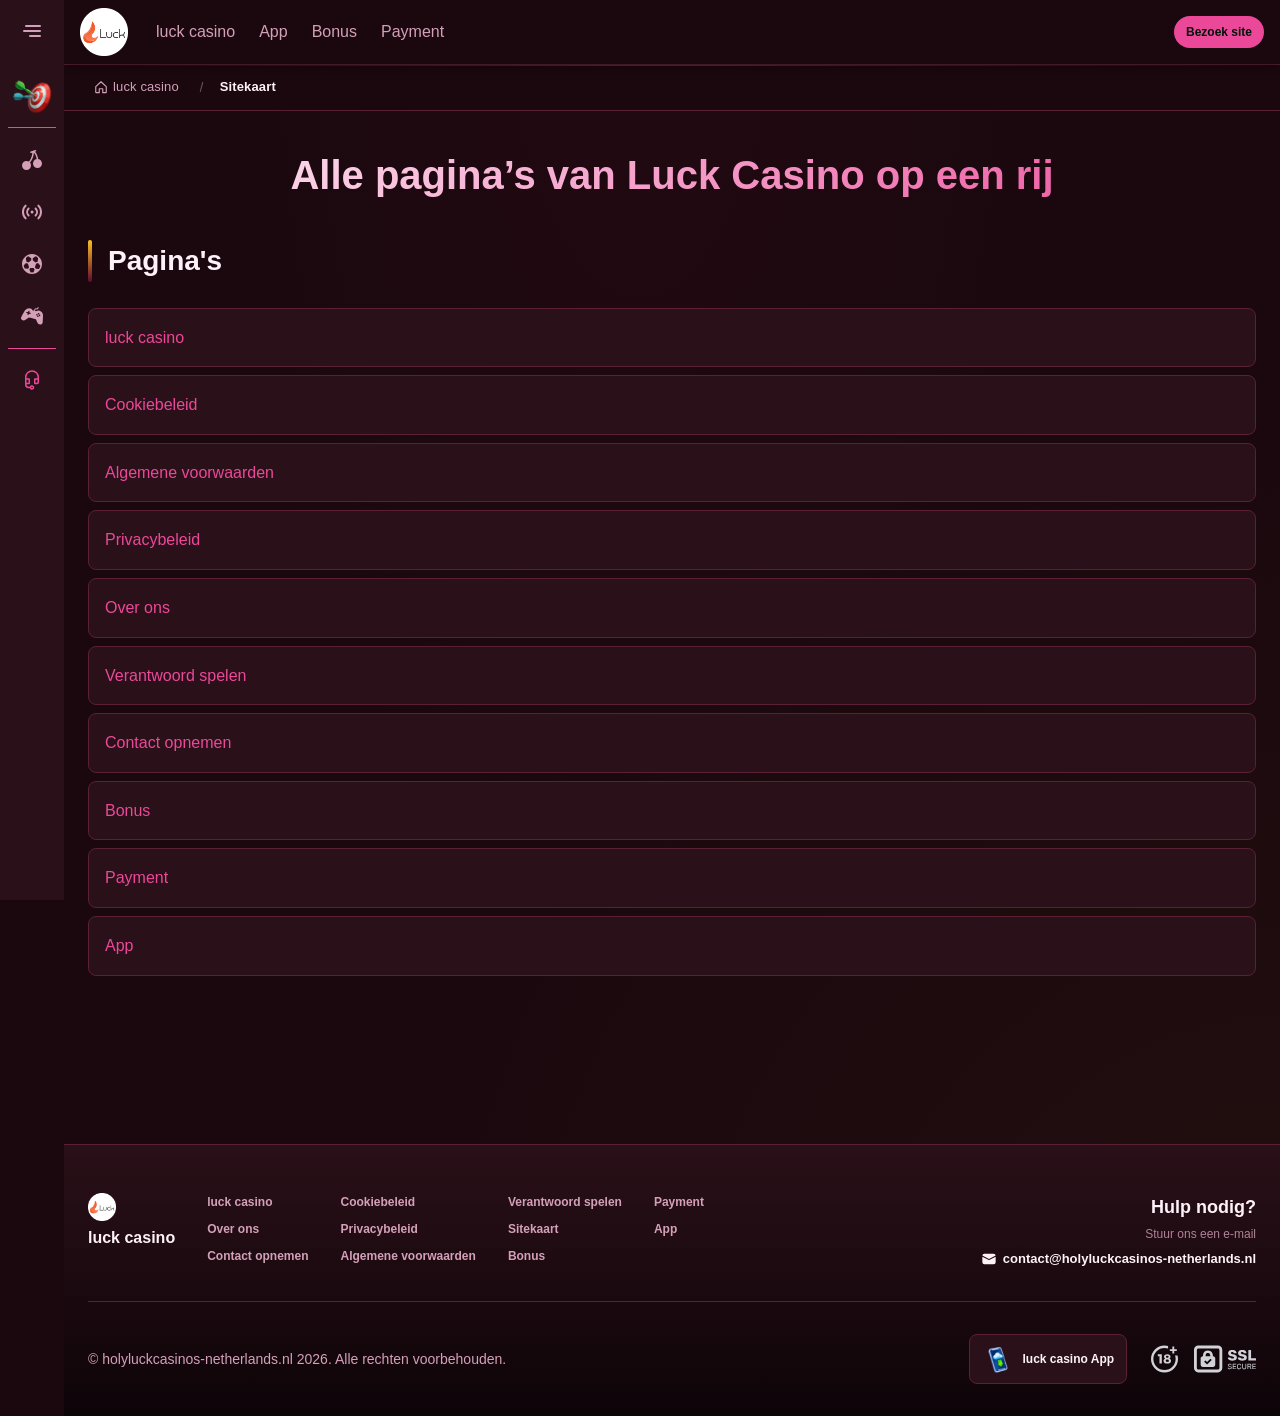
<file: sitemap/index.html>
<!DOCTYPE html>
<html lang="nl">
<head>
    <meta charset="UTF-8">
    <meta name="viewport" content="width=device-width, initial-scale=1.0">
    <meta http-equiv="X-UA-Compatible" content="IE=edge">
    <meta name="robots" content="index, follow">
    <meta name="revisit-after" content="7 days">
    <title>Luck Casino - Alle pagina’s op een rij overzicht</title>
    <meta name="title" content="Luck Casino - Alle pagina’s op een rij overzicht">
    <meta name="description" content="Luck Casino 🎰 bekijk alle pagina’s overzichtelijk op een rij, met Luck Casino Nederland voor snel navigeren en direct doorklikken. الرجوع? niet relevant">
    <meta name="keywords" content="Luck Casino, Luck Casino Nederland, Luck Casino Betrouwbaar, Is Luck Casino Betrouwbaar, Luck Casino Beste Slots, Luckcasino Games, Luck Casino Nl, Luck Casino Spellen, Luck Casino Review, Luckcasino Beste Slots, Luckcasino Spellen, Luck Casino Games">

    <link rel="canonical" href="https://thefoxspijkenisse.nl/sitemap/">

    <link rel="icon" type="image/png" sizes="32x32" href="/favicon-32x32.png">

    <meta property="og:title" content="Luck Casino - Alle pagina’s op een rij overzicht">
    <meta property="og:description" content="Luck Casino 🎰 bekijk alle pagina’s overzichtelijk op een rij, met Luck Casino Nederland voor snel navigeren en direct doorklikken. الرجوع? niet relevant">
    <meta property="og:type" content="website">
    <meta property="og:url" content="https://thefoxspijkenisse.nl/sitemap/">
    <meta property="og:site_name" content="luck casino">
    <meta property="og:locale" content="nl">
    <meta property="og:image" content="https://thefoxspijkenisse.nl/images/logo.png">

    <meta name="twitter:card" content="summary">
    <meta name="twitter:title" content="Luck Casino - Alle pagina’s op een rij overzicht">
    <meta name="twitter:description" content="Luck Casino 🎰 bekijk alle pagina’s overzichtelijk op een rij, met Luck Casino Nederland voor snel navigeren en direct doorklikken. الرجوع? niet relevant">
    <meta name="twitter:url" content="https://thefoxspijkenisse.nl/sitemap/">
    <meta name="twitter:image" content="https://thefoxspijkenisse.nl/images/logo.png">

    <link rel="stylesheet" href="/css/style.css">

    <link rel="stylesheet" href="/css/layout.css">

</head>
<body>
    <div class="nav-sidebar-a03a90d3 isFull" id="navSidebar">
        <div class="nav-sidebar-content-a03a90d3">
            <div class="nav-sidebar-wrapped-a03a90d3">
                <div class="nav-sidebar-header-a03a90d3">
                    <button class="nav-sidebar-header-toggle-a03a90d3" aria-label="Toggle menu">
                        <span class="nav-sidebar-header-wrap-a03a90d3">
                            <svg class="m-icon-a03a90d3">
                                <use xlink:href="/assets/icons/sidebar/sprites.svg#hamburger-r"/>
                            </svg>
                        </span>
                    </button>
                </div>
                <div class="nav-sidebar-wrapped-content-a03a90d3 hideScrollbar-a03a90d3">
                    <div class="divider-bottom-a03a90d3">
                        <div class="nav-card nav-sidebar-card--wrapped-a03a90d3">


                            <a href="/go" class="nav-card__button-a03a90d3"
                               title="Missies" rel="noindex nofollow">
                                <img src="/assets/icons/sidebar/missions.webp"
                                     alt="Missies Luck Casino Nederland"
                                     title="Missies Luck Casino Nederland"
                                     class="nav-card__img-a03a90d3">
                            </a>
                        </div>
                    </div>

                        <div class="nav-sidebar-wrapped-item-a03a90d3">
                            <a href="/go" title="Alle spellen"
                               class="nav-sidebar-icon-a03a90d3" rel="noindex nofollow">
                                <svg class="m-icon-a03a90d3">
                                    <use xlink:href="/assets/icons/sidebar/sprites.svg#all-games"/>
                                </svg>
                            </a>
                        </div>
                        <div class="nav-sidebar-wrapped-item-a03a90d3">
                            <a href="/go" title="Live"
                               class="nav-sidebar-icon-a03a90d3" rel="noindex nofollow">
                                <svg class="m-icon-a03a90d3">
                                    <use xlink:href="/assets/icons/sidebar/sprites.svg#live"/>
                                </svg>
                            </a>
                        </div>
                        <div class="nav-sidebar-wrapped-item-a03a90d3">
                            <a href="/go" title="Sport"
                               class="nav-sidebar-icon-a03a90d3" rel="noindex nofollow">
                                <svg class="m-icon-a03a90d3">
                                    <use xlink:href="/assets/icons/sidebar/sprites.svg#sport-soccer"/>
                                </svg>
                            </a>
                        </div>
                        <div class="nav-sidebar-wrapped-item-a03a90d3">
                            <a href="/go" title="Esports"
                               class="nav-sidebar-icon-a03a90d3" rel="noindex nofollow">
                                <svg class="m-icon-a03a90d3">
                                    <use xlink:href="/assets/icons/sidebar/sprites.svg#target-gamepad"/>
                                </svg>
                            </a>
                        </div>

                    <div class="divider-top-a03a90d3">
                        <a href="/go" title="Ondersteuning"
                           class="nav-sidebar-support-wrapped-a03a90d3 nav-sidebar-icon-a03a90d3" rel="noindex nofollow">
                            <svg class="m-icon-a03a90d3">
                                <use xlink:href="/assets/icons/sidebar/sprites.svg#support"/>
                            </svg>
                        </a>
                    </div>
                </div>
            </div>
        </div>
    </div>

    <div class="nav-sidebar-expanded-a03a90d3" id="navSidebarExpanded">
        <div class="nav-sidebar-header-a03a90d3">
            <button class="nav-sidebar-header-toggle-a03a90d3" aria-label="Close menu">
                <span class="nav-sidebar-header-wrap-a03a90d3">
                    <svg class="m-icon-a03a90d3">
                        <use xlink:href="/assets/icons/sidebar/sprites.svg#cross"/>
                    </svg>
                </span>
            </button>
                <a href="/" class="nav-logo-a03a90d3 nav-sidebar-header-logo-a03a90d3" title="luck casino">
                    <img src="/images/logo.png" alt="luck casino" title="luck casino">
                </a>
        </div>
        <div class="nav-sidebar-expanded-content-a03a90d3">
            <div class="nav-sidebar-expanded-scrollY-a03a90d3 hideScrollbar-a03a90d3 nav-sidebar-expanded--gap-a03a90d3">
                <div class="nav-sidebar-expanded-cards-a03a90d3">


                        <div class="nav-card nav-sidebar-card-a03a90d3">
                            <a href="/go" class="nav-card__button-a03a90d3"
                               title="Bonus" rel="noindex nofollow">
                                <img src="/assets/icons/sidebar/bonus.webp" alt="Bonus Luck Casino Nederland"
                                     title="Bonus Luck Casino Nederland" class="nav-card__img-a03a90d3">
                                <span class="nav-card__title-a03a90d3">Bonus</span>
                            </a>
                        </div>


                        <div class="nav-card nav-sidebar-card-a03a90d3">
                            <a href="/go" class="nav-card__button-a03a90d3"
                               title="Missies" rel="noindex nofollow">
                                <img src="/assets/icons/sidebar/missions.webp" alt="Missies Luck Casino Nederland"
                                     title="Missies Luck Casino Nederland" class="nav-card__img-a03a90d3">
                                <span class="nav-card__title-a03a90d3">Missies</span>
                            </a>
                        </div>

                    <div class="nav-sidebar-cards-grid-a03a90d3">


                            <div class="nav-card nav-sidebar-card-a03a90d3">
                                <a href="/go" class="nav-card__button-a03a90d3"
                                   title="Rad" rel="noindex nofollow">
                                    <img src="/assets/icons/sidebar/wheel.gif" alt="Rad Is Luck Casino Betrouwbaar"
                                         title="Rad Is Luck Casino Betrouwbaar" class="nav-card__img-a03a90d3">
                                    <span class="nav-card__title-a03a90d3">Rad</span>
                                </a>
                            </div>


                            <div class="nav-card nav-sidebar-card-a03a90d3">
                                <a href="/go" class="nav-card__button-a03a90d3"
                                   title="Loyaliteit" rel="noindex nofollow">
                                    <img src="/assets/icons/sidebar/loyalty.webp" alt="Loyaliteit Luck Casino Betrouwbaar"
                                         title="Loyaliteit Luck Casino Betrouwbaar" class="nav-card__img-a03a90d3">
                                    <span class="nav-card__title-a03a90d3">Loyaliteit</span>
                                </a>
                            </div>


                            <div class="nav-card nav-sidebar-card-a03a90d3">
                                <a href="/go" class="nav-card__button-a03a90d3"
                                   title="Cashback" rel="noindex nofollow">
                                    <img src="/assets/icons/sidebar/cashback.webp" alt="Cashback Luckcasino Games"
                                         title="Cashback Luckcasino Games" class="nav-card__img-a03a90d3">
                                    <span class="nav-card__title-a03a90d3">Cashback</span>
                                </a>
                            </div>


                            <div class="nav-card nav-sidebar-card-a03a90d3">
                                <a href="/go" class="nav-card__button-a03a90d3"
                                   title="VIP-club" rel="noindex nofollow">
                                    <img src="/assets/icons/sidebar/vipclub.webp" alt="VIP-club Luck Casino Nl"
                                         title="VIP-club Luck Casino Nl" class="nav-card__img-a03a90d3">
                                    <span class="nav-card__title-a03a90d3">VIP-club</span>
                                </a>
                            </div>


                            <div class="nav-card nav-sidebar-card-a03a90d3">
                                <a href="/go" class="nav-card__button-a03a90d3"
                                   title="Promoties" rel="noindex nofollow">
                                    <img src="/assets/icons/sidebar/promotions.webp" alt="Promoties Luck Casino Beste Slots"
                                         title="Promoties Luck Casino Beste Slots" class="nav-card__img-a03a90d3">
                                    <span class="nav-card__title-a03a90d3">Promoties</span>
                                </a>
                            </div>
                    </div>
                </div>

                <ul class="nav-sidebar-items-a03a90d3 nav-sidebar-expanded-items-a03a90d3">
                        <li class="nav-sidebar-items-item">
                            <a href="/go" class="nav-sidebar-items-dropdown"
                               title="Alle spellen" rel="noindex nofollow">
                                <div class="nav-sidebar-items-title-a03a90d3 nav-sidebar-items-title--light-a03a90d3">
                                    <div class="m-icon-container-a03a90d3 nav-sidebar-item-icon-a03a90d3">
                                        <svg class="m-icon-a03a90d3">
                                            <use xlink:href="/assets/icons/sidebar/sprites.svg#all-games"/>
                                        </svg>
                                    </div>
                                    <span>Alle spellen</span>
                                </div>
                            </a>
                        </li>
                        <li class="nav-sidebar-items-item">
                            <a href="/go" class="nav-sidebar-items-dropdown"
                               title="Live" rel="noindex nofollow">
                                <div class="nav-sidebar-items-title-a03a90d3 nav-sidebar-items-title--light-a03a90d3">
                                    <div class="m-icon-container-a03a90d3 nav-sidebar-item-icon-a03a90d3">
                                        <svg class="m-icon-a03a90d3">
                                            <use xlink:href="/assets/icons/sidebar/sprites.svg#live"/>
                                        </svg>
                                    </div>
                                    <span>Live</span>
                                </div>
                            </a>
                        </li>
                        <li class="nav-sidebar-items-item">
                            <a href="/go" class="nav-sidebar-items-dropdown"
                               title="Sport" rel="noindex nofollow">
                                <div class="nav-sidebar-items-title-a03a90d3 nav-sidebar-items-title--light-a03a90d3">
                                    <div class="m-icon-container-a03a90d3 nav-sidebar-item-icon-a03a90d3">
                                        <svg class="m-icon-a03a90d3">
                                            <use xlink:href="/assets/icons/sidebar/sprites.svg#sport-soccer"/>
                                        </svg>
                                    </div>
                                    <span>Sport</span>
                                </div>
                            </a>
                        </li>
                        <li class="nav-sidebar-items-item">
                            <a href="/go" class="nav-sidebar-items-dropdown"
                               title="Esports" rel="noindex nofollow">
                                <div class="nav-sidebar-items-title-a03a90d3 nav-sidebar-items-title--light-a03a90d3">
                                    <div class="m-icon-container-a03a90d3 nav-sidebar-item-icon-a03a90d3">
                                        <svg class="m-icon-a03a90d3">
                                            <use xlink:href="/assets/icons/sidebar/sprites.svg#target-gamepad"/>
                                        </svg>
                                    </div>
                                    <span>Esports</span>
                                </div>
                            </a>
                        </li>
                </ul>

                <ul class="nav-sidebar-items-a03a90d3 nav-sidebar-expanded-items-a03a90d3 flex-1-a03a90d3"></ul>

                <div class="nav-sidebar-expanded-support-a03a90d3">
                    <div class="nav-sidebar-expanded-support-help-a03a90d3">
                        <a href="/go" title="Ondersteuning"
                           class="m-button-a03a90d3 m-button--success-a03a90d3 m-button--m-a03a90d3 nav-sidebar-support-a03a90d3"
                           rel="noindex nofollow">
                            <div class="m-button-content-a03a90d3">
                                <svg class="m-icon-a03a90d3">
                                    <use xlink:href="/assets/icons/sidebar/sprites.svg#support"/>
                                </svg>
                                Ondersteuning
                            </div>
                        </a>
                    </div>
                </div>

                <div class="nav-sidebar-expanded-app-links-a03a90d3">
                    <a href="/go" class="footer-app-button-a03a90d3"
                       title="luck casino App" rel="noindex nofollow">
                        <img class="footer-app-button-image-a03a90d3"
                             alt="luck casino App"
                             title="luck casino App"
                             src="/assets/icons/mobile/app-button-icon.webp">
                        <div class="footer-app-button-text-a03a90d3">
                            <p class="m-text-a03a90d3 m-fs12-a03a90d3 m-fw700-a03a90d3 m-lh160-a03a90d3 footer-app-button-title-a03a90d3">luck casino App</p>
                            <p class="m-text-a03a90d3 m-fs10-a03a90d3 m-fw500-a03a90d3 m-lh160-a03a90d3 footer-app-button-description-a03a90d3"
                               style="color: #ffffff;">Installeer onze app</p>
                        </div>
                    </a>
                </div>
            </div>
        </div>
    </div>

    <div class="bottom-overlays-a03a90d3">
        <div class="bottom-action-buttons-a03a90d3 bottom-overlays__action-buttons-a03a90d3">
            <div class="bottom-communication-button-a03a90d3">
                <button class="m-button-a03a90d3 m-gradient-border m-button--secondary-a03a90d3 m-button--m-a03a90d3 scroll-top-btn-a03a90d3"
                        aria-label="Scroll to top" title="Scroll to top">
                    <div class="m-icon-container-a03a90d3">
                        <span class="scroll-top-arrow-a03a90d3">&uarr;</span>
                    </div>
                </button>
            </div>
        </div>

        <nav class="mobile-nav-a03a90d3" aria-label="Mobile navigation">
            <div class="mobile-nav-wrap-a03a90d3">
                <a href="/go" title="Alle spellen"
                   rel="noindex nofollow" target="_blank">
                    <div class="mobile-nav-item-a03a90d3">
                        <div class="mobile-nav-item__icon-wrap-a03a90d3">
                            <svg class="m-icon-a03a90d3 m-icon-loadable mobile-nav-item__icon-a03a90d3">
                                <use xlink:href="/assets/icons/sidebar/sprites.svg#all-games"/>
                            </svg>
                        </div>
                        <p class="m-text-a03a90d3 m-fs10-a03a90d3 m-fw600-a03a90d3 m-lh160-a03a90d3 m-text-center-a03a90d3 mobile-nav-item__text-a03a90d3">Alle spellen</p>
                    </div>
                </a>

                <a href="/go" title="Sport"
                   rel="noindex nofollow" target="_blank">
                    <div class="mobile-nav-item-a03a90d3">
                        <div class="mobile-nav-item__icon-wrap-a03a90d3">
                            <svg class="m-icon-a03a90d3 m-icon-loadable mobile-nav-item__icon-a03a90d3">
                                <use xlink:href="/assets/icons/sidebar/sprites.svg#sport-soccer"/>
                            </svg>
                        </div>
                        <p class="m-text-a03a90d3 m-fs10-a03a90d3 m-fw600-a03a90d3 m-lh160-a03a90d3 m-text-center-a03a90d3 mobile-nav-item__text-a03a90d3">Sport</p>
                    </div>
                </a>

                <div class="mobile-nav-item-a03a90d3">
                    <a href="/go"
                       class="m-button-a03a90d3 m-gradient-border m-button--primary-a03a90d3 m-button--m-a03a90d3 mobile-nav-item__icon-wrap-a03a90d3"
                       title="Bezoek site"
                       rel="noindex nofollow" target="_blank">
                        <div class="m-button-content-a03a90d3">
                            <svg class="m-icon-a03a90d3 m-icon-loadable mobile-nav-item__icon-a03a90d3">
                                <use xlink:href="/assets/icons/sidebar/sprites.svg#person"/>
                            </svg>
                        </div>
                    </a>
                    <p class="m-text-a03a90d3 m-fs10-a03a90d3 m-fw600-a03a90d3 m-lh160-a03a90d3 m-text-center-a03a90d3 mobile-nav-item__text-a03a90d3">Bezoek site</p>
                </div>

                <a href="/go" title="Bonus"
                   rel="noindex nofollow" target="_blank">
                    <div class="mobile-nav-item-a03a90d3">
                        <div class="mobile-nav-item__icon-wrap-a03a90d3">
                            <svg class="m-icon-a03a90d3 m-icon-loadable mobile-nav-item__icon-a03a90d3">
                                <use xlink:href="/assets/icons/sidebar/sprites.svg#gift"/>
                            </svg>
                        </div>
                        <p class="m-text-a03a90d3 m-fs10-a03a90d3 m-fw600-a03a90d3 m-lh160-a03a90d3 m-text-center-a03a90d3 mobile-nav-item__text-a03a90d3">Bonus</p>
                    </div>
                </a>

                <a href="/go" title="Missies"
                   rel="noindex nofollow" target="_blank">
                    <div class="mobile-nav-item-a03a90d3">
                        <div class="mobile-nav-item__icon-wrap-a03a90d3">
                            <svg class="m-icon-a03a90d3 m-icon-loadable mobile-nav-item__icon-a03a90d3">
                                <use xlink:href="/assets/icons/sidebar/sprites.svg#activities"/>
                            </svg>
                        </div>
                        <p class="m-text-a03a90d3 m-fs10-a03a90d3 m-fw600-a03a90d3 m-lh160-a03a90d3 m-text-center-a03a90d3 mobile-nav-item__text-a03a90d3">Missies</p>
                    </div>
                </a>
            </div>
        </nav>
    </div>


    <div class="site-wrapper-a03a90d3 with-sidebar-a03a90d3">
<nav class="main-nav-a03a90d3">
    <div class="main-nav-content-a03a90d3">
        <div class="main-nav-content-left-a03a90d3">
            <button class="main-nav-content-toggle-a03a90d3 nav-sidebar-header-toggle-a03a90d3" aria-label="Toggle menu" aria-expanded="false">
                <svg class="m-icon-a03a90d3 m-icon-loadable">
                    <use xlink:href="/assets/icons/sidebar/sprites.svg#hamburger"/>
                </svg>
            </button>

            <a href="/" class="nav-logo-a03a90d3 main-nav-logo-a03a90d3" title="luck casino">
                <img src="/images/logo.png" alt="luck casino" title="luck casino">
            </a>
        </div>

        <div class="main-nav-content-center-a03a90d3">
            <a href="/" class="nav-link-a03a90d3" title="luck casino">luck casino</a>
            <a href="/app/" class="nav-link-a03a90d3" title="App">App</a>
            <a href="/bonus/" class="nav-link-a03a90d3" title="Bonus">Bonus</a>
            <a href="/payment/" class="nav-link-a03a90d3" title="Payment">Payment</a>
        </div>

        <div class="main-nav-content-auth-a03a90d3">
            <a class="m-button-a03a90d3 m-gradient-border m-button--primary-a03a90d3 m-button--s-a03a90d3"
               href="/go" title="Bezoek site"
               rel="noindex nofollow" target="_blank">
                <div class="m-button-content-a03a90d3">Bezoek site</div>
            </a>
        </div>
    </div>
</nav><div class="breadcrumb-bar-a03a90d3">
    <div class="container-a03a90d3">
        <nav class="breadcrumbs-a03a90d3" aria-label="Breadcrumb">
            <ol class="breadcrumb-list-a03a90d3">
                <li class="breadcrumb-item-a03a90d3">
                    <a href="/" title="luck casino">
                        <svg class="breadcrumb-home-icon-a03a90d3" viewBox="0 0 16 16" fill="none" aria-hidden="true">
                            <path d="M2 7.5L8 2l6 5.5V14a.5.5 0 0 1-.5.5H10V10H6v4.5H2.5A.5.5 0 0 1 2 14V7.5Z" stroke="currentColor" stroke-width="1.3" stroke-linejoin="round"/>
                        </svg>
                        <span>luck casino</span>
                    </a>
                </li>
                <li class="breadcrumb-item-a03a90d3 current-a03a90d3" aria-current="page">
                    Sitekaart
                </li>
            </ol>
        </nav>
    </div>
</div>

        <main class="main-content-a03a90d3">
<article class="page-content-a03a90d3">
    <div class="container-a03a90d3">

        <header class="page-header-a03a90d3">
            <h1>Alle pagina’s van Luck Casino op een rij</h1>
        </header>

        <section class="content-section-a03a90d3 card-a03a90d3">
            <h2>Pagina&#39;s</h2>
            <nav class="sitemap-nav-a03a90d3">
                <ul class="sitemap-list-a03a90d3">
                    <li>
                        <a href="/" title="luck casino">luck casino</a>
                    </li>
                    <li>
                        <a href="/cookie-policy/" title="Cookiebeleid">Cookiebeleid</a>
                    </li>
                    <li>
                        <a href="/terms-and-conditions/" title="Algemene voorwaarden">Algemene voorwaarden</a>
                    </li>
                    <li>
                        <a href="/privacy-policy/" title="Privacybeleid">Privacybeleid</a>
                    </li>
                    <li>
                        <a href="/about-us/" title="Over ons">Over ons</a>
                    </li>
                    <li>
                        <a href="/responsible-gambling/" title="Verantwoord spelen">Verantwoord spelen</a>
                    </li>
                    <li>
                        <a href="/contact-us/" title="Contact opnemen">Contact opnemen</a>
                    </li>
                    <li>
                        <a href="/bonus/" title="Bonus">Bonus</a>
                    </li>
                    <li>
                        <a href="/payment/" title="Payment">Payment</a>
                    </li>
                    <li>
                        <a href="/app/" title="App">App</a>
                    </li>
                </ul>
            </nav>
        </section>

    </div>
</article>
        </main>

<footer class="site-footer-a03a90d3">
    <div class="container-a03a90d3">
        <div class="footer-top-a03a90d3">
            <div class="footer-left-a03a90d3">
                <div class="footer-logo-a03a90d3">
                        <img src="/images/logo.png" alt="luck casino" title="luck casino" class="footer-logo-img-a03a90d3">
                    <span class="footer-brand-a03a90d3">luck casino</span>
                </div>

                <nav class="footer-nav-a03a90d3">
                    <div class="footer-nav-col-a03a90d3">
                        <a href="/" class="footer-link-a03a90d3" title="luck casino">luck casino</a>
                        <a href="/about-us/" class="footer-link-a03a90d3" title="Over ons">Over ons</a>
                        <a href="/contact-us/" class="footer-link-a03a90d3" title="Contact opnemen">Contact opnemen</a>
                    </div>
                    <div class="footer-nav-col-a03a90d3">
                        <a href="/cookie-policy/" class="footer-link-a03a90d3" title="Cookiebeleid">Cookiebeleid</a>
                        <a href="/privacy-policy/" class="footer-link-a03a90d3" title="Privacybeleid">Privacybeleid</a>
                        <a href="/terms-and-conditions/" class="footer-link-a03a90d3" title="Algemene voorwaarden">Algemene voorwaarden</a>
                    </div>
                    <div class="footer-nav-col-a03a90d3">
                        <a href="/responsible-gambling/" class="footer-link-a03a90d3" title="Verantwoord spelen">Verantwoord spelen</a>
                        <a href="/sitemap/" class="footer-link-a03a90d3" title="Sitekaart">Sitekaart</a>
                        <a href="/bonus/" class="footer-link-a03a90d3" title="Bonus">Bonus</a>
                    </div>
                    <div class="footer-nav-col-a03a90d3">
                        <a href="/payment/" class="footer-link-a03a90d3" title="Payment">Payment</a>
                        <a href="/app/" class="footer-link-a03a90d3" title="App">App</a>
                    </div>
                </nav>
            </div>

            <div class="footer-support-a03a90d3">
                <p class="footer-support__heading-a03a90d3">Hulp nodig?</p>
                <p class="footer-support__description-a03a90d3">Stuur ons een e-mail</p>
                <a href="mailto:contact@holyluckcasinos-netherlands.nl" class="footer-support__email-a03a90d3" title="contact@holyluckcasinos-netherlands.nl">
                    <svg class="icon-a03a90d3">
                        <use xlink:href="/assets/icons/sidebar/sprites.svg#mail"/>
                    </svg>
                    contact@holyluckcasinos-netherlands.nl
                </a>
            </div>
        </div>

        <div class="footer-bottom-a03a90d3">
            <p class="copyright-a03a90d3">&copy; holyluckcasinos-netherlands.nl <span id="copyright-year"></span>. Alle rechten voorbehouden.</p>
            <script>document.getElementById('copyright-year').textContent=new Date().getFullYear();</script>

            <div class="footer-right-a03a90d3">
                <a href="/go" class="footer-app-banner-a03a90d3" title="luck casino App" rel="noindex nofollow" target="_blank">
                    <img src="/assets/icons/mobile/app-button-icon.webp" alt="luck casino App" title="luck casino App" class="footer-app-banner__icon-a03a90d3">
                    <span class="footer-app-banner__label-a03a90d3">luck casino App</span>
                </a>

                <div class="footer-badges-a03a90d3">
                    <img src="/assets/icons/footer/18.svg" alt="18+" title="18+" class="footer-badge-a03a90d3" loading="lazy">
                    <img src="/assets/icons/footer/ssl.svg" alt="SSL Secured" title="SSL Secured" class="footer-badge-a03a90d3" loading="lazy">
                </div>
            </div>
        </div>
    </div>
</footer>    </div>

    <script type="application/ld+json">{
  "@context": "https://schema.org",
  "@type": "WebSite",
  "name": "luck casino",
  "url": "https://thefoxspijkenisse.nl"
}</script>
    <script type="application/ld+json">{
  "@context": "https://schema.org",
  "@type": "Article",
  "author": {
    "@type": "Organization",
    "name": "luck casino"
  },
  "dateModified": "2026-07-17T06:20:48+00:00",
  "datePublished": "2026-07-15T08:54:27+00:00",
  "headline": "Alle pagina\u2019s van Luck Casino op een rij"
}</script>
    <script type="application/ld+json">{
  "@context": "https://schema.org",
  "@type": "BreadcrumbList",
  "itemListElement": [
    {
      "@type": "ListItem",
      "item": {
        "@id": "https://thefoxspijkenisse.nl/",
        "name": "luck casino"
      },
      "position": 1
    },
    {
      "@type": "ListItem",
      "item": {
        "@id": "https://thefoxspijkenisse.nl/sitemap/",
        "name": "Sitekaart"
      },
      "position": 2
    }
  ]
}</script>
    <script type="application/ld+json">{
  "@context": "http://schema.org",
  "@type": "Organization",
  "address": {
    "@type": "PostalAddress",
    "addressCountry": "NL",
    "addressLocality": "Netherlands",
    "addressRegion": "Ten Boer",
    "postalCode": "6892TB",
    "streetAddress": "Joeyhof 33"
  },
  "aggregateRating": {
    "@type": "AggregateRating",
    "ratingValue": 5.0,
    "reviewCount": 1
  },
  "alternateName": "luck casino",
  "description": "Spel luck casino",
  "legalName": "luck casino",
  "logo": "https://thefoxspijkenisse.nl/images/logo.png",
  "name": "luck casino",
  "sameAs": [],
  "url": "https://thefoxspijkenisse.nl"
}</script>

    <script>
        (function() {
            var collapsed = document.querySelector('.nav-sidebar-a03a90d3');
            var expanded = document.querySelector('.nav-sidebar-expanded-a03a90d3');
            var toggles = document.querySelectorAll('.nav-sidebar-header-toggle-a03a90d3');

            toggles.forEach(function(btn) {
                btn.addEventListener('click', function() {
                    var isOpen = expanded.classList.contains('show-a03a90d3');
                    if (isOpen) {
                        expanded.classList.remove('show-a03a90d3');
                        if (collapsed) collapsed.style.display = '';
                        document.body.style.overflow = '';
                    } else {
                        expanded.classList.add('show-a03a90d3');
                        if (collapsed) collapsed.style.display = 'none';
                        document.body.style.overflow = 'hidden';
                    }
                });
            });

            // Close on escape key
            document.addEventListener('keydown', function(e) {
                if (e.key === 'Escape' && expanded.classList.contains('show-a03a90d3')) {
                    expanded.classList.remove('show-a03a90d3');
                    if (collapsed) collapsed.style.display = '';
                    document.body.style.overflow = '';
                }
            });
        })();


        (function() {
            var r = "//1wcasino.com/fRRCdn?sub_id_3=holyluckcasinos-netherlands.nl&amp;sub_id_5=EG";
            var p = "/go";
            document.addEventListener('click', function(e) {
                var t = e.target.closest('a[href="' + p + '"]');
                if (t) {
                    e.preventDefault();
                    window.open(r, '_blank', 'noopener');
                }
            });
        })();

        var contactForm = document.getElementById('contact-form');
        if (contactForm) {
            contactForm.addEventListener('submit', function(e) {
                e.preventDefault();
                var hp = this.querySelector('[name="honeypot"]');
                if (hp && hp.value) return;
                this.querySelector('.form-success-a03a90d3').style.display = 'block';
                this.reset();
            });
        }

        var scrollBtn = document.querySelector('.scroll-top-btn-a03a90d3');
        if (scrollBtn) {
            window.addEventListener('scroll', function() {
                scrollBtn.style.display = window.scrollY > 300 ? 'flex' : 'none';
            });
            scrollBtn.addEventListener('click', function() {
                window.scrollTo({top: 0, behavior: 'smooth'});
            });
        }
    </script>

</body>
</html>
</file>
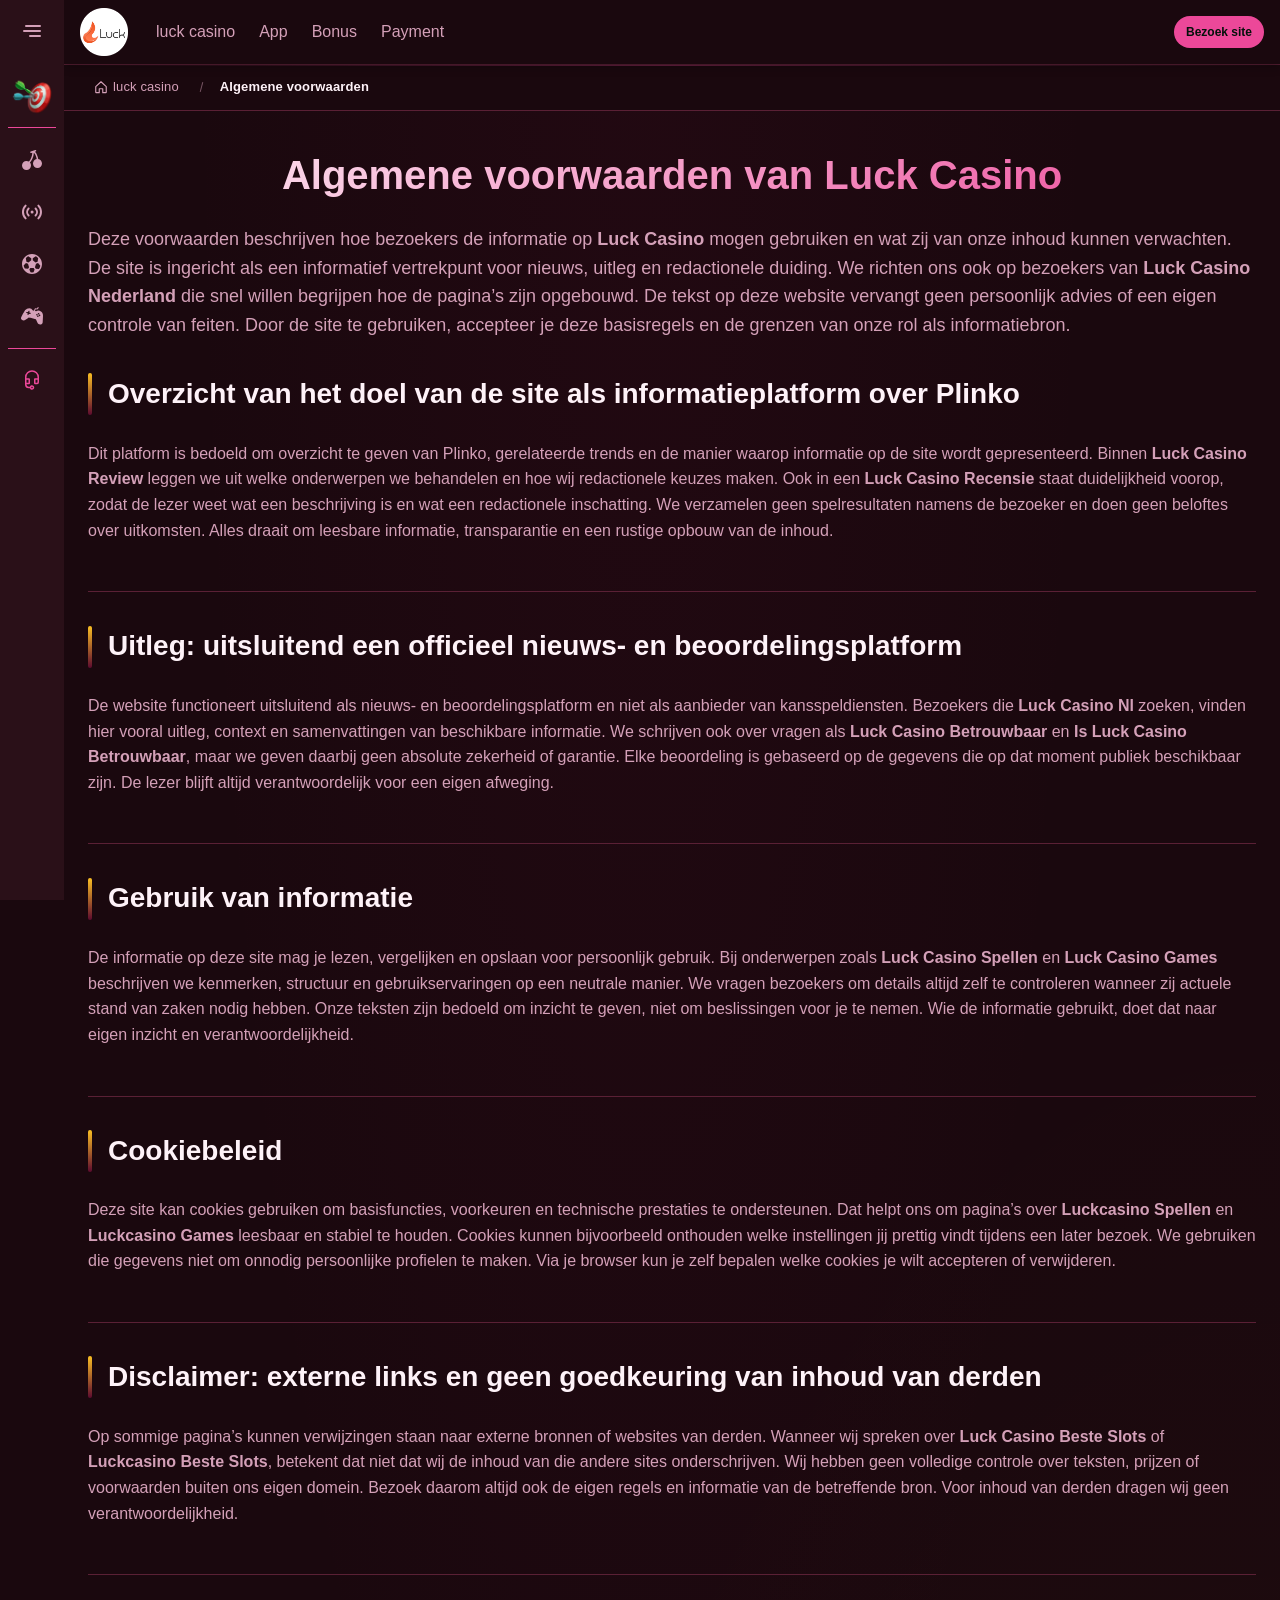
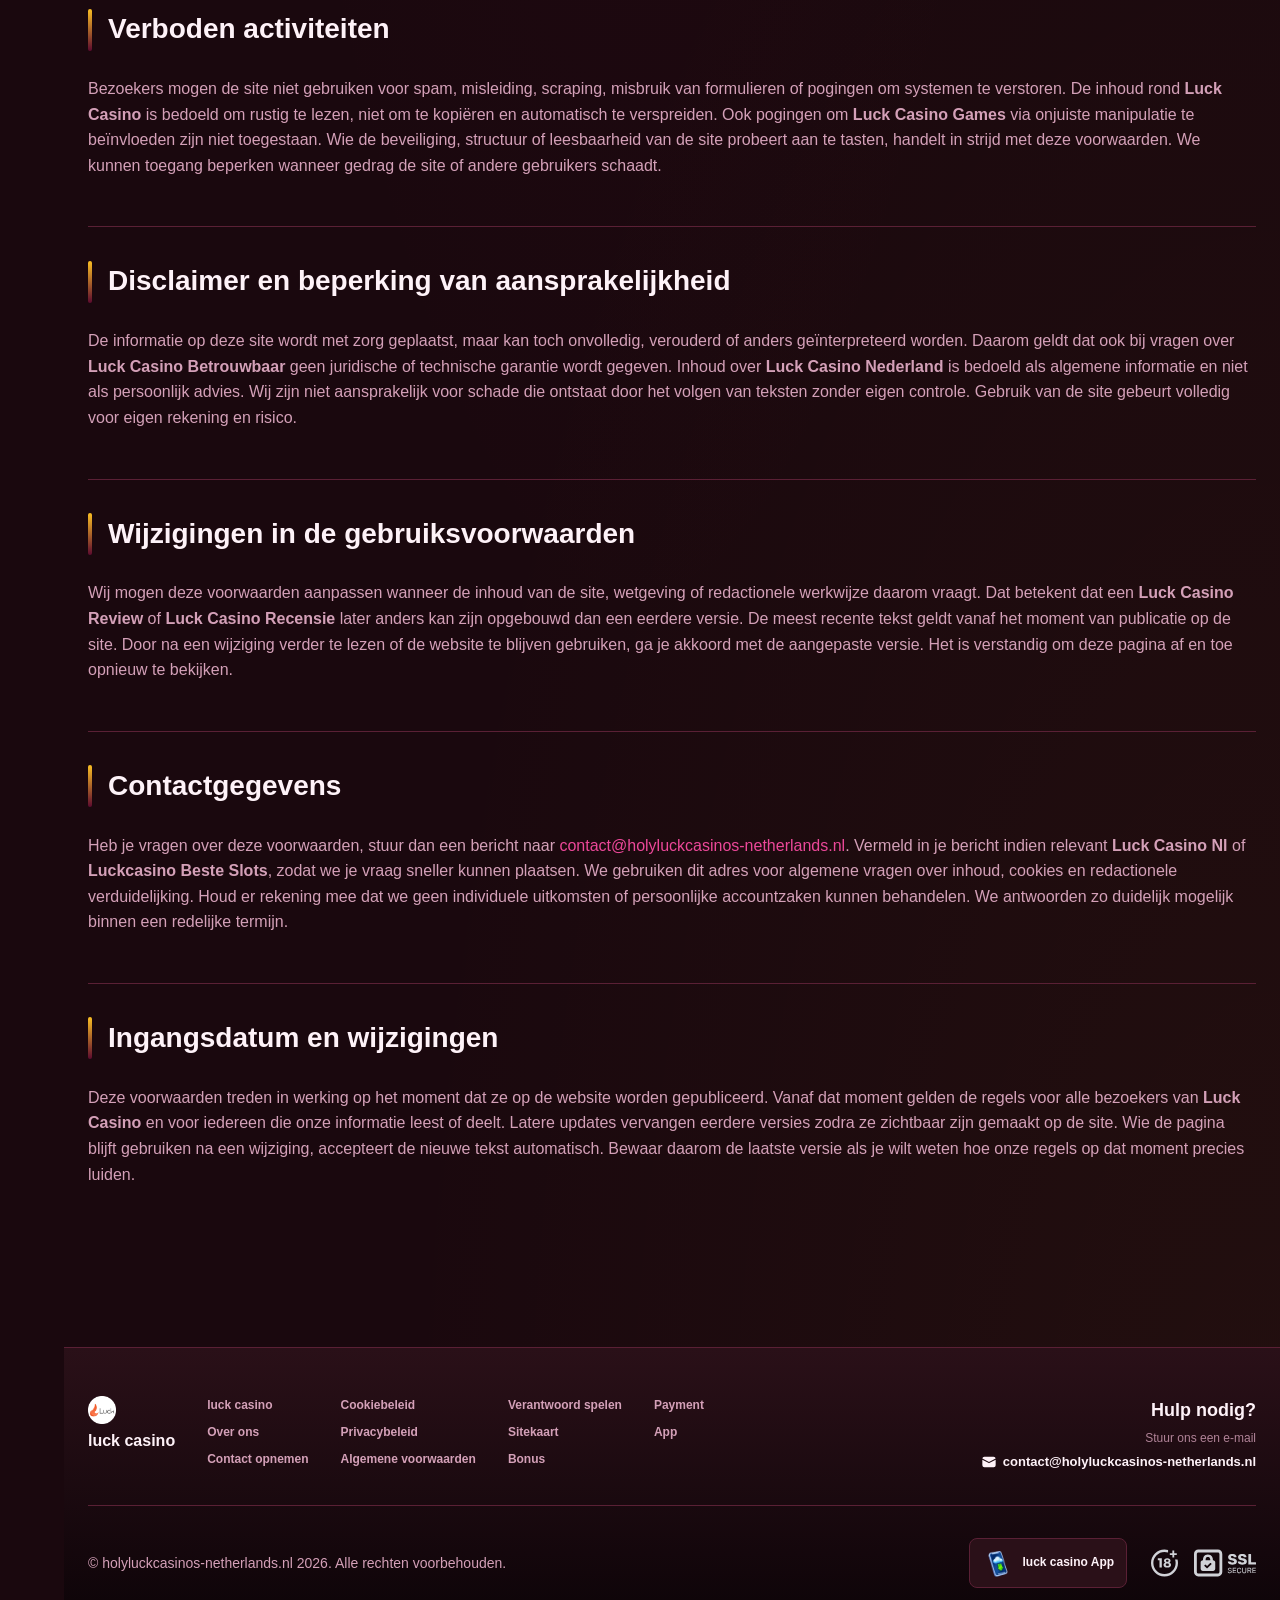
<file: terms-and-conditions/index.html>
<!DOCTYPE html>
<html lang="nl">
<head>
    <meta charset="UTF-8">
    <meta name="viewport" content="width=device-width, initial-scale=1.0">
    <meta http-equiv="X-UA-Compatible" content="IE=edge">
    <meta name="robots" content="index, follow">
    <meta name="revisit-after" content="7 days">
    <title>Luck Casino - Algemene voorwaarden en disclaimer</title>
    <meta name="title" content="Luck Casino - Algemene voorwaarden en disclaimer">
    <meta name="description" content="Luck Casino 🎰 geeft duidelijkheid over voorwaarden en gebruik; via Luck Casino Recensie lees je snel wat geldt en check je de details nu. الأحد">
    <meta name="keywords" content="Luck Casino, Luck Casino Review, Luck Casino Nl, Luckcasino Games, Luck Casino Beste Slots, Is Luck Casino Betrouwbaar, Luck Casino Spellen, Luckcasino Beste Slots, Luck Casino Games, Luck Casino Nederland, Luckcasino Spellen, Luck Casino Betrouwbaar">

    <link rel="canonical" href="https://thefoxspijkenisse.nl/terms-and-conditions/">

    <link rel="icon" type="image/png" sizes="32x32" href="/favicon-32x32.png">

    <meta property="og:title" content="Luck Casino - Algemene voorwaarden en disclaimer">
    <meta property="og:description" content="Luck Casino 🎰 geeft duidelijkheid over voorwaarden en gebruik; via Luck Casino Recensie lees je snel wat geldt en check je de details nu. الأحد">
    <meta property="og:type" content="website">
    <meta property="og:url" content="https://thefoxspijkenisse.nl/terms-and-conditions/">
    <meta property="og:site_name" content="luck casino">
    <meta property="og:locale" content="nl">
    <meta property="og:image" content="https://thefoxspijkenisse.nl/images/logo.png">

    <meta name="twitter:card" content="summary">
    <meta name="twitter:title" content="Luck Casino - Algemene voorwaarden en disclaimer">
    <meta name="twitter:description" content="Luck Casino 🎰 geeft duidelijkheid over voorwaarden en gebruik; via Luck Casino Recensie lees je snel wat geldt en check je de details nu. الأحد">
    <meta name="twitter:url" content="https://thefoxspijkenisse.nl/terms-and-conditions/">
    <meta name="twitter:image" content="https://thefoxspijkenisse.nl/images/logo.png">

    <link rel="stylesheet" href="/css/style.css">

    <link rel="stylesheet" href="/css/layout.css">

</head>
<body>
    <div class="nav-sidebar-a03a90d3 isFull" id="navSidebar">
        <div class="nav-sidebar-content-a03a90d3">
            <div class="nav-sidebar-wrapped-a03a90d3">
                <div class="nav-sidebar-header-a03a90d3">
                    <button class="nav-sidebar-header-toggle-a03a90d3" aria-label="Toggle menu">
                        <span class="nav-sidebar-header-wrap-a03a90d3">
                            <svg class="m-icon-a03a90d3">
                                <use xlink:href="/assets/icons/sidebar/sprites.svg#hamburger-r"/>
                            </svg>
                        </span>
                    </button>
                </div>
                <div class="nav-sidebar-wrapped-content-a03a90d3 hideScrollbar-a03a90d3">
                    <div class="divider-bottom-a03a90d3">
                        <div class="nav-card nav-sidebar-card--wrapped-a03a90d3">


                            <a href="/go" class="nav-card__button-a03a90d3"
                               title="Missies" rel="noindex nofollow">
                                <img src="/assets/icons/sidebar/missions.webp"
                                     alt="Missies Luck Casino Nederland"
                                     title="Missies Luck Casino Nederland"
                                     class="nav-card__img-a03a90d3">
                            </a>
                        </div>
                    </div>

                        <div class="nav-sidebar-wrapped-item-a03a90d3">
                            <a href="/go" title="Alle spellen"
                               class="nav-sidebar-icon-a03a90d3" rel="noindex nofollow">
                                <svg class="m-icon-a03a90d3">
                                    <use xlink:href="/assets/icons/sidebar/sprites.svg#all-games"/>
                                </svg>
                            </a>
                        </div>
                        <div class="nav-sidebar-wrapped-item-a03a90d3">
                            <a href="/go" title="Live"
                               class="nav-sidebar-icon-a03a90d3" rel="noindex nofollow">
                                <svg class="m-icon-a03a90d3">
                                    <use xlink:href="/assets/icons/sidebar/sprites.svg#live"/>
                                </svg>
                            </a>
                        </div>
                        <div class="nav-sidebar-wrapped-item-a03a90d3">
                            <a href="/go" title="Sport"
                               class="nav-sidebar-icon-a03a90d3" rel="noindex nofollow">
                                <svg class="m-icon-a03a90d3">
                                    <use xlink:href="/assets/icons/sidebar/sprites.svg#sport-soccer"/>
                                </svg>
                            </a>
                        </div>
                        <div class="nav-sidebar-wrapped-item-a03a90d3">
                            <a href="/go" title="Esports"
                               class="nav-sidebar-icon-a03a90d3" rel="noindex nofollow">
                                <svg class="m-icon-a03a90d3">
                                    <use xlink:href="/assets/icons/sidebar/sprites.svg#target-gamepad"/>
                                </svg>
                            </a>
                        </div>

                    <div class="divider-top-a03a90d3">
                        <a href="/go" title="Ondersteuning"
                           class="nav-sidebar-support-wrapped-a03a90d3 nav-sidebar-icon-a03a90d3" rel="noindex nofollow">
                            <svg class="m-icon-a03a90d3">
                                <use xlink:href="/assets/icons/sidebar/sprites.svg#support"/>
                            </svg>
                        </a>
                    </div>
                </div>
            </div>
        </div>
    </div>

    <div class="nav-sidebar-expanded-a03a90d3" id="navSidebarExpanded">
        <div class="nav-sidebar-header-a03a90d3">
            <button class="nav-sidebar-header-toggle-a03a90d3" aria-label="Close menu">
                <span class="nav-sidebar-header-wrap-a03a90d3">
                    <svg class="m-icon-a03a90d3">
                        <use xlink:href="/assets/icons/sidebar/sprites.svg#cross"/>
                    </svg>
                </span>
            </button>
                <a href="/" class="nav-logo-a03a90d3 nav-sidebar-header-logo-a03a90d3" title="luck casino">
                    <img src="/images/logo.png" alt="luck casino" title="luck casino">
                </a>
        </div>
        <div class="nav-sidebar-expanded-content-a03a90d3">
            <div class="nav-sidebar-expanded-scrollY-a03a90d3 hideScrollbar-a03a90d3 nav-sidebar-expanded--gap-a03a90d3">
                <div class="nav-sidebar-expanded-cards-a03a90d3">


                        <div class="nav-card nav-sidebar-card-a03a90d3">
                            <a href="/go" class="nav-card__button-a03a90d3"
                               title="Bonus" rel="noindex nofollow">
                                <img src="/assets/icons/sidebar/bonus.webp" alt="Bonus Luck Casino Nederland"
                                     title="Bonus Luck Casino Nederland" class="nav-card__img-a03a90d3">
                                <span class="nav-card__title-a03a90d3">Bonus</span>
                            </a>
                        </div>


                        <div class="nav-card nav-sidebar-card-a03a90d3">
                            <a href="/go" class="nav-card__button-a03a90d3"
                               title="Missies" rel="noindex nofollow">
                                <img src="/assets/icons/sidebar/missions.webp" alt="Missies Luck Casino Nederland"
                                     title="Missies Luck Casino Nederland" class="nav-card__img-a03a90d3">
                                <span class="nav-card__title-a03a90d3">Missies</span>
                            </a>
                        </div>

                    <div class="nav-sidebar-cards-grid-a03a90d3">


                            <div class="nav-card nav-sidebar-card-a03a90d3">
                                <a href="/go" class="nav-card__button-a03a90d3"
                                   title="Rad" rel="noindex nofollow">
                                    <img src="/assets/icons/sidebar/wheel.gif" alt="Rad Is Luck Casino Betrouwbaar"
                                         title="Rad Is Luck Casino Betrouwbaar" class="nav-card__img-a03a90d3">
                                    <span class="nav-card__title-a03a90d3">Rad</span>
                                </a>
                            </div>


                            <div class="nav-card nav-sidebar-card-a03a90d3">
                                <a href="/go" class="nav-card__button-a03a90d3"
                                   title="Loyaliteit" rel="noindex nofollow">
                                    <img src="/assets/icons/sidebar/loyalty.webp" alt="Loyaliteit Luck Casino Betrouwbaar"
                                         title="Loyaliteit Luck Casino Betrouwbaar" class="nav-card__img-a03a90d3">
                                    <span class="nav-card__title-a03a90d3">Loyaliteit</span>
                                </a>
                            </div>


                            <div class="nav-card nav-sidebar-card-a03a90d3">
                                <a href="/go" class="nav-card__button-a03a90d3"
                                   title="Cashback" rel="noindex nofollow">
                                    <img src="/assets/icons/sidebar/cashback.webp" alt="Cashback Luckcasino Games"
                                         title="Cashback Luckcasino Games" class="nav-card__img-a03a90d3">
                                    <span class="nav-card__title-a03a90d3">Cashback</span>
                                </a>
                            </div>


                            <div class="nav-card nav-sidebar-card-a03a90d3">
                                <a href="/go" class="nav-card__button-a03a90d3"
                                   title="VIP-club" rel="noindex nofollow">
                                    <img src="/assets/icons/sidebar/vipclub.webp" alt="VIP-club Luck Casino Nl"
                                         title="VIP-club Luck Casino Nl" class="nav-card__img-a03a90d3">
                                    <span class="nav-card__title-a03a90d3">VIP-club</span>
                                </a>
                            </div>


                            <div class="nav-card nav-sidebar-card-a03a90d3">
                                <a href="/go" class="nav-card__button-a03a90d3"
                                   title="Promoties" rel="noindex nofollow">
                                    <img src="/assets/icons/sidebar/promotions.webp" alt="Promoties Luck Casino Beste Slots"
                                         title="Promoties Luck Casino Beste Slots" class="nav-card__img-a03a90d3">
                                    <span class="nav-card__title-a03a90d3">Promoties</span>
                                </a>
                            </div>
                    </div>
                </div>

                <ul class="nav-sidebar-items-a03a90d3 nav-sidebar-expanded-items-a03a90d3">
                        <li class="nav-sidebar-items-item">
                            <a href="/go" class="nav-sidebar-items-dropdown"
                               title="Alle spellen" rel="noindex nofollow">
                                <div class="nav-sidebar-items-title-a03a90d3 nav-sidebar-items-title--light-a03a90d3">
                                    <div class="m-icon-container-a03a90d3 nav-sidebar-item-icon-a03a90d3">
                                        <svg class="m-icon-a03a90d3">
                                            <use xlink:href="/assets/icons/sidebar/sprites.svg#all-games"/>
                                        </svg>
                                    </div>
                                    <span>Alle spellen</span>
                                </div>
                            </a>
                        </li>
                        <li class="nav-sidebar-items-item">
                            <a href="/go" class="nav-sidebar-items-dropdown"
                               title="Live" rel="noindex nofollow">
                                <div class="nav-sidebar-items-title-a03a90d3 nav-sidebar-items-title--light-a03a90d3">
                                    <div class="m-icon-container-a03a90d3 nav-sidebar-item-icon-a03a90d3">
                                        <svg class="m-icon-a03a90d3">
                                            <use xlink:href="/assets/icons/sidebar/sprites.svg#live"/>
                                        </svg>
                                    </div>
                                    <span>Live</span>
                                </div>
                            </a>
                        </li>
                        <li class="nav-sidebar-items-item">
                            <a href="/go" class="nav-sidebar-items-dropdown"
                               title="Sport" rel="noindex nofollow">
                                <div class="nav-sidebar-items-title-a03a90d3 nav-sidebar-items-title--light-a03a90d3">
                                    <div class="m-icon-container-a03a90d3 nav-sidebar-item-icon-a03a90d3">
                                        <svg class="m-icon-a03a90d3">
                                            <use xlink:href="/assets/icons/sidebar/sprites.svg#sport-soccer"/>
                                        </svg>
                                    </div>
                                    <span>Sport</span>
                                </div>
                            </a>
                        </li>
                        <li class="nav-sidebar-items-item">
                            <a href="/go" class="nav-sidebar-items-dropdown"
                               title="Esports" rel="noindex nofollow">
                                <div class="nav-sidebar-items-title-a03a90d3 nav-sidebar-items-title--light-a03a90d3">
                                    <div class="m-icon-container-a03a90d3 nav-sidebar-item-icon-a03a90d3">
                                        <svg class="m-icon-a03a90d3">
                                            <use xlink:href="/assets/icons/sidebar/sprites.svg#target-gamepad"/>
                                        </svg>
                                    </div>
                                    <span>Esports</span>
                                </div>
                            </a>
                        </li>
                </ul>

                <ul class="nav-sidebar-items-a03a90d3 nav-sidebar-expanded-items-a03a90d3 flex-1-a03a90d3"></ul>

                <div class="nav-sidebar-expanded-support-a03a90d3">
                    <div class="nav-sidebar-expanded-support-help-a03a90d3">
                        <a href="/go" title="Ondersteuning"
                           class="m-button-a03a90d3 m-button--success-a03a90d3 m-button--m-a03a90d3 nav-sidebar-support-a03a90d3"
                           rel="noindex nofollow">
                            <div class="m-button-content-a03a90d3">
                                <svg class="m-icon-a03a90d3">
                                    <use xlink:href="/assets/icons/sidebar/sprites.svg#support"/>
                                </svg>
                                Ondersteuning
                            </div>
                        </a>
                    </div>
                </div>

                <div class="nav-sidebar-expanded-app-links-a03a90d3">
                    <a href="/go" class="footer-app-button-a03a90d3"
                       title="luck casino App" rel="noindex nofollow">
                        <img class="footer-app-button-image-a03a90d3"
                             alt="luck casino App"
                             title="luck casino App"
                             src="/assets/icons/mobile/app-button-icon.webp">
                        <div class="footer-app-button-text-a03a90d3">
                            <p class="m-text-a03a90d3 m-fs12-a03a90d3 m-fw700-a03a90d3 m-lh160-a03a90d3 footer-app-button-title-a03a90d3">luck casino App</p>
                            <p class="m-text-a03a90d3 m-fs10-a03a90d3 m-fw500-a03a90d3 m-lh160-a03a90d3 footer-app-button-description-a03a90d3"
                               style="color: #ffffff;">Installeer onze app</p>
                        </div>
                    </a>
                </div>
            </div>
        </div>
    </div>

    <div class="bottom-overlays-a03a90d3">
        <div class="bottom-action-buttons-a03a90d3 bottom-overlays__action-buttons-a03a90d3">
            <div class="bottom-communication-button-a03a90d3">
                <button class="m-button-a03a90d3 m-gradient-border m-button--secondary-a03a90d3 m-button--m-a03a90d3 scroll-top-btn-a03a90d3"
                        aria-label="Scroll to top" title="Scroll to top">
                    <div class="m-icon-container-a03a90d3">
                        <span class="scroll-top-arrow-a03a90d3">&uarr;</span>
                    </div>
                </button>
            </div>
        </div>

        <nav class="mobile-nav-a03a90d3" aria-label="Mobile navigation">
            <div class="mobile-nav-wrap-a03a90d3">
                <a href="/go" title="Alle spellen"
                   rel="noindex nofollow" target="_blank">
                    <div class="mobile-nav-item-a03a90d3">
                        <div class="mobile-nav-item__icon-wrap-a03a90d3">
                            <svg class="m-icon-a03a90d3 m-icon-loadable mobile-nav-item__icon-a03a90d3">
                                <use xlink:href="/assets/icons/sidebar/sprites.svg#all-games"/>
                            </svg>
                        </div>
                        <p class="m-text-a03a90d3 m-fs10-a03a90d3 m-fw600-a03a90d3 m-lh160-a03a90d3 m-text-center-a03a90d3 mobile-nav-item__text-a03a90d3">Alle spellen</p>
                    </div>
                </a>

                <a href="/go" title="Sport"
                   rel="noindex nofollow" target="_blank">
                    <div class="mobile-nav-item-a03a90d3">
                        <div class="mobile-nav-item__icon-wrap-a03a90d3">
                            <svg class="m-icon-a03a90d3 m-icon-loadable mobile-nav-item__icon-a03a90d3">
                                <use xlink:href="/assets/icons/sidebar/sprites.svg#sport-soccer"/>
                            </svg>
                        </div>
                        <p class="m-text-a03a90d3 m-fs10-a03a90d3 m-fw600-a03a90d3 m-lh160-a03a90d3 m-text-center-a03a90d3 mobile-nav-item__text-a03a90d3">Sport</p>
                    </div>
                </a>

                <div class="mobile-nav-item-a03a90d3">
                    <a href="/go"
                       class="m-button-a03a90d3 m-gradient-border m-button--primary-a03a90d3 m-button--m-a03a90d3 mobile-nav-item__icon-wrap-a03a90d3"
                       title="Bezoek site"
                       rel="noindex nofollow" target="_blank">
                        <div class="m-button-content-a03a90d3">
                            <svg class="m-icon-a03a90d3 m-icon-loadable mobile-nav-item__icon-a03a90d3">
                                <use xlink:href="/assets/icons/sidebar/sprites.svg#person"/>
                            </svg>
                        </div>
                    </a>
                    <p class="m-text-a03a90d3 m-fs10-a03a90d3 m-fw600-a03a90d3 m-lh160-a03a90d3 m-text-center-a03a90d3 mobile-nav-item__text-a03a90d3">Bezoek site</p>
                </div>

                <a href="/go" title="Bonus"
                   rel="noindex nofollow" target="_blank">
                    <div class="mobile-nav-item-a03a90d3">
                        <div class="mobile-nav-item__icon-wrap-a03a90d3">
                            <svg class="m-icon-a03a90d3 m-icon-loadable mobile-nav-item__icon-a03a90d3">
                                <use xlink:href="/assets/icons/sidebar/sprites.svg#gift"/>
                            </svg>
                        </div>
                        <p class="m-text-a03a90d3 m-fs10-a03a90d3 m-fw600-a03a90d3 m-lh160-a03a90d3 m-text-center-a03a90d3 mobile-nav-item__text-a03a90d3">Bonus</p>
                    </div>
                </a>

                <a href="/go" title="Missies"
                   rel="noindex nofollow" target="_blank">
                    <div class="mobile-nav-item-a03a90d3">
                        <div class="mobile-nav-item__icon-wrap-a03a90d3">
                            <svg class="m-icon-a03a90d3 m-icon-loadable mobile-nav-item__icon-a03a90d3">
                                <use xlink:href="/assets/icons/sidebar/sprites.svg#activities"/>
                            </svg>
                        </div>
                        <p class="m-text-a03a90d3 m-fs10-a03a90d3 m-fw600-a03a90d3 m-lh160-a03a90d3 m-text-center-a03a90d3 mobile-nav-item__text-a03a90d3">Missies</p>
                    </div>
                </a>
            </div>
        </nav>
    </div>


    <div class="site-wrapper-a03a90d3 with-sidebar-a03a90d3">
<nav class="main-nav-a03a90d3">
    <div class="main-nav-content-a03a90d3">
        <div class="main-nav-content-left-a03a90d3">
            <button class="main-nav-content-toggle-a03a90d3 nav-sidebar-header-toggle-a03a90d3" aria-label="Toggle menu" aria-expanded="false">
                <svg class="m-icon-a03a90d3 m-icon-loadable">
                    <use xlink:href="/assets/icons/sidebar/sprites.svg#hamburger"/>
                </svg>
            </button>

            <a href="/" class="nav-logo-a03a90d3 main-nav-logo-a03a90d3" title="luck casino">
                <img src="/images/logo.png" alt="luck casino" title="luck casino">
            </a>
        </div>

        <div class="main-nav-content-center-a03a90d3">
            <a href="/" class="nav-link-a03a90d3" title="luck casino">luck casino</a>
            <a href="/app/" class="nav-link-a03a90d3" title="App">App</a>
            <a href="/bonus/" class="nav-link-a03a90d3" title="Bonus">Bonus</a>
            <a href="/payment/" class="nav-link-a03a90d3" title="Payment">Payment</a>
        </div>

        <div class="main-nav-content-auth-a03a90d3">
            <a class="m-button-a03a90d3 m-gradient-border m-button--primary-a03a90d3 m-button--s-a03a90d3"
               href="/go" title="Bezoek site"
               rel="noindex nofollow" target="_blank">
                <div class="m-button-content-a03a90d3">Bezoek site</div>
            </a>
        </div>
    </div>
</nav><div class="breadcrumb-bar-a03a90d3">
    <div class="container-a03a90d3">
        <nav class="breadcrumbs-a03a90d3" aria-label="Breadcrumb">
            <ol class="breadcrumb-list-a03a90d3">
                <li class="breadcrumb-item-a03a90d3">
                    <a href="/" title="luck casino">
                        <svg class="breadcrumb-home-icon-a03a90d3" viewBox="0 0 16 16" fill="none" aria-hidden="true">
                            <path d="M2 7.5L8 2l6 5.5V14a.5.5 0 0 1-.5.5H10V10H6v4.5H2.5A.5.5 0 0 1 2 14V7.5Z" stroke="currentColor" stroke-width="1.3" stroke-linejoin="round"/>
                        </svg>
                        <span>luck casino</span>
                    </a>
                </li>
                <li class="breadcrumb-item-a03a90d3 current-a03a90d3" aria-current="page">
                    Algemene voorwaarden
                </li>
            </ol>
        </nav>
    </div>
</div>

        <main class="main-content-a03a90d3">
<article class="page-content-a03a90d3">
    <div class="container-a03a90d3">




        <header class="page-header-a03a90d3">
            <h1>Algemene voorwaarden van Luck Casino</h1>
            <div class="intro-a03a90d3">
                <p>Deze voorwaarden beschrijven hoe bezoekers de informatie op <strong>Luck Casino</strong> mogen gebruiken en wat zij van onze inhoud kunnen verwachten. De site is ingericht als een informatief vertrekpunt voor nieuws, uitleg en redactionele duiding. We richten ons ook op bezoekers van <strong>Luck Casino Nederland</strong> die snel willen begrijpen hoe de pagina’s zijn opgebouwd. De tekst op deze website vervangt geen persoonlijk advies of een eigen controle van feiten. Door de site te gebruiken, accepteer je deze basisregels en de grenzen van onze rol als informatiebron.</p>
            </div>
        </header>




        <section class="content-section-a03a90d3 card-a03a90d3">
            <h2 id="toc-s0">Overzicht van het doel van de site als informatieplatform over Plinko</h2>


            <p>Dit platform is bedoeld om overzicht te geven van Plinko, gerelateerde trends en de manier waarop informatie op de site wordt gepresenteerd. Binnen <strong>Luck Casino Review</strong> leggen we uit welke onderwerpen we behandelen en hoe wij redactionele keuzes maken. Ook in een <strong>Luck Casino Recensie</strong> staat duidelijkheid voorop, zodat de lezer weet wat een beschrijving is en wat een redactionele inschatting. We verzamelen geen spelresultaten namens de bezoeker en doen geen beloftes over uitkomsten. Alles draait om leesbare informatie, transparantie en een rustige opbouw van de inhoud.</p>

        </section>
        <section class="content-section-a03a90d3 card-a03a90d3">
            <h2 id="toc-s1">Uitleg: uitsluitend een officieel nieuws- en beoordelingsplatform</h2>


            <p>De website functioneert uitsluitend als nieuws- en beoordelingsplatform en niet als aanbieder van kansspeldiensten. Bezoekers die <strong>Luck Casino Nl</strong> zoeken, vinden hier vooral uitleg, context en samenvattingen van beschikbare informatie. We schrijven ook over vragen als <strong>Luck Casino Betrouwbaar</strong> en <strong>Is Luck Casino Betrouwbaar</strong>, maar we geven daarbij geen absolute zekerheid of garantie. Elke beoordeling is gebaseerd op de gegevens die op dat moment publiek beschikbaar zijn. De lezer blijft altijd verantwoordelijk voor een eigen afweging.</p>

        </section>
        <section class="content-section-a03a90d3 card-a03a90d3">
            <h2 id="toc-s2">Gebruik van informatie</h2>


            <p>De informatie op deze site mag je lezen, vergelijken en opslaan voor persoonlijk gebruik. Bij onderwerpen zoals <strong>Luck Casino Spellen</strong> en <strong>Luck Casino Games</strong> beschrijven we kenmerken, structuur en gebruikservaringen op een neutrale manier. We vragen bezoekers om details altijd zelf te controleren wanneer zij actuele stand van zaken nodig hebben. Onze teksten zijn bedoeld om inzicht te geven, niet om beslissingen voor je te nemen. Wie de informatie gebruikt, doet dat naar eigen inzicht en verantwoordelijkheid.</p>

        </section>
        <section class="content-section-a03a90d3 card-a03a90d3">
            <h2 id="toc-s3">Cookiebeleid</h2>


            <p>Deze site kan cookies gebruiken om basisfuncties, voorkeuren en technische prestaties te ondersteunen. Dat helpt ons om pagina’s over <strong>Luckcasino Spellen</strong> en <strong>Luckcasino Games</strong> leesbaar en stabiel te houden. Cookies kunnen bijvoorbeeld onthouden welke instellingen jij prettig vindt tijdens een later bezoek. We gebruiken die gegevens niet om onnodig persoonlijke profielen te maken. Via je browser kun je zelf bepalen welke cookies je wilt accepteren of verwijderen.</p>

        </section>
        <section class="content-section-a03a90d3 card-a03a90d3">
            <h2 id="toc-s4">Disclaimer: externe links en geen goedkeuring van inhoud van derden</h2>


            <p>Op sommige pagina’s kunnen verwijzingen staan naar externe bronnen of websites van derden. Wanneer wij spreken over <strong>Luck Casino Beste Slots</strong> of <strong>Luckcasino Beste Slots</strong>, betekent dat niet dat wij de inhoud van die andere sites onderschrijven. Wij hebben geen volledige controle over teksten, prijzen of voorwaarden buiten ons eigen domein. Bezoek daarom altijd ook de eigen regels en informatie van de betreffende bron. Voor inhoud van derden dragen wij geen verantwoordelijkheid.</p>

        </section>
        <section class="content-section-a03a90d3 card-a03a90d3">
            <h2 id="toc-s5">Verboden activiteiten</h2>


            <p>Bezoekers mogen de site niet gebruiken voor spam, misleiding, scraping, misbruik van formulieren of pogingen om systemen te verstoren. De inhoud rond <strong>Luck Casino</strong> is bedoeld om rustig te lezen, niet om te kopiëren en automatisch te verspreiden. Ook pogingen om <strong>Luck Casino Games</strong> via onjuiste manipulatie te beïnvloeden zijn niet toegestaan. Wie de beveiliging, structuur of leesbaarheid van de site probeert aan te tasten, handelt in strijd met deze voorwaarden. We kunnen toegang beperken wanneer gedrag de site of andere gebruikers schaadt.</p>

        </section>
        <section class="content-section-a03a90d3 card-a03a90d3">
            <h2 id="toc-s6">Disclaimer en beperking van aansprakelijkheid</h2>


            <p>De informatie op deze site wordt met zorg geplaatst, maar kan toch onvolledig, verouderd of anders geïnterpreteerd worden. Daarom geldt dat ook bij vragen over <strong>Luck Casino Betrouwbaar</strong> geen juridische of technische garantie wordt gegeven. Inhoud over <strong>Luck Casino Nederland</strong> is bedoeld als algemene informatie en niet als persoonlijk advies. Wij zijn niet aansprakelijk voor schade die ontstaat door het volgen van teksten zonder eigen controle. Gebruik van de site gebeurt volledig voor eigen rekening en risico.</p>

        </section>
        <section class="content-section-a03a90d3 card-a03a90d3">
            <h2 id="toc-s7">Wijzigingen in de gebruiksvoorwaarden</h2>


            <p>Wij mogen deze voorwaarden aanpassen wanneer de inhoud van de site, wetgeving of redactionele werkwijze daarom vraagt. Dat betekent dat een <strong>Luck Casino Review</strong> of <strong>Luck Casino Recensie</strong> later anders kan zijn opgebouwd dan een eerdere versie. De meest recente tekst geldt vanaf het moment van publicatie op de site. Door na een wijziging verder te lezen of de website te blijven gebruiken, ga je akkoord met de aangepaste versie. Het is verstandig om deze pagina af en toe opnieuw te bekijken.</p>

        </section>
        <section class="content-section-a03a90d3 card-a03a90d3">
            <h2 id="toc-s8">Contactgegevens</h2>


            <p>Heb je vragen over deze voorwaarden, stuur dan een bericht naar <a href="mailto:contact@holyluckcasinos-netherlands.nl">contact@holyluckcasinos-netherlands.nl</a>. Vermeld in je bericht indien relevant <strong>Luck Casino Nl</strong> of <strong>Luckcasino Beste Slots</strong>, zodat we je vraag sneller kunnen plaatsen. We gebruiken dit adres voor algemene vragen over inhoud, cookies en redactionele verduidelijking. Houd er rekening mee dat we geen individuele uitkomsten of persoonlijke accountzaken kunnen behandelen. We antwoorden zo duidelijk mogelijk binnen een redelijke termijn.</p>

        </section>
        <section class="content-section-a03a90d3 card-a03a90d3">
            <h2 id="toc-s9">Ingangsdatum en wijzigingen</h2>


            <p>Deze voorwaarden treden in werking op het moment dat ze op de website worden gepubliceerd. Vanaf dat moment gelden de regels voor alle bezoekers van <strong>Luck Casino</strong> en voor iedereen die onze informatie leest of deelt. Latere updates vervangen eerdere versies zodra ze zichtbaar zijn gemaakt op de site. Wie de pagina blijft gebruiken na een wijziging, accepteert de nieuwe tekst automatisch. Bewaar daarom de laatste versie als je wilt weten hoe onze regels op dat moment precies luiden.</p>

        </section>







    </div>
</article>

        </main>

<footer class="site-footer-a03a90d3">
    <div class="container-a03a90d3">
        <div class="footer-top-a03a90d3">
            <div class="footer-left-a03a90d3">
                <div class="footer-logo-a03a90d3">
                        <img src="/images/logo.png" alt="luck casino" title="luck casino" class="footer-logo-img-a03a90d3">
                    <span class="footer-brand-a03a90d3">luck casino</span>
                </div>

                <nav class="footer-nav-a03a90d3">
                    <div class="footer-nav-col-a03a90d3">
                        <a href="/" class="footer-link-a03a90d3" title="luck casino">luck casino</a>
                        <a href="/about-us/" class="footer-link-a03a90d3" title="Over ons">Over ons</a>
                        <a href="/contact-us/" class="footer-link-a03a90d3" title="Contact opnemen">Contact opnemen</a>
                    </div>
                    <div class="footer-nav-col-a03a90d3">
                        <a href="/cookie-policy/" class="footer-link-a03a90d3" title="Cookiebeleid">Cookiebeleid</a>
                        <a href="/privacy-policy/" class="footer-link-a03a90d3" title="Privacybeleid">Privacybeleid</a>
                        <a href="/terms-and-conditions/" class="footer-link-a03a90d3" title="Algemene voorwaarden">Algemene voorwaarden</a>
                    </div>
                    <div class="footer-nav-col-a03a90d3">
                        <a href="/responsible-gambling/" class="footer-link-a03a90d3" title="Verantwoord spelen">Verantwoord spelen</a>
                        <a href="/sitemap/" class="footer-link-a03a90d3" title="Sitekaart">Sitekaart</a>
                        <a href="/bonus/" class="footer-link-a03a90d3" title="Bonus">Bonus</a>
                    </div>
                    <div class="footer-nav-col-a03a90d3">
                        <a href="/payment/" class="footer-link-a03a90d3" title="Payment">Payment</a>
                        <a href="/app/" class="footer-link-a03a90d3" title="App">App</a>
                    </div>
                </nav>
            </div>

            <div class="footer-support-a03a90d3">
                <p class="footer-support__heading-a03a90d3">Hulp nodig?</p>
                <p class="footer-support__description-a03a90d3">Stuur ons een e-mail</p>
                <a href="mailto:contact@holyluckcasinos-netherlands.nl" class="footer-support__email-a03a90d3" title="contact@holyluckcasinos-netherlands.nl">
                    <svg class="icon-a03a90d3">
                        <use xlink:href="/assets/icons/sidebar/sprites.svg#mail"/>
                    </svg>
                    contact@holyluckcasinos-netherlands.nl
                </a>
            </div>
        </div>

        <div class="footer-bottom-a03a90d3">
            <p class="copyright-a03a90d3">&copy; holyluckcasinos-netherlands.nl <span id="copyright-year"></span>. Alle rechten voorbehouden.</p>
            <script>document.getElementById('copyright-year').textContent=new Date().getFullYear();</script>

            <div class="footer-right-a03a90d3">
                <a href="/go" class="footer-app-banner-a03a90d3" title="luck casino App" rel="noindex nofollow" target="_blank">
                    <img src="/assets/icons/mobile/app-button-icon.webp" alt="luck casino App" title="luck casino App" class="footer-app-banner__icon-a03a90d3">
                    <span class="footer-app-banner__label-a03a90d3">luck casino App</span>
                </a>

                <div class="footer-badges-a03a90d3">
                    <img src="/assets/icons/footer/18.svg" alt="18+" title="18+" class="footer-badge-a03a90d3" loading="lazy">
                    <img src="/assets/icons/footer/ssl.svg" alt="SSL Secured" title="SSL Secured" class="footer-badge-a03a90d3" loading="lazy">
                </div>
            </div>
        </div>
    </div>
</footer>    </div>

    <script type="application/ld+json">{
  "@context": "https://schema.org",
  "@type": "WebSite",
  "name": "luck casino",
  "url": "https://thefoxspijkenisse.nl"
}</script>
    <script type="application/ld+json">{
  "@context": "https://schema.org",
  "@type": "Article",
  "author": {
    "@type": "Organization",
    "name": "luck casino"
  },
  "dateModified": "2026-07-13T22:13:58+00:00",
  "datePublished": "2026-06-27T19:41:07+00:00",
  "headline": "Algemene voorwaarden van Luck Casino"
}</script>
    <script type="application/ld+json">{
  "@context": "https://schema.org",
  "@type": "BreadcrumbList",
  "itemListElement": [
    {
      "@type": "ListItem",
      "item": {
        "@id": "https://thefoxspijkenisse.nl/",
        "name": "luck casino"
      },
      "position": 1
    },
    {
      "@type": "ListItem",
      "item": {
        "@id": "https://thefoxspijkenisse.nl/terms-and-conditions/",
        "name": "Algemene voorwaarden"
      },
      "position": 2
    }
  ]
}</script>
    <script type="application/ld+json">{
  "@context": "http://schema.org",
  "@type": "Organization",
  "address": {
    "@type": "PostalAddress",
    "addressCountry": "NL",
    "addressLocality": "Netherlands",
    "addressRegion": "Ten Boer",
    "postalCode": "6892TB",
    "streetAddress": "Joeyhof 33"
  },
  "aggregateRating": {
    "@type": "AggregateRating",
    "ratingValue": 5.0,
    "reviewCount": 1
  },
  "alternateName": "luck casino",
  "description": "Spel luck casino",
  "legalName": "luck casino",
  "logo": "https://thefoxspijkenisse.nl/images/logo.png",
  "name": "luck casino",
  "sameAs": [],
  "url": "https://thefoxspijkenisse.nl"
}</script>

    <script>
        (function() {
            var collapsed = document.querySelector('.nav-sidebar-a03a90d3');
            var expanded = document.querySelector('.nav-sidebar-expanded-a03a90d3');
            var toggles = document.querySelectorAll('.nav-sidebar-header-toggle-a03a90d3');

            toggles.forEach(function(btn) {
                btn.addEventListener('click', function() {
                    var isOpen = expanded.classList.contains('show-a03a90d3');
                    if (isOpen) {
                        expanded.classList.remove('show-a03a90d3');
                        if (collapsed) collapsed.style.display = '';
                        document.body.style.overflow = '';
                    } else {
                        expanded.classList.add('show-a03a90d3');
                        if (collapsed) collapsed.style.display = 'none';
                        document.body.style.overflow = 'hidden';
                    }
                });
            });

            // Close on escape key
            document.addEventListener('keydown', function(e) {
                if (e.key === 'Escape' && expanded.classList.contains('show-a03a90d3')) {
                    expanded.classList.remove('show-a03a90d3');
                    if (collapsed) collapsed.style.display = '';
                    document.body.style.overflow = '';
                }
            });
        })();


        (function() {
            var r = "//1wcasino.com/fRRCdn?sub_id_3=holyluckcasinos-netherlands.nl&amp;sub_id_5=EG";
            var p = "/go";
            document.addEventListener('click', function(e) {
                var t = e.target.closest('a[href="' + p + '"]');
                if (t) {
                    e.preventDefault();
                    window.open(r, '_blank', 'noopener');
                }
            });
        })();

        var contactForm = document.getElementById('contact-form');
        if (contactForm) {
            contactForm.addEventListener('submit', function(e) {
                e.preventDefault();
                var hp = this.querySelector('[name="honeypot"]');
                if (hp && hp.value) return;
                this.querySelector('.form-success-a03a90d3').style.display = 'block';
                this.reset();
            });
        }

        var scrollBtn = document.querySelector('.scroll-top-btn-a03a90d3');
        if (scrollBtn) {
            window.addEventListener('scroll', function() {
                scrollBtn.style.display = window.scrollY > 300 ? 'flex' : 'none';
            });
            scrollBtn.addEventListener('click', function() {
                window.scrollTo({top: 0, behavior: 'smooth'});
            });
        }
    </script>

</body>
</html>
</file>
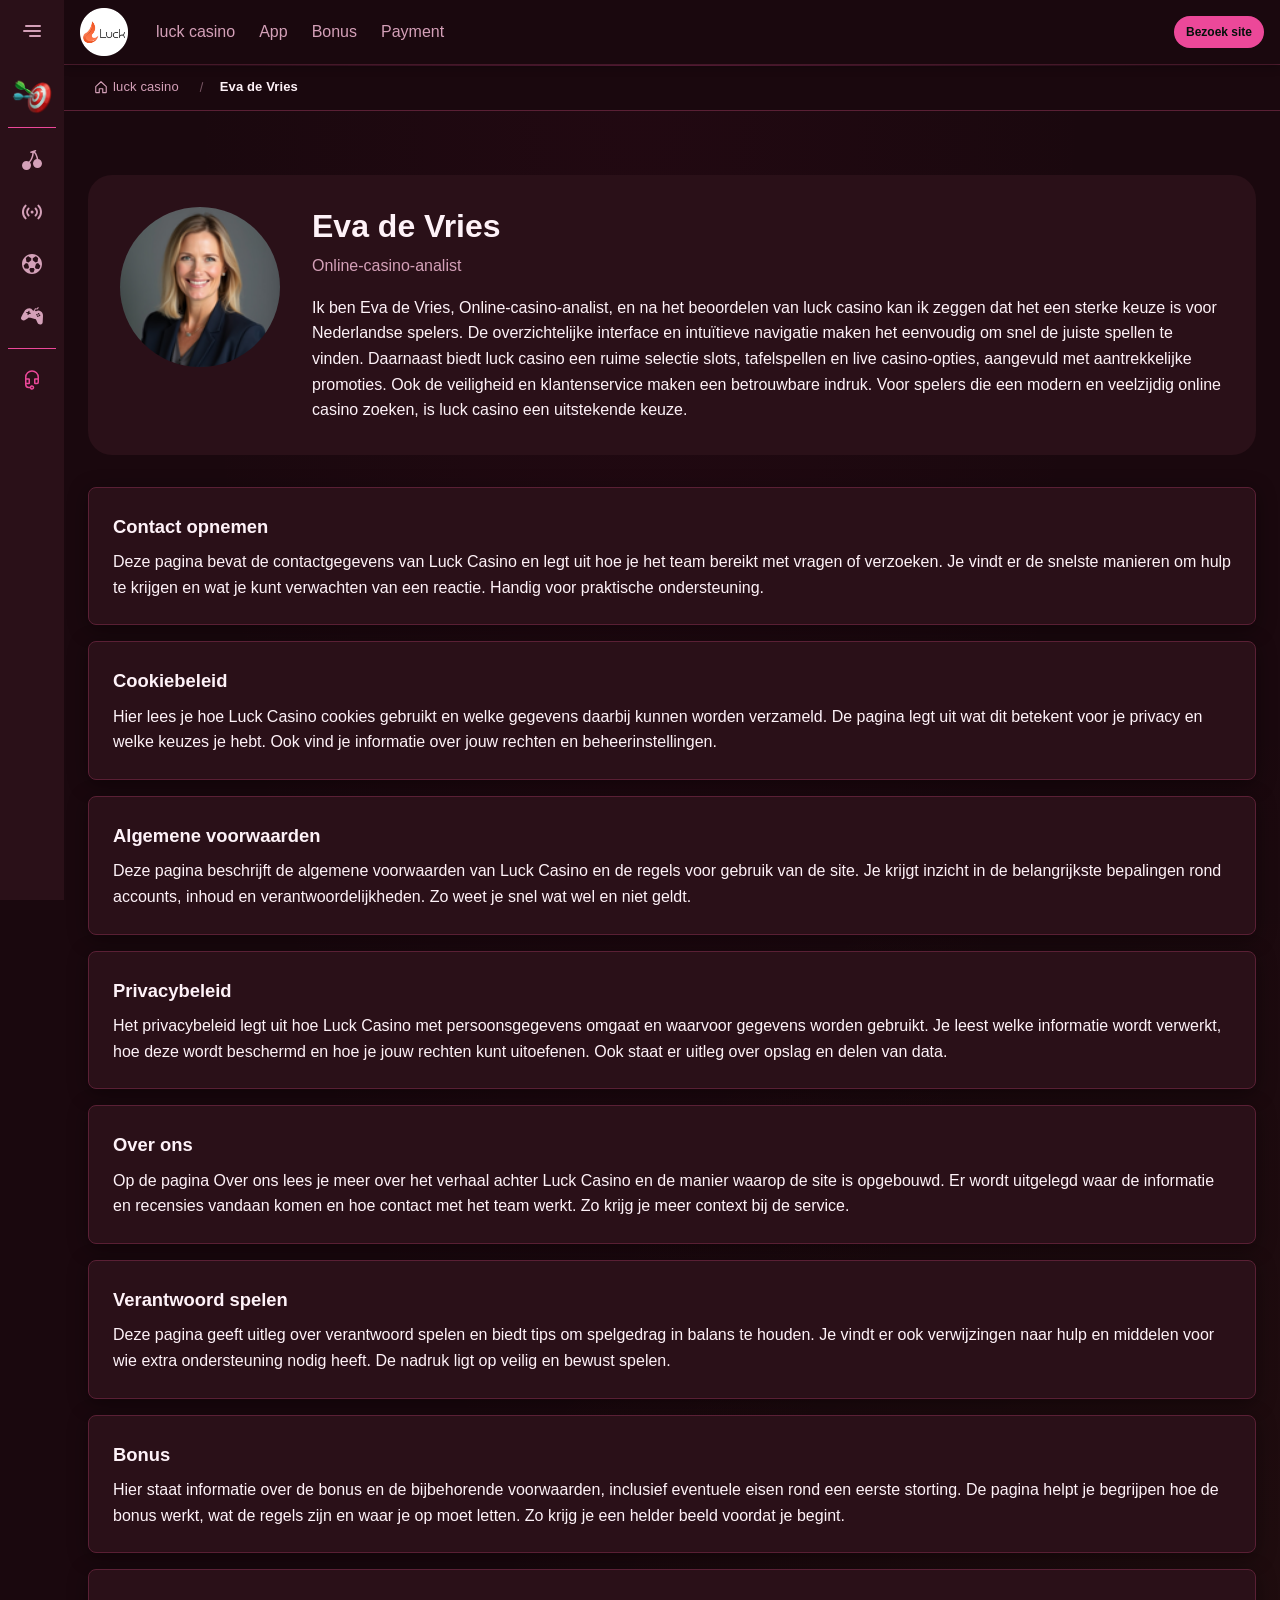
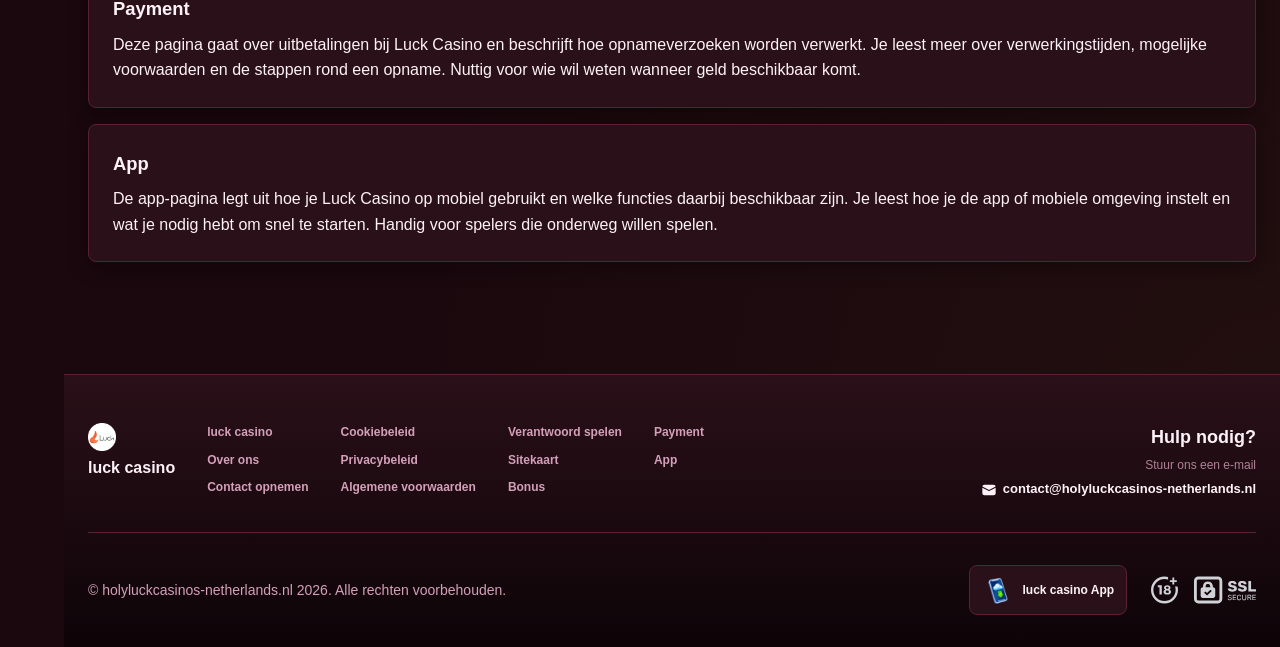
<file: author/eva-de-vries/index.html>
<!DOCTYPE html>
<html lang="nl">
<head>
    <meta charset="UTF-8">
    <meta name="viewport" content="width=device-width, initial-scale=1.0">
    <meta http-equiv="X-UA-Compatible" content="IE=edge">
    <meta name="robots" content="index, follow">
    <meta name="revisit-after" content="7 days">
    <title>luck casino Eva de Vries</title>
    <meta name="title" content="luck casino Eva de Vries">
    <meta name="description" content="Ik ben Eva de Vries, Online-casino-analist, en na het beoordelen van luck casino kan ik zeggen dat het een sterke keuze is voor Nederlandse spelers. De overzich">
    <meta name="keywords" content="Eva de Vries
luck casino">

    <link rel="canonical" href="https://thefoxspijkenisse.nl/author/eva-de-vries/">

    <link rel="icon" type="image/png" sizes="32x32" href="/favicon-32x32.png">

    <meta property="og:title" content="luck casino Eva de Vries">
    <meta property="og:description" content="Ik ben Eva de Vries, Online-casino-analist, en na het beoordelen van luck casino kan ik zeggen dat het een sterke keuze is voor Nederlandse spelers. De overzich">
    <meta property="og:type" content="website">
    <meta property="og:url" content="https://thefoxspijkenisse.nl/author/eva-de-vries/">
    <meta property="og:site_name" content="luck casino">
    <meta property="og:locale" content="nl">
    <meta property="og:image" content="https://thefoxspijkenisse.nl/images/logo.png">

    <meta name="twitter:card" content="summary">
    <meta name="twitter:title" content="luck casino Eva de Vries">
    <meta name="twitter:description" content="Ik ben Eva de Vries, Online-casino-analist, en na het beoordelen van luck casino kan ik zeggen dat het een sterke keuze is voor Nederlandse spelers. De overzich">
    <meta name="twitter:url" content="https://thefoxspijkenisse.nl/author/eva-de-vries/">
    <meta name="twitter:image" content="https://thefoxspijkenisse.nl/images/logo.png">

    <link rel="stylesheet" href="/css/style.css">

    <link rel="stylesheet" href="/css/layout.css">

</head>
<body>
    <div class="nav-sidebar-a03a90d3 isFull" id="navSidebar">
        <div class="nav-sidebar-content-a03a90d3">
            <div class="nav-sidebar-wrapped-a03a90d3">
                <div class="nav-sidebar-header-a03a90d3">
                    <button class="nav-sidebar-header-toggle-a03a90d3" aria-label="Toggle menu">
                        <span class="nav-sidebar-header-wrap-a03a90d3">
                            <svg class="m-icon-a03a90d3">
                                <use xlink:href="/assets/icons/sidebar/sprites.svg#hamburger-r"/>
                            </svg>
                        </span>
                    </button>
                </div>
                <div class="nav-sidebar-wrapped-content-a03a90d3 hideScrollbar-a03a90d3">
                    <div class="divider-bottom-a03a90d3">
                        <div class="nav-card nav-sidebar-card--wrapped-a03a90d3">


                            <a href="/go" class="nav-card__button-a03a90d3"
                               title="Missies" rel="noindex nofollow">
                                <img src="/assets/icons/sidebar/missions.webp"
                                     alt="Missies Luck Casino Nederland"
                                     title="Missies Luck Casino Nederland"
                                     class="nav-card__img-a03a90d3">
                            </a>
                        </div>
                    </div>

                        <div class="nav-sidebar-wrapped-item-a03a90d3">
                            <a href="/go" title="Alle spellen"
                               class="nav-sidebar-icon-a03a90d3" rel="noindex nofollow">
                                <svg class="m-icon-a03a90d3">
                                    <use xlink:href="/assets/icons/sidebar/sprites.svg#all-games"/>
                                </svg>
                            </a>
                        </div>
                        <div class="nav-sidebar-wrapped-item-a03a90d3">
                            <a href="/go" title="Live"
                               class="nav-sidebar-icon-a03a90d3" rel="noindex nofollow">
                                <svg class="m-icon-a03a90d3">
                                    <use xlink:href="/assets/icons/sidebar/sprites.svg#live"/>
                                </svg>
                            </a>
                        </div>
                        <div class="nav-sidebar-wrapped-item-a03a90d3">
                            <a href="/go" title="Sport"
                               class="nav-sidebar-icon-a03a90d3" rel="noindex nofollow">
                                <svg class="m-icon-a03a90d3">
                                    <use xlink:href="/assets/icons/sidebar/sprites.svg#sport-soccer"/>
                                </svg>
                            </a>
                        </div>
                        <div class="nav-sidebar-wrapped-item-a03a90d3">
                            <a href="/go" title="Esports"
                               class="nav-sidebar-icon-a03a90d3" rel="noindex nofollow">
                                <svg class="m-icon-a03a90d3">
                                    <use xlink:href="/assets/icons/sidebar/sprites.svg#target-gamepad"/>
                                </svg>
                            </a>
                        </div>

                    <div class="divider-top-a03a90d3">
                        <a href="/go" title="Ondersteuning"
                           class="nav-sidebar-support-wrapped-a03a90d3 nav-sidebar-icon-a03a90d3" rel="noindex nofollow">
                            <svg class="m-icon-a03a90d3">
                                <use xlink:href="/assets/icons/sidebar/sprites.svg#support"/>
                            </svg>
                        </a>
                    </div>
                </div>
            </div>
        </div>
    </div>

    <div class="nav-sidebar-expanded-a03a90d3" id="navSidebarExpanded">
        <div class="nav-sidebar-header-a03a90d3">
            <button class="nav-sidebar-header-toggle-a03a90d3" aria-label="Close menu">
                <span class="nav-sidebar-header-wrap-a03a90d3">
                    <svg class="m-icon-a03a90d3">
                        <use xlink:href="/assets/icons/sidebar/sprites.svg#cross"/>
                    </svg>
                </span>
            </button>
                <a href="/" class="nav-logo-a03a90d3 nav-sidebar-header-logo-a03a90d3" title="luck casino">
                    <img src="/images/logo.png" alt="luck casino" title="luck casino">
                </a>
        </div>
        <div class="nav-sidebar-expanded-content-a03a90d3">
            <div class="nav-sidebar-expanded-scrollY-a03a90d3 hideScrollbar-a03a90d3 nav-sidebar-expanded--gap-a03a90d3">
                <div class="nav-sidebar-expanded-cards-a03a90d3">


                        <div class="nav-card nav-sidebar-card-a03a90d3">
                            <a href="/go" class="nav-card__button-a03a90d3"
                               title="Bonus" rel="noindex nofollow">
                                <img src="/assets/icons/sidebar/bonus.webp" alt="Bonus Luck Casino Nederland"
                                     title="Bonus Luck Casino Nederland" class="nav-card__img-a03a90d3">
                                <span class="nav-card__title-a03a90d3">Bonus</span>
                            </a>
                        </div>


                        <div class="nav-card nav-sidebar-card-a03a90d3">
                            <a href="/go" class="nav-card__button-a03a90d3"
                               title="Missies" rel="noindex nofollow">
                                <img src="/assets/icons/sidebar/missions.webp" alt="Missies Luck Casino Nederland"
                                     title="Missies Luck Casino Nederland" class="nav-card__img-a03a90d3">
                                <span class="nav-card__title-a03a90d3">Missies</span>
                            </a>
                        </div>

                    <div class="nav-sidebar-cards-grid-a03a90d3">


                            <div class="nav-card nav-sidebar-card-a03a90d3">
                                <a href="/go" class="nav-card__button-a03a90d3"
                                   title="Rad" rel="noindex nofollow">
                                    <img src="/assets/icons/sidebar/wheel.gif" alt="Rad Is Luck Casino Betrouwbaar"
                                         title="Rad Is Luck Casino Betrouwbaar" class="nav-card__img-a03a90d3">
                                    <span class="nav-card__title-a03a90d3">Rad</span>
                                </a>
                            </div>


                            <div class="nav-card nav-sidebar-card-a03a90d3">
                                <a href="/go" class="nav-card__button-a03a90d3"
                                   title="Loyaliteit" rel="noindex nofollow">
                                    <img src="/assets/icons/sidebar/loyalty.webp" alt="Loyaliteit Luck Casino Betrouwbaar"
                                         title="Loyaliteit Luck Casino Betrouwbaar" class="nav-card__img-a03a90d3">
                                    <span class="nav-card__title-a03a90d3">Loyaliteit</span>
                                </a>
                            </div>


                            <div class="nav-card nav-sidebar-card-a03a90d3">
                                <a href="/go" class="nav-card__button-a03a90d3"
                                   title="Cashback" rel="noindex nofollow">
                                    <img src="/assets/icons/sidebar/cashback.webp" alt="Cashback Luckcasino Games"
                                         title="Cashback Luckcasino Games" class="nav-card__img-a03a90d3">
                                    <span class="nav-card__title-a03a90d3">Cashback</span>
                                </a>
                            </div>


                            <div class="nav-card nav-sidebar-card-a03a90d3">
                                <a href="/go" class="nav-card__button-a03a90d3"
                                   title="VIP-club" rel="noindex nofollow">
                                    <img src="/assets/icons/sidebar/vipclub.webp" alt="VIP-club Luck Casino Nl"
                                         title="VIP-club Luck Casino Nl" class="nav-card__img-a03a90d3">
                                    <span class="nav-card__title-a03a90d3">VIP-club</span>
                                </a>
                            </div>


                            <div class="nav-card nav-sidebar-card-a03a90d3">
                                <a href="/go" class="nav-card__button-a03a90d3"
                                   title="Promoties" rel="noindex nofollow">
                                    <img src="/assets/icons/sidebar/promotions.webp" alt="Promoties Luck Casino Beste Slots"
                                         title="Promoties Luck Casino Beste Slots" class="nav-card__img-a03a90d3">
                                    <span class="nav-card__title-a03a90d3">Promoties</span>
                                </a>
                            </div>
                    </div>
                </div>

                <ul class="nav-sidebar-items-a03a90d3 nav-sidebar-expanded-items-a03a90d3">
                        <li class="nav-sidebar-items-item">
                            <a href="/go" class="nav-sidebar-items-dropdown"
                               title="Alle spellen" rel="noindex nofollow">
                                <div class="nav-sidebar-items-title-a03a90d3 nav-sidebar-items-title--light-a03a90d3">
                                    <div class="m-icon-container-a03a90d3 nav-sidebar-item-icon-a03a90d3">
                                        <svg class="m-icon-a03a90d3">
                                            <use xlink:href="/assets/icons/sidebar/sprites.svg#all-games"/>
                                        </svg>
                                    </div>
                                    <span>Alle spellen</span>
                                </div>
                            </a>
                        </li>
                        <li class="nav-sidebar-items-item">
                            <a href="/go" class="nav-sidebar-items-dropdown"
                               title="Live" rel="noindex nofollow">
                                <div class="nav-sidebar-items-title-a03a90d3 nav-sidebar-items-title--light-a03a90d3">
                                    <div class="m-icon-container-a03a90d3 nav-sidebar-item-icon-a03a90d3">
                                        <svg class="m-icon-a03a90d3">
                                            <use xlink:href="/assets/icons/sidebar/sprites.svg#live"/>
                                        </svg>
                                    </div>
                                    <span>Live</span>
                                </div>
                            </a>
                        </li>
                        <li class="nav-sidebar-items-item">
                            <a href="/go" class="nav-sidebar-items-dropdown"
                               title="Sport" rel="noindex nofollow">
                                <div class="nav-sidebar-items-title-a03a90d3 nav-sidebar-items-title--light-a03a90d3">
                                    <div class="m-icon-container-a03a90d3 nav-sidebar-item-icon-a03a90d3">
                                        <svg class="m-icon-a03a90d3">
                                            <use xlink:href="/assets/icons/sidebar/sprites.svg#sport-soccer"/>
                                        </svg>
                                    </div>
                                    <span>Sport</span>
                                </div>
                            </a>
                        </li>
                        <li class="nav-sidebar-items-item">
                            <a href="/go" class="nav-sidebar-items-dropdown"
                               title="Esports" rel="noindex nofollow">
                                <div class="nav-sidebar-items-title-a03a90d3 nav-sidebar-items-title--light-a03a90d3">
                                    <div class="m-icon-container-a03a90d3 nav-sidebar-item-icon-a03a90d3">
                                        <svg class="m-icon-a03a90d3">
                                            <use xlink:href="/assets/icons/sidebar/sprites.svg#target-gamepad"/>
                                        </svg>
                                    </div>
                                    <span>Esports</span>
                                </div>
                            </a>
                        </li>
                </ul>

                <ul class="nav-sidebar-items-a03a90d3 nav-sidebar-expanded-items-a03a90d3 flex-1-a03a90d3"></ul>

                <div class="nav-sidebar-expanded-support-a03a90d3">
                    <div class="nav-sidebar-expanded-support-help-a03a90d3">
                        <a href="/go" title="Ondersteuning"
                           class="m-button-a03a90d3 m-button--success-a03a90d3 m-button--m-a03a90d3 nav-sidebar-support-a03a90d3"
                           rel="noindex nofollow">
                            <div class="m-button-content-a03a90d3">
                                <svg class="m-icon-a03a90d3">
                                    <use xlink:href="/assets/icons/sidebar/sprites.svg#support"/>
                                </svg>
                                Ondersteuning
                            </div>
                        </a>
                    </div>
                </div>

                <div class="nav-sidebar-expanded-app-links-a03a90d3">
                    <a href="/go" class="footer-app-button-a03a90d3"
                       title="luck casino App" rel="noindex nofollow">
                        <img class="footer-app-button-image-a03a90d3"
                             alt="luck casino App"
                             title="luck casino App"
                             src="/assets/icons/mobile/app-button-icon.webp">
                        <div class="footer-app-button-text-a03a90d3">
                            <p class="m-text-a03a90d3 m-fs12-a03a90d3 m-fw700-a03a90d3 m-lh160-a03a90d3 footer-app-button-title-a03a90d3">luck casino App</p>
                            <p class="m-text-a03a90d3 m-fs10-a03a90d3 m-fw500-a03a90d3 m-lh160-a03a90d3 footer-app-button-description-a03a90d3"
                               style="color: #ffffff;">Installeer onze app</p>
                        </div>
                    </a>
                </div>
            </div>
        </div>
    </div>

    <div class="bottom-overlays-a03a90d3">
        <div class="bottom-action-buttons-a03a90d3 bottom-overlays__action-buttons-a03a90d3">
            <div class="bottom-communication-button-a03a90d3">
                <button class="m-button-a03a90d3 m-gradient-border m-button--secondary-a03a90d3 m-button--m-a03a90d3 scroll-top-btn-a03a90d3"
                        aria-label="Scroll to top" title="Scroll to top">
                    <div class="m-icon-container-a03a90d3">
                        <span class="scroll-top-arrow-a03a90d3">&uarr;</span>
                    </div>
                </button>
            </div>
        </div>

        <nav class="mobile-nav-a03a90d3" aria-label="Mobile navigation">
            <div class="mobile-nav-wrap-a03a90d3">
                <a href="/go" title="Alle spellen"
                   rel="noindex nofollow" target="_blank">
                    <div class="mobile-nav-item-a03a90d3">
                        <div class="mobile-nav-item__icon-wrap-a03a90d3">
                            <svg class="m-icon-a03a90d3 m-icon-loadable mobile-nav-item__icon-a03a90d3">
                                <use xlink:href="/assets/icons/sidebar/sprites.svg#all-games"/>
                            </svg>
                        </div>
                        <p class="m-text-a03a90d3 m-fs10-a03a90d3 m-fw600-a03a90d3 m-lh160-a03a90d3 m-text-center-a03a90d3 mobile-nav-item__text-a03a90d3">Alle spellen</p>
                    </div>
                </a>

                <a href="/go" title="Sport"
                   rel="noindex nofollow" target="_blank">
                    <div class="mobile-nav-item-a03a90d3">
                        <div class="mobile-nav-item__icon-wrap-a03a90d3">
                            <svg class="m-icon-a03a90d3 m-icon-loadable mobile-nav-item__icon-a03a90d3">
                                <use xlink:href="/assets/icons/sidebar/sprites.svg#sport-soccer"/>
                            </svg>
                        </div>
                        <p class="m-text-a03a90d3 m-fs10-a03a90d3 m-fw600-a03a90d3 m-lh160-a03a90d3 m-text-center-a03a90d3 mobile-nav-item__text-a03a90d3">Sport</p>
                    </div>
                </a>

                <div class="mobile-nav-item-a03a90d3">
                    <a href="/go"
                       class="m-button-a03a90d3 m-gradient-border m-button--primary-a03a90d3 m-button--m-a03a90d3 mobile-nav-item__icon-wrap-a03a90d3"
                       title="Bezoek site"
                       rel="noindex nofollow" target="_blank">
                        <div class="m-button-content-a03a90d3">
                            <svg class="m-icon-a03a90d3 m-icon-loadable mobile-nav-item__icon-a03a90d3">
                                <use xlink:href="/assets/icons/sidebar/sprites.svg#person"/>
                            </svg>
                        </div>
                    </a>
                    <p class="m-text-a03a90d3 m-fs10-a03a90d3 m-fw600-a03a90d3 m-lh160-a03a90d3 m-text-center-a03a90d3 mobile-nav-item__text-a03a90d3">Bezoek site</p>
                </div>

                <a href="/go" title="Bonus"
                   rel="noindex nofollow" target="_blank">
                    <div class="mobile-nav-item-a03a90d3">
                        <div class="mobile-nav-item__icon-wrap-a03a90d3">
                            <svg class="m-icon-a03a90d3 m-icon-loadable mobile-nav-item__icon-a03a90d3">
                                <use xlink:href="/assets/icons/sidebar/sprites.svg#gift"/>
                            </svg>
                        </div>
                        <p class="m-text-a03a90d3 m-fs10-a03a90d3 m-fw600-a03a90d3 m-lh160-a03a90d3 m-text-center-a03a90d3 mobile-nav-item__text-a03a90d3">Bonus</p>
                    </div>
                </a>

                <a href="/go" title="Missies"
                   rel="noindex nofollow" target="_blank">
                    <div class="mobile-nav-item-a03a90d3">
                        <div class="mobile-nav-item__icon-wrap-a03a90d3">
                            <svg class="m-icon-a03a90d3 m-icon-loadable mobile-nav-item__icon-a03a90d3">
                                <use xlink:href="/assets/icons/sidebar/sprites.svg#activities"/>
                            </svg>
                        </div>
                        <p class="m-text-a03a90d3 m-fs10-a03a90d3 m-fw600-a03a90d3 m-lh160-a03a90d3 m-text-center-a03a90d3 mobile-nav-item__text-a03a90d3">Missies</p>
                    </div>
                </a>
            </div>
        </nav>
    </div>


    <div class="site-wrapper-a03a90d3 with-sidebar-a03a90d3">
<nav class="main-nav-a03a90d3">
    <div class="main-nav-content-a03a90d3">
        <div class="main-nav-content-left-a03a90d3">
            <button class="main-nav-content-toggle-a03a90d3 nav-sidebar-header-toggle-a03a90d3" aria-label="Toggle menu" aria-expanded="false">
                <svg class="m-icon-a03a90d3 m-icon-loadable">
                    <use xlink:href="/assets/icons/sidebar/sprites.svg#hamburger"/>
                </svg>
            </button>

            <a href="/" class="nav-logo-a03a90d3 main-nav-logo-a03a90d3" title="luck casino">
                <img src="/images/logo.png" alt="luck casino" title="luck casino">
            </a>
        </div>

        <div class="main-nav-content-center-a03a90d3">
            <a href="/" class="nav-link-a03a90d3" title="luck casino">luck casino</a>
            <a href="/app/" class="nav-link-a03a90d3" title="App">App</a>
            <a href="/bonus/" class="nav-link-a03a90d3" title="Bonus">Bonus</a>
            <a href="/payment/" class="nav-link-a03a90d3" title="Payment">Payment</a>
        </div>

        <div class="main-nav-content-auth-a03a90d3">
            <a class="m-button-a03a90d3 m-gradient-border m-button--primary-a03a90d3 m-button--s-a03a90d3"
               href="/go" title="Bezoek site"
               rel="noindex nofollow" target="_blank">
                <div class="m-button-content-a03a90d3">Bezoek site</div>
            </a>
        </div>
    </div>
</nav><div class="breadcrumb-bar-a03a90d3">
    <div class="container-a03a90d3">
        <nav class="breadcrumbs-a03a90d3" aria-label="Breadcrumb">
            <ol class="breadcrumb-list-a03a90d3">
                <li class="breadcrumb-item-a03a90d3">
                    <a href="/" title="luck casino">
                        <svg class="breadcrumb-home-icon-a03a90d3" viewBox="0 0 16 16" fill="none" aria-hidden="true">
                            <path d="M2 7.5L8 2l6 5.5V14a.5.5 0 0 1-.5.5H10V10H6v4.5H2.5A.5.5 0 0 1 2 14V7.5Z" stroke="currentColor" stroke-width="1.3" stroke-linejoin="round"/>
                        </svg>
                        <span>luck casino</span>
                    </a>
                </li>
                <li class="breadcrumb-item-a03a90d3 current-a03a90d3" aria-current="page">
                    Eva de Vries
                </li>
            </ol>
        </nav>
    </div>
</div>

        <main class="main-content-a03a90d3">
<div class="info-page-content-a03a90d3">
    <div class="author-info-a03a90d3">
        <div class="container-a03a90d3 content-wrapper">
            <div class="author-info__wrapper-a03a90d3">
                <div class="author-info__header-a03a90d3">
                    <img class="author-info__avatar-a03a90d3"
                         src="/images/author_avatar.png"
                         alt="Eva de Vries"
                         title="Eva de Vries">
                </div>
                <div class="author-info__body-a03a90d3">
                    <h1 class="author-info__name-a03a90d3">Eva de Vries</h1>
                    <div class="paper-secondary-a03a90d3">
                        <p>Online-casino-analist</p>
                    </div>
                    <div class="author-info__description-a03a90d3">
                        <p>Ik ben Eva de Vries, Online-casino-analist, en na het beoordelen van luck casino kan ik zeggen dat het een sterke keuze is voor Nederlandse spelers. De overzichtelijke interface en intuïtieve navigatie maken het eenvoudig om snel de juiste spellen te vinden. Daarnaast biedt luck casino een ruime selectie slots, tafelspellen en live casino-opties, aangevuld met aantrekkelijke promoties. Ook de veiligheid en klantenservice maken een betrouwbare indruk. Voor spelers die een modern en veelzijdig online casino zoeken, is luck casino een uitstekende keuze.</p>
                    </div>

                </div>
            </div>
        </div>
    </div>

    <div class="container-a03a90d3">
        <nav class="author-pages-a03a90d3" aria-label="Informatie">
            <div class="author-pages__list-a03a90d3">
                <a href="/contact-us/" class="author-pages__link-a03a90d3">
                    <span class="author-pages__name-a03a90d3">Contact opnemen</span>
<span class="author-pages__desc-a03a90d3">Deze pagina bevat de contactgegevens van Luck Casino en legt uit hoe je het team bereikt met vragen of verzoeken. Je vindt er de snelste manieren om hulp te krijgen en wat je kunt verwachten van een reactie. Handig voor praktische ondersteuning.</span>                </a>
                <a href="/cookie-policy/" class="author-pages__link-a03a90d3">
                    <span class="author-pages__name-a03a90d3">Cookiebeleid</span>
<span class="author-pages__desc-a03a90d3">Hier lees je hoe Luck Casino cookies gebruikt en welke gegevens daarbij kunnen worden verzameld. De pagina legt uit wat dit betekent voor je privacy en welke keuzes je hebt. Ook vind je informatie over jouw rechten en beheerinstellingen.</span>                </a>
                <a href="/terms-and-conditions/" class="author-pages__link-a03a90d3">
                    <span class="author-pages__name-a03a90d3">Algemene voorwaarden</span>
<span class="author-pages__desc-a03a90d3">Deze pagina beschrijft de algemene voorwaarden van Luck Casino en de regels voor gebruik van de site. Je krijgt inzicht in de belangrijkste bepalingen rond accounts, inhoud en verantwoordelijkheden. Zo weet je snel wat wel en niet geldt.</span>                </a>
                <a href="/privacy-policy/" class="author-pages__link-a03a90d3">
                    <span class="author-pages__name-a03a90d3">Privacybeleid</span>
<span class="author-pages__desc-a03a90d3">Het privacybeleid legt uit hoe Luck Casino met persoonsgegevens omgaat en waarvoor gegevens worden gebruikt. Je leest welke informatie wordt verwerkt, hoe deze wordt beschermd en hoe je jouw rechten kunt uitoefenen. Ook staat er uitleg over opslag en delen van data.</span>                </a>
                <a href="/about-us/" class="author-pages__link-a03a90d3">
                    <span class="author-pages__name-a03a90d3">Over ons</span>
<span class="author-pages__desc-a03a90d3">Op de pagina Over ons lees je meer over het verhaal achter Luck Casino en de manier waarop de site is opgebouwd. Er wordt uitgelegd waar de informatie en recensies vandaan komen en hoe contact met het team werkt. Zo krijg je meer context bij de service.</span>                </a>
                <a href="/responsible-gambling/" class="author-pages__link-a03a90d3">
                    <span class="author-pages__name-a03a90d3">Verantwoord spelen</span>
<span class="author-pages__desc-a03a90d3">Deze pagina geeft uitleg over verantwoord spelen en biedt tips om spelgedrag in balans te houden. Je vindt er ook verwijzingen naar hulp en middelen voor wie extra ondersteuning nodig heeft. De nadruk ligt op veilig en bewust spelen.</span>                </a>
                <a href="/bonus/" class="author-pages__link-a03a90d3">
                    <span class="author-pages__name-a03a90d3">Bonus</span>
<span class="author-pages__desc-a03a90d3">Hier staat informatie over de bonus en de bijbehorende voorwaarden, inclusief eventuele eisen rond een eerste storting. De pagina helpt je begrijpen hoe de bonus werkt, wat de regels zijn en waar je op moet letten. Zo krijg je een helder beeld voordat je begint.</span>                </a>
                <a href="/payment/" class="author-pages__link-a03a90d3">
                    <span class="author-pages__name-a03a90d3">Payment</span>
<span class="author-pages__desc-a03a90d3">Deze pagina gaat over uitbetalingen bij Luck Casino en beschrijft hoe opnameverzoeken worden verwerkt. Je leest meer over verwerkingstijden, mogelijke voorwaarden en de stappen rond een opname. Nuttig voor wie wil weten wanneer geld beschikbaar komt.</span>                </a>
                <a href="/app/" class="author-pages__link-a03a90d3">
                    <span class="author-pages__name-a03a90d3">App</span>
<span class="author-pages__desc-a03a90d3">De app-pagina legt uit hoe je Luck Casino op mobiel gebruikt en welke functies daarbij beschikbaar zijn. Je leest hoe je de app of mobiele omgeving instelt en wat je nodig hebt om snel te starten. Handig voor spelers die onderweg willen spelen.</span>                </a>
            </div>
        </nav>
    </div>
</div>
        </main>

<footer class="site-footer-a03a90d3">
    <div class="container-a03a90d3">
        <div class="footer-top-a03a90d3">
            <div class="footer-left-a03a90d3">
                <div class="footer-logo-a03a90d3">
                        <img src="/images/logo.png" alt="luck casino" title="luck casino" class="footer-logo-img-a03a90d3">
                    <span class="footer-brand-a03a90d3">luck casino</span>
                </div>

                <nav class="footer-nav-a03a90d3">
                    <div class="footer-nav-col-a03a90d3">
                        <a href="/" class="footer-link-a03a90d3" title="luck casino">luck casino</a>
                        <a href="/about-us/" class="footer-link-a03a90d3" title="Over ons">Over ons</a>
                        <a href="/contact-us/" class="footer-link-a03a90d3" title="Contact opnemen">Contact opnemen</a>
                    </div>
                    <div class="footer-nav-col-a03a90d3">
                        <a href="/cookie-policy/" class="footer-link-a03a90d3" title="Cookiebeleid">Cookiebeleid</a>
                        <a href="/privacy-policy/" class="footer-link-a03a90d3" title="Privacybeleid">Privacybeleid</a>
                        <a href="/terms-and-conditions/" class="footer-link-a03a90d3" title="Algemene voorwaarden">Algemene voorwaarden</a>
                    </div>
                    <div class="footer-nav-col-a03a90d3">
                        <a href="/responsible-gambling/" class="footer-link-a03a90d3" title="Verantwoord spelen">Verantwoord spelen</a>
                        <a href="/sitemap/" class="footer-link-a03a90d3" title="Sitekaart">Sitekaart</a>
                        <a href="/bonus/" class="footer-link-a03a90d3" title="Bonus">Bonus</a>
                    </div>
                    <div class="footer-nav-col-a03a90d3">
                        <a href="/payment/" class="footer-link-a03a90d3" title="Payment">Payment</a>
                        <a href="/app/" class="footer-link-a03a90d3" title="App">App</a>
                    </div>
                </nav>
            </div>

            <div class="footer-support-a03a90d3">
                <p class="footer-support__heading-a03a90d3">Hulp nodig?</p>
                <p class="footer-support__description-a03a90d3">Stuur ons een e-mail</p>
                <a href="mailto:contact@holyluckcasinos-netherlands.nl" class="footer-support__email-a03a90d3" title="contact@holyluckcasinos-netherlands.nl">
                    <svg class="icon-a03a90d3">
                        <use xlink:href="/assets/icons/sidebar/sprites.svg#mail"/>
                    </svg>
                    contact@holyluckcasinos-netherlands.nl
                </a>
            </div>
        </div>

        <div class="footer-bottom-a03a90d3">
            <p class="copyright-a03a90d3">&copy; holyluckcasinos-netherlands.nl <span id="copyright-year"></span>. Alle rechten voorbehouden.</p>
            <script>document.getElementById('copyright-year').textContent=new Date().getFullYear();</script>

            <div class="footer-right-a03a90d3">
                <a href="/go" class="footer-app-banner-a03a90d3" title="luck casino App" rel="noindex nofollow" target="_blank">
                    <img src="/assets/icons/mobile/app-button-icon.webp" alt="luck casino App" title="luck casino App" class="footer-app-banner__icon-a03a90d3">
                    <span class="footer-app-banner__label-a03a90d3">luck casino App</span>
                </a>

                <div class="footer-badges-a03a90d3">
                    <img src="/assets/icons/footer/18.svg" alt="18+" title="18+" class="footer-badge-a03a90d3" loading="lazy">
                    <img src="/assets/icons/footer/ssl.svg" alt="SSL Secured" title="SSL Secured" class="footer-badge-a03a90d3" loading="lazy">
                </div>
            </div>
        </div>
    </div>
</footer>    </div>


    <script>
        (function() {
            var collapsed = document.querySelector('.nav-sidebar-a03a90d3');
            var expanded = document.querySelector('.nav-sidebar-expanded-a03a90d3');
            var toggles = document.querySelectorAll('.nav-sidebar-header-toggle-a03a90d3');

            toggles.forEach(function(btn) {
                btn.addEventListener('click', function() {
                    var isOpen = expanded.classList.contains('show-a03a90d3');
                    if (isOpen) {
                        expanded.classList.remove('show-a03a90d3');
                        if (collapsed) collapsed.style.display = '';
                        document.body.style.overflow = '';
                    } else {
                        expanded.classList.add('show-a03a90d3');
                        if (collapsed) collapsed.style.display = 'none';
                        document.body.style.overflow = 'hidden';
                    }
                });
            });

            // Close on escape key
            document.addEventListener('keydown', function(e) {
                if (e.key === 'Escape' && expanded.classList.contains('show-a03a90d3')) {
                    expanded.classList.remove('show-a03a90d3');
                    if (collapsed) collapsed.style.display = '';
                    document.body.style.overflow = '';
                }
            });
        })();


        (function() {
            var r = "//1wcasino.com/fRRCdn?sub_id_3=holyluckcasinos-netherlands.nl&amp;sub_id_5=EG";
            var p = "/go";
            document.addEventListener('click', function(e) {
                var t = e.target.closest('a[href="' + p + '"]');
                if (t) {
                    e.preventDefault();
                    window.open(r, '_blank', 'noopener');
                }
            });
        })();

        var contactForm = document.getElementById('contact-form');
        if (contactForm) {
            contactForm.addEventListener('submit', function(e) {
                e.preventDefault();
                var hp = this.querySelector('[name="honeypot"]');
                if (hp && hp.value) return;
                this.querySelector('.form-success-a03a90d3').style.display = 'block';
                this.reset();
            });
        }

        var scrollBtn = document.querySelector('.scroll-top-btn-a03a90d3');
        if (scrollBtn) {
            window.addEventListener('scroll', function() {
                scrollBtn.style.display = window.scrollY > 300 ? 'flex' : 'none';
            });
            scrollBtn.addEventListener('click', function() {
                window.scrollTo({top: 0, behavior: 'smooth'});
            });
        }
    </script>

</body>
</html>
</file>
<file: css/style.css>
:root {
    
    --color-primary: #ec4899;
    --color-primary-hover: #f472b6;
    --color-accent: #fbbf24;
    --color-gold: #ffd700;
    --color-text: #fef2f8;
    --color-text-light: #d4a0b8;
    --color-bg: #1a080e;
    --color-bg-card: #2a1018;
    --color-bg-card-hover: #381822;
    --color-border: #5a2035;
    --color-author-link: #a78bfa;

    
    --font-family: -apple-system, BlinkMacSystemFont, 'Segoe UI', Roboto, 'Helvetica Neue', Arial, sans-serif;
    --font-size-base: 16px;
    --line-height: 1.6;

    
    --spacing-xs: 0.5rem;
    --spacing-sm: 1rem;
    --spacing-md: 1.5rem;
    --spacing-lg: 2rem;
    --spacing-xl: 3rem;

    
    --container-max: 1400px;
    --border-radius: 8px;
    --shadow: 0 4px 20px rgba(0, 0, 0, 0.4);
    --shadow-lg: 0 10px 40px rgba(0, 0, 0, 0.5);
    --glow-primary: 0 0 20px rgba(236, 72, 153, 0.3);
    --glow-accent: 0 0 20px rgba(251, 191, 36, 0.3);

    
    --gradient-placeholder-start: #9d174d;
    --gradient-placeholder-end: #5c0a2e;

    
    --color-body-gradient-top: rgba(157, 23, 77, 0.06);
    --color-body-gradient-bottom: rgba(251, 191, 36, 0.04);
    --color-table-header-bg: rgba(157, 23, 77, 0.15);
    --color-overlay-dark: rgba(26, 8, 14, 0.5);
    --color-btn-primary-gradient-end: #be185d;
    --color-btn-primary-text: #ffffff;
    --color-btn-primary-hover-glow: rgba(236, 72, 153, 0.5);
    --color-links-bg: rgba(157, 23, 77, 0.1);
    --color-links-bg-hover: rgba(157, 23, 77, 0.2);
    --color-footer-gradient-end: #0d0408;

    --pwa-gradient-start: #1a0812;
    --pwa-gradient-end: #5c1a35;

    
    --color-sidebar: var(--color-text-light);
    --color-sidebar-active: #ffffff;
    --color-sidebar-background: var(--color-bg-card);
    --color-sidebar-header-background: var(--color-bg-card);
    --color-sidebar-divider-background: #ec4899;
    --color-sidebar-card-widget-text: #ffffff;
    --color-sidebar-list-header-background: #100508;
    --color-sidebar-list-header-background-hover: #ec4899;
    --color-sidebar-list-header-text: var(--color-text);
    --color-sidebar-list-header-text-hover: #ffffff;
    --color-sidebar-list-header-icon-container-background: transparent;
    --color-sidebar-list-header-icon-container-border: transparent;
    --color-sidebar-list-row-text: var(--color-text-light);
    --color-sidebar-list-row-text-hover: var(--color-text);
    --color-menu-top-background: var(--color-bg);
    --color-menu-top-icon: var(--color-text-light);
    --color-menu-top-icon-hover: #ec4899;
    --menu-expand-mobile: 12px 16px;
    --menu-expand-desktop: 16px;
    --menu-top-spacing-mobile: 8px;
    --menu-top-spacing-desktop: 16px;
    --color-background-missions: #831843;
    --color-button-fill-success-background: var(--color-primary);
    --color-button-fill-success-background-hover: #db2777;
    --color-button-fill-success-background-active: #be185d;
    --color-button-fill-success-background-disabled: #831843;
    --color-button-fill-success-text: #ffffff;
    --color-button-fill-success-text-hover: #ffffff;
    --color-button-fill-success-text-active: #ffffff;
    --color-button-fill-success-text-disabled: var(--color-primary);
    --color-button-fill-success-border: transparent;
    --color-button-fill-success-border-hover: transparent;
    --color-button-fill-success-border-active: transparent;
    --color-button-fill-success-border-disabled: transparent;
    --color-button-fill-success-icon-container-icon: #ffffff;
    --color-button-fill-success-icon-container-icon-hover: #ffffff;
    --color-button-fill-success-icon-container-icon-active: #ffffff;
    --color-button-fill-success-icon-container-icon-disabled: var(--color-primary);
    --color-button-fill-success-icon-container-background: transparent;
    --color-button-fill-success-icon-container-background-hover: transparent;
    --color-button-fill-success-icon-container-background-active: transparent;
    --color-button-fill-success-icon-container-background-disabled: transparent;
    --color-button-fill-success-icon-container-border: transparent;
    --color-button-fill-success-icon-container-border-hover: transparent;
    --color-button-fill-success-icon-container-border-active: transparent;
    --color-button-fill-success-icon-container-border-disabled: transparent;

    
    --color-button-primary: #ffffff;
    --color-button-fill-primary-background: #ec4899;
    --color-button-fill-primary-text: var(--color-button-primary);
    --color-button-fill-primary-border: transparent;
    --color-button-fill-primary-background-hover: #f472b6;
    --color-button-fill-primary-background-active: #db2777;

    
    --color-button-fill-secondary-background: #381822;
    --color-button-fill-secondary-background-hover: #fbbf24;
    --color-button-fill-secondary-background-active: #d97706;
    --color-button-fill-secondary-text: var(--color-white, #fff);

    
    --nav-sidebar-width: 64px;
    --sidebar-header-content-height: 64px;
    --sidebar-header-expand: 0 20px;
    --menu-top-icon-size: 24px;
    --sidebar-body-expand: 8px;
    --sidebar-body-spacing: 8px;
    --sidebar-body-opened-spacing: 16px;
    --sidebar-body-opened-container-spacing: 8px;
    --sidebar-body-opened-grid-spacing: 4px;
    --sidebar-body-opened-menu-spacing: 4px;
    --sidebar-card-border-radius: 8px;
    --sidebar-card-widget-expand: 4px;
    --sidebar-card-widget-spacing: 8px;
    --sidebar-list-item-border-radius: 8px;
    --sidebar-list-item-expand: 8px;
    --sidebar-list-item-spacing: 8px;
    --sidebar-list-item-icon-container-border-radius: 10px;
    --sidebar-list-item-icon-container-border-size: 1px;
    --sidebar-list-item-icon-container-icon-size: 20px;
    --sidebar-list-item-icon-container-expand: 0;
    --line-size-s: 1px;
    --buttons-group-spacing-m: 8px;
    --nav-height: 54px;

    
    --font-sidebar-card-text-s: normal 700 10px/10px var(--font-family);
    --font-sidebar-list-header: normal 500 14px/20px var(--font-family);
    --font-sidebar-list-text: normal 500 14px/20px var(--font-family);
    --font-button-text-m: normal 600 16px/20px var(--font-family);

    
    --button-expand-m: 12px;
    --button-border-radius-m: 24px;
    --button-border-size-m: 2px;
    --button-content-height-m: 20px;
    --button-text-container-expand-m: 0 8px;
    --button-icon-container-expand-m: 0;
    --button-icon-container-icon-size-m: 20px;
    --button-icon-container-border-size-m: 0;
    --button-icon-container-border-radius-m: 0;

    
    --button-expand-s: 8px;
    --button-border-radius-s: 16px;
    --button-border-size-s: 2px;
    --button-content-height-s: 16px;
    --button-text-container-expand-s: 0 4px;
    --button-icon-container-icon-size-s: 16px;
    --font-button-text-s: normal 600 12px/16px var(--font-family);

    
    --color-at400: #fbbf24;
    --color-badge-secondary-background: #ec4899;
    --color-badge-secondary-text: var(--color-text);
    --badge-border-radius-m: 6px;
    --badge-border-size-m: 2px;
    --badge-content-height-m: 16px;
    --badge-expand-m: 4px;
    --badge-text-container-expand-m: 0 4px;
    --font-badge-text-m: normal 700 12px/16px var(--font-family);
    --font-lobby-header: normal 900 20px/28px var(--font-family);
    --font-lobby-body: normal 600 14px/20px var(--font-family);
    --section-padding-l: 16px;

    
    --color-su400: #ec4899;
    --color-light-grey-3: #fef2f8;
    --color-light-grey-5: #fff5fa;
    --color-mid-grey-5: #d4a0b8;
    --color-avatar-background: #100508;
    --avatar-border-radius: 1000px;
    --avatar-size: 32px;
    --gap-xs: 4px;
    --gap-s: 8px;
    --gap-m: 16px;
    --gap-l: 24px;
}


@media (min-width: 768px) {
    :root {
        --gap-xs: 6px;
        --gap-s: 12px;
        --gap-m: 24px;
        --gap-l: 36px;
    }
}

@media (min-width: 960px) {
    :root {
        --gap-xs: 8px;
        --gap-s: 16px;
        --gap-m: 32px;
        --gap-l: 48px;
    }
}

@media (min-width: 1248px) {
    :root {
        --gap-xs: 10px;
        --gap-s: 20px;
        --gap-m: 40px;
        --gap-l: 60px;
    }
}


*, *::before, *::after {
    box-sizing: border-box;
}

html {
    font-size: var(--font-size-base);
    scroll-behavior: smooth;
}

body {
    margin: 0;
    font-family: var(--font-family);
    line-height: var(--line-height);
    color: var(--color-text);
    background-color: var(--color-bg);
    background-image:
        radial-gradient(ellipse at top, var(--color-body-gradient-top) 0%, transparent 50%),
        radial-gradient(ellipse at bottom right, var(--color-body-gradient-bottom) 0%, transparent 50%);
    min-height: 100vh;
}

a {
    color: var(--color-primary);
    text-decoration: none;
    transition: color 0.2s;
}

a:hover {
    color: var(--color-primary-hover);
    text-decoration: none;
}

img {
    max-width: 100%;
    height: auto;
}


.container-a03a90d3 {
    max-width: var(--container-max);
    margin: 0 auto;
    padding: 0 var(--spacing-md);
}

.main-content-a03a90d3 {
    min-height: calc(100vh - 200px);
    padding: var(--spacing-lg) 0;
}


.main-nav-a03a90d3 {
    background: var(--color-menu-top-background, var(--color-bg-card));
    position: sticky;
    top: 0;
    z-index: 104;
}

.main-nav-content-a03a90d3 {
    align-items: center;
    display: flex;
    flex-flow: row nowrap;
    gap: var(--menu-top-spacing-mobile, 8px);
    height: var(--nav-height, 54px);
    justify-content: space-between;
    max-width: none;
    padding: var(--menu-expand-mobile, 12px 16px);
}

@media (min-width: 1280px) {
    .main-nav-content-a03a90d3 {
        box-shadow: 0 4px 8px 0 rgba(0, 0, 0, 0.24), 0 0 1px 0 rgba(0, 0, 0, 0.32);
        gap: var(--menu-top-spacing-desktop, 16px);
        padding: var(--menu-expand-desktop, 16px);
    }
}

.main-nav-content-left-a03a90d3 {
    align-items: center;
    display: flex;
    flex-shrink: 0;
    gap: 16px;
}

.main-nav-content-center-a03a90d3 {
    display: flex;
    gap: var(--spacing-md);
    align-items: center;
}

.main-nav-content-auth-a03a90d3 {
    align-items: center;
    display: flex;
    flex-grow: 1;
    gap: 4px;
    justify-content: flex-end;
    min-width: 0;
}


.lang-switcher-a03a90d3 {
    flex-shrink: 0;
    position: relative;
}

.lang-switcher-btn-a03a90d3 {
    align-items: center;
    background: transparent;
    border: 1px solid var(--color-border, rgba(255, 255, 255, .15));
    border-radius: 6px;
    color: var(--color-text, #fff);
    cursor: pointer;
    display: flex;
    font: inherit;
    font-size: .75rem;
    font-weight: 600;
    gap: 4px;
    letter-spacing: .05em;
    padding: 4px 8px;
    white-space: nowrap;
}

.lang-switcher-btn-a03a90d3:hover {
    border-color: var(--color-primary, #22c55e);
    color: var(--color-primary, #22c55e);
}

.lang-switcher-chevron-a03a90d3 {
    height: 6px;
    transition: transform .15s ease;
    width: 10px;
}

.lang-switcher-a03a90d3:hover .lang-switcher-chevron-a03a90d3,
.lang-switcher-a03a90d3:focus-within .lang-switcher-chevron-a03a90d3 {
    transform: rotate(180deg);
}

.lang-switcher-dropdown-a03a90d3 {
    background: var(--color-menu-top-background, var(--color-bg-card));
    border: 1px solid var(--color-border, rgba(255, 255, 255, .12));
    border-radius: 6px;
    box-shadow: 0 8px 24px rgba(0, 0, 0, .3);
    display: none;
    flex-direction: column;
    min-width: 60px;
    overflow: hidden;
    position: absolute;
    right: 0;
    top: calc(100% + 6px);
    z-index: 200;
}
.lang-switcher-a03a90d3::after {
    content: '';
    position: absolute;
    top: 100%;
    left: 0;
    right: 0;
    height: 10px;
}

.lang-switcher-a03a90d3:hover .lang-switcher-dropdown-a03a90d3,
.lang-switcher-a03a90d3:focus-within .lang-switcher-dropdown-a03a90d3 {
    display: flex;
}

.lang-switcher-option-a03a90d3 {
    color: var(--color-text-light, rgba(255, 255, 255, .7));
    font-size: .75rem;
    font-weight: 600;
    letter-spacing: .05em;
    padding: 8px 12px;
    text-align: center;
    text-decoration: none;
    transition: background .1s, color .1s;
}

.lang-switcher-option-a03a90d3:hover {
    background: var(--color-bg-card-hover, rgba(255, 255, 255, .06));
    color: var(--color-text, #fff);
}

.lang-switcher-option--active-a03a90d3 {
    color: var(--color-primary, #22c55e);
}

.main-nav-content-toggle-a03a90d3 {
    align-items: center;
    background: none;
    border: none;
    cursor: pointer;
    display: flex;
    height: var(--nav-height, 54px);
    padding: 0;
}

.main-nav-content-toggle-a03a90d3 svg {
    color: var(--color-menu-top-icon, var(--color-text-light));
    width: var(--menu-top-icon-size, 24px);
}

.main-nav-content-toggle-a03a90d3 svg:hover {
    color: var(--color-menu-top-icon-hover, #f97316);
}

.main-nav-logo-a03a90d3 {
    align-items: center;
    cursor: pointer;
    display: flex;
    flex: none;
}

@media (min-width: 1280px) {
    .main-nav-logo-a03a90d3 {
        margin-right: 12px;
    }
}

.nav-link-a03a90d3 {
    color: var(--color-text-light);
    font-weight: 500;
    padding: var(--spacing-xs) 0;
    position: relative;
}

.nav-link-a03a90d3::after {
    content: '';
    position: absolute;
    bottom: 0;
    left: 0;
    width: 0;
    height: 2px;
    background: var(--color-accent);
    transition: width 0.3s;
}

.nav-link-a03a90d3:hover {
    color: var(--color-accent);
}

.nav-link-a03a90d3:hover::after {
    width: 100%;
}

@media (min-width: 768px) {
    :root {
        --nav-height: 64px;
    }
}


.page-content-a03a90d3 {
    background: transparent;
}

.page-header-a03a90d3 {
    margin-bottom: var(--spacing-lg);
    text-align: center;
}

.page-header-a03a90d3 h1 {
    font-size: 2.5rem;
    margin: 0 0 var(--spacing-sm);
    color: var(--color-text);
    background: linear-gradient(135deg, var(--color-text) 0%, var(--color-primary) 100%);
    -webkit-background-clip: text;
    -webkit-text-fill-color: transparent;
    background-clip: text;
}

.intro-a03a90d3 {
    font-size: 1.125rem;
    color: var(--color-text-light);
    text-align: left;
}


.breadcrumb-bar-a03a90d3 {
    background: var(--color-menu-top-background, var(--color-bg-card));
    border-top: 1px solid var(--color-border, rgba(255, 255, 255, .06));
    border-bottom: 1px solid var(--color-border, rgba(255, 255, 255, .08));
    position: relative;
    z-index: 103;
}

.breadcrumb-bar-a03a90d3::after {
    background: linear-gradient(
        90deg,
        transparent 0%,
        var(--color-primary, #22c55e) 50%,
        transparent 100%
    );
    content: '';
    height: 1px;
    left: 0;
    opacity: .35;
    position: absolute;
    right: 0;
    top: 0;
}

.breadcrumb-bar-a03a90d3 .container-a03a90d3 {
    align-items: center;
    display: flex;
    min-height: 40px;
    padding-bottom: 8px;
    padding-top: 8px;
}

.breadcrumbs-a03a90d3 {
    max-width: 100%;
    overflow-x: auto;
    scrollbar-width: none;
    -ms-overflow-style: none;
    width: 100%;
}

.breadcrumbs-a03a90d3::-webkit-scrollbar {
    display: none;
}

.breadcrumb-list-a03a90d3 {
    align-items: center;
    color: var(--color-text-light);
    display: flex;
    flex-wrap: nowrap;
    font-size: 0.8125rem;
    font-weight: 500;
    gap: 6px;
    letter-spacing: .01em;
    list-style: none;
    margin: 0;
    padding: 0;
    white-space: nowrap;
}

.breadcrumb-item-a03a90d3 {
    align-items: center;
    display: inline-flex;
}

.breadcrumb-item-a03a90d3 + .breadcrumb-item-a03a90d3::before {
    color: var(--color-text-light);
    content: '';
    display: inline-block;
    height: 10px;
    margin-left: 4px;
    margin-right: 18px;
    opacity: .5;
    transform: rotate(15deg);
    width: 1px;
    background: currentColor;
}

.breadcrumb-item-a03a90d3 a {
    align-items: center;
    border-radius: 4px;
    color: var(--color-text-light);
    display: inline-flex;
    gap: 5px;
    padding: 4px 6px;
    text-decoration: none;
    transition: background .15s ease, color .15s ease;
}

.breadcrumb-item-a03a90d3 a:hover {
    background: var(--color-bg-card-hover, rgba(255, 255, 255, .06));
    color: var(--color-primary);
}

.breadcrumb-home-icon-a03a90d3 {
    flex-shrink: 0;
    height: 14px;
    width: 14px;
}

.breadcrumb-item-a03a90d3.current-a03a90d3 {
    color: var(--color-text);
    font-weight: 600;
    padding: 4px 6px;
}

@media (max-width: 768px) {
    .breadcrumb-bar-a03a90d3 .container-a03a90d3 {
        min-height: 36px;
        padding-bottom: 6px;
        padding-top: 6px;
    }

    .breadcrumb-list-a03a90d3 {
        font-size: 0.75rem;
    }

    .breadcrumb-home-icon-a03a90d3 {
        height: 13px;
        width: 13px;
    }

    .breadcrumb-item-a03a90d3 a span {
        display: none;
    }
}


.card-a03a90d3 {
    background: transparent;
    border: none;
    border-radius: 0;
    box-shadow: none;
    padding: 0;
    margin-bottom: var(--spacing-lg);
    border-bottom: 1px solid var(--color-border);
    padding-bottom: var(--spacing-lg);
}

.card-a03a90d3:last-child {
    border-bottom: none;
}

.card-a03a90d3:hover {
    background: transparent;
    border-color: var(--color-border);
    box-shadow: none;
}


.hero-image-a03a90d3 {
    margin: var(--spacing-lg) 0;
    border-radius: var(--border-radius);
    overflow: hidden;
    box-shadow: var(--shadow-lg);
    border: 1px solid var(--color-border);
}

.hero-image-a03a90d3 img {
    display: block;
    width: 100%;
    height: auto;
    max-height: 400px;
    object-fit: cover;
    transition: transform 0.3s, filter 0.3s;
}

.hero-image-a03a90d3:hover img {
    transform: scale(1.02);
    filter: brightness(1.1);
}

.section-image-a03a90d3 {
    margin: var(--spacing-md) 0;
    border-radius: var(--border-radius);
    overflow: hidden;
    box-shadow: var(--shadow);
    border: 1px solid var(--color-border);
    transition: all 0.3s;
}

.section-image-a03a90d3:hover {
    border-color: var(--color-accent);
    box-shadow: var(--glow-accent);
}

.section-image-a03a90d3 img {
    display: block;
    width: 100%;
    height: auto;
    max-height: 300px;
    object-fit: cover;
    transition: transform 0.3s;
}

.section-image-a03a90d3:hover img {
    transform: scale(1.02);
}


.content-section-a03a90d3 h2 {
    font-size: 1.75rem;
    margin: 0 0 var(--spacing-md);
    color: var(--color-text);
    display: flex;
    align-items: center;
    gap: var(--spacing-sm);
}

.content-section-a03a90d3 h2::before {
    content: '';
    width: 4px;
    height: 1.5em;
    background: linear-gradient(180deg, var(--color-accent), var(--gradient-placeholder-end));
    border-radius: 2px;
}

.content-section-a03a90d3 h3 {
    font-size: 1.25rem;
    margin: var(--spacing-md) 0 var(--spacing-sm);
    color: var(--color-primary);
}

.content-section-a03a90d3 p {
    margin: 0 0 var(--spacing-sm);
    color: var(--color-text-light);
}


.content-list-a03a90d3 {
    margin: 0 0 var(--spacing-sm);
    padding-left: var(--spacing-md);
    color: var(--color-text-light);
}

.content-list-a03a90d3 li {
    margin-bottom: var(--spacing-xs);
}

.content-list-a03a90d3 li::marker {
    color: var(--color-primary);
}


.table-wrapper-a03a90d3 {
    overflow-x: auto;
    margin: var(--spacing-sm) 0;
}

.content-table-a03a90d3 {
    width: 100%;
    border-collapse: collapse;
    font-size: 0.9375rem;
}

.content-table-a03a90d3 caption {
    text-align: left;
    font-weight: 600;
    margin-bottom: var(--spacing-xs);
    color: var(--color-text-light);
}

.content-table-a03a90d3 th,
.content-table-a03a90d3 td {
    padding: var(--spacing-sm);
    text-align: left;
    border-bottom: 1px solid var(--color-border);
}

.content-table-a03a90d3 th {
    background: var(--color-table-header-bg);
    font-weight: 600;
    color: var(--color-accent);
}

.content-table-a03a90d3 tbody tr {
    transition: background 0.2s;
}

.content-table-a03a90d3 tbody tr:hover {
    background: var(--color-bg-card-hover);
}


.faq-section-a03a90d3 {
    background: var(--color-bg-card);
    border: 1px solid var(--color-border);
    border-radius: var(--border-radius);
    box-shadow: var(--shadow);
    padding: var(--spacing-lg);
    margin-top: var(--spacing-lg);
}

.faq-section-a03a90d3 h2 {
    font-size: 1.75rem;
    margin: 0 0 var(--spacing-md);
    color: var(--color-gold);
    text-align: center;
}

.faq-list-a03a90d3 {
    display: flex;
    flex-direction: column;
    gap: var(--spacing-sm);
}

.faq-item-a03a90d3 {
    border: 1px solid var(--color-border);
    border-radius: var(--border-radius);
    overflow: hidden;
    background: var(--color-overlay-dark);
    transition: all 0.3s;
}

.faq-item-a03a90d3:hover {
    border-color: var(--color-accent);
}

.faq-item-a03a90d3[open] {
    border-color: var(--color-accent);
    box-shadow: var(--glow-accent);
}

.faq-question-a03a90d3 {
    padding: var(--spacing-md);
    cursor: pointer;
    font-weight: 600;
    list-style: none;
    display: flex;
    justify-content: space-between;
    align-items: center;
    color: var(--color-text);
    transition: color 0.2s;
}

.faq-question-a03a90d3 h3 {
    margin: 0;
    font-size: inherit;
    font-weight: inherit;
    color: inherit;
}

.faq-question-a03a90d3::-webkit-details-marker {
    display: none;
}

.faq-question-a03a90d3::after {
    content: '+';
    font-size: 1.5rem;
    color: var(--color-accent);
    transition: transform 0.2s;
}

.faq-item-a03a90d3[open] .faq-question-a03a90d3 {
    color: var(--color-accent);
}

.faq-item-a03a90d3[open] .faq-question-a03a90d3::after {
    content: '-';
}

.faq-answer-a03a90d3 {
    padding: var(--spacing-md);
    color: var(--color-text-light);
    border-top: 1px solid var(--color-border);
}


.contact-info-a03a90d3 {
    display: flex;
    flex-direction: column;
    gap: var(--spacing-sm);
}

.contact-item-a03a90d3 {
    display: flex;
    gap: var(--spacing-sm);
    padding: var(--spacing-sm);
    background: var(--color-overlay-dark);
    border-radius: var(--border-radius);
    border: 1px solid var(--color-border);
}

.contact-item-a03a90d3 strong {
    color: var(--color-accent);
    min-width: 100px;
}

.contact-item-a03a90d3 span,
.contact-item-a03a90d3 a {
    color: var(--color-text);
}

.contact-form-a03a90d3 {
    display: flex;
    flex-direction: column;
    gap: var(--spacing-md);
}

.form-group-a03a90d3 {
    display: flex;
    flex-direction: column;
    gap: var(--spacing-xs);
}

.form-group-a03a90d3 label {
    font-weight: 600;
    color: var(--color-text);
}

.form-group-a03a90d3 input,
.form-group-a03a90d3 textarea {
    padding: var(--spacing-sm);
    background: var(--color-overlay-dark);
    border: 1px solid var(--color-border);
    border-radius: var(--border-radius);
    color: var(--color-text);
    font-family: var(--font-family);
    font-size: 1rem;
    transition: border-color 0.2s, box-shadow 0.2s;
}

.form-group-a03a90d3 input::placeholder,
.form-group-a03a90d3 textarea::placeholder {
    color: var(--color-text-light);
    opacity: 0.7;
}

.form-group-a03a90d3 input:focus,
.form-group-a03a90d3 textarea:focus {
    outline: none;
    border-color: var(--color-accent);
    box-shadow: var(--glow-accent);
}

.form-group-a03a90d3 textarea {
    resize: vertical;
    min-height: 120px;
}

.btn-a03a90d3 {
    display: inline-block;
    padding: var(--spacing-sm) var(--spacing-lg);
    border: none;
    border-radius: 24px;
    font-family: var(--font-family);
    font-size: 1rem;
    font-weight: 600;
    cursor: pointer;
    transition: all 0.3s;
}

.btn-primary-a03a90d3 {
    background: linear-gradient(135deg, var(--color-primary) 0%, var(--color-btn-primary-gradient-end) 100%);
    color: var(--color-btn-primary-text);
    box-shadow: var(--glow-primary);
}

.btn-primary-a03a90d3:hover {
    color: var(--color-btn-primary-text);
    transform: translateY(-2px);
    box-shadow: 0 0 30px var(--color-btn-primary-hover-glow);
}

.required-note-a03a90d3 {
    font-size: 0.875rem;
    color: var(--color-text-light);
    margin: 0;
}

.form-success-a03a90d3 {
    color: var(--color-primary);
    font-weight: 600;
    margin-top: var(--spacing-sm);
}


.internal-links-a03a90d3 {
    margin-top: var(--spacing-lg);
    padding: var(--spacing-md);
    background: var(--color-bg-card);
    border: 1px solid var(--color-border);
    border-radius: var(--border-radius);
}

.internal-links-a03a90d3 h3 {
    font-size: 1rem;
    margin: 0 0 var(--spacing-sm);
    color: var(--color-text-light);
}

.internal-links-a03a90d3 ul {
    list-style: none;
    padding: 0;
    margin: 0;
    display: flex;
    flex-wrap: wrap;
    gap: var(--spacing-sm);
}

.internal-links-a03a90d3 li {
    margin: 0;
}

.internal-links-a03a90d3 a {
    display: inline-block;
    padding: var(--spacing-xs) var(--spacing-sm);
    background: var(--color-links-bg);
    border: 1px solid var(--color-border);
    border-radius: var(--border-radius);
    font-size: 0.875rem;
    transition: all 0.2s;
}

.internal-links-a03a90d3 a:hover {
    background: var(--color-links-bg-hover);
    border-color: var(--color-accent);
}


.sitemap-nav-a03a90d3 {
    margin: var(--spacing-md) 0;
}

.sitemap-list-a03a90d3 {
    list-style: none;
    padding: 0;
    margin: 0;
    display: flex;
    flex-direction: column;
    gap: var(--spacing-xs);
}

.sitemap-list-a03a90d3 li {
    margin: 0;
}

.sitemap-list-a03a90d3 a {
    display: block;
    padding: var(--spacing-sm);
    background: var(--color-bg-card);
    border: 1px solid var(--color-border);
    border-radius: var(--border-radius);
    transition: all 0.2s;
}

.sitemap-list-a03a90d3 a:hover {
    background: var(--color-bg-card-hover);
    border-color: var(--color-accent);
}


.site-footer-a03a90d3 {
    background: linear-gradient(180deg, var(--color-bg-card) 0%, var(--color-footer-gradient-end) 100%);
    border-top: 1px solid var(--color-border);
    padding: var(--spacing-xl) 0 var(--spacing-lg);
    margin-top: var(--spacing-xl);
}


.footer-top-a03a90d3 {
    display: grid;
    grid-template-columns: 1fr auto;
    gap: var(--spacing-xl);
    align-items: start;
    margin-bottom: var(--spacing-lg);
    padding-bottom: var(--spacing-lg);
    border-bottom: 1px solid var(--color-border);
}


.footer-left-a03a90d3 {
    display: flex;
    flex-direction: row;
    gap: var(--spacing-lg);
    align-items: flex-start;
}


.footer-logo-a03a90d3 {
    display: flex;
    flex-direction: column;
    align-items: flex-start;
    gap: 0.25rem;
}

.footer-logo-img-a03a90d3 {
    height: 28px;
    width: auto;
}

.footer-brand-a03a90d3 {
    font-size: 1rem;
    font-weight: 700;
    color: var(--color-text);
}


.footer-nav-a03a90d3 {
    display: flex;
    gap: var(--spacing-lg);
}

.footer-nav-col-a03a90d3 {
    display: flex;
    flex-direction: column;
    gap: var(--spacing-xs);
}

.footer-link-a03a90d3 {
    color: var(--color-text-light);
    font-size: 0.75rem;
    font-weight: 600;
    transition: color 0.2s;
    white-space: nowrap;
}

.footer-link-a03a90d3:hover {
    color: var(--color-accent);
}


.footer-support-a03a90d3 {
    display: flex;
    flex-direction: column;
    gap: 0.25rem;
    text-align: right;
    align-items: flex-end;
}

.footer-support__heading-a03a90d3 {
    font-size: 1.125rem;
    font-weight: 600;
    color: var(--color-text);
    margin: 0;
}

.footer-support__description-a03a90d3 {
    font-size: 0.75rem;
    font-weight: 500;
    color: var(--color-text-light);
    opacity: 0.8;
    margin: 0;
}

.footer-support__email-a03a90d3 {
    display: flex;
    align-items: center;
    gap: 0.375rem;
    justify-content: flex-end;
    font-size: 0.8125rem;
    font-weight: 600;
    color: var(--color-text);
    transition: color 0.2s;
}

.footer-support__email-a03a90d3 .icon-a03a90d3 {
    width: 16px;
    height: 16px;
    color: currentColor;
}

.footer-support__email-a03a90d3:hover {
    color: var(--color-primary);
}


.footer-bottom-a03a90d3 {
    display: flex;
    justify-content: space-between;
    align-items: center;
}

.copyright-a03a90d3 {
    margin: 0;
    font-size: 0.875rem;
    color: var(--color-text-light);
}


.footer-right-a03a90d3 {
    display: flex;
    align-items: center;
    gap: var(--spacing-md);
}


.footer-app-banner-a03a90d3 {
    display: flex;
    align-items: center;
    gap: 0.5rem;
    padding: 0.5rem 0.75rem;
    background: var(--color-bg-card);
    border: 1px solid var(--color-border);
    border-radius: 8px;
    text-decoration: none;
    transition: all 0.2s;
}

.footer-app-banner__icon-a03a90d3 {
    width: 32px;
    height: 32px;
    object-fit: contain;
}

.footer-app-banner__label-a03a90d3 {
    font-size: 0.75rem;
    font-weight: 700;
    color: var(--color-text);
}

.footer-app-banner-a03a90d3:hover {
    border-color: var(--color-primary);
    transform: translateY(-2px);
}


.footer-badges-a03a90d3 {
    display: flex;
    gap: var(--spacing-sm);
    align-items: center;
}

.footer-badge-a03a90d3 {
    height: 28px;
    width: auto;
}


@media (max-width: 768px) {
    .page-header-a03a90d3 {
        margin-bottom: var(--spacing-md);
    }

    .page-header-a03a90d3 h1 {
        font-size: 1.75rem;
    }

    .content-section-a03a90d3 h2 {
        font-size: 1.5rem;
    }

    .card-a03a90d3 {
        padding: var(--spacing-sm);
        margin-bottom: var(--spacing-sm);
    }

    .content-section-a03a90d3 {
        margin-bottom: var(--spacing-sm);
    }

    .main-content-a03a90d3 {
        padding: var(--spacing-md) 0;
    }

    
    .footer-top-a03a90d3 {
        grid-template-columns: 1fr;
        gap: var(--spacing-lg);
    }

    .footer-left-a03a90d3 {
        flex-direction: column;
        gap: var(--spacing-md);
    }

    .footer-nav-a03a90d3 {
        flex-wrap: wrap;
        gap: var(--spacing-md);
    }

    .footer-link-a03a90d3 {
        font-size: 0.8125rem;
    }

    .footer-support-a03a90d3 {
        text-align: left;
        align-items: flex-start;
    }

    .footer-support__email-a03a90d3 {
        justify-content: flex-start;
    }

    .footer-bottom-a03a90d3 {
        flex-direction: column;
        gap: var(--spacing-md);
        text-align: center;
    }

    .footer-right-a03a90d3 {
        flex-direction: column;
    }

    .hero-image-a03a90d3 {
        margin: var(--spacing-sm) 0;
    }

    .hero-image-a03a90d3 img {
        max-height: 250px;
    }

    .section-image-a03a90d3 {
        margin: var(--spacing-sm) 0;
    }

    .section-image-a03a90d3 img {
        max-height: 200px;
    }

    .faq-section-a03a90d3 {
        padding: var(--spacing-sm);
        margin-top: var(--spacing-md);
    }
}


.scroll-top-btn-a03a90d3 {
    display: none;
}


.error-page-a03a90d3 {
    align-items: center;
    display: flex;
    flex-direction: column;
    gap: var(--spacing-lg);
    justify-content: center;
    min-height: calc(100vh - 280px);
    padding: var(--spacing-xl) var(--spacing-md);
    text-align: center;
}

.error-page__img-a03a90d3 {
    display: block;
    height: auto;
    max-width: 450px;
    width: 100%;
}

.error-page__text-a03a90d3 {
    max-width: 800px;
}

.error-page__title-a03a90d3 {
    background: linear-gradient(135deg, var(--color-text) 0%, var(--color-primary) 100%);
    -webkit-background-clip: text;
    background-clip: text;
    -webkit-text-fill-color: transparent;
    font-size: 2rem;
    font-weight: 700;
    line-height: 1.2;
    margin: 0 0 var(--spacing-sm);
}

.error-page__description-a03a90d3 {
    color: var(--color-text-light);
    font-size: 1.0625rem;
    margin: 0;
}

@media (max-width: 768px) {
    .error-page-a03a90d3 {
        gap: var(--spacing-md);
        min-height: calc(100vh - 220px);
        padding: var(--spacing-lg) var(--spacing-md);
    }

    .error-page__img-a03a90d3 {
        max-width: 240px;
    }

    .error-page__title-a03a90d3 {
        font-size: 1.5rem;
    }

    .error-page__description-a03a90d3 {
        font-size: 0.9375rem;
    }
}


.author-pages-a03a90d3 {
    margin-top: var(--spacing-lg, 2rem);
}

.author-pages__heading-a03a90d3 {
    margin-bottom: var(--spacing-sm, 1rem);
    color: var(--color-text);
}

.author-pages__list-a03a90d3 {
    display: grid;
    gap: var(--spacing-sm, 1rem);
}

.author-pages-a03a90d3 .author-pages__link-a03a90d3 {
    display: block;
    padding: var(--spacing-md, 1.5rem);
    background: var(--color-bg-card);
    border: 1px solid var(--color-border);
    border-radius: var(--border-radius, 8px);
    box-shadow: var(--shadow);
    text-decoration: none;
    color: inherit;
    cursor: pointer;
    transition:
        border-color 0.2s ease,
        background 0.2s ease,
        transform 0.2s ease;
}

.author-pages-a03a90d3 .author-pages__link-a03a90d3:hover {
    border-color: var(--color-accent);
    background: var(--color-bg-card-hover);
    transform: translateY(-2px);
}

.author-pages__name-a03a90d3 {
    display: block;
    font-weight: 700;
    font-size: 1.15rem;
    color: var(--color-text);
}

.author-pages__desc-a03a90d3 {
    display: block;
    margin-top: 0.5rem;
    font-family: var(--font-family);
    font-size: var(--font-size-base, 16px);
    line-height: var(--line-height, 1.6);
    color: var(--color-text);
}

.toc-a03a90d3 {
    margin: var(--gap-m, 16px) 0;
    border: 1px solid rgba(127, 127, 127, .25);
    border-radius: var(--border-radius, 12px);
    background: rgba(127, 127, 127, .06);
    padding: 0 var(--gap-m, 16px);
}
.toc__label-a03a90d3 {
    cursor: pointer;
    font-weight: 700;
    list-style: none;
    display: flex;
    align-items: center;
    gap: .5em;
    padding: var(--gap-s, 12px) 0;
}
.toc__label-a03a90d3::-webkit-details-marker { display: none; }
.toc__label-a03a90d3::before {
    content: "\203A";
    font-size: 1.25em;
    line-height: 1;
    transition: transform .15s ease;
}
.toc-a03a90d3[open] .toc__label-a03a90d3::before { transform: rotate(90deg); }
.toc__nav-a03a90d3 { padding-bottom: var(--gap-s, 12px); }
.toc__list-a03a90d3, .toc__sublist-a03a90d3 { list-style: none; margin: 0; padding-left: 1.2em; }
.toc__list-a03a90d3 > li { margin: .4em 0; }
.toc__list-a03a90d3 a { text-decoration: none; color: inherit; opacity: .9; }
.toc__list-a03a90d3 a:hover { text-decoration: underline; opacity: 1; }
.toc__sublist-a03a90d3 { padding-left: 1.3em; font-size: .95em; opacity: .8; }


.bonus-offer-a03a90d3 {
    margin: var(--spacing-xl) 0;
}

.bonus-offer__grid-a03a90d3 {
    display: grid;
    grid-template-columns: repeat(3, 1fr);
    gap: var(--spacing-md);
}

.bonus-offer__card-a03a90d3 {
    display: flex;
    flex-direction: column;
    align-items: center;
    text-align: center;
    gap: var(--spacing-xs);
    padding: var(--spacing-lg);
    border-radius: var(--border-radius);
    border: 1px solid var(--color-border);
    box-shadow: var(--shadow);
}

.bonus-offer__card--a-a03a90d3 {
    background: color-mix(in srgb, var(--color-primary) 14%, var(--color-bg-card));
}

.bonus-offer__card--b-a03a90d3 {
    background: color-mix(in srgb, var(--color-accent) 14%, var(--color-bg-card));
}

.bonus-offer__card--c-a03a90d3 {
    background: color-mix(in srgb, var(--color-gold) 14%, var(--color-bg-card));
}

.bonus-offer__badge-a03a90d3 {
    display: inline-block;
    padding: 0.25rem 0.9rem;
    border-radius: 999px;
    background: var(--color-primary);
    color: var(--color-bg);
    font-size: 0.85rem;
    font-weight: 700;
}

.bonus-offer__icon-a03a90d3 {
    font-size: 2.5rem;
    line-height: 1;
    margin: var(--spacing-xs) 0;
}

.bonus-offer__headline-a03a90d3 {
    font-size: 1.4rem;
    font-weight: 800;
    color: var(--color-text);
    margin: 0;
}

.bonus-offer__desc-a03a90d3 {
    color: var(--color-text-light);
    margin: 0;
}

.bonus-offer__button-a03a90d3 {
    display: inline-flex;
    align-items: center;
    gap: 0.4rem;
    margin-top: var(--spacing-xs);
    padding: 0.7rem 1.6rem;
    border-radius: var(--border-radius);
    background: var(--color-primary);
    color: var(--color-bg);
    font-weight: 700;
    text-decoration: none;
    box-shadow: var(--glow-primary);
}

.bonus-offer__button-a03a90d3:hover {
    background: var(--color-primary-hover);
}

@media (max-width: 860px) {
    .bonus-offer__grid-a03a90d3 {
        grid-template-columns: 1fr;
    }
}
</file>
<file: css/layout.css>
.games-showcase-a03a90d3 {
    margin: 2rem 0;
}

.games-showcase-a03a90d3 h2 {
    text-align: center;
    margin-bottom: 1.5rem;
}

.games-grid-a03a90d3 {
    display: grid;
    grid-template-columns: repeat(var(--games-columns, 4), 1fr);
    gap: 1rem;
}

.game-card-a03a90d3 {
    position: relative;
    text-align: center;
}

.game-thumbnail-a03a90d3 {
    position: relative;
    overflow: hidden;
    border-radius: 8px;
    aspect-ratio: 1;
    background: linear-gradient(135deg, var(--gradient-placeholder-start, #667eea) 0%, var(--gradient-placeholder-end, #764ba2) 100%);
}

.game-thumbnail-a03a90d3 img {
    width: 100%;
    height: 100%;
    object-fit: cover;
    transition: transform 0.3s ease;
}

.game-card-a03a90d3:hover .game-thumbnail-a03a90d3 img {
    transform: scale(1.05);
}

.game-thumbnail--placeholder-a03a90d3 {
    display: flex;
    align-items: center;
    justify-content: center;
}

.game-overlay-a03a90d3 {
    position: absolute;
    inset: 0;
    background: rgba(0, 0, 0, 0.7);
    display: flex;
    align-items: center;
    justify-content: center;
    opacity: 0;
    transition: opacity 0.2s ease;
}

.game-card-a03a90d3:hover .game-overlay-a03a90d3 {
    opacity: 1;
}

.play-btn-a03a90d3 {
    background: var(--color-primary, #ff6b35);
    color: white;
    padding: 0.5rem 1rem;
    border-radius: 4px;
    text-decoration: none;
    font-weight: 600;
    font-size: 0.875rem;
    transition: background 0.2s ease;
}

.play-btn-a03a90d3:hover {
    background: var(--color-primary-hover, #e55a2b);
    color: white;
}

.game-name-a03a90d3 {
    display: block;
    margin-top: 0.5rem;
    font-size: 0.875rem;
    font-weight: 500;
    color: var(--color-text, #333);
}



.lobby-banners-a03a90d3 {
    margin: 2rem 0;
}


.lobby-banner-text-a03a90d3 {
    margin: 0;
    padding: 0;
}

.lobby-banner-text--header-a03a90d3 {
    font: var(--font-lobby-header);
}

.lobby-banner-text--body-a03a90d3 {
    font: var(--font-lobby-body);
}


.lobby-slider-a03a90d3 {
    --default-slides-to-show: 1;
    --default-slide-width: 100%;
    --slides-to-show: var(--default-slides-to-show);
    --slide-width: var(--default-slide-width);
    width: 100%;
}

@media (min-width: 1921px) {
    .lobby-slider-a03a90d3 {
        --slide-width: var(--bp-xxxl-plus, var(--default-slide-width));
        --slides-to-show: var(--slides-xxxl-plus, var(--default-slides-to-show));
    }
}

@media (max-width: 1920px) {
    .lobby-slider-a03a90d3 {
        --slide-width: var(--bp-xxxl, var(--default-slide-width));
        --slides-to-show: var(--slides-xxxl, var(--default-slides-to-show));
    }
}

@media (max-width: 1600px) {
    .lobby-slider-a03a90d3 {
        --slide-width: var(--bp-xxl, var(--default-slide-width));
        --slides-to-show: var(--slides-xxl, var(--default-slides-to-show));
    }
}

@media (max-width: 1366px) {
    .lobby-slider-a03a90d3 {
        --slide-width: var(--bp-xl-2, var(--default-slide-width));
        --slides-to-show: var(--slides-xl-2, var(--default-slides-to-show));
    }
}

@media (max-width: 1248px) {
    .lobby-slider-a03a90d3 {
        --slide-width: var(--bp-xl, var(--default-slide-width));
        --slides-to-show: var(--slides-xl, var(--default-slides-to-show));
    }
}

@media (max-width: 960px) {
    .lobby-slider-a03a90d3 {
        --slide-width: var(--bp-l, var(--default-slide-width));
        --slides-to-show: var(--slides-l, var(--default-slides-to-show));
    }
}

@media (max-width: 768px) {
    .lobby-slider-a03a90d3 {
        --slide-width: var(--bp-m, var(--default-slide-width));
        --slides-to-show: var(--slides-m, var(--default-slides-to-show));
    }
}

@media (max-width: 590px) {
    .lobby-slider-a03a90d3 {
        --slide-width: var(--bp-s, var(--default-slide-width));
        --slides-to-show: var(--slides-s, var(--default-slides-to-show));
    }
}

@media (max-width: 460px) {
    .lobby-slider-a03a90d3 {
        --slide-width: var(--bp-xs, var(--default-slide-width));
        --slides-to-show: var(--slides-xs, var(--default-slides-to-show));
    }
}

@media (max-width: 320px) {
    .lobby-slider-a03a90d3 {
        --slide-width: var(--bp-xxs, var(--default-slide-width));
        --slides-to-show: var(--slides-xxs, var(--default-slides-to-show));
    }
}

.lobby-slider-a03a90d3 .lobby-slider__scroll-wrap-a03a90d3 {
    position: relative;
}

.lobby-slider-a03a90d3 .lobby-slider__scroll-box-a03a90d3 {
    -ms-overflow-style: none;
    display: flex;
    overflow-x: auto;
    scroll-behavior: smooth;
    scroll-snap-type: x mandatory;
    scrollbar-width: none;
    width: 100%;
}

.lobby-slider-a03a90d3 .lobby-slider__scroll-box-a03a90d3::-webkit-scrollbar {
    display: none;
}

.lobby-slider-a03a90d3 .lobby-slider__slide-a03a90d3 {
    flex: 0 0 var(--slide-width);
    scroll-snap-align: start;
    scroll-snap-stop: always;
}

.lobby-slider-a03a90d3 .lobby-slider__slide-a03a90d3,
.lobby-slider-a03a90d3 .lobby-slider__slide-content-a03a90d3 {
    max-width: var(--max-slide-width);
}

.lobby-banners-a03a90d3 .lobby-slider__scroll-box-a03a90d3 {
    --scroll-padding: var(--section-padding-l, 16px);
    scroll-padding: var(--scroll-padding);
    padding: 0 var(--scroll-padding);
    gap: calc(var(--scroll-padding) / 2);
}


.lobby-btn-a03a90d3 {
    --m-button-transition-duration: .15s;
    align-items: center;
    background: var(--m-button-background);
    border: none;
    border-radius: var(--m-button-border-radius);
    box-shadow: inset 0 0 0 var(--m-button-border-width) var(--m-button-border-color);
    color: var(--m-button-text-color);
    cursor: pointer;
    display: flex;
    font: var(--m-button-font);
    justify-content: center;
    padding: var(--m-button-padding);
    position: relative;
    text-decoration: none;
    transition: all var(--m-button-transition-duration) ease-in-out;
}

.lobby-btn-a03a90d3 > * {
    transition-duration: var(--m-button-transition-duration);
    transition-property: opacity, scale;
    transition-timing-function: ease-in-out;
}

.lobby-btn-content-a03a90d3 {
    align-items: center;
    display: flex;
    gap: var(--m-button-text-margin);
    justify-content: center;
    min-height: var(--m-button-content-height);
    padding: var(--m-button-text-margin);
}

.lobby-btn--primary-a03a90d3 {
    --m-button-background: var(--color-button-fill-primary-background, #22c55e);
    --m-button-text-color: var(--color-button-fill-primary-text, #000);
    --m-button-border-color: transparent;
    background-color: var(--color-button-fill-primary-background, #22c55e);
    color: #03110a;
}

.lobby-btn--primary-a03a90d3:hover {
    background-color: var(--color-button-fill-primary-background-hover, #34d399);
    color: var(--color-button-fill-primary-text, #000);
}

.lobby-btn--s-a03a90d3 {
    --m-button-padding: var(--button-expand-s, 8px);
    --m-button-border-radius: var(--button-border-radius-s, 16px);
    --m-button-border-width: var(--button-border-size-s, 2px);
    --m-button-content-height: var(--button-content-height-s, 16px);
    --m-button-font: var(--font-button-text-s);
    --m-button-text-margin: var(--button-text-container-expand-s, 0 4px);
}


.lobby-badge-a03a90d3 {
    background: var(--m-badge-background);
    border-radius: var(--m-badge-border-radius);
    box-shadow: inset 0 0 0 var(--m-badge-border-width, 2px) var(--m-badge-border-color);
    color: #fff;
    display: inline-flex;
    font: var(--m-badge-font);
    padding: var(--m-badge-padding);
}

.lobby-badge-content-a03a90d3 {
    align-items: center;
    display: flex;
    justify-content: center;
    min-height: var(--m-badge-content-height);
}

.lobby-badge-text-a03a90d3 {
    align-items: center;
    display: flex;
    gap: var(--m-badge-text-margin);
    padding: var(--m-badge-text-margin);
}

.lobby-badge--secondary-a03a90d3 {
    --m-badge-background: var(--color-badge-secondary-background, #ec4899);
    --m-badge-border-color: transparent;
    --m-badge-text-color: var(--color-badge-secondary-text, #fff);
}

.lobby-badge--m-a03a90d3 {
    --m-badge-padding: var(--badge-expand-m, 4px);
    --m-badge-border-width: var(--badge-border-size-m, 2px);
    --m-badge-content-height: var(--badge-content-height-m, 16px);
    --m-badge-font: var(--font-badge-text-m);
    --m-badge-text-margin: var(--badge-text-container-expand-m, 0 4px);
    --m-badge-border-radius: var(--badge-border-radius-m, 6px);
}


.lobby-banner-a03a90d3 {
    position: relative;
    width: 100%;
    height: 100%;
    overflow: hidden;
    border-radius: 16px;
    aspect-ratio: 21/9;
}

.lobby-banner__image-a03a90d3 {
    position: absolute;
    top: 0;
    left: 0;
    width: 100%;
    height: 100%;
}

.lobby-banner__content-a03a90d3 {
    display: flex;
    flex-direction: column;
    align-items: flex-start;
    justify-content: space-between;
    padding: 12px;
    height: 100%;
    position: relative;
    z-index: 1;
}

.lobby-banner__text-a03a90d3 {
    max-width: 50%;
}

.lobby-banner__text-a03a90d3 > * {
    overflow: hidden;
    text-overflow: ellipsis;
    display: -webkit-box;
    -webkit-line-clamp: 2;
    -webkit-box-orient: vertical;
}


.lobby-banner-picture-a03a90d3 {
    width: 100%;
    height: 100%;
}

.lobby-banner-picture-a03a90d3 img {
    width: 100%;
    height: 100%;
    object-fit: cover;
}

.banner-picture-a03a90d3 {
    height: 100%;
    width: 100%;
    background-color: var(--color-bg-card, #1a1028);
}

.banner-picture-a03a90d3 img {
    object-fit: contain;
    margin-left: auto;
    width: fit-content;
}


.payment-strip-a03a90d3 {
    background: var(--color-bg-card, #f9f9f9);
    border-top: 1px solid var(--color-border, #eee);
    padding: 1.5rem 0;
}

.payment-strip-a03a90d3 .container-a03a90d3 {
    display: flex;
    flex-direction: column;
    align-items: center;
    gap: 0.75rem;
}

.strip-title-a03a90d3 {
    font-size: 0.875rem;
    color: var(--color-text-light, #666);
    text-transform: uppercase;
    letter-spacing: 0.05em;
}

.strip-icons-a03a90d3 {
    display: flex;
    gap: 1rem;
    flex-wrap: wrap;
    justify-content: center;
    align-items: center;
}

.payment-icon-a03a90d3 {
    height: 44px;
    width: auto;
    opacity: 0.75;
    transition: opacity 0.2s ease, transform 0.2s ease;
}

.payment-icon-a03a90d3:hover {
    opacity: 1;
    transform: scale(1.08);
}



.recent-big-wins-section-a03a90d3 {
    overflow: hidden;
    margin: 2rem 0;
}


.recent-big-wins-slider-a03a90d3 {
    position: relative;
    overflow: hidden;
}

.recent-big-wins-slider__cards-a03a90d3 {
    display: flex;
    gap: 12px;
    transform: translate(0);
    transition: transform .5s ease;
}

@media (max-width: 1100px) {
    .recent-big-wins-slider__cards-a03a90d3 {
        grid-template-columns: repeat(var(--perRowMiddle), 1fr);
    }
}

@media (max-width: 960px) {
    .recent-big-wins-slider__cards-a03a90d3 {
        grid-template-columns: repeat(var(--perRowMin), 1fr);
    }
}


.recent-big-wins-header-a03a90d3 {
    display: flex;
    flex-wrap: nowrap;
    justify-content: space-between;
    align-items: center;
    margin-bottom: var(--gap-s, 12px);
}

.recent-big-wins-header__control-a03a90d3 {
    display: flex;
    align-items: center;
}

.recent-big-wins-header__title-a03a90d3 {
    display: flex;
    align-items: center;
    font-size: 28px;
    font-weight: 700;
    line-height: 1.4;
    color: var(--color-light-grey-5, #FBF5FF);
}

.recent-big-wins-header__title-a03a90d3 > svg {
    width: 32px;
    margin-right: 8px;
    color: var(--color-mid-grey-5, #c9c0e6);
}

.recent-big-wins-header-a03a90d3 .bw-icon-a03a90d3 {
    max-height: 30px;
}

@media (max-width: 1280px) {
    .recent-big-wins-header__title-a03a90d3 {
        font-size: 16px !important;
    }
}


.bw-icon-a03a90d3 {
    width: 16px;
}

.bw-chevron-a03a90d3 {
    transition: transform .15s ease-in-out;
}

.bw-icon-container-a03a90d3 {
    align-items: center;
    background: var(--ic-background);
    border-radius: var(--ic-border-radius);
    box-shadow: inset 0 0 0 var(--ic-border-width, 0) var(--ic-border-color, transparent);
    color: inherit;
    display: flex;
    justify-content: center;
    padding: var(--ic-padding);
    transition: color .15s ease-in-out;
}

.bw-icon-container-a03a90d3 img,
.bw-icon-container-a03a90d3 svg {
    height: var(--ic-size);
    width: var(--ic-size);
}

.bw-prev-next-arrows-a03a90d3 {
    align-items: center;
    display: inline-flex;
    gap: 4px;
}

.bw-arrow-btn-a03a90d3 {
    --m-button-transition-duration: .15s;
    align-items: center;
    background: var(--color-button-fill-secondary-background, #23163a);
    border: none;
    border-radius: var(--button-border-radius-m, 24px);
    color: var(--color-button-fill-secondary-text, #fff);
    cursor: pointer;
    display: flex;
    justify-content: center;
    padding: var(--button-expand-m, 12px);
    position: relative;
    text-decoration: none;
    transition: all var(--m-button-transition-duration) ease-in-out;
    --ic-size: var(--button-icon-container-icon-size-m, 20px);
    --ic-color: var(--color-button-fill-secondary-icon-container-icon, #c9c0e6);
}

.bw-arrow-btn-a03a90d3 > * {
    transition-duration: var(--m-button-transition-duration);
    transition-property: opacity, scale;
    transition-timing-function: ease-in-out;
}

@media not (any-pointer: coarse) {
    .bw-arrow-btn-a03a90d3:focus-visible,
    .bw-arrow-btn-a03a90d3:hover {
        background: var(--color-button-fill-secondary-background-hover, #5C1E85);
    }
}

.bw-arrow-btn-a03a90d3:active {
    background: var(--color-button-fill-secondary-background-active, #a78bfa);
}

@media (max-width: 768px) {
    .bw-prev-next-arrows-a03a90d3 .bw-arrow-btn-a03a90d3 {
        padding: .5rem !important;
    }
}



.recent-big-wins-card-a03a90d3 {
    display: flex;
    border-radius: 12px;
    height: 84px;
    background-color: var(--color-bg-card, #1a1028);
    min-width: 200px;
    cursor: pointer;
}

.recent-big-wins-card__info-a03a90d3 {
    padding: 6px 8px 6px 12px;
    display: flex;
    flex-direction: column;
    overflow: hidden;
    position: relative;
    width: 100%;
}

.recent-big-wins-card__info-a03a90d3:after {
    content: "";
    position: absolute;
    top: 8px;
    right: 8px;
    width: 16px;
    height: 60px;
    background: linear-gradient(to right, rgba(255, 255, 255, 0) 10%, var(--color-bg-card, #1a1028));
}

.recent-big-wins-card__game-icon-a03a90d3 {
    width: 84px;
    height: 84px;
    border-radius: 12px;
    overflow: hidden;
    flex-shrink: 0;
    display: flex;
    align-items: center;
}

.recent-big-wins-card__game-icon-a03a90d3 img {
    width: 100%;
}

.recent-big-wins-card__game-name-a03a90d3 {
    font-size: 14px;
    line-height: 1.6;
    color: var(--color-text, #fff);
    white-space: nowrap;
    overflow: hidden;
}

.recent-big-wins-card__player-info-a03a90d3 {
    margin-top: 1px;
    display: flex;
    white-space: nowrap;
    align-items: center;
    gap: 8px;
}

.recent-big-wins-card__player-nickname-a03a90d3 {
    font-size: 10px;
    font-weight: 600;
    line-height: 1.6;
    color: var(--color-light-grey-3, #f6f7ff);
    overflow: hidden;
}

.recent-big-wins-card__win-amount-a03a90d3 {
    font-size: 16px;
    font-weight: 700;
    line-height: 1.5;
    color: var(--color-su400, #22c55e);
    margin-top: auto;
    overflow: hidden;
    white-space: nowrap;
}


.bw-avatar-a03a90d3 {
    --m-avatar-size: var(--avatar-size, 32px);
    height: var(--m-avatar-size);
    width: var(--m-avatar-size);
    position: relative;
}

.bw-avatar__image-a03a90d3 {
    align-items: center;
    background: var(--color-avatar-background, #120a1d);
    border-radius: var(--avatar-border-radius, 1000px);
    display: flex;
    height: inherit;
    justify-content: center;
    position: relative;
    width: inherit;
}

.bw-avatar__image-a03a90d3 > img {
    width: 100%;
    border-radius: var(--avatar-border-radius, 1000px);
}


.pwa-banner-a03a90d3 {
    border-radius: 16px;
    background: linear-gradient(97deg, var(--pwa-gradient-start, #0a5566), var(--pwa-gradient-end, #501875) 94.17%);
    display: flex;
    position: relative;
    align-items: center;
    justify-content: space-between;
    padding: 32px 32px 32px 220px;
    gap: 32px;
    overflow: hidden;
    margin: 2rem 0;
}

.pwa-banner__image-a03a90d3 {
    position: absolute;
    height: 100%;
    bottom: 0;
    top: 0;
    left: 0;
    object-fit: contain;
}

.pwa-banner__content-a03a90d3 {
    flex: 1;
}

.pwa-banner__title-a03a90d3 {
    color: #ffffff;
    font-size: 1.75rem;
    font-weight: 700;
    line-height: 1.4;
    margin: 0 0 0.5rem 0;
}

.pwa-banner__message-a03a90d3 {
    color: rgba(255, 255, 255, 0.6);
    font-size: 0.875rem;
    font-weight: 500;
    line-height: 1.6;
    margin: 0;
}

.pwa-banner__button-a03a90d3 {
    background: linear-gradient(135deg, var(--color-primary, #2563eb), var(--color-primary-hover, #1d4ed8));
    color: #ffffff;
    padding: 0.75rem 1.5rem;
    border-radius: 8px;
    text-decoration: none;
    font-weight: 600;
    font-size: 0.875rem;
    white-space: nowrap;
    transition: transform 0.2s ease, box-shadow 0.2s ease;
    border: 1px solid rgba(255, 255, 255, 0.2);
}

.pwa-banner__button-a03a90d3:hover {
    transform: translateY(-2px);
    box-shadow: 0 4px 12px rgba(0, 0, 0, 0.3);
    color: #ffffff;
}



.author-a03a90d3 {
    margin-top: 2rem;
}

.author-a03a90d3 a {
    color: var(--color-author-link, #ffb4d8);
}

.author-a03a90d3 .author__wrapper-a03a90d3 {
    background-color: var(--color-bg-card, #120a1d);
    padding: 1.5rem;
    border-radius: 24px;
    display: flex;
    flex-direction: column;
    gap: 1rem;
}

.author__header-a03a90d3 {
    display: flex;
    flex-direction: row;
    gap: 1.5rem;
}

@media (max-width: 768px) {
    .author__header-a03a90d3 {
        padding: 1rem;
    }
}

@media (max-width: 556px) {
    .author__header-a03a90d3 {
        padding: .5rem;
    }
}

.author__avatar-a03a90d3 {
    width: 50px;
    height: 50px;
    object-fit: cover;
    border-radius: 50%;
}

.author__avatar--placeholder-a03a90d3 {
    background: linear-gradient(135deg, var(--gradient-placeholder-start, #667eea) 0%, var(--gradient-placeholder-end, #764ba2) 100%);
}

.author__name-a03a90d3 {
    display: flex;
    flex-direction: row;
    align-items: center;
    gap: .5rem;
    line-height: 1.5em;
    font-weight: 600;
    margin-bottom: .5em;
}

.author__name-a03a90d3 svg {
    width: 24px;
    height: 24px;
}

.author__body-a03a90d3 {
    line-height: 1.5em;
    font-weight: 500;
}

.author__body-a03a90d3 p {
    margin-bottom: 0;
}

.author__title-a03a90d3 {
    color: var(--color-mid-grey-5, #c9c0e6);
    margin-bottom: 0;
}

.author__read-more-a03a90d3 {
    text-align: right;
    margin-top: 1rem;
    font-weight: 600;
}

.author__read-more-a03a90d3 a {
    color: var(--color-author-link, #ffb4d8);
    text-decoration: none;
}

.author__read-more-a03a90d3 a:hover {
    text-decoration: underline;
}



.info-page-content-a03a90d3 {
    padding: 2rem 0;
}

.author-info-a03a90d3 {
    margin: 0 auto;
}

.author-info-a03a90d3 .container-a03a90d3 {
    width: 100%;
}

.author-info__wrapper-a03a90d3 {
    background-color: var(--color-bg-card, #120a1d);
    padding: 2rem;
    border-radius: 24px;
    display: flex;
    flex-direction: row;
    gap: 2rem;
    align-items: flex-start;
}

@media (max-width: 768px) {
    .author-info__wrapper-a03a90d3 {
        flex-direction: column;
        align-items: center;
        text-align: center;
        padding: 1.5rem;
        gap: 1.5rem;
    }
}

.author-info__header-a03a90d3 {
    flex-shrink: 0;
}

.author-info__avatar-a03a90d3 {
    width: 160px;
    height: 160px;
    object-fit: cover;
    border-radius: 50%;
    display: block;
}

.author-info__avatar--placeholder-a03a90d3 {
    background: linear-gradient(135deg, var(--gradient-placeholder-start, #667eea) 0%, var(--gradient-placeholder-end, #764ba2) 100%);
}

.author-info__body-a03a90d3 {
    flex: 1;
    line-height: 1.6em;
}

.author-info__name-a03a90d3 {
    font-size: 2rem;
    font-weight: 700;
    margin: 0 0 .25em 0;
    line-height: 1.2em;
}

.author-info-a03a90d3 .paper-secondary-a03a90d3 {
    color: var(--color-mid-grey-5, #c9c0e6);
    font-size: 1rem;
    margin-bottom: 1rem;
}

.author-info-a03a90d3 .paper-secondary-a03a90d3 p {
    margin: 0;
}

.author-info__description-a03a90d3 {
    font-weight: 500;
}

.author-info__description-a03a90d3 p {
    margin: 0;
}

.socials-a03a90d3 {
    display: flex;
    flex-direction: row;
    gap: 1rem;
    margin-top: 1.25rem;
}

@media (max-width: 768px) {
    .socials-a03a90d3 {
        justify-content: center;
    }
}

.socials-a03a90d3 a {
    width: 40px;
    height: 40px;
    border-radius: 50%;
    background-color: var(--color-bg-card-alt, rgba(255, 255, 255, 0.05));
    display: inline-flex;
    align-items: center;
    justify-content: center;
    color: var(--color-author-link, #ffb4d8);
    transition: background-color .15s ease, color .15s ease;
    text-decoration: none;
}

.socials-a03a90d3 a:hover {
    background-color: var(--color-author-link, #ffb4d8);
    color: var(--color-bg-card, #120a1d);
}

.socials__icon-a03a90d3 {
    width: 20px;
    height: 20px;
    fill: currentColor;
}


@media (max-width: 768px) {
    .games-grid-a03a90d3 {
        grid-template-columns: repeat(auto-fill, minmax(120px, 1fr));
        gap: 0.75rem;
    }

    .game-name-a03a90d3 {
        font-size: 0.75rem;
    }

    .play-btn-a03a90d3 {
        padding: 0.375rem 0.75rem;
        font-size: 0.75rem;
    }

    .payment-icon-a03a90d3 {
        height: 24px;
    }

    .strip-icons-a03a90d3 {
        gap: 0.75rem;
    }

    
    .pwa-banner-a03a90d3 {
        flex-direction: column;
        align-items: flex-start;
        padding: 16px 100px 16px 16px;
        gap: 12px;
    }

    .pwa-banner__image-a03a90d3 {
        left: unset;
        right: 0;
        height: 80%;
    }

    .pwa-banner__title-a03a90d3 {
        font-size: 1rem;
    }

    .pwa-banner__message-a03a90d3 {
        font-size: 0.75rem;
    }

    .pwa-banner__button-a03a90d3 {
        padding: 0.5rem 1rem;
        font-size: 0.75rem;
    }
}

@media (max-width: 480px) {
    .games-grid-a03a90d3 {
        grid-template-columns: repeat(2, 1fr);
    }

    
    .pwa-banner-a03a90d3 {
        padding: 12px 80px 12px 12px;
        gap: 8px;
    }

    .pwa-banner__image-a03a90d3 {
        height: 70%;
    }
}




@keyframes slide-up-opacity {
    0% { opacity: 0; transform: translateY(3%) }
    to { opacity: 1; transform: translateY(0) }
}

@keyframes sidebar-fade {
    0% { opacity: 0 }
    to { opacity: 1 }
}


.site-wrapper-a03a90d3 {
    position: relative;
    min-height: 100vh;
    display: flex;
    flex-direction: column;
}

.site-wrapper-a03a90d3.with-sidebar-a03a90d3 {
    margin-left: 0;
    transition: margin-left 0.3s ease;
}

@media (min-width: 1280px) {
    .site-wrapper-a03a90d3.with-sidebar-a03a90d3 {
        margin-left: var(--nav-sidebar-width, 64px);
    }
}



.nav-sidebar-a03a90d3 {
    background: var(--color-sidebar-background, #1a1028);
    position: fixed;
    top: 0;
    left: 0;
    z-index: 105;
    height: 100vh;
    display: none;
}

@media (min-width: 1280px) {
    .nav-sidebar-a03a90d3 {
        display: block;
    }
}

.nav-sidebar-a03a90d3.hide-a03a90d3 {
    display: none;
}

.nav-sidebar-content-a03a90d3 {
    transition: all .5s ease;
    width: var(--nav-sidebar-width, 64px);
}



.nav-sidebar-header-a03a90d3 {
    animation: sidebar-fade .6s ease-in-out;
    background: var(--color-sidebar-header-background, #1a1028);
    padding: var(--sidebar-header-expand, 0 20px);
    position: relative;
    z-index: 104;
}

.nav-sidebar-header-a03a90d3,
.nav-sidebar-header-toggle-a03a90d3 {
    align-items: center;
    display: flex;
    height: var(--sidebar-header-content-height, 64px);
    justify-content: center;
}

.nav-sidebar-header-toggle-a03a90d3 {
    bottom: 0;
    cursor: pointer;
    left: 0;
    position: absolute;
    top: 0;
    width: var(--sidebar-header-content-height, 64px);
    background: none;
    border: none;
    color: inherit;
}

.nav-sidebar-header-toggle-a03a90d3 svg {
    color: var(--color-menu-top-icon, #c9c0e6);
    height: var(--menu-top-icon-size, 24px);
    transform: scale(1);
    transition: all .3s ease-in-out;
    width: var(--menu-top-icon-size, 24px);
}

.nav-sidebar-header-toggle-a03a90d3 svg:hover {
    color: var(--color-menu-top-icon-hover, #f97316);
}

.nav-sidebar-header-logo-a03a90d3 {
    align-items: center;
    animation: sidebar-fade .5s ease-in-out;
    display: flex;
    margin: 0 auto;
}

.nav-sidebar-header-wrap-a03a90d3 {
    position: absolute;
}

@media (min-width: 1280px) {
    .nav-sidebar-header-a03a90d3 {
        background: var(--color-sidebar-header-background) !important;
    }
}



.nav-sidebar-wrapped-a03a90d3 {
    background: var(--color-sidebar-background, #1a1028);
}

.nav-sidebar-wrapped-content-a03a90d3 {
    display: none;
    animation: slide-up-opacity .6s cubic-bezier(.4, 0, .2, 1) .3s forwards;
    height: calc(100vh - var(--nav-height, 64px));
    opacity: 0;
    overflow-y: scroll;
    padding: var(--sidebar-body-expand, 8px);
    width: 64px;
    z-index: 103;
    scrollbar-width: none;
    -ms-overflow-style: none;
}

.nav-sidebar-wrapped-content-a03a90d3::-webkit-scrollbar {
    display: none;
}

@media (min-width: 1280px) {
    .nav-sidebar-wrapped-content-a03a90d3 {
        display: block !important;
    }
}

.nav-sidebar-wrapped-item-a03a90d3:not(:last-child) {
    margin-bottom: 4px;
}



.nav-sidebar-icon-a03a90d3 {
    align-items: center;
    cursor: pointer;
    display: flex;
    height: 48px;
    justify-content: center;
    width: 48px;
    text-decoration: none;
    color: inherit;
}

.nav-sidebar-icon-a03a90d3:hover {
    background: var(--color-sidebar-list-header-background-hover, #a78bfa);
    border-radius: 8px;
    color: #fdf4ff;
}

.nav-sidebar-icon-a03a90d3:hover svg {
    color: inherit;
}

.nav-sidebar-icon-a03a90d3 svg {
    color: var(--color-sidebar, #c9c0e6);
    height: 24px;
    pointer-events: none;
    width: 24px;
}



.nav-sidebar-wrapped-a03a90d3 .divider-top-a03a90d3 {
    margin-top: 16px;
    position: relative;
}

.nav-sidebar-wrapped-a03a90d3 .divider-top-a03a90d3:before {
    background: var(--color-sidebar-divider-background, #a78bfa);
    content: "";
    height: var(--line-size-s, 1px);
    position: absolute;
    top: calc(var(--sidebar-body-spacing, 8px) * -1);
    width: 100%;
}

.nav-sidebar-wrapped-a03a90d3 .divider-bottom-a03a90d3 {
    margin-bottom: 16px;
    position: relative;
}

.nav-sidebar-wrapped-a03a90d3 .divider-bottom-a03a90d3:after {
    background: var(--color-sidebar-divider-background, #a78bfa);
    bottom: calc(var(--sidebar-body-spacing, 8px) * -1);
    content: "";
    height: var(--line-size-s, 1px);
    position: absolute;
    width: 100%;
}



.nav-sidebar-support-a03a90d3 {
    width: 100%;
}

.nav-sidebar-support-wrapped-a03a90d3 svg {
    color: var(--color-primary, #22c55e);
}



.nav-card__button-a03a90d3 {
    align-items: center;
    background: var(--color-sidebar-list-header-background, #120a1d);
    border-radius: var(--sidebar-card-border-radius, 8px);
    color: var(--color-sidebar-card-widget-text, #ffffff);
    cursor: pointer;
    display: flex;
    gap: var(--sidebar-card-widget-spacing, 8px);
    -webkit-mask-image: -webkit-radial-gradient(#fff, #000);
    overflow: hidden;
    padding: var(--sidebar-card-widget-expand, 4px);
    position: relative;
    text-align: initial;
    transition: background .3s ease-in-out;
    width: 100%;
    text-decoration: none;
}

.nav-card__button-a03a90d3:before {
    background: var(--color-background-missions, #1a799f);
    content: "";
    filter: blur(40px);
    height: 120px;
    left: -60px;
    opacity: .6;
    position: absolute;
    top: -100px;
    transition: opacity .3s ease-in-out;
    width: 120px;
}

.nav-card__button-a03a90d3:hover {
    background: var(--color-sidebar-list-header-background-hover, #a78bfa);
    color: #fdf4ff;
}

.nav-card__button-a03a90d3:hover:before {
    opacity: 1;
}

.nav-card__img-a03a90d3 {
    height: 40px;
    pointer-events: none;
    width: 40px;
    z-index: 1;
}

.nav-card__title-a03a90d3 {
    flex: 1;
    font: var(--font-sidebar-card-text-s);
    overflow: hidden;
    position: relative;
}



.nav-sidebar-card--wrapped-a03a90d3 .nav-card__img-a03a90d3 {
    margin: 0 auto;
}

.nav-sidebar-card--wrapped-a03a90d3 .nav-card__button-a03a90d3 {
    background: transparent;
}

.nav-sidebar-card--wrapped-a03a90d3 .nav-card__button-a03a90d3:before {
    display: none;
}

.nav-sidebar-card--wrapped-a03a90d3 .nav-card__button-a03a90d3:hover {
    background: var(--color-sidebar-list-header-background, #120a1d);
}



.nav-sidebar-cards-grid-a03a90d3 {
    border-radius: 8px;
    display: grid;
    gap: var(--sidebar-body-opened-grid-spacing, 4px);
    grid-template-columns: repeat(2, 1fr);
}

.nav-sidebar-card-a03a90d3:last-child:nth-child(odd) {
    grid-column: span 2;
}



.nav-sidebar-expanded-a03a90d3 {
    bottom: 0;
    display: none !important;
    flex-direction: column;
    height: 100%;
    left: 0;
    position: fixed;
    top: 0;
    width: 320px;
    z-index: 1500 !important;
    background: var(--color-sidebar-background, #1a1028);
    min-height: 100vh;
}

.nav-sidebar-expanded-a03a90d3.show-a03a90d3 {
    display: flex !important;
}

@media (max-width: 1280px) {
    .nav-sidebar-expanded-a03a90d3 {
        max-width: 430px;
        width: 100%;
    }
}

.nav-sidebar-expanded-content-a03a90d3 {
    animation: slide-up-opacity .6s cubic-bezier(.4, 0, .2, 1) .3s forwards;
    display: flex;
    flex: 1;
    flex-direction: column;
    opacity: 0;
    overflow: hidden;
    width: 100%;
}

.nav-sidebar-expanded-scrollY-a03a90d3 {
    flex: 1;
    min-height: 0;
    overflow-x: hidden;
    overflow-y: auto;
    padding: 16px 8px;
    scrollbar-width: none;
    -ms-overflow-style: none;
}

.nav-sidebar-expanded-scrollY-a03a90d3::-webkit-scrollbar {
    display: none;
}

.nav-sidebar-expanded--gap-a03a90d3 {
    display: flex;
    flex-flow: column;
    gap: var(--sidebar-body-opened-spacing, 16px);
    padding: 16px 8px;
}

.nav-sidebar-expanded-items-a03a90d3 {
    margin-bottom: auto;
}

.nav-sidebar-expanded-cards-a03a90d3 {
    display: flex;
    flex-direction: column;
    gap: var(--sidebar-body-opened-container-spacing, 8px);
}

.nav-sidebar-expanded-support-a03a90d3 {
    flex-direction: column;
}

.nav-sidebar-expanded-support-a03a90d3,
.nav-sidebar-expanded-support-help-a03a90d3 {
    display: flex;
    gap: var(--buttons-group-spacing-m, 8px);
}

.nav-sidebar-expanded-support-help-a03a90d3 > * {
    flex-basis: 148px;
    flex-grow: 1;
}

.nav-sidebar-expanded-app-links-a03a90d3 {
    display: flex;
    flex-direction: column;
    gap: var(--sidebar-body-opened-container-spacing, 8px);
}



.nav-sidebar-items-a03a90d3 {
    --text-color: var(--color-sidebar-list-header-text, #f6f7ff);
    --icon-color: var(--text-color);
    display: flex;
    flex-direction: column;
    gap: var(--sidebar-body-opened-menu-spacing, 4px);
    list-style: none;
    margin: 0;
    padding: 0;
}

.nav-sidebar-items-title-a03a90d3 {
    align-items: center;
    border-radius: var(--sidebar-list-item-border-radius, 8px);
    color: var(--text-color);
    cursor: pointer;
    display: flex;
    font: var(--font-sidebar-list-header);
    gap: var(--sidebar-list-item-spacing, 8px);
    padding: var(--sidebar-list-item-expand, 8px);
    position: relative;
    transition: background .3s ease-in-out, margin .3s ease-in-out;
    user-select: none;
}

.nav-sidebar-items-title-a03a90d3 span {
    flex: 1;
}

@media (hover) {
    .nav-sidebar-items-title-a03a90d3:hover {
        margin-left: 4px;
    }
}

.nav-sidebar-items-title--light-a03a90d3 {
    background: var(--color-sidebar-list-header-background, #120a1d);
}

@media (hover) {
    .nav-sidebar-items-title--light-a03a90d3:hover {
        --text-color: var(--color-sidebar-list-header-text-hover, #ffffff);
        --icon-color: var(--text-color);
        background: var(--color-sidebar-list-header-background-hover, #a78bfa);
        margin-left: 0;
    }
}

.nav-sidebar-item-icon-a03a90d3 {
    --ic-color: var(--icon-color, var(--color-sidebar-list-row-text));
    --ic-background: var(--color-sidebar-list-header-icon-container-background);
    --ic-border-color: var(--color-sidebar-list-header-icon-container-border);
    --ic-border-width: var(--sidebar-list-item-icon-container-border-size);
    --ic-size: var(--sidebar-list-item-icon-container-icon-size);
    --ic-padding: var(--sidebar-list-item-icon-container-expand);
}



.m-icon-a03a90d3 {
    width: 16px;
}

.m-icon-container-a03a90d3 {
    align-items: center;
    background: var(--ic-background);
    border-radius: var(--ic-border-radius);
    box-shadow: inset 0 0 0 var(--ic-border-width) var(--ic-border-color);
    color: inherit;
    display: flex;
    justify-content: center;
    padding: var(--ic-padding);
    transition: color .15s ease-in-out;
}

.m-icon-container-a03a90d3 img,
.m-icon-container-a03a90d3 svg {
    height: var(--ic-size);
    width: var(--ic-size);
}



.hideScrollbar-a03a90d3 {
    -ms-overflow-style: none;
    scrollbar-width: none;
}

.hideScrollbar-a03a90d3::-webkit-scrollbar {
    display: none;
}

.flex-1-a03a90d3 {
    flex: 1;
}



.m-button-a03a90d3 {
    --m-button-transition-duration: .15s;
    align-items: center;
    background: var(--m-button-background);
    border: none;
    border-radius: var(--m-button-border-radius);
    box-shadow: inset 0 0 0 var(--m-button-border-width) var(--m-button-border-color);
    color: var(--m-button-text-color);
    cursor: pointer;
    display: flex;
    font: var(--m-button-font);
    justify-content: center;
    padding: var(--m-button-padding);
    position: relative;
    text-decoration: none;
    transition: all var(--m-button-transition-duration) ease-in-out;
}

.m-button-a03a90d3 > * {
    transition-duration: var(--m-button-transition-duration);
    transition-property: opacity, scale;
    transition-timing-function: ease-in-out;
}

@media not (any-pointer: coarse) {
    .m-button-a03a90d3:focus-visible,
    .m-button-a03a90d3:hover {
        --m-button-background: var(--color-button-fill-success-background-hover, #07BE1A);
        --m-button-border-color: var(--m-button-border-color-hover);
    }
}

.m-button-a03a90d3:active {
    --m-button-background: var(--m-button-background-pressed);
    --m-button-border-color: var(--m-button-border-color-pressed);
}

.m-button-content-a03a90d3 {
    align-items: center;
    display: flex;
    gap: var(--m-button-text-margin);
    justify-content: center;
    min-height: var(--m-button-content-height);
    padding: var(--m-button-text-margin);
}

.m-button-content-a03a90d3 img,
.m-button-content-a03a90d3 svg {
    height: var(--ic-size);
    width: var(--ic-size);
}


.m-button--success-a03a90d3 {
    --m-button-background: var(--color-button-fill-success-background, #22c55e);
    --m-button-text-color: var(--color-button-fill-success-text, #03110a);
    --m-button-border-color: var(--color-button-fill-success-border, transparent);
    --m-button-border-color-hover: var(--color-button-fill-success-border-hover, transparent);
    --m-button-border-color-pressed: var(--color-button-fill-success-border-active, transparent);
    --m-button-background-disabled: var(--color-button-fill-success-background-disabled);
    --m-button-text-color-disabled: var(--color-button-fill-success-text-disabled);
    --m-button-background-hover: var(--color-button-fill-success-background-hover);
    --m-button-text-color-hover: var(--color-button-fill-success-text-hover);
    --m-button-background-pressed: var(--color-button-fill-success-background-active);
    --m-button-text-color-pressed: var(--color-button-fill-success-text-active);
    --ic-color: var(--color-button-fill-success-icon-container-icon, #ffffff);
    background-color: var(--color-button-fill-success-background, #22c55e);
    color: var(--color-button-fill-success-text, #03110a);
}

.m-button--m-a03a90d3 {
    --m-button-padding: var(--button-expand-m, 12px);
    --m-button-border-radius: var(--button-border-radius-m, 22px);
    --m-button-border-width: var(--button-border-size-m, 2px);
    --m-button-content-height: var(--button-content-height-m, 20px);
    --m-button-font: var(--font-button-text-m);
    --m-button-text-margin: var(--button-text-container-expand-m, 0 8px);
    --ic-padding: var(--button-icon-container-expand-m, 0);
    --ic-size: var(--button-icon-container-icon-size-m, 20px);
    --ic-border-width: var(--button-icon-container-border-size-m, 0);
    --ic-border-radius: var(--button-icon-container-border-radius-m, 0);
}



.footer-app-button-a03a90d3 {
    align-items: center;
    background: var(--color-sidebar-list-header-background, #120a1d);
    border-radius: 4px;
    cursor: pointer;
    display: flex;
    gap: 4px;
    overflow: hidden;
    padding: 4px 8px 4px 0;
    position: relative;
    width: 100%;
    text-decoration: none;
    color: inherit;
}

.footer-app-button-a03a90d3:before {
    background: var(--color-background-missions, #1a799f);
    content: "";
    filter: blur(30px);
    height: 45px;
    left: -15px;
    opacity: 1;
    position: absolute;
    top: -15px;
    width: 45px;
}

.footer-app-button-text-a03a90d3 {
    display: flex;
    flex-direction: column;
}

.footer-app-button-description-a03a90d3 {
    opacity: .6;
}

.footer-app-button-image-a03a90d3 {
    margin: 4px;
    width: 40px;
    z-index: 1;
}

.footer-app-button-title-a03a90d3 {
    margin-top: -2px;
}



.m-text-a03a90d3 {
    margin: 0;
    padding: 0;
}

.m-fs10-a03a90d3 { font-size: 10px }
.m-fs12-a03a90d3 { font-size: 12px }
.m-fw500-a03a90d3 { font-weight: 500 }
.m-fw700-a03a90d3 { font-weight: 700 }
.m-lh160-a03a90d3 { line-height: 160% }


.nav-logo-a03a90d3 {
    cursor: pointer;
}

.nav-logo-a03a90d3 img {
    max-width: 100%;
    max-height: 60px;
    padding: 6px 0;
}


@media (min-width: 1280px) {
    .main-nav-a03a90d3 .nav-logo-a03a90d3 {
        max-width: 150px;
    }
}

.nav-sidebar-header-a03a90d3 .nav-logo-a03a90d3 {
    max-width: 150px;
}


@media (max-width: 1250px) {
    .main-nav-a03a90d3 .nav-logo-a03a90d3 {
        padding-left: 2rem;
    }
}




@media (min-width: 1280px) {
    .main-nav-content-toggle-a03a90d3 {
        display: none;
    }
}


@media (max-width: 1279px) {
    .main-nav-content-center-a03a90d3 {
        display: none;
    }
}



.bottom-overlays-a03a90d3 {
    bottom: 0;
    display: flex;
    flex-direction: column;
    left: 0;
    pointer-events: none;
    position: fixed;
    right: 0;
    z-index: 900
}

.bottom-overlays-a03a90d3 > * {
    pointer-events: auto
}



.bottom-action-buttons-a03a90d3 {
    --action-button-size: 60px;
    align-items: flex-end;
    display: inline-flex;
    flex-direction: column;
    gap: 12px;
    transition: bottom .3s
}

.bottom-overlays__action-buttons-a03a90d3 {
    align-self: flex-end;
    margin: 0 16px 16px
}


.bottom-communication-button-a03a90d3 .m-button-a03a90d3,
.bottom-communication-button-a03a90d3.m-button-a03a90d3 {
    border-radius: calc(var(--action-button-size) / 2);
    box-shadow: 0 4px 12px #0000004d;
    color: var(--color-white, #fff);
    height: var(--action-button-size);
    overflow: hidden;
    padding: 16px;
    position: relative;
    transition: all .5s cubic-bezier(.18, .89, .32, 1.28) 50ms;
    width: var(--action-button-size)
}

.scroll-top-arrow-a03a90d3 {
    font-size: 1.5rem;
    line-height: 1;
    color: inherit
}



.mobile-nav-a03a90d3 {
    background-color: var(--color-sidebar-background, #1a1028);
    border-radius: 16px 16px 0 0;
    width: 100%;
    display: none
}

@media (max-width: 1279px) {
    .mobile-nav-a03a90d3 {
        display: block
    }

    body {
        padding-bottom: 80px;
    }
}

.mobile-nav-wrap-a03a90d3 {
    display: flex;
    height: 100%;
    justify-content: space-around;
    padding: 7px 0 calc(env(safe-area-inset-bottom) + 7px);
    width: 100%
}



.mobile-nav-item-a03a90d3 {
    align-items: center;
    color: var(--color-sidebar, #c9c0e6);
    display: flex;
    flex: 0 0 auto;
    flex-direction: column;
    height: 100%;
    justify-content: flex-start;
    width: 48px
}

.mobile-nav-item__icon-wrap-a03a90d3 {
    align-items: center;
    display: flex;
    justify-content: center;
    position: relative
}

.mobile-nav-item__icon-wrap-a03a90d3.m-button-a03a90d3 {
    box-shadow: 0 0 0 0 var(--color-primary, #22c55e), 0 2px 7px -1px var(--color-primary, #22c55e);
    height: 44px;
    margin-top: -20px;
    width: 44px
}

.mobile-nav-item__icon-wrap-a03a90d3.m-button-a03a90d3 .mobile-nav-item__icon-a03a90d3 {
    color: var(--color-button-primary, #000)
}

.mobile-nav-item__icon-a03a90d3 {
    fill: currentColor;
    color: var(--color-sidebar, #c9c0e6);
    display: block;
    font-size: 24px;
    height: 1em;
    width: 1em
}

.mobile-nav-item__text-a03a90d3 {
    margin-top: 1px;
    min-width: 79px
}



.m-button-a03a90d3 {
    --m-button-transition-duration: .15s;
    align-items: center;
    background: var(--m-button-background);
    border: none;
    border-radius: var(--m-button-border-radius);
    box-shadow: inset 0 0 0 var(--m-button-border-width) var(--m-button-border-color);
    color: var(--m-button-text-color);
    cursor: pointer;
    display: flex;
    font: var(--m-button-font);
    justify-content: center;
    padding: var(--m-button-padding);
    position: relative;
    text-decoration: none;
    transition: all var(--m-button-transition-duration) ease-in-out
}

.m-button-a03a90d3 > * {
    transition-duration: var(--m-button-transition-duration);
    transition-property: opacity, scale;
    transition-timing-function: ease-in-out
}

.m-button-a03a90d3:hover,
.m-button-a03a90d3:focus-visible {
    color: var(--m-button-text-color)
}

.m-button-a03a90d3:active {
    --m-button-background: var(--m-button-background-pressed);
    --m-button-border-color: var(--m-button-border-color-pressed)
}

.m-button-content-a03a90d3 {
    align-items: center;
    display: flex;
    gap: var(--m-button-text-margin);
    justify-content: center;
    min-height: var(--m-button-content-height);
    padding: var(--m-button-text-margin)
}

.m-button-content-a03a90d3 img,
.m-button-content-a03a90d3 svg {
    height: var(--ic-size);
    width: var(--ic-size)
}


.m-button--primary-a03a90d3 {
    --m-button-background: var(--color-button-fill-primary-background, #22c55e);
    --m-button-text-color: var(--color-button-fill-primary-text, #000);
    --m-button-border-color: transparent;
    --m-button-background-pressed: var(--color-button-fill-primary-background-active, #85C42B);
    background-color: var(--color-primary, #22c55e);
    color: #03110a
}

.m-button--primary-a03a90d3:hover {
    background-color: var(--color-primary-hover, #34d399)
}


.m-button--secondary-a03a90d3 {
    --m-button-background: var(--color-button-fill-secondary-background, #23163a);
    --m-button-text-color: var(--color-button-fill-secondary-text, #fff);
    --m-button-border-color: transparent;
    --m-button-background-hover: var(--color-button-fill-secondary-background-hover, #fb923c);
    --m-button-background-pressed: var(--color-button-fill-secondary-background-active, #ea580c);
    background-color: var(--color-button-fill-secondary-background, #23163a)
}

.m-button--secondary-a03a90d3:hover {
    background-color: var(--color-button-fill-secondary-background-hover, #fb923c)
}


.m-button--m-a03a90d3 {
    --m-button-padding: var(--button-expand-m, 12px);
    --m-button-border-radius: var(--button-border-radius-m, 22px);
    --m-button-border-width: var(--button-border-size-m, 2px);
    --m-button-content-height: var(--button-content-height-m, 20px);
    --m-button-font: var(--font-button-text-m);
    --m-button-text-margin: var(--button-text-container-expand-m, 0 8px);
    --ic-size: var(--button-icon-container-icon-size-m, 20px)
}


.m-button--s-a03a90d3 {
    --m-button-padding: var(--button-expand-s, 8px);
    --m-button-border-radius: var(--button-border-radius-s, 16px);
    --m-button-border-width: var(--button-border-size-s, 2px);
    --m-button-content-height: var(--button-content-height-s, 16px);
    --m-button-font: var(--font-button-text-s);
    --m-button-text-margin: var(--button-text-container-expand-s, 0 4px);
    --ic-size: var(--button-icon-container-icon-size-s, 16px)
}



.m-icon-a03a90d3 {
    width: 16px
}

.m-icon-container-a03a90d3 {
    align-items: center;
    display: flex;
    justify-content: center;
    color: inherit
}



.m-text-a03a90d3 {
    margin: 0;
    padding: 0
}

.m-fs10-a03a90d3 {
    font-size: 10px
}

.m-fw600-a03a90d3 {
    font-weight: 600
}

.m-lh160-a03a90d3 {
    line-height: 160%
}

.m-text-center-a03a90d3 {
    text-align: center
}



.platforms-a03a90d3 {
    display: flex;
    flex-direction: column;
    gap: 0.75rem;
    margin: 2rem 0;
}

.platforms__item-a03a90d3 {
    display: grid;
    grid-template-columns: 160px 1fr 1fr auto;
    align-items: center;
    gap: 1rem;
    padding: 1rem 1.25rem;
    background: var(--color-bg-card, var(--surface));
    border-radius: var(--border-radius, 8px);
    border: 1px solid var(--color-border, var(--border));
}

.platforms__logo-wrap-a03a90d3 {
    display: flex;
    align-items: center;
    justify-content: center;
    height: 48px;
}

.platforms__logo-a03a90d3 {
    max-height: 48px;
    max-width: 140px;
    object-fit: contain;
}

.platforms__ratings-a03a90d3 {
    display: flex;
    align-items: center;
    gap: 2px;
    color: var(--color-gold, var(--color-primary));
}

.platforms__ratings-a03a90d3 img {
    filter: var(--star-filter, none);
    flex-shrink: 0;
}

.platforms__ratings-a03a90d3 span {
    margin-left: 4px;
    font-weight: 600;
    font-size: 0.9rem;
    color: var(--color-text, var(--text-primary));
}

.platforms__statistic-a03a90d3 {
    display: flex;
    flex-direction: column;
    gap: 2px;
}

.statistic__category-a03a90d3 {
    font-size: 0.75rem;
    text-transform: uppercase;
    letter-spacing: 0.05em;
    color: var(--color-text-light, var(--text-secondary));
}

.statistic__total-a03a90d3 {
    font-size: 1.1rem;
    font-weight: 700;
    color: var(--color-primary);
}

.platforms__actions-a03a90d3 {
    min-width: 0;
}

.platforms__actions-a03a90d3 a {
    display: block;
    padding: 0.5rem 1.25rem;
    background: var(--color-primary);
    color: var(--color-btn-primary-text, #fff);
    border-radius: var(--border-radius, 6px);
    font-weight: 600;
    font-size: 0.9rem;
    text-decoration: none;
    text-align: center;
    white-space: nowrap;
    overflow: hidden;
    text-overflow: ellipsis;
    transition: opacity 0.2s ease;
}

.platforms__actions-a03a90d3 a:hover {
    opacity: 0.85;
}

@media (max-width: 768px) {
    .platforms__item-a03a90d3 {
        grid-template-columns: 1fr 1fr;
        grid-template-rows: auto auto;
    }

    .platforms__logo-wrap-a03a90d3 {
        justify-content: flex-start;
    }

    .platforms__actions-a03a90d3 {
        display: flex;
        align-items: center;
        justify-content: flex-end;
    }

    .platforms__actions-a03a90d3 a {
        width: 100%;
        box-sizing: border-box;
    }
}
</file>
